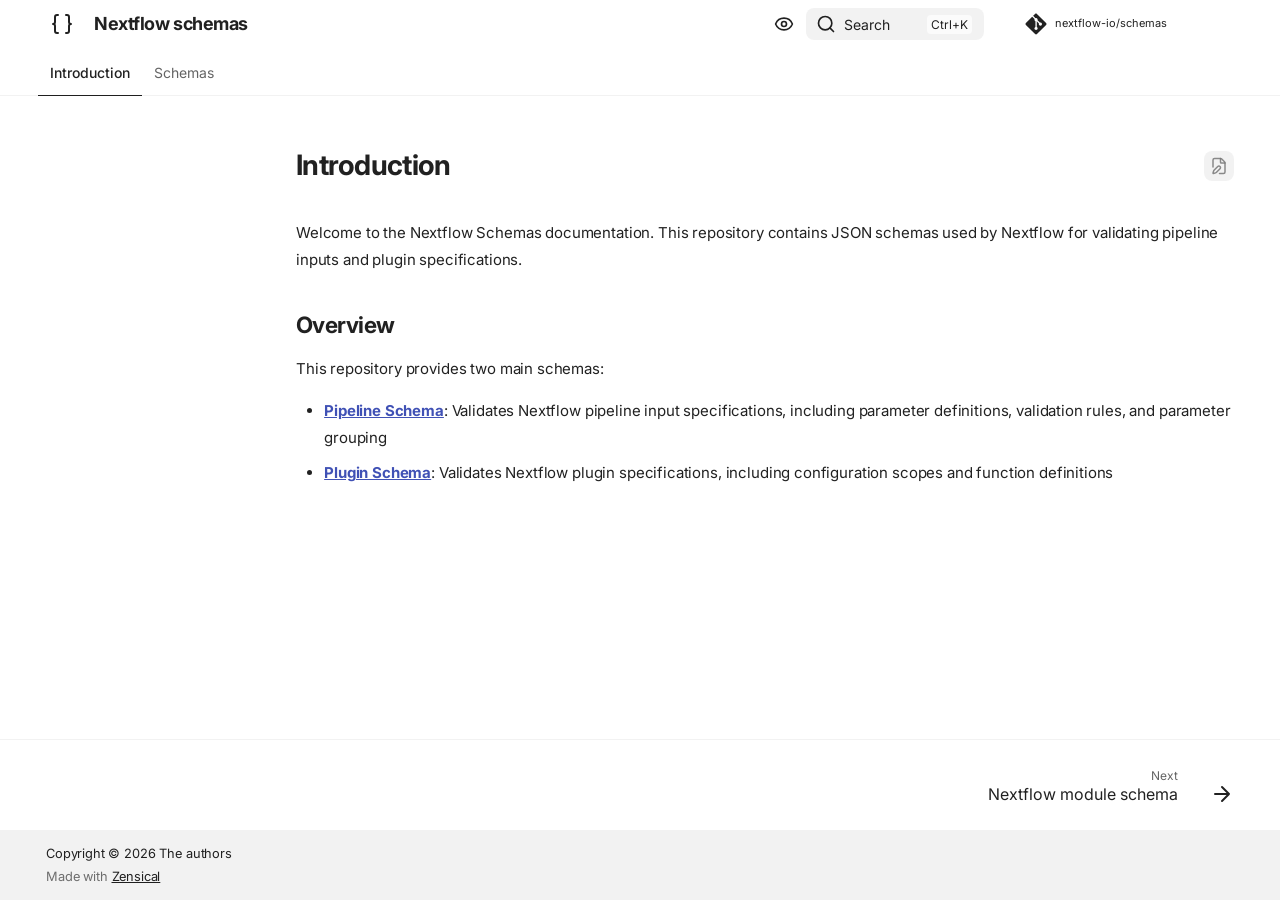
<file: pr-preview/pr-13/index.html>
<!doctype html>
<html lang="en" class="no-js">
  <head>
    
      <meta charset="utf-8">
      <meta name="viewport" content="width=device-width,initial-scale=1">
      
        <meta name="description" content="Specifications of Nextflow schemas">
      
      
        <meta name="author" content="Matthias Hörtenhuber">
      
      
      
      
        <link rel="next" href="schemas/module/v1/schema/">
      
      
        
      
      
      <link rel="icon" href="assets/images/favicon.png">
      <meta name="generator" content="zensical-0.0.15">
    
    
      
        <title>Introduction - Nextflow schemas</title>
      
    
    
      
        
      
      <link rel="stylesheet" href="assets/stylesheets/modern/main.f1b6466b.min.css">
      
        
          
        
        <link rel="stylesheet" href="assets/stylesheets/modern/palette.dfe2e883.min.css">
      
      
  
  
    
  
    
  
    
  
    
  
    
  
    
  
    
  
    
  
    
  
    
  
    
  
    
  
  
  <style>:root{}</style>



    
    
      
    
    
      
        
        
        <link rel="preconnect" href="https://fonts.gstatic.com" crossorigin>
        <link rel="stylesheet" href="https://fonts.googleapis.com/css?family=Inter:300,300i,400,400i,500,500i,700,700i%7CFira+Code:400,400i,700,700i&display=fallback">
        <style>:root{--md-text-font:"Inter";--md-code-font:"Fira Code"}</style>
      
    
    
      <link rel="stylesheet" href="stylesheets/extra.css">
    
    <script>__md_scope=new URL(".",location),__md_hash=e=>[...e].reduce(((e,t)=>(e<<5)-e+t.charCodeAt(0)),0),__md_get=(e,t=localStorage,a=__md_scope)=>JSON.parse(t.getItem(a.pathname+"."+e)),__md_set=(e,t,a=localStorage,_=__md_scope)=>{try{a.setItem(_.pathname+"."+e,JSON.stringify(t))}catch(e){}},document.documentElement.setAttribute("data-platform",navigator.platform)</script>
    
      

    
    
  </head>
  
  
    
    
      
    
    
    
    
    <body dir="ltr" data-md-color-scheme="default" data-md-color-primary="indigo" data-md-color-accent="indigo">
  
    
    <input class="md-toggle" data-md-toggle="drawer" type="checkbox" id="__drawer" autocomplete="off">
    <input class="md-toggle" data-md-toggle="search" type="checkbox" id="__search" autocomplete="off">
    <label class="md-overlay" for="__drawer"></label>
    <div data-md-component="skip">
      
        
        <a href="#introduction" class="md-skip">
          Skip to content
        </a>
      
    </div>
    <div data-md-component="announce">
      
    </div>
    
    
      

  

<header class="md-header md-header--shadow md-header--lifted" data-md-component="header">
  <nav class="md-header__inner md-grid" aria-label="Header">
    <a href="" title="Nextflow schemas" class="md-header__button md-logo" aria-label="Nextflow schemas" data-md-component="logo">
      
  
  <svg xmlns="http://www.w3.org/2000/svg" fill="none" stroke="currentColor" stroke-linecap="round" stroke-linejoin="round" stroke-width="2" class="lucide lucide-braces" viewBox="0 0 24 24"><path d="M8 3H7a2 2 0 0 0-2 2v5a2 2 0 0 1-2 2 2 2 0 0 1 2 2v5c0 1.1.9 2 2 2h1M16 21h1a2 2 0 0 0 2-2v-5c0-1.1.9-2 2-2a2 2 0 0 1-2-2V5a2 2 0 0 0-2-2h-1"/></svg>

    </a>
    <label class="md-header__button md-icon" for="__drawer">
      
      <svg xmlns="http://www.w3.org/2000/svg" fill="none" stroke="currentColor" stroke-linecap="round" stroke-linejoin="round" stroke-width="2" class="lucide lucide-menu" viewBox="0 0 24 24"><path d="M4 5h16M4 12h16M4 19h16"/></svg>
    </label>
    <div class="md-header__title" data-md-component="header-title">
      <div class="md-header__ellipsis">
        <div class="md-header__topic">
          <span class="md-ellipsis">
            Nextflow schemas
          </span>
        </div>
        <div class="md-header__topic" data-md-component="header-topic">
          <span class="md-ellipsis">
            
              Introduction
            
          </span>
        </div>
      </div>
    </div>
    
      
        <form class="md-header__option" data-md-component="palette">
  
    
    
    
    <input class="md-option" data-md-color-media="(prefers-color-scheme)" data-md-color-scheme="default" data-md-color-primary="indigo" data-md-color-accent="indigo"  aria-label="Switch to light mode"  type="radio" name="__palette" id="__palette_0">
    
      <label class="md-header__button md-icon" title="Switch to light mode" for="__palette_1" hidden>
        <svg xmlns="http://www.w3.org/2000/svg" fill="none" stroke="currentColor" stroke-linecap="round" stroke-linejoin="round" stroke-width="2" class="lucide lucide-eye" viewBox="0 0 24 24"><path d="M2.062 12.348a1 1 0 0 1 0-.696 10.75 10.75 0 0 1 19.876 0 1 1 0 0 1 0 .696 10.75 10.75 0 0 1-19.876 0"/><circle cx="12" cy="12" r="3"/></svg>
      </label>
    
  
    
    
    
    <input class="md-option" data-md-color-media="(prefers-color-scheme: light)" data-md-color-scheme="default" data-md-color-primary="indigo" data-md-color-accent="indigo"  aria-label="Switch to dark mode"  type="radio" name="__palette" id="__palette_1">
    
      <label class="md-header__button md-icon" title="Switch to dark mode" for="__palette_2" hidden>
        <svg xmlns="http://www.w3.org/2000/svg" fill="none" stroke="currentColor" stroke-linecap="round" stroke-linejoin="round" stroke-width="2" class="lucide lucide-sun" viewBox="0 0 24 24"><circle cx="12" cy="12" r="4"/><path d="M12 2v2M12 20v2M4.93 4.93l1.41 1.41M17.66 17.66l1.41 1.41M2 12h2M20 12h2M6.34 17.66l-1.41 1.41M19.07 4.93l-1.41 1.41"/></svg>
      </label>
    
  
    
    
    
    <input class="md-option" data-md-color-media="(prefers-color-scheme: dark)" data-md-color-scheme="slate" data-md-color-primary="indigo" data-md-color-accent="indigo"  aria-label="Switch to system preference"  type="radio" name="__palette" id="__palette_2">
    
      <label class="md-header__button md-icon" title="Switch to system preference" for="__palette_0" hidden>
        <svg xmlns="http://www.w3.org/2000/svg" fill="none" stroke="currentColor" stroke-linecap="round" stroke-linejoin="round" stroke-width="2" class="lucide lucide-moon" viewBox="0 0 24 24"><path d="M20.985 12.486a9 9 0 1 1-9.473-9.472c.405-.022.617.46.402.803a6 6 0 0 0 8.268 8.268c.344-.215.825-.004.803.401"/></svg>
      </label>
    
  
</form>
      
    
    
      <script>var palette=__md_get("__palette");if(palette&&palette.color){if("(prefers-color-scheme)"===palette.color.media){var media=matchMedia("(prefers-color-scheme: light)"),input=document.querySelector(media.matches?"[data-md-color-media='(prefers-color-scheme: light)']":"[data-md-color-media='(prefers-color-scheme: dark)']");palette.color.media=input.getAttribute("data-md-color-media"),palette.color.scheme=input.getAttribute("data-md-color-scheme"),palette.color.primary=input.getAttribute("data-md-color-primary"),palette.color.accent=input.getAttribute("data-md-color-accent")}for(var[key,value]of Object.entries(palette.color))document.body.setAttribute("data-md-color-"+key,value)}</script>
    
    
    
      
      
        <label class="md-header__button md-icon" for="__search">
          
          <svg xmlns="http://www.w3.org/2000/svg" fill="none" stroke="currentColor" stroke-linecap="round" stroke-linejoin="round" stroke-width="2" class="lucide lucide-search" viewBox="0 0 24 24"><path d="m21 21-4.34-4.34"/><circle cx="11" cy="11" r="8"/></svg>
        </label>
        <div class="md-search" data-md-component="search" role="dialog" aria-label="Search">
  <button type="button" class="md-search__button">
    Search
  </button>
</div>
      
    
    <div class="md-header__source">
      
        <a href="https://github.com/nextflow-io/schemas" title="Go to repository" class="md-source" data-md-component="source">
  <div class="md-source__icon md-icon">
    
    <svg xmlns="http://www.w3.org/2000/svg" viewBox="0 0 448 512"><!--! Font Awesome Free 7.1.0 by @fontawesome - https://fontawesome.com License - https://fontawesome.com/license/free (Icons: CC BY 4.0, Fonts: SIL OFL 1.1, Code: MIT License) Copyright 2025 Fonticons, Inc.--><path fill="currentColor" d="M439.6 236.1 244 40.5c-5.4-5.5-12.8-8.5-20.4-8.5s-15 3-20.4 8.4L162.5 81l51.5 51.5c27.1-9.1 52.7 16.8 43.4 43.7l49.7 49.7c34.2-11.8 61.2 31 35.5 56.7-26.5 26.5-70.2-2.9-56-37.3L240.3 199v121.9c25.3 12.5 22.3 41.8 9.1 55-6.4 6.4-15.2 10.1-24.3 10.1s-17.8-3.6-24.3-10.1c-17.6-17.6-11.1-46.9 11.2-56v-123c-20.8-8.5-24.6-30.7-18.6-45L142.6 101 8.5 235.1C3 240.6 0 247.9 0 255.5s3 15 8.5 20.4l195.6 195.7c5.4 5.4 12.7 8.4 20.4 8.4s15-3 20.4-8.4l194.7-194.7c5.4-5.4 8.4-12.8 8.4-20.4s-3-15-8.4-20.4"/></svg>
  </div>
  <div class="md-source__repository">
    nextflow-io/schemas
  </div>
</a>
      
    </div>
  </nav>
  
    
      
<nav class="md-tabs" aria-label="Tabs" data-md-component="tabs">
  <div class="md-grid">
    <ul class="md-tabs__list">
      
        
  
  
  
    
  
  
    <li class="md-tabs__item md-tabs__item--active">
      <a href="" class="md-tabs__link">
        
  
  Introduction

      </a>
    </li>
  

      
        
  
  
  
  
    
    
      
  
  
  
  
    
    
      
  
  
  
  
    
    
      <li class="md-tabs__item">
        <a href="schemas/module/v1/schema/" class="md-tabs__link">
          
  
  Schemas

        </a>
      </li>
    
  

    
  

    
  

      
    </ul>
  </div>
</nav>
    
  
</header>
    
    <div class="md-container" data-md-component="container">
      
      
        
      
      <main class="md-main" data-md-component="main">
        <div class="md-main__inner md-grid">
          
            
              
                
              
              <div class="md-sidebar md-sidebar--primary" data-md-component="sidebar" data-md-type="navigation" >
                <div class="md-sidebar__scrollwrap">
                  <div class="md-sidebar__inner">
                    


  


<nav class="md-nav md-nav--primary md-nav--lifted" aria-label="Navigation" data-md-level="0">
  <label class="md-nav__title" for="__drawer">
    <a href="" title="Nextflow schemas" class="md-nav__button md-logo" aria-label="Nextflow schemas" data-md-component="logo">
      
  
  <svg xmlns="http://www.w3.org/2000/svg" fill="none" stroke="currentColor" stroke-linecap="round" stroke-linejoin="round" stroke-width="2" class="lucide lucide-braces" viewBox="0 0 24 24"><path d="M8 3H7a2 2 0 0 0-2 2v5a2 2 0 0 1-2 2 2 2 0 0 1 2 2v5c0 1.1.9 2 2 2h1M16 21h1a2 2 0 0 0 2-2v-5c0-1.1.9-2 2-2a2 2 0 0 1-2-2V5a2 2 0 0 0-2-2h-1"/></svg>

    </a>
    Nextflow schemas
  </label>
  
    <div class="md-nav__source">
      <a href="https://github.com/nextflow-io/schemas" title="Go to repository" class="md-source" data-md-component="source">
  <div class="md-source__icon md-icon">
    
    <svg xmlns="http://www.w3.org/2000/svg" viewBox="0 0 448 512"><!--! Font Awesome Free 7.1.0 by @fontawesome - https://fontawesome.com License - https://fontawesome.com/license/free (Icons: CC BY 4.0, Fonts: SIL OFL 1.1, Code: MIT License) Copyright 2025 Fonticons, Inc.--><path fill="currentColor" d="M439.6 236.1 244 40.5c-5.4-5.5-12.8-8.5-20.4-8.5s-15 3-20.4 8.4L162.5 81l51.5 51.5c27.1-9.1 52.7 16.8 43.4 43.7l49.7 49.7c34.2-11.8 61.2 31 35.5 56.7-26.5 26.5-70.2-2.9-56-37.3L240.3 199v121.9c25.3 12.5 22.3 41.8 9.1 55-6.4 6.4-15.2 10.1-24.3 10.1s-17.8-3.6-24.3-10.1c-17.6-17.6-11.1-46.9 11.2-56v-123c-20.8-8.5-24.6-30.7-18.6-45L142.6 101 8.5 235.1C3 240.6 0 247.9 0 255.5s3 15 8.5 20.4l195.6 195.7c5.4 5.4 12.7 8.4 20.4 8.4s15-3 20.4-8.4l194.7-194.7c5.4-5.4 8.4-12.8 8.4-20.4s-3-15-8.4-20.4"/></svg>
  </div>
  <div class="md-source__repository">
    nextflow-io/schemas
  </div>
</a>
    </div>
  
  <ul class="md-nav__list" data-md-scrollfix>
    
      
      
  
  
    
  
  
  
    <li class="md-nav__item md-nav__item--active">
      
      <input class="md-nav__toggle md-toggle" type="checkbox" id="__toc">
      
      
        
      
      
        <label class="md-nav__link md-nav__link--active" for="__toc">
          
  
  
  <span class="md-ellipsis">
    
  
    Introduction
  

    
  </span>
  
  

          <span class="md-nav__icon md-icon"></span>
        </label>
      
      <a href="" class="md-nav__link md-nav__link--active">
        
  
  
  <span class="md-ellipsis">
    
  
    Introduction
  

    
  </span>
  
  

      </a>
      
        


<nav class="md-nav md-nav--secondary" aria-label="On this page">
  
  
  
    
  
  
    <label class="md-nav__title" for="__toc">
      <span class="md-nav__icon md-icon"></span>
      On this page
    </label>
    <ul class="md-nav__list" data-md-component="toc" data-md-scrollfix>
      
        <li class="md-nav__item">
  <a href="#overview" class="md-nav__link">
    <span class="md-ellipsis">
      
        Overview
      
    </span>
  </a>
  
</li>
      
    </ul>
  
</nav>
      
    </li>
  

    
      
      
  
  
  
  
    
    
      
        
      
        
      
        
      
    
    
    
      
      
        
      
    
    
    <li class="md-nav__item md-nav__item--nested">
      
        
        
        <input class="md-nav__toggle md-toggle " type="checkbox" id="__nav_2" >
        
          
          <label class="md-nav__link" for="__nav_2" id="__nav_2_label" tabindex="0">
            
  
  
  <span class="md-ellipsis">
    
  
    Schemas
  

    
  </span>
  
  

            <span class="md-nav__icon md-icon"></span>
          </label>
        
        <nav class="md-nav" data-md-level="1" aria-labelledby="__nav_2_label" aria-expanded="false">
          <label class="md-nav__title" for="__nav_2">
            <span class="md-nav__icon md-icon"></span>
            
  
    Schemas
  

          </label>
          <ul class="md-nav__list" data-md-scrollfix>
            
              
                
  
  
  
  
    
    
      
        
      
    
    
    
      
      
        
      
    
    
    <li class="md-nav__item md-nav__item--nested">
      
        
        
        <input class="md-nav__toggle md-toggle " type="checkbox" id="__nav_2_1" >
        
          
          <label class="md-nav__link" for="__nav_2_1" id="__nav_2_1_label" tabindex="0">
            
  
  
  <span class="md-ellipsis">
    
  
    Module
  

    
  </span>
  
  

            <span class="md-nav__icon md-icon"></span>
          </label>
        
        <nav class="md-nav" data-md-level="2" aria-labelledby="__nav_2_1_label" aria-expanded="false">
          <label class="md-nav__title" for="__nav_2_1">
            <span class="md-nav__icon md-icon"></span>
            
  
    Module
  

          </label>
          <ul class="md-nav__list" data-md-scrollfix>
            
              
                
  
  
  
  
    
    
      
        
      
    
    
    
      
      
        
      
    
    
    <li class="md-nav__item md-nav__item--nested">
      
        
        
        <input class="md-nav__toggle md-toggle " type="checkbox" id="__nav_2_1_1" >
        
          
          <label class="md-nav__link" for="__nav_2_1_1" id="__nav_2_1_1_label" tabindex="0">
            
  
  
  <span class="md-ellipsis">
    
  
    V1
  

    
  </span>
  
  

            <span class="md-nav__icon md-icon"></span>
          </label>
        
        <nav class="md-nav" data-md-level="3" aria-labelledby="__nav_2_1_1_label" aria-expanded="false">
          <label class="md-nav__title" for="__nav_2_1_1">
            <span class="md-nav__icon md-icon"></span>
            
  
    V1
  

          </label>
          <ul class="md-nav__list" data-md-scrollfix>
            
              
                
  
  
  
  
    <li class="md-nav__item">
      <a href="schemas/module/v1/schema/" class="md-nav__link">
        
  
  
  <span class="md-ellipsis">
    
  
    Nextflow module schema
  

    
  </span>
  
  

      </a>
    </li>
  

              
            
          </ul>
        </nav>
      
    </li>
  

              
            
          </ul>
        </nav>
      
    </li>
  

              
            
              
                
  
  
  
  
    
    
      
        
      
    
    
    
      
      
        
      
    
    
    <li class="md-nav__item md-nav__item--nested">
      
        
        
        <input class="md-nav__toggle md-toggle " type="checkbox" id="__nav_2_2" >
        
          
          <label class="md-nav__link" for="__nav_2_2" id="__nav_2_2_label" tabindex="0">
            
  
  
  <span class="md-ellipsis">
    
  
    Pipeline
  

    
  </span>
  
  

            <span class="md-nav__icon md-icon"></span>
          </label>
        
        <nav class="md-nav" data-md-level="2" aria-labelledby="__nav_2_2_label" aria-expanded="false">
          <label class="md-nav__title" for="__nav_2_2">
            <span class="md-nav__icon md-icon"></span>
            
  
    Pipeline
  

          </label>
          <ul class="md-nav__list" data-md-scrollfix>
            
              
                
  
  
  
  
    
    
      
        
      
    
    
    
      
      
        
      
    
    
    <li class="md-nav__item md-nav__item--nested">
      
        
        
        <input class="md-nav__toggle md-toggle " type="checkbox" id="__nav_2_2_1" >
        
          
          <label class="md-nav__link" for="__nav_2_2_1" id="__nav_2_2_1_label" tabindex="0">
            
  
  
  <span class="md-ellipsis">
    
  
    V1
  

    
  </span>
  
  

            <span class="md-nav__icon md-icon"></span>
          </label>
        
        <nav class="md-nav" data-md-level="3" aria-labelledby="__nav_2_2_1_label" aria-expanded="false">
          <label class="md-nav__title" for="__nav_2_2_1">
            <span class="md-nav__icon md-icon"></span>
            
  
    V1
  

          </label>
          <ul class="md-nav__list" data-md-scrollfix>
            
              
                
  
  
  
  
    <li class="md-nav__item">
      <a href="schemas/pipeline/v1/schema/" class="md-nav__link">
        
  
  
  <span class="md-ellipsis">
    
  
    Schema for Nextflow pipeline specs
  

    
  </span>
  
  

      </a>
    </li>
  

              
            
          </ul>
        </nav>
      
    </li>
  

              
            
          </ul>
        </nav>
      
    </li>
  

              
            
              
                
  
  
  
  
    
    
      
        
      
    
    
    
      
      
        
      
    
    
    <li class="md-nav__item md-nav__item--nested">
      
        
        
        <input class="md-nav__toggle md-toggle " type="checkbox" id="__nav_2_3" >
        
          
          <label class="md-nav__link" for="__nav_2_3" id="__nav_2_3_label" tabindex="0">
            
  
  
  <span class="md-ellipsis">
    
  
    Plugin
  

    
  </span>
  
  

            <span class="md-nav__icon md-icon"></span>
          </label>
        
        <nav class="md-nav" data-md-level="2" aria-labelledby="__nav_2_3_label" aria-expanded="false">
          <label class="md-nav__title" for="__nav_2_3">
            <span class="md-nav__icon md-icon"></span>
            
  
    Plugin
  

          </label>
          <ul class="md-nav__list" data-md-scrollfix>
            
              
                
  
  
  
  
    
    
      
        
      
    
    
    
      
      
        
      
    
    
    <li class="md-nav__item md-nav__item--nested">
      
        
        
        <input class="md-nav__toggle md-toggle " type="checkbox" id="__nav_2_3_1" >
        
          
          <label class="md-nav__link" for="__nav_2_3_1" id="__nav_2_3_1_label" tabindex="0">
            
  
  
  <span class="md-ellipsis">
    
  
    V1
  

    
  </span>
  
  

            <span class="md-nav__icon md-icon"></span>
          </label>
        
        <nav class="md-nav" data-md-level="3" aria-labelledby="__nav_2_3_1_label" aria-expanded="false">
          <label class="md-nav__title" for="__nav_2_3_1">
            <span class="md-nav__icon md-icon"></span>
            
  
    V1
  

          </label>
          <ul class="md-nav__list" data-md-scrollfix>
            
              
                
  
  
  
  
    <li class="md-nav__item">
      <a href="schemas/plugin/v1/schema/" class="md-nav__link">
        
  
  
  <span class="md-ellipsis">
    
  
    Nextflow plugin schema
  

    
  </span>
  
  

      </a>
    </li>
  

              
            
          </ul>
        </nav>
      
    </li>
  

              
            
          </ul>
        </nav>
      
    </li>
  

              
            
          </ul>
        </nav>
      
    </li>
  

    
  </ul>
</nav>
                  </div>
                </div>
              </div>
            
            
              
                
              
              <div class="md-sidebar md-sidebar--secondary" data-md-component="sidebar" data-md-type="toc" hidden>
                <div class="md-sidebar__scrollwrap">
                  <div class="md-sidebar__inner">
                    


<nav class="md-nav md-nav--secondary" aria-label="On this page">
  
  
  
    
  
  
    <label class="md-nav__title" for="__toc">
      <span class="md-nav__icon md-icon"></span>
      On this page
    </label>
    <ul class="md-nav__list" data-md-component="toc" data-md-scrollfix>
      
        <li class="md-nav__item">
  <a href="#overview" class="md-nav__link">
    <span class="md-ellipsis">
      
        Overview
      
    </span>
  </a>
  
</li>
      
    </ul>
  
</nav>
                  </div>
                </div>
              </div>
            
          
          
            <div class="md-content" data-md-component="content">
              
                

  



  


              
              <article class="md-content__inner md-typeset">
                
                  
  
    <a href="https://github.com/nextflow-io/schemas/edit/master/docs/index.md" title="Edit this page" class="md-content__button md-icon" rel="edit">
      
      <svg xmlns="http://www.w3.org/2000/svg" fill="none" stroke="currentColor" stroke-linecap="round" stroke-linejoin="round" stroke-width="2" class="lucide lucide-file-pen" viewBox="0 0 24 24"><path d="M12.659 22H18a2 2 0 0 0 2-2V8a2.4 2.4 0 0 0-.706-1.706l-3.588-3.588A2.4 2.4 0 0 0 14 2H6a2 2 0 0 0-2 2v9.34"/><path d="M14 2v5a1 1 0 0 0 1 1h5M10.378 12.622a1 1 0 0 1 3 3.003L8.36 20.637a2 2 0 0 1-.854.506l-2.867.837a.5.5 0 0 1-.62-.62l.836-2.869a2 2 0 0 1 .506-.853z"/></svg>
    </a>
  
  


<h1 id="introduction">Introduction<a class="headerlink" href="#introduction" title="Permanent link">&para;</a></h1>
<p>Welcome to the Nextflow Schemas documentation. This repository contains JSON schemas used by Nextflow for validating pipeline inputs and plugin specifications.</p>
<h2 id="overview">Overview<a class="headerlink" href="#overview" title="Permanent link">&para;</a></h2>
<p>This repository provides two main schemas:</p>
<ul>
<li><strong><a href="schemas/pipeline/v1/schema">Pipeline Schema</a></strong>: Validates Nextflow pipeline input specifications, including parameter definitions, validation rules, and parameter grouping</li>
<li><strong><a href="schemas/plugin/v1/schema">Plugin Schema</a></strong>: Validates Nextflow plugin specifications, including configuration scopes and function definitions</li>
</ul>

  









  
  




  



                
              </article>
            </div>
          
          
  <script>var tabs=__md_get("__tabs");if(Array.isArray(tabs))e:for(var set of document.querySelectorAll(".tabbed-set")){var labels=set.querySelector(".tabbed-labels");for(var tab of tabs)for(var label of labels.getElementsByTagName("label"))if(label.innerText.trim()===tab){var input=document.getElementById(label.htmlFor);input.checked=!0;continue e}}</script>

<script>var target=document.getElementById(location.hash.slice(1));target&&target.name&&(target.checked=target.name.startsWith("__tabbed_"))</script>
        </div>
        
          <button type="button" class="md-top md-icon" data-md-component="top" hidden>
  
  <svg xmlns="http://www.w3.org/2000/svg" fill="none" stroke="currentColor" stroke-linecap="round" stroke-linejoin="round" stroke-width="2" class="lucide lucide-circle-arrow-up" viewBox="0 0 24 24"><circle cx="12" cy="12" r="10"/><path d="m16 12-4-4-4 4M12 16V8"/></svg>
  Back to top
</button>
        
      </main>
      
        <footer class="md-footer">
  
    
      
        
      
      <nav class="md-footer__inner md-grid" aria-label="Footer" >
        
        
          
          <a href="schemas/module/v1/schema/" class="md-footer__link md-footer__link--next" aria-label="Next: Nextflow module schema">
            <div class="md-footer__title">
              <span class="md-footer__direction">
                Next
              </span>
              <div class="md-ellipsis">
                Nextflow module schema
              </div>
            </div>
            <div class="md-footer__button md-icon">
              
              <svg xmlns="http://www.w3.org/2000/svg" fill="none" stroke="currentColor" stroke-linecap="round" stroke-linejoin="round" stroke-width="2" class="lucide lucide-arrow-right" viewBox="0 0 24 24"><path d="M5 12h14M12 5l7 7-7 7"/></svg>
            </div>
          </a>
        
      </nav>
    
  
  <div class="md-footer-meta md-typeset">
    <div class="md-footer-meta__inner md-grid">
      <div class="md-copyright">
  
    <div class="md-copyright__highlight">
      Copyright &copy; 2026 The authors

    </div>
  
  
    Made with
    <a href="https://zensical.org/" target="_blank" rel="noopener">
      Zensical
    </a>
  
</div>
      
    </div>
  </div>
</footer>
      
    </div>
    <div class="md-dialog" data-md-component="dialog">
      <div class="md-dialog__inner md-typeset"></div>
    </div>
    
    
    
      
      
      
      <script id="__config" type="application/json">{"annotate":null,"base":".","features":["announce.dismiss","content.action.edit","content.code.annotate","content.code.copy","content.code.select","content.footnote.tooltips","content.tabs.link","content.tooltips","navigation.footer","navigation.indexes","navigation.instant","navigation.instant.prefetch","navigation.path","navigation.sections","navigation.tabs","navigation.tabs.sticky","navigation.top","navigation.tracking","search.highlight","toc.follow"],"search":"assets/javascripts/workers/search.e2d2d235.min.js","tags":null,"translations":{"clipboard.copied":"Copied to clipboard","clipboard.copy":"Copy to clipboard","search.result.more.one":"1 more on this page","search.result.more.other":"# more on this page","search.result.none":"No matching documents","search.result.one":"1 matching document","search.result.other":"# matching documents","search.result.placeholder":"Type to start searching","search.result.term.missing":"Missing","select.version":"Select version"},"version":null}</script>
    
    
      <script src="assets/javascripts/bundle.00c35305.min.js"></script>
      
    
  </body>
</html>
</file>
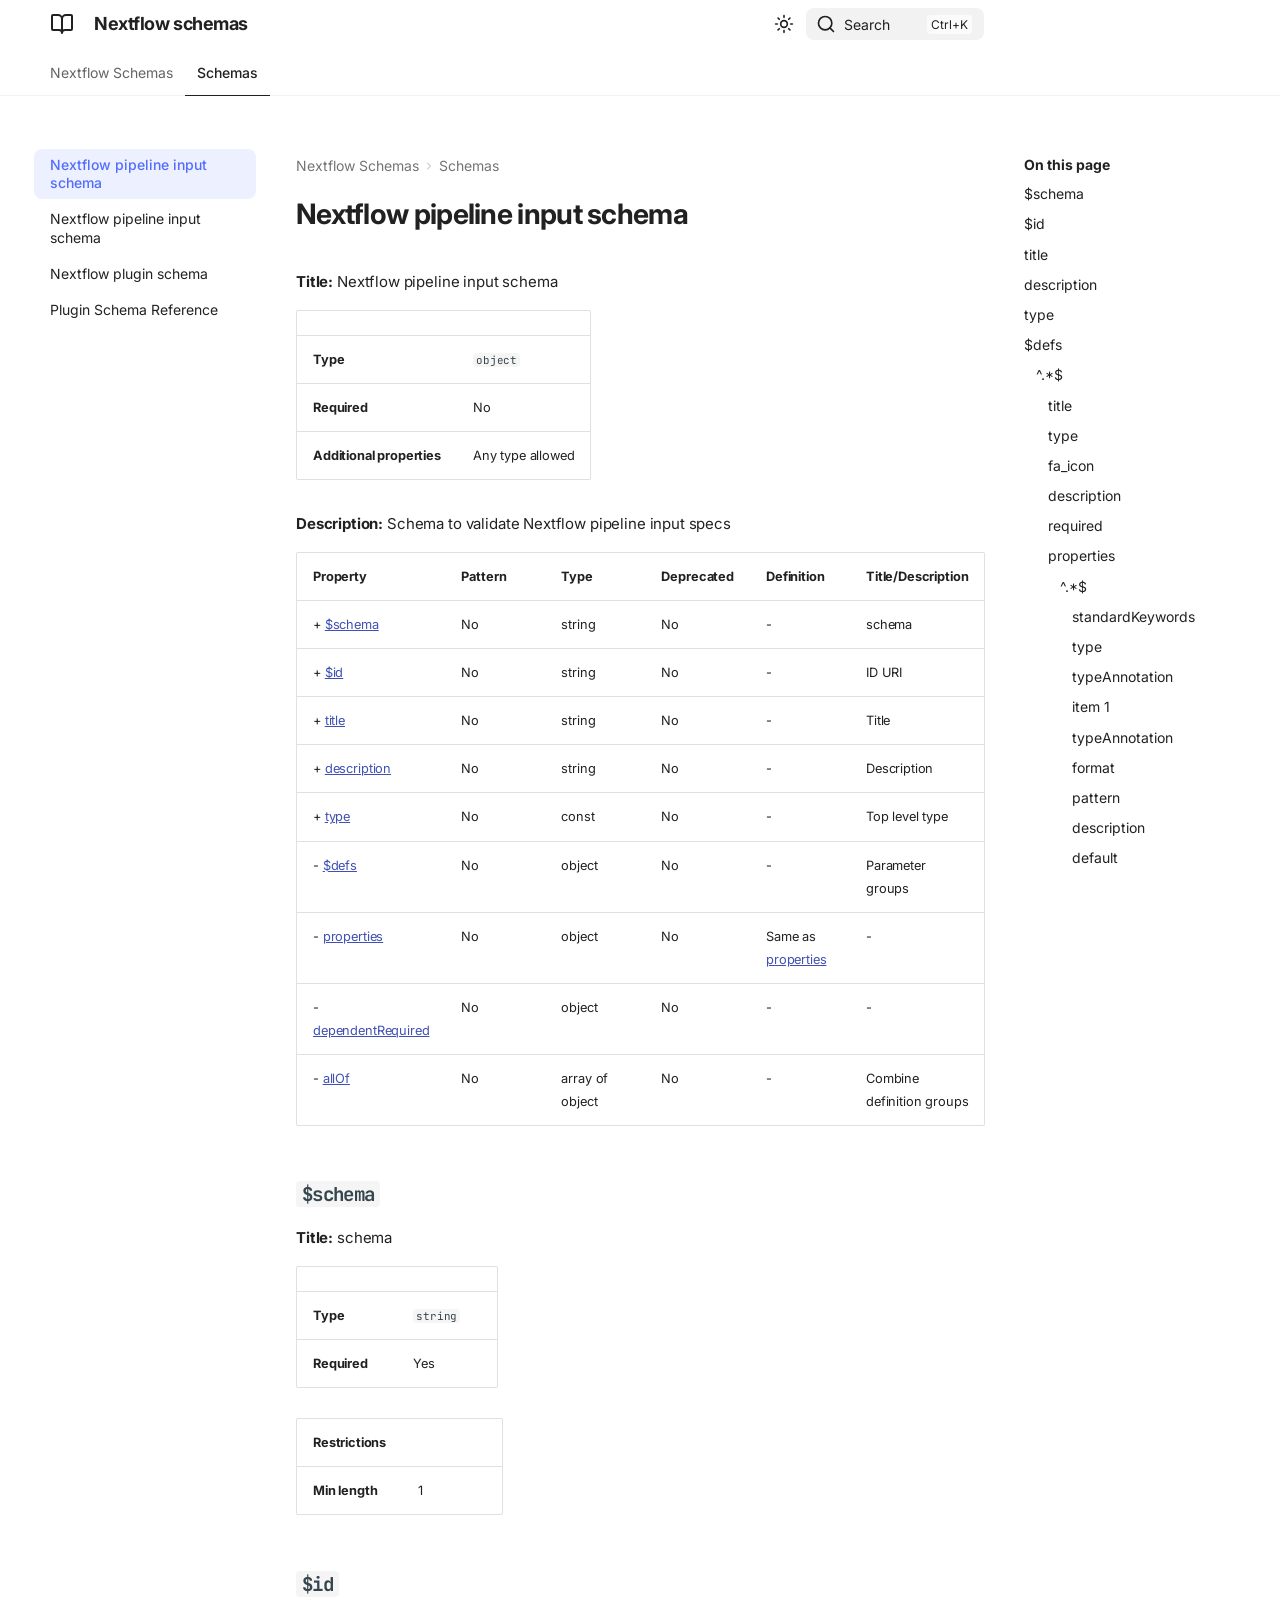
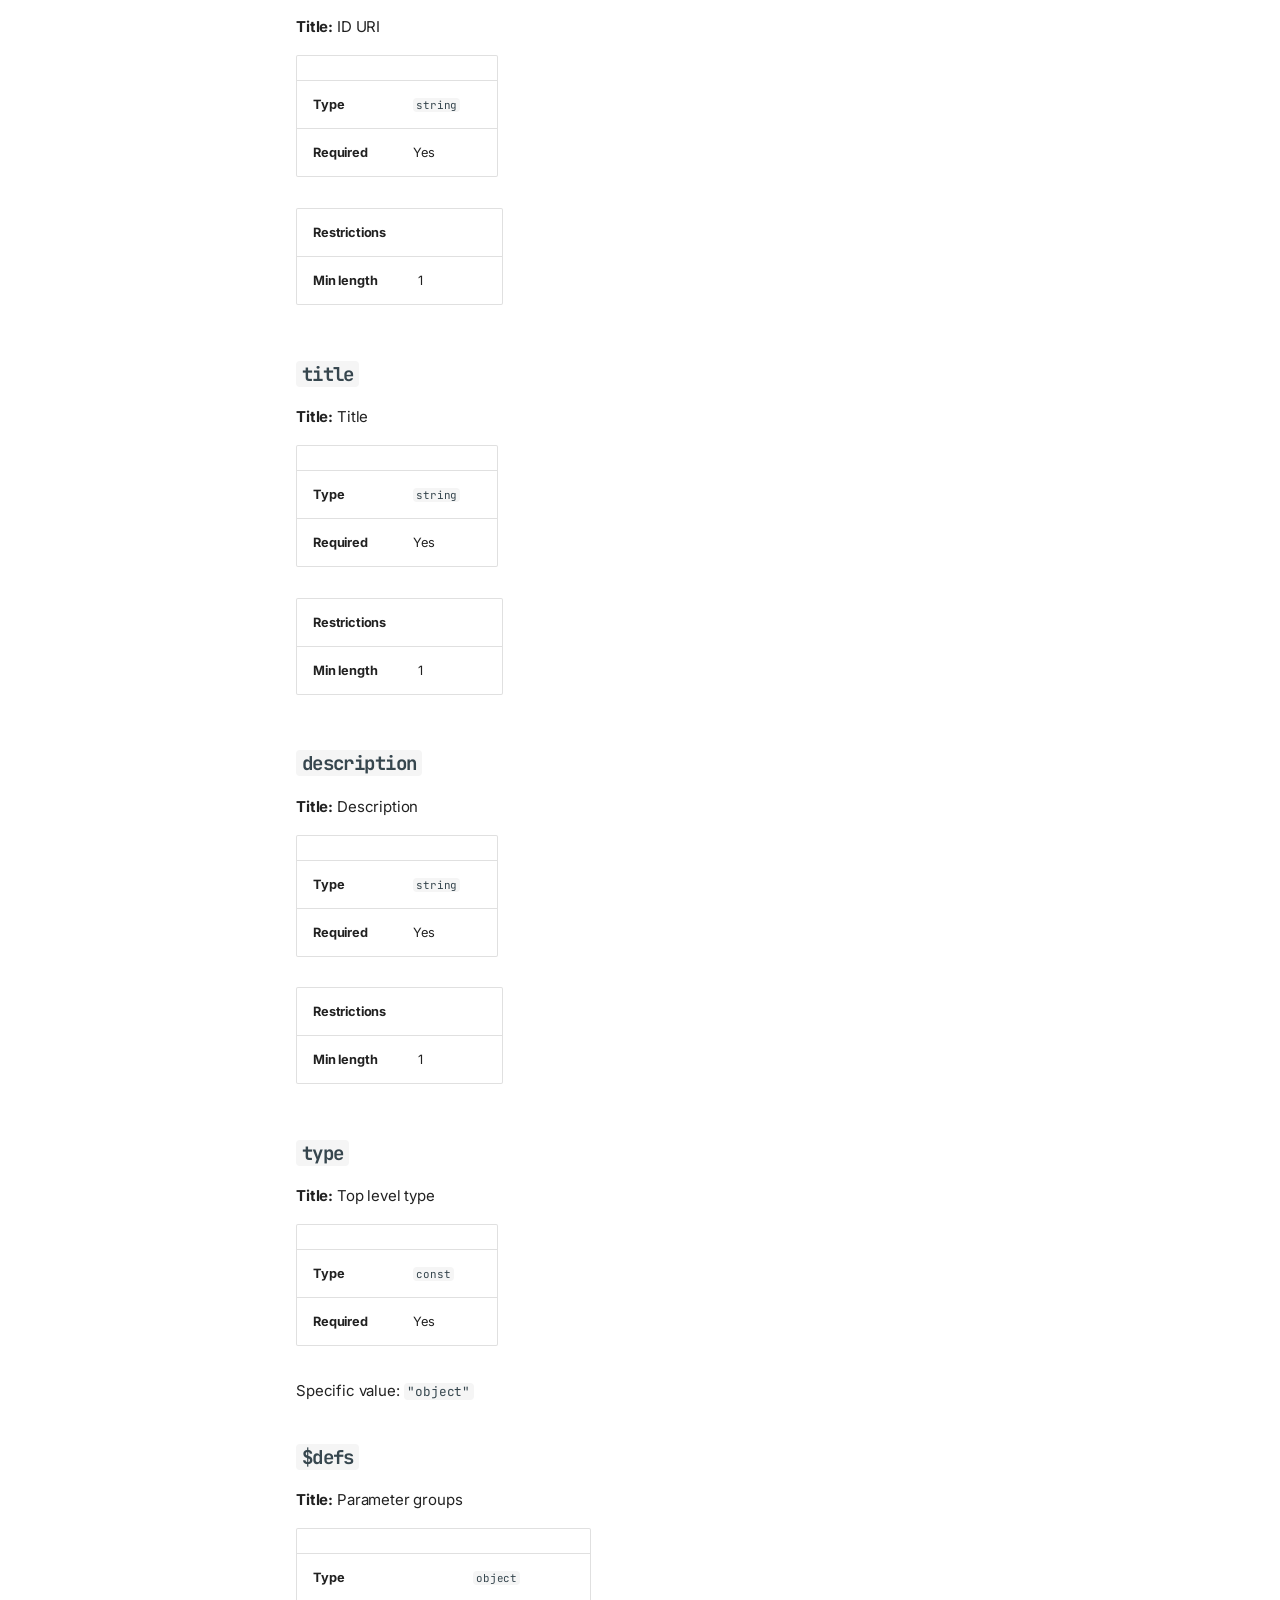
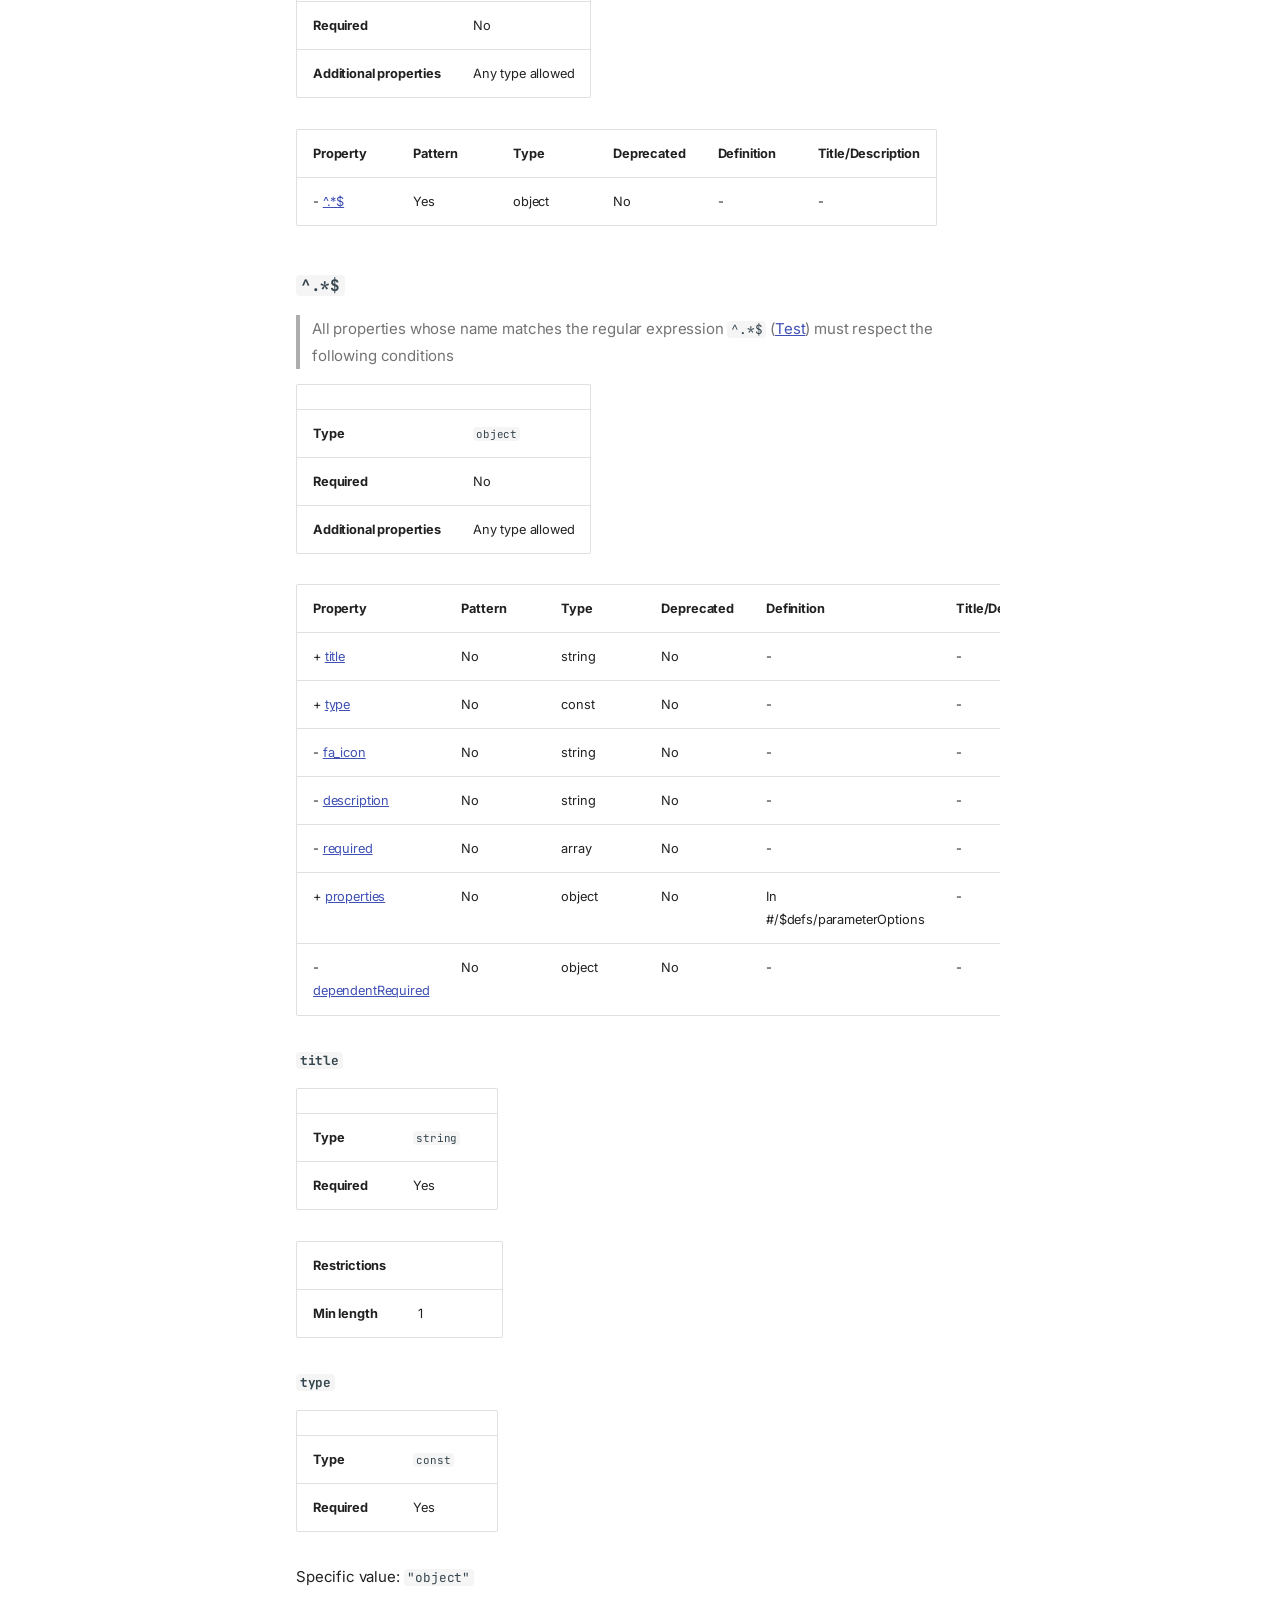
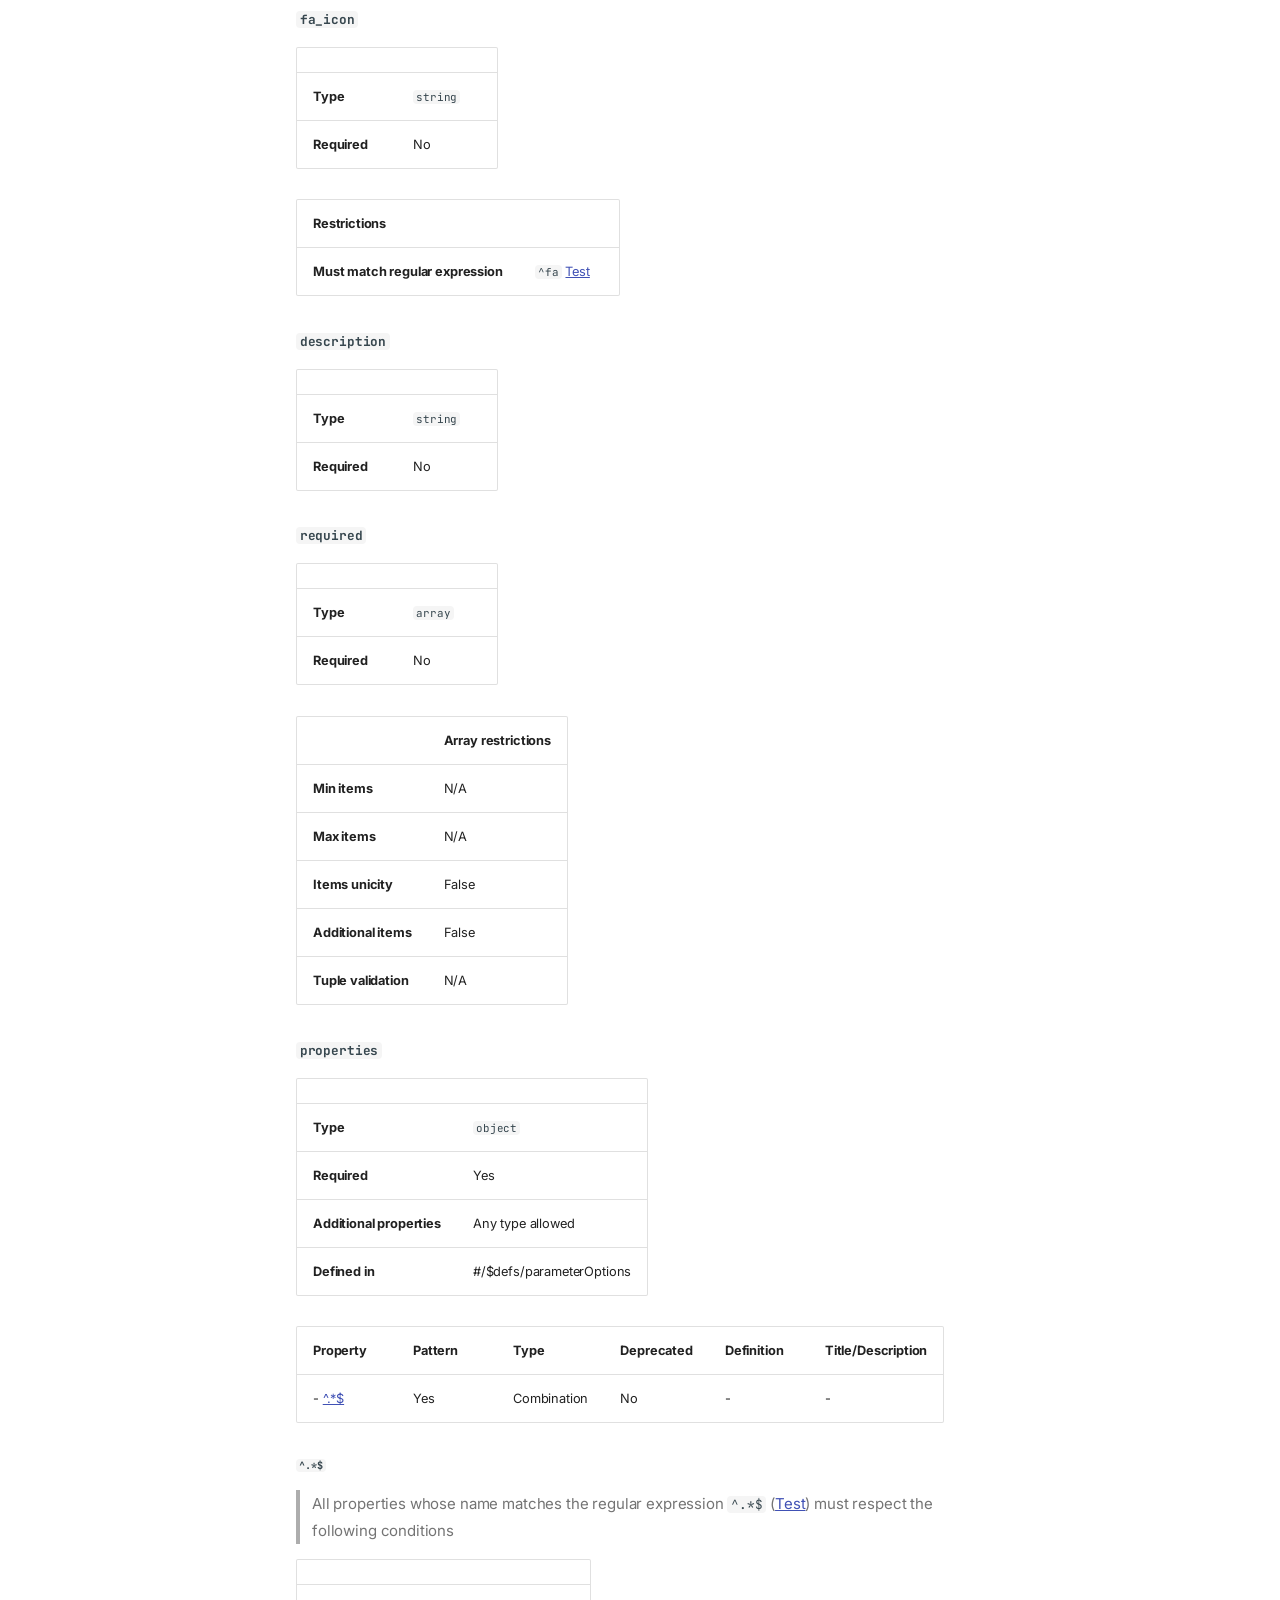
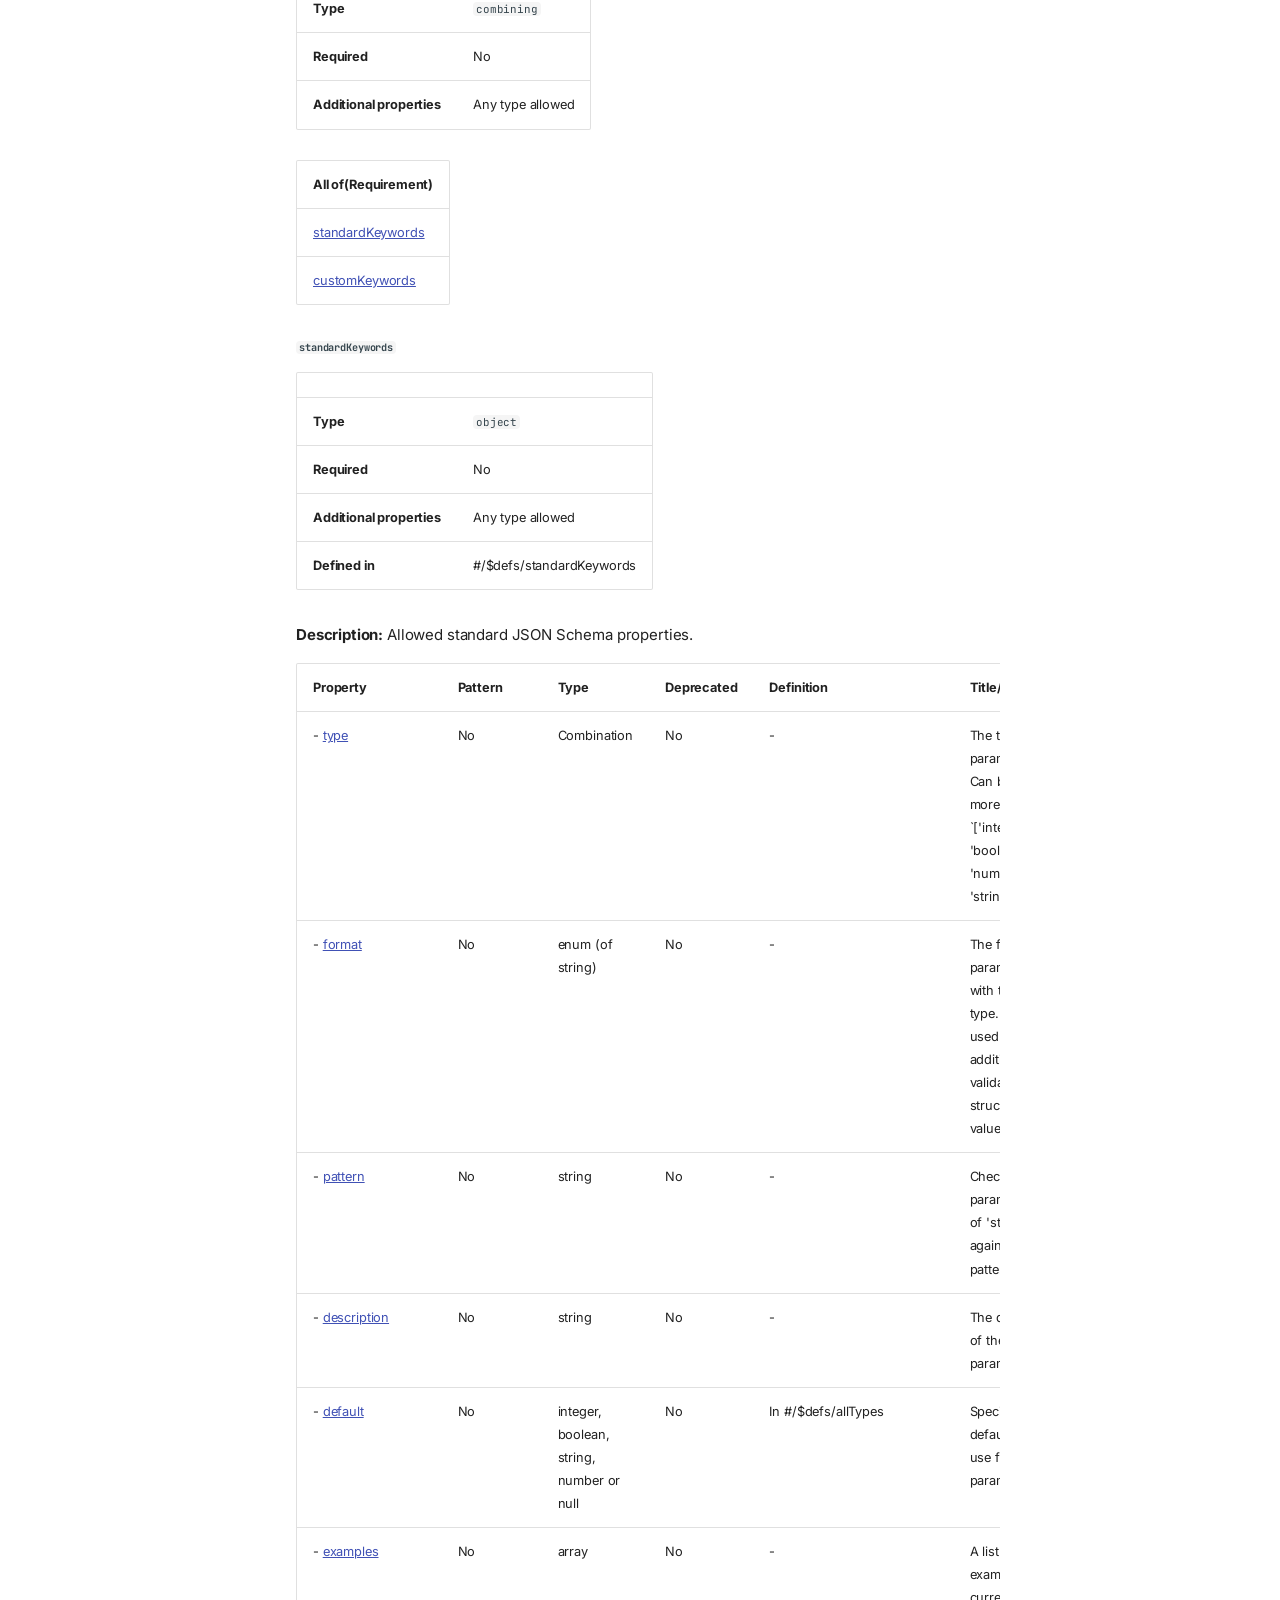
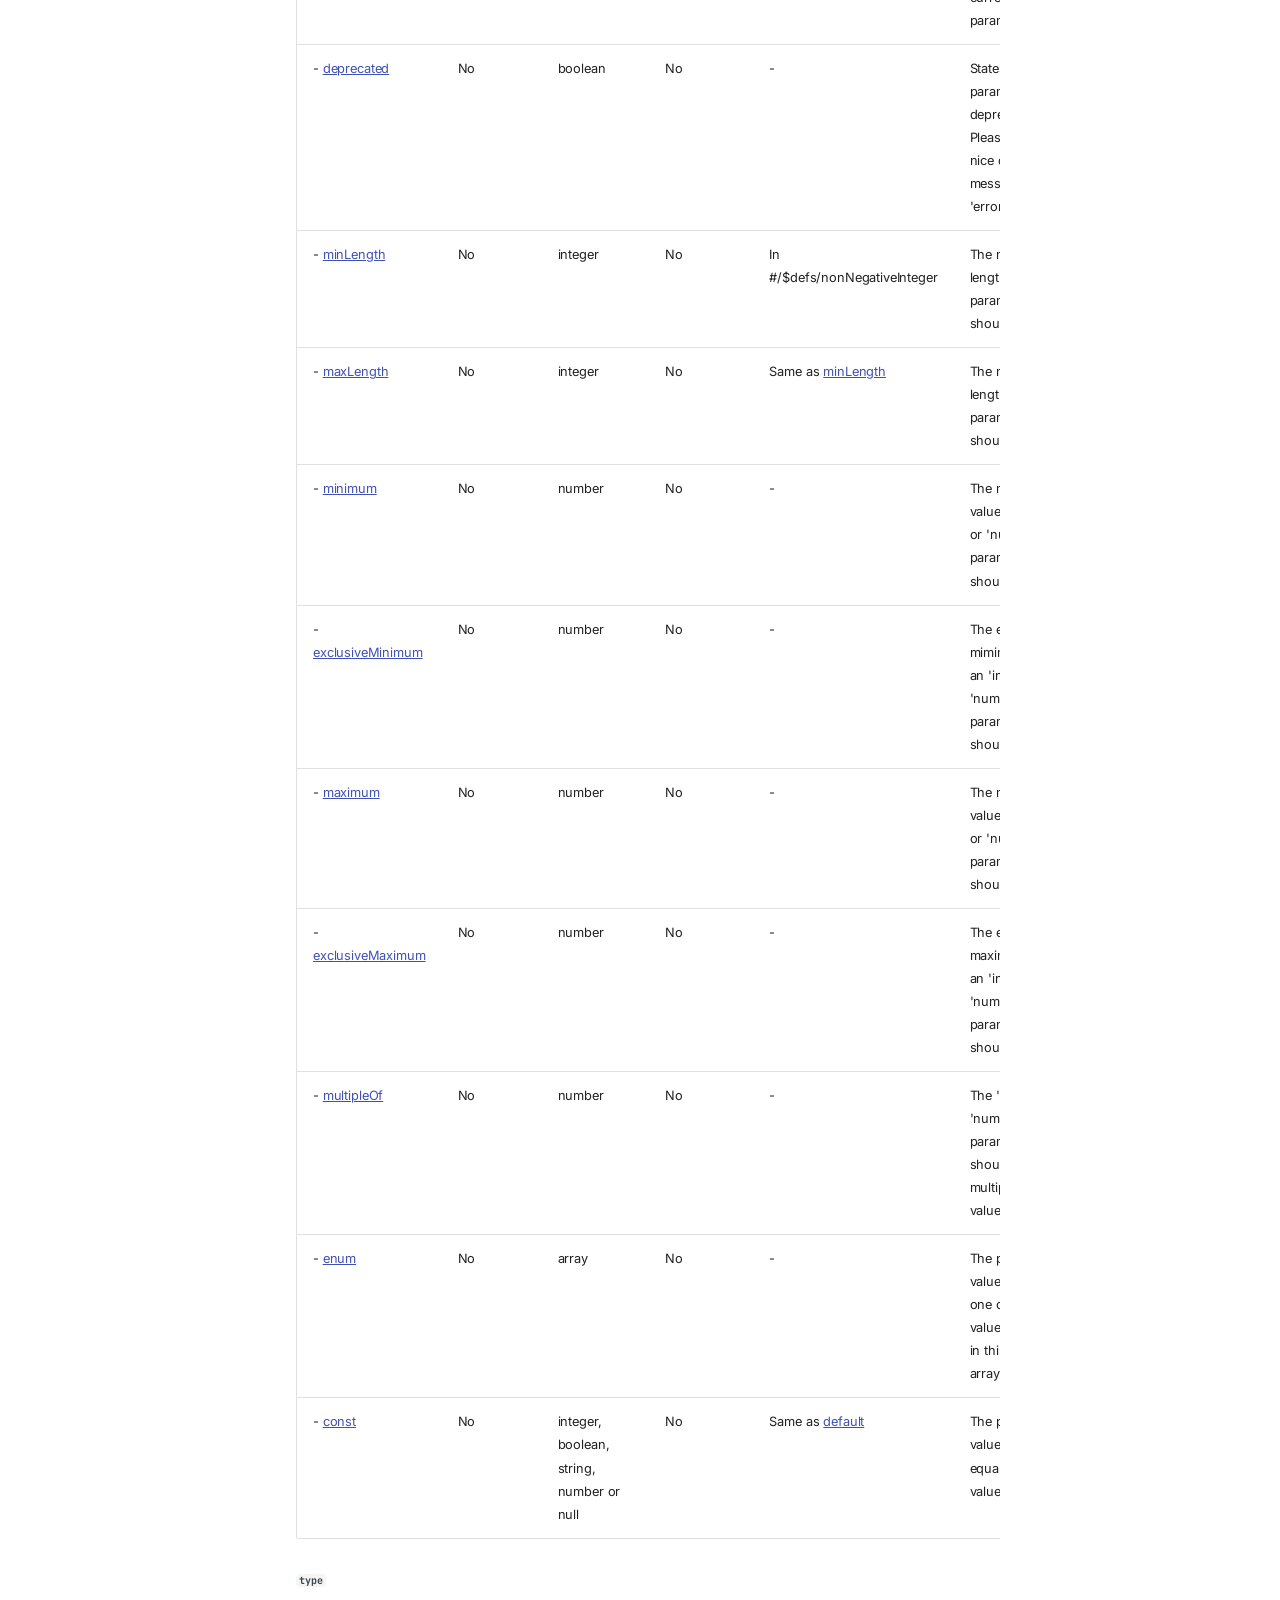
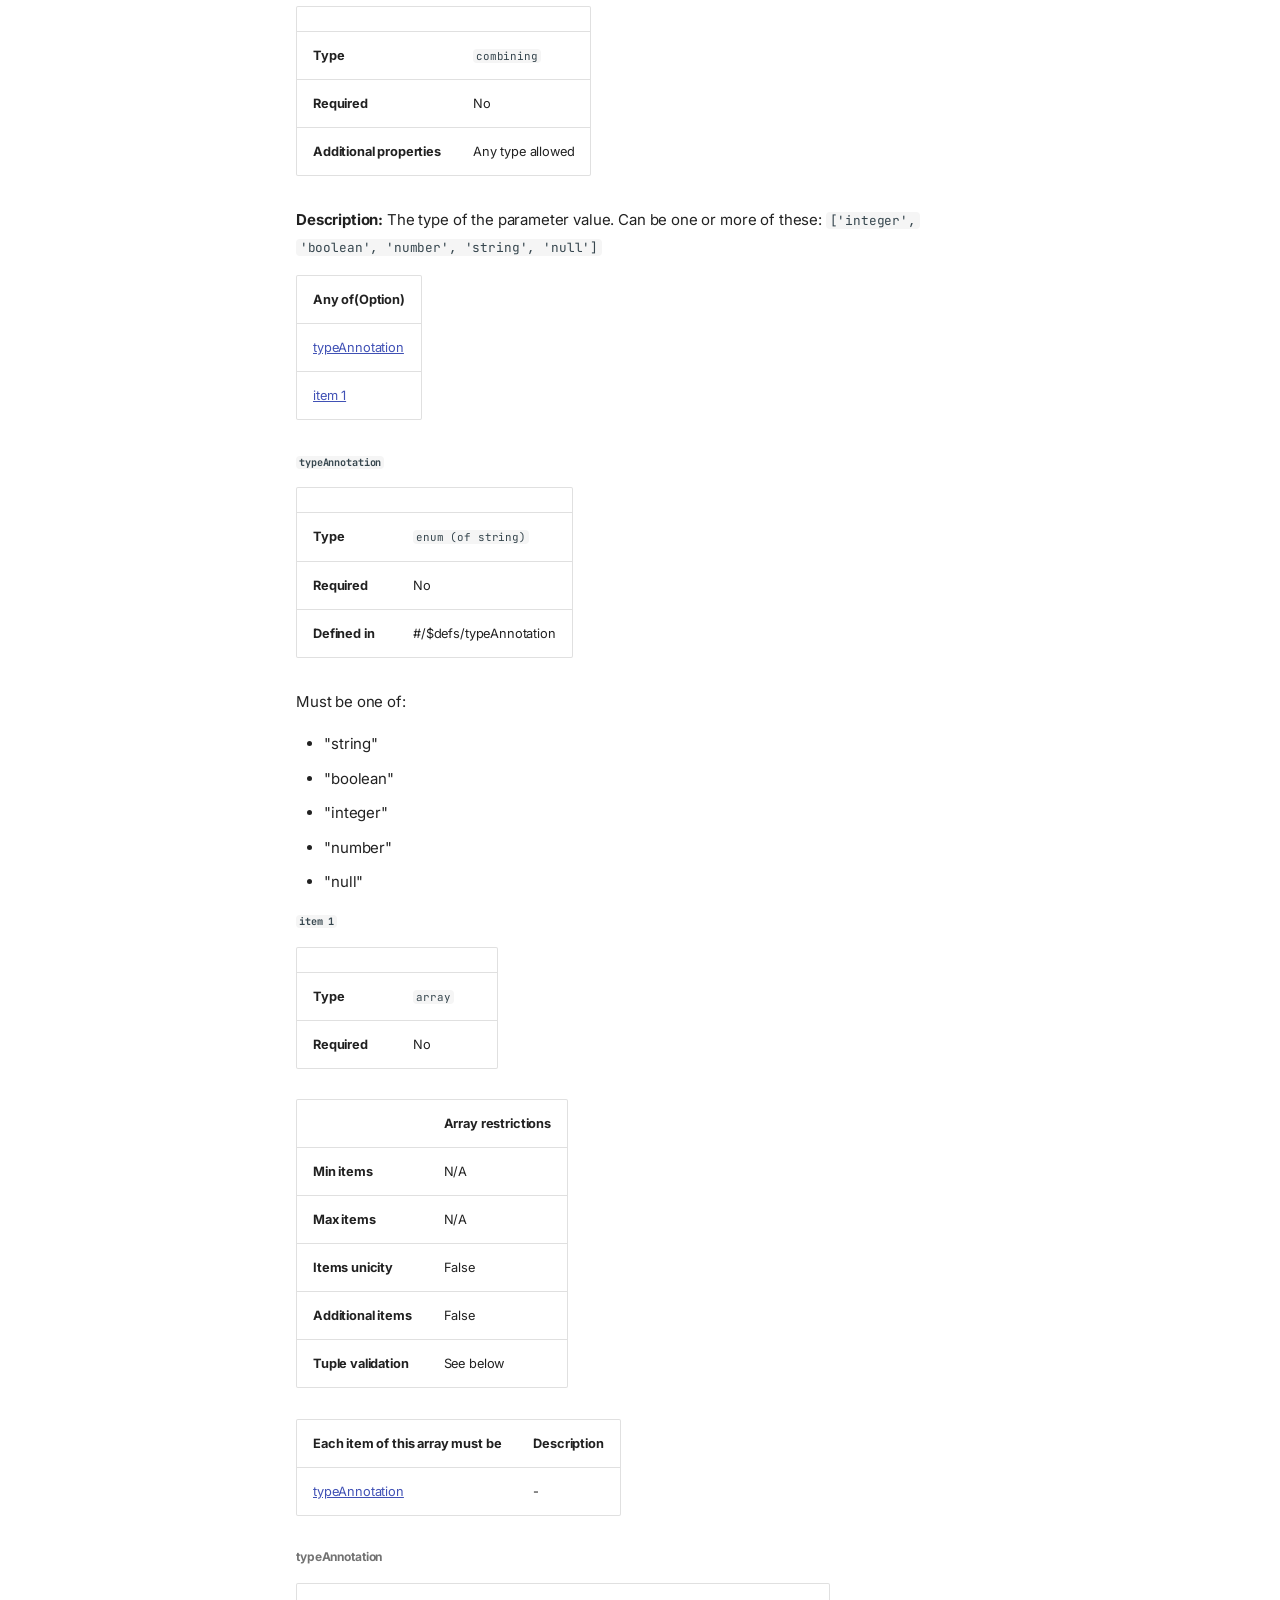
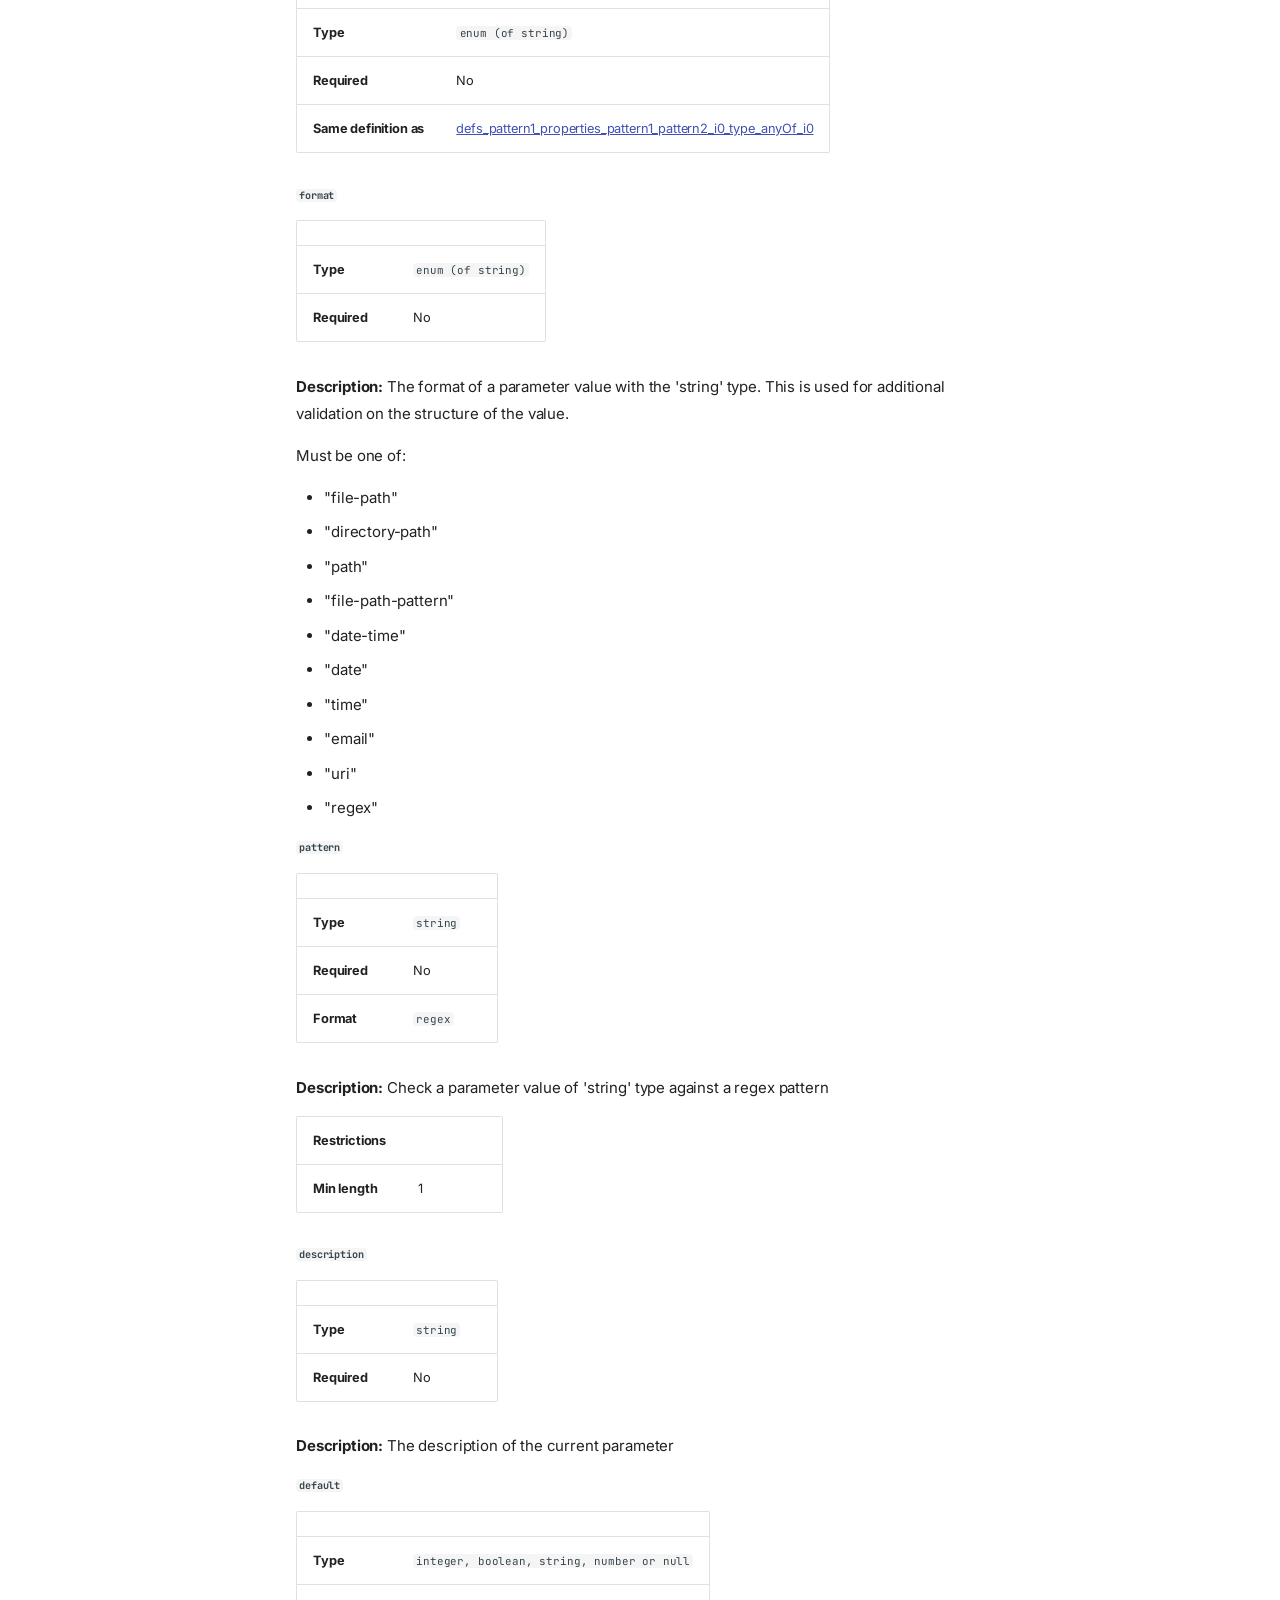
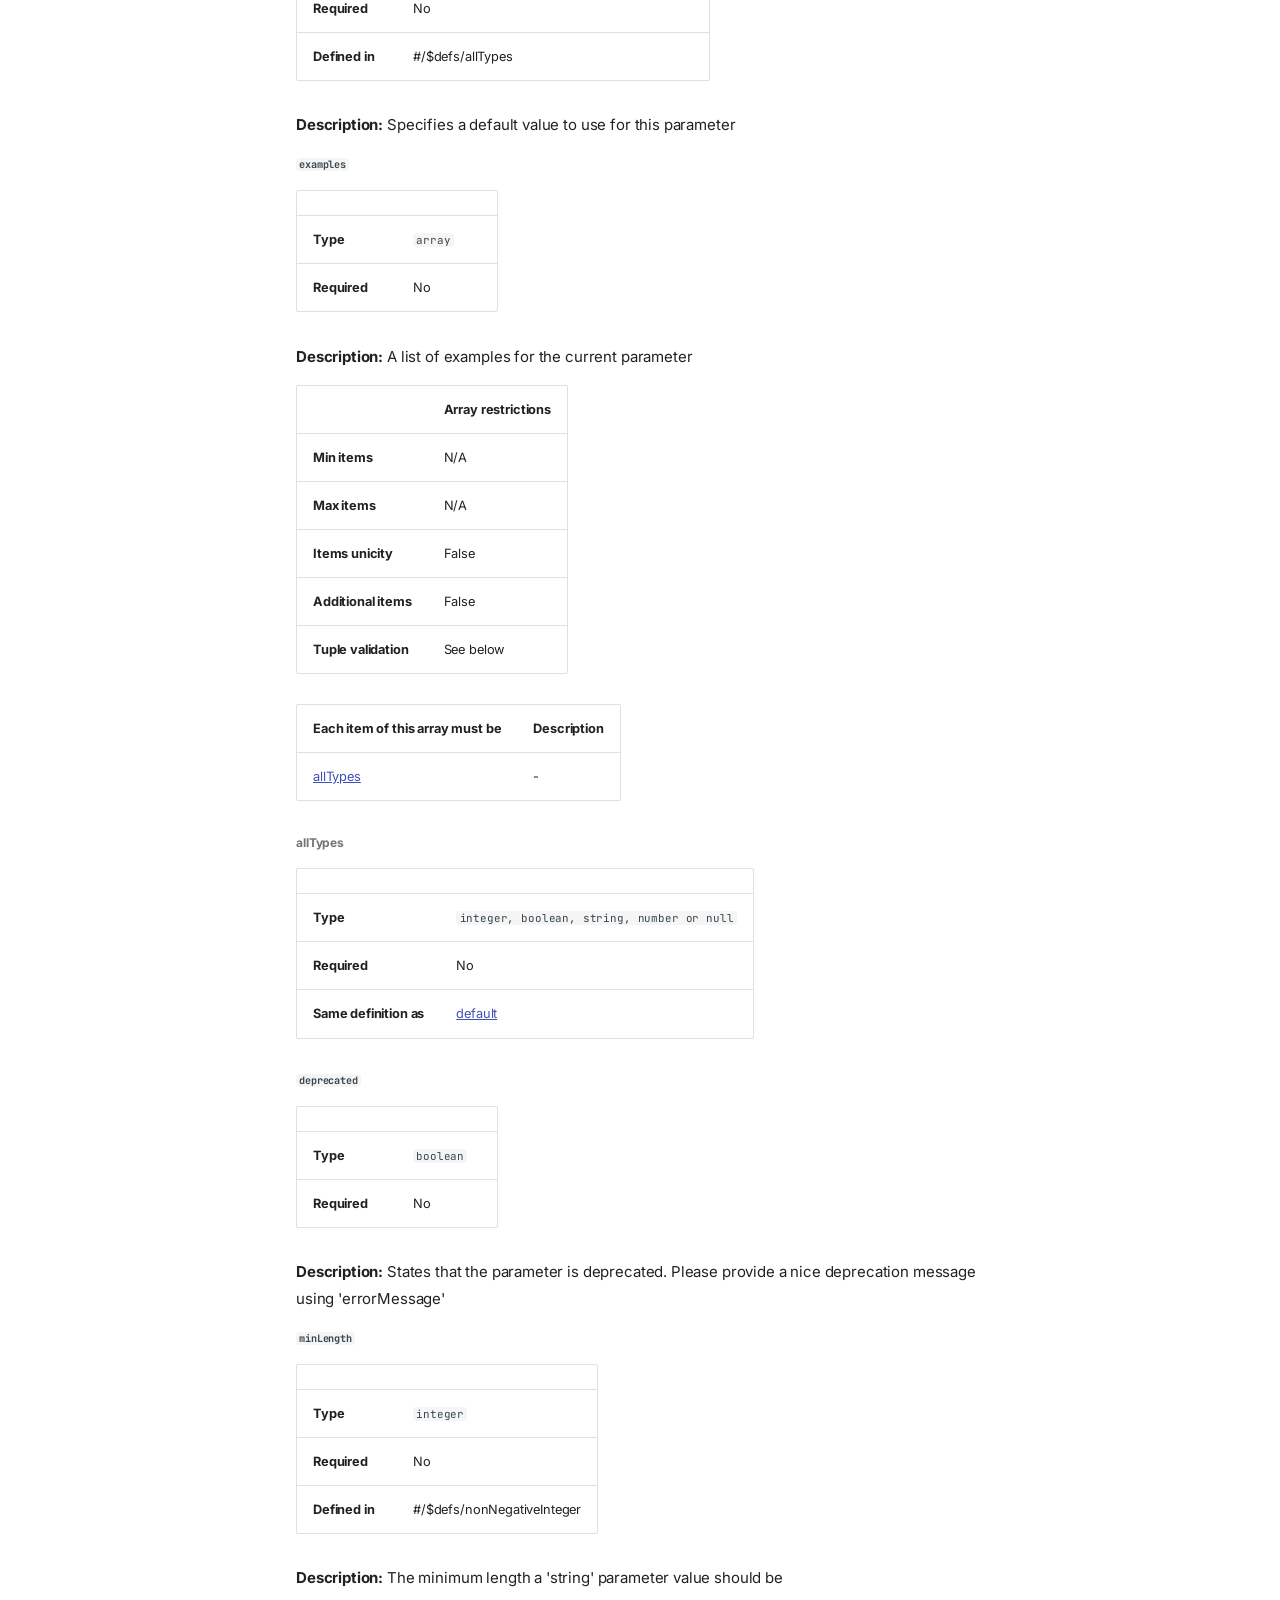
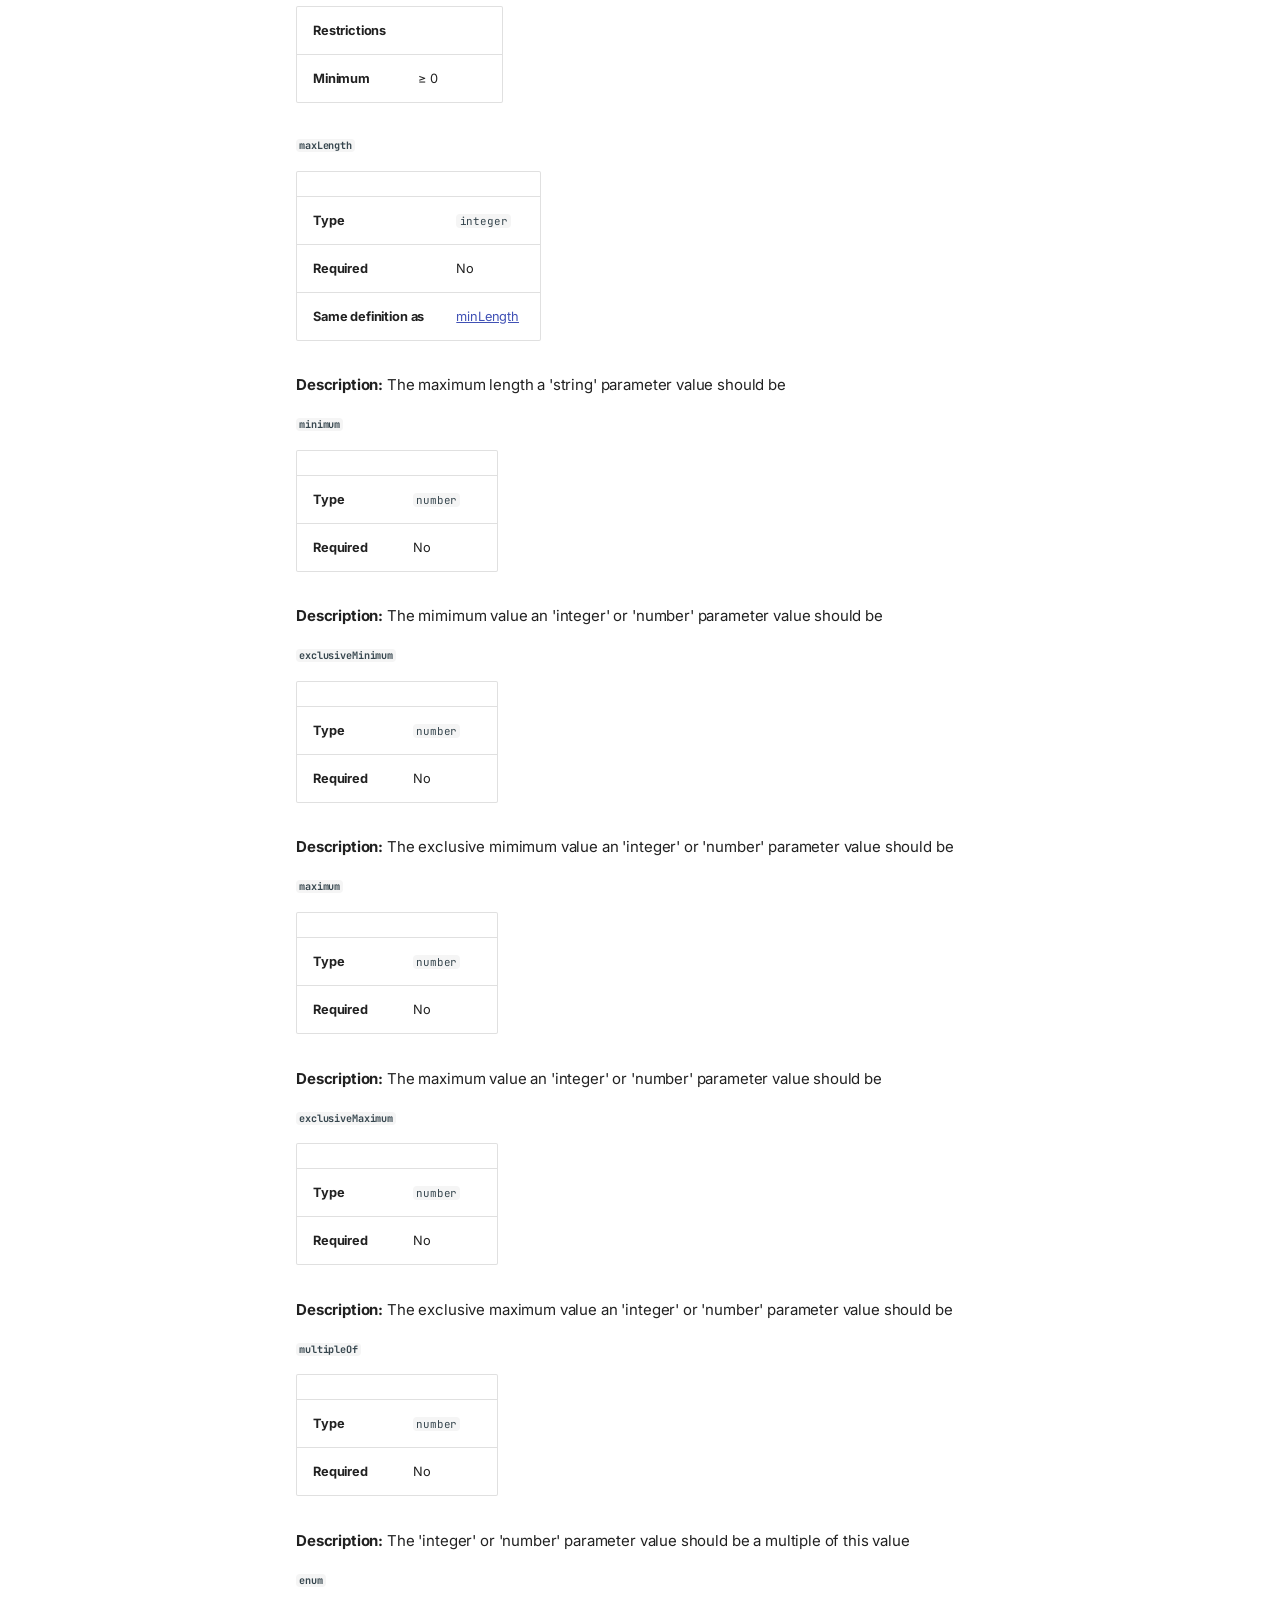
<file: pr-preview/pr-13/schemas/pipeline-input/index.html>
<!doctype html>
<html lang="en" class="no-js">
  <head>
    
      <meta charset="utf-8">
      <meta name="viewport" content="width=device-width,initial-scale=1">
      
        <meta name="description" content="Specifications of Nextflow schemas">
      
      
        <meta name="author" content="Matthias Hörtenhuber">
      
      
      
        <link rel="prev" href="../..">
      
      
        <link rel="next" href="../pipeline-v1/">
      
      
        
      
      
      <link rel="icon" href="../../assets/images/favicon.png">
      <meta name="generator" content="zensical-0.0.15">
    
    
      
        <title>Nextflow pipeline input schema - Nextflow schemas</title>
      
    
    
      
        
      
      <link rel="stylesheet" href="../../assets/stylesheets/modern/main.f1b6466b.min.css">
      
        
          
        
        <link rel="stylesheet" href="../../assets/stylesheets/modern/palette.dfe2e883.min.css">
      
      
  
  
    
  
    
  
    
  
    
  
    
  
    
  
    
  
    
  
    
  
    
  
    
  
    
  
  
  <style>:root{}</style>



    
    
      
    
    
      
        
        
        <link rel="preconnect" href="https://fonts.gstatic.com" crossorigin>
        <link rel="stylesheet" href="https://fonts.googleapis.com/css?family=Inter:300,300i,400,400i,500,500i,700,700i%7CJetBrains+Mono:400,400i,700,700i&display=fallback">
        <style>:root{--md-text-font:"Inter";--md-code-font:"JetBrains Mono"}</style>
      
    
    
    <script>__md_scope=new URL("../..",location),__md_hash=e=>[...e].reduce(((e,t)=>(e<<5)-e+t.charCodeAt(0)),0),__md_get=(e,t=localStorage,a=__md_scope)=>JSON.parse(t.getItem(a.pathname+"."+e)),__md_set=(e,t,a=localStorage,_=__md_scope)=>{try{a.setItem(_.pathname+"."+e,JSON.stringify(t))}catch(e){}},document.documentElement.setAttribute("data-platform",navigator.platform)</script>
    
      

    
    
  </head>
  
  
    
    
      
    
    
    
    
    <body dir="ltr" data-md-color-scheme="default" data-md-color-primary="indigo" data-md-color-accent="indigo">
  
    
    <input class="md-toggle" data-md-toggle="drawer" type="checkbox" id="__drawer" autocomplete="off">
    <input class="md-toggle" data-md-toggle="search" type="checkbox" id="__search" autocomplete="off">
    <label class="md-overlay" for="__drawer"></label>
    <div data-md-component="skip">
      
        
        <a href="#nextflow-pipeline-input-schema" class="md-skip">
          Skip to content
        </a>
      
    </div>
    <div data-md-component="announce">
      
    </div>
    
    
      

  

<header class="md-header md-header--shadow md-header--lifted" data-md-component="header">
  <nav class="md-header__inner md-grid" aria-label="Header">
    <a href="../.." title="Nextflow schemas" class="md-header__button md-logo" aria-label="Nextflow schemas" data-md-component="logo">
      
  
  <svg xmlns="http://www.w3.org/2000/svg" fill="none" stroke="currentColor" stroke-linecap="round" stroke-linejoin="round" stroke-width="2" class="lucide lucide-book-open" viewBox="0 0 24 24"><path d="M12 7v14M3 18a1 1 0 0 1-1-1V4a1 1 0 0 1 1-1h5a4 4 0 0 1 4 4 4 4 0 0 1 4-4h5a1 1 0 0 1 1 1v13a1 1 0 0 1-1 1h-6a3 3 0 0 0-3 3 3 3 0 0 0-3-3z"/></svg>

    </a>
    <label class="md-header__button md-icon" for="__drawer">
      
      <svg xmlns="http://www.w3.org/2000/svg" fill="none" stroke="currentColor" stroke-linecap="round" stroke-linejoin="round" stroke-width="2" class="lucide lucide-menu" viewBox="0 0 24 24"><path d="M4 5h16M4 12h16M4 19h16"/></svg>
    </label>
    <div class="md-header__title" data-md-component="header-title">
      <div class="md-header__ellipsis">
        <div class="md-header__topic">
          <span class="md-ellipsis">
            Nextflow schemas
          </span>
        </div>
        <div class="md-header__topic" data-md-component="header-topic">
          <span class="md-ellipsis">
            
              Nextflow pipeline input schema
            
          </span>
        </div>
      </div>
    </div>
    
      
        <form class="md-header__option" data-md-component="palette">
  
    
    
    
    <input class="md-option" data-md-color-media="none" data-md-color-scheme="default" data-md-color-primary="indigo" data-md-color-accent="indigo"  aria-label="Switch to dark mode"  type="radio" name="__palette" id="__palette_0">
    
      <label class="md-header__button md-icon" title="Switch to dark mode" for="__palette_1" hidden>
        <svg xmlns="http://www.w3.org/2000/svg" fill="none" stroke="currentColor" stroke-linecap="round" stroke-linejoin="round" stroke-width="2" class="lucide lucide-sun" viewBox="0 0 24 24"><circle cx="12" cy="12" r="4"/><path d="M12 2v2M12 20v2M4.93 4.93l1.41 1.41M17.66 17.66l1.41 1.41M2 12h2M20 12h2M6.34 17.66l-1.41 1.41M19.07 4.93l-1.41 1.41"/></svg>
      </label>
    
  
    
    
    
    <input class="md-option" data-md-color-media="none" data-md-color-scheme="slate" data-md-color-primary="indigo" data-md-color-accent="indigo"  aria-label="Switch to light mode"  type="radio" name="__palette" id="__palette_1">
    
      <label class="md-header__button md-icon" title="Switch to light mode" for="__palette_0" hidden>
        <svg xmlns="http://www.w3.org/2000/svg" fill="none" stroke="currentColor" stroke-linecap="round" stroke-linejoin="round" stroke-width="2" class="lucide lucide-moon" viewBox="0 0 24 24"><path d="M20.985 12.486a9 9 0 1 1-9.473-9.472c.405-.022.617.46.402.803a6 6 0 0 0 8.268 8.268c.344-.215.825-.004.803.401"/></svg>
      </label>
    
  
</form>
      
    
    
      <script>var palette=__md_get("__palette");if(palette&&palette.color){if("(prefers-color-scheme)"===palette.color.media){var media=matchMedia("(prefers-color-scheme: light)"),input=document.querySelector(media.matches?"[data-md-color-media='(prefers-color-scheme: light)']":"[data-md-color-media='(prefers-color-scheme: dark)']");palette.color.media=input.getAttribute("data-md-color-media"),palette.color.scheme=input.getAttribute("data-md-color-scheme"),palette.color.primary=input.getAttribute("data-md-color-primary"),palette.color.accent=input.getAttribute("data-md-color-accent")}for(var[key,value]of Object.entries(palette.color))document.body.setAttribute("data-md-color-"+key,value)}</script>
    
    
    
      
      
        <label class="md-header__button md-icon" for="__search">
          
          <svg xmlns="http://www.w3.org/2000/svg" fill="none" stroke="currentColor" stroke-linecap="round" stroke-linejoin="round" stroke-width="2" class="lucide lucide-search" viewBox="0 0 24 24"><path d="m21 21-4.34-4.34"/><circle cx="11" cy="11" r="8"/></svg>
        </label>
        <div class="md-search" data-md-component="search" role="dialog" aria-label="Search">
  <button type="button" class="md-search__button">
    Search
  </button>
</div>
      
    
    <div class="md-header__source">
      
    </div>
  </nav>
  
    
      
<nav class="md-tabs" aria-label="Tabs" data-md-component="tabs">
  <div class="md-grid">
    <ul class="md-tabs__list">
      
        
  
  
  
  
    <li class="md-tabs__item">
      <a href="../.." class="md-tabs__link">
        
  
  Nextflow Schemas

      </a>
    </li>
  

      
        
  
  
  
    
  
  
    
    
      <li class="md-tabs__item md-tabs__item--active">
        <a href="./" class="md-tabs__link">
          
  
  Schemas

        </a>
      </li>
    
  

      
    </ul>
  </div>
</nav>
    
  
</header>
    
    <div class="md-container" data-md-component="container">
      
      
        
      
      <main class="md-main" data-md-component="main">
        <div class="md-main__inner md-grid">
          
            
              
              <div class="md-sidebar md-sidebar--primary" data-md-component="sidebar" data-md-type="navigation" >
                <div class="md-sidebar__scrollwrap">
                  <div class="md-sidebar__inner">
                    


  


<nav class="md-nav md-nav--primary md-nav--lifted" aria-label="Navigation" data-md-level="0">
  <label class="md-nav__title" for="__drawer">
    <a href="../.." title="Nextflow schemas" class="md-nav__button md-logo" aria-label="Nextflow schemas" data-md-component="logo">
      
  
  <svg xmlns="http://www.w3.org/2000/svg" fill="none" stroke="currentColor" stroke-linecap="round" stroke-linejoin="round" stroke-width="2" class="lucide lucide-book-open" viewBox="0 0 24 24"><path d="M12 7v14M3 18a1 1 0 0 1-1-1V4a1 1 0 0 1 1-1h5a4 4 0 0 1 4 4 4 4 0 0 1 4-4h5a1 1 0 0 1 1 1v13a1 1 0 0 1-1 1h-6a3 3 0 0 0-3 3 3 3 0 0 0-3-3z"/></svg>

    </a>
    Nextflow schemas
  </label>
  
  <ul class="md-nav__list" data-md-scrollfix>
    
      
      
  
  
  
  
    <li class="md-nav__item">
      <a href="../.." class="md-nav__link">
        
  
  
  <span class="md-ellipsis">
    
  
    Nextflow Schemas
  

    
  </span>
  
  

      </a>
    </li>
  

    
      
      
  
  
    
  
  
  
    
    
      
        
      
        
      
        
      
        
      
    
    
    
      
        
        
      
      
        
      
    
    
    <li class="md-nav__item md-nav__item--active md-nav__item--section md-nav__item--nested">
      
        
        
        <input class="md-nav__toggle md-toggle " type="checkbox" id="__nav_2" checked>
        
          
          <label class="md-nav__link" for="__nav_2" id="__nav_2_label" tabindex="">
            
  
  
  <span class="md-ellipsis">
    
  
    Schemas
  

    
  </span>
  
  

            <span class="md-nav__icon md-icon"></span>
          </label>
        
        <nav class="md-nav" data-md-level="1" aria-labelledby="__nav_2_label" aria-expanded="true">
          <label class="md-nav__title" for="__nav_2">
            <span class="md-nav__icon md-icon"></span>
            
  
    Schemas
  

          </label>
          <ul class="md-nav__list" data-md-scrollfix>
            
              
                
  
  
    
  
  
  
    <li class="md-nav__item md-nav__item--active">
      
      <input class="md-nav__toggle md-toggle" type="checkbox" id="__toc">
      
      
        
      
      
        <label class="md-nav__link md-nav__link--active" for="__toc">
          
  
  
  <span class="md-ellipsis">
    
  
    Nextflow pipeline input schema
  

    
  </span>
  
  

          <span class="md-nav__icon md-icon"></span>
        </label>
      
      <a href="./" class="md-nav__link md-nav__link--active">
        
  
  
  <span class="md-ellipsis">
    
  
    Nextflow pipeline input schema
  

    
  </span>
  
  

      </a>
      
        


<nav class="md-nav md-nav--secondary" aria-label="On this page">
  
  
  
    
  
  
    <label class="md-nav__title" for="__toc">
      <span class="md-nav__icon md-icon"></span>
      On this page
    </label>
    <ul class="md-nav__list" data-md-component="toc" data-md-scrollfix>
      
        <li class="md-nav__item">
  <a href="#schema" class="md-nav__link">
    <span class="md-ellipsis">
      
        $schema
      
    </span>
  </a>
  
</li>
      
        <li class="md-nav__item">
  <a href="#id" class="md-nav__link">
    <span class="md-ellipsis">
      
        $id
      
    </span>
  </a>
  
</li>
      
        <li class="md-nav__item">
  <a href="#title" class="md-nav__link">
    <span class="md-ellipsis">
      
        title
      
    </span>
  </a>
  
</li>
      
        <li class="md-nav__item">
  <a href="#description" class="md-nav__link">
    <span class="md-ellipsis">
      
        description
      
    </span>
  </a>
  
</li>
      
        <li class="md-nav__item">
  <a href="#type" class="md-nav__link">
    <span class="md-ellipsis">
      
        type
      
    </span>
  </a>
  
</li>
      
        <li class="md-nav__item">
  <a href="#defs" class="md-nav__link">
    <span class="md-ellipsis">
      
        $defs
      
    </span>
  </a>
  
    <nav class="md-nav" aria-label="$defs">
      <ul class="md-nav__list">
        
          <li class="md-nav__item">
  <a href="#_1" class="md-nav__link">
    <span class="md-ellipsis">
      
        ^.*$
      
    </span>
  </a>
  
    <nav class="md-nav" aria-label="^.*$">
      <ul class="md-nav__list">
        
          <li class="md-nav__item">
  <a href="#title_1" class="md-nav__link">
    <span class="md-ellipsis">
      
        title
      
    </span>
  </a>
  
</li>
        
          <li class="md-nav__item">
  <a href="#type_1" class="md-nav__link">
    <span class="md-ellipsis">
      
        type
      
    </span>
  </a>
  
</li>
        
          <li class="md-nav__item">
  <a href="#fa_icon" class="md-nav__link">
    <span class="md-ellipsis">
      
        fa_icon
      
    </span>
  </a>
  
</li>
        
          <li class="md-nav__item">
  <a href="#description_1" class="md-nav__link">
    <span class="md-ellipsis">
      
        description
      
    </span>
  </a>
  
</li>
        
          <li class="md-nav__item">
  <a href="#required" class="md-nav__link">
    <span class="md-ellipsis">
      
        required
      
    </span>
  </a>
  
</li>
        
          <li class="md-nav__item">
  <a href="#properties" class="md-nav__link">
    <span class="md-ellipsis">
      
        properties
      
    </span>
  </a>
  
    <nav class="md-nav" aria-label="properties">
      <ul class="md-nav__list">
        
          <li class="md-nav__item">
  <a href="#_2" class="md-nav__link">
    <span class="md-ellipsis">
      
        ^.*$
      
    </span>
  </a>
  
    <nav class="md-nav" aria-label="^.*$">
      <ul class="md-nav__list">
        
          <li class="md-nav__item">
  <a href="#standardkeywords" class="md-nav__link">
    <span class="md-ellipsis">
      
        standardKeywords
      
    </span>
  </a>
  
</li>
        
          <li class="md-nav__item">
  <a href="#type_2" class="md-nav__link">
    <span class="md-ellipsis">
      
        type
      
    </span>
  </a>
  
</li>
        
          <li class="md-nav__item">
  <a href="#typeannotation" class="md-nav__link">
    <span class="md-ellipsis">
      
        typeAnnotation
      
    </span>
  </a>
  
</li>
        
          <li class="md-nav__item">
  <a href="#item-1" class="md-nav__link">
    <span class="md-ellipsis">
      
        item 1
      
    </span>
  </a>
  
</li>
        
          <li class="md-nav__item">
  <a href="#typeannotation_1" class="md-nav__link">
    <span class="md-ellipsis">
      
        typeAnnotation
      
    </span>
  </a>
  
</li>
        
          <li class="md-nav__item">
  <a href="#format" class="md-nav__link">
    <span class="md-ellipsis">
      
        format
      
    </span>
  </a>
  
</li>
        
          <li class="md-nav__item">
  <a href="#pattern" class="md-nav__link">
    <span class="md-ellipsis">
      
        pattern
      
    </span>
  </a>
  
</li>
        
          <li class="md-nav__item">
  <a href="#description_2" class="md-nav__link">
    <span class="md-ellipsis">
      
        description
      
    </span>
  </a>
  
</li>
        
          <li class="md-nav__item">
  <a href="#default" class="md-nav__link">
    <span class="md-ellipsis">
      
        default
      
    </span>
  </a>
  
</li>
        
          <li class="md-nav__item">
  <a href="#examples" class="md-nav__link">
    <span class="md-ellipsis">
      
        examples
      
    </span>
  </a>
  
</li>
        
          <li class="md-nav__item">
  <a href="#alltypes" class="md-nav__link">
    <span class="md-ellipsis">
      
        allTypes
      
    </span>
  </a>
  
</li>
        
          <li class="md-nav__item">
  <a href="#deprecated" class="md-nav__link">
    <span class="md-ellipsis">
      
        deprecated
      
    </span>
  </a>
  
</li>
        
          <li class="md-nav__item">
  <a href="#minlength" class="md-nav__link">
    <span class="md-ellipsis">
      
        minLength
      
    </span>
  </a>
  
</li>
        
          <li class="md-nav__item">
  <a href="#maxlength" class="md-nav__link">
    <span class="md-ellipsis">
      
        maxLength
      
    </span>
  </a>
  
</li>
        
          <li class="md-nav__item">
  <a href="#minimum" class="md-nav__link">
    <span class="md-ellipsis">
      
        minimum
      
    </span>
  </a>
  
</li>
        
          <li class="md-nav__item">
  <a href="#exclusiveminimum" class="md-nav__link">
    <span class="md-ellipsis">
      
        exclusiveMinimum
      
    </span>
  </a>
  
</li>
        
          <li class="md-nav__item">
  <a href="#maximum" class="md-nav__link">
    <span class="md-ellipsis">
      
        maximum
      
    </span>
  </a>
  
</li>
        
          <li class="md-nav__item">
  <a href="#exclusivemaximum" class="md-nav__link">
    <span class="md-ellipsis">
      
        exclusiveMaximum
      
    </span>
  </a>
  
</li>
        
          <li class="md-nav__item">
  <a href="#multipleof" class="md-nav__link">
    <span class="md-ellipsis">
      
        multipleOf
      
    </span>
  </a>
  
</li>
        
          <li class="md-nav__item">
  <a href="#enum" class="md-nav__link">
    <span class="md-ellipsis">
      
        enum
      
    </span>
  </a>
  
</li>
        
          <li class="md-nav__item">
  <a href="#alltypes_1" class="md-nav__link">
    <span class="md-ellipsis">
      
        allTypes
      
    </span>
  </a>
  
</li>
        
          <li class="md-nav__item">
  <a href="#const" class="md-nav__link">
    <span class="md-ellipsis">
      
        const
      
    </span>
  </a>
  
</li>
        
          <li class="md-nav__item">
  <a href="#customkeywords" class="md-nav__link">
    <span class="md-ellipsis">
      
        customKeywords
      
    </span>
  </a>
  
</li>
        
          <li class="md-nav__item">
  <a href="#errormessage" class="md-nav__link">
    <span class="md-ellipsis">
      
        errorMessage
      
    </span>
  </a>
  
</li>
        
          <li class="md-nav__item">
  <a href="#exists" class="md-nav__link">
    <span class="md-ellipsis">
      
        exists
      
    </span>
  </a>
  
</li>
        
          <li class="md-nav__item">
  <a href="#schema_1" class="md-nav__link">
    <span class="md-ellipsis">
      
        schema
      
    </span>
  </a>
  
</li>
        
          <li class="md-nav__item">
  <a href="#help_text" class="md-nav__link">
    <span class="md-ellipsis">
      
        help_text
      
    </span>
  </a>
  
</li>
        
          <li class="md-nav__item">
  <a href="#fa_icon_1" class="md-nav__link">
    <span class="md-ellipsis">
      
        fa_icon
      
    </span>
  </a>
  
</li>
        
          <li class="md-nav__item">
  <a href="#hidden" class="md-nav__link">
    <span class="md-ellipsis">
      
        hidden
      
    </span>
  </a>
  
</li>
        
          <li class="md-nav__item">
  <a href="#mimetype" class="md-nav__link">
    <span class="md-ellipsis">
      
        mimetype
      
    </span>
  </a>
  
</li>
        
          <li class="md-nav__item">
  <a href="#the-following-properties-are-required" class="md-nav__link">
    <span class="md-ellipsis">
      
        The following properties are required
      
    </span>
  </a>
  
</li>
        
      </ul>
    </nav>
  
</li>
        
      </ul>
    </nav>
  
</li>
        
          <li class="md-nav__item">
  <a href="#dependentrequired" class="md-nav__link">
    <span class="md-ellipsis">
      
        dependentRequired
      
    </span>
  </a>
  
    <nav class="md-nav" aria-label="dependentRequired">
      <ul class="md-nav__list">
        
          <li class="md-nav__item">
  <a href="#additionalproperties" class="md-nav__link">
    <span class="md-ellipsis">
      
        additionalProperties
      
    </span>
  </a>
  
    <nav class="md-nav" aria-label="additionalProperties">
      <ul class="md-nav__list">
        
          <li class="md-nav__item">
  <a href="#additionalproperties-items" class="md-nav__link">
    <span class="md-ellipsis">
      
        additionalProperties items
      
    </span>
  </a>
  
</li>
        
      </ul>
    </nav>
  
</li>
        
      </ul>
    </nav>
  
</li>
        
      </ul>
    </nav>
  
</li>
        
      </ul>
    </nav>
  
</li>
      
        <li class="md-nav__item">
  <a href="#properties_1" class="md-nav__link">
    <span class="md-ellipsis">
      
        properties
      
    </span>
  </a>
  
</li>
      
        <li class="md-nav__item">
  <a href="#dependentrequired_1" class="md-nav__link">
    <span class="md-ellipsis">
      
        dependentRequired
      
    </span>
  </a>
  
    <nav class="md-nav" aria-label="dependentRequired">
      <ul class="md-nav__list">
        
          <li class="md-nav__item">
  <a href="#additionalproperties_1" class="md-nav__link">
    <span class="md-ellipsis">
      
        additionalProperties
      
    </span>
  </a>
  
    <nav class="md-nav" aria-label="additionalProperties">
      <ul class="md-nav__list">
        
          <li class="md-nav__item">
  <a href="#additionalproperties-items_1" class="md-nav__link">
    <span class="md-ellipsis">
      
        additionalProperties items
      
    </span>
  </a>
  
</li>
        
      </ul>
    </nav>
  
</li>
        
      </ul>
    </nav>
  
</li>
      
        <li class="md-nav__item">
  <a href="#allof" class="md-nav__link">
    <span class="md-ellipsis">
      
        allOf
      
    </span>
  </a>
  
    <nav class="md-nav" aria-label="allOf">
      <ul class="md-nav__list">
        
          <li class="md-nav__item">
  <a href="#allof-items" class="md-nav__link">
    <span class="md-ellipsis">
      
        allOf items
      
    </span>
  </a>
  
    <nav class="md-nav" aria-label="allOf items">
      <ul class="md-nav__list">
        
          <li class="md-nav__item">
  <a href="#ref" class="md-nav__link">
    <span class="md-ellipsis">
      
        $ref
      
    </span>
  </a>
  
</li>
        
      </ul>
    </nav>
  
</li>
        
      </ul>
    </nav>
  
</li>
      
    </ul>
  
</nav>
      
    </li>
  

              
            
              
                
  
  
  
  
    <li class="md-nav__item">
      <a href="../pipeline-v1/" class="md-nav__link">
        
  
  
  <span class="md-ellipsis">
    
  
    Nextflow pipeline input schema
  

    
  </span>
  
  

      </a>
    </li>
  

              
            
              
                
  
  
  
  
    <li class="md-nav__item">
      <a href="../plugin-v1/" class="md-nav__link">
        
  
  
  <span class="md-ellipsis">
    
  
    Nextflow plugin schema
  

    
  </span>
  
  

      </a>
    </li>
  

              
            
              
                
  
  
  
  
    <li class="md-nav__item">
      <a href="../plugin/" class="md-nav__link">
        
  
  
  <span class="md-ellipsis">
    
  
    Plugin Schema Reference
  

    
  </span>
  
  

      </a>
    </li>
  

              
            
          </ul>
        </nav>
      
    </li>
  

    
  </ul>
</nav>
                  </div>
                </div>
              </div>
            
            
              
              <div class="md-sidebar md-sidebar--secondary" data-md-component="sidebar" data-md-type="toc" >
                <div class="md-sidebar__scrollwrap">
                  <div class="md-sidebar__inner">
                    


<nav class="md-nav md-nav--secondary" aria-label="On this page">
  
  
  
    
  
  
    <label class="md-nav__title" for="__toc">
      <span class="md-nav__icon md-icon"></span>
      On this page
    </label>
    <ul class="md-nav__list" data-md-component="toc" data-md-scrollfix>
      
        <li class="md-nav__item">
  <a href="#schema" class="md-nav__link">
    <span class="md-ellipsis">
      
        $schema
      
    </span>
  </a>
  
</li>
      
        <li class="md-nav__item">
  <a href="#id" class="md-nav__link">
    <span class="md-ellipsis">
      
        $id
      
    </span>
  </a>
  
</li>
      
        <li class="md-nav__item">
  <a href="#title" class="md-nav__link">
    <span class="md-ellipsis">
      
        title
      
    </span>
  </a>
  
</li>
      
        <li class="md-nav__item">
  <a href="#description" class="md-nav__link">
    <span class="md-ellipsis">
      
        description
      
    </span>
  </a>
  
</li>
      
        <li class="md-nav__item">
  <a href="#type" class="md-nav__link">
    <span class="md-ellipsis">
      
        type
      
    </span>
  </a>
  
</li>
      
        <li class="md-nav__item">
  <a href="#defs" class="md-nav__link">
    <span class="md-ellipsis">
      
        $defs
      
    </span>
  </a>
  
    <nav class="md-nav" aria-label="$defs">
      <ul class="md-nav__list">
        
          <li class="md-nav__item">
  <a href="#_1" class="md-nav__link">
    <span class="md-ellipsis">
      
        ^.*$
      
    </span>
  </a>
  
    <nav class="md-nav" aria-label="^.*$">
      <ul class="md-nav__list">
        
          <li class="md-nav__item">
  <a href="#title_1" class="md-nav__link">
    <span class="md-ellipsis">
      
        title
      
    </span>
  </a>
  
</li>
        
          <li class="md-nav__item">
  <a href="#type_1" class="md-nav__link">
    <span class="md-ellipsis">
      
        type
      
    </span>
  </a>
  
</li>
        
          <li class="md-nav__item">
  <a href="#fa_icon" class="md-nav__link">
    <span class="md-ellipsis">
      
        fa_icon
      
    </span>
  </a>
  
</li>
        
          <li class="md-nav__item">
  <a href="#description_1" class="md-nav__link">
    <span class="md-ellipsis">
      
        description
      
    </span>
  </a>
  
</li>
        
          <li class="md-nav__item">
  <a href="#required" class="md-nav__link">
    <span class="md-ellipsis">
      
        required
      
    </span>
  </a>
  
</li>
        
          <li class="md-nav__item">
  <a href="#properties" class="md-nav__link">
    <span class="md-ellipsis">
      
        properties
      
    </span>
  </a>
  
    <nav class="md-nav" aria-label="properties">
      <ul class="md-nav__list">
        
          <li class="md-nav__item">
  <a href="#_2" class="md-nav__link">
    <span class="md-ellipsis">
      
        ^.*$
      
    </span>
  </a>
  
    <nav class="md-nav" aria-label="^.*$">
      <ul class="md-nav__list">
        
          <li class="md-nav__item">
  <a href="#standardkeywords" class="md-nav__link">
    <span class="md-ellipsis">
      
        standardKeywords
      
    </span>
  </a>
  
</li>
        
          <li class="md-nav__item">
  <a href="#type_2" class="md-nav__link">
    <span class="md-ellipsis">
      
        type
      
    </span>
  </a>
  
</li>
        
          <li class="md-nav__item">
  <a href="#typeannotation" class="md-nav__link">
    <span class="md-ellipsis">
      
        typeAnnotation
      
    </span>
  </a>
  
</li>
        
          <li class="md-nav__item">
  <a href="#item-1" class="md-nav__link">
    <span class="md-ellipsis">
      
        item 1
      
    </span>
  </a>
  
</li>
        
          <li class="md-nav__item">
  <a href="#typeannotation_1" class="md-nav__link">
    <span class="md-ellipsis">
      
        typeAnnotation
      
    </span>
  </a>
  
</li>
        
          <li class="md-nav__item">
  <a href="#format" class="md-nav__link">
    <span class="md-ellipsis">
      
        format
      
    </span>
  </a>
  
</li>
        
          <li class="md-nav__item">
  <a href="#pattern" class="md-nav__link">
    <span class="md-ellipsis">
      
        pattern
      
    </span>
  </a>
  
</li>
        
          <li class="md-nav__item">
  <a href="#description_2" class="md-nav__link">
    <span class="md-ellipsis">
      
        description
      
    </span>
  </a>
  
</li>
        
          <li class="md-nav__item">
  <a href="#default" class="md-nav__link">
    <span class="md-ellipsis">
      
        default
      
    </span>
  </a>
  
</li>
        
          <li class="md-nav__item">
  <a href="#examples" class="md-nav__link">
    <span class="md-ellipsis">
      
        examples
      
    </span>
  </a>
  
</li>
        
          <li class="md-nav__item">
  <a href="#alltypes" class="md-nav__link">
    <span class="md-ellipsis">
      
        allTypes
      
    </span>
  </a>
  
</li>
        
          <li class="md-nav__item">
  <a href="#deprecated" class="md-nav__link">
    <span class="md-ellipsis">
      
        deprecated
      
    </span>
  </a>
  
</li>
        
          <li class="md-nav__item">
  <a href="#minlength" class="md-nav__link">
    <span class="md-ellipsis">
      
        minLength
      
    </span>
  </a>
  
</li>
        
          <li class="md-nav__item">
  <a href="#maxlength" class="md-nav__link">
    <span class="md-ellipsis">
      
        maxLength
      
    </span>
  </a>
  
</li>
        
          <li class="md-nav__item">
  <a href="#minimum" class="md-nav__link">
    <span class="md-ellipsis">
      
        minimum
      
    </span>
  </a>
  
</li>
        
          <li class="md-nav__item">
  <a href="#exclusiveminimum" class="md-nav__link">
    <span class="md-ellipsis">
      
        exclusiveMinimum
      
    </span>
  </a>
  
</li>
        
          <li class="md-nav__item">
  <a href="#maximum" class="md-nav__link">
    <span class="md-ellipsis">
      
        maximum
      
    </span>
  </a>
  
</li>
        
          <li class="md-nav__item">
  <a href="#exclusivemaximum" class="md-nav__link">
    <span class="md-ellipsis">
      
        exclusiveMaximum
      
    </span>
  </a>
  
</li>
        
          <li class="md-nav__item">
  <a href="#multipleof" class="md-nav__link">
    <span class="md-ellipsis">
      
        multipleOf
      
    </span>
  </a>
  
</li>
        
          <li class="md-nav__item">
  <a href="#enum" class="md-nav__link">
    <span class="md-ellipsis">
      
        enum
      
    </span>
  </a>
  
</li>
        
          <li class="md-nav__item">
  <a href="#alltypes_1" class="md-nav__link">
    <span class="md-ellipsis">
      
        allTypes
      
    </span>
  </a>
  
</li>
        
          <li class="md-nav__item">
  <a href="#const" class="md-nav__link">
    <span class="md-ellipsis">
      
        const
      
    </span>
  </a>
  
</li>
        
          <li class="md-nav__item">
  <a href="#customkeywords" class="md-nav__link">
    <span class="md-ellipsis">
      
        customKeywords
      
    </span>
  </a>
  
</li>
        
          <li class="md-nav__item">
  <a href="#errormessage" class="md-nav__link">
    <span class="md-ellipsis">
      
        errorMessage
      
    </span>
  </a>
  
</li>
        
          <li class="md-nav__item">
  <a href="#exists" class="md-nav__link">
    <span class="md-ellipsis">
      
        exists
      
    </span>
  </a>
  
</li>
        
          <li class="md-nav__item">
  <a href="#schema_1" class="md-nav__link">
    <span class="md-ellipsis">
      
        schema
      
    </span>
  </a>
  
</li>
        
          <li class="md-nav__item">
  <a href="#help_text" class="md-nav__link">
    <span class="md-ellipsis">
      
        help_text
      
    </span>
  </a>
  
</li>
        
          <li class="md-nav__item">
  <a href="#fa_icon_1" class="md-nav__link">
    <span class="md-ellipsis">
      
        fa_icon
      
    </span>
  </a>
  
</li>
        
          <li class="md-nav__item">
  <a href="#hidden" class="md-nav__link">
    <span class="md-ellipsis">
      
        hidden
      
    </span>
  </a>
  
</li>
        
          <li class="md-nav__item">
  <a href="#mimetype" class="md-nav__link">
    <span class="md-ellipsis">
      
        mimetype
      
    </span>
  </a>
  
</li>
        
          <li class="md-nav__item">
  <a href="#the-following-properties-are-required" class="md-nav__link">
    <span class="md-ellipsis">
      
        The following properties are required
      
    </span>
  </a>
  
</li>
        
      </ul>
    </nav>
  
</li>
        
      </ul>
    </nav>
  
</li>
        
          <li class="md-nav__item">
  <a href="#dependentrequired" class="md-nav__link">
    <span class="md-ellipsis">
      
        dependentRequired
      
    </span>
  </a>
  
    <nav class="md-nav" aria-label="dependentRequired">
      <ul class="md-nav__list">
        
          <li class="md-nav__item">
  <a href="#additionalproperties" class="md-nav__link">
    <span class="md-ellipsis">
      
        additionalProperties
      
    </span>
  </a>
  
    <nav class="md-nav" aria-label="additionalProperties">
      <ul class="md-nav__list">
        
          <li class="md-nav__item">
  <a href="#additionalproperties-items" class="md-nav__link">
    <span class="md-ellipsis">
      
        additionalProperties items
      
    </span>
  </a>
  
</li>
        
      </ul>
    </nav>
  
</li>
        
      </ul>
    </nav>
  
</li>
        
      </ul>
    </nav>
  
</li>
        
      </ul>
    </nav>
  
</li>
      
        <li class="md-nav__item">
  <a href="#properties_1" class="md-nav__link">
    <span class="md-ellipsis">
      
        properties
      
    </span>
  </a>
  
</li>
      
        <li class="md-nav__item">
  <a href="#dependentrequired_1" class="md-nav__link">
    <span class="md-ellipsis">
      
        dependentRequired
      
    </span>
  </a>
  
    <nav class="md-nav" aria-label="dependentRequired">
      <ul class="md-nav__list">
        
          <li class="md-nav__item">
  <a href="#additionalproperties_1" class="md-nav__link">
    <span class="md-ellipsis">
      
        additionalProperties
      
    </span>
  </a>
  
    <nav class="md-nav" aria-label="additionalProperties">
      <ul class="md-nav__list">
        
          <li class="md-nav__item">
  <a href="#additionalproperties-items_1" class="md-nav__link">
    <span class="md-ellipsis">
      
        additionalProperties items
      
    </span>
  </a>
  
</li>
        
      </ul>
    </nav>
  
</li>
        
      </ul>
    </nav>
  
</li>
      
        <li class="md-nav__item">
  <a href="#allof" class="md-nav__link">
    <span class="md-ellipsis">
      
        allOf
      
    </span>
  </a>
  
    <nav class="md-nav" aria-label="allOf">
      <ul class="md-nav__list">
        
          <li class="md-nav__item">
  <a href="#allof-items" class="md-nav__link">
    <span class="md-ellipsis">
      
        allOf items
      
    </span>
  </a>
  
    <nav class="md-nav" aria-label="allOf items">
      <ul class="md-nav__list">
        
          <li class="md-nav__item">
  <a href="#ref" class="md-nav__link">
    <span class="md-ellipsis">
      
        $ref
      
    </span>
  </a>
  
</li>
        
      </ul>
    </nav>
  
</li>
        
      </ul>
    </nav>
  
</li>
      
    </ul>
  
</nav>
                  </div>
                </div>
              </div>
            
          
          
            <div class="md-content" data-md-component="content">
              
                



  


  <nav class="md-path" aria-label="Navigation" >
    <ol class="md-path__list">
      
        
  
  
    <li class="md-path__item">
      <a href="../.." class="md-path__link">
        
  <span class="md-ellipsis">
    Nextflow Schemas
  </span>

      </a>
    </li>
  

      
      
        
  
  
    
    
      <li class="md-path__item">
        <a href="./" class="md-path__link">
          
  <span class="md-ellipsis">
    Schemas
  </span>

        </a>
      </li>
    
  

      
    </ol>
  </nav>

              
              <article class="md-content__inner md-typeset">
                
                  

<h1 id="nextflow-pipeline-input-schema">Nextflow pipeline input schema<a class="headerlink" href="#nextflow-pipeline-input-schema" title="Permanent link">&para;</a></h1>
<p><strong>Title:</strong> Nextflow pipeline input schema</p>
<table>
<thead>
<tr>
<th></th>
<th></th>
</tr>
</thead>
<tbody>
<tr>
<td><strong>Type</strong></td>
<td><code>object</code></td>
</tr>
<tr>
<td><strong>Required</strong></td>
<td>No</td>
</tr>
<tr>
<td><strong>Additional properties</strong></td>
<td>Any type allowed</td>
</tr>
</tbody>
</table>
<p><strong>Description:</strong> Schema to validate Nextflow pipeline input specs</p>
<table>
<thead>
<tr>
<th>Property</th>
<th>Pattern</th>
<th>Type</th>
<th>Deprecated</th>
<th>Definition</th>
<th>Title/Description</th>
</tr>
</thead>
<tbody>
<tr>
<td>+ <a href="#schema">$schema</a></td>
<td>No</td>
<td>string</td>
<td>No</td>
<td>-</td>
<td>schema</td>
</tr>
<tr>
<td>+ <a href="#id">$id</a></td>
<td>No</td>
<td>string</td>
<td>No</td>
<td>-</td>
<td>ID URI</td>
</tr>
<tr>
<td>+ <a href="#title">title</a></td>
<td>No</td>
<td>string</td>
<td>No</td>
<td>-</td>
<td>Title</td>
</tr>
<tr>
<td>+ <a href="#description">description</a></td>
<td>No</td>
<td>string</td>
<td>No</td>
<td>-</td>
<td>Description</td>
</tr>
<tr>
<td>+ <a href="#type">type</a></td>
<td>No</td>
<td>const</td>
<td>No</td>
<td>-</td>
<td>Top level type</td>
</tr>
<tr>
<td>- <a href="#defs">$defs</a></td>
<td>No</td>
<td>object</td>
<td>No</td>
<td>-</td>
<td>Parameter groups</td>
</tr>
<tr>
<td>- <a href="#properties">properties</a></td>
<td>No</td>
<td>object</td>
<td>No</td>
<td>Same as <a href="#defs_pattern1_properties">properties</a></td>
<td>-</td>
</tr>
<tr>
<td>- <a href="#dependentRequired">dependentRequired</a></td>
<td>No</td>
<td>object</td>
<td>No</td>
<td>-</td>
<td>-</td>
</tr>
<tr>
<td>- <a href="#allOf">allOf</a></td>
<td>No</td>
<td>array of object</td>
<td>No</td>
<td>-</td>
<td>Combine definition groups</td>
</tr>
</tbody>
</table>
<h2 id="schema"><a name="schema"></a><code>$schema</code><a class="headerlink" href="#schema" title="Permanent link">&para;</a></h2>
<p><strong>Title:</strong> schema</p>
<table>
<thead>
<tr>
<th></th>
<th></th>
</tr>
</thead>
<tbody>
<tr>
<td><strong>Type</strong></td>
<td><code>string</code></td>
</tr>
<tr>
<td><strong>Required</strong></td>
<td>Yes</td>
</tr>
</tbody>
</table>
<table>
<thead>
<tr>
<th>Restrictions</th>
<th></th>
</tr>
</thead>
<tbody>
<tr>
<td><strong>Min length</strong></td>
<td>1</td>
</tr>
</tbody>
</table>
<h2 id="id"><a name="id"></a><code>$id</code><a class="headerlink" href="#id" title="Permanent link">&para;</a></h2>
<p><strong>Title:</strong> ID URI</p>
<table>
<thead>
<tr>
<th></th>
<th></th>
</tr>
</thead>
<tbody>
<tr>
<td><strong>Type</strong></td>
<td><code>string</code></td>
</tr>
<tr>
<td><strong>Required</strong></td>
<td>Yes</td>
</tr>
</tbody>
</table>
<table>
<thead>
<tr>
<th>Restrictions</th>
<th></th>
</tr>
</thead>
<tbody>
<tr>
<td><strong>Min length</strong></td>
<td>1</td>
</tr>
</tbody>
</table>
<h2 id="title"><a name="title"></a><code>title</code><a class="headerlink" href="#title" title="Permanent link">&para;</a></h2>
<p><strong>Title:</strong> Title</p>
<table>
<thead>
<tr>
<th></th>
<th></th>
</tr>
</thead>
<tbody>
<tr>
<td><strong>Type</strong></td>
<td><code>string</code></td>
</tr>
<tr>
<td><strong>Required</strong></td>
<td>Yes</td>
</tr>
</tbody>
</table>
<table>
<thead>
<tr>
<th>Restrictions</th>
<th></th>
</tr>
</thead>
<tbody>
<tr>
<td><strong>Min length</strong></td>
<td>1</td>
</tr>
</tbody>
</table>
<h2 id="description"><a name="description"></a><code>description</code><a class="headerlink" href="#description" title="Permanent link">&para;</a></h2>
<p><strong>Title:</strong> Description</p>
<table>
<thead>
<tr>
<th></th>
<th></th>
</tr>
</thead>
<tbody>
<tr>
<td><strong>Type</strong></td>
<td><code>string</code></td>
</tr>
<tr>
<td><strong>Required</strong></td>
<td>Yes</td>
</tr>
</tbody>
</table>
<table>
<thead>
<tr>
<th>Restrictions</th>
<th></th>
</tr>
</thead>
<tbody>
<tr>
<td><strong>Min length</strong></td>
<td>1</td>
</tr>
</tbody>
</table>
<h2 id="type"><a name="type"></a><code>type</code><a class="headerlink" href="#type" title="Permanent link">&para;</a></h2>
<p><strong>Title:</strong> Top level type</p>
<table>
<thead>
<tr>
<th></th>
<th></th>
</tr>
</thead>
<tbody>
<tr>
<td><strong>Type</strong></td>
<td><code>const</code></td>
</tr>
<tr>
<td><strong>Required</strong></td>
<td>Yes</td>
</tr>
</tbody>
</table>
<p>Specific value: <code>"object"</code></p>
<h2 id="defs"><a name="defs"></a><code>$defs</code><a class="headerlink" href="#defs" title="Permanent link">&para;</a></h2>
<p><strong>Title:</strong> Parameter groups</p>
<table>
<thead>
<tr>
<th></th>
<th></th>
</tr>
</thead>
<tbody>
<tr>
<td><strong>Type</strong></td>
<td><code>object</code></td>
</tr>
<tr>
<td><strong>Required</strong></td>
<td>No</td>
</tr>
<tr>
<td><strong>Additional properties</strong></td>
<td>Any type allowed</td>
</tr>
</tbody>
</table>
<table>
<thead>
<tr>
<th>Property</th>
<th>Pattern</th>
<th>Type</th>
<th>Deprecated</th>
<th>Definition</th>
<th>Title/Description</th>
</tr>
</thead>
<tbody>
<tr>
<td>- <a href="#defs_pattern1">^.*$</a></td>
<td>Yes</td>
<td>object</td>
<td>No</td>
<td>-</td>
<td>-</td>
</tr>
</tbody>
</table>
<h3 id="_1"><a name="defs_pattern1"></a><code>^.*$</code><a class="headerlink" href="#_1" title="Permanent link">&para;</a></h3>
<blockquote>
<p>All properties whose name matches the regular expression
<code>^.*$</code> (<a href="https://regex101.com/?regex=%5E.%2A%24">Test</a>)
must respect the following conditions</p>
</blockquote>
<table>
<thead>
<tr>
<th></th>
<th></th>
</tr>
</thead>
<tbody>
<tr>
<td><strong>Type</strong></td>
<td><code>object</code></td>
</tr>
<tr>
<td><strong>Required</strong></td>
<td>No</td>
</tr>
<tr>
<td><strong>Additional properties</strong></td>
<td>Any type allowed</td>
</tr>
</tbody>
</table>
<table>
<thead>
<tr>
<th>Property</th>
<th>Pattern</th>
<th>Type</th>
<th>Deprecated</th>
<th>Definition</th>
<th>Title/Description</th>
</tr>
</thead>
<tbody>
<tr>
<td>+ <a href="#defs_pattern1_title">title</a></td>
<td>No</td>
<td>string</td>
<td>No</td>
<td>-</td>
<td>-</td>
</tr>
<tr>
<td>+ <a href="#defs_pattern1_type">type</a></td>
<td>No</td>
<td>const</td>
<td>No</td>
<td>-</td>
<td>-</td>
</tr>
<tr>
<td>- <a href="#defs_pattern1_fa_icon">fa_icon</a></td>
<td>No</td>
<td>string</td>
<td>No</td>
<td>-</td>
<td>-</td>
</tr>
<tr>
<td>- <a href="#defs_pattern1_description">description</a></td>
<td>No</td>
<td>string</td>
<td>No</td>
<td>-</td>
<td>-</td>
</tr>
<tr>
<td>- <a href="#defs_pattern1_required">required</a></td>
<td>No</td>
<td>array</td>
<td>No</td>
<td>-</td>
<td>-</td>
</tr>
<tr>
<td>+ <a href="#defs_pattern1_properties">properties</a></td>
<td>No</td>
<td>object</td>
<td>No</td>
<td>In #/$defs/parameterOptions</td>
<td>-</td>
</tr>
<tr>
<td>- <a href="#defs_pattern1_dependentRequired">dependentRequired</a></td>
<td>No</td>
<td>object</td>
<td>No</td>
<td>-</td>
<td>-</td>
</tr>
</tbody>
</table>
<h4 id="title_1"><a name="defs_pattern1_title"></a><code>title</code><a class="headerlink" href="#title_1" title="Permanent link">&para;</a></h4>
<table>
<thead>
<tr>
<th></th>
<th></th>
</tr>
</thead>
<tbody>
<tr>
<td><strong>Type</strong></td>
<td><code>string</code></td>
</tr>
<tr>
<td><strong>Required</strong></td>
<td>Yes</td>
</tr>
</tbody>
</table>
<table>
<thead>
<tr>
<th>Restrictions</th>
<th></th>
</tr>
</thead>
<tbody>
<tr>
<td><strong>Min length</strong></td>
<td>1</td>
</tr>
</tbody>
</table>
<h4 id="type_1"><a name="defs_pattern1_type"></a><code>type</code><a class="headerlink" href="#type_1" title="Permanent link">&para;</a></h4>
<table>
<thead>
<tr>
<th></th>
<th></th>
</tr>
</thead>
<tbody>
<tr>
<td><strong>Type</strong></td>
<td><code>const</code></td>
</tr>
<tr>
<td><strong>Required</strong></td>
<td>Yes</td>
</tr>
</tbody>
</table>
<p>Specific value: <code>"object"</code></p>
<h4 id="fa_icon"><a name="defs_pattern1_fa_icon"></a><code>fa_icon</code><a class="headerlink" href="#fa_icon" title="Permanent link">&para;</a></h4>
<table>
<thead>
<tr>
<th></th>
<th></th>
</tr>
</thead>
<tbody>
<tr>
<td><strong>Type</strong></td>
<td><code>string</code></td>
</tr>
<tr>
<td><strong>Required</strong></td>
<td>No</td>
</tr>
</tbody>
</table>
<table>
<thead>
<tr>
<th>Restrictions</th>
<th></th>
</tr>
</thead>
<tbody>
<tr>
<td><strong>Must match regular expression</strong></td>
<td><code>^fa</code> <a href="https://regex101.com/?regex=%5Efa">Test</a></td>
</tr>
</tbody>
</table>
<h4 id="description_1"><a name="defs_pattern1_description"></a><code>description</code><a class="headerlink" href="#description_1" title="Permanent link">&para;</a></h4>
<table>
<thead>
<tr>
<th></th>
<th></th>
</tr>
</thead>
<tbody>
<tr>
<td><strong>Type</strong></td>
<td><code>string</code></td>
</tr>
<tr>
<td><strong>Required</strong></td>
<td>No</td>
</tr>
</tbody>
</table>
<h4 id="required"><a name="defs_pattern1_required"></a><code>required</code><a class="headerlink" href="#required" title="Permanent link">&para;</a></h4>
<table>
<thead>
<tr>
<th></th>
<th></th>
</tr>
</thead>
<tbody>
<tr>
<td><strong>Type</strong></td>
<td><code>array</code></td>
</tr>
<tr>
<td><strong>Required</strong></td>
<td>No</td>
</tr>
</tbody>
</table>
<table>
<thead>
<tr>
<th></th>
<th>Array restrictions</th>
</tr>
</thead>
<tbody>
<tr>
<td><strong>Min items</strong></td>
<td>N/A</td>
</tr>
<tr>
<td><strong>Max items</strong></td>
<td>N/A</td>
</tr>
<tr>
<td><strong>Items unicity</strong></td>
<td>False</td>
</tr>
<tr>
<td><strong>Additional items</strong></td>
<td>False</td>
</tr>
<tr>
<td><strong>Tuple validation</strong></td>
<td>N/A</td>
</tr>
</tbody>
</table>
<h4 id="properties"><a name="defs_pattern1_properties"></a><code>properties</code><a class="headerlink" href="#properties" title="Permanent link">&para;</a></h4>
<table>
<thead>
<tr>
<th></th>
<th></th>
</tr>
</thead>
<tbody>
<tr>
<td><strong>Type</strong></td>
<td><code>object</code></td>
</tr>
<tr>
<td><strong>Required</strong></td>
<td>Yes</td>
</tr>
<tr>
<td><strong>Additional properties</strong></td>
<td>Any type allowed</td>
</tr>
<tr>
<td><strong>Defined in</strong></td>
<td>#/$defs/parameterOptions</td>
</tr>
</tbody>
</table>
<table>
<thead>
<tr>
<th>Property</th>
<th>Pattern</th>
<th>Type</th>
<th>Deprecated</th>
<th>Definition</th>
<th>Title/Description</th>
</tr>
</thead>
<tbody>
<tr>
<td>- <a href="#defs_pattern1_properties_pattern1">^.*$</a></td>
<td>Yes</td>
<td>Combination</td>
<td>No</td>
<td>-</td>
<td>-</td>
</tr>
</tbody>
</table>
<h5 id="_2"><a name="defs_pattern1_properties_pattern1"></a><code>^.*$</code><a class="headerlink" href="#_2" title="Permanent link">&para;</a></h5>
<blockquote>
<p>All properties whose name matches the regular expression
<code>^.*$</code> (<a href="https://regex101.com/?regex=%5E.%2A%24">Test</a>)
must respect the following conditions</p>
</blockquote>
<table>
<thead>
<tr>
<th></th>
<th></th>
</tr>
</thead>
<tbody>
<tr>
<td><strong>Type</strong></td>
<td><code>combining</code></td>
</tr>
<tr>
<td><strong>Required</strong></td>
<td>No</td>
</tr>
<tr>
<td><strong>Additional properties</strong></td>
<td>Any type allowed</td>
</tr>
</tbody>
</table>
<table>
<thead>
<tr>
<th>All of(Requirement)</th>
</tr>
</thead>
<tbody>
<tr>
<td><a href="#defs_pattern1_properties_pattern1_pattern2_i0">standardKeywords</a></td>
</tr>
<tr>
<td><a href="#defs_pattern1_properties_pattern1_pattern2_i1">customKeywords</a></td>
</tr>
</tbody>
</table>
<h6 id="standardkeywords"><a name="defs_pattern1_properties_pattern1_pattern2_i0"></a><code>standardKeywords</code><a class="headerlink" href="#standardkeywords" title="Permanent link">&para;</a></h6>
<table>
<thead>
<tr>
<th></th>
<th></th>
</tr>
</thead>
<tbody>
<tr>
<td><strong>Type</strong></td>
<td><code>object</code></td>
</tr>
<tr>
<td><strong>Required</strong></td>
<td>No</td>
</tr>
<tr>
<td><strong>Additional properties</strong></td>
<td>Any type allowed</td>
</tr>
<tr>
<td><strong>Defined in</strong></td>
<td>#/$defs/standardKeywords</td>
</tr>
</tbody>
</table>
<p><strong>Description:</strong> Allowed standard JSON Schema properties.</p>
<table>
<thead>
<tr>
<th>Property</th>
<th>Pattern</th>
<th>Type</th>
<th>Deprecated</th>
<th>Definition</th>
<th>Title/Description</th>
</tr>
</thead>
<tbody>
<tr>
<td>- <a href="#defs_pattern1_properties_pattern1_pattern2_i0_type">type</a></td>
<td>No</td>
<td>Combination</td>
<td>No</td>
<td>-</td>
<td>The type of the parameter value. Can be one or more of these: `['integer', 'boolean', 'number', 'string', 'null']`</td>
</tr>
<tr>
<td>- <a href="#defs_pattern1_properties_pattern1_pattern2_i0_format">format</a></td>
<td>No</td>
<td>enum (of string)</td>
<td>No</td>
<td>-</td>
<td>The format of a parameter value with the 'string' type. This is used for additional validation on the structure of the value.</td>
</tr>
<tr>
<td>- <a href="#defs_pattern1_properties_pattern1_pattern2_i0_pattern">pattern</a></td>
<td>No</td>
<td>string</td>
<td>No</td>
<td>-</td>
<td>Check a parameter value of 'string' type against a regex pattern</td>
</tr>
<tr>
<td>- <a href="#defs_pattern1_properties_pattern1_pattern2_i0_description">description</a></td>
<td>No</td>
<td>string</td>
<td>No</td>
<td>-</td>
<td>The description of the current parameter</td>
</tr>
<tr>
<td>- <a href="#defs_pattern1_properties_pattern1_pattern2_i0_default">default</a></td>
<td>No</td>
<td>integer, boolean, string, number or null</td>
<td>No</td>
<td>In #/$defs/allTypes</td>
<td>Specifies a default value to use for this parameter</td>
</tr>
<tr>
<td>- <a href="#defs_pattern1_properties_pattern1_pattern2_i0_examples">examples</a></td>
<td>No</td>
<td>array</td>
<td>No</td>
<td>-</td>
<td>A list of examples for the current parameter</td>
</tr>
<tr>
<td>- <a href="#defs_pattern1_properties_pattern1_pattern2_i0_deprecated">deprecated</a></td>
<td>No</td>
<td>boolean</td>
<td>No</td>
<td>-</td>
<td>States that the parameter is deprecated. Please provide a nice deprecation message using 'errorMessage'</td>
</tr>
<tr>
<td>- <a href="#defs_pattern1_properties_pattern1_pattern2_i0_minLength">minLength</a></td>
<td>No</td>
<td>integer</td>
<td>No</td>
<td>In #/$defs/nonNegativeInteger</td>
<td>The minimum length a 'string' parameter value should be</td>
</tr>
<tr>
<td>- <a href="#defs_pattern1_properties_pattern1_pattern2_i0_maxLength">maxLength</a></td>
<td>No</td>
<td>integer</td>
<td>No</td>
<td>Same as <a href="#defs_pattern1_properties_pattern1_pattern2_i0_minLength">minLength</a></td>
<td>The maximum length a 'string' parameter value should be</td>
</tr>
<tr>
<td>- <a href="#defs_pattern1_properties_pattern1_pattern2_i0_minimum">minimum</a></td>
<td>No</td>
<td>number</td>
<td>No</td>
<td>-</td>
<td>The mimimum value an 'integer' or 'number' parameter value should be</td>
</tr>
<tr>
<td>- <a href="#defs_pattern1_properties_pattern1_pattern2_i0_exclusiveMinimum">exclusiveMinimum</a></td>
<td>No</td>
<td>number</td>
<td>No</td>
<td>-</td>
<td>The exclusive mimimum value an 'integer' or 'number' parameter value should be</td>
</tr>
<tr>
<td>- <a href="#defs_pattern1_properties_pattern1_pattern2_i0_maximum">maximum</a></td>
<td>No</td>
<td>number</td>
<td>No</td>
<td>-</td>
<td>The maximum value an 'integer' or 'number' parameter value should be</td>
</tr>
<tr>
<td>- <a href="#defs_pattern1_properties_pattern1_pattern2_i0_exclusiveMaximum">exclusiveMaximum</a></td>
<td>No</td>
<td>number</td>
<td>No</td>
<td>-</td>
<td>The exclusive maximum value an 'integer' or 'number' parameter value should be</td>
</tr>
<tr>
<td>- <a href="#defs_pattern1_properties_pattern1_pattern2_i0_multipleOf">multipleOf</a></td>
<td>No</td>
<td>number</td>
<td>No</td>
<td>-</td>
<td>The 'integer' or 'number' parameter value should be a multiple of this value</td>
</tr>
<tr>
<td>- <a href="#defs_pattern1_properties_pattern1_pattern2_i0_enum">enum</a></td>
<td>No</td>
<td>array</td>
<td>No</td>
<td>-</td>
<td>The parameter value should be one of the values specified in this enum array</td>
</tr>
<tr>
<td>- <a href="#defs_pattern1_properties_pattern1_pattern2_i0_const">const</a></td>
<td>No</td>
<td>integer, boolean, string, number or null</td>
<td>No</td>
<td>Same as <a href="#defs_pattern1_properties_pattern1_pattern2_i0_default">default</a></td>
<td>The parameter value should be equal to this value</td>
</tr>
</tbody>
</table>
<h6 id="type_2"><a name="defs_pattern1_properties_pattern1_pattern2_i0_type"></a><code>type</code><a class="headerlink" href="#type_2" title="Permanent link">&para;</a></h6>
<table>
<thead>
<tr>
<th></th>
<th></th>
</tr>
</thead>
<tbody>
<tr>
<td><strong>Type</strong></td>
<td><code>combining</code></td>
</tr>
<tr>
<td><strong>Required</strong></td>
<td>No</td>
</tr>
<tr>
<td><strong>Additional properties</strong></td>
<td>Any type allowed</td>
</tr>
</tbody>
</table>
<p><strong>Description:</strong> The type of the parameter value. Can be one or more of these: <code>['integer', 'boolean', 'number', 'string', 'null']</code></p>
<table>
<thead>
<tr>
<th>Any of(Option)</th>
</tr>
</thead>
<tbody>
<tr>
<td><a href="#defs_pattern1_properties_pattern1_pattern2_i0_type_anyOf_i0">typeAnnotation</a></td>
</tr>
<tr>
<td><a href="#defs_pattern1_properties_pattern1_pattern2_i0_type_anyOf_i1">item 1</a></td>
</tr>
</tbody>
</table>
<h6 id="typeannotation"><a name="defs_pattern1_properties_pattern1_pattern2_i0_type_anyOf_i0"></a><code>typeAnnotation</code><a class="headerlink" href="#typeannotation" title="Permanent link">&para;</a></h6>
<table>
<thead>
<tr>
<th></th>
<th></th>
</tr>
</thead>
<tbody>
<tr>
<td><strong>Type</strong></td>
<td><code>enum (of string)</code></td>
</tr>
<tr>
<td><strong>Required</strong></td>
<td>No</td>
</tr>
<tr>
<td><strong>Defined in</strong></td>
<td>#/$defs/typeAnnotation</td>
</tr>
</tbody>
</table>
<p>Must be one of:</p>
<ul>
<li>"string"</li>
<li>"boolean"</li>
<li>"integer"</li>
<li>"number"</li>
<li>"null"</li>
</ul>
<h6 id="item-1"><a name="defs_pattern1_properties_pattern1_pattern2_i0_type_anyOf_i1"></a><code>item 1</code><a class="headerlink" href="#item-1" title="Permanent link">&para;</a></h6>
<table>
<thead>
<tr>
<th></th>
<th></th>
</tr>
</thead>
<tbody>
<tr>
<td><strong>Type</strong></td>
<td><code>array</code></td>
</tr>
<tr>
<td><strong>Required</strong></td>
<td>No</td>
</tr>
</tbody>
</table>
<table>
<thead>
<tr>
<th></th>
<th>Array restrictions</th>
</tr>
</thead>
<tbody>
<tr>
<td><strong>Min items</strong></td>
<td>N/A</td>
</tr>
<tr>
<td><strong>Max items</strong></td>
<td>N/A</td>
</tr>
<tr>
<td><strong>Items unicity</strong></td>
<td>False</td>
</tr>
<tr>
<td><strong>Additional items</strong></td>
<td>False</td>
</tr>
<tr>
<td><strong>Tuple validation</strong></td>
<td>See below</td>
</tr>
</tbody>
</table>
<table>
<thead>
<tr>
<th>Each item of this array must be</th>
<th>Description</th>
</tr>
</thead>
<tbody>
<tr>
<td><a href="#defs_pattern1_properties_pattern1_pattern2_i0_type_anyOf_i1_items">typeAnnotation</a></td>
<td>-</td>
</tr>
</tbody>
</table>
<h6 id="typeannotation_1">typeAnnotation<a class="headerlink" href="#typeannotation_1" title="Permanent link">&para;</a></h6>
<table>
<thead>
<tr>
<th></th>
<th></th>
</tr>
</thead>
<tbody>
<tr>
<td><strong>Type</strong></td>
<td><code>enum (of string)</code></td>
</tr>
<tr>
<td><strong>Required</strong></td>
<td>No</td>
</tr>
<tr>
<td><strong>Same definition as</strong></td>
<td><a href="#defs_pattern1_properties_pattern1_pattern2_i0_type_anyOf_i0">defs_pattern1_properties_pattern1_pattern2_i0_type_anyOf_i0</a></td>
</tr>
</tbody>
</table>
<h6 id="format"><a name="defs_pattern1_properties_pattern1_pattern2_i0_format"></a><code>format</code><a class="headerlink" href="#format" title="Permanent link">&para;</a></h6>
<table>
<thead>
<tr>
<th></th>
<th></th>
</tr>
</thead>
<tbody>
<tr>
<td><strong>Type</strong></td>
<td><code>enum (of string)</code></td>
</tr>
<tr>
<td><strong>Required</strong></td>
<td>No</td>
</tr>
</tbody>
</table>
<p><strong>Description:</strong> The format of a parameter value with the 'string' type. This is used for additional validation on the structure of the value.</p>
<p>Must be one of:</p>
<ul>
<li>"file-path"</li>
<li>"directory-path"</li>
<li>"path"</li>
<li>"file-path-pattern"</li>
<li>"date-time"</li>
<li>"date"</li>
<li>"time"</li>
<li>"email"</li>
<li>"uri"</li>
<li>"regex"</li>
</ul>
<h6 id="pattern"><a name="defs_pattern1_properties_pattern1_pattern2_i0_pattern"></a><code>pattern</code><a class="headerlink" href="#pattern" title="Permanent link">&para;</a></h6>
<table>
<thead>
<tr>
<th></th>
<th></th>
</tr>
</thead>
<tbody>
<tr>
<td><strong>Type</strong></td>
<td><code>string</code></td>
</tr>
<tr>
<td><strong>Required</strong></td>
<td>No</td>
</tr>
<tr>
<td><strong>Format</strong></td>
<td><code>regex</code></td>
</tr>
</tbody>
</table>
<p><strong>Description:</strong> Check a parameter value of 'string' type against a regex pattern</p>
<table>
<thead>
<tr>
<th>Restrictions</th>
<th></th>
</tr>
</thead>
<tbody>
<tr>
<td><strong>Min length</strong></td>
<td>1</td>
</tr>
</tbody>
</table>
<h6 id="description_2"><a name="defs_pattern1_properties_pattern1_pattern2_i0_description"></a><code>description</code><a class="headerlink" href="#description_2" title="Permanent link">&para;</a></h6>
<table>
<thead>
<tr>
<th></th>
<th></th>
</tr>
</thead>
<tbody>
<tr>
<td><strong>Type</strong></td>
<td><code>string</code></td>
</tr>
<tr>
<td><strong>Required</strong></td>
<td>No</td>
</tr>
</tbody>
</table>
<p><strong>Description:</strong> The description of the current parameter</p>
<h6 id="default"><a name="defs_pattern1_properties_pattern1_pattern2_i0_default"></a><code>default</code><a class="headerlink" href="#default" title="Permanent link">&para;</a></h6>
<table>
<thead>
<tr>
<th></th>
<th></th>
</tr>
</thead>
<tbody>
<tr>
<td><strong>Type</strong></td>
<td><code>integer, boolean, string, number or null</code></td>
</tr>
<tr>
<td><strong>Required</strong></td>
<td>No</td>
</tr>
<tr>
<td><strong>Defined in</strong></td>
<td>#/$defs/allTypes</td>
</tr>
</tbody>
</table>
<p><strong>Description:</strong> Specifies a default value to use for this parameter</p>
<h6 id="examples"><a name="defs_pattern1_properties_pattern1_pattern2_i0_examples"></a><code>examples</code><a class="headerlink" href="#examples" title="Permanent link">&para;</a></h6>
<table>
<thead>
<tr>
<th></th>
<th></th>
</tr>
</thead>
<tbody>
<tr>
<td><strong>Type</strong></td>
<td><code>array</code></td>
</tr>
<tr>
<td><strong>Required</strong></td>
<td>No</td>
</tr>
</tbody>
</table>
<p><strong>Description:</strong> A list of examples for the current parameter</p>
<table>
<thead>
<tr>
<th></th>
<th>Array restrictions</th>
</tr>
</thead>
<tbody>
<tr>
<td><strong>Min items</strong></td>
<td>N/A</td>
</tr>
<tr>
<td><strong>Max items</strong></td>
<td>N/A</td>
</tr>
<tr>
<td><strong>Items unicity</strong></td>
<td>False</td>
</tr>
<tr>
<td><strong>Additional items</strong></td>
<td>False</td>
</tr>
<tr>
<td><strong>Tuple validation</strong></td>
<td>See below</td>
</tr>
</tbody>
</table>
<table>
<thead>
<tr>
<th>Each item of this array must be</th>
<th>Description</th>
</tr>
</thead>
<tbody>
<tr>
<td><a href="#defs_pattern1_properties_pattern1_pattern2_i0_examples_items">allTypes</a></td>
<td>-</td>
</tr>
</tbody>
</table>
<h6 id="alltypes">allTypes<a class="headerlink" href="#alltypes" title="Permanent link">&para;</a></h6>
<table>
<thead>
<tr>
<th></th>
<th></th>
</tr>
</thead>
<tbody>
<tr>
<td><strong>Type</strong></td>
<td><code>integer, boolean, string, number or null</code></td>
</tr>
<tr>
<td><strong>Required</strong></td>
<td>No</td>
</tr>
<tr>
<td><strong>Same definition as</strong></td>
<td><a href="#defs_pattern1_properties_pattern1_pattern2_i0_default">default</a></td>
</tr>
</tbody>
</table>
<h6 id="deprecated"><a name="defs_pattern1_properties_pattern1_pattern2_i0_deprecated"></a><code>deprecated</code><a class="headerlink" href="#deprecated" title="Permanent link">&para;</a></h6>
<table>
<thead>
<tr>
<th></th>
<th></th>
</tr>
</thead>
<tbody>
<tr>
<td><strong>Type</strong></td>
<td><code>boolean</code></td>
</tr>
<tr>
<td><strong>Required</strong></td>
<td>No</td>
</tr>
</tbody>
</table>
<p><strong>Description:</strong> States that the parameter is deprecated. Please provide a nice deprecation message using 'errorMessage'</p>
<h6 id="minlength"><a name="defs_pattern1_properties_pattern1_pattern2_i0_minLength"></a><code>minLength</code><a class="headerlink" href="#minlength" title="Permanent link">&para;</a></h6>
<table>
<thead>
<tr>
<th></th>
<th></th>
</tr>
</thead>
<tbody>
<tr>
<td><strong>Type</strong></td>
<td><code>integer</code></td>
</tr>
<tr>
<td><strong>Required</strong></td>
<td>No</td>
</tr>
<tr>
<td><strong>Defined in</strong></td>
<td>#/$defs/nonNegativeInteger</td>
</tr>
</tbody>
</table>
<p><strong>Description:</strong> The minimum length a 'string' parameter value should be</p>
<table>
<thead>
<tr>
<th>Restrictions</th>
<th></th>
</tr>
</thead>
<tbody>
<tr>
<td><strong>Minimum</strong></td>
<td>&ge; 0</td>
</tr>
</tbody>
</table>
<h6 id="maxlength"><a name="defs_pattern1_properties_pattern1_pattern2_i0_maxLength"></a><code>maxLength</code><a class="headerlink" href="#maxlength" title="Permanent link">&para;</a></h6>
<table>
<thead>
<tr>
<th></th>
<th></th>
</tr>
</thead>
<tbody>
<tr>
<td><strong>Type</strong></td>
<td><code>integer</code></td>
</tr>
<tr>
<td><strong>Required</strong></td>
<td>No</td>
</tr>
<tr>
<td><strong>Same definition as</strong></td>
<td><a href="#defs_pattern1_properties_pattern1_pattern2_i0_minLength">minLength</a></td>
</tr>
</tbody>
</table>
<p><strong>Description:</strong> The maximum length a 'string' parameter value should be</p>
<h6 id="minimum"><a name="defs_pattern1_properties_pattern1_pattern2_i0_minimum"></a><code>minimum</code><a class="headerlink" href="#minimum" title="Permanent link">&para;</a></h6>
<table>
<thead>
<tr>
<th></th>
<th></th>
</tr>
</thead>
<tbody>
<tr>
<td><strong>Type</strong></td>
<td><code>number</code></td>
</tr>
<tr>
<td><strong>Required</strong></td>
<td>No</td>
</tr>
</tbody>
</table>
<p><strong>Description:</strong> The mimimum value an 'integer' or 'number' parameter value should be</p>
<h6 id="exclusiveminimum"><a name="defs_pattern1_properties_pattern1_pattern2_i0_exclusiveMinimum"></a><code>exclusiveMinimum</code><a class="headerlink" href="#exclusiveminimum" title="Permanent link">&para;</a></h6>
<table>
<thead>
<tr>
<th></th>
<th></th>
</tr>
</thead>
<tbody>
<tr>
<td><strong>Type</strong></td>
<td><code>number</code></td>
</tr>
<tr>
<td><strong>Required</strong></td>
<td>No</td>
</tr>
</tbody>
</table>
<p><strong>Description:</strong> The exclusive mimimum value an 'integer' or 'number' parameter value should be</p>
<h6 id="maximum"><a name="defs_pattern1_properties_pattern1_pattern2_i0_maximum"></a><code>maximum</code><a class="headerlink" href="#maximum" title="Permanent link">&para;</a></h6>
<table>
<thead>
<tr>
<th></th>
<th></th>
</tr>
</thead>
<tbody>
<tr>
<td><strong>Type</strong></td>
<td><code>number</code></td>
</tr>
<tr>
<td><strong>Required</strong></td>
<td>No</td>
</tr>
</tbody>
</table>
<p><strong>Description:</strong> The maximum value an 'integer' or 'number' parameter value should be</p>
<h6 id="exclusivemaximum"><a name="defs_pattern1_properties_pattern1_pattern2_i0_exclusiveMaximum"></a><code>exclusiveMaximum</code><a class="headerlink" href="#exclusivemaximum" title="Permanent link">&para;</a></h6>
<table>
<thead>
<tr>
<th></th>
<th></th>
</tr>
</thead>
<tbody>
<tr>
<td><strong>Type</strong></td>
<td><code>number</code></td>
</tr>
<tr>
<td><strong>Required</strong></td>
<td>No</td>
</tr>
</tbody>
</table>
<p><strong>Description:</strong> The exclusive maximum value an 'integer' or 'number' parameter value should be</p>
<h6 id="multipleof"><a name="defs_pattern1_properties_pattern1_pattern2_i0_multipleOf"></a><code>multipleOf</code><a class="headerlink" href="#multipleof" title="Permanent link">&para;</a></h6>
<table>
<thead>
<tr>
<th></th>
<th></th>
</tr>
</thead>
<tbody>
<tr>
<td><strong>Type</strong></td>
<td><code>number</code></td>
</tr>
<tr>
<td><strong>Required</strong></td>
<td>No</td>
</tr>
</tbody>
</table>
<p><strong>Description:</strong> The 'integer' or 'number' parameter value should be a multiple of this value</p>
<h6 id="enum"><a name="defs_pattern1_properties_pattern1_pattern2_i0_enum"></a><code>enum</code><a class="headerlink" href="#enum" title="Permanent link">&para;</a></h6>
<table>
<thead>
<tr>
<th></th>
<th></th>
</tr>
</thead>
<tbody>
<tr>
<td><strong>Type</strong></td>
<td><code>array</code></td>
</tr>
<tr>
<td><strong>Required</strong></td>
<td>No</td>
</tr>
</tbody>
</table>
<p><strong>Description:</strong> The parameter value should be one of the values specified in this enum array</p>
<table>
<thead>
<tr>
<th></th>
<th>Array restrictions</th>
</tr>
</thead>
<tbody>
<tr>
<td><strong>Min items</strong></td>
<td>N/A</td>
</tr>
<tr>
<td><strong>Max items</strong></td>
<td>N/A</td>
</tr>
<tr>
<td><strong>Items unicity</strong></td>
<td>True</td>
</tr>
<tr>
<td><strong>Additional items</strong></td>
<td>False</td>
</tr>
<tr>
<td><strong>Tuple validation</strong></td>
<td>See below</td>
</tr>
</tbody>
</table>
<table>
<thead>
<tr>
<th>Each item of this array must be</th>
<th>Description</th>
</tr>
</thead>
<tbody>
<tr>
<td><a href="#defs_pattern1_properties_pattern1_pattern2_i0_enum_items">allTypes</a></td>
<td>-</td>
</tr>
</tbody>
</table>
<h6 id="alltypes_1">allTypes<a class="headerlink" href="#alltypes_1" title="Permanent link">&para;</a></h6>
<table>
<thead>
<tr>
<th></th>
<th></th>
</tr>
</thead>
<tbody>
<tr>
<td><strong>Type</strong></td>
<td><code>integer, boolean, string, number or null</code></td>
</tr>
<tr>
<td><strong>Required</strong></td>
<td>No</td>
</tr>
<tr>
<td><strong>Same definition as</strong></td>
<td><a href="#defs_pattern1_properties_pattern1_pattern2_i0_default">default</a></td>
</tr>
</tbody>
</table>
<h6 id="const"><a name="defs_pattern1_properties_pattern1_pattern2_i0_const"></a><code>const</code><a class="headerlink" href="#const" title="Permanent link">&para;</a></h6>
<table>
<thead>
<tr>
<th></th>
<th></th>
</tr>
</thead>
<tbody>
<tr>
<td><strong>Type</strong></td>
<td><code>integer, boolean, string, number or null</code></td>
</tr>
<tr>
<td><strong>Required</strong></td>
<td>No</td>
</tr>
<tr>
<td><strong>Same definition as</strong></td>
<td><a href="#defs_pattern1_properties_pattern1_pattern2_i0_default">default</a></td>
</tr>
</tbody>
</table>
<p><strong>Description:</strong> The parameter value should be equal to this value</p>
<h6 id="customkeywords"><a name="defs_pattern1_properties_pattern1_pattern2_i1"></a><code>customKeywords</code><a class="headerlink" href="#customkeywords" title="Permanent link">&para;</a></h6>
<table>
<thead>
<tr>
<th></th>
<th></th>
</tr>
</thead>
<tbody>
<tr>
<td><strong>Type</strong></td>
<td><code>object</code></td>
</tr>
<tr>
<td><strong>Required</strong></td>
<td>No</td>
</tr>
<tr>
<td><strong>Additional properties</strong></td>
<td>Any type allowed</td>
</tr>
<tr>
<td><strong>Defined in</strong></td>
<td>#/$defs/customKeywords</td>
</tr>
</tbody>
</table>
<p><strong>Description:</strong> Additional custom JSON Schema properties.</p>
<table>
<thead>
<tr>
<th>Property</th>
<th>Pattern</th>
<th>Type</th>
<th>Deprecated</th>
<th>Definition</th>
<th>Title/Description</th>
</tr>
</thead>
<tbody>
<tr>
<td>- <a href="#defs_pattern1_properties_pattern1_pattern2_i1_errorMessage">errorMessage</a></td>
<td>No</td>
<td>string</td>
<td>No</td>
<td>-</td>
<td>NON STANDARD OPTION: The custom error message to display in case validation against this parameter fails. Can also be used as a deprecation message if 'deprecated' is true</td>
</tr>
<tr>
<td>- <a href="#defs_pattern1_properties_pattern1_pattern2_i1_exists">exists</a></td>
<td>No</td>
<td>boolean</td>
<td>No</td>
<td>-</td>
<td>NON STANDARD OPTION: Check if a file exists. This parameter value needs to be a `string` type with one of these formats: `['path', 'file-path', 'directory-path', 'file-path-pattern']`</td>
</tr>
<tr>
<td>- <a href="#defs_pattern1_properties_pattern1_pattern2_i1_schema">schema</a></td>
<td>No</td>
<td>string</td>
<td>No</td>
<td>-</td>
<td>NON STANDARD OPTION: Check the given file against a schema passed to this keyword. Will only work when type is `string` and format is `path` or `file-path`</td>
</tr>
<tr>
<td>- <a href="#defs_pattern1_properties_pattern1_pattern2_i1_help_text">help_text</a></td>
<td>No</td>
<td>string</td>
<td>No</td>
<td>-</td>
<td>NON STANDARD OPTION: A more detailed help text</td>
</tr>
<tr>
<td>- <a href="#defs_pattern1_properties_pattern1_pattern2_i1_fa_icon">fa_icon</a></td>
<td>No</td>
<td>string</td>
<td>No</td>
<td>-</td>
<td>NON STANDARD OPTION: A font awesome icon to use in the nf-core parameter documentation</td>
</tr>
<tr>
<td>- <a href="#defs_pattern1_properties_pattern1_pattern2_i1_hidden">hidden</a></td>
<td>No</td>
<td>boolean</td>
<td>No</td>
<td>-</td>
<td>NON STANDARD OPTION: Hide this parameter from the help message and documentation</td>
</tr>
<tr>
<td>- <a href="#defs_pattern1_properties_pattern1_pattern2_i1_mimetype">mimetype</a></td>
<td>No</td>
<td>string</td>
<td>No</td>
<td>-</td>
<td>NON STANDARD OPTION: The MIME type of the parameter value</td>
</tr>
</tbody>
</table>
<h6 id="errormessage"><a name="defs_pattern1_properties_pattern1_pattern2_i1_errorMessage"></a><code>errorMessage</code><a class="headerlink" href="#errormessage" title="Permanent link">&para;</a></h6>
<table>
<thead>
<tr>
<th></th>
<th></th>
</tr>
</thead>
<tbody>
<tr>
<td><strong>Type</strong></td>
<td><code>string</code></td>
</tr>
<tr>
<td><strong>Required</strong></td>
<td>No</td>
</tr>
</tbody>
</table>
<p><strong>Description:</strong> NON STANDARD OPTION: The custom error message to display in case validation against this parameter fails. Can also be used as a deprecation message if 'deprecated' is true</p>
<table>
<thead>
<tr>
<th>Restrictions</th>
<th></th>
</tr>
</thead>
<tbody>
<tr>
<td><strong>Min length</strong></td>
<td>1</td>
</tr>
</tbody>
</table>
<h6 id="exists"><a name="defs_pattern1_properties_pattern1_pattern2_i1_exists"></a><code>exists</code><a class="headerlink" href="#exists" title="Permanent link">&para;</a></h6>
<table>
<thead>
<tr>
<th></th>
<th></th>
</tr>
</thead>
<tbody>
<tr>
<td><strong>Type</strong></td>
<td><code>boolean</code></td>
</tr>
<tr>
<td><strong>Required</strong></td>
<td>No</td>
</tr>
</tbody>
</table>
<p><strong>Description:</strong> NON STANDARD OPTION: Check if a file exists. This parameter value needs to be a <code>string</code> type with one of these formats: <code>['path', 'file-path', 'directory-path', 'file-path-pattern']</code></p>
<h6 id="schema_1"><a name="defs_pattern1_properties_pattern1_pattern2_i1_schema"></a><code>schema</code><a class="headerlink" href="#schema_1" title="Permanent link">&para;</a></h6>
<table>
<thead>
<tr>
<th></th>
<th></th>
</tr>
</thead>
<tbody>
<tr>
<td><strong>Type</strong></td>
<td><code>string</code></td>
</tr>
<tr>
<td><strong>Required</strong></td>
<td>No</td>
</tr>
</tbody>
</table>
<p><strong>Description:</strong> NON STANDARD OPTION: Check the given file against a schema passed to this keyword. Will only work when type is <code>string</code> and format is <code>path</code> or <code>file-path</code></p>
<table>
<thead>
<tr>
<th>Restrictions</th>
<th></th>
</tr>
</thead>
<tbody>
<tr>
<td><strong>Min length</strong></td>
<td>1</td>
</tr>
<tr>
<td><strong>Must match regular expression</strong></td>
<td><code>\.json$</code> <a href="https://regex101.com/?regex=%5C.json%24">Test</a></td>
</tr>
</tbody>
</table>
<h6 id="help_text"><a name="defs_pattern1_properties_pattern1_pattern2_i1_help_text"></a><code>help_text</code><a class="headerlink" href="#help_text" title="Permanent link">&para;</a></h6>
<table>
<thead>
<tr>
<th></th>
<th></th>
</tr>
</thead>
<tbody>
<tr>
<td><strong>Type</strong></td>
<td><code>string</code></td>
</tr>
<tr>
<td><strong>Required</strong></td>
<td>No</td>
</tr>
</tbody>
</table>
<p><strong>Description:</strong> NON STANDARD OPTION: A more detailed help text</p>
<h6 id="fa_icon_1"><a name="defs_pattern1_properties_pattern1_pattern2_i1_fa_icon"></a><code>fa_icon</code><a class="headerlink" href="#fa_icon_1" title="Permanent link">&para;</a></h6>
<table>
<thead>
<tr>
<th></th>
<th></th>
</tr>
</thead>
<tbody>
<tr>
<td><strong>Type</strong></td>
<td><code>string</code></td>
</tr>
<tr>
<td><strong>Required</strong></td>
<td>No</td>
</tr>
</tbody>
</table>
<p><strong>Description:</strong> NON STANDARD OPTION: A font awesome icon to use in the nf-core parameter documentation</p>
<table>
<thead>
<tr>
<th>Restrictions</th>
<th></th>
</tr>
</thead>
<tbody>
<tr>
<td><strong>Must match regular expression</strong></td>
<td><code>^fa</code> <a href="https://regex101.com/?regex=%5Efa">Test</a></td>
</tr>
</tbody>
</table>
<h6 id="hidden"><a name="defs_pattern1_properties_pattern1_pattern2_i1_hidden"></a><code>hidden</code><a class="headerlink" href="#hidden" title="Permanent link">&para;</a></h6>
<table>
<thead>
<tr>
<th></th>
<th></th>
</tr>
</thead>
<tbody>
<tr>
<td><strong>Type</strong></td>
<td><code>boolean</code></td>
</tr>
<tr>
<td><strong>Required</strong></td>
<td>No</td>
</tr>
</tbody>
</table>
<p><strong>Description:</strong> NON STANDARD OPTION: Hide this parameter from the help message and documentation</p>
<h6 id="mimetype"><a name="defs_pattern1_properties_pattern1_pattern2_i1_mimetype"></a><code>mimetype</code><a class="headerlink" href="#mimetype" title="Permanent link">&para;</a></h6>
<table>
<thead>
<tr>
<th></th>
<th></th>
</tr>
</thead>
<tbody>
<tr>
<td><strong>Type</strong></td>
<td><code>string</code></td>
</tr>
<tr>
<td><strong>Required</strong></td>
<td>No</td>
</tr>
</tbody>
</table>
<p><strong>Description:</strong> NON STANDARD OPTION: The MIME type of the parameter value</p>
<h6 id="the-following-properties-are-required">The following properties are required<a class="headerlink" href="#the-following-properties-are-required" title="Permanent link">&para;</a></h6>
<ul>
<li>type</li>
<li>description</li>
</ul>
<h4 id="dependentrequired"><a name="defs_pattern1_dependentRequired"></a><code>dependentRequired</code><a class="headerlink" href="#dependentrequired" title="Permanent link">&para;</a></h4>
<table>
<thead>
<tr>
<th></th>
<th></th>
</tr>
</thead>
<tbody>
<tr>
<td><strong>Type</strong></td>
<td><code>object</code></td>
</tr>
<tr>
<td><strong>Required</strong></td>
<td>No</td>
</tr>
<tr>
<td><strong>Additional properties</strong></td>
<td><a href="#defs_pattern1_dependentRequired_additionalProperties">Each additional property must conform to the schema</a></td>
</tr>
</tbody>
</table>
<table>
<thead>
<tr>
<th>Property</th>
<th>Pattern</th>
<th>Type</th>
<th>Deprecated</th>
<th>Definition</th>
<th>Title/Description</th>
</tr>
</thead>
<tbody>
<tr>
<td>- <a href="#defs_pattern1_dependentRequired_additionalProperties"></a></td>
<td>No</td>
<td>array of string</td>
<td>No</td>
<td>-</td>
<td>-</td>
</tr>
</tbody>
</table>
<h5 id="additionalproperties"><a name="defs_pattern1_dependentRequired_additionalProperties"></a><code>additionalProperties</code><a class="headerlink" href="#additionalproperties" title="Permanent link">&para;</a></h5>
<table>
<thead>
<tr>
<th></th>
<th></th>
</tr>
</thead>
<tbody>
<tr>
<td><strong>Type</strong></td>
<td><code>array of string</code></td>
</tr>
<tr>
<td><strong>Required</strong></td>
<td>No</td>
</tr>
<tr>
<td><strong>Default</strong></td>
<td><code>[]</code></td>
</tr>
</tbody>
</table>
<table>
<thead>
<tr>
<th></th>
<th>Array restrictions</th>
</tr>
</thead>
<tbody>
<tr>
<td><strong>Min items</strong></td>
<td>N/A</td>
</tr>
<tr>
<td><strong>Max items</strong></td>
<td>N/A</td>
</tr>
<tr>
<td><strong>Items unicity</strong></td>
<td>True</td>
</tr>
<tr>
<td><strong>Additional items</strong></td>
<td>False</td>
</tr>
<tr>
<td><strong>Tuple validation</strong></td>
<td>See below</td>
</tr>
</tbody>
</table>
<table>
<thead>
<tr>
<th>Each item of this array must be</th>
<th>Description</th>
</tr>
</thead>
<tbody>
<tr>
<td><a href="#defs_pattern1_dependentRequired_additionalProperties_items">additionalProperties items</a></td>
<td>-</td>
</tr>
</tbody>
</table>
<h6 id="additionalproperties-items">additionalProperties items<a class="headerlink" href="#additionalproperties-items" title="Permanent link">&para;</a></h6>
<table>
<thead>
<tr>
<th></th>
<th></th>
</tr>
</thead>
<tbody>
<tr>
<td><strong>Type</strong></td>
<td><code>string</code></td>
</tr>
<tr>
<td><strong>Required</strong></td>
<td>No</td>
</tr>
</tbody>
</table>
<h2 id="properties_1"><a name="properties"></a><code>properties</code><a class="headerlink" href="#properties_1" title="Permanent link">&para;</a></h2>
<table>
<thead>
<tr>
<th></th>
<th></th>
</tr>
</thead>
<tbody>
<tr>
<td><strong>Type</strong></td>
<td><code>object</code></td>
</tr>
<tr>
<td><strong>Required</strong></td>
<td>No</td>
</tr>
<tr>
<td><strong>Additional properties</strong></td>
<td>Any type allowed</td>
</tr>
<tr>
<td><strong>Same definition as</strong></td>
<td><a href="#defs_pattern1_properties">properties</a></td>
</tr>
</tbody>
</table>
<h2 id="dependentrequired_1"><a name="dependentRequired"></a><code>dependentRequired</code><a class="headerlink" href="#dependentrequired_1" title="Permanent link">&para;</a></h2>
<table>
<thead>
<tr>
<th></th>
<th></th>
</tr>
</thead>
<tbody>
<tr>
<td><strong>Type</strong></td>
<td><code>object</code></td>
</tr>
<tr>
<td><strong>Required</strong></td>
<td>No</td>
</tr>
<tr>
<td><strong>Additional properties</strong></td>
<td><a href="#dependentRequired_additionalProperties">Each additional property must conform to the schema</a></td>
</tr>
</tbody>
</table>
<table>
<thead>
<tr>
<th>Property</th>
<th>Pattern</th>
<th>Type</th>
<th>Deprecated</th>
<th>Definition</th>
<th>Title/Description</th>
</tr>
</thead>
<tbody>
<tr>
<td>- <a href="#dependentRequired_additionalProperties"></a></td>
<td>No</td>
<td>array of string</td>
<td>No</td>
<td>-</td>
<td>-</td>
</tr>
</tbody>
</table>
<h3 id="additionalproperties_1"><a name="dependentRequired_additionalProperties"></a><code>additionalProperties</code><a class="headerlink" href="#additionalproperties_1" title="Permanent link">&para;</a></h3>
<table>
<thead>
<tr>
<th></th>
<th></th>
</tr>
</thead>
<tbody>
<tr>
<td><strong>Type</strong></td>
<td><code>array of string</code></td>
</tr>
<tr>
<td><strong>Required</strong></td>
<td>No</td>
</tr>
<tr>
<td><strong>Default</strong></td>
<td><code>[]</code></td>
</tr>
</tbody>
</table>
<table>
<thead>
<tr>
<th></th>
<th>Array restrictions</th>
</tr>
</thead>
<tbody>
<tr>
<td><strong>Min items</strong></td>
<td>N/A</td>
</tr>
<tr>
<td><strong>Max items</strong></td>
<td>N/A</td>
</tr>
<tr>
<td><strong>Items unicity</strong></td>
<td>True</td>
</tr>
<tr>
<td><strong>Additional items</strong></td>
<td>False</td>
</tr>
<tr>
<td><strong>Tuple validation</strong></td>
<td>See below</td>
</tr>
</tbody>
</table>
<table>
<thead>
<tr>
<th>Each item of this array must be</th>
<th>Description</th>
</tr>
</thead>
<tbody>
<tr>
<td><a href="#dependentRequired_additionalProperties_items">additionalProperties items</a></td>
<td>-</td>
</tr>
</tbody>
</table>
<h4 id="additionalproperties-items_1">additionalProperties items<a class="headerlink" href="#additionalproperties-items_1" title="Permanent link">&para;</a></h4>
<table>
<thead>
<tr>
<th></th>
<th></th>
</tr>
</thead>
<tbody>
<tr>
<td><strong>Type</strong></td>
<td><code>string</code></td>
</tr>
<tr>
<td><strong>Required</strong></td>
<td>No</td>
</tr>
</tbody>
</table>
<h2 id="allof"><a name="allOf"></a><code>allOf</code><a class="headerlink" href="#allof" title="Permanent link">&para;</a></h2>
<p><strong>Title:</strong> Combine definition groups</p>
<table>
<thead>
<tr>
<th></th>
<th></th>
</tr>
</thead>
<tbody>
<tr>
<td><strong>Type</strong></td>
<td><code>array of object</code></td>
</tr>
<tr>
<td><strong>Required</strong></td>
<td>No</td>
</tr>
</tbody>
</table>
<table>
<thead>
<tr>
<th></th>
<th>Array restrictions</th>
</tr>
</thead>
<tbody>
<tr>
<td><strong>Min items</strong></td>
<td>N/A</td>
</tr>
<tr>
<td><strong>Max items</strong></td>
<td>N/A</td>
</tr>
<tr>
<td><strong>Items unicity</strong></td>
<td>False</td>
</tr>
<tr>
<td><strong>Additional items</strong></td>
<td>False</td>
</tr>
<tr>
<td><strong>Tuple validation</strong></td>
<td>See below</td>
</tr>
</tbody>
</table>
<table>
<thead>
<tr>
<th>Each item of this array must be</th>
<th>Description</th>
</tr>
</thead>
<tbody>
<tr>
<td><a href="#allOf_items">allOf items</a></td>
<td>-</td>
</tr>
</tbody>
</table>
<h3 id="allof-items">allOf items<a class="headerlink" href="#allof-items" title="Permanent link">&para;</a></h3>
<table>
<thead>
<tr>
<th></th>
<th></th>
</tr>
</thead>
<tbody>
<tr>
<td><strong>Type</strong></td>
<td><code>object</code></td>
</tr>
<tr>
<td><strong>Required</strong></td>
<td>No</td>
</tr>
<tr>
<td><strong>Additional properties</strong></td>
<td>Any type allowed</td>
</tr>
</tbody>
</table>
<table>
<thead>
<tr>
<th>Property</th>
<th>Pattern</th>
<th>Type</th>
<th>Deprecated</th>
<th>Definition</th>
<th>Title/Description</th>
</tr>
</thead>
<tbody>
<tr>
<td>+ <a href="#allOf_items_ref">$ref</a></td>
<td>No</td>
<td>string</td>
<td>No</td>
<td>-</td>
<td>-</td>
</tr>
</tbody>
</table>
<h4 id="ref"><a name="allOf_items_ref"></a><code>$ref</code><a class="headerlink" href="#ref" title="Permanent link">&para;</a></h4>
<table>
<thead>
<tr>
<th></th>
<th></th>
</tr>
</thead>
<tbody>
<tr>
<td><strong>Type</strong></td>
<td><code>string</code></td>
</tr>
<tr>
<td><strong>Required</strong></td>
<td>Yes</td>
</tr>
</tbody>
</table>
<table>
<thead>
<tr>
<th>Restrictions</th>
<th></th>
</tr>
</thead>
<tbody>
<tr>
<td><strong>Must match regular expression</strong></td>
<td><code>^#/\$defs/[^/]+$</code> <a href="https://regex101.com/?regex=%5E%23%2F%5C%24defs%2F%5B%5E%2F%5D%2B%24">Test</a></td>
</tr>
</tbody>
</table>
<hr />
<p>Generated using <a href="https://github.com/coveooss/json-schema-for-humans">json-schema-for-humans</a></p>














                
              </article>
            </div>
          
          
  <script>var tabs=__md_get("__tabs");if(Array.isArray(tabs))e:for(var set of document.querySelectorAll(".tabbed-set")){var labels=set.querySelector(".tabbed-labels");for(var tab of tabs)for(var label of labels.getElementsByTagName("label"))if(label.innerText.trim()===tab){var input=document.getElementById(label.htmlFor);input.checked=!0;continue e}}</script>

<script>var target=document.getElementById(location.hash.slice(1));target&&target.name&&(target.checked=target.name.startsWith("__tabbed_"))</script>
        </div>
        
          <button type="button" class="md-top md-icon" data-md-component="top" hidden>
  
  <svg xmlns="http://www.w3.org/2000/svg" fill="none" stroke="currentColor" stroke-linecap="round" stroke-linejoin="round" stroke-width="2" class="lucide lucide-circle-arrow-up" viewBox="0 0 24 24"><circle cx="12" cy="12" r="10"/><path d="m16 12-4-4-4 4M12 16V8"/></svg>
  Back to top
</button>
        
      </main>
      
        <footer class="md-footer">
  
    
      
      <nav class="md-footer__inner md-grid" aria-label="Footer" >
        
          
          <a href="../.." class="md-footer__link md-footer__link--prev" aria-label="Previous: Nextflow Schemas">
            <div class="md-footer__button md-icon">
              
              <svg xmlns="http://www.w3.org/2000/svg" fill="none" stroke="currentColor" stroke-linecap="round" stroke-linejoin="round" stroke-width="2" class="lucide lucide-arrow-left" viewBox="0 0 24 24"><path d="m12 19-7-7 7-7M19 12H5"/></svg>
            </div>
            <div class="md-footer__title">
              <span class="md-footer__direction">
                Previous
              </span>
              <div class="md-ellipsis">
                Nextflow Schemas
              </div>
            </div>
          </a>
        
        
          
          <a href="../pipeline-v1/" class="md-footer__link md-footer__link--next" aria-label="Next: Nextflow pipeline input schema">
            <div class="md-footer__title">
              <span class="md-footer__direction">
                Next
              </span>
              <div class="md-ellipsis">
                Nextflow pipeline input schema
              </div>
            </div>
            <div class="md-footer__button md-icon">
              
              <svg xmlns="http://www.w3.org/2000/svg" fill="none" stroke="currentColor" stroke-linecap="round" stroke-linejoin="round" stroke-width="2" class="lucide lucide-arrow-right" viewBox="0 0 24 24"><path d="M5 12h14M12 5l7 7-7 7"/></svg>
            </div>
          </a>
        
      </nav>
    
  
  <div class="md-footer-meta md-typeset">
    <div class="md-footer-meta__inner md-grid">
      <div class="md-copyright">
  
    <div class="md-copyright__highlight">
      Copyright &copy; 2026 The authors

    </div>
  
  
    Made with
    <a href="https://zensical.org/" target="_blank" rel="noopener">
      Zensical
    </a>
  
</div>
      
    </div>
  </div>
</footer>
      
    </div>
    <div class="md-dialog" data-md-component="dialog">
      <div class="md-dialog__inner md-typeset"></div>
    </div>
    
    
    
      
      
      
      <script id="__config" type="application/json">{"annotate":null,"base":"../..","features":["announce.dismiss","content.action.edit","content.code.annotate","content.code.copy","content.code.select","content.footnote.tooltips","content.tabs.link","content.tooltips","navigation.footer","navigation.indexes","navigation.instant","navigation.instant.prefetch","navigation.path","navigation.sections","navigation.tabs","navigation.tabs.sticky","navigation.top","navigation.tracking","search.highlight"],"search":"../../assets/javascripts/workers/search.e2d2d235.min.js","tags":null,"translations":{"clipboard.copied":"Copied to clipboard","clipboard.copy":"Copy to clipboard","search.result.more.one":"1 more on this page","search.result.more.other":"# more on this page","search.result.none":"No matching documents","search.result.one":"1 matching document","search.result.other":"# matching documents","search.result.placeholder":"Type to start searching","search.result.term.missing":"Missing","select.version":"Select version"},"version":null}</script>
    
    
      <script src="../../assets/javascripts/bundle.00c35305.min.js"></script>
      
    
  </body>
</html>
</file>
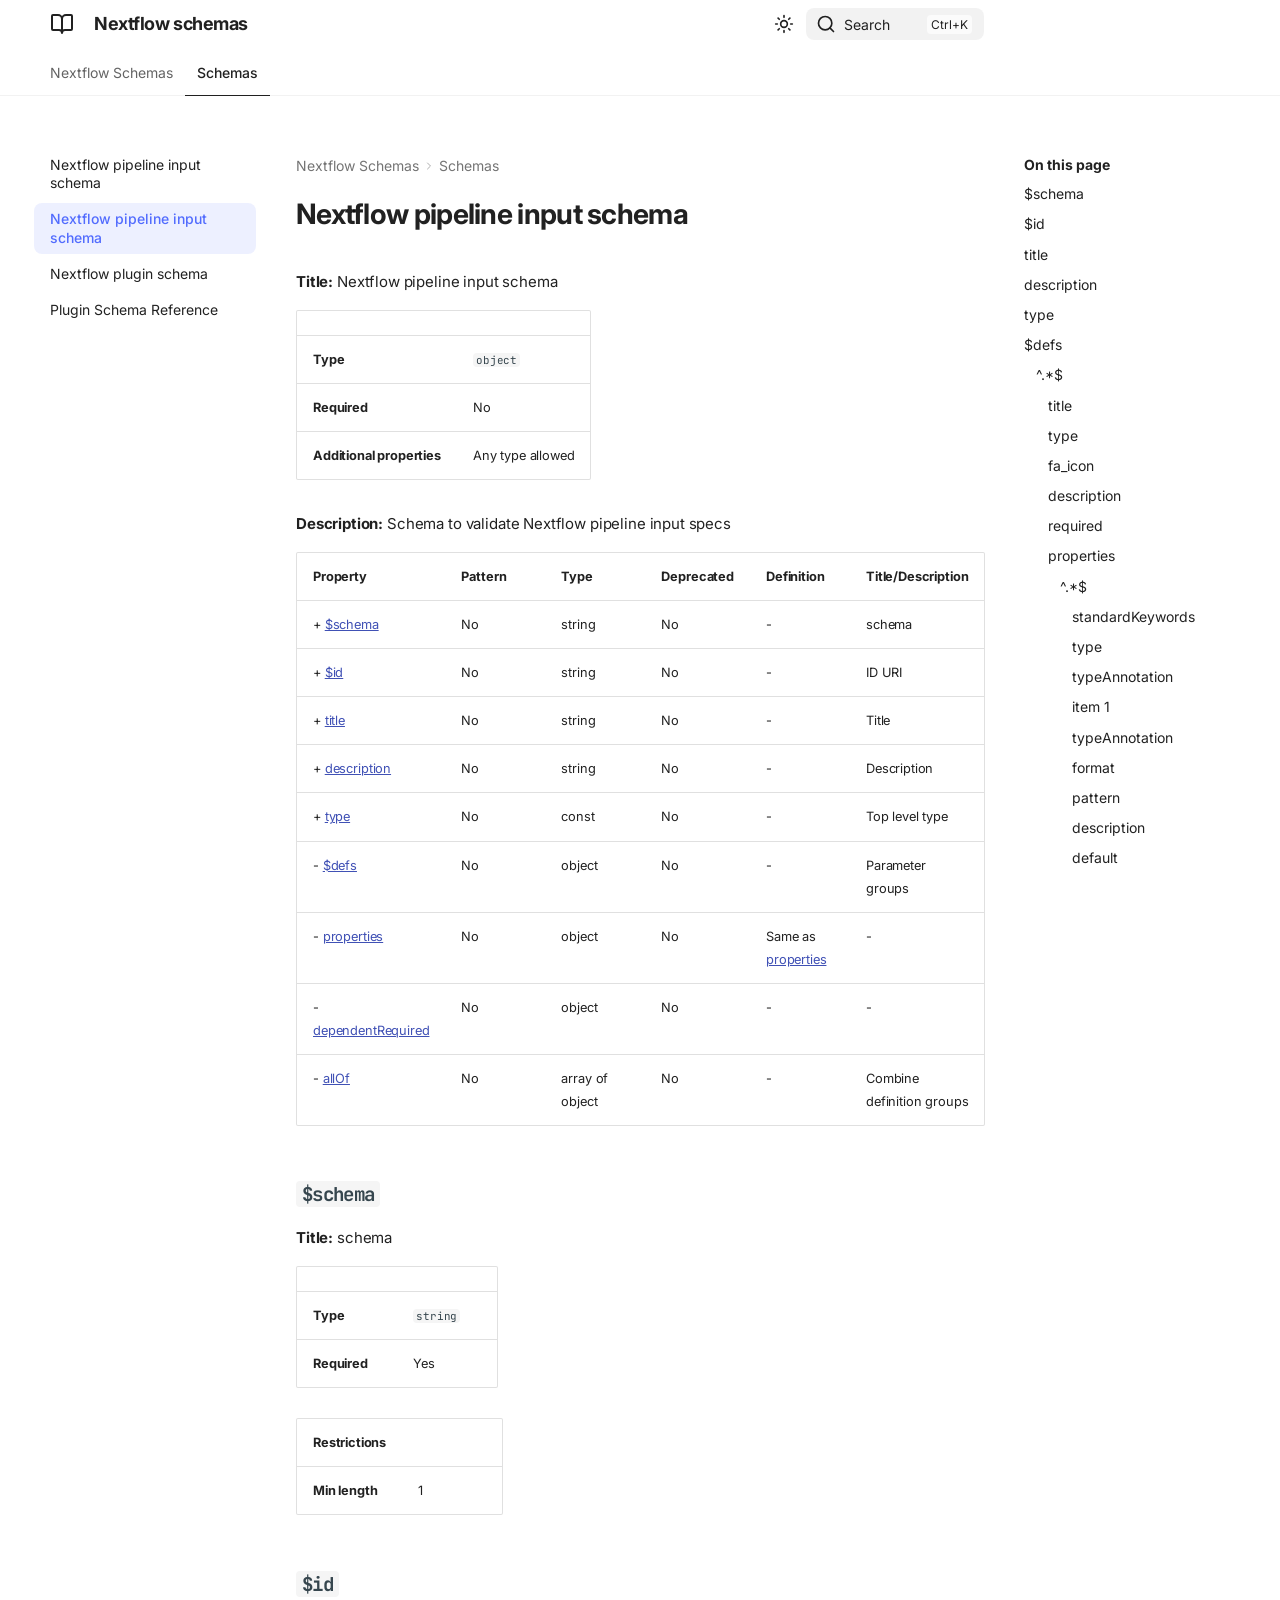
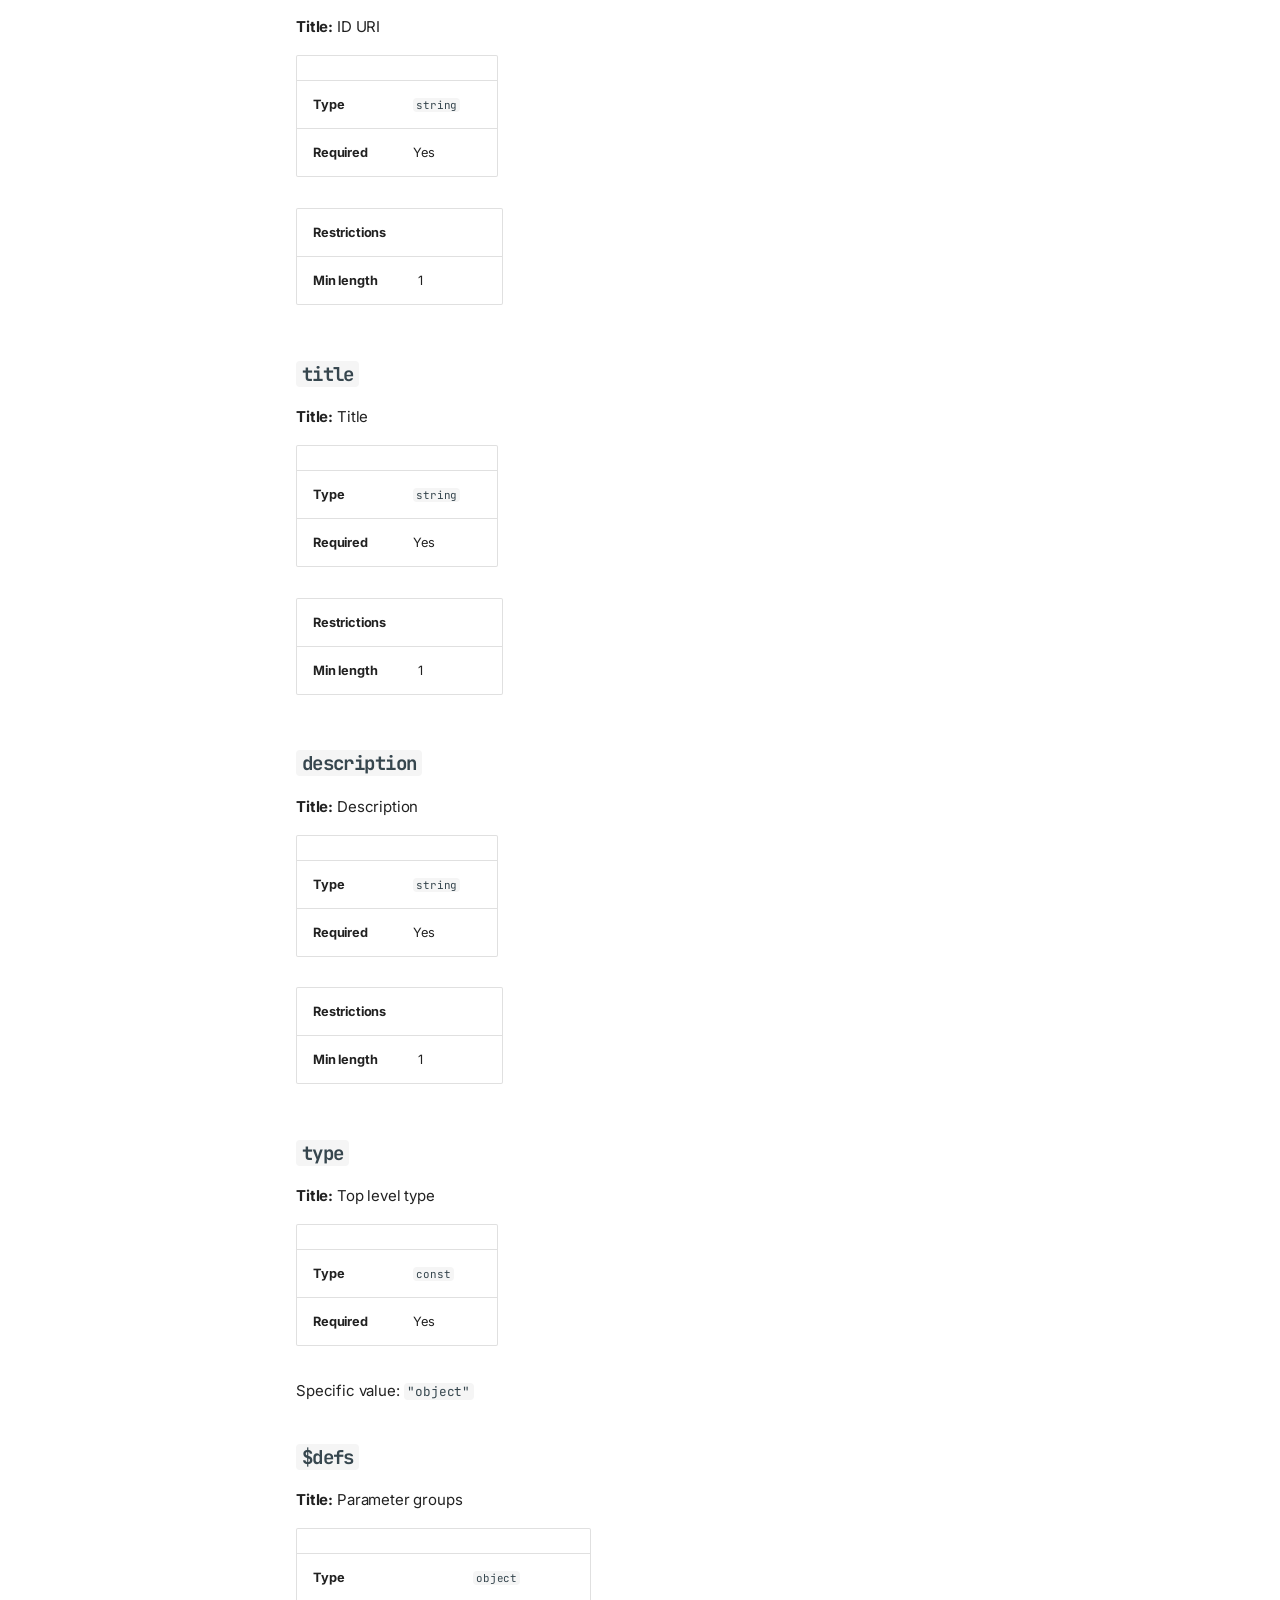
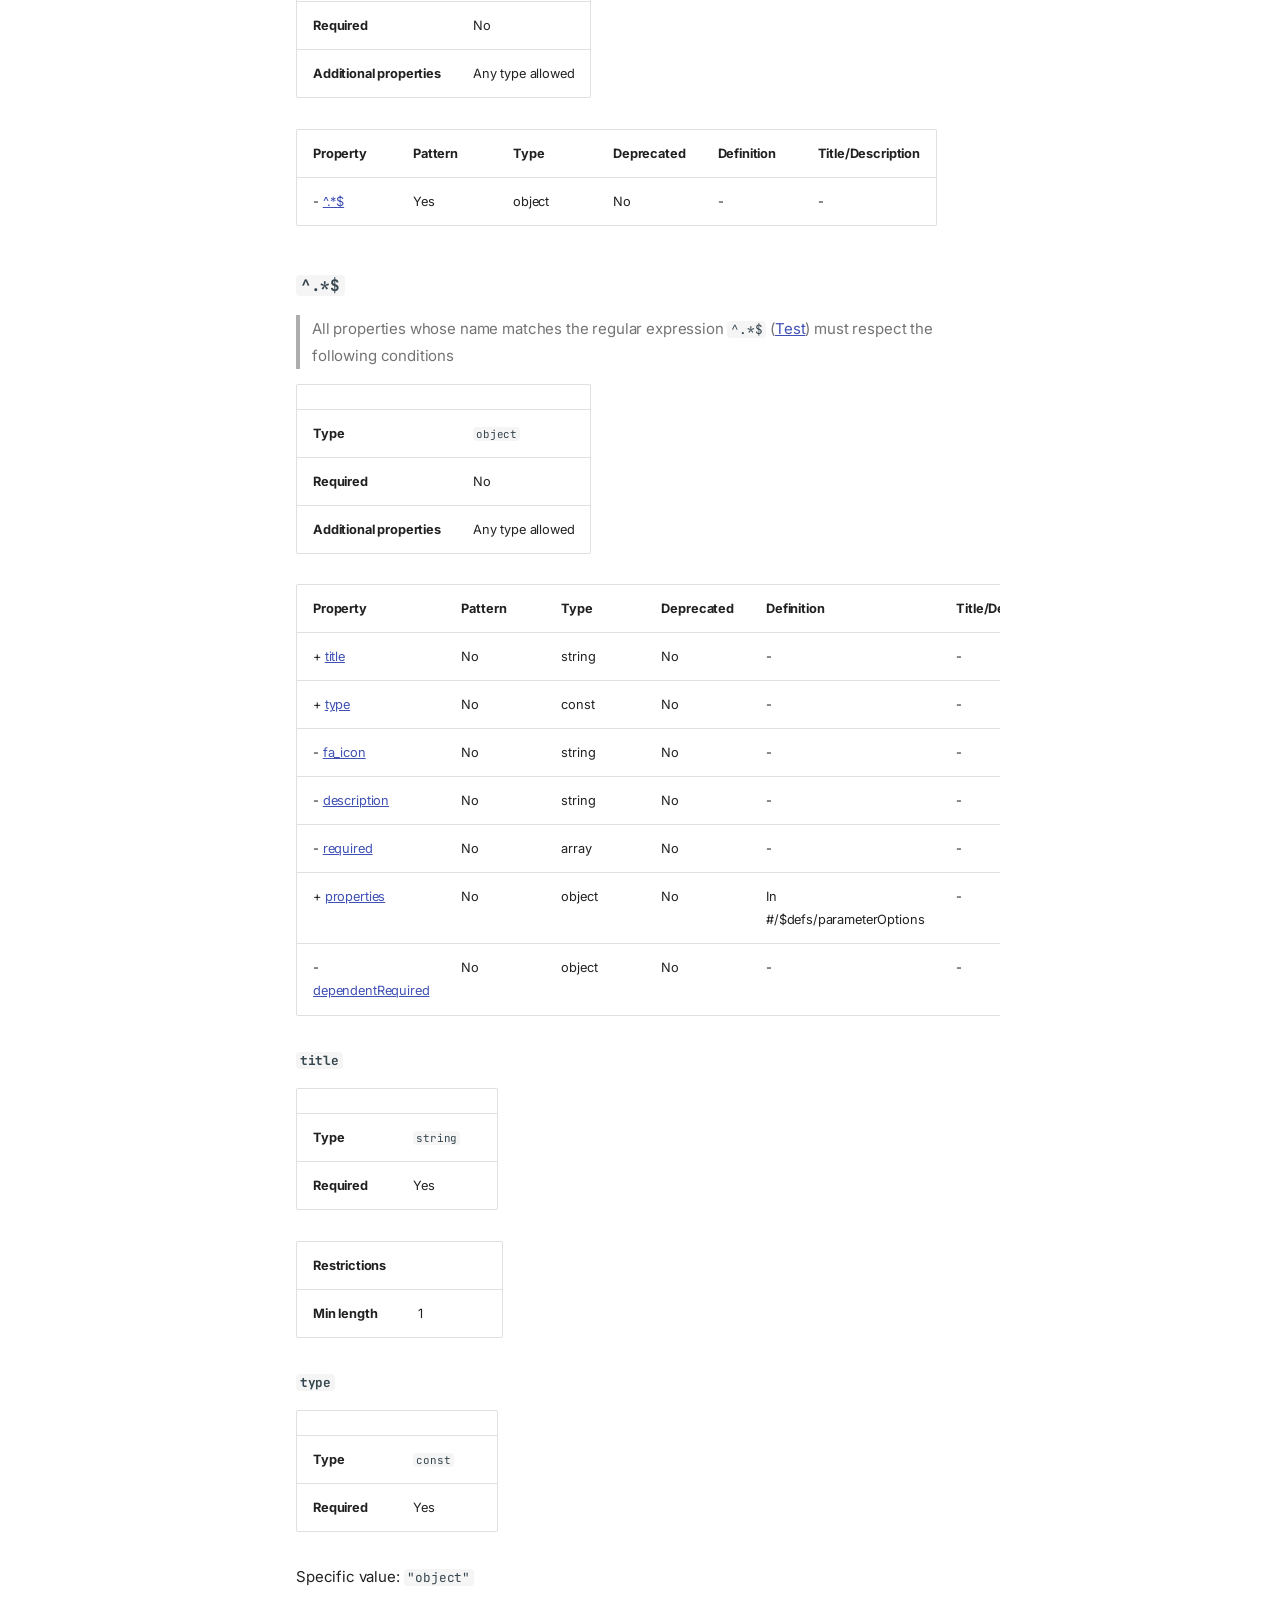
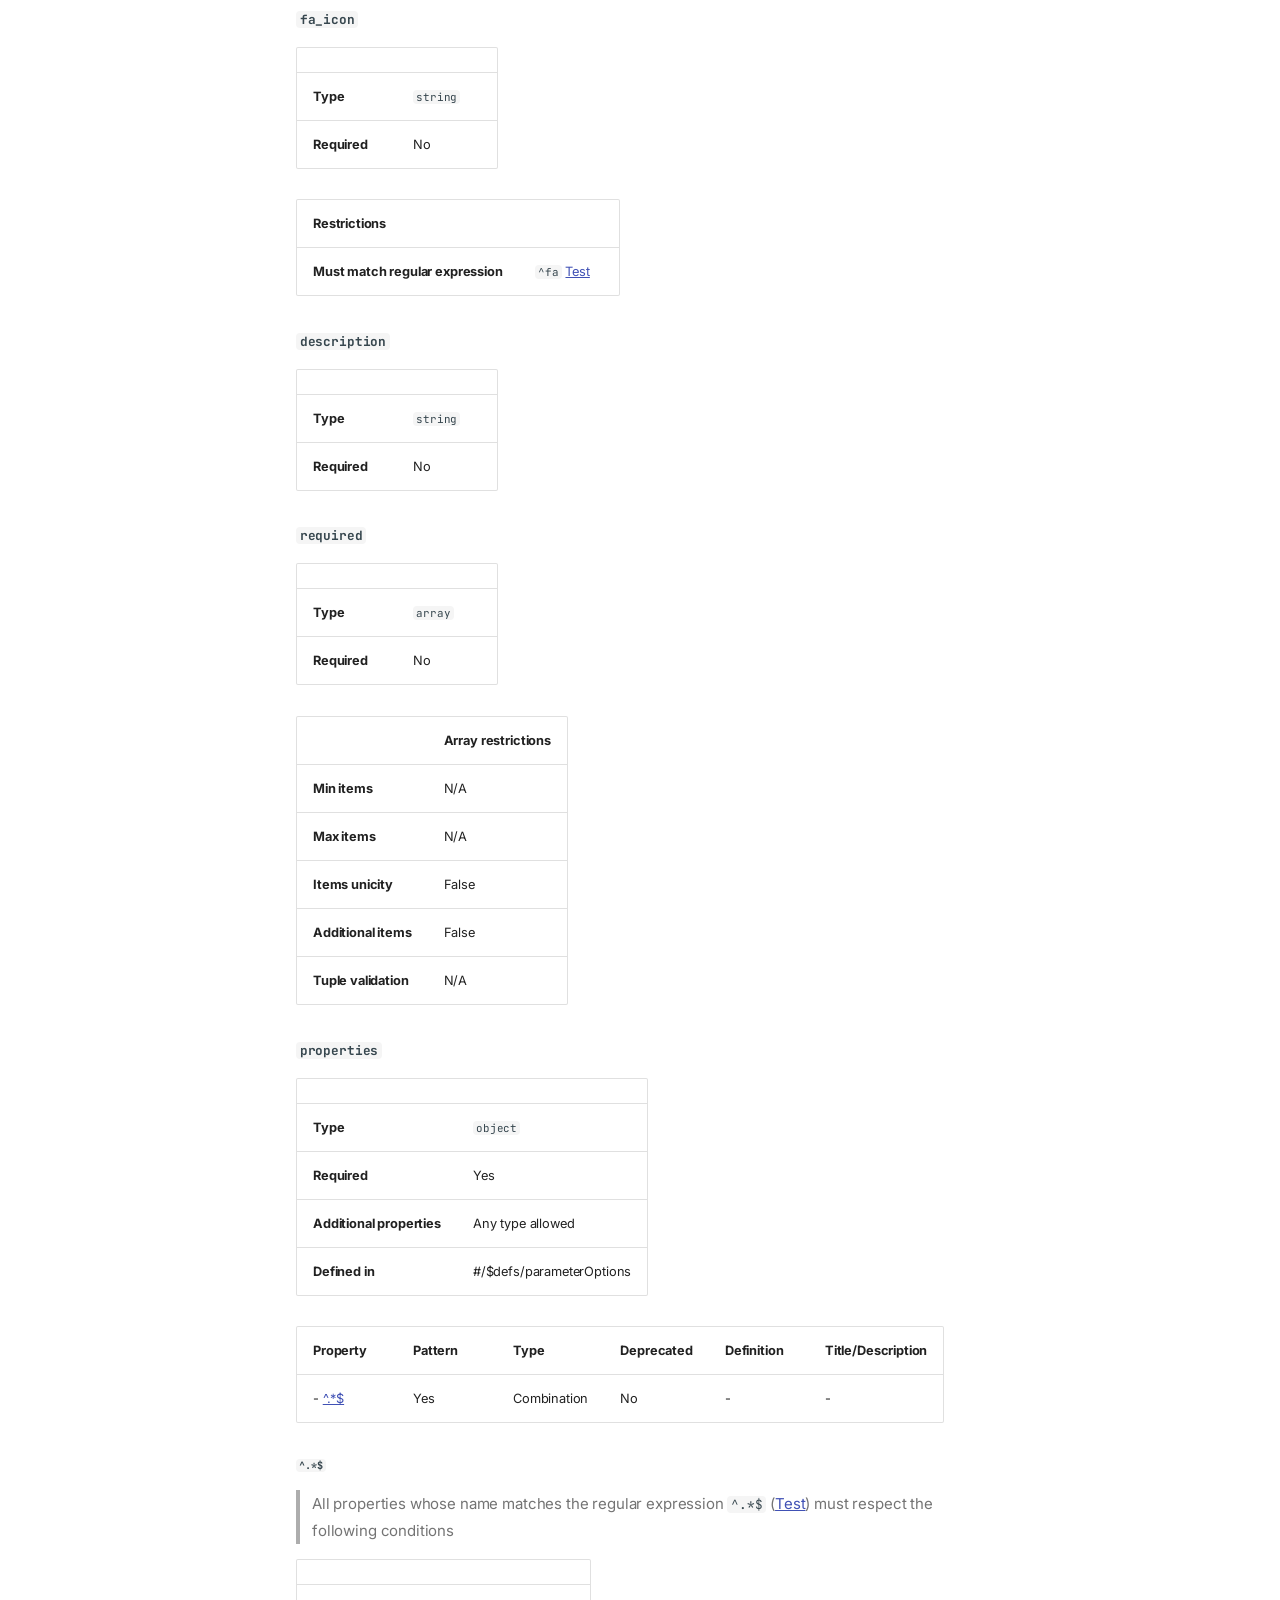
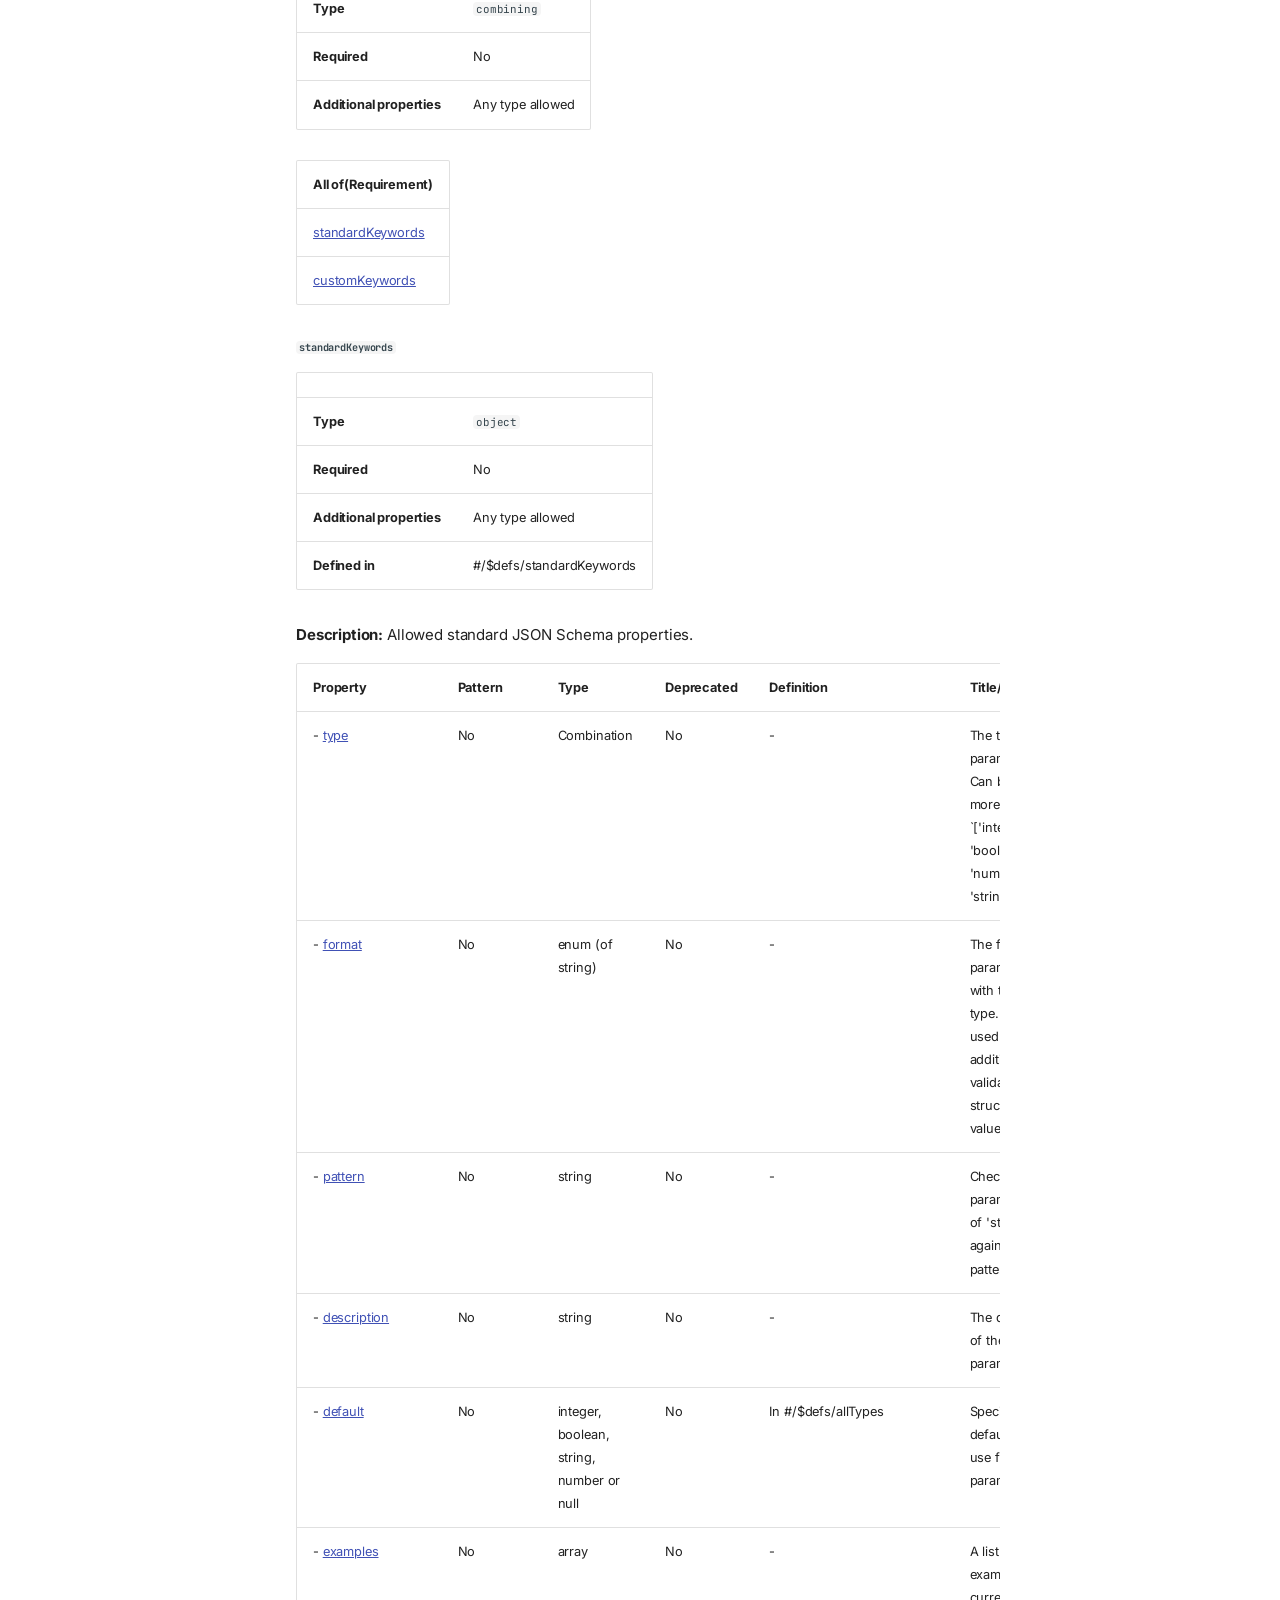
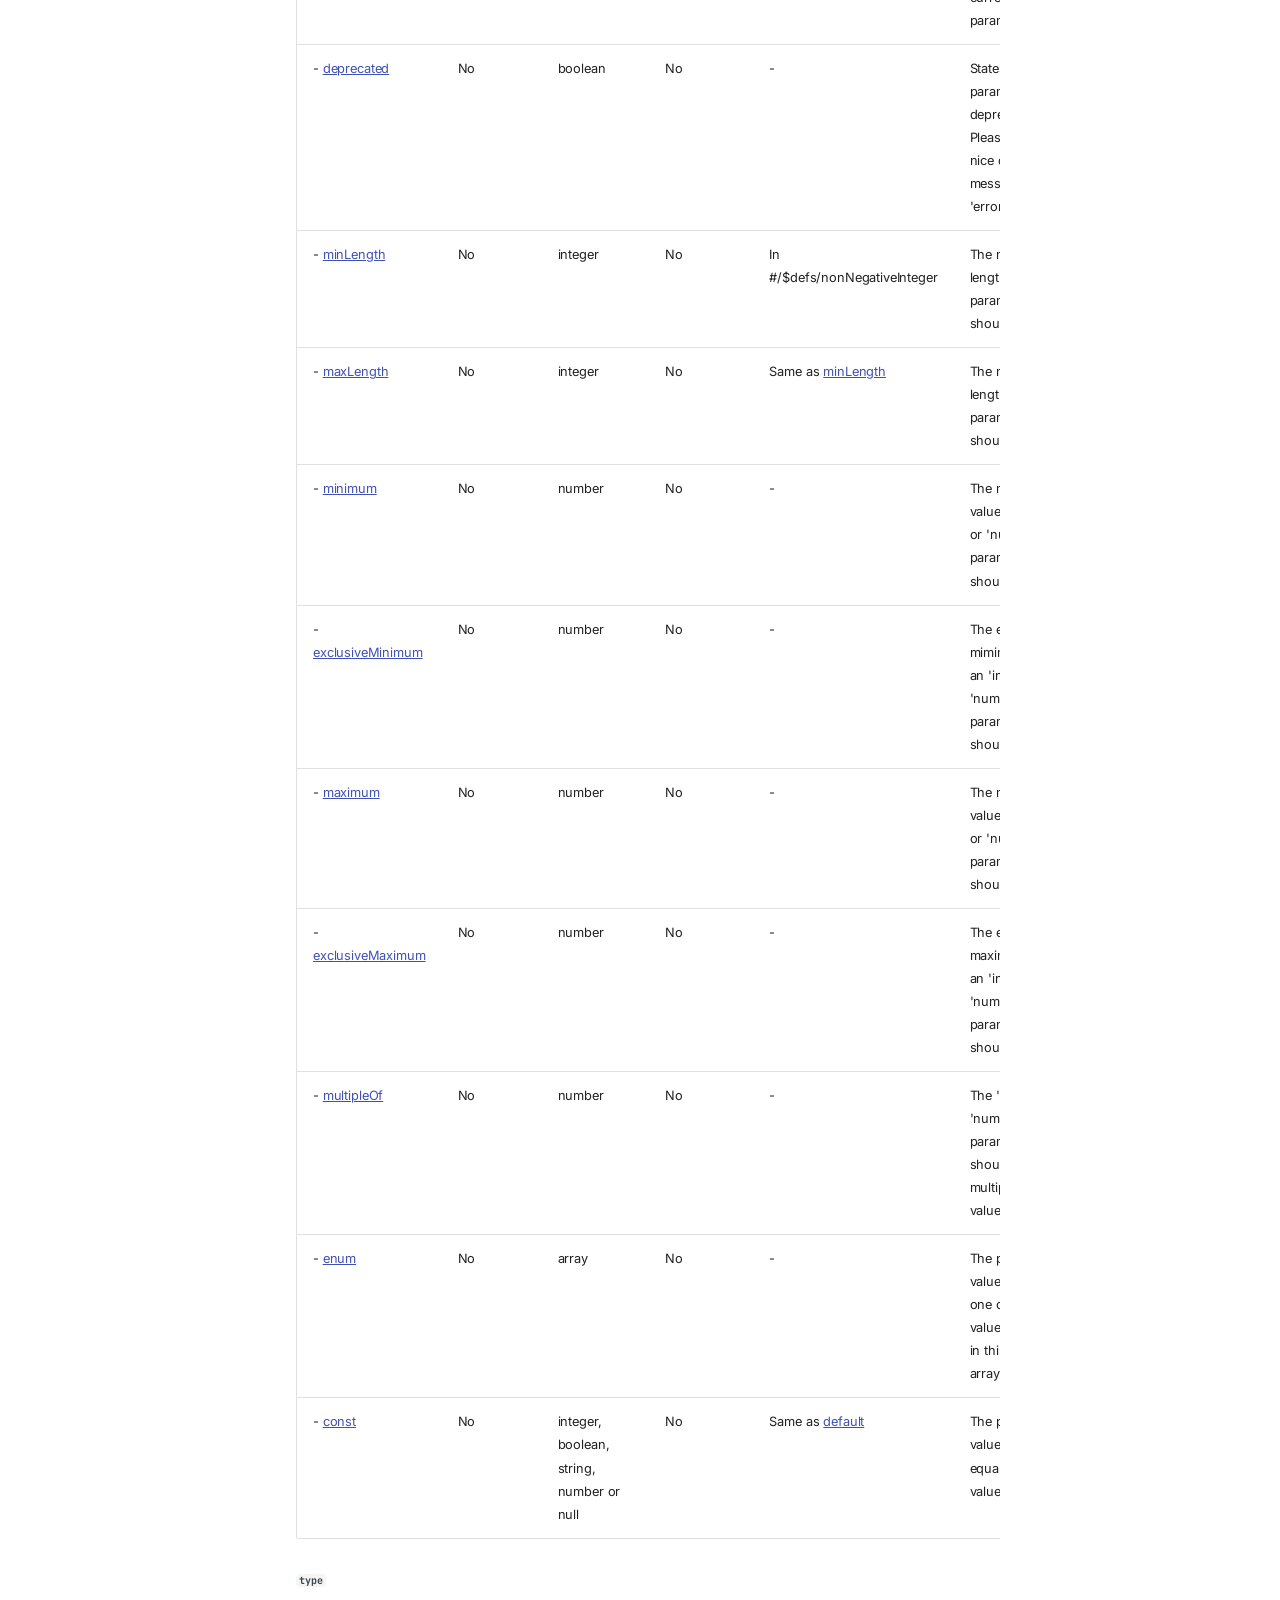
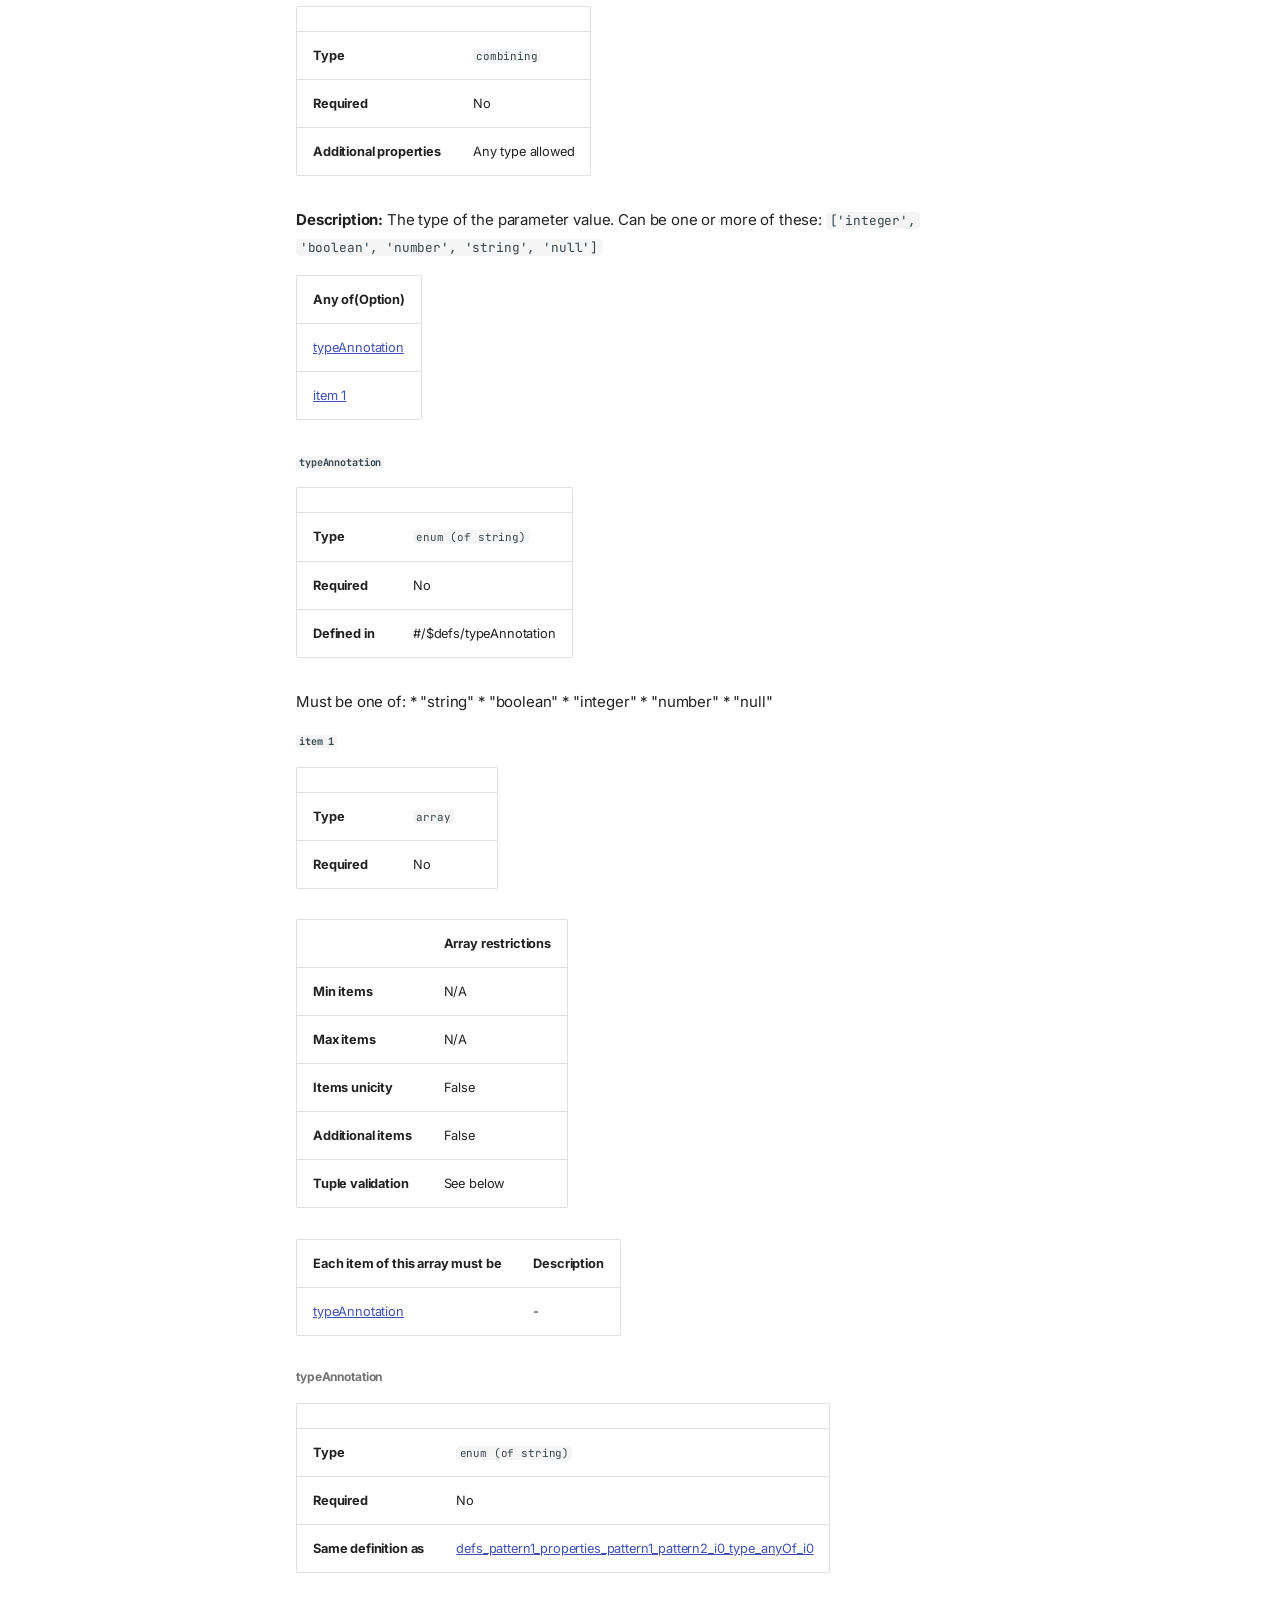
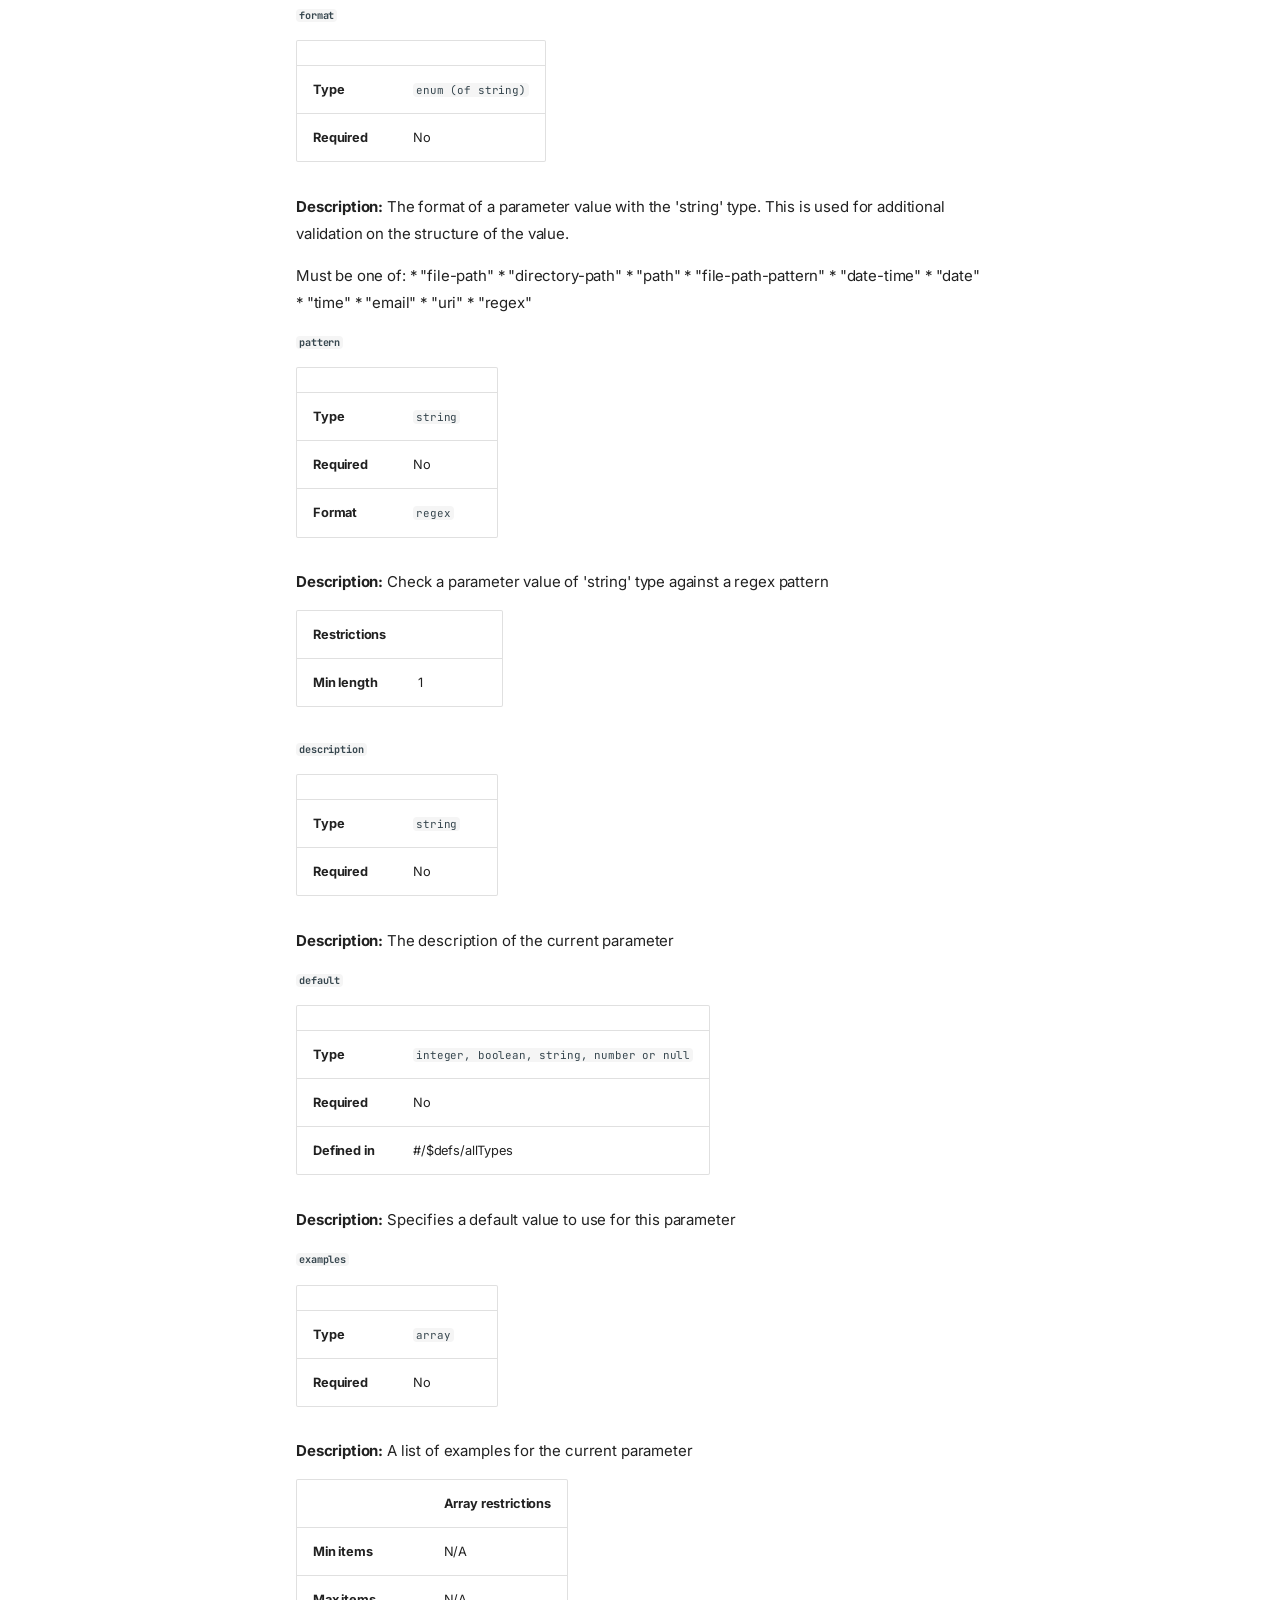
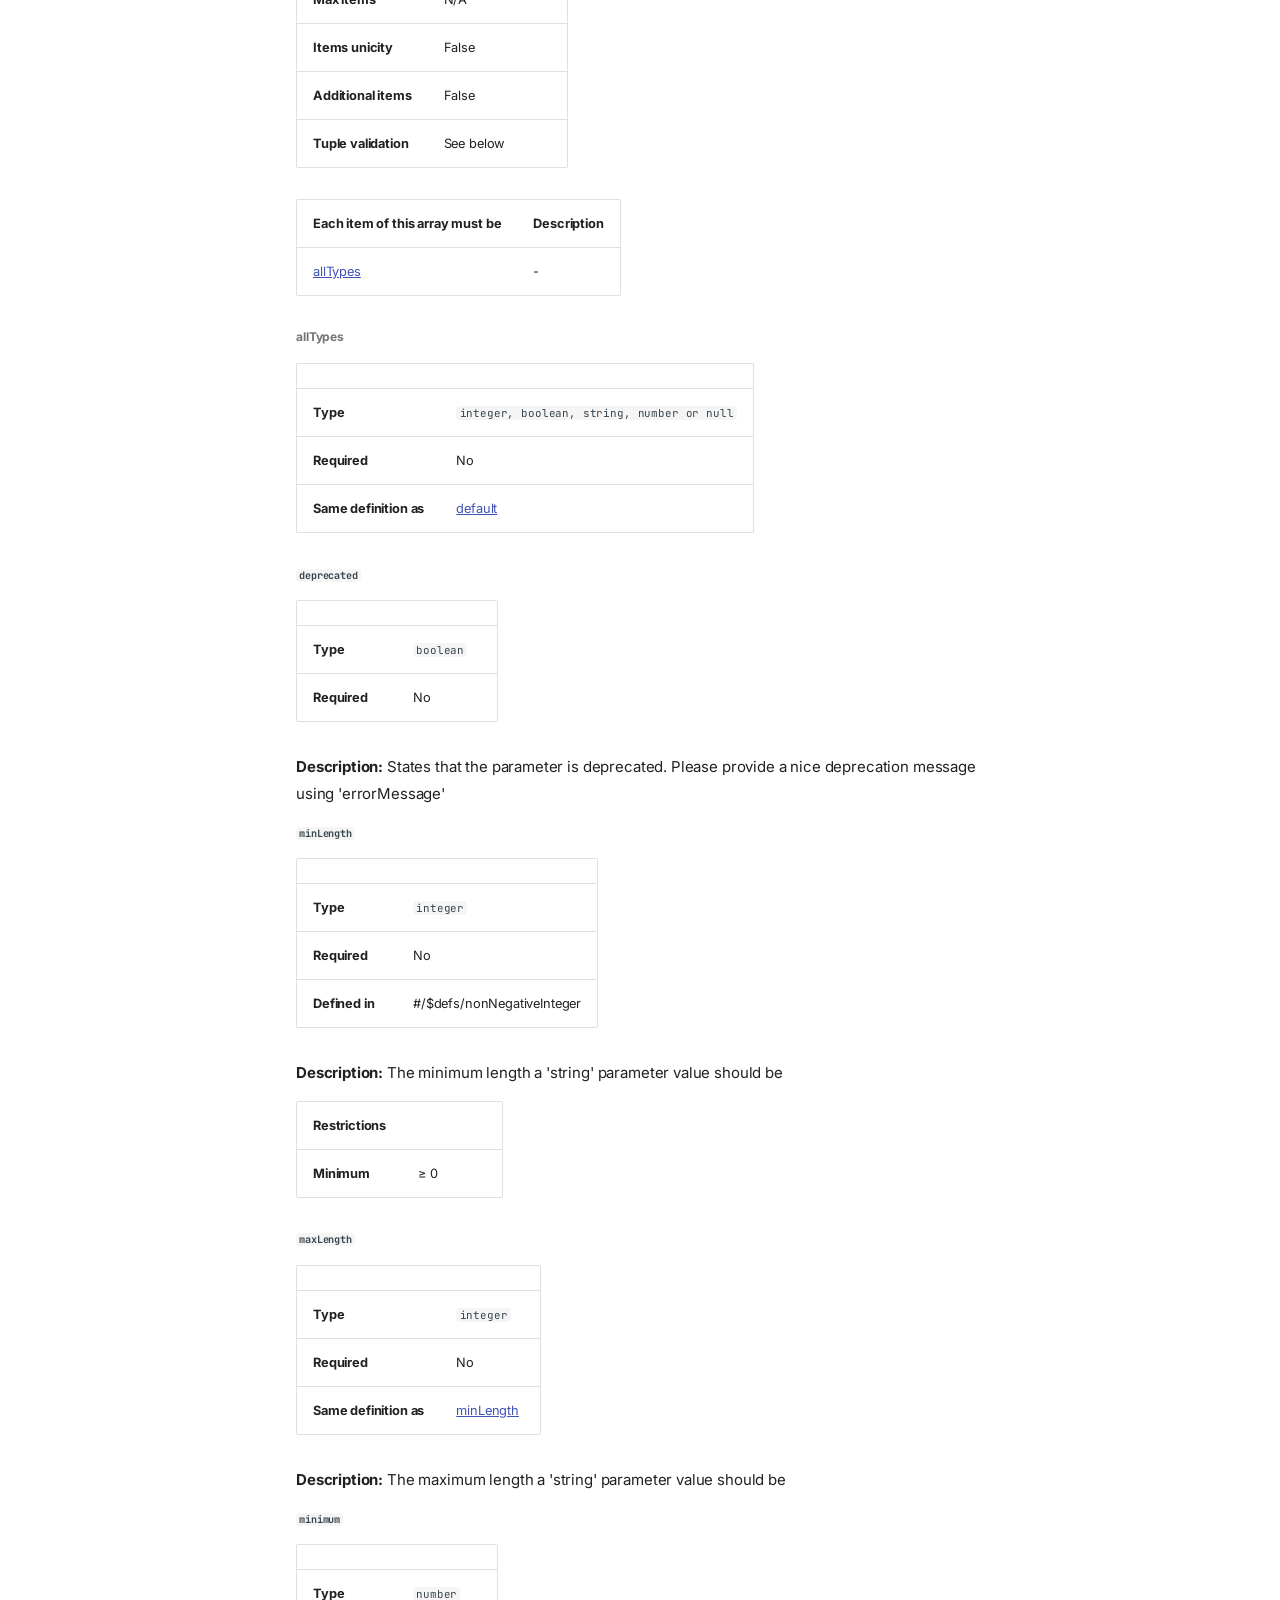
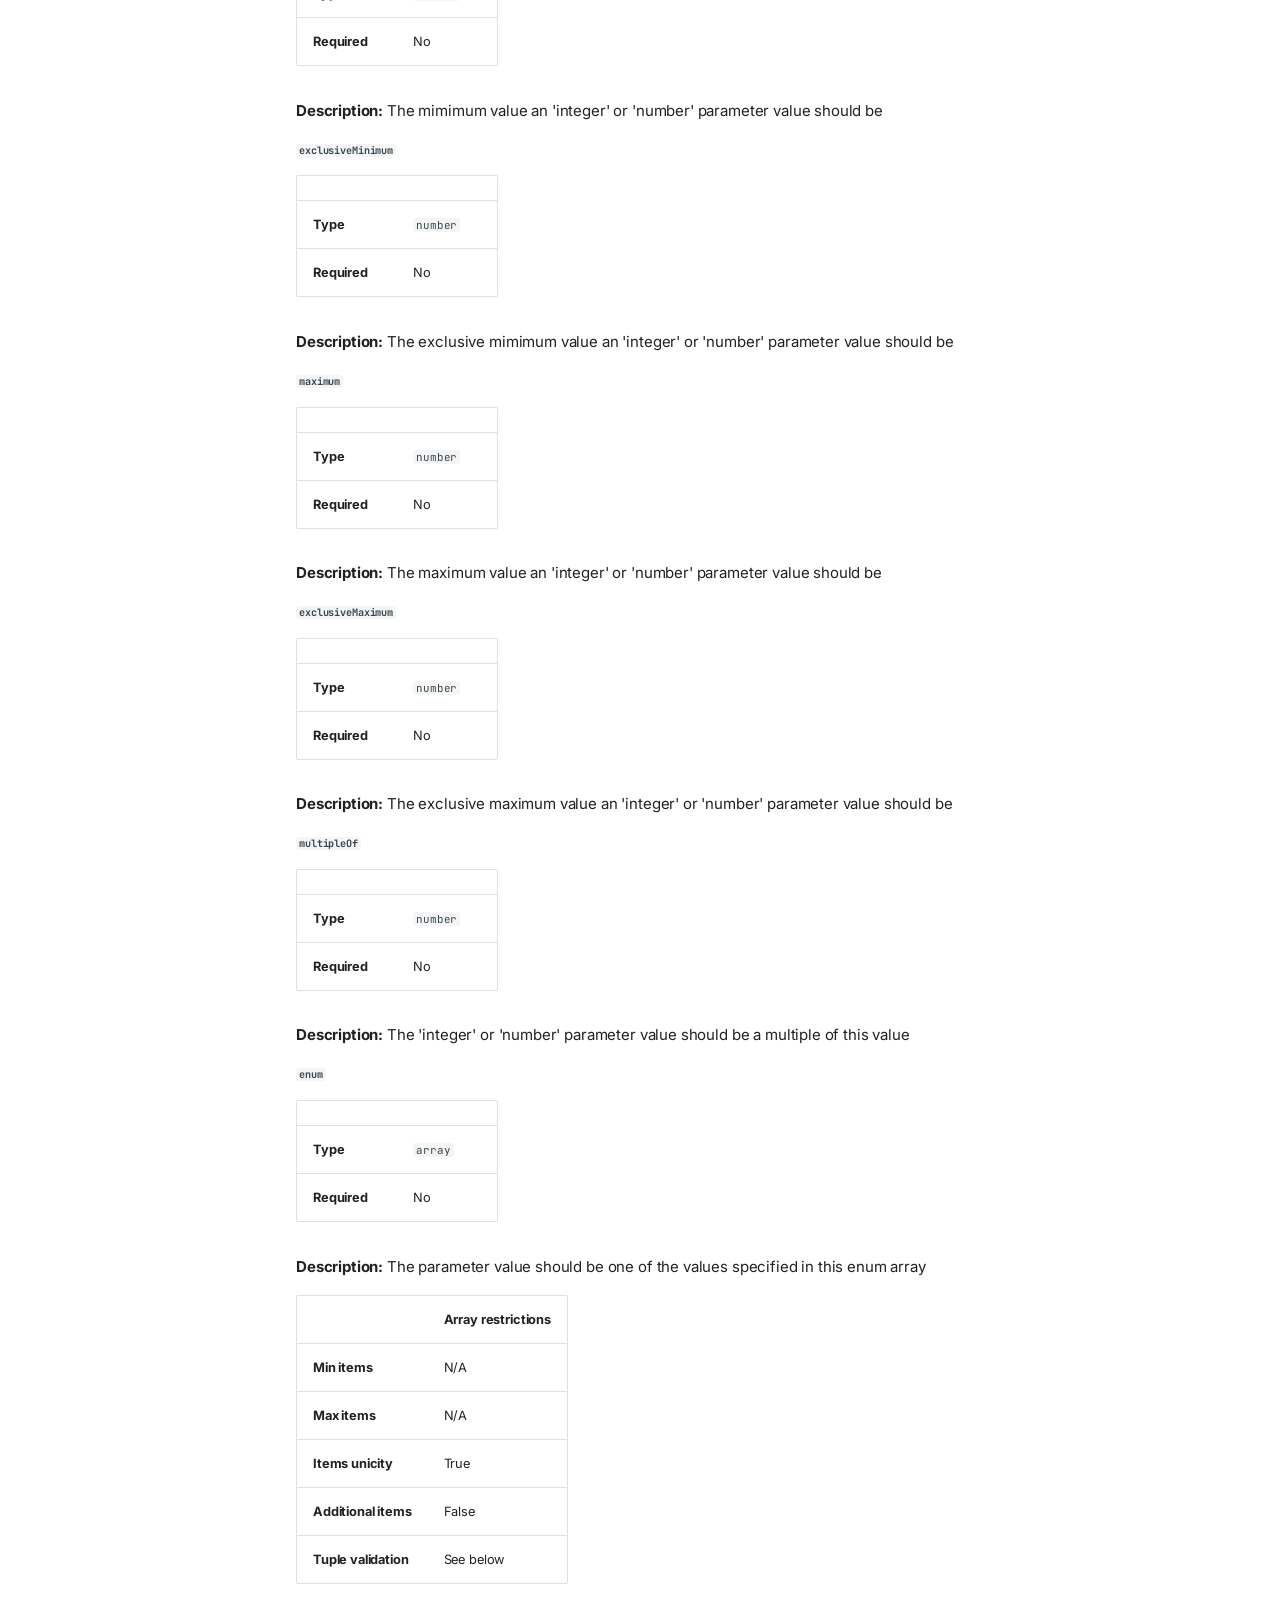
<file: pr-preview/pr-13/schemas/pipeline-v1/index.html>
<!doctype html>
<html lang="en" class="no-js">
  <head>
    
      <meta charset="utf-8">
      <meta name="viewport" content="width=device-width,initial-scale=1">
      
        <meta name="description" content="Specifications of Nextflow schemas">
      
      
        <meta name="author" content="Matthias Hörtenhuber">
      
      
      
        <link rel="prev" href="../pipeline-input/">
      
      
        <link rel="next" href="../plugin-v1/">
      
      
        
      
      
      <link rel="icon" href="../../assets/images/favicon.png">
      <meta name="generator" content="zensical-0.0.15">
    
    
      
        <title>Nextflow pipeline input schema - Nextflow schemas</title>
      
    
    
      
        
      
      <link rel="stylesheet" href="../../assets/stylesheets/modern/main.f1b6466b.min.css">
      
        
          
        
        <link rel="stylesheet" href="../../assets/stylesheets/modern/palette.dfe2e883.min.css">
      
      
  
  
    
  
    
  
    
  
    
  
    
  
    
  
    
  
    
  
    
  
    
  
    
  
    
  
  
  <style>:root{}</style>



    
    
      
    
    
      
        
        
        <link rel="preconnect" href="https://fonts.gstatic.com" crossorigin>
        <link rel="stylesheet" href="https://fonts.googleapis.com/css?family=Inter:300,300i,400,400i,500,500i,700,700i%7CJetBrains+Mono:400,400i,700,700i&display=fallback">
        <style>:root{--md-text-font:"Inter";--md-code-font:"JetBrains Mono"}</style>
      
    
    
    <script>__md_scope=new URL("../..",location),__md_hash=e=>[...e].reduce(((e,t)=>(e<<5)-e+t.charCodeAt(0)),0),__md_get=(e,t=localStorage,a=__md_scope)=>JSON.parse(t.getItem(a.pathname+"."+e)),__md_set=(e,t,a=localStorage,_=__md_scope)=>{try{a.setItem(_.pathname+"."+e,JSON.stringify(t))}catch(e){}},document.documentElement.setAttribute("data-platform",navigator.platform)</script>
    
      

    
    
  </head>
  
  
    
    
      
    
    
    
    
    <body dir="ltr" data-md-color-scheme="default" data-md-color-primary="indigo" data-md-color-accent="indigo">
  
    
    <input class="md-toggle" data-md-toggle="drawer" type="checkbox" id="__drawer" autocomplete="off">
    <input class="md-toggle" data-md-toggle="search" type="checkbox" id="__search" autocomplete="off">
    <label class="md-overlay" for="__drawer"></label>
    <div data-md-component="skip">
      
        
        <a href="#nextflow-pipeline-input-schema" class="md-skip">
          Skip to content
        </a>
      
    </div>
    <div data-md-component="announce">
      
    </div>
    
    
      

  

<header class="md-header md-header--shadow md-header--lifted" data-md-component="header">
  <nav class="md-header__inner md-grid" aria-label="Header">
    <a href="../.." title="Nextflow schemas" class="md-header__button md-logo" aria-label="Nextflow schemas" data-md-component="logo">
      
  
  <svg xmlns="http://www.w3.org/2000/svg" fill="none" stroke="currentColor" stroke-linecap="round" stroke-linejoin="round" stroke-width="2" class="lucide lucide-book-open" viewBox="0 0 24 24"><path d="M12 7v14M3 18a1 1 0 0 1-1-1V4a1 1 0 0 1 1-1h5a4 4 0 0 1 4 4 4 4 0 0 1 4-4h5a1 1 0 0 1 1 1v13a1 1 0 0 1-1 1h-6a3 3 0 0 0-3 3 3 3 0 0 0-3-3z"/></svg>

    </a>
    <label class="md-header__button md-icon" for="__drawer">
      
      <svg xmlns="http://www.w3.org/2000/svg" fill="none" stroke="currentColor" stroke-linecap="round" stroke-linejoin="round" stroke-width="2" class="lucide lucide-menu" viewBox="0 0 24 24"><path d="M4 5h16M4 12h16M4 19h16"/></svg>
    </label>
    <div class="md-header__title" data-md-component="header-title">
      <div class="md-header__ellipsis">
        <div class="md-header__topic">
          <span class="md-ellipsis">
            Nextflow schemas
          </span>
        </div>
        <div class="md-header__topic" data-md-component="header-topic">
          <span class="md-ellipsis">
            
              Nextflow pipeline input schema
            
          </span>
        </div>
      </div>
    </div>
    
      
        <form class="md-header__option" data-md-component="palette">
  
    
    
    
    <input class="md-option" data-md-color-media="none" data-md-color-scheme="default" data-md-color-primary="indigo" data-md-color-accent="indigo"  aria-label="Switch to dark mode"  type="radio" name="__palette" id="__palette_0">
    
      <label class="md-header__button md-icon" title="Switch to dark mode" for="__palette_1" hidden>
        <svg xmlns="http://www.w3.org/2000/svg" fill="none" stroke="currentColor" stroke-linecap="round" stroke-linejoin="round" stroke-width="2" class="lucide lucide-sun" viewBox="0 0 24 24"><circle cx="12" cy="12" r="4"/><path d="M12 2v2M12 20v2M4.93 4.93l1.41 1.41M17.66 17.66l1.41 1.41M2 12h2M20 12h2M6.34 17.66l-1.41 1.41M19.07 4.93l-1.41 1.41"/></svg>
      </label>
    
  
    
    
    
    <input class="md-option" data-md-color-media="none" data-md-color-scheme="slate" data-md-color-primary="indigo" data-md-color-accent="indigo"  aria-label="Switch to light mode"  type="radio" name="__palette" id="__palette_1">
    
      <label class="md-header__button md-icon" title="Switch to light mode" for="__palette_0" hidden>
        <svg xmlns="http://www.w3.org/2000/svg" fill="none" stroke="currentColor" stroke-linecap="round" stroke-linejoin="round" stroke-width="2" class="lucide lucide-moon" viewBox="0 0 24 24"><path d="M20.985 12.486a9 9 0 1 1-9.473-9.472c.405-.022.617.46.402.803a6 6 0 0 0 8.268 8.268c.344-.215.825-.004.803.401"/></svg>
      </label>
    
  
</form>
      
    
    
      <script>var palette=__md_get("__palette");if(palette&&palette.color){if("(prefers-color-scheme)"===palette.color.media){var media=matchMedia("(prefers-color-scheme: light)"),input=document.querySelector(media.matches?"[data-md-color-media='(prefers-color-scheme: light)']":"[data-md-color-media='(prefers-color-scheme: dark)']");palette.color.media=input.getAttribute("data-md-color-media"),palette.color.scheme=input.getAttribute("data-md-color-scheme"),palette.color.primary=input.getAttribute("data-md-color-primary"),palette.color.accent=input.getAttribute("data-md-color-accent")}for(var[key,value]of Object.entries(palette.color))document.body.setAttribute("data-md-color-"+key,value)}</script>
    
    
    
      
      
        <label class="md-header__button md-icon" for="__search">
          
          <svg xmlns="http://www.w3.org/2000/svg" fill="none" stroke="currentColor" stroke-linecap="round" stroke-linejoin="round" stroke-width="2" class="lucide lucide-search" viewBox="0 0 24 24"><path d="m21 21-4.34-4.34"/><circle cx="11" cy="11" r="8"/></svg>
        </label>
        <div class="md-search" data-md-component="search" role="dialog" aria-label="Search">
  <button type="button" class="md-search__button">
    Search
  </button>
</div>
      
    
    <div class="md-header__source">
      
    </div>
  </nav>
  
    
      
<nav class="md-tabs" aria-label="Tabs" data-md-component="tabs">
  <div class="md-grid">
    <ul class="md-tabs__list">
      
        
  
  
  
  
    <li class="md-tabs__item">
      <a href="../.." class="md-tabs__link">
        
  
  Nextflow Schemas

      </a>
    </li>
  

      
        
  
  
  
    
  
  
    
    
      <li class="md-tabs__item md-tabs__item--active">
        <a href="../pipeline-input/" class="md-tabs__link">
          
  
  Schemas

        </a>
      </li>
    
  

      
    </ul>
  </div>
</nav>
    
  
</header>
    
    <div class="md-container" data-md-component="container">
      
      
        
      
      <main class="md-main" data-md-component="main">
        <div class="md-main__inner md-grid">
          
            
              
              <div class="md-sidebar md-sidebar--primary" data-md-component="sidebar" data-md-type="navigation" >
                <div class="md-sidebar__scrollwrap">
                  <div class="md-sidebar__inner">
                    


  


<nav class="md-nav md-nav--primary md-nav--lifted" aria-label="Navigation" data-md-level="0">
  <label class="md-nav__title" for="__drawer">
    <a href="../.." title="Nextflow schemas" class="md-nav__button md-logo" aria-label="Nextflow schemas" data-md-component="logo">
      
  
  <svg xmlns="http://www.w3.org/2000/svg" fill="none" stroke="currentColor" stroke-linecap="round" stroke-linejoin="round" stroke-width="2" class="lucide lucide-book-open" viewBox="0 0 24 24"><path d="M12 7v14M3 18a1 1 0 0 1-1-1V4a1 1 0 0 1 1-1h5a4 4 0 0 1 4 4 4 4 0 0 1 4-4h5a1 1 0 0 1 1 1v13a1 1 0 0 1-1 1h-6a3 3 0 0 0-3 3 3 3 0 0 0-3-3z"/></svg>

    </a>
    Nextflow schemas
  </label>
  
  <ul class="md-nav__list" data-md-scrollfix>
    
      
      
  
  
  
  
    <li class="md-nav__item">
      <a href="../.." class="md-nav__link">
        
  
  
  <span class="md-ellipsis">
    
  
    Nextflow Schemas
  

    
  </span>
  
  

      </a>
    </li>
  

    
      
      
  
  
    
  
  
  
    
    
      
        
      
        
      
        
      
        
      
    
    
    
      
        
        
      
      
        
      
    
    
    <li class="md-nav__item md-nav__item--active md-nav__item--section md-nav__item--nested">
      
        
        
        <input class="md-nav__toggle md-toggle " type="checkbox" id="__nav_2" checked>
        
          
          <label class="md-nav__link" for="__nav_2" id="__nav_2_label" tabindex="">
            
  
  
  <span class="md-ellipsis">
    
  
    Schemas
  

    
  </span>
  
  

            <span class="md-nav__icon md-icon"></span>
          </label>
        
        <nav class="md-nav" data-md-level="1" aria-labelledby="__nav_2_label" aria-expanded="true">
          <label class="md-nav__title" for="__nav_2">
            <span class="md-nav__icon md-icon"></span>
            
  
    Schemas
  

          </label>
          <ul class="md-nav__list" data-md-scrollfix>
            
              
                
  
  
  
  
    <li class="md-nav__item">
      <a href="../pipeline-input/" class="md-nav__link">
        
  
  
  <span class="md-ellipsis">
    
  
    Nextflow pipeline input schema
  

    
  </span>
  
  

      </a>
    </li>
  

              
            
              
                
  
  
    
  
  
  
    <li class="md-nav__item md-nav__item--active">
      
      <input class="md-nav__toggle md-toggle" type="checkbox" id="__toc">
      
      
        
      
      
        <label class="md-nav__link md-nav__link--active" for="__toc">
          
  
  
  <span class="md-ellipsis">
    
  
    Nextflow pipeline input schema
  

    
  </span>
  
  

          <span class="md-nav__icon md-icon"></span>
        </label>
      
      <a href="./" class="md-nav__link md-nav__link--active">
        
  
  
  <span class="md-ellipsis">
    
  
    Nextflow pipeline input schema
  

    
  </span>
  
  

      </a>
      
        


<nav class="md-nav md-nav--secondary" aria-label="On this page">
  
  
  
    
  
  
    <label class="md-nav__title" for="__toc">
      <span class="md-nav__icon md-icon"></span>
      On this page
    </label>
    <ul class="md-nav__list" data-md-component="toc" data-md-scrollfix>
      
        <li class="md-nav__item">
  <a href="#schema" class="md-nav__link">
    <span class="md-ellipsis">
      
        $schema
      
    </span>
  </a>
  
</li>
      
        <li class="md-nav__item">
  <a href="#id" class="md-nav__link">
    <span class="md-ellipsis">
      
        $id
      
    </span>
  </a>
  
</li>
      
        <li class="md-nav__item">
  <a href="#title" class="md-nav__link">
    <span class="md-ellipsis">
      
        title
      
    </span>
  </a>
  
</li>
      
        <li class="md-nav__item">
  <a href="#description" class="md-nav__link">
    <span class="md-ellipsis">
      
        description
      
    </span>
  </a>
  
</li>
      
        <li class="md-nav__item">
  <a href="#type" class="md-nav__link">
    <span class="md-ellipsis">
      
        type
      
    </span>
  </a>
  
</li>
      
        <li class="md-nav__item">
  <a href="#defs" class="md-nav__link">
    <span class="md-ellipsis">
      
        $defs
      
    </span>
  </a>
  
    <nav class="md-nav" aria-label="$defs">
      <ul class="md-nav__list">
        
          <li class="md-nav__item">
  <a href="#_1" class="md-nav__link">
    <span class="md-ellipsis">
      
        ^.*$
      
    </span>
  </a>
  
    <nav class="md-nav" aria-label="^.*$">
      <ul class="md-nav__list">
        
          <li class="md-nav__item">
  <a href="#title_1" class="md-nav__link">
    <span class="md-ellipsis">
      
        title
      
    </span>
  </a>
  
</li>
        
          <li class="md-nav__item">
  <a href="#type_1" class="md-nav__link">
    <span class="md-ellipsis">
      
        type
      
    </span>
  </a>
  
</li>
        
          <li class="md-nav__item">
  <a href="#fa_icon" class="md-nav__link">
    <span class="md-ellipsis">
      
        fa_icon
      
    </span>
  </a>
  
</li>
        
          <li class="md-nav__item">
  <a href="#description_1" class="md-nav__link">
    <span class="md-ellipsis">
      
        description
      
    </span>
  </a>
  
</li>
        
          <li class="md-nav__item">
  <a href="#required" class="md-nav__link">
    <span class="md-ellipsis">
      
        required
      
    </span>
  </a>
  
</li>
        
          <li class="md-nav__item">
  <a href="#properties" class="md-nav__link">
    <span class="md-ellipsis">
      
        properties
      
    </span>
  </a>
  
    <nav class="md-nav" aria-label="properties">
      <ul class="md-nav__list">
        
          <li class="md-nav__item">
  <a href="#_2" class="md-nav__link">
    <span class="md-ellipsis">
      
        ^.*$
      
    </span>
  </a>
  
    <nav class="md-nav" aria-label="^.*$">
      <ul class="md-nav__list">
        
          <li class="md-nav__item">
  <a href="#standardkeywords" class="md-nav__link">
    <span class="md-ellipsis">
      
        standardKeywords
      
    </span>
  </a>
  
</li>
        
          <li class="md-nav__item">
  <a href="#type_2" class="md-nav__link">
    <span class="md-ellipsis">
      
        type
      
    </span>
  </a>
  
</li>
        
          <li class="md-nav__item">
  <a href="#typeannotation" class="md-nav__link">
    <span class="md-ellipsis">
      
        typeAnnotation
      
    </span>
  </a>
  
</li>
        
          <li class="md-nav__item">
  <a href="#item-1" class="md-nav__link">
    <span class="md-ellipsis">
      
        item 1
      
    </span>
  </a>
  
</li>
        
          <li class="md-nav__item">
  <a href="#typeannotation_1" class="md-nav__link">
    <span class="md-ellipsis">
      
        typeAnnotation
      
    </span>
  </a>
  
</li>
        
          <li class="md-nav__item">
  <a href="#format" class="md-nav__link">
    <span class="md-ellipsis">
      
        format
      
    </span>
  </a>
  
</li>
        
          <li class="md-nav__item">
  <a href="#pattern" class="md-nav__link">
    <span class="md-ellipsis">
      
        pattern
      
    </span>
  </a>
  
</li>
        
          <li class="md-nav__item">
  <a href="#description_2" class="md-nav__link">
    <span class="md-ellipsis">
      
        description
      
    </span>
  </a>
  
</li>
        
          <li class="md-nav__item">
  <a href="#default" class="md-nav__link">
    <span class="md-ellipsis">
      
        default
      
    </span>
  </a>
  
</li>
        
          <li class="md-nav__item">
  <a href="#examples" class="md-nav__link">
    <span class="md-ellipsis">
      
        examples
      
    </span>
  </a>
  
</li>
        
          <li class="md-nav__item">
  <a href="#alltypes" class="md-nav__link">
    <span class="md-ellipsis">
      
        allTypes
      
    </span>
  </a>
  
</li>
        
          <li class="md-nav__item">
  <a href="#deprecated" class="md-nav__link">
    <span class="md-ellipsis">
      
        deprecated
      
    </span>
  </a>
  
</li>
        
          <li class="md-nav__item">
  <a href="#minlength" class="md-nav__link">
    <span class="md-ellipsis">
      
        minLength
      
    </span>
  </a>
  
</li>
        
          <li class="md-nav__item">
  <a href="#maxlength" class="md-nav__link">
    <span class="md-ellipsis">
      
        maxLength
      
    </span>
  </a>
  
</li>
        
          <li class="md-nav__item">
  <a href="#minimum" class="md-nav__link">
    <span class="md-ellipsis">
      
        minimum
      
    </span>
  </a>
  
</li>
        
          <li class="md-nav__item">
  <a href="#exclusiveminimum" class="md-nav__link">
    <span class="md-ellipsis">
      
        exclusiveMinimum
      
    </span>
  </a>
  
</li>
        
          <li class="md-nav__item">
  <a href="#maximum" class="md-nav__link">
    <span class="md-ellipsis">
      
        maximum
      
    </span>
  </a>
  
</li>
        
          <li class="md-nav__item">
  <a href="#exclusivemaximum" class="md-nav__link">
    <span class="md-ellipsis">
      
        exclusiveMaximum
      
    </span>
  </a>
  
</li>
        
          <li class="md-nav__item">
  <a href="#multipleof" class="md-nav__link">
    <span class="md-ellipsis">
      
        multipleOf
      
    </span>
  </a>
  
</li>
        
          <li class="md-nav__item">
  <a href="#enum" class="md-nav__link">
    <span class="md-ellipsis">
      
        enum
      
    </span>
  </a>
  
</li>
        
          <li class="md-nav__item">
  <a href="#alltypes_1" class="md-nav__link">
    <span class="md-ellipsis">
      
        allTypes
      
    </span>
  </a>
  
</li>
        
          <li class="md-nav__item">
  <a href="#const" class="md-nav__link">
    <span class="md-ellipsis">
      
        const
      
    </span>
  </a>
  
</li>
        
          <li class="md-nav__item">
  <a href="#customkeywords" class="md-nav__link">
    <span class="md-ellipsis">
      
        customKeywords
      
    </span>
  </a>
  
</li>
        
          <li class="md-nav__item">
  <a href="#errormessage" class="md-nav__link">
    <span class="md-ellipsis">
      
        errorMessage
      
    </span>
  </a>
  
</li>
        
          <li class="md-nav__item">
  <a href="#exists" class="md-nav__link">
    <span class="md-ellipsis">
      
        exists
      
    </span>
  </a>
  
</li>
        
          <li class="md-nav__item">
  <a href="#schema_1" class="md-nav__link">
    <span class="md-ellipsis">
      
        schema
      
    </span>
  </a>
  
</li>
        
          <li class="md-nav__item">
  <a href="#help_text" class="md-nav__link">
    <span class="md-ellipsis">
      
        help_text
      
    </span>
  </a>
  
</li>
        
          <li class="md-nav__item">
  <a href="#fa_icon_1" class="md-nav__link">
    <span class="md-ellipsis">
      
        fa_icon
      
    </span>
  </a>
  
</li>
        
          <li class="md-nav__item">
  <a href="#hidden" class="md-nav__link">
    <span class="md-ellipsis">
      
        hidden
      
    </span>
  </a>
  
</li>
        
          <li class="md-nav__item">
  <a href="#mimetype" class="md-nav__link">
    <span class="md-ellipsis">
      
        mimetype
      
    </span>
  </a>
  
</li>
        
          <li class="md-nav__item">
  <a href="#the-following-properties-are-required" class="md-nav__link">
    <span class="md-ellipsis">
      
        The following properties are required
      
    </span>
  </a>
  
</li>
        
      </ul>
    </nav>
  
</li>
        
      </ul>
    </nav>
  
</li>
        
          <li class="md-nav__item">
  <a href="#dependentrequired" class="md-nav__link">
    <span class="md-ellipsis">
      
        dependentRequired
      
    </span>
  </a>
  
    <nav class="md-nav" aria-label="dependentRequired">
      <ul class="md-nav__list">
        
          <li class="md-nav__item">
  <a href="#additionalproperties" class="md-nav__link">
    <span class="md-ellipsis">
      
        additionalProperties
      
    </span>
  </a>
  
    <nav class="md-nav" aria-label="additionalProperties">
      <ul class="md-nav__list">
        
          <li class="md-nav__item">
  <a href="#additionalproperties-items" class="md-nav__link">
    <span class="md-ellipsis">
      
        additionalProperties items
      
    </span>
  </a>
  
</li>
        
      </ul>
    </nav>
  
</li>
        
      </ul>
    </nav>
  
</li>
        
      </ul>
    </nav>
  
</li>
        
      </ul>
    </nav>
  
</li>
      
        <li class="md-nav__item">
  <a href="#properties_1" class="md-nav__link">
    <span class="md-ellipsis">
      
        properties
      
    </span>
  </a>
  
</li>
      
        <li class="md-nav__item">
  <a href="#dependentrequired_1" class="md-nav__link">
    <span class="md-ellipsis">
      
        dependentRequired
      
    </span>
  </a>
  
    <nav class="md-nav" aria-label="dependentRequired">
      <ul class="md-nav__list">
        
          <li class="md-nav__item">
  <a href="#additionalproperties_1" class="md-nav__link">
    <span class="md-ellipsis">
      
        additionalProperties
      
    </span>
  </a>
  
    <nav class="md-nav" aria-label="additionalProperties">
      <ul class="md-nav__list">
        
          <li class="md-nav__item">
  <a href="#additionalproperties-items_1" class="md-nav__link">
    <span class="md-ellipsis">
      
        additionalProperties items
      
    </span>
  </a>
  
</li>
        
      </ul>
    </nav>
  
</li>
        
      </ul>
    </nav>
  
</li>
      
        <li class="md-nav__item">
  <a href="#allof" class="md-nav__link">
    <span class="md-ellipsis">
      
        allOf
      
    </span>
  </a>
  
    <nav class="md-nav" aria-label="allOf">
      <ul class="md-nav__list">
        
          <li class="md-nav__item">
  <a href="#allof-items" class="md-nav__link">
    <span class="md-ellipsis">
      
        allOf items
      
    </span>
  </a>
  
    <nav class="md-nav" aria-label="allOf items">
      <ul class="md-nav__list">
        
          <li class="md-nav__item">
  <a href="#ref" class="md-nav__link">
    <span class="md-ellipsis">
      
        $ref
      
    </span>
  </a>
  
</li>
        
      </ul>
    </nav>
  
</li>
        
      </ul>
    </nav>
  
</li>
      
    </ul>
  
</nav>
      
    </li>
  

              
            
              
                
  
  
  
  
    <li class="md-nav__item">
      <a href="../plugin-v1/" class="md-nav__link">
        
  
  
  <span class="md-ellipsis">
    
  
    Nextflow plugin schema
  

    
  </span>
  
  

      </a>
    </li>
  

              
            
              
                
  
  
  
  
    <li class="md-nav__item">
      <a href="../plugin/" class="md-nav__link">
        
  
  
  <span class="md-ellipsis">
    
  
    Plugin Schema Reference
  

    
  </span>
  
  

      </a>
    </li>
  

              
            
          </ul>
        </nav>
      
    </li>
  

    
  </ul>
</nav>
                  </div>
                </div>
              </div>
            
            
              
              <div class="md-sidebar md-sidebar--secondary" data-md-component="sidebar" data-md-type="toc" >
                <div class="md-sidebar__scrollwrap">
                  <div class="md-sidebar__inner">
                    


<nav class="md-nav md-nav--secondary" aria-label="On this page">
  
  
  
    
  
  
    <label class="md-nav__title" for="__toc">
      <span class="md-nav__icon md-icon"></span>
      On this page
    </label>
    <ul class="md-nav__list" data-md-component="toc" data-md-scrollfix>
      
        <li class="md-nav__item">
  <a href="#schema" class="md-nav__link">
    <span class="md-ellipsis">
      
        $schema
      
    </span>
  </a>
  
</li>
      
        <li class="md-nav__item">
  <a href="#id" class="md-nav__link">
    <span class="md-ellipsis">
      
        $id
      
    </span>
  </a>
  
</li>
      
        <li class="md-nav__item">
  <a href="#title" class="md-nav__link">
    <span class="md-ellipsis">
      
        title
      
    </span>
  </a>
  
</li>
      
        <li class="md-nav__item">
  <a href="#description" class="md-nav__link">
    <span class="md-ellipsis">
      
        description
      
    </span>
  </a>
  
</li>
      
        <li class="md-nav__item">
  <a href="#type" class="md-nav__link">
    <span class="md-ellipsis">
      
        type
      
    </span>
  </a>
  
</li>
      
        <li class="md-nav__item">
  <a href="#defs" class="md-nav__link">
    <span class="md-ellipsis">
      
        $defs
      
    </span>
  </a>
  
    <nav class="md-nav" aria-label="$defs">
      <ul class="md-nav__list">
        
          <li class="md-nav__item">
  <a href="#_1" class="md-nav__link">
    <span class="md-ellipsis">
      
        ^.*$
      
    </span>
  </a>
  
    <nav class="md-nav" aria-label="^.*$">
      <ul class="md-nav__list">
        
          <li class="md-nav__item">
  <a href="#title_1" class="md-nav__link">
    <span class="md-ellipsis">
      
        title
      
    </span>
  </a>
  
</li>
        
          <li class="md-nav__item">
  <a href="#type_1" class="md-nav__link">
    <span class="md-ellipsis">
      
        type
      
    </span>
  </a>
  
</li>
        
          <li class="md-nav__item">
  <a href="#fa_icon" class="md-nav__link">
    <span class="md-ellipsis">
      
        fa_icon
      
    </span>
  </a>
  
</li>
        
          <li class="md-nav__item">
  <a href="#description_1" class="md-nav__link">
    <span class="md-ellipsis">
      
        description
      
    </span>
  </a>
  
</li>
        
          <li class="md-nav__item">
  <a href="#required" class="md-nav__link">
    <span class="md-ellipsis">
      
        required
      
    </span>
  </a>
  
</li>
        
          <li class="md-nav__item">
  <a href="#properties" class="md-nav__link">
    <span class="md-ellipsis">
      
        properties
      
    </span>
  </a>
  
    <nav class="md-nav" aria-label="properties">
      <ul class="md-nav__list">
        
          <li class="md-nav__item">
  <a href="#_2" class="md-nav__link">
    <span class="md-ellipsis">
      
        ^.*$
      
    </span>
  </a>
  
    <nav class="md-nav" aria-label="^.*$">
      <ul class="md-nav__list">
        
          <li class="md-nav__item">
  <a href="#standardkeywords" class="md-nav__link">
    <span class="md-ellipsis">
      
        standardKeywords
      
    </span>
  </a>
  
</li>
        
          <li class="md-nav__item">
  <a href="#type_2" class="md-nav__link">
    <span class="md-ellipsis">
      
        type
      
    </span>
  </a>
  
</li>
        
          <li class="md-nav__item">
  <a href="#typeannotation" class="md-nav__link">
    <span class="md-ellipsis">
      
        typeAnnotation
      
    </span>
  </a>
  
</li>
        
          <li class="md-nav__item">
  <a href="#item-1" class="md-nav__link">
    <span class="md-ellipsis">
      
        item 1
      
    </span>
  </a>
  
</li>
        
          <li class="md-nav__item">
  <a href="#typeannotation_1" class="md-nav__link">
    <span class="md-ellipsis">
      
        typeAnnotation
      
    </span>
  </a>
  
</li>
        
          <li class="md-nav__item">
  <a href="#format" class="md-nav__link">
    <span class="md-ellipsis">
      
        format
      
    </span>
  </a>
  
</li>
        
          <li class="md-nav__item">
  <a href="#pattern" class="md-nav__link">
    <span class="md-ellipsis">
      
        pattern
      
    </span>
  </a>
  
</li>
        
          <li class="md-nav__item">
  <a href="#description_2" class="md-nav__link">
    <span class="md-ellipsis">
      
        description
      
    </span>
  </a>
  
</li>
        
          <li class="md-nav__item">
  <a href="#default" class="md-nav__link">
    <span class="md-ellipsis">
      
        default
      
    </span>
  </a>
  
</li>
        
          <li class="md-nav__item">
  <a href="#examples" class="md-nav__link">
    <span class="md-ellipsis">
      
        examples
      
    </span>
  </a>
  
</li>
        
          <li class="md-nav__item">
  <a href="#alltypes" class="md-nav__link">
    <span class="md-ellipsis">
      
        allTypes
      
    </span>
  </a>
  
</li>
        
          <li class="md-nav__item">
  <a href="#deprecated" class="md-nav__link">
    <span class="md-ellipsis">
      
        deprecated
      
    </span>
  </a>
  
</li>
        
          <li class="md-nav__item">
  <a href="#minlength" class="md-nav__link">
    <span class="md-ellipsis">
      
        minLength
      
    </span>
  </a>
  
</li>
        
          <li class="md-nav__item">
  <a href="#maxlength" class="md-nav__link">
    <span class="md-ellipsis">
      
        maxLength
      
    </span>
  </a>
  
</li>
        
          <li class="md-nav__item">
  <a href="#minimum" class="md-nav__link">
    <span class="md-ellipsis">
      
        minimum
      
    </span>
  </a>
  
</li>
        
          <li class="md-nav__item">
  <a href="#exclusiveminimum" class="md-nav__link">
    <span class="md-ellipsis">
      
        exclusiveMinimum
      
    </span>
  </a>
  
</li>
        
          <li class="md-nav__item">
  <a href="#maximum" class="md-nav__link">
    <span class="md-ellipsis">
      
        maximum
      
    </span>
  </a>
  
</li>
        
          <li class="md-nav__item">
  <a href="#exclusivemaximum" class="md-nav__link">
    <span class="md-ellipsis">
      
        exclusiveMaximum
      
    </span>
  </a>
  
</li>
        
          <li class="md-nav__item">
  <a href="#multipleof" class="md-nav__link">
    <span class="md-ellipsis">
      
        multipleOf
      
    </span>
  </a>
  
</li>
        
          <li class="md-nav__item">
  <a href="#enum" class="md-nav__link">
    <span class="md-ellipsis">
      
        enum
      
    </span>
  </a>
  
</li>
        
          <li class="md-nav__item">
  <a href="#alltypes_1" class="md-nav__link">
    <span class="md-ellipsis">
      
        allTypes
      
    </span>
  </a>
  
</li>
        
          <li class="md-nav__item">
  <a href="#const" class="md-nav__link">
    <span class="md-ellipsis">
      
        const
      
    </span>
  </a>
  
</li>
        
          <li class="md-nav__item">
  <a href="#customkeywords" class="md-nav__link">
    <span class="md-ellipsis">
      
        customKeywords
      
    </span>
  </a>
  
</li>
        
          <li class="md-nav__item">
  <a href="#errormessage" class="md-nav__link">
    <span class="md-ellipsis">
      
        errorMessage
      
    </span>
  </a>
  
</li>
        
          <li class="md-nav__item">
  <a href="#exists" class="md-nav__link">
    <span class="md-ellipsis">
      
        exists
      
    </span>
  </a>
  
</li>
        
          <li class="md-nav__item">
  <a href="#schema_1" class="md-nav__link">
    <span class="md-ellipsis">
      
        schema
      
    </span>
  </a>
  
</li>
        
          <li class="md-nav__item">
  <a href="#help_text" class="md-nav__link">
    <span class="md-ellipsis">
      
        help_text
      
    </span>
  </a>
  
</li>
        
          <li class="md-nav__item">
  <a href="#fa_icon_1" class="md-nav__link">
    <span class="md-ellipsis">
      
        fa_icon
      
    </span>
  </a>
  
</li>
        
          <li class="md-nav__item">
  <a href="#hidden" class="md-nav__link">
    <span class="md-ellipsis">
      
        hidden
      
    </span>
  </a>
  
</li>
        
          <li class="md-nav__item">
  <a href="#mimetype" class="md-nav__link">
    <span class="md-ellipsis">
      
        mimetype
      
    </span>
  </a>
  
</li>
        
          <li class="md-nav__item">
  <a href="#the-following-properties-are-required" class="md-nav__link">
    <span class="md-ellipsis">
      
        The following properties are required
      
    </span>
  </a>
  
</li>
        
      </ul>
    </nav>
  
</li>
        
      </ul>
    </nav>
  
</li>
        
          <li class="md-nav__item">
  <a href="#dependentrequired" class="md-nav__link">
    <span class="md-ellipsis">
      
        dependentRequired
      
    </span>
  </a>
  
    <nav class="md-nav" aria-label="dependentRequired">
      <ul class="md-nav__list">
        
          <li class="md-nav__item">
  <a href="#additionalproperties" class="md-nav__link">
    <span class="md-ellipsis">
      
        additionalProperties
      
    </span>
  </a>
  
    <nav class="md-nav" aria-label="additionalProperties">
      <ul class="md-nav__list">
        
          <li class="md-nav__item">
  <a href="#additionalproperties-items" class="md-nav__link">
    <span class="md-ellipsis">
      
        additionalProperties items
      
    </span>
  </a>
  
</li>
        
      </ul>
    </nav>
  
</li>
        
      </ul>
    </nav>
  
</li>
        
      </ul>
    </nav>
  
</li>
        
      </ul>
    </nav>
  
</li>
      
        <li class="md-nav__item">
  <a href="#properties_1" class="md-nav__link">
    <span class="md-ellipsis">
      
        properties
      
    </span>
  </a>
  
</li>
      
        <li class="md-nav__item">
  <a href="#dependentrequired_1" class="md-nav__link">
    <span class="md-ellipsis">
      
        dependentRequired
      
    </span>
  </a>
  
    <nav class="md-nav" aria-label="dependentRequired">
      <ul class="md-nav__list">
        
          <li class="md-nav__item">
  <a href="#additionalproperties_1" class="md-nav__link">
    <span class="md-ellipsis">
      
        additionalProperties
      
    </span>
  </a>
  
    <nav class="md-nav" aria-label="additionalProperties">
      <ul class="md-nav__list">
        
          <li class="md-nav__item">
  <a href="#additionalproperties-items_1" class="md-nav__link">
    <span class="md-ellipsis">
      
        additionalProperties items
      
    </span>
  </a>
  
</li>
        
      </ul>
    </nav>
  
</li>
        
      </ul>
    </nav>
  
</li>
      
        <li class="md-nav__item">
  <a href="#allof" class="md-nav__link">
    <span class="md-ellipsis">
      
        allOf
      
    </span>
  </a>
  
    <nav class="md-nav" aria-label="allOf">
      <ul class="md-nav__list">
        
          <li class="md-nav__item">
  <a href="#allof-items" class="md-nav__link">
    <span class="md-ellipsis">
      
        allOf items
      
    </span>
  </a>
  
    <nav class="md-nav" aria-label="allOf items">
      <ul class="md-nav__list">
        
          <li class="md-nav__item">
  <a href="#ref" class="md-nav__link">
    <span class="md-ellipsis">
      
        $ref
      
    </span>
  </a>
  
</li>
        
      </ul>
    </nav>
  
</li>
        
      </ul>
    </nav>
  
</li>
      
    </ul>
  
</nav>
                  </div>
                </div>
              </div>
            
          
          
            <div class="md-content" data-md-component="content">
              
                



  


  <nav class="md-path" aria-label="Navigation" >
    <ol class="md-path__list">
      
        
  
  
    <li class="md-path__item">
      <a href="../.." class="md-path__link">
        
  <span class="md-ellipsis">
    Nextflow Schemas
  </span>

      </a>
    </li>
  

      
      
        
  
  
    
    
      <li class="md-path__item">
        <a href="../pipeline-input/" class="md-path__link">
          
  <span class="md-ellipsis">
    Schemas
  </span>

        </a>
      </li>
    
  

      
    </ol>
  </nav>

              
              <article class="md-content__inner md-typeset">
                
                  

<h1 id="nextflow-pipeline-input-schema">Nextflow pipeline input schema<a class="headerlink" href="#nextflow-pipeline-input-schema" title="Permanent link">&para;</a></h1>
<p><strong>Title:</strong> Nextflow pipeline input schema</p>
<table>
<thead>
<tr>
<th></th>
<th></th>
</tr>
</thead>
<tbody>
<tr>
<td><strong>Type</strong></td>
<td><code>object</code></td>
</tr>
<tr>
<td><strong>Required</strong></td>
<td>No</td>
</tr>
<tr>
<td><strong>Additional properties</strong></td>
<td>Any type allowed</td>
</tr>
</tbody>
</table>
<p><strong>Description:</strong> Schema to validate Nextflow pipeline input specs</p>
<table>
<thead>
<tr>
<th>Property</th>
<th>Pattern</th>
<th>Type</th>
<th>Deprecated</th>
<th>Definition</th>
<th>Title/Description</th>
</tr>
</thead>
<tbody>
<tr>
<td>+ <a href="#schema">$schema</a></td>
<td>No</td>
<td>string</td>
<td>No</td>
<td>-</td>
<td>schema</td>
</tr>
<tr>
<td>+ <a href="#id">$id</a></td>
<td>No</td>
<td>string</td>
<td>No</td>
<td>-</td>
<td>ID URI</td>
</tr>
<tr>
<td>+ <a href="#title">title</a></td>
<td>No</td>
<td>string</td>
<td>No</td>
<td>-</td>
<td>Title</td>
</tr>
<tr>
<td>+ <a href="#description">description</a></td>
<td>No</td>
<td>string</td>
<td>No</td>
<td>-</td>
<td>Description</td>
</tr>
<tr>
<td>+ <a href="#type">type</a></td>
<td>No</td>
<td>const</td>
<td>No</td>
<td>-</td>
<td>Top level type</td>
</tr>
<tr>
<td>- <a href="#defs">$defs</a></td>
<td>No</td>
<td>object</td>
<td>No</td>
<td>-</td>
<td>Parameter groups</td>
</tr>
<tr>
<td>- <a href="#properties">properties</a></td>
<td>No</td>
<td>object</td>
<td>No</td>
<td>Same as <a href="#defs_pattern1_properties">properties</a></td>
<td>-</td>
</tr>
<tr>
<td>- <a href="#dependentRequired">dependentRequired</a></td>
<td>No</td>
<td>object</td>
<td>No</td>
<td>-</td>
<td>-</td>
</tr>
<tr>
<td>- <a href="#allOf">allOf</a></td>
<td>No</td>
<td>array of object</td>
<td>No</td>
<td>-</td>
<td>Combine definition groups</td>
</tr>
</tbody>
</table>
<h2 id="schema"><a name="schema"></a><code>$schema</code><a class="headerlink" href="#schema" title="Permanent link">&para;</a></h2>
<p><strong>Title:</strong> schema</p>
<table>
<thead>
<tr>
<th></th>
<th></th>
</tr>
</thead>
<tbody>
<tr>
<td><strong>Type</strong></td>
<td><code>string</code></td>
</tr>
<tr>
<td><strong>Required</strong></td>
<td>Yes</td>
</tr>
</tbody>
</table>
<table>
<thead>
<tr>
<th>Restrictions</th>
<th></th>
</tr>
</thead>
<tbody>
<tr>
<td><strong>Min length</strong></td>
<td>1</td>
</tr>
</tbody>
</table>
<h2 id="id"><a name="id"></a><code>$id</code><a class="headerlink" href="#id" title="Permanent link">&para;</a></h2>
<p><strong>Title:</strong> ID URI</p>
<table>
<thead>
<tr>
<th></th>
<th></th>
</tr>
</thead>
<tbody>
<tr>
<td><strong>Type</strong></td>
<td><code>string</code></td>
</tr>
<tr>
<td><strong>Required</strong></td>
<td>Yes</td>
</tr>
</tbody>
</table>
<table>
<thead>
<tr>
<th>Restrictions</th>
<th></th>
</tr>
</thead>
<tbody>
<tr>
<td><strong>Min length</strong></td>
<td>1</td>
</tr>
</tbody>
</table>
<h2 id="title"><a name="title"></a><code>title</code><a class="headerlink" href="#title" title="Permanent link">&para;</a></h2>
<p><strong>Title:</strong> Title</p>
<table>
<thead>
<tr>
<th></th>
<th></th>
</tr>
</thead>
<tbody>
<tr>
<td><strong>Type</strong></td>
<td><code>string</code></td>
</tr>
<tr>
<td><strong>Required</strong></td>
<td>Yes</td>
</tr>
</tbody>
</table>
<table>
<thead>
<tr>
<th>Restrictions</th>
<th></th>
</tr>
</thead>
<tbody>
<tr>
<td><strong>Min length</strong></td>
<td>1</td>
</tr>
</tbody>
</table>
<h2 id="description"><a name="description"></a><code>description</code><a class="headerlink" href="#description" title="Permanent link">&para;</a></h2>
<p><strong>Title:</strong> Description</p>
<table>
<thead>
<tr>
<th></th>
<th></th>
</tr>
</thead>
<tbody>
<tr>
<td><strong>Type</strong></td>
<td><code>string</code></td>
</tr>
<tr>
<td><strong>Required</strong></td>
<td>Yes</td>
</tr>
</tbody>
</table>
<table>
<thead>
<tr>
<th>Restrictions</th>
<th></th>
</tr>
</thead>
<tbody>
<tr>
<td><strong>Min length</strong></td>
<td>1</td>
</tr>
</tbody>
</table>
<h2 id="type"><a name="type"></a><code>type</code><a class="headerlink" href="#type" title="Permanent link">&para;</a></h2>
<p><strong>Title:</strong> Top level type</p>
<table>
<thead>
<tr>
<th></th>
<th></th>
</tr>
</thead>
<tbody>
<tr>
<td><strong>Type</strong></td>
<td><code>const</code></td>
</tr>
<tr>
<td><strong>Required</strong></td>
<td>Yes</td>
</tr>
</tbody>
</table>
<p>Specific value: <code>"object"</code></p>
<h2 id="defs"><a name="defs"></a><code>$defs</code><a class="headerlink" href="#defs" title="Permanent link">&para;</a></h2>
<p><strong>Title:</strong> Parameter groups</p>
<table>
<thead>
<tr>
<th></th>
<th></th>
</tr>
</thead>
<tbody>
<tr>
<td><strong>Type</strong></td>
<td><code>object</code></td>
</tr>
<tr>
<td><strong>Required</strong></td>
<td>No</td>
</tr>
<tr>
<td><strong>Additional properties</strong></td>
<td>Any type allowed</td>
</tr>
</tbody>
</table>
<table>
<thead>
<tr>
<th>Property</th>
<th>Pattern</th>
<th>Type</th>
<th>Deprecated</th>
<th>Definition</th>
<th>Title/Description</th>
</tr>
</thead>
<tbody>
<tr>
<td>- <a href="#defs_pattern1">^.*$</a></td>
<td>Yes</td>
<td>object</td>
<td>No</td>
<td>-</td>
<td>-</td>
</tr>
</tbody>
</table>
<h3 id="_1"><a name="defs_pattern1"></a><code>^.*$</code><a class="headerlink" href="#_1" title="Permanent link">&para;</a></h3>
<blockquote>
<p>All properties whose name matches the regular expression
<code>^.*$</code> (<a href="https://regex101.com/?regex=%5E.%2A%24">Test</a>)
must respect the following conditions</p>
</blockquote>
<table>
<thead>
<tr>
<th></th>
<th></th>
</tr>
</thead>
<tbody>
<tr>
<td><strong>Type</strong></td>
<td><code>object</code></td>
</tr>
<tr>
<td><strong>Required</strong></td>
<td>No</td>
</tr>
<tr>
<td><strong>Additional properties</strong></td>
<td>Any type allowed</td>
</tr>
</tbody>
</table>
<table>
<thead>
<tr>
<th>Property</th>
<th>Pattern</th>
<th>Type</th>
<th>Deprecated</th>
<th>Definition</th>
<th>Title/Description</th>
</tr>
</thead>
<tbody>
<tr>
<td>+ <a href="#defs_pattern1_title">title</a></td>
<td>No</td>
<td>string</td>
<td>No</td>
<td>-</td>
<td>-</td>
</tr>
<tr>
<td>+ <a href="#defs_pattern1_type">type</a></td>
<td>No</td>
<td>const</td>
<td>No</td>
<td>-</td>
<td>-</td>
</tr>
<tr>
<td>- <a href="#defs_pattern1_fa_icon">fa_icon</a></td>
<td>No</td>
<td>string</td>
<td>No</td>
<td>-</td>
<td>-</td>
</tr>
<tr>
<td>- <a href="#defs_pattern1_description">description</a></td>
<td>No</td>
<td>string</td>
<td>No</td>
<td>-</td>
<td>-</td>
</tr>
<tr>
<td>- <a href="#defs_pattern1_required">required</a></td>
<td>No</td>
<td>array</td>
<td>No</td>
<td>-</td>
<td>-</td>
</tr>
<tr>
<td>+ <a href="#defs_pattern1_properties">properties</a></td>
<td>No</td>
<td>object</td>
<td>No</td>
<td>In #/$defs/parameterOptions</td>
<td>-</td>
</tr>
<tr>
<td>- <a href="#defs_pattern1_dependentRequired">dependentRequired</a></td>
<td>No</td>
<td>object</td>
<td>No</td>
<td>-</td>
<td>-</td>
</tr>
</tbody>
</table>
<h4 id="title_1"><a name="defs_pattern1_title"></a><code>title</code><a class="headerlink" href="#title_1" title="Permanent link">&para;</a></h4>
<table>
<thead>
<tr>
<th></th>
<th></th>
</tr>
</thead>
<tbody>
<tr>
<td><strong>Type</strong></td>
<td><code>string</code></td>
</tr>
<tr>
<td><strong>Required</strong></td>
<td>Yes</td>
</tr>
</tbody>
</table>
<table>
<thead>
<tr>
<th>Restrictions</th>
<th></th>
</tr>
</thead>
<tbody>
<tr>
<td><strong>Min length</strong></td>
<td>1</td>
</tr>
</tbody>
</table>
<h4 id="type_1"><a name="defs_pattern1_type"></a><code>type</code><a class="headerlink" href="#type_1" title="Permanent link">&para;</a></h4>
<table>
<thead>
<tr>
<th></th>
<th></th>
</tr>
</thead>
<tbody>
<tr>
<td><strong>Type</strong></td>
<td><code>const</code></td>
</tr>
<tr>
<td><strong>Required</strong></td>
<td>Yes</td>
</tr>
</tbody>
</table>
<p>Specific value: <code>"object"</code></p>
<h4 id="fa_icon"><a name="defs_pattern1_fa_icon"></a><code>fa_icon</code><a class="headerlink" href="#fa_icon" title="Permanent link">&para;</a></h4>
<table>
<thead>
<tr>
<th></th>
<th></th>
</tr>
</thead>
<tbody>
<tr>
<td><strong>Type</strong></td>
<td><code>string</code></td>
</tr>
<tr>
<td><strong>Required</strong></td>
<td>No</td>
</tr>
</tbody>
</table>
<table>
<thead>
<tr>
<th>Restrictions</th>
<th></th>
</tr>
</thead>
<tbody>
<tr>
<td><strong>Must match regular expression</strong></td>
<td><code>^fa</code> <a href="https://regex101.com/?regex=%5Efa">Test</a></td>
</tr>
</tbody>
</table>
<h4 id="description_1"><a name="defs_pattern1_description"></a><code>description</code><a class="headerlink" href="#description_1" title="Permanent link">&para;</a></h4>
<table>
<thead>
<tr>
<th></th>
<th></th>
</tr>
</thead>
<tbody>
<tr>
<td><strong>Type</strong></td>
<td><code>string</code></td>
</tr>
<tr>
<td><strong>Required</strong></td>
<td>No</td>
</tr>
</tbody>
</table>
<h4 id="required"><a name="defs_pattern1_required"></a><code>required</code><a class="headerlink" href="#required" title="Permanent link">&para;</a></h4>
<table>
<thead>
<tr>
<th></th>
<th></th>
</tr>
</thead>
<tbody>
<tr>
<td><strong>Type</strong></td>
<td><code>array</code></td>
</tr>
<tr>
<td><strong>Required</strong></td>
<td>No</td>
</tr>
</tbody>
</table>
<table>
<thead>
<tr>
<th></th>
<th>Array restrictions</th>
</tr>
</thead>
<tbody>
<tr>
<td><strong>Min items</strong></td>
<td>N/A</td>
</tr>
<tr>
<td><strong>Max items</strong></td>
<td>N/A</td>
</tr>
<tr>
<td><strong>Items unicity</strong></td>
<td>False</td>
</tr>
<tr>
<td><strong>Additional items</strong></td>
<td>False</td>
</tr>
<tr>
<td><strong>Tuple validation</strong></td>
<td>N/A</td>
</tr>
</tbody>
</table>
<h4 id="properties"><a name="defs_pattern1_properties"></a><code>properties</code><a class="headerlink" href="#properties" title="Permanent link">&para;</a></h4>
<table>
<thead>
<tr>
<th></th>
<th></th>
</tr>
</thead>
<tbody>
<tr>
<td><strong>Type</strong></td>
<td><code>object</code></td>
</tr>
<tr>
<td><strong>Required</strong></td>
<td>Yes</td>
</tr>
<tr>
<td><strong>Additional properties</strong></td>
<td>Any type allowed</td>
</tr>
<tr>
<td><strong>Defined in</strong></td>
<td>#/$defs/parameterOptions</td>
</tr>
</tbody>
</table>
<table>
<thead>
<tr>
<th>Property</th>
<th>Pattern</th>
<th>Type</th>
<th>Deprecated</th>
<th>Definition</th>
<th>Title/Description</th>
</tr>
</thead>
<tbody>
<tr>
<td>- <a href="#defs_pattern1_properties_pattern1">^.*$</a></td>
<td>Yes</td>
<td>Combination</td>
<td>No</td>
<td>-</td>
<td>-</td>
</tr>
</tbody>
</table>
<h5 id="_2"><a name="defs_pattern1_properties_pattern1"></a><code>^.*$</code><a class="headerlink" href="#_2" title="Permanent link">&para;</a></h5>
<blockquote>
<p>All properties whose name matches the regular expression
<code>^.*$</code> (<a href="https://regex101.com/?regex=%5E.%2A%24">Test</a>)
must respect the following conditions</p>
</blockquote>
<table>
<thead>
<tr>
<th></th>
<th></th>
</tr>
</thead>
<tbody>
<tr>
<td><strong>Type</strong></td>
<td><code>combining</code></td>
</tr>
<tr>
<td><strong>Required</strong></td>
<td>No</td>
</tr>
<tr>
<td><strong>Additional properties</strong></td>
<td>Any type allowed</td>
</tr>
</tbody>
</table>
<table>
<thead>
<tr>
<th>All of(Requirement)</th>
</tr>
</thead>
<tbody>
<tr>
<td><a href="#defs_pattern1_properties_pattern1_pattern2_i0">standardKeywords</a></td>
</tr>
<tr>
<td><a href="#defs_pattern1_properties_pattern1_pattern2_i1">customKeywords</a></td>
</tr>
</tbody>
</table>
<h6 id="standardkeywords"><a name="defs_pattern1_properties_pattern1_pattern2_i0"></a><code>standardKeywords</code><a class="headerlink" href="#standardkeywords" title="Permanent link">&para;</a></h6>
<table>
<thead>
<tr>
<th></th>
<th></th>
</tr>
</thead>
<tbody>
<tr>
<td><strong>Type</strong></td>
<td><code>object</code></td>
</tr>
<tr>
<td><strong>Required</strong></td>
<td>No</td>
</tr>
<tr>
<td><strong>Additional properties</strong></td>
<td>Any type allowed</td>
</tr>
<tr>
<td><strong>Defined in</strong></td>
<td>#/$defs/standardKeywords</td>
</tr>
</tbody>
</table>
<p><strong>Description:</strong> Allowed standard JSON Schema properties.</p>
<table>
<thead>
<tr>
<th>Property</th>
<th>Pattern</th>
<th>Type</th>
<th>Deprecated</th>
<th>Definition</th>
<th>Title/Description</th>
</tr>
</thead>
<tbody>
<tr>
<td>- <a href="#defs_pattern1_properties_pattern1_pattern2_i0_type">type</a></td>
<td>No</td>
<td>Combination</td>
<td>No</td>
<td>-</td>
<td>The type of the parameter value. Can be one or more of these: `['integer', 'boolean', 'number', 'string', 'null']`</td>
</tr>
<tr>
<td>- <a href="#defs_pattern1_properties_pattern1_pattern2_i0_format">format</a></td>
<td>No</td>
<td>enum (of string)</td>
<td>No</td>
<td>-</td>
<td>The format of a parameter value with the 'string' type. This is used for additional validation on the structure of the value.</td>
</tr>
<tr>
<td>- <a href="#defs_pattern1_properties_pattern1_pattern2_i0_pattern">pattern</a></td>
<td>No</td>
<td>string</td>
<td>No</td>
<td>-</td>
<td>Check a parameter value of 'string' type against a regex pattern</td>
</tr>
<tr>
<td>- <a href="#defs_pattern1_properties_pattern1_pattern2_i0_description">description</a></td>
<td>No</td>
<td>string</td>
<td>No</td>
<td>-</td>
<td>The description of the current parameter</td>
</tr>
<tr>
<td>- <a href="#defs_pattern1_properties_pattern1_pattern2_i0_default">default</a></td>
<td>No</td>
<td>integer, boolean, string, number or null</td>
<td>No</td>
<td>In #/$defs/allTypes</td>
<td>Specifies a default value to use for this parameter</td>
</tr>
<tr>
<td>- <a href="#defs_pattern1_properties_pattern1_pattern2_i0_examples">examples</a></td>
<td>No</td>
<td>array</td>
<td>No</td>
<td>-</td>
<td>A list of examples for the current parameter</td>
</tr>
<tr>
<td>- <a href="#defs_pattern1_properties_pattern1_pattern2_i0_deprecated">deprecated</a></td>
<td>No</td>
<td>boolean</td>
<td>No</td>
<td>-</td>
<td>States that the parameter is deprecated. Please provide a nice deprecation message using 'errorMessage'</td>
</tr>
<tr>
<td>- <a href="#defs_pattern1_properties_pattern1_pattern2_i0_minLength">minLength</a></td>
<td>No</td>
<td>integer</td>
<td>No</td>
<td>In #/$defs/nonNegativeInteger</td>
<td>The minimum length a 'string' parameter value should be</td>
</tr>
<tr>
<td>- <a href="#defs_pattern1_properties_pattern1_pattern2_i0_maxLength">maxLength</a></td>
<td>No</td>
<td>integer</td>
<td>No</td>
<td>Same as <a href="#defs_pattern1_properties_pattern1_pattern2_i0_minLength">minLength</a></td>
<td>The maximum length a 'string' parameter value should be</td>
</tr>
<tr>
<td>- <a href="#defs_pattern1_properties_pattern1_pattern2_i0_minimum">minimum</a></td>
<td>No</td>
<td>number</td>
<td>No</td>
<td>-</td>
<td>The mimimum value an 'integer' or 'number' parameter value should be</td>
</tr>
<tr>
<td>- <a href="#defs_pattern1_properties_pattern1_pattern2_i0_exclusiveMinimum">exclusiveMinimum</a></td>
<td>No</td>
<td>number</td>
<td>No</td>
<td>-</td>
<td>The exclusive mimimum value an 'integer' or 'number' parameter value should be</td>
</tr>
<tr>
<td>- <a href="#defs_pattern1_properties_pattern1_pattern2_i0_maximum">maximum</a></td>
<td>No</td>
<td>number</td>
<td>No</td>
<td>-</td>
<td>The maximum value an 'integer' or 'number' parameter value should be</td>
</tr>
<tr>
<td>- <a href="#defs_pattern1_properties_pattern1_pattern2_i0_exclusiveMaximum">exclusiveMaximum</a></td>
<td>No</td>
<td>number</td>
<td>No</td>
<td>-</td>
<td>The exclusive maximum value an 'integer' or 'number' parameter value should be</td>
</tr>
<tr>
<td>- <a href="#defs_pattern1_properties_pattern1_pattern2_i0_multipleOf">multipleOf</a></td>
<td>No</td>
<td>number</td>
<td>No</td>
<td>-</td>
<td>The 'integer' or 'number' parameter value should be a multiple of this value</td>
</tr>
<tr>
<td>- <a href="#defs_pattern1_properties_pattern1_pattern2_i0_enum">enum</a></td>
<td>No</td>
<td>array</td>
<td>No</td>
<td>-</td>
<td>The parameter value should be one of the values specified in this enum array</td>
</tr>
<tr>
<td>- <a href="#defs_pattern1_properties_pattern1_pattern2_i0_const">const</a></td>
<td>No</td>
<td>integer, boolean, string, number or null</td>
<td>No</td>
<td>Same as <a href="#defs_pattern1_properties_pattern1_pattern2_i0_default">default</a></td>
<td>The parameter value should be equal to this value</td>
</tr>
</tbody>
</table>
<h6 id="type_2"><a name="defs_pattern1_properties_pattern1_pattern2_i0_type"></a><code>type</code><a class="headerlink" href="#type_2" title="Permanent link">&para;</a></h6>
<table>
<thead>
<tr>
<th></th>
<th></th>
</tr>
</thead>
<tbody>
<tr>
<td><strong>Type</strong></td>
<td><code>combining</code></td>
</tr>
<tr>
<td><strong>Required</strong></td>
<td>No</td>
</tr>
<tr>
<td><strong>Additional properties</strong></td>
<td>Any type allowed</td>
</tr>
</tbody>
</table>
<p><strong>Description:</strong> The type of the parameter value. Can be one or more of these: <code>['integer', 'boolean', 'number', 'string', 'null']</code></p>
<table>
<thead>
<tr>
<th>Any of(Option)</th>
</tr>
</thead>
<tbody>
<tr>
<td><a href="#defs_pattern1_properties_pattern1_pattern2_i0_type_anyOf_i0">typeAnnotation</a></td>
</tr>
<tr>
<td><a href="#defs_pattern1_properties_pattern1_pattern2_i0_type_anyOf_i1">item 1</a></td>
</tr>
</tbody>
</table>
<h6 id="typeannotation"><a name="defs_pattern1_properties_pattern1_pattern2_i0_type_anyOf_i0"></a><code>typeAnnotation</code><a class="headerlink" href="#typeannotation" title="Permanent link">&para;</a></h6>
<table>
<thead>
<tr>
<th></th>
<th></th>
</tr>
</thead>
<tbody>
<tr>
<td><strong>Type</strong></td>
<td><code>enum (of string)</code></td>
</tr>
<tr>
<td><strong>Required</strong></td>
<td>No</td>
</tr>
<tr>
<td><strong>Defined in</strong></td>
<td>#/$defs/typeAnnotation</td>
</tr>
</tbody>
</table>
<p>Must be one of:
* "string"
* "boolean"
* "integer"
* "number"
* "null"</p>
<h6 id="item-1"><a name="defs_pattern1_properties_pattern1_pattern2_i0_type_anyOf_i1"></a><code>item 1</code><a class="headerlink" href="#item-1" title="Permanent link">&para;</a></h6>
<table>
<thead>
<tr>
<th></th>
<th></th>
</tr>
</thead>
<tbody>
<tr>
<td><strong>Type</strong></td>
<td><code>array</code></td>
</tr>
<tr>
<td><strong>Required</strong></td>
<td>No</td>
</tr>
</tbody>
</table>
<table>
<thead>
<tr>
<th></th>
<th>Array restrictions</th>
</tr>
</thead>
<tbody>
<tr>
<td><strong>Min items</strong></td>
<td>N/A</td>
</tr>
<tr>
<td><strong>Max items</strong></td>
<td>N/A</td>
</tr>
<tr>
<td><strong>Items unicity</strong></td>
<td>False</td>
</tr>
<tr>
<td><strong>Additional items</strong></td>
<td>False</td>
</tr>
<tr>
<td><strong>Tuple validation</strong></td>
<td>See below</td>
</tr>
</tbody>
</table>
<table>
<thead>
<tr>
<th>Each item of this array must be</th>
<th>Description</th>
</tr>
</thead>
<tbody>
<tr>
<td><a href="#defs_pattern1_properties_pattern1_pattern2_i0_type_anyOf_i1_items">typeAnnotation</a></td>
<td>-</td>
</tr>
</tbody>
</table>
<h6 id="typeannotation_1">typeAnnotation<a class="headerlink" href="#typeannotation_1" title="Permanent link">&para;</a></h6>
<table>
<thead>
<tr>
<th></th>
<th></th>
</tr>
</thead>
<tbody>
<tr>
<td><strong>Type</strong></td>
<td><code>enum (of string)</code></td>
</tr>
<tr>
<td><strong>Required</strong></td>
<td>No</td>
</tr>
<tr>
<td><strong>Same definition as</strong></td>
<td><a href="#defs_pattern1_properties_pattern1_pattern2_i0_type_anyOf_i0">defs_pattern1_properties_pattern1_pattern2_i0_type_anyOf_i0</a></td>
</tr>
</tbody>
</table>
<h6 id="format"><a name="defs_pattern1_properties_pattern1_pattern2_i0_format"></a><code>format</code><a class="headerlink" href="#format" title="Permanent link">&para;</a></h6>
<table>
<thead>
<tr>
<th></th>
<th></th>
</tr>
</thead>
<tbody>
<tr>
<td><strong>Type</strong></td>
<td><code>enum (of string)</code></td>
</tr>
<tr>
<td><strong>Required</strong></td>
<td>No</td>
</tr>
</tbody>
</table>
<p><strong>Description:</strong> The format of a parameter value with the 'string' type. This is used for additional validation on the structure of the value.</p>
<p>Must be one of:
* "file-path"
* "directory-path"
* "path"
* "file-path-pattern"
* "date-time"
* "date"
* "time"
* "email"
* "uri"
* "regex"</p>
<h6 id="pattern"><a name="defs_pattern1_properties_pattern1_pattern2_i0_pattern"></a><code>pattern</code><a class="headerlink" href="#pattern" title="Permanent link">&para;</a></h6>
<table>
<thead>
<tr>
<th></th>
<th></th>
</tr>
</thead>
<tbody>
<tr>
<td><strong>Type</strong></td>
<td><code>string</code></td>
</tr>
<tr>
<td><strong>Required</strong></td>
<td>No</td>
</tr>
<tr>
<td><strong>Format</strong></td>
<td><code>regex</code></td>
</tr>
</tbody>
</table>
<p><strong>Description:</strong> Check a parameter value of 'string' type against a regex pattern</p>
<table>
<thead>
<tr>
<th>Restrictions</th>
<th></th>
</tr>
</thead>
<tbody>
<tr>
<td><strong>Min length</strong></td>
<td>1</td>
</tr>
</tbody>
</table>
<h6 id="description_2"><a name="defs_pattern1_properties_pattern1_pattern2_i0_description"></a><code>description</code><a class="headerlink" href="#description_2" title="Permanent link">&para;</a></h6>
<table>
<thead>
<tr>
<th></th>
<th></th>
</tr>
</thead>
<tbody>
<tr>
<td><strong>Type</strong></td>
<td><code>string</code></td>
</tr>
<tr>
<td><strong>Required</strong></td>
<td>No</td>
</tr>
</tbody>
</table>
<p><strong>Description:</strong> The description of the current parameter</p>
<h6 id="default"><a name="defs_pattern1_properties_pattern1_pattern2_i0_default"></a><code>default</code><a class="headerlink" href="#default" title="Permanent link">&para;</a></h6>
<table>
<thead>
<tr>
<th></th>
<th></th>
</tr>
</thead>
<tbody>
<tr>
<td><strong>Type</strong></td>
<td><code>integer, boolean, string, number or null</code></td>
</tr>
<tr>
<td><strong>Required</strong></td>
<td>No</td>
</tr>
<tr>
<td><strong>Defined in</strong></td>
<td>#/$defs/allTypes</td>
</tr>
</tbody>
</table>
<p><strong>Description:</strong> Specifies a default value to use for this parameter</p>
<h6 id="examples"><a name="defs_pattern1_properties_pattern1_pattern2_i0_examples"></a><code>examples</code><a class="headerlink" href="#examples" title="Permanent link">&para;</a></h6>
<table>
<thead>
<tr>
<th></th>
<th></th>
</tr>
</thead>
<tbody>
<tr>
<td><strong>Type</strong></td>
<td><code>array</code></td>
</tr>
<tr>
<td><strong>Required</strong></td>
<td>No</td>
</tr>
</tbody>
</table>
<p><strong>Description:</strong> A list of examples for the current parameter</p>
<table>
<thead>
<tr>
<th></th>
<th>Array restrictions</th>
</tr>
</thead>
<tbody>
<tr>
<td><strong>Min items</strong></td>
<td>N/A</td>
</tr>
<tr>
<td><strong>Max items</strong></td>
<td>N/A</td>
</tr>
<tr>
<td><strong>Items unicity</strong></td>
<td>False</td>
</tr>
<tr>
<td><strong>Additional items</strong></td>
<td>False</td>
</tr>
<tr>
<td><strong>Tuple validation</strong></td>
<td>See below</td>
</tr>
</tbody>
</table>
<table>
<thead>
<tr>
<th>Each item of this array must be</th>
<th>Description</th>
</tr>
</thead>
<tbody>
<tr>
<td><a href="#defs_pattern1_properties_pattern1_pattern2_i0_examples_items">allTypes</a></td>
<td>-</td>
</tr>
</tbody>
</table>
<h6 id="alltypes">allTypes<a class="headerlink" href="#alltypes" title="Permanent link">&para;</a></h6>
<table>
<thead>
<tr>
<th></th>
<th></th>
</tr>
</thead>
<tbody>
<tr>
<td><strong>Type</strong></td>
<td><code>integer, boolean, string, number or null</code></td>
</tr>
<tr>
<td><strong>Required</strong></td>
<td>No</td>
</tr>
<tr>
<td><strong>Same definition as</strong></td>
<td><a href="#defs_pattern1_properties_pattern1_pattern2_i0_default">default</a></td>
</tr>
</tbody>
</table>
<h6 id="deprecated"><a name="defs_pattern1_properties_pattern1_pattern2_i0_deprecated"></a><code>deprecated</code><a class="headerlink" href="#deprecated" title="Permanent link">&para;</a></h6>
<table>
<thead>
<tr>
<th></th>
<th></th>
</tr>
</thead>
<tbody>
<tr>
<td><strong>Type</strong></td>
<td><code>boolean</code></td>
</tr>
<tr>
<td><strong>Required</strong></td>
<td>No</td>
</tr>
</tbody>
</table>
<p><strong>Description:</strong> States that the parameter is deprecated. Please provide a nice deprecation message using 'errorMessage'</p>
<h6 id="minlength"><a name="defs_pattern1_properties_pattern1_pattern2_i0_minLength"></a><code>minLength</code><a class="headerlink" href="#minlength" title="Permanent link">&para;</a></h6>
<table>
<thead>
<tr>
<th></th>
<th></th>
</tr>
</thead>
<tbody>
<tr>
<td><strong>Type</strong></td>
<td><code>integer</code></td>
</tr>
<tr>
<td><strong>Required</strong></td>
<td>No</td>
</tr>
<tr>
<td><strong>Defined in</strong></td>
<td>#/$defs/nonNegativeInteger</td>
</tr>
</tbody>
</table>
<p><strong>Description:</strong> The minimum length a 'string' parameter value should be</p>
<table>
<thead>
<tr>
<th>Restrictions</th>
<th></th>
</tr>
</thead>
<tbody>
<tr>
<td><strong>Minimum</strong></td>
<td>&ge; 0</td>
</tr>
</tbody>
</table>
<h6 id="maxlength"><a name="defs_pattern1_properties_pattern1_pattern2_i0_maxLength"></a><code>maxLength</code><a class="headerlink" href="#maxlength" title="Permanent link">&para;</a></h6>
<table>
<thead>
<tr>
<th></th>
<th></th>
</tr>
</thead>
<tbody>
<tr>
<td><strong>Type</strong></td>
<td><code>integer</code></td>
</tr>
<tr>
<td><strong>Required</strong></td>
<td>No</td>
</tr>
<tr>
<td><strong>Same definition as</strong></td>
<td><a href="#defs_pattern1_properties_pattern1_pattern2_i0_minLength">minLength</a></td>
</tr>
</tbody>
</table>
<p><strong>Description:</strong> The maximum length a 'string' parameter value should be</p>
<h6 id="minimum"><a name="defs_pattern1_properties_pattern1_pattern2_i0_minimum"></a><code>minimum</code><a class="headerlink" href="#minimum" title="Permanent link">&para;</a></h6>
<table>
<thead>
<tr>
<th></th>
<th></th>
</tr>
</thead>
<tbody>
<tr>
<td><strong>Type</strong></td>
<td><code>number</code></td>
</tr>
<tr>
<td><strong>Required</strong></td>
<td>No</td>
</tr>
</tbody>
</table>
<p><strong>Description:</strong> The mimimum value an 'integer' or 'number' parameter value should be</p>
<h6 id="exclusiveminimum"><a name="defs_pattern1_properties_pattern1_pattern2_i0_exclusiveMinimum"></a><code>exclusiveMinimum</code><a class="headerlink" href="#exclusiveminimum" title="Permanent link">&para;</a></h6>
<table>
<thead>
<tr>
<th></th>
<th></th>
</tr>
</thead>
<tbody>
<tr>
<td><strong>Type</strong></td>
<td><code>number</code></td>
</tr>
<tr>
<td><strong>Required</strong></td>
<td>No</td>
</tr>
</tbody>
</table>
<p><strong>Description:</strong> The exclusive mimimum value an 'integer' or 'number' parameter value should be</p>
<h6 id="maximum"><a name="defs_pattern1_properties_pattern1_pattern2_i0_maximum"></a><code>maximum</code><a class="headerlink" href="#maximum" title="Permanent link">&para;</a></h6>
<table>
<thead>
<tr>
<th></th>
<th></th>
</tr>
</thead>
<tbody>
<tr>
<td><strong>Type</strong></td>
<td><code>number</code></td>
</tr>
<tr>
<td><strong>Required</strong></td>
<td>No</td>
</tr>
</tbody>
</table>
<p><strong>Description:</strong> The maximum value an 'integer' or 'number' parameter value should be</p>
<h6 id="exclusivemaximum"><a name="defs_pattern1_properties_pattern1_pattern2_i0_exclusiveMaximum"></a><code>exclusiveMaximum</code><a class="headerlink" href="#exclusivemaximum" title="Permanent link">&para;</a></h6>
<table>
<thead>
<tr>
<th></th>
<th></th>
</tr>
</thead>
<tbody>
<tr>
<td><strong>Type</strong></td>
<td><code>number</code></td>
</tr>
<tr>
<td><strong>Required</strong></td>
<td>No</td>
</tr>
</tbody>
</table>
<p><strong>Description:</strong> The exclusive maximum value an 'integer' or 'number' parameter value should be</p>
<h6 id="multipleof"><a name="defs_pattern1_properties_pattern1_pattern2_i0_multipleOf"></a><code>multipleOf</code><a class="headerlink" href="#multipleof" title="Permanent link">&para;</a></h6>
<table>
<thead>
<tr>
<th></th>
<th></th>
</tr>
</thead>
<tbody>
<tr>
<td><strong>Type</strong></td>
<td><code>number</code></td>
</tr>
<tr>
<td><strong>Required</strong></td>
<td>No</td>
</tr>
</tbody>
</table>
<p><strong>Description:</strong> The 'integer' or 'number' parameter value should be a multiple of this value</p>
<h6 id="enum"><a name="defs_pattern1_properties_pattern1_pattern2_i0_enum"></a><code>enum</code><a class="headerlink" href="#enum" title="Permanent link">&para;</a></h6>
<table>
<thead>
<tr>
<th></th>
<th></th>
</tr>
</thead>
<tbody>
<tr>
<td><strong>Type</strong></td>
<td><code>array</code></td>
</tr>
<tr>
<td><strong>Required</strong></td>
<td>No</td>
</tr>
</tbody>
</table>
<p><strong>Description:</strong> The parameter value should be one of the values specified in this enum array</p>
<table>
<thead>
<tr>
<th></th>
<th>Array restrictions</th>
</tr>
</thead>
<tbody>
<tr>
<td><strong>Min items</strong></td>
<td>N/A</td>
</tr>
<tr>
<td><strong>Max items</strong></td>
<td>N/A</td>
</tr>
<tr>
<td><strong>Items unicity</strong></td>
<td>True</td>
</tr>
<tr>
<td><strong>Additional items</strong></td>
<td>False</td>
</tr>
<tr>
<td><strong>Tuple validation</strong></td>
<td>See below</td>
</tr>
</tbody>
</table>
<table>
<thead>
<tr>
<th>Each item of this array must be</th>
<th>Description</th>
</tr>
</thead>
<tbody>
<tr>
<td><a href="#defs_pattern1_properties_pattern1_pattern2_i0_enum_items">allTypes</a></td>
<td>-</td>
</tr>
</tbody>
</table>
<h6 id="alltypes_1">allTypes<a class="headerlink" href="#alltypes_1" title="Permanent link">&para;</a></h6>
<table>
<thead>
<tr>
<th></th>
<th></th>
</tr>
</thead>
<tbody>
<tr>
<td><strong>Type</strong></td>
<td><code>integer, boolean, string, number or null</code></td>
</tr>
<tr>
<td><strong>Required</strong></td>
<td>No</td>
</tr>
<tr>
<td><strong>Same definition as</strong></td>
<td><a href="#defs_pattern1_properties_pattern1_pattern2_i0_default">default</a></td>
</tr>
</tbody>
</table>
<h6 id="const"><a name="defs_pattern1_properties_pattern1_pattern2_i0_const"></a><code>const</code><a class="headerlink" href="#const" title="Permanent link">&para;</a></h6>
<table>
<thead>
<tr>
<th></th>
<th></th>
</tr>
</thead>
<tbody>
<tr>
<td><strong>Type</strong></td>
<td><code>integer, boolean, string, number or null</code></td>
</tr>
<tr>
<td><strong>Required</strong></td>
<td>No</td>
</tr>
<tr>
<td><strong>Same definition as</strong></td>
<td><a href="#defs_pattern1_properties_pattern1_pattern2_i0_default">default</a></td>
</tr>
</tbody>
</table>
<p><strong>Description:</strong> The parameter value should be equal to this value</p>
<h6 id="customkeywords"><a name="defs_pattern1_properties_pattern1_pattern2_i1"></a><code>customKeywords</code><a class="headerlink" href="#customkeywords" title="Permanent link">&para;</a></h6>
<table>
<thead>
<tr>
<th></th>
<th></th>
</tr>
</thead>
<tbody>
<tr>
<td><strong>Type</strong></td>
<td><code>object</code></td>
</tr>
<tr>
<td><strong>Required</strong></td>
<td>No</td>
</tr>
<tr>
<td><strong>Additional properties</strong></td>
<td>Any type allowed</td>
</tr>
<tr>
<td><strong>Defined in</strong></td>
<td>#/$defs/customKeywords</td>
</tr>
</tbody>
</table>
<p><strong>Description:</strong> Additional custom JSON Schema properties.</p>
<table>
<thead>
<tr>
<th>Property</th>
<th>Pattern</th>
<th>Type</th>
<th>Deprecated</th>
<th>Definition</th>
<th>Title/Description</th>
</tr>
</thead>
<tbody>
<tr>
<td>- <a href="#defs_pattern1_properties_pattern1_pattern2_i1_errorMessage">errorMessage</a></td>
<td>No</td>
<td>string</td>
<td>No</td>
<td>-</td>
<td>NON STANDARD OPTION: The custom error message to display in case validation against this parameter fails. Can also be used as a deprecation message if 'deprecated' is true</td>
</tr>
<tr>
<td>- <a href="#defs_pattern1_properties_pattern1_pattern2_i1_exists">exists</a></td>
<td>No</td>
<td>boolean</td>
<td>No</td>
<td>-</td>
<td>NON STANDARD OPTION: Check if a file exists. This parameter value needs to be a `string` type with one of these formats: `['path', 'file-path', 'directory-path', 'file-path-pattern']`</td>
</tr>
<tr>
<td>- <a href="#defs_pattern1_properties_pattern1_pattern2_i1_schema">schema</a></td>
<td>No</td>
<td>string</td>
<td>No</td>
<td>-</td>
<td>NON STANDARD OPTION: Check the given file against a schema passed to this keyword. Will only work when type is `string` and format is `path` or `file-path`</td>
</tr>
<tr>
<td>- <a href="#defs_pattern1_properties_pattern1_pattern2_i1_help_text">help_text</a></td>
<td>No</td>
<td>string</td>
<td>No</td>
<td>-</td>
<td>NON STANDARD OPTION: A more detailed help text</td>
</tr>
<tr>
<td>- <a href="#defs_pattern1_properties_pattern1_pattern2_i1_fa_icon">fa_icon</a></td>
<td>No</td>
<td>string</td>
<td>No</td>
<td>-</td>
<td>NON STANDARD OPTION: A font awesome icon to use in the nf-core parameter documentation</td>
</tr>
<tr>
<td>- <a href="#defs_pattern1_properties_pattern1_pattern2_i1_hidden">hidden</a></td>
<td>No</td>
<td>boolean</td>
<td>No</td>
<td>-</td>
<td>NON STANDARD OPTION: Hide this parameter from the help message and documentation</td>
</tr>
<tr>
<td>- <a href="#defs_pattern1_properties_pattern1_pattern2_i1_mimetype">mimetype</a></td>
<td>No</td>
<td>string</td>
<td>No</td>
<td>-</td>
<td>NON STANDARD OPTION: The MIME type of the parameter value</td>
</tr>
</tbody>
</table>
<h6 id="errormessage"><a name="defs_pattern1_properties_pattern1_pattern2_i1_errorMessage"></a><code>errorMessage</code><a class="headerlink" href="#errormessage" title="Permanent link">&para;</a></h6>
<table>
<thead>
<tr>
<th></th>
<th></th>
</tr>
</thead>
<tbody>
<tr>
<td><strong>Type</strong></td>
<td><code>string</code></td>
</tr>
<tr>
<td><strong>Required</strong></td>
<td>No</td>
</tr>
</tbody>
</table>
<p><strong>Description:</strong> NON STANDARD OPTION: The custom error message to display in case validation against this parameter fails. Can also be used as a deprecation message if 'deprecated' is true</p>
<table>
<thead>
<tr>
<th>Restrictions</th>
<th></th>
</tr>
</thead>
<tbody>
<tr>
<td><strong>Min length</strong></td>
<td>1</td>
</tr>
</tbody>
</table>
<h6 id="exists"><a name="defs_pattern1_properties_pattern1_pattern2_i1_exists"></a><code>exists</code><a class="headerlink" href="#exists" title="Permanent link">&para;</a></h6>
<table>
<thead>
<tr>
<th></th>
<th></th>
</tr>
</thead>
<tbody>
<tr>
<td><strong>Type</strong></td>
<td><code>boolean</code></td>
</tr>
<tr>
<td><strong>Required</strong></td>
<td>No</td>
</tr>
</tbody>
</table>
<p><strong>Description:</strong> NON STANDARD OPTION: Check if a file exists. This parameter value needs to be a <code>string</code> type with one of these formats: <code>['path', 'file-path', 'directory-path', 'file-path-pattern']</code></p>
<h6 id="schema_1"><a name="defs_pattern1_properties_pattern1_pattern2_i1_schema"></a><code>schema</code><a class="headerlink" href="#schema_1" title="Permanent link">&para;</a></h6>
<table>
<thead>
<tr>
<th></th>
<th></th>
</tr>
</thead>
<tbody>
<tr>
<td><strong>Type</strong></td>
<td><code>string</code></td>
</tr>
<tr>
<td><strong>Required</strong></td>
<td>No</td>
</tr>
</tbody>
</table>
<p><strong>Description:</strong> NON STANDARD OPTION: Check the given file against a schema passed to this keyword. Will only work when type is <code>string</code> and format is <code>path</code> or <code>file-path</code></p>
<table>
<thead>
<tr>
<th>Restrictions</th>
<th></th>
</tr>
</thead>
<tbody>
<tr>
<td><strong>Min length</strong></td>
<td>1</td>
</tr>
<tr>
<td><strong>Must match regular expression</strong></td>
<td><code>\.json$</code> <a href="https://regex101.com/?regex=%5C.json%24">Test</a></td>
</tr>
</tbody>
</table>
<h6 id="help_text"><a name="defs_pattern1_properties_pattern1_pattern2_i1_help_text"></a><code>help_text</code><a class="headerlink" href="#help_text" title="Permanent link">&para;</a></h6>
<table>
<thead>
<tr>
<th></th>
<th></th>
</tr>
</thead>
<tbody>
<tr>
<td><strong>Type</strong></td>
<td><code>string</code></td>
</tr>
<tr>
<td><strong>Required</strong></td>
<td>No</td>
</tr>
</tbody>
</table>
<p><strong>Description:</strong> NON STANDARD OPTION: A more detailed help text</p>
<h6 id="fa_icon_1"><a name="defs_pattern1_properties_pattern1_pattern2_i1_fa_icon"></a><code>fa_icon</code><a class="headerlink" href="#fa_icon_1" title="Permanent link">&para;</a></h6>
<table>
<thead>
<tr>
<th></th>
<th></th>
</tr>
</thead>
<tbody>
<tr>
<td><strong>Type</strong></td>
<td><code>string</code></td>
</tr>
<tr>
<td><strong>Required</strong></td>
<td>No</td>
</tr>
</tbody>
</table>
<p><strong>Description:</strong> NON STANDARD OPTION: A font awesome icon to use in the nf-core parameter documentation</p>
<table>
<thead>
<tr>
<th>Restrictions</th>
<th></th>
</tr>
</thead>
<tbody>
<tr>
<td><strong>Must match regular expression</strong></td>
<td><code>^fa</code> <a href="https://regex101.com/?regex=%5Efa">Test</a></td>
</tr>
</tbody>
</table>
<h6 id="hidden"><a name="defs_pattern1_properties_pattern1_pattern2_i1_hidden"></a><code>hidden</code><a class="headerlink" href="#hidden" title="Permanent link">&para;</a></h6>
<table>
<thead>
<tr>
<th></th>
<th></th>
</tr>
</thead>
<tbody>
<tr>
<td><strong>Type</strong></td>
<td><code>boolean</code></td>
</tr>
<tr>
<td><strong>Required</strong></td>
<td>No</td>
</tr>
</tbody>
</table>
<p><strong>Description:</strong> NON STANDARD OPTION: Hide this parameter from the help message and documentation</p>
<h6 id="mimetype"><a name="defs_pattern1_properties_pattern1_pattern2_i1_mimetype"></a><code>mimetype</code><a class="headerlink" href="#mimetype" title="Permanent link">&para;</a></h6>
<table>
<thead>
<tr>
<th></th>
<th></th>
</tr>
</thead>
<tbody>
<tr>
<td><strong>Type</strong></td>
<td><code>string</code></td>
</tr>
<tr>
<td><strong>Required</strong></td>
<td>No</td>
</tr>
</tbody>
</table>
<p><strong>Description:</strong> NON STANDARD OPTION: The MIME type of the parameter value</p>
<h6 id="the-following-properties-are-required">The following properties are required<a class="headerlink" href="#the-following-properties-are-required" title="Permanent link">&para;</a></h6>
<ul>
<li>type</li>
<li>description</li>
</ul>
<h4 id="dependentrequired"><a name="defs_pattern1_dependentRequired"></a><code>dependentRequired</code><a class="headerlink" href="#dependentrequired" title="Permanent link">&para;</a></h4>
<table>
<thead>
<tr>
<th></th>
<th></th>
</tr>
</thead>
<tbody>
<tr>
<td><strong>Type</strong></td>
<td><code>object</code></td>
</tr>
<tr>
<td><strong>Required</strong></td>
<td>No</td>
</tr>
<tr>
<td><strong>Additional properties</strong></td>
<td><a href="#defs_pattern1_dependentRequired_additionalProperties">Each additional property must conform to the schema</a></td>
</tr>
</tbody>
</table>
<table>
<thead>
<tr>
<th>Property</th>
<th>Pattern</th>
<th>Type</th>
<th>Deprecated</th>
<th>Definition</th>
<th>Title/Description</th>
</tr>
</thead>
<tbody>
<tr>
<td>- <a href="#defs_pattern1_dependentRequired_additionalProperties"></a></td>
<td>No</td>
<td>array of string</td>
<td>No</td>
<td>-</td>
<td>-</td>
</tr>
</tbody>
</table>
<h5 id="additionalproperties"><a name="defs_pattern1_dependentRequired_additionalProperties"></a><code>additionalProperties</code><a class="headerlink" href="#additionalproperties" title="Permanent link">&para;</a></h5>
<table>
<thead>
<tr>
<th></th>
<th></th>
</tr>
</thead>
<tbody>
<tr>
<td><strong>Type</strong></td>
<td><code>array of string</code></td>
</tr>
<tr>
<td><strong>Required</strong></td>
<td>No</td>
</tr>
<tr>
<td><strong>Default</strong></td>
<td><code>[]</code></td>
</tr>
</tbody>
</table>
<table>
<thead>
<tr>
<th></th>
<th>Array restrictions</th>
</tr>
</thead>
<tbody>
<tr>
<td><strong>Min items</strong></td>
<td>N/A</td>
</tr>
<tr>
<td><strong>Max items</strong></td>
<td>N/A</td>
</tr>
<tr>
<td><strong>Items unicity</strong></td>
<td>True</td>
</tr>
<tr>
<td><strong>Additional items</strong></td>
<td>False</td>
</tr>
<tr>
<td><strong>Tuple validation</strong></td>
<td>See below</td>
</tr>
</tbody>
</table>
<table>
<thead>
<tr>
<th>Each item of this array must be</th>
<th>Description</th>
</tr>
</thead>
<tbody>
<tr>
<td><a href="#defs_pattern1_dependentRequired_additionalProperties_items">additionalProperties items</a></td>
<td>-</td>
</tr>
</tbody>
</table>
<h6 id="additionalproperties-items">additionalProperties items<a class="headerlink" href="#additionalproperties-items" title="Permanent link">&para;</a></h6>
<table>
<thead>
<tr>
<th></th>
<th></th>
</tr>
</thead>
<tbody>
<tr>
<td><strong>Type</strong></td>
<td><code>string</code></td>
</tr>
<tr>
<td><strong>Required</strong></td>
<td>No</td>
</tr>
</tbody>
</table>
<h2 id="properties_1"><a name="properties"></a><code>properties</code><a class="headerlink" href="#properties_1" title="Permanent link">&para;</a></h2>
<table>
<thead>
<tr>
<th></th>
<th></th>
</tr>
</thead>
<tbody>
<tr>
<td><strong>Type</strong></td>
<td><code>object</code></td>
</tr>
<tr>
<td><strong>Required</strong></td>
<td>No</td>
</tr>
<tr>
<td><strong>Additional properties</strong></td>
<td>Any type allowed</td>
</tr>
<tr>
<td><strong>Same definition as</strong></td>
<td><a href="#defs_pattern1_properties">properties</a></td>
</tr>
</tbody>
</table>
<h2 id="dependentrequired_1"><a name="dependentRequired"></a><code>dependentRequired</code><a class="headerlink" href="#dependentrequired_1" title="Permanent link">&para;</a></h2>
<table>
<thead>
<tr>
<th></th>
<th></th>
</tr>
</thead>
<tbody>
<tr>
<td><strong>Type</strong></td>
<td><code>object</code></td>
</tr>
<tr>
<td><strong>Required</strong></td>
<td>No</td>
</tr>
<tr>
<td><strong>Additional properties</strong></td>
<td><a href="#dependentRequired_additionalProperties">Each additional property must conform to the schema</a></td>
</tr>
</tbody>
</table>
<table>
<thead>
<tr>
<th>Property</th>
<th>Pattern</th>
<th>Type</th>
<th>Deprecated</th>
<th>Definition</th>
<th>Title/Description</th>
</tr>
</thead>
<tbody>
<tr>
<td>- <a href="#dependentRequired_additionalProperties"></a></td>
<td>No</td>
<td>array of string</td>
<td>No</td>
<td>-</td>
<td>-</td>
</tr>
</tbody>
</table>
<h3 id="additionalproperties_1"><a name="dependentRequired_additionalProperties"></a><code>additionalProperties</code><a class="headerlink" href="#additionalproperties_1" title="Permanent link">&para;</a></h3>
<table>
<thead>
<tr>
<th></th>
<th></th>
</tr>
</thead>
<tbody>
<tr>
<td><strong>Type</strong></td>
<td><code>array of string</code></td>
</tr>
<tr>
<td><strong>Required</strong></td>
<td>No</td>
</tr>
<tr>
<td><strong>Default</strong></td>
<td><code>[]</code></td>
</tr>
</tbody>
</table>
<table>
<thead>
<tr>
<th></th>
<th>Array restrictions</th>
</tr>
</thead>
<tbody>
<tr>
<td><strong>Min items</strong></td>
<td>N/A</td>
</tr>
<tr>
<td><strong>Max items</strong></td>
<td>N/A</td>
</tr>
<tr>
<td><strong>Items unicity</strong></td>
<td>True</td>
</tr>
<tr>
<td><strong>Additional items</strong></td>
<td>False</td>
</tr>
<tr>
<td><strong>Tuple validation</strong></td>
<td>See below</td>
</tr>
</tbody>
</table>
<table>
<thead>
<tr>
<th>Each item of this array must be</th>
<th>Description</th>
</tr>
</thead>
<tbody>
<tr>
<td><a href="#dependentRequired_additionalProperties_items">additionalProperties items</a></td>
<td>-</td>
</tr>
</tbody>
</table>
<h4 id="additionalproperties-items_1">additionalProperties items<a class="headerlink" href="#additionalproperties-items_1" title="Permanent link">&para;</a></h4>
<table>
<thead>
<tr>
<th></th>
<th></th>
</tr>
</thead>
<tbody>
<tr>
<td><strong>Type</strong></td>
<td><code>string</code></td>
</tr>
<tr>
<td><strong>Required</strong></td>
<td>No</td>
</tr>
</tbody>
</table>
<h2 id="allof"><a name="allOf"></a><code>allOf</code><a class="headerlink" href="#allof" title="Permanent link">&para;</a></h2>
<p><strong>Title:</strong> Combine definition groups</p>
<table>
<thead>
<tr>
<th></th>
<th></th>
</tr>
</thead>
<tbody>
<tr>
<td><strong>Type</strong></td>
<td><code>array of object</code></td>
</tr>
<tr>
<td><strong>Required</strong></td>
<td>No</td>
</tr>
</tbody>
</table>
<table>
<thead>
<tr>
<th></th>
<th>Array restrictions</th>
</tr>
</thead>
<tbody>
<tr>
<td><strong>Min items</strong></td>
<td>N/A</td>
</tr>
<tr>
<td><strong>Max items</strong></td>
<td>N/A</td>
</tr>
<tr>
<td><strong>Items unicity</strong></td>
<td>False</td>
</tr>
<tr>
<td><strong>Additional items</strong></td>
<td>False</td>
</tr>
<tr>
<td><strong>Tuple validation</strong></td>
<td>See below</td>
</tr>
</tbody>
</table>
<table>
<thead>
<tr>
<th>Each item of this array must be</th>
<th>Description</th>
</tr>
</thead>
<tbody>
<tr>
<td><a href="#allOf_items">allOf items</a></td>
<td>-</td>
</tr>
</tbody>
</table>
<h3 id="allof-items">allOf items<a class="headerlink" href="#allof-items" title="Permanent link">&para;</a></h3>
<table>
<thead>
<tr>
<th></th>
<th></th>
</tr>
</thead>
<tbody>
<tr>
<td><strong>Type</strong></td>
<td><code>object</code></td>
</tr>
<tr>
<td><strong>Required</strong></td>
<td>No</td>
</tr>
<tr>
<td><strong>Additional properties</strong></td>
<td>Any type allowed</td>
</tr>
</tbody>
</table>
<table>
<thead>
<tr>
<th>Property</th>
<th>Pattern</th>
<th>Type</th>
<th>Deprecated</th>
<th>Definition</th>
<th>Title/Description</th>
</tr>
</thead>
<tbody>
<tr>
<td>+ <a href="#allOf_items_ref">$ref</a></td>
<td>No</td>
<td>string</td>
<td>No</td>
<td>-</td>
<td>-</td>
</tr>
</tbody>
</table>
<h4 id="ref"><a name="allOf_items_ref"></a><code>$ref</code><a class="headerlink" href="#ref" title="Permanent link">&para;</a></h4>
<table>
<thead>
<tr>
<th></th>
<th></th>
</tr>
</thead>
<tbody>
<tr>
<td><strong>Type</strong></td>
<td><code>string</code></td>
</tr>
<tr>
<td><strong>Required</strong></td>
<td>Yes</td>
</tr>
</tbody>
</table>
<table>
<thead>
<tr>
<th>Restrictions</th>
<th></th>
</tr>
</thead>
<tbody>
<tr>
<td><strong>Must match regular expression</strong></td>
<td><code>^#/\$defs/[^/]+$</code> <a href="https://regex101.com/?regex=%5E%23%2F%5C%24defs%2F%5B%5E%2F%5D%2B%24">Test</a></td>
</tr>
</tbody>
</table>
<hr />
<p>Generated using <a href="https://github.com/coveooss/json-schema-for-humans">json-schema-for-humans</a></p>














                
              </article>
            </div>
          
          
  <script>var tabs=__md_get("__tabs");if(Array.isArray(tabs))e:for(var set of document.querySelectorAll(".tabbed-set")){var labels=set.querySelector(".tabbed-labels");for(var tab of tabs)for(var label of labels.getElementsByTagName("label"))if(label.innerText.trim()===tab){var input=document.getElementById(label.htmlFor);input.checked=!0;continue e}}</script>

<script>var target=document.getElementById(location.hash.slice(1));target&&target.name&&(target.checked=target.name.startsWith("__tabbed_"))</script>
        </div>
        
          <button type="button" class="md-top md-icon" data-md-component="top" hidden>
  
  <svg xmlns="http://www.w3.org/2000/svg" fill="none" stroke="currentColor" stroke-linecap="round" stroke-linejoin="round" stroke-width="2" class="lucide lucide-circle-arrow-up" viewBox="0 0 24 24"><circle cx="12" cy="12" r="10"/><path d="m16 12-4-4-4 4M12 16V8"/></svg>
  Back to top
</button>
        
      </main>
      
        <footer class="md-footer">
  
    
      
      <nav class="md-footer__inner md-grid" aria-label="Footer" >
        
          
          <a href="../pipeline-input/" class="md-footer__link md-footer__link--prev" aria-label="Previous: Nextflow pipeline input schema">
            <div class="md-footer__button md-icon">
              
              <svg xmlns="http://www.w3.org/2000/svg" fill="none" stroke="currentColor" stroke-linecap="round" stroke-linejoin="round" stroke-width="2" class="lucide lucide-arrow-left" viewBox="0 0 24 24"><path d="m12 19-7-7 7-7M19 12H5"/></svg>
            </div>
            <div class="md-footer__title">
              <span class="md-footer__direction">
                Previous
              </span>
              <div class="md-ellipsis">
                Nextflow pipeline input schema
              </div>
            </div>
          </a>
        
        
          
          <a href="../plugin-v1/" class="md-footer__link md-footer__link--next" aria-label="Next: Nextflow plugin schema">
            <div class="md-footer__title">
              <span class="md-footer__direction">
                Next
              </span>
              <div class="md-ellipsis">
                Nextflow plugin schema
              </div>
            </div>
            <div class="md-footer__button md-icon">
              
              <svg xmlns="http://www.w3.org/2000/svg" fill="none" stroke="currentColor" stroke-linecap="round" stroke-linejoin="round" stroke-width="2" class="lucide lucide-arrow-right" viewBox="0 0 24 24"><path d="M5 12h14M12 5l7 7-7 7"/></svg>
            </div>
          </a>
        
      </nav>
    
  
  <div class="md-footer-meta md-typeset">
    <div class="md-footer-meta__inner md-grid">
      <div class="md-copyright">
  
    <div class="md-copyright__highlight">
      Copyright &copy; 2026 The authors

    </div>
  
  
    Made with
    <a href="https://zensical.org/" target="_blank" rel="noopener">
      Zensical
    </a>
  
</div>
      
    </div>
  </div>
</footer>
      
    </div>
    <div class="md-dialog" data-md-component="dialog">
      <div class="md-dialog__inner md-typeset"></div>
    </div>
    
    
    
      
      
      
      <script id="__config" type="application/json">{"annotate":null,"base":"../..","features":["announce.dismiss","content.action.edit","content.code.annotate","content.code.copy","content.code.select","content.footnote.tooltips","content.tabs.link","content.tooltips","navigation.footer","navigation.indexes","navigation.instant","navigation.instant.prefetch","navigation.path","navigation.sections","navigation.tabs","navigation.tabs.sticky","navigation.top","navigation.tracking","search.highlight"],"search":"../../assets/javascripts/workers/search.e2d2d235.min.js","tags":null,"translations":{"clipboard.copied":"Copied to clipboard","clipboard.copy":"Copy to clipboard","search.result.more.one":"1 more on this page","search.result.more.other":"# more on this page","search.result.none":"No matching documents","search.result.one":"1 matching document","search.result.other":"# matching documents","search.result.placeholder":"Type to start searching","search.result.term.missing":"Missing","select.version":"Select version"},"version":null}</script>
    
    
      <script src="../../assets/javascripts/bundle.00c35305.min.js"></script>
      
    
  </body>
</html>
</file>
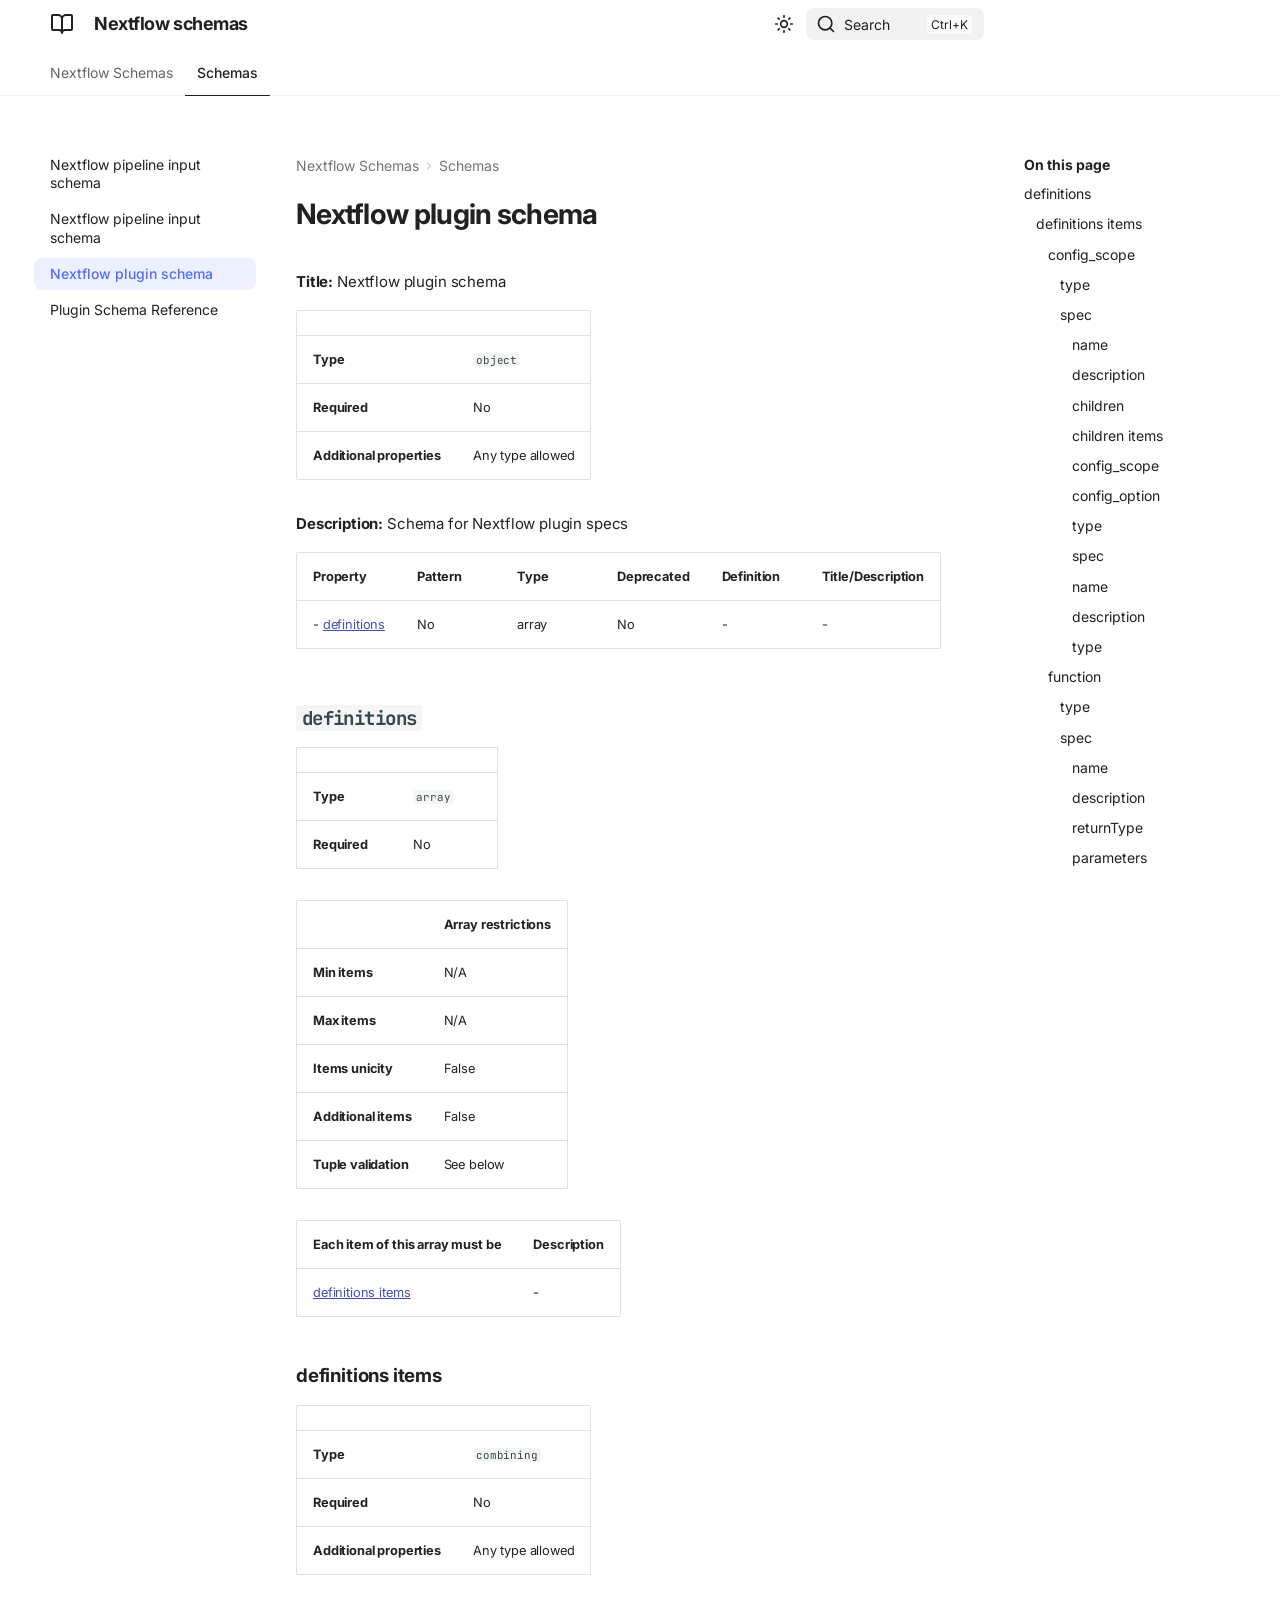
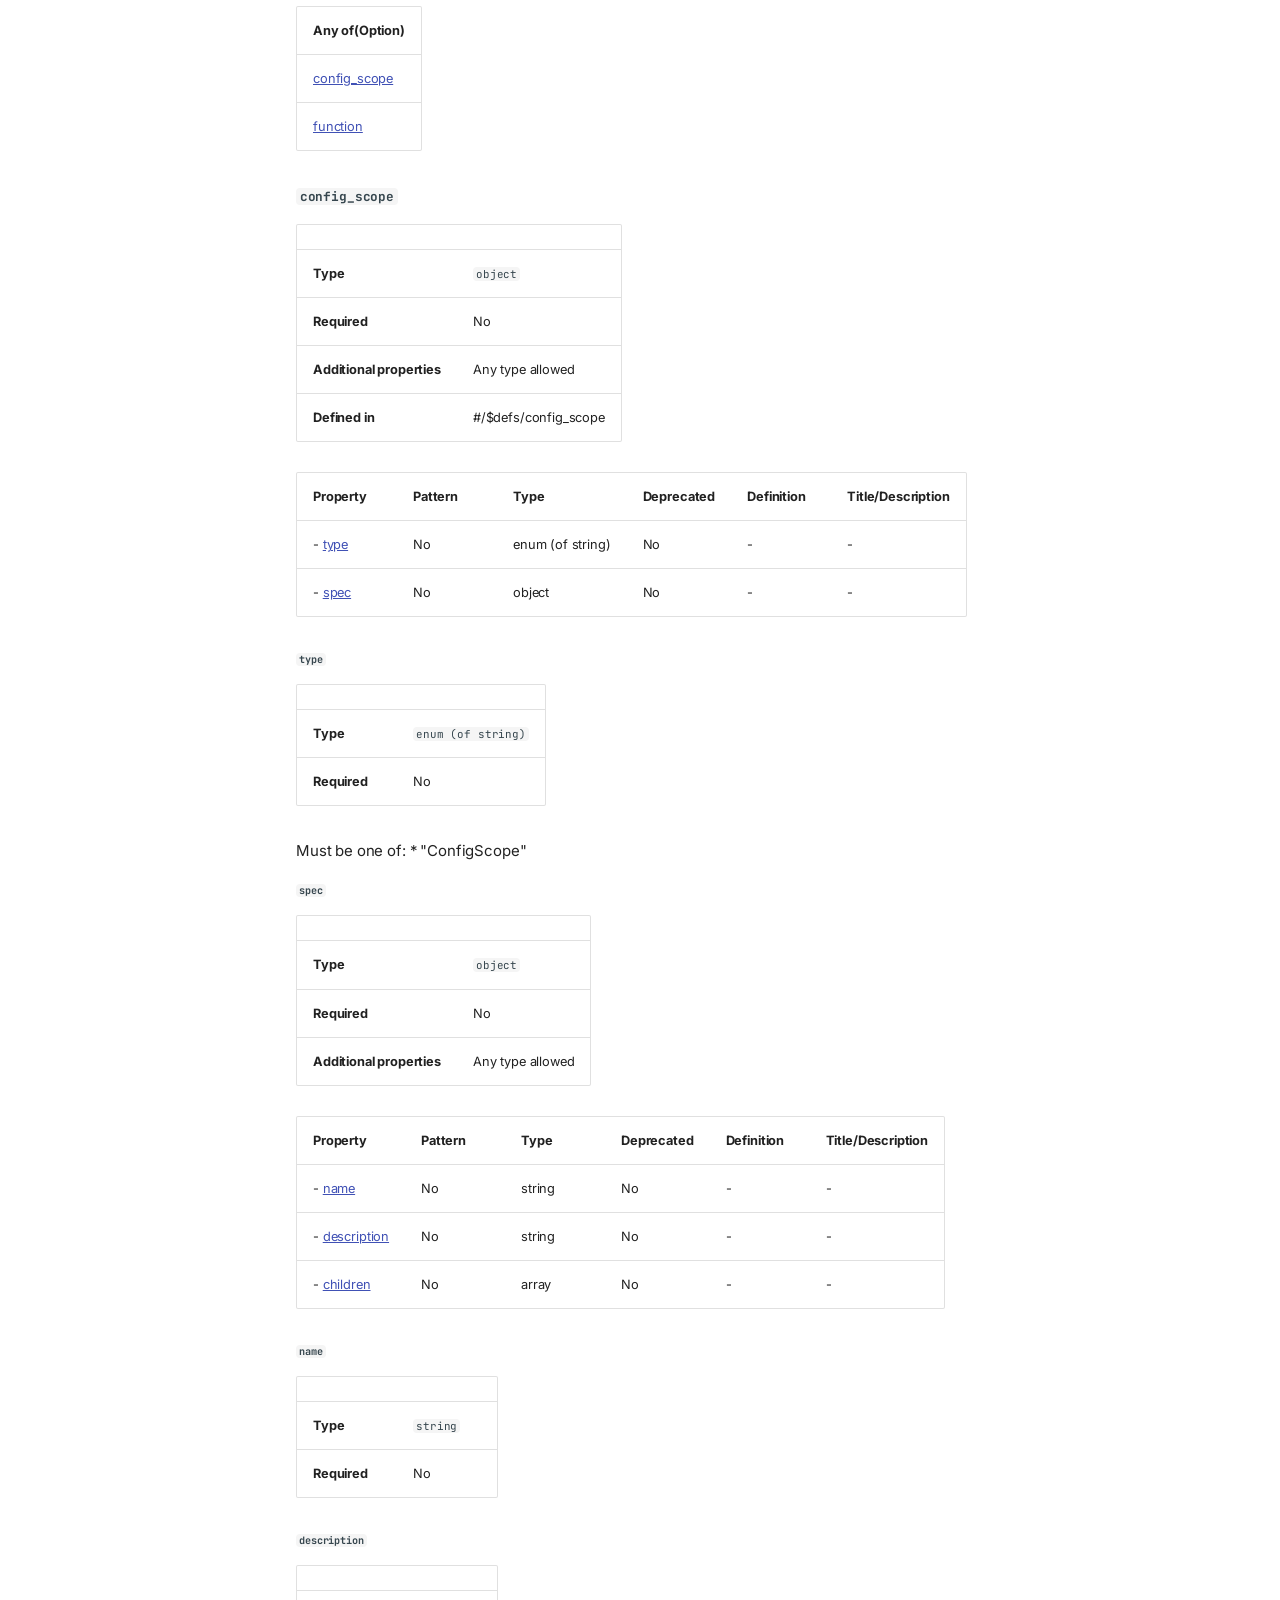
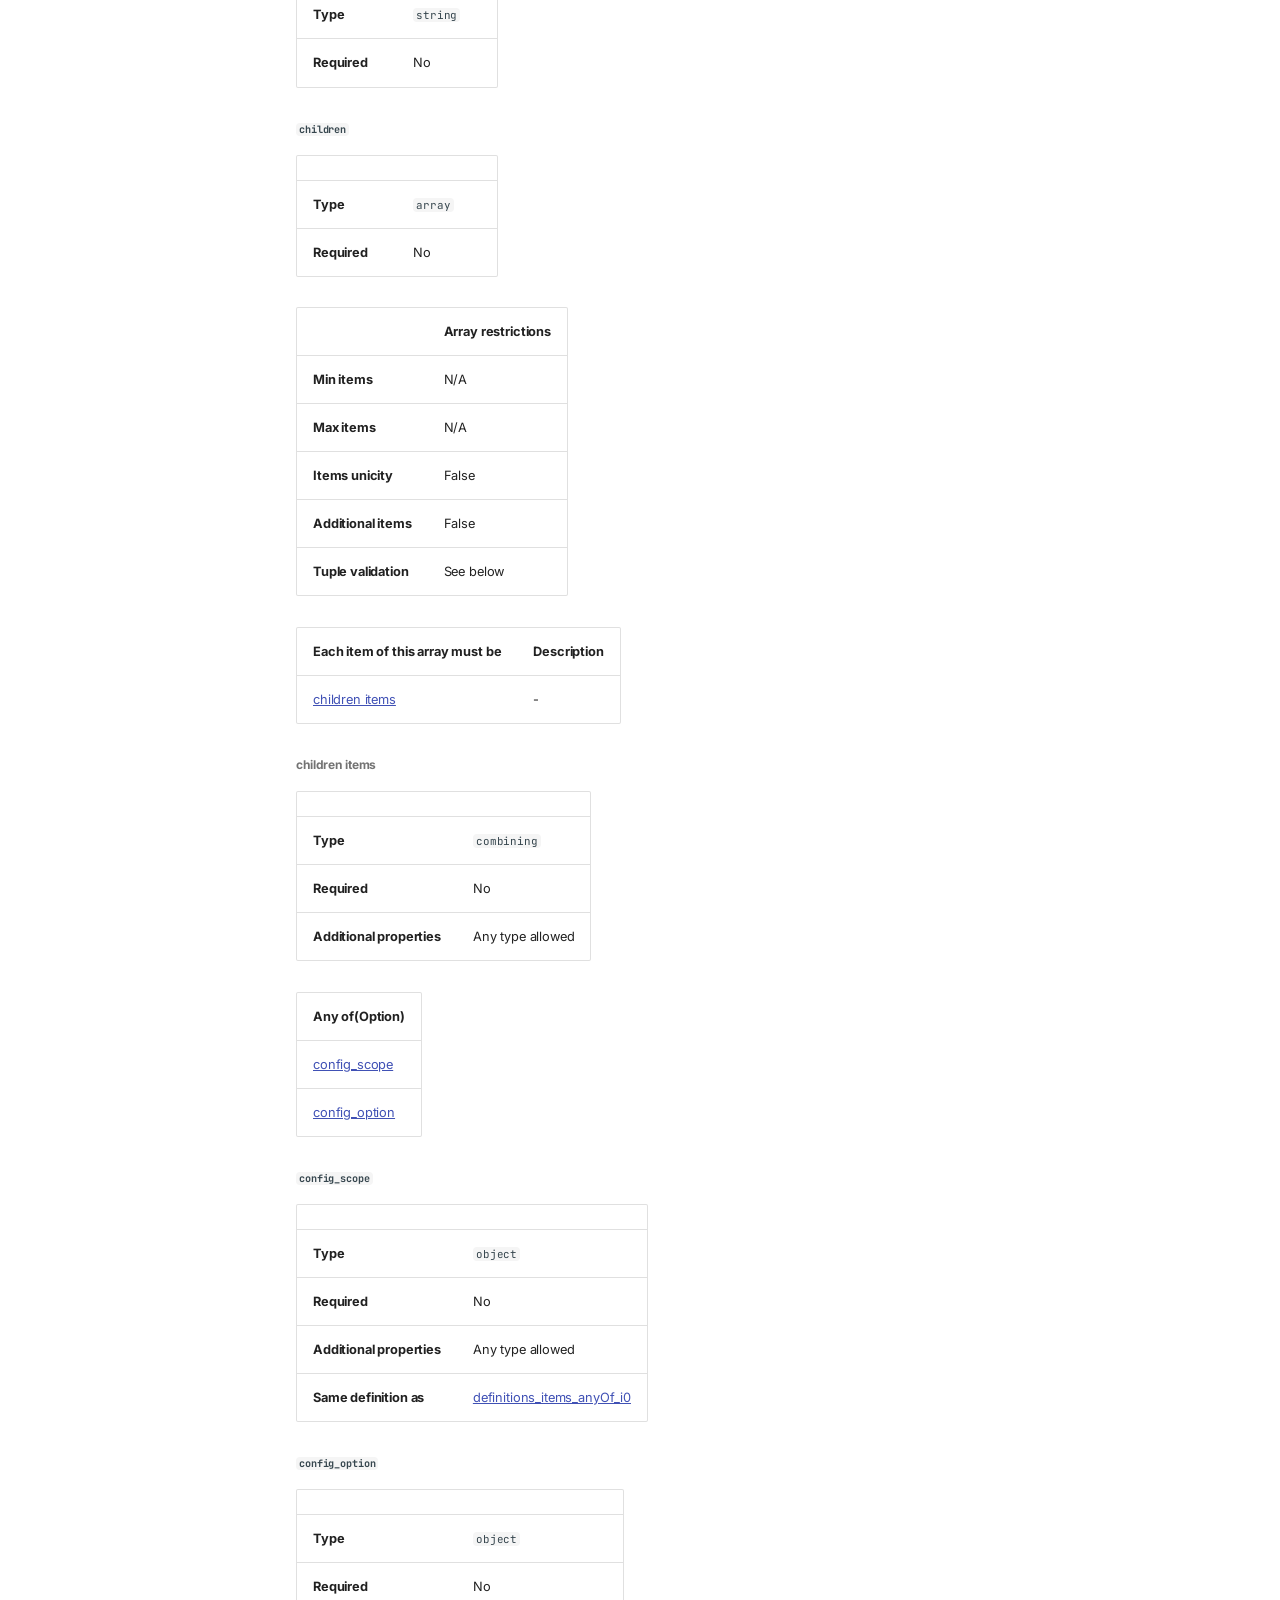
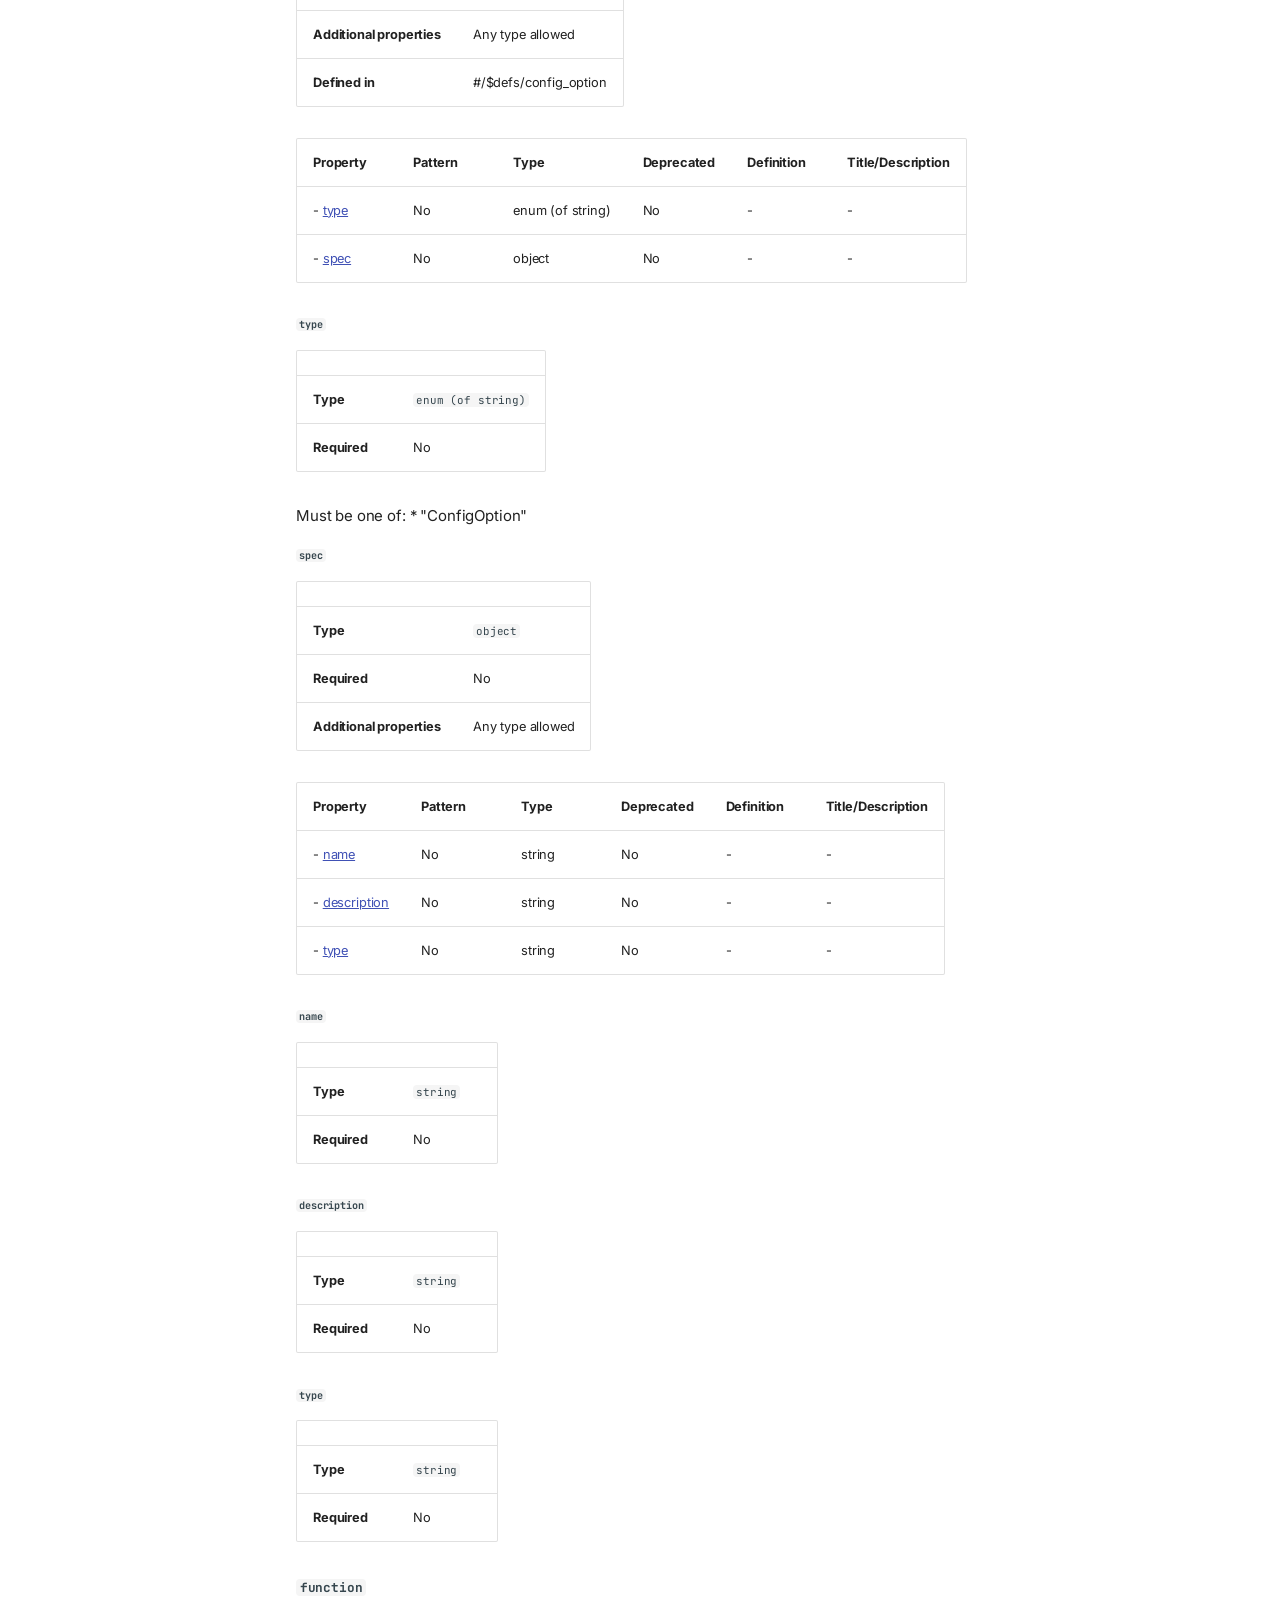
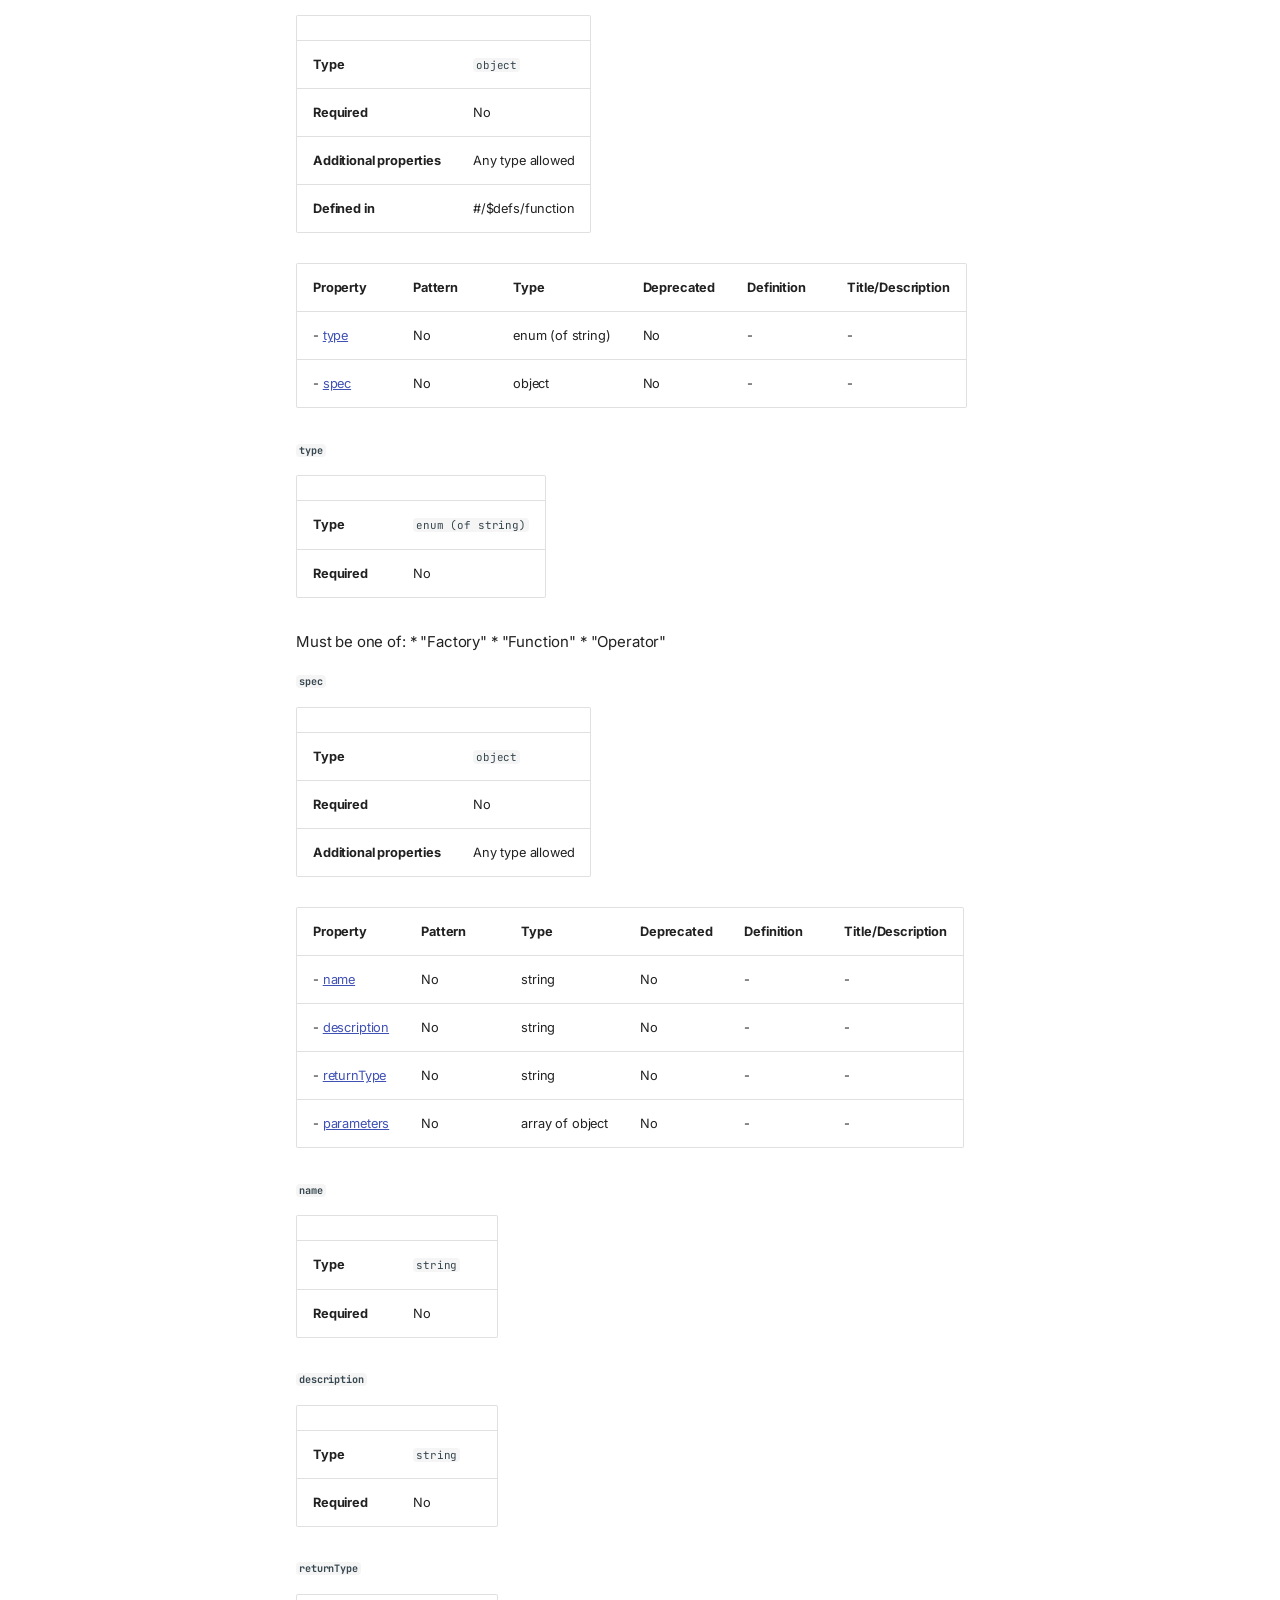
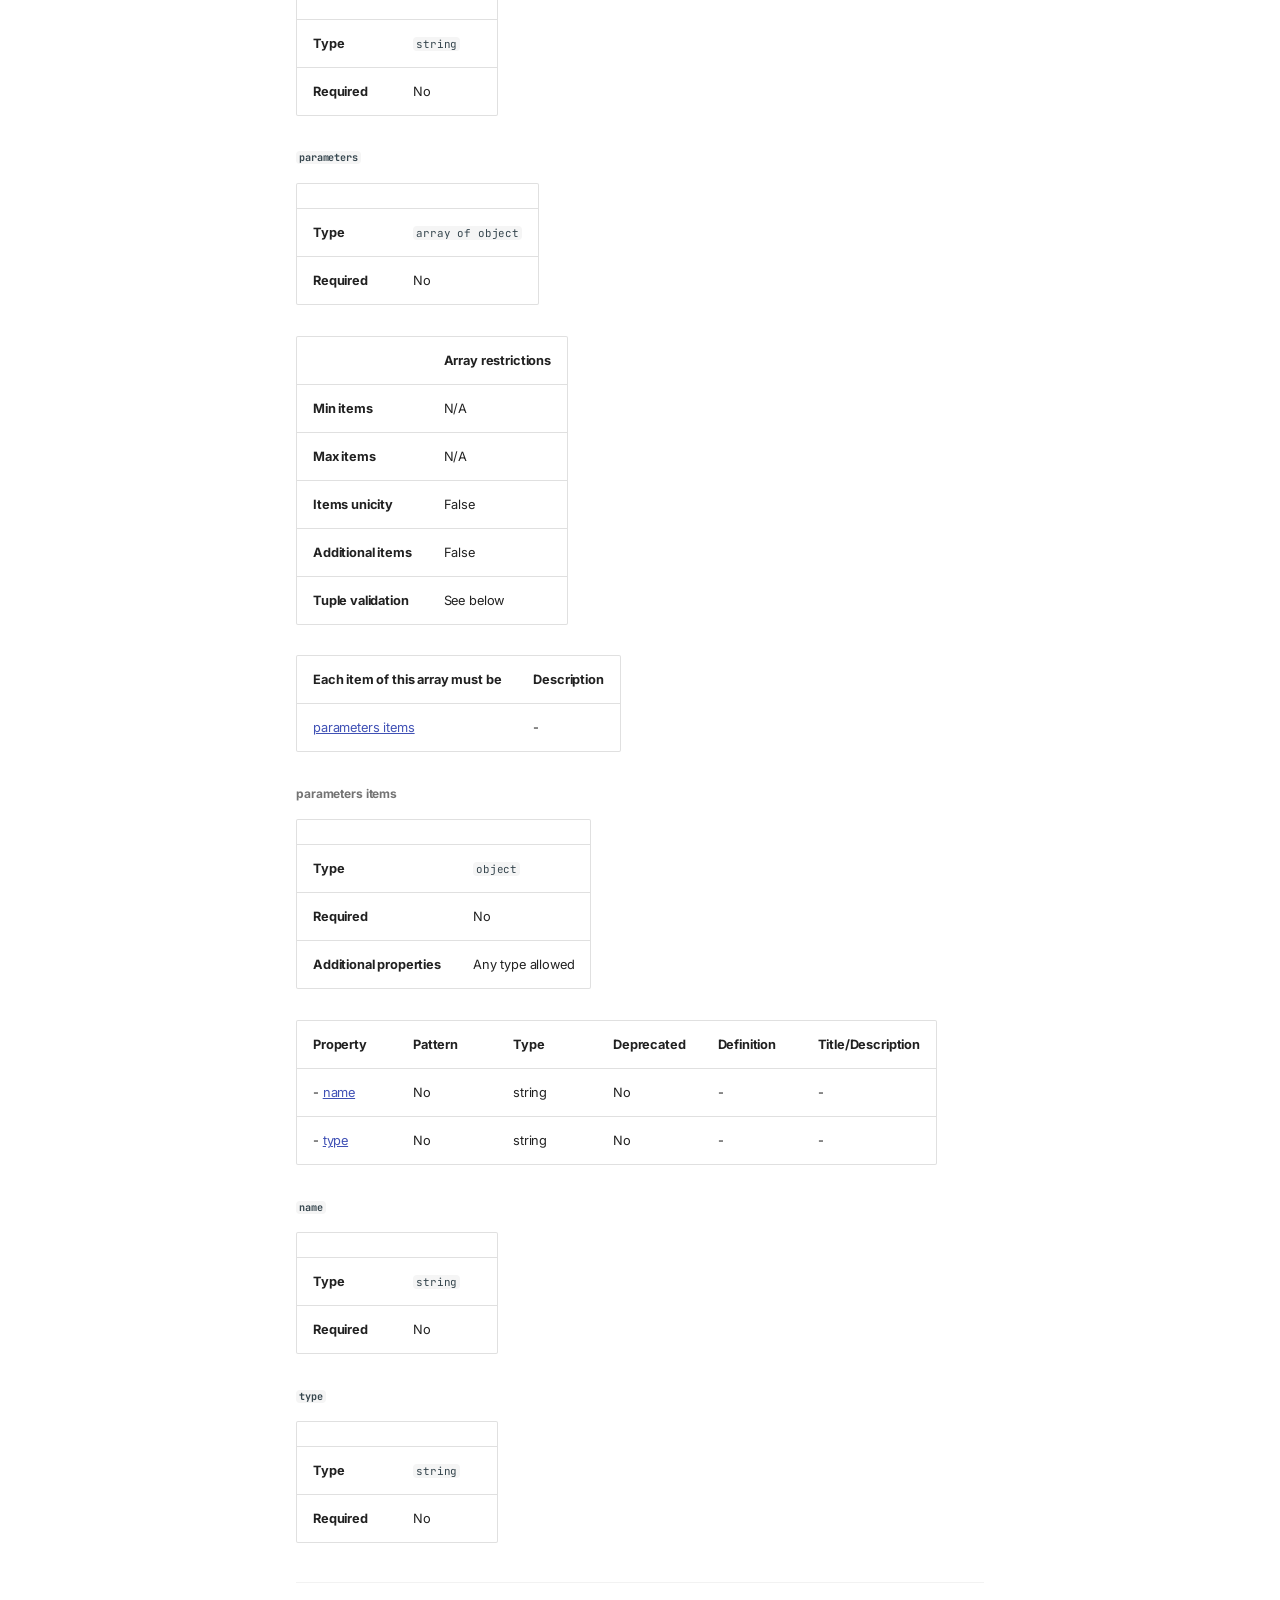
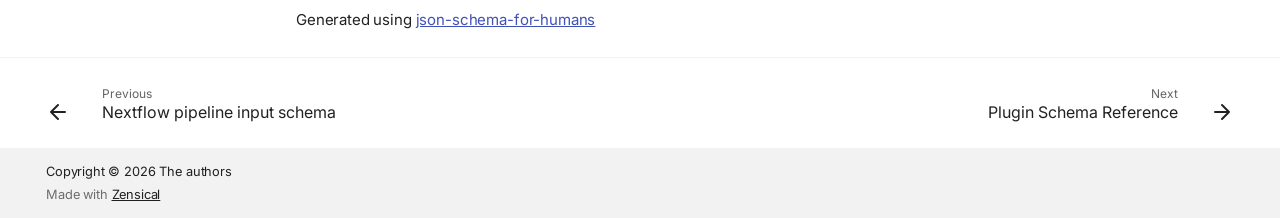
<file: pr-preview/pr-13/schemas/plugin-v1/index.html>
<!doctype html>
<html lang="en" class="no-js">
  <head>
    
      <meta charset="utf-8">
      <meta name="viewport" content="width=device-width,initial-scale=1">
      
        <meta name="description" content="Specifications of Nextflow schemas">
      
      
        <meta name="author" content="Matthias Hörtenhuber">
      
      
      
        <link rel="prev" href="../pipeline-v1/">
      
      
        <link rel="next" href="../plugin/">
      
      
        
      
      
      <link rel="icon" href="../../assets/images/favicon.png">
      <meta name="generator" content="zensical-0.0.15">
    
    
      
        <title>Nextflow plugin schema - Nextflow schemas</title>
      
    
    
      
        
      
      <link rel="stylesheet" href="../../assets/stylesheets/modern/main.f1b6466b.min.css">
      
        
          
        
        <link rel="stylesheet" href="../../assets/stylesheets/modern/palette.dfe2e883.min.css">
      
      
  
  
    
  
    
  
    
  
    
  
    
  
    
  
    
  
    
  
    
  
    
  
    
  
    
  
  
  <style>:root{}</style>



    
    
      
    
    
      
        
        
        <link rel="preconnect" href="https://fonts.gstatic.com" crossorigin>
        <link rel="stylesheet" href="https://fonts.googleapis.com/css?family=Inter:300,300i,400,400i,500,500i,700,700i%7CJetBrains+Mono:400,400i,700,700i&display=fallback">
        <style>:root{--md-text-font:"Inter";--md-code-font:"JetBrains Mono"}</style>
      
    
    
    <script>__md_scope=new URL("../..",location),__md_hash=e=>[...e].reduce(((e,t)=>(e<<5)-e+t.charCodeAt(0)),0),__md_get=(e,t=localStorage,a=__md_scope)=>JSON.parse(t.getItem(a.pathname+"."+e)),__md_set=(e,t,a=localStorage,_=__md_scope)=>{try{a.setItem(_.pathname+"."+e,JSON.stringify(t))}catch(e){}},document.documentElement.setAttribute("data-platform",navigator.platform)</script>
    
      

    
    
  </head>
  
  
    
    
      
    
    
    
    
    <body dir="ltr" data-md-color-scheme="default" data-md-color-primary="indigo" data-md-color-accent="indigo">
  
    
    <input class="md-toggle" data-md-toggle="drawer" type="checkbox" id="__drawer" autocomplete="off">
    <input class="md-toggle" data-md-toggle="search" type="checkbox" id="__search" autocomplete="off">
    <label class="md-overlay" for="__drawer"></label>
    <div data-md-component="skip">
      
        
        <a href="#nextflow-plugin-schema" class="md-skip">
          Skip to content
        </a>
      
    </div>
    <div data-md-component="announce">
      
    </div>
    
    
      

  

<header class="md-header md-header--shadow md-header--lifted" data-md-component="header">
  <nav class="md-header__inner md-grid" aria-label="Header">
    <a href="../.." title="Nextflow schemas" class="md-header__button md-logo" aria-label="Nextflow schemas" data-md-component="logo">
      
  
  <svg xmlns="http://www.w3.org/2000/svg" fill="none" stroke="currentColor" stroke-linecap="round" stroke-linejoin="round" stroke-width="2" class="lucide lucide-book-open" viewBox="0 0 24 24"><path d="M12 7v14M3 18a1 1 0 0 1-1-1V4a1 1 0 0 1 1-1h5a4 4 0 0 1 4 4 4 4 0 0 1 4-4h5a1 1 0 0 1 1 1v13a1 1 0 0 1-1 1h-6a3 3 0 0 0-3 3 3 3 0 0 0-3-3z"/></svg>

    </a>
    <label class="md-header__button md-icon" for="__drawer">
      
      <svg xmlns="http://www.w3.org/2000/svg" fill="none" stroke="currentColor" stroke-linecap="round" stroke-linejoin="round" stroke-width="2" class="lucide lucide-menu" viewBox="0 0 24 24"><path d="M4 5h16M4 12h16M4 19h16"/></svg>
    </label>
    <div class="md-header__title" data-md-component="header-title">
      <div class="md-header__ellipsis">
        <div class="md-header__topic">
          <span class="md-ellipsis">
            Nextflow schemas
          </span>
        </div>
        <div class="md-header__topic" data-md-component="header-topic">
          <span class="md-ellipsis">
            
              Nextflow plugin schema
            
          </span>
        </div>
      </div>
    </div>
    
      
        <form class="md-header__option" data-md-component="palette">
  
    
    
    
    <input class="md-option" data-md-color-media="none" data-md-color-scheme="default" data-md-color-primary="indigo" data-md-color-accent="indigo"  aria-label="Switch to dark mode"  type="radio" name="__palette" id="__palette_0">
    
      <label class="md-header__button md-icon" title="Switch to dark mode" for="__palette_1" hidden>
        <svg xmlns="http://www.w3.org/2000/svg" fill="none" stroke="currentColor" stroke-linecap="round" stroke-linejoin="round" stroke-width="2" class="lucide lucide-sun" viewBox="0 0 24 24"><circle cx="12" cy="12" r="4"/><path d="M12 2v2M12 20v2M4.93 4.93l1.41 1.41M17.66 17.66l1.41 1.41M2 12h2M20 12h2M6.34 17.66l-1.41 1.41M19.07 4.93l-1.41 1.41"/></svg>
      </label>
    
  
    
    
    
    <input class="md-option" data-md-color-media="none" data-md-color-scheme="slate" data-md-color-primary="indigo" data-md-color-accent="indigo"  aria-label="Switch to light mode"  type="radio" name="__palette" id="__palette_1">
    
      <label class="md-header__button md-icon" title="Switch to light mode" for="__palette_0" hidden>
        <svg xmlns="http://www.w3.org/2000/svg" fill="none" stroke="currentColor" stroke-linecap="round" stroke-linejoin="round" stroke-width="2" class="lucide lucide-moon" viewBox="0 0 24 24"><path d="M20.985 12.486a9 9 0 1 1-9.473-9.472c.405-.022.617.46.402.803a6 6 0 0 0 8.268 8.268c.344-.215.825-.004.803.401"/></svg>
      </label>
    
  
</form>
      
    
    
      <script>var palette=__md_get("__palette");if(palette&&palette.color){if("(prefers-color-scheme)"===palette.color.media){var media=matchMedia("(prefers-color-scheme: light)"),input=document.querySelector(media.matches?"[data-md-color-media='(prefers-color-scheme: light)']":"[data-md-color-media='(prefers-color-scheme: dark)']");palette.color.media=input.getAttribute("data-md-color-media"),palette.color.scheme=input.getAttribute("data-md-color-scheme"),palette.color.primary=input.getAttribute("data-md-color-primary"),palette.color.accent=input.getAttribute("data-md-color-accent")}for(var[key,value]of Object.entries(palette.color))document.body.setAttribute("data-md-color-"+key,value)}</script>
    
    
    
      
      
        <label class="md-header__button md-icon" for="__search">
          
          <svg xmlns="http://www.w3.org/2000/svg" fill="none" stroke="currentColor" stroke-linecap="round" stroke-linejoin="round" stroke-width="2" class="lucide lucide-search" viewBox="0 0 24 24"><path d="m21 21-4.34-4.34"/><circle cx="11" cy="11" r="8"/></svg>
        </label>
        <div class="md-search" data-md-component="search" role="dialog" aria-label="Search">
  <button type="button" class="md-search__button">
    Search
  </button>
</div>
      
    
    <div class="md-header__source">
      
    </div>
  </nav>
  
    
      
<nav class="md-tabs" aria-label="Tabs" data-md-component="tabs">
  <div class="md-grid">
    <ul class="md-tabs__list">
      
        
  
  
  
  
    <li class="md-tabs__item">
      <a href="../.." class="md-tabs__link">
        
  
  Nextflow Schemas

      </a>
    </li>
  

      
        
  
  
  
    
  
  
    
    
      <li class="md-tabs__item md-tabs__item--active">
        <a href="../pipeline-input/" class="md-tabs__link">
          
  
  Schemas

        </a>
      </li>
    
  

      
    </ul>
  </div>
</nav>
    
  
</header>
    
    <div class="md-container" data-md-component="container">
      
      
        
      
      <main class="md-main" data-md-component="main">
        <div class="md-main__inner md-grid">
          
            
              
              <div class="md-sidebar md-sidebar--primary" data-md-component="sidebar" data-md-type="navigation" >
                <div class="md-sidebar__scrollwrap">
                  <div class="md-sidebar__inner">
                    


  


<nav class="md-nav md-nav--primary md-nav--lifted" aria-label="Navigation" data-md-level="0">
  <label class="md-nav__title" for="__drawer">
    <a href="../.." title="Nextflow schemas" class="md-nav__button md-logo" aria-label="Nextflow schemas" data-md-component="logo">
      
  
  <svg xmlns="http://www.w3.org/2000/svg" fill="none" stroke="currentColor" stroke-linecap="round" stroke-linejoin="round" stroke-width="2" class="lucide lucide-book-open" viewBox="0 0 24 24"><path d="M12 7v14M3 18a1 1 0 0 1-1-1V4a1 1 0 0 1 1-1h5a4 4 0 0 1 4 4 4 4 0 0 1 4-4h5a1 1 0 0 1 1 1v13a1 1 0 0 1-1 1h-6a3 3 0 0 0-3 3 3 3 0 0 0-3-3z"/></svg>

    </a>
    Nextflow schemas
  </label>
  
  <ul class="md-nav__list" data-md-scrollfix>
    
      
      
  
  
  
  
    <li class="md-nav__item">
      <a href="../.." class="md-nav__link">
        
  
  
  <span class="md-ellipsis">
    
  
    Nextflow Schemas
  

    
  </span>
  
  

      </a>
    </li>
  

    
      
      
  
  
    
  
  
  
    
    
      
        
      
        
      
        
      
        
      
    
    
    
      
        
        
      
      
        
      
    
    
    <li class="md-nav__item md-nav__item--active md-nav__item--section md-nav__item--nested">
      
        
        
        <input class="md-nav__toggle md-toggle " type="checkbox" id="__nav_2" checked>
        
          
          <label class="md-nav__link" for="__nav_2" id="__nav_2_label" tabindex="">
            
  
  
  <span class="md-ellipsis">
    
  
    Schemas
  

    
  </span>
  
  

            <span class="md-nav__icon md-icon"></span>
          </label>
        
        <nav class="md-nav" data-md-level="1" aria-labelledby="__nav_2_label" aria-expanded="true">
          <label class="md-nav__title" for="__nav_2">
            <span class="md-nav__icon md-icon"></span>
            
  
    Schemas
  

          </label>
          <ul class="md-nav__list" data-md-scrollfix>
            
              
                
  
  
  
  
    <li class="md-nav__item">
      <a href="../pipeline-input/" class="md-nav__link">
        
  
  
  <span class="md-ellipsis">
    
  
    Nextflow pipeline input schema
  

    
  </span>
  
  

      </a>
    </li>
  

              
            
              
                
  
  
  
  
    <li class="md-nav__item">
      <a href="../pipeline-v1/" class="md-nav__link">
        
  
  
  <span class="md-ellipsis">
    
  
    Nextflow pipeline input schema
  

    
  </span>
  
  

      </a>
    </li>
  

              
            
              
                
  
  
    
  
  
  
    <li class="md-nav__item md-nav__item--active">
      
      <input class="md-nav__toggle md-toggle" type="checkbox" id="__toc">
      
      
        
      
      
        <label class="md-nav__link md-nav__link--active" for="__toc">
          
  
  
  <span class="md-ellipsis">
    
  
    Nextflow plugin schema
  

    
  </span>
  
  

          <span class="md-nav__icon md-icon"></span>
        </label>
      
      <a href="./" class="md-nav__link md-nav__link--active">
        
  
  
  <span class="md-ellipsis">
    
  
    Nextflow plugin schema
  

    
  </span>
  
  

      </a>
      
        


<nav class="md-nav md-nav--secondary" aria-label="On this page">
  
  
  
    
  
  
    <label class="md-nav__title" for="__toc">
      <span class="md-nav__icon md-icon"></span>
      On this page
    </label>
    <ul class="md-nav__list" data-md-component="toc" data-md-scrollfix>
      
        <li class="md-nav__item">
  <a href="#definitions" class="md-nav__link">
    <span class="md-ellipsis">
      
        definitions
      
    </span>
  </a>
  
    <nav class="md-nav" aria-label="definitions">
      <ul class="md-nav__list">
        
          <li class="md-nav__item">
  <a href="#definitions-items" class="md-nav__link">
    <span class="md-ellipsis">
      
        definitions items
      
    </span>
  </a>
  
    <nav class="md-nav" aria-label="definitions items">
      <ul class="md-nav__list">
        
          <li class="md-nav__item">
  <a href="#config_scope" class="md-nav__link">
    <span class="md-ellipsis">
      
        config_scope
      
    </span>
  </a>
  
    <nav class="md-nav" aria-label="config_scope">
      <ul class="md-nav__list">
        
          <li class="md-nav__item">
  <a href="#type" class="md-nav__link">
    <span class="md-ellipsis">
      
        type
      
    </span>
  </a>
  
</li>
        
          <li class="md-nav__item">
  <a href="#spec" class="md-nav__link">
    <span class="md-ellipsis">
      
        spec
      
    </span>
  </a>
  
    <nav class="md-nav" aria-label="spec">
      <ul class="md-nav__list">
        
          <li class="md-nav__item">
  <a href="#name" class="md-nav__link">
    <span class="md-ellipsis">
      
        name
      
    </span>
  </a>
  
</li>
        
          <li class="md-nav__item">
  <a href="#description" class="md-nav__link">
    <span class="md-ellipsis">
      
        description
      
    </span>
  </a>
  
</li>
        
          <li class="md-nav__item">
  <a href="#children" class="md-nav__link">
    <span class="md-ellipsis">
      
        children
      
    </span>
  </a>
  
</li>
        
          <li class="md-nav__item">
  <a href="#children-items" class="md-nav__link">
    <span class="md-ellipsis">
      
        children items
      
    </span>
  </a>
  
</li>
        
          <li class="md-nav__item">
  <a href="#config_scope_1" class="md-nav__link">
    <span class="md-ellipsis">
      
        config_scope
      
    </span>
  </a>
  
</li>
        
          <li class="md-nav__item">
  <a href="#config_option" class="md-nav__link">
    <span class="md-ellipsis">
      
        config_option
      
    </span>
  </a>
  
</li>
        
          <li class="md-nav__item">
  <a href="#type_1" class="md-nav__link">
    <span class="md-ellipsis">
      
        type
      
    </span>
  </a>
  
</li>
        
          <li class="md-nav__item">
  <a href="#spec_1" class="md-nav__link">
    <span class="md-ellipsis">
      
        spec
      
    </span>
  </a>
  
</li>
        
          <li class="md-nav__item">
  <a href="#name_1" class="md-nav__link">
    <span class="md-ellipsis">
      
        name
      
    </span>
  </a>
  
</li>
        
          <li class="md-nav__item">
  <a href="#description_1" class="md-nav__link">
    <span class="md-ellipsis">
      
        description
      
    </span>
  </a>
  
</li>
        
          <li class="md-nav__item">
  <a href="#type_2" class="md-nav__link">
    <span class="md-ellipsis">
      
        type
      
    </span>
  </a>
  
</li>
        
      </ul>
    </nav>
  
</li>
        
      </ul>
    </nav>
  
</li>
        
          <li class="md-nav__item">
  <a href="#function" class="md-nav__link">
    <span class="md-ellipsis">
      
        function
      
    </span>
  </a>
  
    <nav class="md-nav" aria-label="function">
      <ul class="md-nav__list">
        
          <li class="md-nav__item">
  <a href="#type_3" class="md-nav__link">
    <span class="md-ellipsis">
      
        type
      
    </span>
  </a>
  
</li>
        
          <li class="md-nav__item">
  <a href="#spec_2" class="md-nav__link">
    <span class="md-ellipsis">
      
        spec
      
    </span>
  </a>
  
    <nav class="md-nav" aria-label="spec">
      <ul class="md-nav__list">
        
          <li class="md-nav__item">
  <a href="#name_2" class="md-nav__link">
    <span class="md-ellipsis">
      
        name
      
    </span>
  </a>
  
</li>
        
          <li class="md-nav__item">
  <a href="#description_2" class="md-nav__link">
    <span class="md-ellipsis">
      
        description
      
    </span>
  </a>
  
</li>
        
          <li class="md-nav__item">
  <a href="#returntype" class="md-nav__link">
    <span class="md-ellipsis">
      
        returnType
      
    </span>
  </a>
  
</li>
        
          <li class="md-nav__item">
  <a href="#parameters" class="md-nav__link">
    <span class="md-ellipsis">
      
        parameters
      
    </span>
  </a>
  
</li>
        
          <li class="md-nav__item">
  <a href="#parameters-items" class="md-nav__link">
    <span class="md-ellipsis">
      
        parameters items
      
    </span>
  </a>
  
</li>
        
          <li class="md-nav__item">
  <a href="#name_3" class="md-nav__link">
    <span class="md-ellipsis">
      
        name
      
    </span>
  </a>
  
</li>
        
          <li class="md-nav__item">
  <a href="#type_4" class="md-nav__link">
    <span class="md-ellipsis">
      
        type
      
    </span>
  </a>
  
</li>
        
      </ul>
    </nav>
  
</li>
        
      </ul>
    </nav>
  
</li>
        
      </ul>
    </nav>
  
</li>
        
      </ul>
    </nav>
  
</li>
      
    </ul>
  
</nav>
      
    </li>
  

              
            
              
                
  
  
  
  
    <li class="md-nav__item">
      <a href="../plugin/" class="md-nav__link">
        
  
  
  <span class="md-ellipsis">
    
  
    Plugin Schema Reference
  

    
  </span>
  
  

      </a>
    </li>
  

              
            
          </ul>
        </nav>
      
    </li>
  

    
  </ul>
</nav>
                  </div>
                </div>
              </div>
            
            
              
              <div class="md-sidebar md-sidebar--secondary" data-md-component="sidebar" data-md-type="toc" >
                <div class="md-sidebar__scrollwrap">
                  <div class="md-sidebar__inner">
                    


<nav class="md-nav md-nav--secondary" aria-label="On this page">
  
  
  
    
  
  
    <label class="md-nav__title" for="__toc">
      <span class="md-nav__icon md-icon"></span>
      On this page
    </label>
    <ul class="md-nav__list" data-md-component="toc" data-md-scrollfix>
      
        <li class="md-nav__item">
  <a href="#definitions" class="md-nav__link">
    <span class="md-ellipsis">
      
        definitions
      
    </span>
  </a>
  
    <nav class="md-nav" aria-label="definitions">
      <ul class="md-nav__list">
        
          <li class="md-nav__item">
  <a href="#definitions-items" class="md-nav__link">
    <span class="md-ellipsis">
      
        definitions items
      
    </span>
  </a>
  
    <nav class="md-nav" aria-label="definitions items">
      <ul class="md-nav__list">
        
          <li class="md-nav__item">
  <a href="#config_scope" class="md-nav__link">
    <span class="md-ellipsis">
      
        config_scope
      
    </span>
  </a>
  
    <nav class="md-nav" aria-label="config_scope">
      <ul class="md-nav__list">
        
          <li class="md-nav__item">
  <a href="#type" class="md-nav__link">
    <span class="md-ellipsis">
      
        type
      
    </span>
  </a>
  
</li>
        
          <li class="md-nav__item">
  <a href="#spec" class="md-nav__link">
    <span class="md-ellipsis">
      
        spec
      
    </span>
  </a>
  
    <nav class="md-nav" aria-label="spec">
      <ul class="md-nav__list">
        
          <li class="md-nav__item">
  <a href="#name" class="md-nav__link">
    <span class="md-ellipsis">
      
        name
      
    </span>
  </a>
  
</li>
        
          <li class="md-nav__item">
  <a href="#description" class="md-nav__link">
    <span class="md-ellipsis">
      
        description
      
    </span>
  </a>
  
</li>
        
          <li class="md-nav__item">
  <a href="#children" class="md-nav__link">
    <span class="md-ellipsis">
      
        children
      
    </span>
  </a>
  
</li>
        
          <li class="md-nav__item">
  <a href="#children-items" class="md-nav__link">
    <span class="md-ellipsis">
      
        children items
      
    </span>
  </a>
  
</li>
        
          <li class="md-nav__item">
  <a href="#config_scope_1" class="md-nav__link">
    <span class="md-ellipsis">
      
        config_scope
      
    </span>
  </a>
  
</li>
        
          <li class="md-nav__item">
  <a href="#config_option" class="md-nav__link">
    <span class="md-ellipsis">
      
        config_option
      
    </span>
  </a>
  
</li>
        
          <li class="md-nav__item">
  <a href="#type_1" class="md-nav__link">
    <span class="md-ellipsis">
      
        type
      
    </span>
  </a>
  
</li>
        
          <li class="md-nav__item">
  <a href="#spec_1" class="md-nav__link">
    <span class="md-ellipsis">
      
        spec
      
    </span>
  </a>
  
</li>
        
          <li class="md-nav__item">
  <a href="#name_1" class="md-nav__link">
    <span class="md-ellipsis">
      
        name
      
    </span>
  </a>
  
</li>
        
          <li class="md-nav__item">
  <a href="#description_1" class="md-nav__link">
    <span class="md-ellipsis">
      
        description
      
    </span>
  </a>
  
</li>
        
          <li class="md-nav__item">
  <a href="#type_2" class="md-nav__link">
    <span class="md-ellipsis">
      
        type
      
    </span>
  </a>
  
</li>
        
      </ul>
    </nav>
  
</li>
        
      </ul>
    </nav>
  
</li>
        
          <li class="md-nav__item">
  <a href="#function" class="md-nav__link">
    <span class="md-ellipsis">
      
        function
      
    </span>
  </a>
  
    <nav class="md-nav" aria-label="function">
      <ul class="md-nav__list">
        
          <li class="md-nav__item">
  <a href="#type_3" class="md-nav__link">
    <span class="md-ellipsis">
      
        type
      
    </span>
  </a>
  
</li>
        
          <li class="md-nav__item">
  <a href="#spec_2" class="md-nav__link">
    <span class="md-ellipsis">
      
        spec
      
    </span>
  </a>
  
    <nav class="md-nav" aria-label="spec">
      <ul class="md-nav__list">
        
          <li class="md-nav__item">
  <a href="#name_2" class="md-nav__link">
    <span class="md-ellipsis">
      
        name
      
    </span>
  </a>
  
</li>
        
          <li class="md-nav__item">
  <a href="#description_2" class="md-nav__link">
    <span class="md-ellipsis">
      
        description
      
    </span>
  </a>
  
</li>
        
          <li class="md-nav__item">
  <a href="#returntype" class="md-nav__link">
    <span class="md-ellipsis">
      
        returnType
      
    </span>
  </a>
  
</li>
        
          <li class="md-nav__item">
  <a href="#parameters" class="md-nav__link">
    <span class="md-ellipsis">
      
        parameters
      
    </span>
  </a>
  
</li>
        
          <li class="md-nav__item">
  <a href="#parameters-items" class="md-nav__link">
    <span class="md-ellipsis">
      
        parameters items
      
    </span>
  </a>
  
</li>
        
          <li class="md-nav__item">
  <a href="#name_3" class="md-nav__link">
    <span class="md-ellipsis">
      
        name
      
    </span>
  </a>
  
</li>
        
          <li class="md-nav__item">
  <a href="#type_4" class="md-nav__link">
    <span class="md-ellipsis">
      
        type
      
    </span>
  </a>
  
</li>
        
      </ul>
    </nav>
  
</li>
        
      </ul>
    </nav>
  
</li>
        
      </ul>
    </nav>
  
</li>
        
      </ul>
    </nav>
  
</li>
      
    </ul>
  
</nav>
                  </div>
                </div>
              </div>
            
          
          
            <div class="md-content" data-md-component="content">
              
                



  


  <nav class="md-path" aria-label="Navigation" >
    <ol class="md-path__list">
      
        
  
  
    <li class="md-path__item">
      <a href="../.." class="md-path__link">
        
  <span class="md-ellipsis">
    Nextflow Schemas
  </span>

      </a>
    </li>
  

      
      
        
  
  
    
    
      <li class="md-path__item">
        <a href="../pipeline-input/" class="md-path__link">
          
  <span class="md-ellipsis">
    Schemas
  </span>

        </a>
      </li>
    
  

      
    </ol>
  </nav>

              
              <article class="md-content__inner md-typeset">
                
                  

<h1 id="nextflow-plugin-schema">Nextflow plugin schema<a class="headerlink" href="#nextflow-plugin-schema" title="Permanent link">&para;</a></h1>
<p><strong>Title:</strong> Nextflow plugin schema</p>
<table>
<thead>
<tr>
<th></th>
<th></th>
</tr>
</thead>
<tbody>
<tr>
<td><strong>Type</strong></td>
<td><code>object</code></td>
</tr>
<tr>
<td><strong>Required</strong></td>
<td>No</td>
</tr>
<tr>
<td><strong>Additional properties</strong></td>
<td>Any type allowed</td>
</tr>
</tbody>
</table>
<p><strong>Description:</strong> Schema for Nextflow plugin specs</p>
<table>
<thead>
<tr>
<th>Property</th>
<th>Pattern</th>
<th>Type</th>
<th>Deprecated</th>
<th>Definition</th>
<th>Title/Description</th>
</tr>
</thead>
<tbody>
<tr>
<td>- <a href="#definitions">definitions</a></td>
<td>No</td>
<td>array</td>
<td>No</td>
<td>-</td>
<td>-</td>
</tr>
</tbody>
</table>
<h2 id="definitions"><a name="definitions"></a><code>definitions</code><a class="headerlink" href="#definitions" title="Permanent link">&para;</a></h2>
<table>
<thead>
<tr>
<th></th>
<th></th>
</tr>
</thead>
<tbody>
<tr>
<td><strong>Type</strong></td>
<td><code>array</code></td>
</tr>
<tr>
<td><strong>Required</strong></td>
<td>No</td>
</tr>
</tbody>
</table>
<table>
<thead>
<tr>
<th></th>
<th>Array restrictions</th>
</tr>
</thead>
<tbody>
<tr>
<td><strong>Min items</strong></td>
<td>N/A</td>
</tr>
<tr>
<td><strong>Max items</strong></td>
<td>N/A</td>
</tr>
<tr>
<td><strong>Items unicity</strong></td>
<td>False</td>
</tr>
<tr>
<td><strong>Additional items</strong></td>
<td>False</td>
</tr>
<tr>
<td><strong>Tuple validation</strong></td>
<td>See below</td>
</tr>
</tbody>
</table>
<table>
<thead>
<tr>
<th>Each item of this array must be</th>
<th>Description</th>
</tr>
</thead>
<tbody>
<tr>
<td><a href="#definitions_items">definitions items</a></td>
<td>-</td>
</tr>
</tbody>
</table>
<h3 id="definitions-items">definitions items<a class="headerlink" href="#definitions-items" title="Permanent link">&para;</a></h3>
<table>
<thead>
<tr>
<th></th>
<th></th>
</tr>
</thead>
<tbody>
<tr>
<td><strong>Type</strong></td>
<td><code>combining</code></td>
</tr>
<tr>
<td><strong>Required</strong></td>
<td>No</td>
</tr>
<tr>
<td><strong>Additional properties</strong></td>
<td>Any type allowed</td>
</tr>
</tbody>
</table>
<table>
<thead>
<tr>
<th>Any of(Option)</th>
</tr>
</thead>
<tbody>
<tr>
<td><a href="#definitions_items_anyOf_i0">config_scope</a></td>
</tr>
<tr>
<td><a href="#definitions_items_anyOf_i1">function</a></td>
</tr>
</tbody>
</table>
<h4 id="config_scope"><a name="definitions_items_anyOf_i0"></a><code>config_scope</code><a class="headerlink" href="#config_scope" title="Permanent link">&para;</a></h4>
<table>
<thead>
<tr>
<th></th>
<th></th>
</tr>
</thead>
<tbody>
<tr>
<td><strong>Type</strong></td>
<td><code>object</code></td>
</tr>
<tr>
<td><strong>Required</strong></td>
<td>No</td>
</tr>
<tr>
<td><strong>Additional properties</strong></td>
<td>Any type allowed</td>
</tr>
<tr>
<td><strong>Defined in</strong></td>
<td>#/$defs/config_scope</td>
</tr>
</tbody>
</table>
<table>
<thead>
<tr>
<th>Property</th>
<th>Pattern</th>
<th>Type</th>
<th>Deprecated</th>
<th>Definition</th>
<th>Title/Description</th>
</tr>
</thead>
<tbody>
<tr>
<td>- <a href="#definitions_items_anyOf_i0_type">type</a></td>
<td>No</td>
<td>enum (of string)</td>
<td>No</td>
<td>-</td>
<td>-</td>
</tr>
<tr>
<td>- <a href="#definitions_items_anyOf_i0_spec">spec</a></td>
<td>No</td>
<td>object</td>
<td>No</td>
<td>-</td>
<td>-</td>
</tr>
</tbody>
</table>
<h5 id="type"><a name="definitions_items_anyOf_i0_type"></a><code>type</code><a class="headerlink" href="#type" title="Permanent link">&para;</a></h5>
<table>
<thead>
<tr>
<th></th>
<th></th>
</tr>
</thead>
<tbody>
<tr>
<td><strong>Type</strong></td>
<td><code>enum (of string)</code></td>
</tr>
<tr>
<td><strong>Required</strong></td>
<td>No</td>
</tr>
</tbody>
</table>
<p>Must be one of:
* "ConfigScope"</p>
<h5 id="spec"><a name="definitions_items_anyOf_i0_spec"></a><code>spec</code><a class="headerlink" href="#spec" title="Permanent link">&para;</a></h5>
<table>
<thead>
<tr>
<th></th>
<th></th>
</tr>
</thead>
<tbody>
<tr>
<td><strong>Type</strong></td>
<td><code>object</code></td>
</tr>
<tr>
<td><strong>Required</strong></td>
<td>No</td>
</tr>
<tr>
<td><strong>Additional properties</strong></td>
<td>Any type allowed</td>
</tr>
</tbody>
</table>
<table>
<thead>
<tr>
<th>Property</th>
<th>Pattern</th>
<th>Type</th>
<th>Deprecated</th>
<th>Definition</th>
<th>Title/Description</th>
</tr>
</thead>
<tbody>
<tr>
<td>- <a href="#definitions_items_anyOf_i0_spec_name">name</a></td>
<td>No</td>
<td>string</td>
<td>No</td>
<td>-</td>
<td>-</td>
</tr>
<tr>
<td>- <a href="#definitions_items_anyOf_i0_spec_description">description</a></td>
<td>No</td>
<td>string</td>
<td>No</td>
<td>-</td>
<td>-</td>
</tr>
<tr>
<td>- <a href="#definitions_items_anyOf_i0_spec_children">children</a></td>
<td>No</td>
<td>array</td>
<td>No</td>
<td>-</td>
<td>-</td>
</tr>
</tbody>
</table>
<h6 id="name"><a name="definitions_items_anyOf_i0_spec_name"></a><code>name</code><a class="headerlink" href="#name" title="Permanent link">&para;</a></h6>
<table>
<thead>
<tr>
<th></th>
<th></th>
</tr>
</thead>
<tbody>
<tr>
<td><strong>Type</strong></td>
<td><code>string</code></td>
</tr>
<tr>
<td><strong>Required</strong></td>
<td>No</td>
</tr>
</tbody>
</table>
<h6 id="description"><a name="definitions_items_anyOf_i0_spec_description"></a><code>description</code><a class="headerlink" href="#description" title="Permanent link">&para;</a></h6>
<table>
<thead>
<tr>
<th></th>
<th></th>
</tr>
</thead>
<tbody>
<tr>
<td><strong>Type</strong></td>
<td><code>string</code></td>
</tr>
<tr>
<td><strong>Required</strong></td>
<td>No</td>
</tr>
</tbody>
</table>
<h6 id="children"><a name="definitions_items_anyOf_i0_spec_children"></a><code>children</code><a class="headerlink" href="#children" title="Permanent link">&para;</a></h6>
<table>
<thead>
<tr>
<th></th>
<th></th>
</tr>
</thead>
<tbody>
<tr>
<td><strong>Type</strong></td>
<td><code>array</code></td>
</tr>
<tr>
<td><strong>Required</strong></td>
<td>No</td>
</tr>
</tbody>
</table>
<table>
<thead>
<tr>
<th></th>
<th>Array restrictions</th>
</tr>
</thead>
<tbody>
<tr>
<td><strong>Min items</strong></td>
<td>N/A</td>
</tr>
<tr>
<td><strong>Max items</strong></td>
<td>N/A</td>
</tr>
<tr>
<td><strong>Items unicity</strong></td>
<td>False</td>
</tr>
<tr>
<td><strong>Additional items</strong></td>
<td>False</td>
</tr>
<tr>
<td><strong>Tuple validation</strong></td>
<td>See below</td>
</tr>
</tbody>
</table>
<table>
<thead>
<tr>
<th>Each item of this array must be</th>
<th>Description</th>
</tr>
</thead>
<tbody>
<tr>
<td><a href="#definitions_items_anyOf_i0_spec_children_items">children items</a></td>
<td>-</td>
</tr>
</tbody>
</table>
<h6 id="children-items">children items<a class="headerlink" href="#children-items" title="Permanent link">&para;</a></h6>
<table>
<thead>
<tr>
<th></th>
<th></th>
</tr>
</thead>
<tbody>
<tr>
<td><strong>Type</strong></td>
<td><code>combining</code></td>
</tr>
<tr>
<td><strong>Required</strong></td>
<td>No</td>
</tr>
<tr>
<td><strong>Additional properties</strong></td>
<td>Any type allowed</td>
</tr>
</tbody>
</table>
<table>
<thead>
<tr>
<th>Any of(Option)</th>
</tr>
</thead>
<tbody>
<tr>
<td><a href="#definitions_items_anyOf_i0_spec_children_items_anyOf_i0">config_scope</a></td>
</tr>
<tr>
<td><a href="#definitions_items_anyOf_i0_spec_children_items_anyOf_i1">config_option</a></td>
</tr>
</tbody>
</table>
<h6 id="config_scope_1"><a name="definitions_items_anyOf_i0_spec_children_items_anyOf_i0"></a><code>config_scope</code><a class="headerlink" href="#config_scope_1" title="Permanent link">&para;</a></h6>
<table>
<thead>
<tr>
<th></th>
<th></th>
</tr>
</thead>
<tbody>
<tr>
<td><strong>Type</strong></td>
<td><code>object</code></td>
</tr>
<tr>
<td><strong>Required</strong></td>
<td>No</td>
</tr>
<tr>
<td><strong>Additional properties</strong></td>
<td>Any type allowed</td>
</tr>
<tr>
<td><strong>Same definition as</strong></td>
<td><a href="#definitions_items_anyOf_i0">definitions_items_anyOf_i0</a></td>
</tr>
</tbody>
</table>
<h6 id="config_option"><a name="definitions_items_anyOf_i0_spec_children_items_anyOf_i1"></a><code>config_option</code><a class="headerlink" href="#config_option" title="Permanent link">&para;</a></h6>
<table>
<thead>
<tr>
<th></th>
<th></th>
</tr>
</thead>
<tbody>
<tr>
<td><strong>Type</strong></td>
<td><code>object</code></td>
</tr>
<tr>
<td><strong>Required</strong></td>
<td>No</td>
</tr>
<tr>
<td><strong>Additional properties</strong></td>
<td>Any type allowed</td>
</tr>
<tr>
<td><strong>Defined in</strong></td>
<td>#/$defs/config_option</td>
</tr>
</tbody>
</table>
<table>
<thead>
<tr>
<th>Property</th>
<th>Pattern</th>
<th>Type</th>
<th>Deprecated</th>
<th>Definition</th>
<th>Title/Description</th>
</tr>
</thead>
<tbody>
<tr>
<td>- <a href="#definitions_items_anyOf_i0_spec_children_items_anyOf_i1_type">type</a></td>
<td>No</td>
<td>enum (of string)</td>
<td>No</td>
<td>-</td>
<td>-</td>
</tr>
<tr>
<td>- <a href="#definitions_items_anyOf_i0_spec_children_items_anyOf_i1_spec">spec</a></td>
<td>No</td>
<td>object</td>
<td>No</td>
<td>-</td>
<td>-</td>
</tr>
</tbody>
</table>
<h6 id="type_1"><a name="definitions_items_anyOf_i0_spec_children_items_anyOf_i1_type"></a><code>type</code><a class="headerlink" href="#type_1" title="Permanent link">&para;</a></h6>
<table>
<thead>
<tr>
<th></th>
<th></th>
</tr>
</thead>
<tbody>
<tr>
<td><strong>Type</strong></td>
<td><code>enum (of string)</code></td>
</tr>
<tr>
<td><strong>Required</strong></td>
<td>No</td>
</tr>
</tbody>
</table>
<p>Must be one of:
* "ConfigOption"</p>
<h6 id="spec_1"><a name="definitions_items_anyOf_i0_spec_children_items_anyOf_i1_spec"></a><code>spec</code><a class="headerlink" href="#spec_1" title="Permanent link">&para;</a></h6>
<table>
<thead>
<tr>
<th></th>
<th></th>
</tr>
</thead>
<tbody>
<tr>
<td><strong>Type</strong></td>
<td><code>object</code></td>
</tr>
<tr>
<td><strong>Required</strong></td>
<td>No</td>
</tr>
<tr>
<td><strong>Additional properties</strong></td>
<td>Any type allowed</td>
</tr>
</tbody>
</table>
<table>
<thead>
<tr>
<th>Property</th>
<th>Pattern</th>
<th>Type</th>
<th>Deprecated</th>
<th>Definition</th>
<th>Title/Description</th>
</tr>
</thead>
<tbody>
<tr>
<td>- <a href="#definitions_items_anyOf_i0_spec_children_items_anyOf_i1_spec_name">name</a></td>
<td>No</td>
<td>string</td>
<td>No</td>
<td>-</td>
<td>-</td>
</tr>
<tr>
<td>- <a href="#definitions_items_anyOf_i0_spec_children_items_anyOf_i1_spec_description">description</a></td>
<td>No</td>
<td>string</td>
<td>No</td>
<td>-</td>
<td>-</td>
</tr>
<tr>
<td>- <a href="#definitions_items_anyOf_i0_spec_children_items_anyOf_i1_spec_type">type</a></td>
<td>No</td>
<td>string</td>
<td>No</td>
<td>-</td>
<td>-</td>
</tr>
</tbody>
</table>
<h6 id="name_1"><a name="definitions_items_anyOf_i0_spec_children_items_anyOf_i1_spec_name"></a><code>name</code><a class="headerlink" href="#name_1" title="Permanent link">&para;</a></h6>
<table>
<thead>
<tr>
<th></th>
<th></th>
</tr>
</thead>
<tbody>
<tr>
<td><strong>Type</strong></td>
<td><code>string</code></td>
</tr>
<tr>
<td><strong>Required</strong></td>
<td>No</td>
</tr>
</tbody>
</table>
<h6 id="description_1"><a name="definitions_items_anyOf_i0_spec_children_items_anyOf_i1_spec_description"></a><code>description</code><a class="headerlink" href="#description_1" title="Permanent link">&para;</a></h6>
<table>
<thead>
<tr>
<th></th>
<th></th>
</tr>
</thead>
<tbody>
<tr>
<td><strong>Type</strong></td>
<td><code>string</code></td>
</tr>
<tr>
<td><strong>Required</strong></td>
<td>No</td>
</tr>
</tbody>
</table>
<h6 id="type_2"><a name="definitions_items_anyOf_i0_spec_children_items_anyOf_i1_spec_type"></a><code>type</code><a class="headerlink" href="#type_2" title="Permanent link">&para;</a></h6>
<table>
<thead>
<tr>
<th></th>
<th></th>
</tr>
</thead>
<tbody>
<tr>
<td><strong>Type</strong></td>
<td><code>string</code></td>
</tr>
<tr>
<td><strong>Required</strong></td>
<td>No</td>
</tr>
</tbody>
</table>
<h4 id="function"><a name="definitions_items_anyOf_i1"></a><code>function</code><a class="headerlink" href="#function" title="Permanent link">&para;</a></h4>
<table>
<thead>
<tr>
<th></th>
<th></th>
</tr>
</thead>
<tbody>
<tr>
<td><strong>Type</strong></td>
<td><code>object</code></td>
</tr>
<tr>
<td><strong>Required</strong></td>
<td>No</td>
</tr>
<tr>
<td><strong>Additional properties</strong></td>
<td>Any type allowed</td>
</tr>
<tr>
<td><strong>Defined in</strong></td>
<td>#/$defs/function</td>
</tr>
</tbody>
</table>
<table>
<thead>
<tr>
<th>Property</th>
<th>Pattern</th>
<th>Type</th>
<th>Deprecated</th>
<th>Definition</th>
<th>Title/Description</th>
</tr>
</thead>
<tbody>
<tr>
<td>- <a href="#definitions_items_anyOf_i1_type">type</a></td>
<td>No</td>
<td>enum (of string)</td>
<td>No</td>
<td>-</td>
<td>-</td>
</tr>
<tr>
<td>- <a href="#definitions_items_anyOf_i1_spec">spec</a></td>
<td>No</td>
<td>object</td>
<td>No</td>
<td>-</td>
<td>-</td>
</tr>
</tbody>
</table>
<h5 id="type_3"><a name="definitions_items_anyOf_i1_type"></a><code>type</code><a class="headerlink" href="#type_3" title="Permanent link">&para;</a></h5>
<table>
<thead>
<tr>
<th></th>
<th></th>
</tr>
</thead>
<tbody>
<tr>
<td><strong>Type</strong></td>
<td><code>enum (of string)</code></td>
</tr>
<tr>
<td><strong>Required</strong></td>
<td>No</td>
</tr>
</tbody>
</table>
<p>Must be one of:
* "Factory"
* "Function"
* "Operator"</p>
<h5 id="spec_2"><a name="definitions_items_anyOf_i1_spec"></a><code>spec</code><a class="headerlink" href="#spec_2" title="Permanent link">&para;</a></h5>
<table>
<thead>
<tr>
<th></th>
<th></th>
</tr>
</thead>
<tbody>
<tr>
<td><strong>Type</strong></td>
<td><code>object</code></td>
</tr>
<tr>
<td><strong>Required</strong></td>
<td>No</td>
</tr>
<tr>
<td><strong>Additional properties</strong></td>
<td>Any type allowed</td>
</tr>
</tbody>
</table>
<table>
<thead>
<tr>
<th>Property</th>
<th>Pattern</th>
<th>Type</th>
<th>Deprecated</th>
<th>Definition</th>
<th>Title/Description</th>
</tr>
</thead>
<tbody>
<tr>
<td>- <a href="#definitions_items_anyOf_i1_spec_name">name</a></td>
<td>No</td>
<td>string</td>
<td>No</td>
<td>-</td>
<td>-</td>
</tr>
<tr>
<td>- <a href="#definitions_items_anyOf_i1_spec_description">description</a></td>
<td>No</td>
<td>string</td>
<td>No</td>
<td>-</td>
<td>-</td>
</tr>
<tr>
<td>- <a href="#definitions_items_anyOf_i1_spec_returnType">returnType</a></td>
<td>No</td>
<td>string</td>
<td>No</td>
<td>-</td>
<td>-</td>
</tr>
<tr>
<td>- <a href="#definitions_items_anyOf_i1_spec_parameters">parameters</a></td>
<td>No</td>
<td>array of object</td>
<td>No</td>
<td>-</td>
<td>-</td>
</tr>
</tbody>
</table>
<h6 id="name_2"><a name="definitions_items_anyOf_i1_spec_name"></a><code>name</code><a class="headerlink" href="#name_2" title="Permanent link">&para;</a></h6>
<table>
<thead>
<tr>
<th></th>
<th></th>
</tr>
</thead>
<tbody>
<tr>
<td><strong>Type</strong></td>
<td><code>string</code></td>
</tr>
<tr>
<td><strong>Required</strong></td>
<td>No</td>
</tr>
</tbody>
</table>
<h6 id="description_2"><a name="definitions_items_anyOf_i1_spec_description"></a><code>description</code><a class="headerlink" href="#description_2" title="Permanent link">&para;</a></h6>
<table>
<thead>
<tr>
<th></th>
<th></th>
</tr>
</thead>
<tbody>
<tr>
<td><strong>Type</strong></td>
<td><code>string</code></td>
</tr>
<tr>
<td><strong>Required</strong></td>
<td>No</td>
</tr>
</tbody>
</table>
<h6 id="returntype"><a name="definitions_items_anyOf_i1_spec_returnType"></a><code>returnType</code><a class="headerlink" href="#returntype" title="Permanent link">&para;</a></h6>
<table>
<thead>
<tr>
<th></th>
<th></th>
</tr>
</thead>
<tbody>
<tr>
<td><strong>Type</strong></td>
<td><code>string</code></td>
</tr>
<tr>
<td><strong>Required</strong></td>
<td>No</td>
</tr>
</tbody>
</table>
<h6 id="parameters"><a name="definitions_items_anyOf_i1_spec_parameters"></a><code>parameters</code><a class="headerlink" href="#parameters" title="Permanent link">&para;</a></h6>
<table>
<thead>
<tr>
<th></th>
<th></th>
</tr>
</thead>
<tbody>
<tr>
<td><strong>Type</strong></td>
<td><code>array of object</code></td>
</tr>
<tr>
<td><strong>Required</strong></td>
<td>No</td>
</tr>
</tbody>
</table>
<table>
<thead>
<tr>
<th></th>
<th>Array restrictions</th>
</tr>
</thead>
<tbody>
<tr>
<td><strong>Min items</strong></td>
<td>N/A</td>
</tr>
<tr>
<td><strong>Max items</strong></td>
<td>N/A</td>
</tr>
<tr>
<td><strong>Items unicity</strong></td>
<td>False</td>
</tr>
<tr>
<td><strong>Additional items</strong></td>
<td>False</td>
</tr>
<tr>
<td><strong>Tuple validation</strong></td>
<td>See below</td>
</tr>
</tbody>
</table>
<table>
<thead>
<tr>
<th>Each item of this array must be</th>
<th>Description</th>
</tr>
</thead>
<tbody>
<tr>
<td><a href="#definitions_items_anyOf_i1_spec_parameters_items">parameters items</a></td>
<td>-</td>
</tr>
</tbody>
</table>
<h6 id="parameters-items">parameters items<a class="headerlink" href="#parameters-items" title="Permanent link">&para;</a></h6>
<table>
<thead>
<tr>
<th></th>
<th></th>
</tr>
</thead>
<tbody>
<tr>
<td><strong>Type</strong></td>
<td><code>object</code></td>
</tr>
<tr>
<td><strong>Required</strong></td>
<td>No</td>
</tr>
<tr>
<td><strong>Additional properties</strong></td>
<td>Any type allowed</td>
</tr>
</tbody>
</table>
<table>
<thead>
<tr>
<th>Property</th>
<th>Pattern</th>
<th>Type</th>
<th>Deprecated</th>
<th>Definition</th>
<th>Title/Description</th>
</tr>
</thead>
<tbody>
<tr>
<td>- <a href="#definitions_items_anyOf_i1_spec_parameters_items_name">name</a></td>
<td>No</td>
<td>string</td>
<td>No</td>
<td>-</td>
<td>-</td>
</tr>
<tr>
<td>- <a href="#definitions_items_anyOf_i1_spec_parameters_items_type">type</a></td>
<td>No</td>
<td>string</td>
<td>No</td>
<td>-</td>
<td>-</td>
</tr>
</tbody>
</table>
<h6 id="name_3"><a name="definitions_items_anyOf_i1_spec_parameters_items_name"></a><code>name</code><a class="headerlink" href="#name_3" title="Permanent link">&para;</a></h6>
<table>
<thead>
<tr>
<th></th>
<th></th>
</tr>
</thead>
<tbody>
<tr>
<td><strong>Type</strong></td>
<td><code>string</code></td>
</tr>
<tr>
<td><strong>Required</strong></td>
<td>No</td>
</tr>
</tbody>
</table>
<h6 id="type_4"><a name="definitions_items_anyOf_i1_spec_parameters_items_type"></a><code>type</code><a class="headerlink" href="#type_4" title="Permanent link">&para;</a></h6>
<table>
<thead>
<tr>
<th></th>
<th></th>
</tr>
</thead>
<tbody>
<tr>
<td><strong>Type</strong></td>
<td><code>string</code></td>
</tr>
<tr>
<td><strong>Required</strong></td>
<td>No</td>
</tr>
</tbody>
</table>
<hr />
<p>Generated using <a href="https://github.com/coveooss/json-schema-for-humans">json-schema-for-humans</a></p>














                
              </article>
            </div>
          
          
  <script>var tabs=__md_get("__tabs");if(Array.isArray(tabs))e:for(var set of document.querySelectorAll(".tabbed-set")){var labels=set.querySelector(".tabbed-labels");for(var tab of tabs)for(var label of labels.getElementsByTagName("label"))if(label.innerText.trim()===tab){var input=document.getElementById(label.htmlFor);input.checked=!0;continue e}}</script>

<script>var target=document.getElementById(location.hash.slice(1));target&&target.name&&(target.checked=target.name.startsWith("__tabbed_"))</script>
        </div>
        
          <button type="button" class="md-top md-icon" data-md-component="top" hidden>
  
  <svg xmlns="http://www.w3.org/2000/svg" fill="none" stroke="currentColor" stroke-linecap="round" stroke-linejoin="round" stroke-width="2" class="lucide lucide-circle-arrow-up" viewBox="0 0 24 24"><circle cx="12" cy="12" r="10"/><path d="m16 12-4-4-4 4M12 16V8"/></svg>
  Back to top
</button>
        
      </main>
      
        <footer class="md-footer">
  
    
      
      <nav class="md-footer__inner md-grid" aria-label="Footer" >
        
          
          <a href="../pipeline-v1/" class="md-footer__link md-footer__link--prev" aria-label="Previous: Nextflow pipeline input schema">
            <div class="md-footer__button md-icon">
              
              <svg xmlns="http://www.w3.org/2000/svg" fill="none" stroke="currentColor" stroke-linecap="round" stroke-linejoin="round" stroke-width="2" class="lucide lucide-arrow-left" viewBox="0 0 24 24"><path d="m12 19-7-7 7-7M19 12H5"/></svg>
            </div>
            <div class="md-footer__title">
              <span class="md-footer__direction">
                Previous
              </span>
              <div class="md-ellipsis">
                Nextflow pipeline input schema
              </div>
            </div>
          </a>
        
        
          
          <a href="../plugin/" class="md-footer__link md-footer__link--next" aria-label="Next: Plugin Schema Reference">
            <div class="md-footer__title">
              <span class="md-footer__direction">
                Next
              </span>
              <div class="md-ellipsis">
                Plugin Schema Reference
              </div>
            </div>
            <div class="md-footer__button md-icon">
              
              <svg xmlns="http://www.w3.org/2000/svg" fill="none" stroke="currentColor" stroke-linecap="round" stroke-linejoin="round" stroke-width="2" class="lucide lucide-arrow-right" viewBox="0 0 24 24"><path d="M5 12h14M12 5l7 7-7 7"/></svg>
            </div>
          </a>
        
      </nav>
    
  
  <div class="md-footer-meta md-typeset">
    <div class="md-footer-meta__inner md-grid">
      <div class="md-copyright">
  
    <div class="md-copyright__highlight">
      Copyright &copy; 2026 The authors

    </div>
  
  
    Made with
    <a href="https://zensical.org/" target="_blank" rel="noopener">
      Zensical
    </a>
  
</div>
      
    </div>
  </div>
</footer>
      
    </div>
    <div class="md-dialog" data-md-component="dialog">
      <div class="md-dialog__inner md-typeset"></div>
    </div>
    
    
    
      
      
      
      <script id="__config" type="application/json">{"annotate":null,"base":"../..","features":["announce.dismiss","content.action.edit","content.code.annotate","content.code.copy","content.code.select","content.footnote.tooltips","content.tabs.link","content.tooltips","navigation.footer","navigation.indexes","navigation.instant","navigation.instant.prefetch","navigation.path","navigation.sections","navigation.tabs","navigation.tabs.sticky","navigation.top","navigation.tracking","search.highlight"],"search":"../../assets/javascripts/workers/search.e2d2d235.min.js","tags":null,"translations":{"clipboard.copied":"Copied to clipboard","clipboard.copy":"Copy to clipboard","search.result.more.one":"1 more on this page","search.result.more.other":"# more on this page","search.result.none":"No matching documents","search.result.one":"1 matching document","search.result.other":"# matching documents","search.result.placeholder":"Type to start searching","search.result.term.missing":"Missing","select.version":"Select version"},"version":null}</script>
    
    
      <script src="../../assets/javascripts/bundle.00c35305.min.js"></script>
      
    
  </body>
</html>
</file>
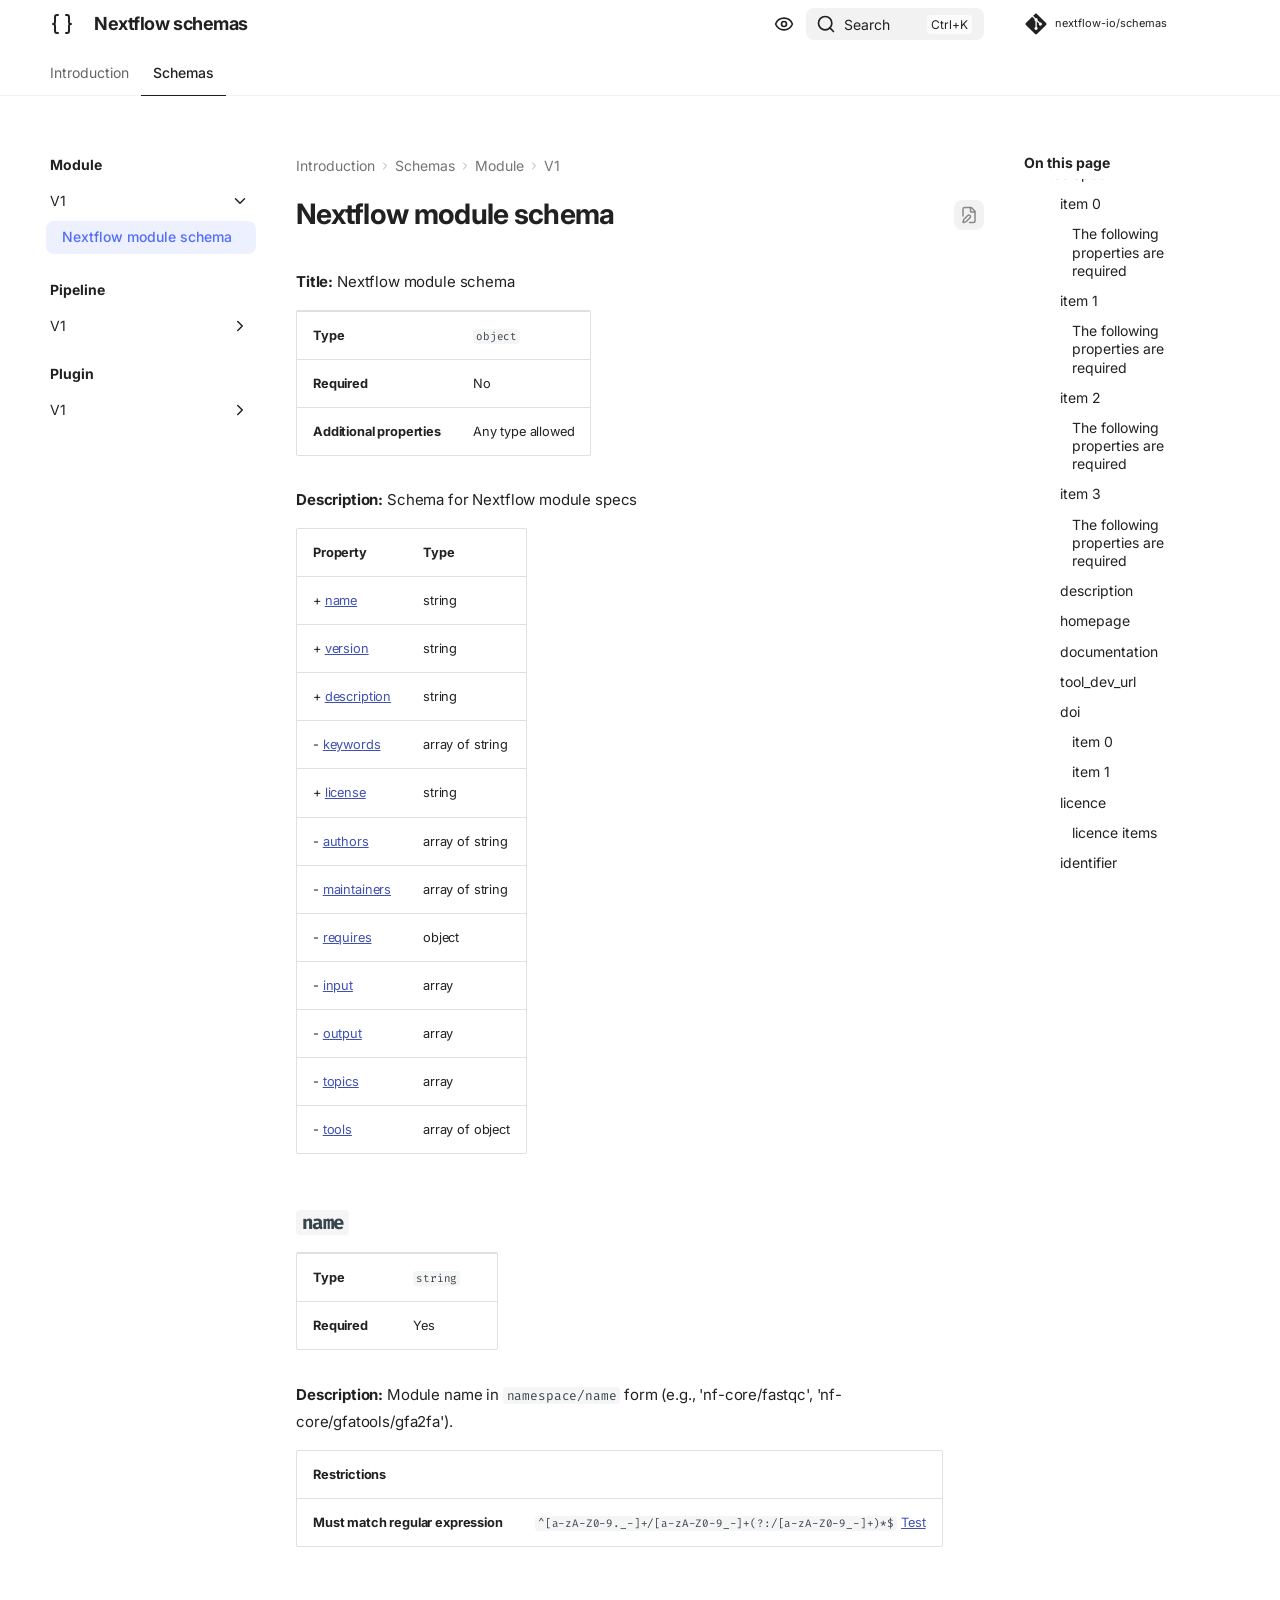
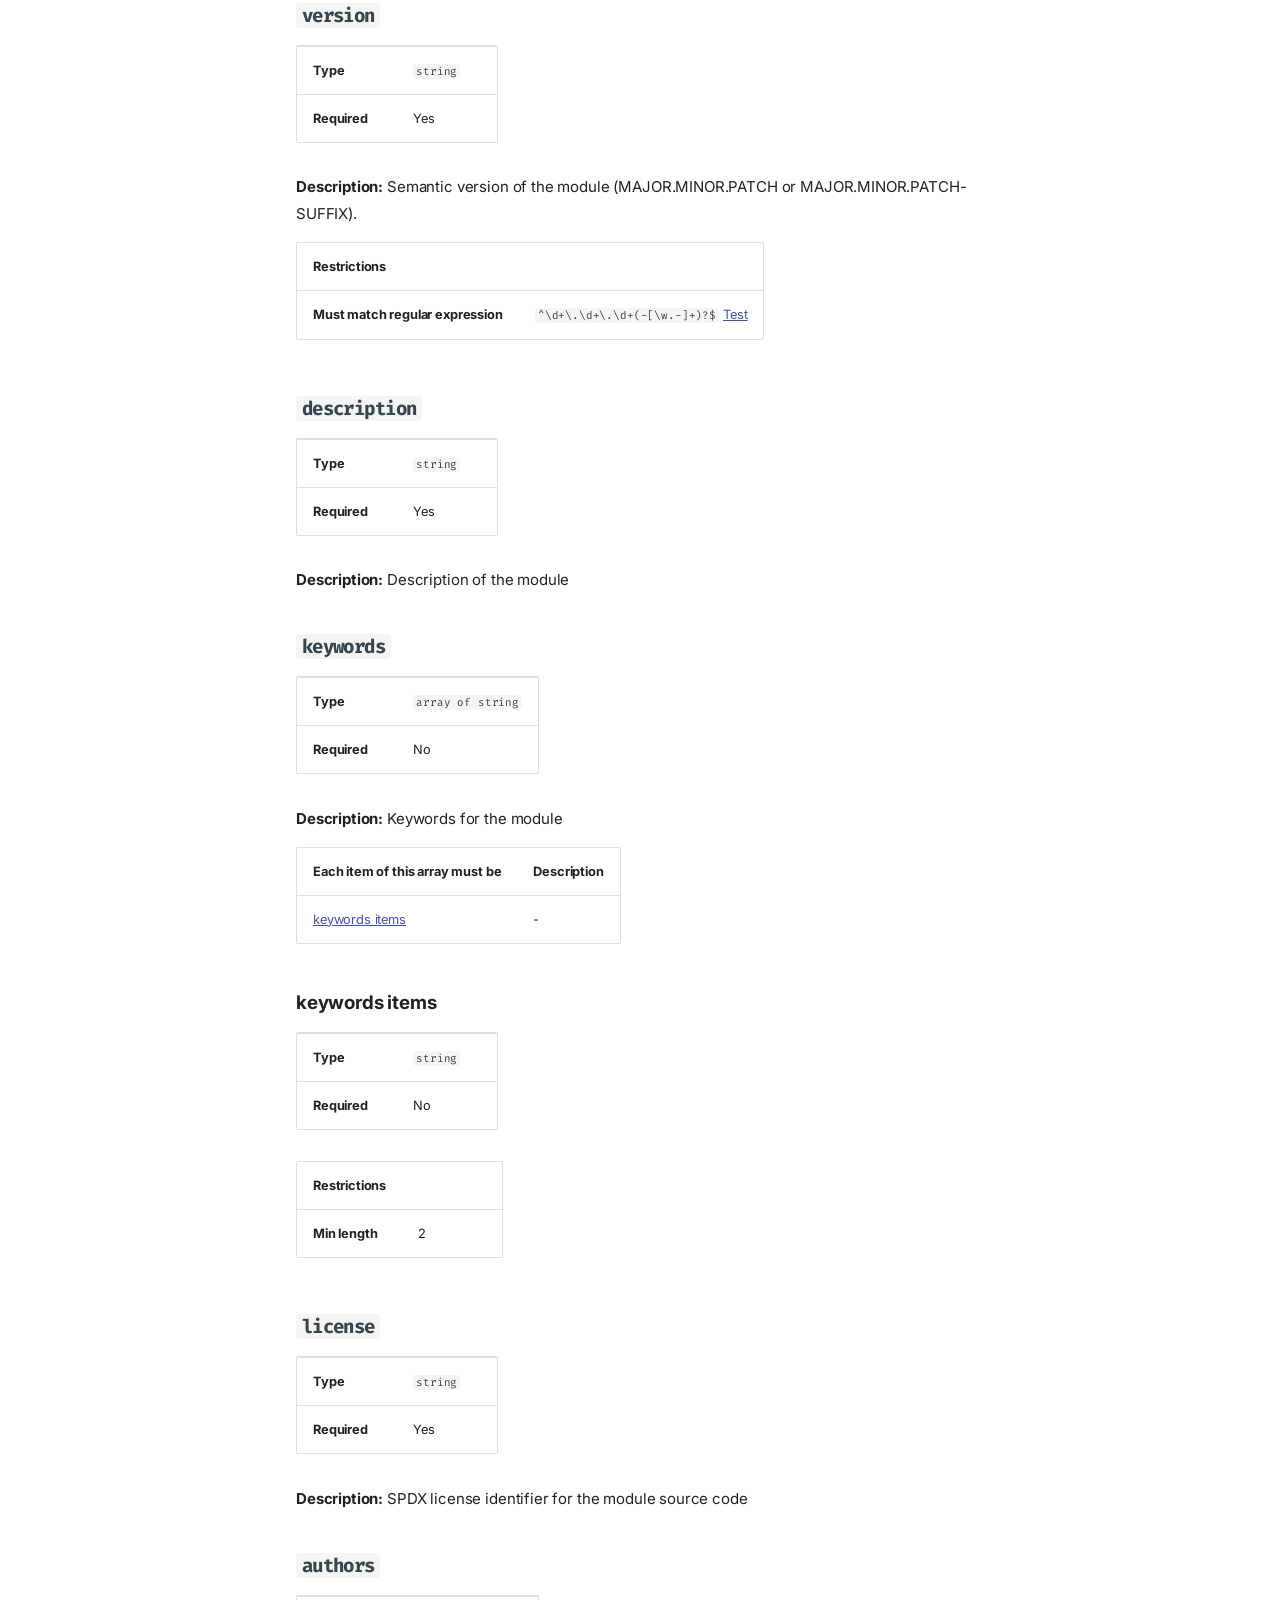
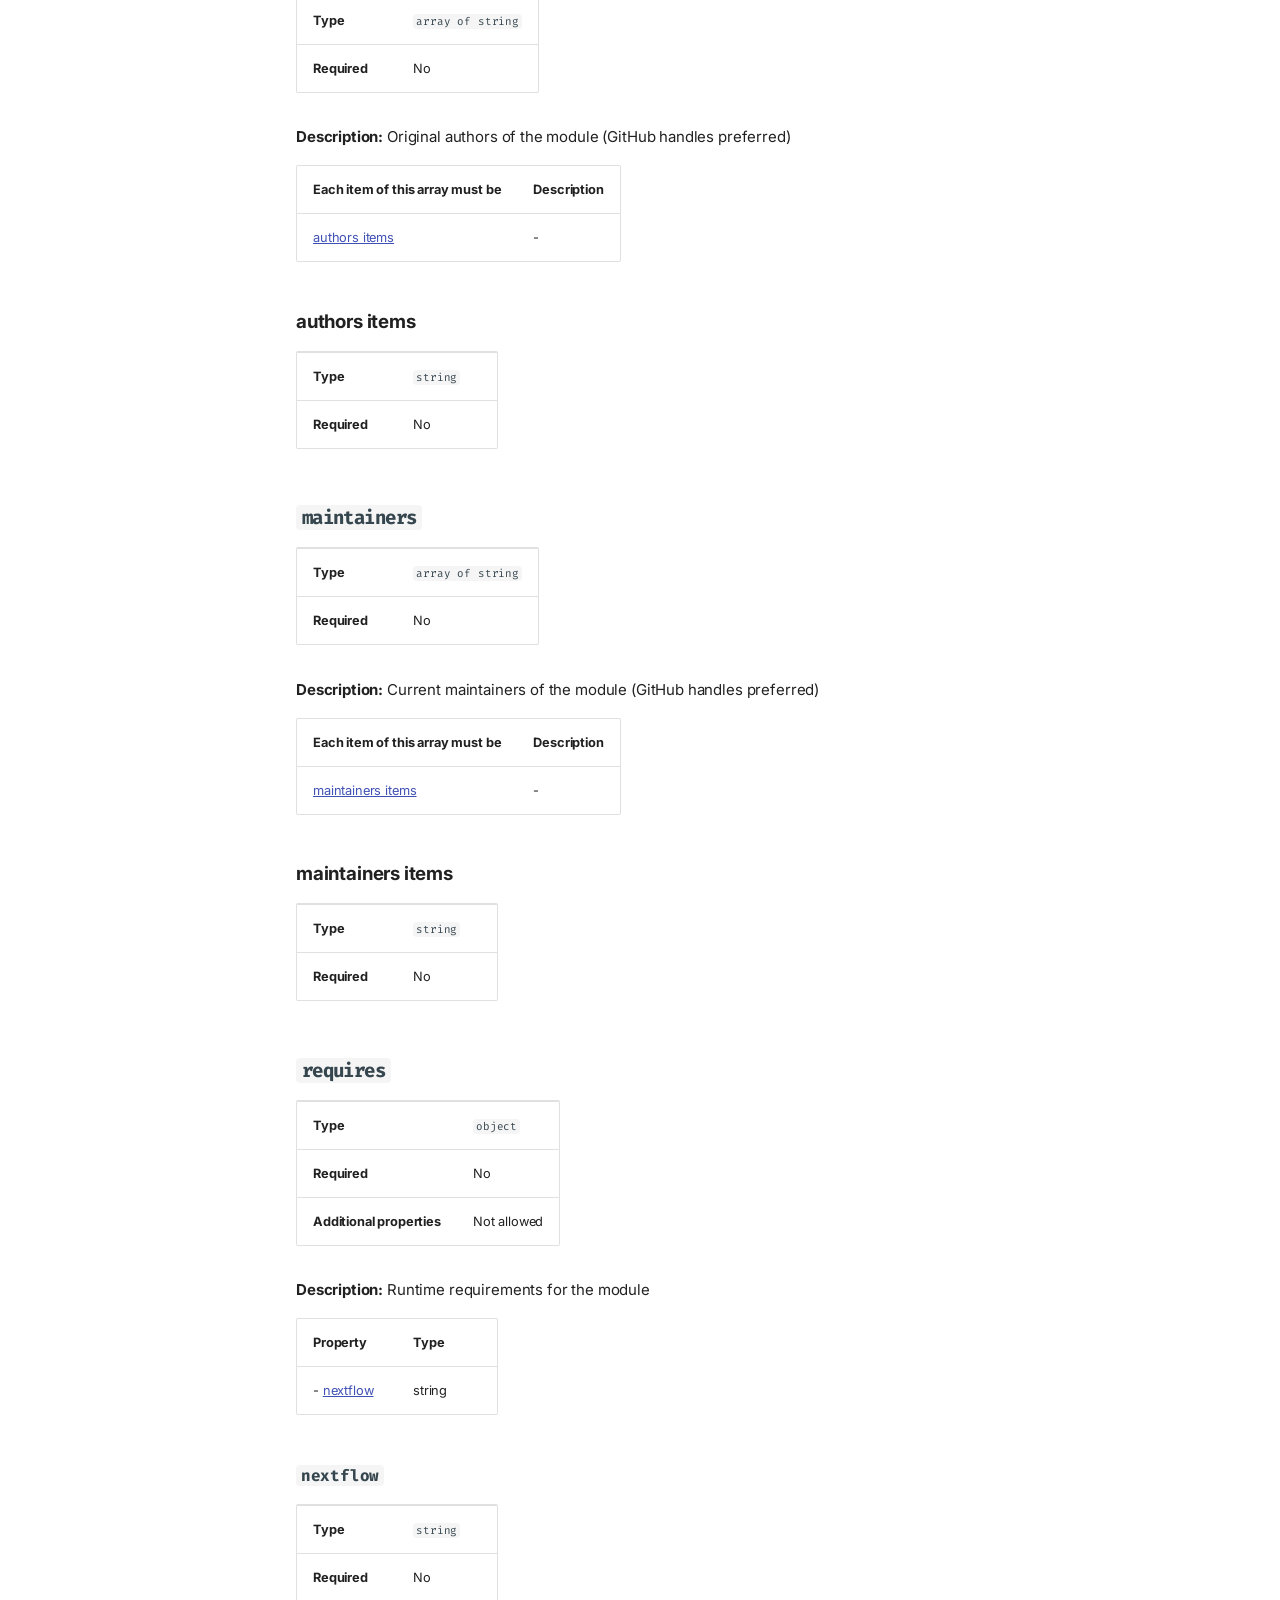
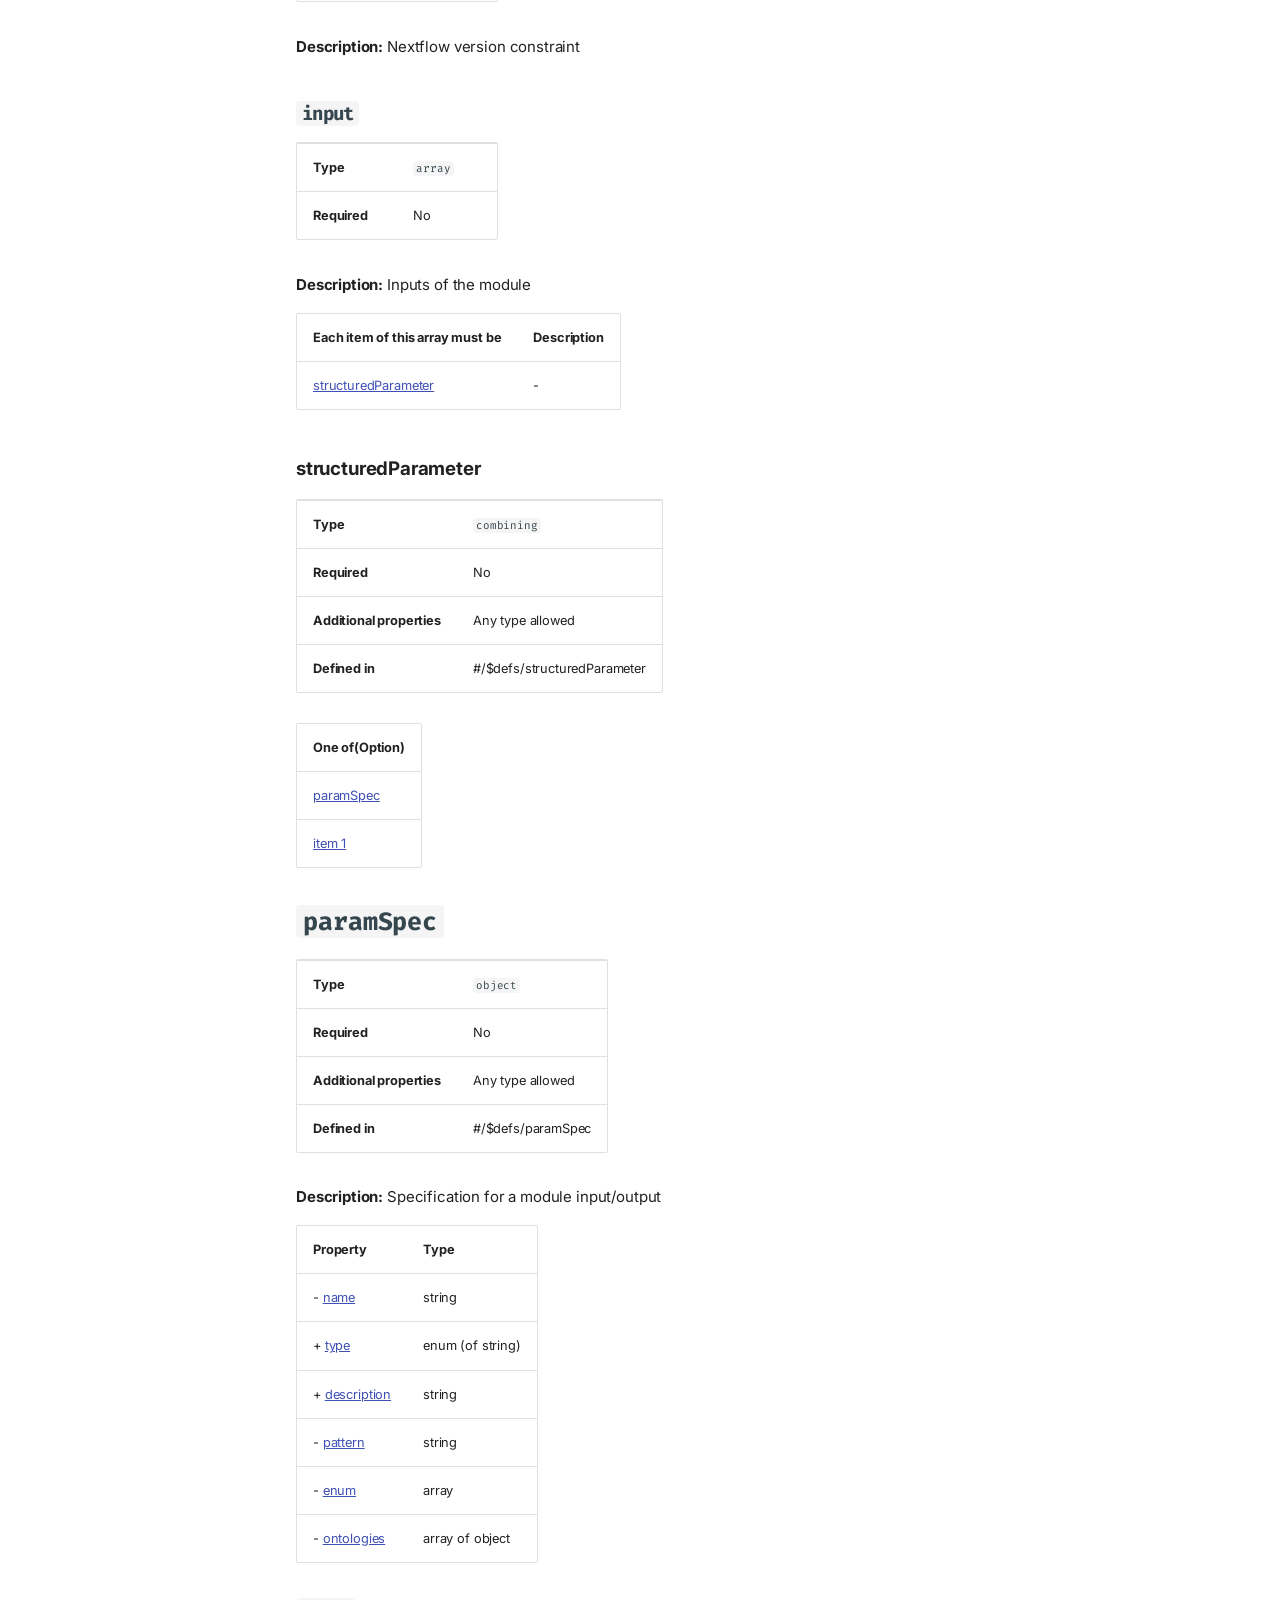
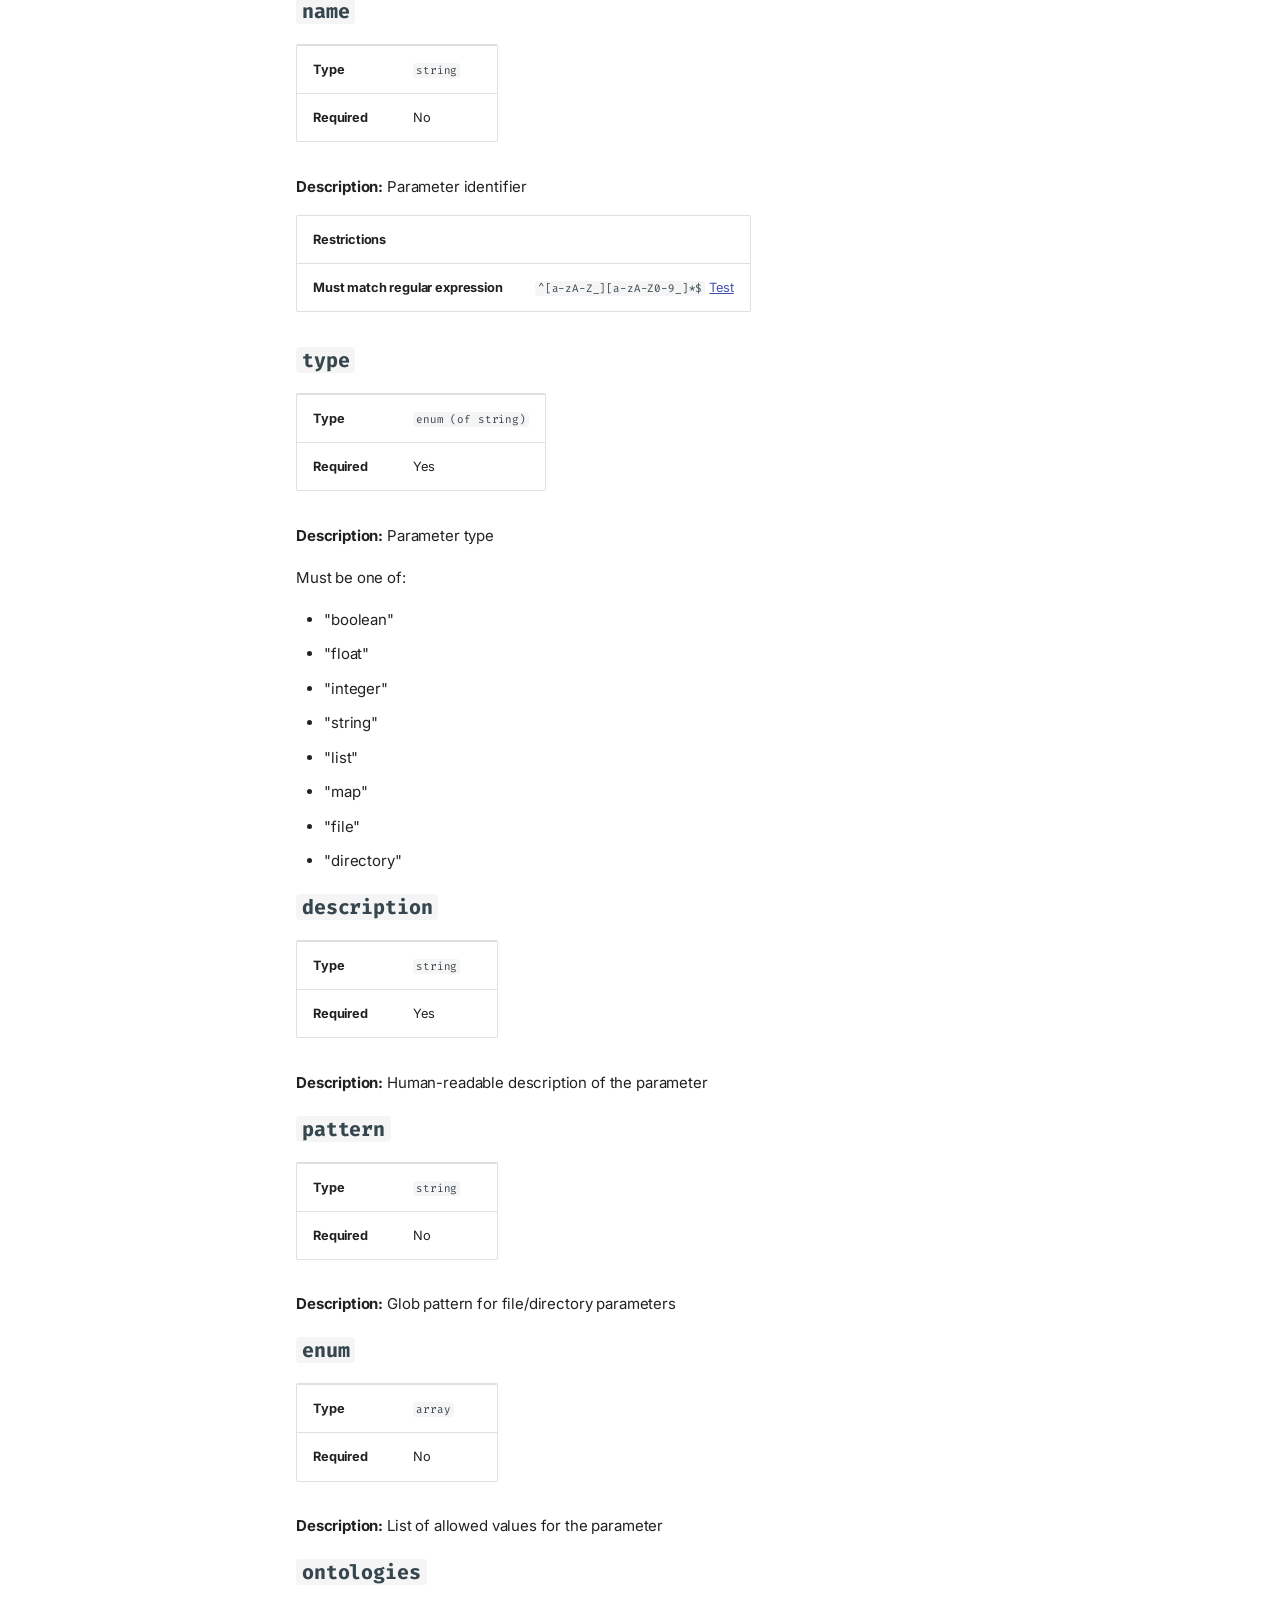
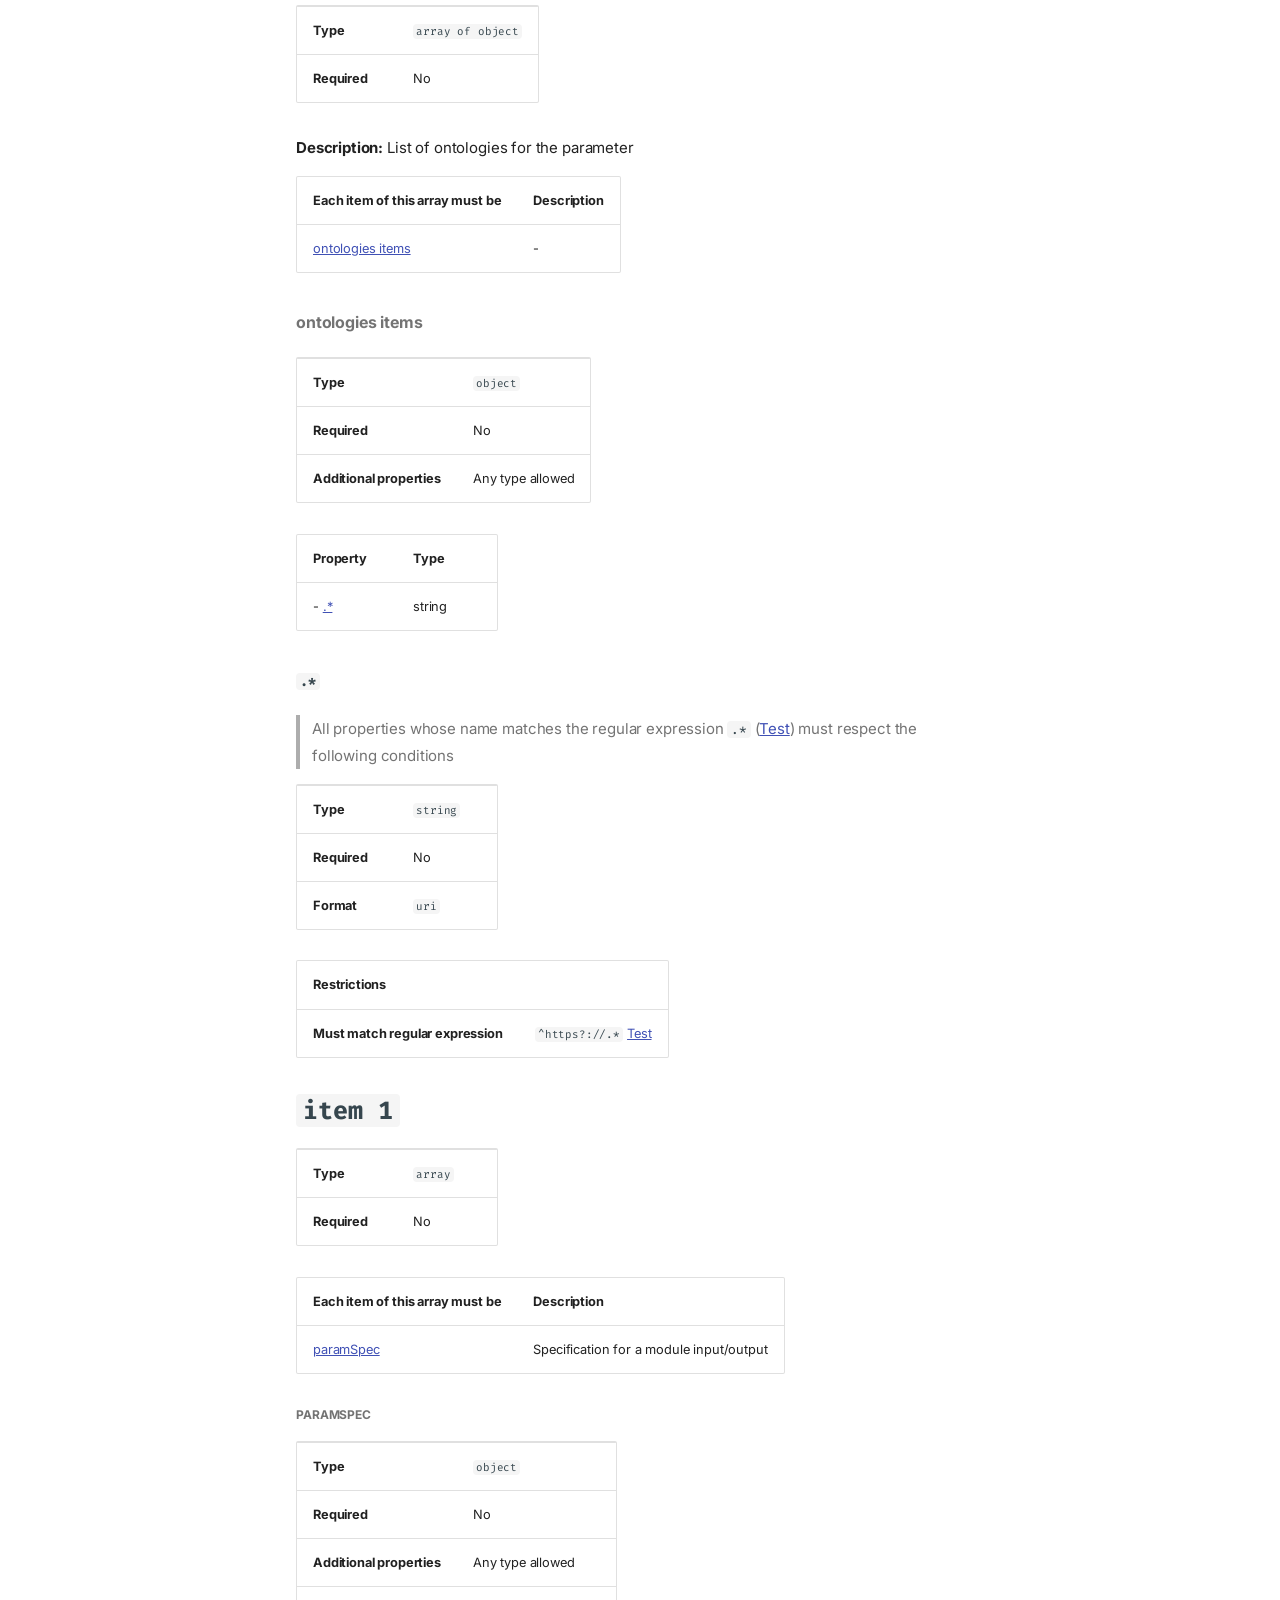
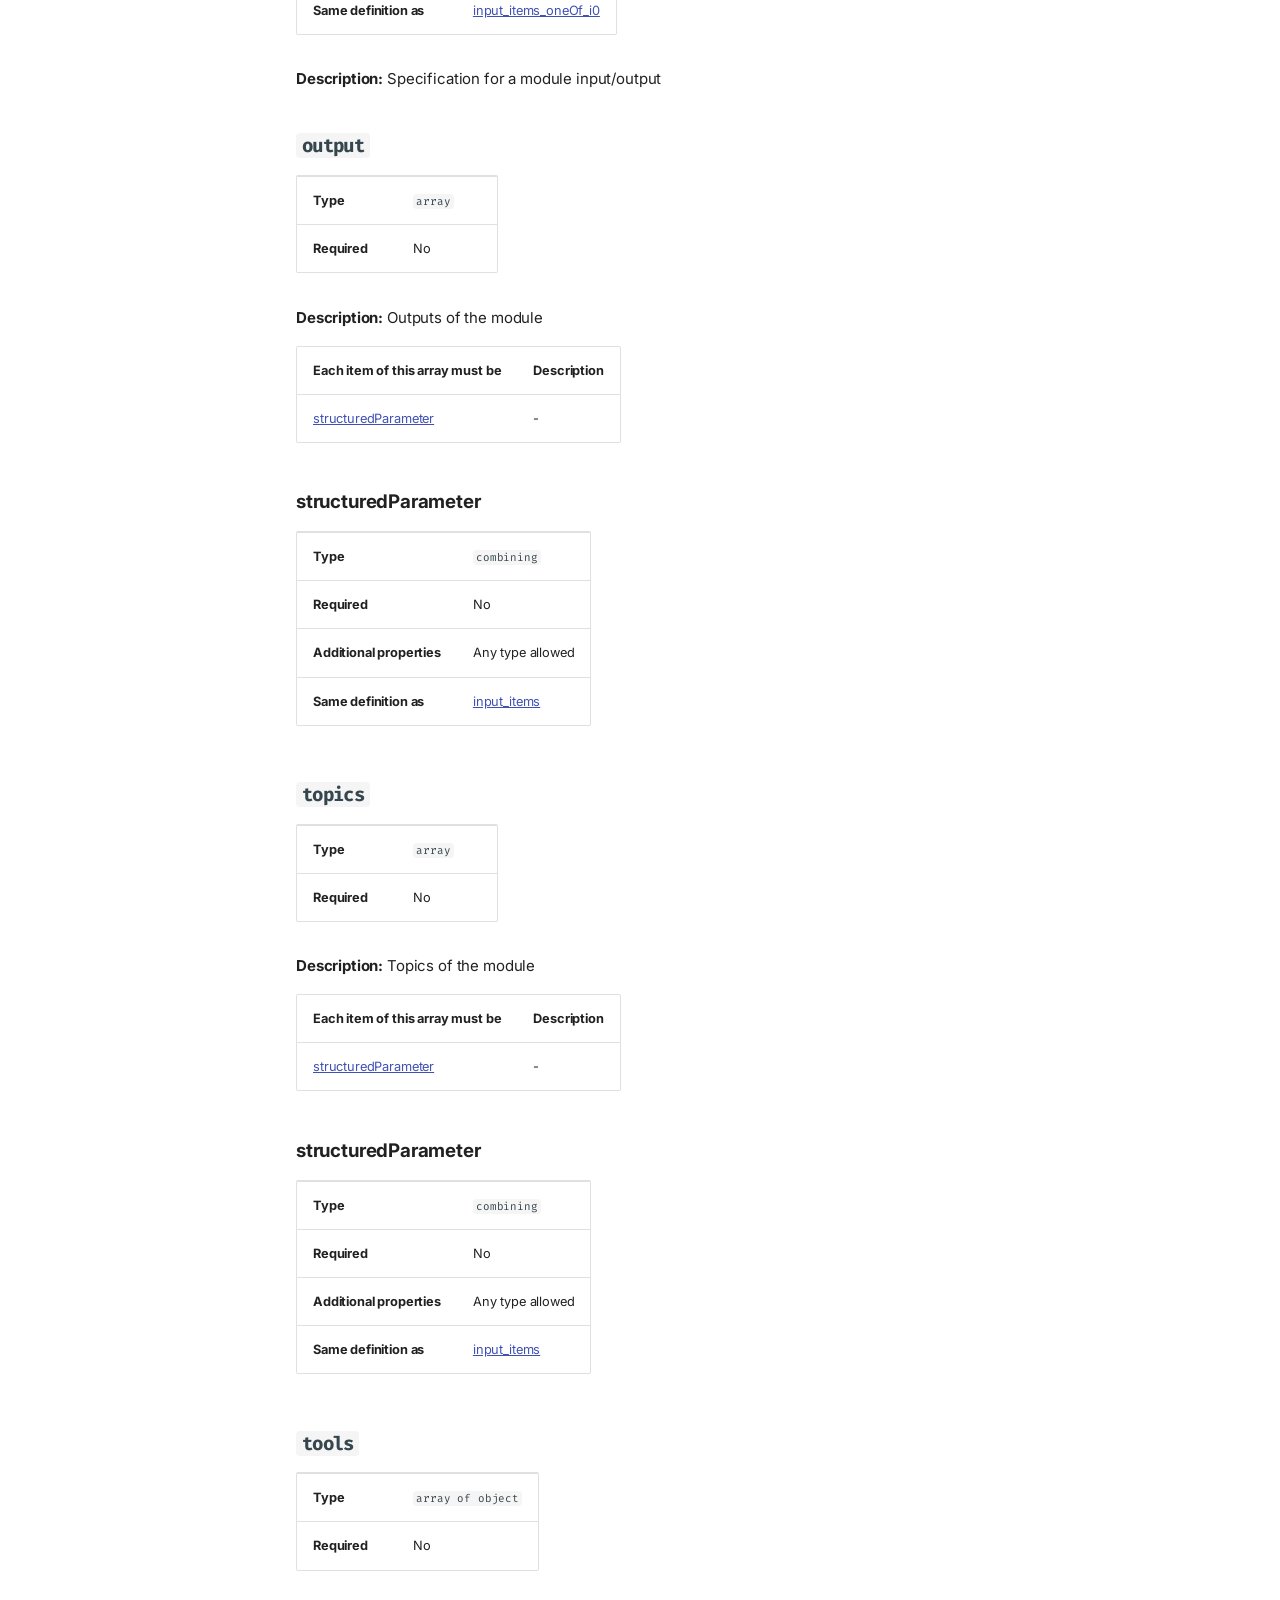
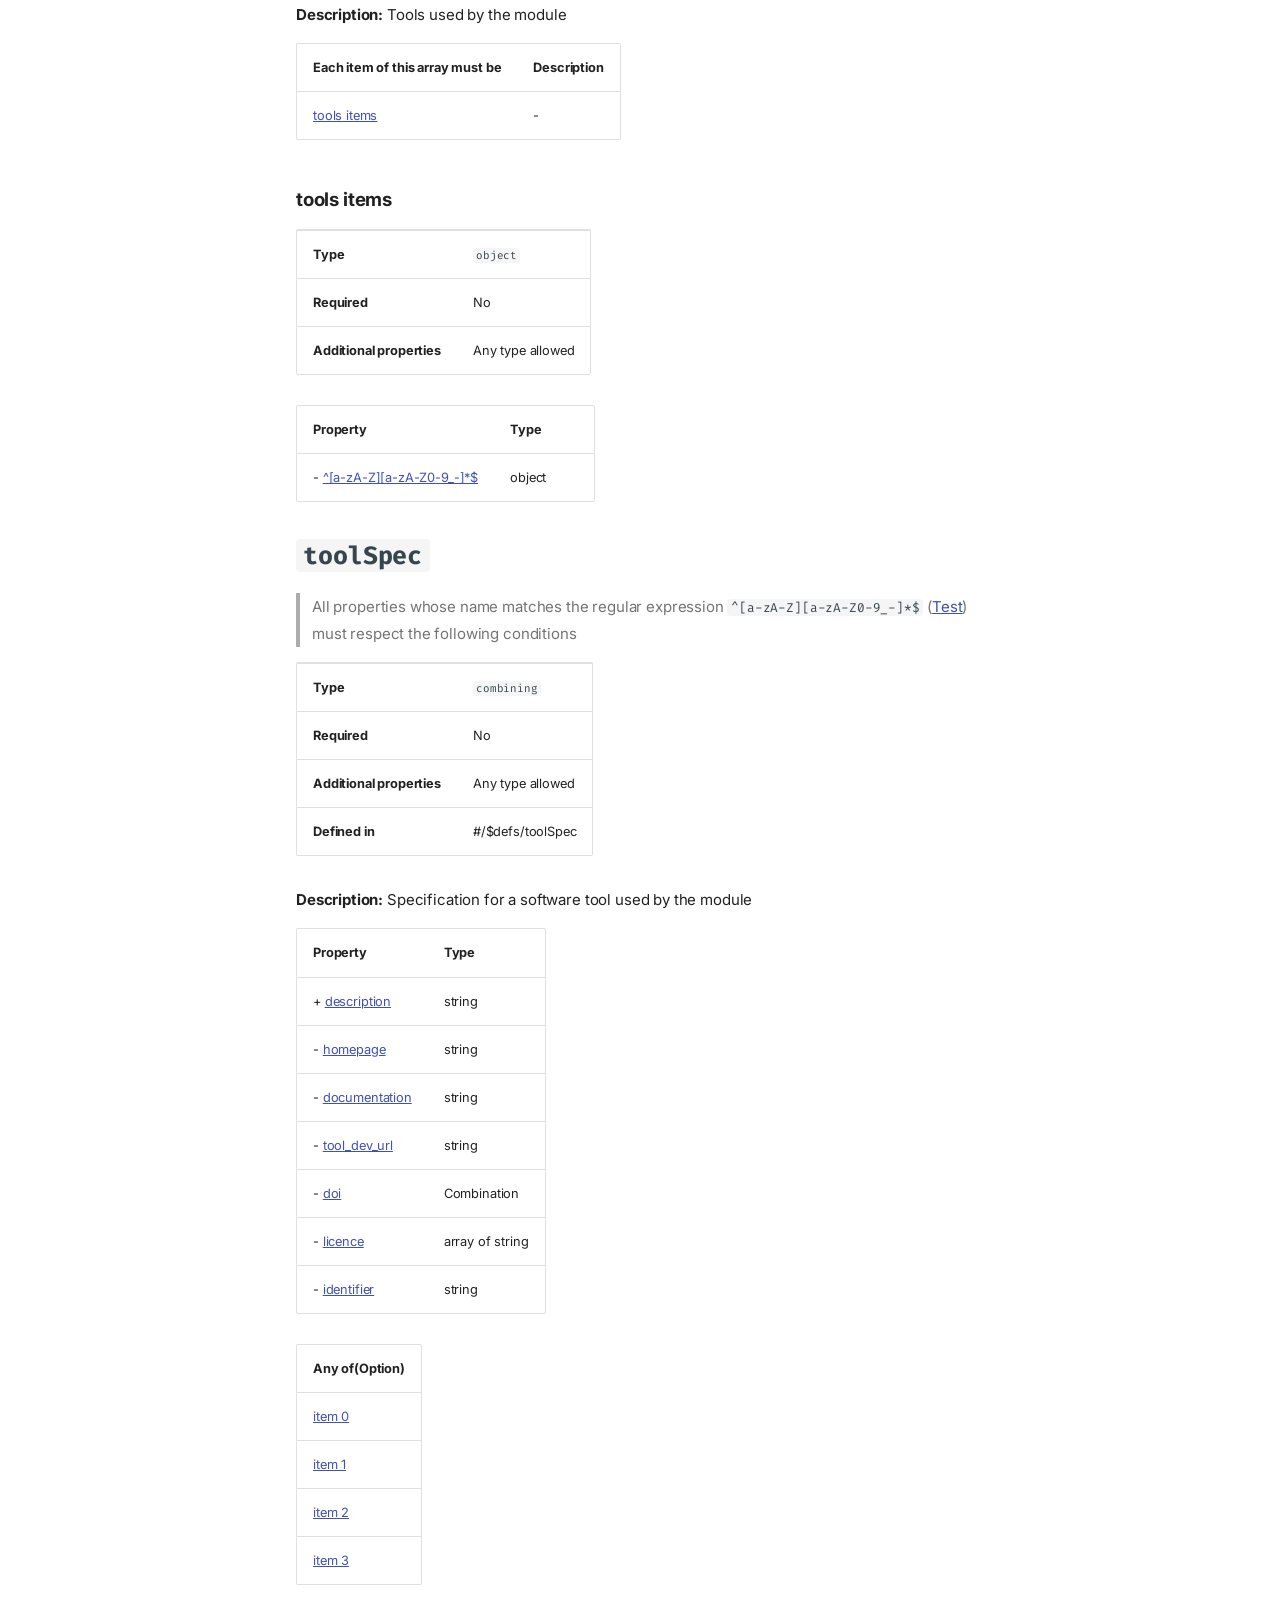
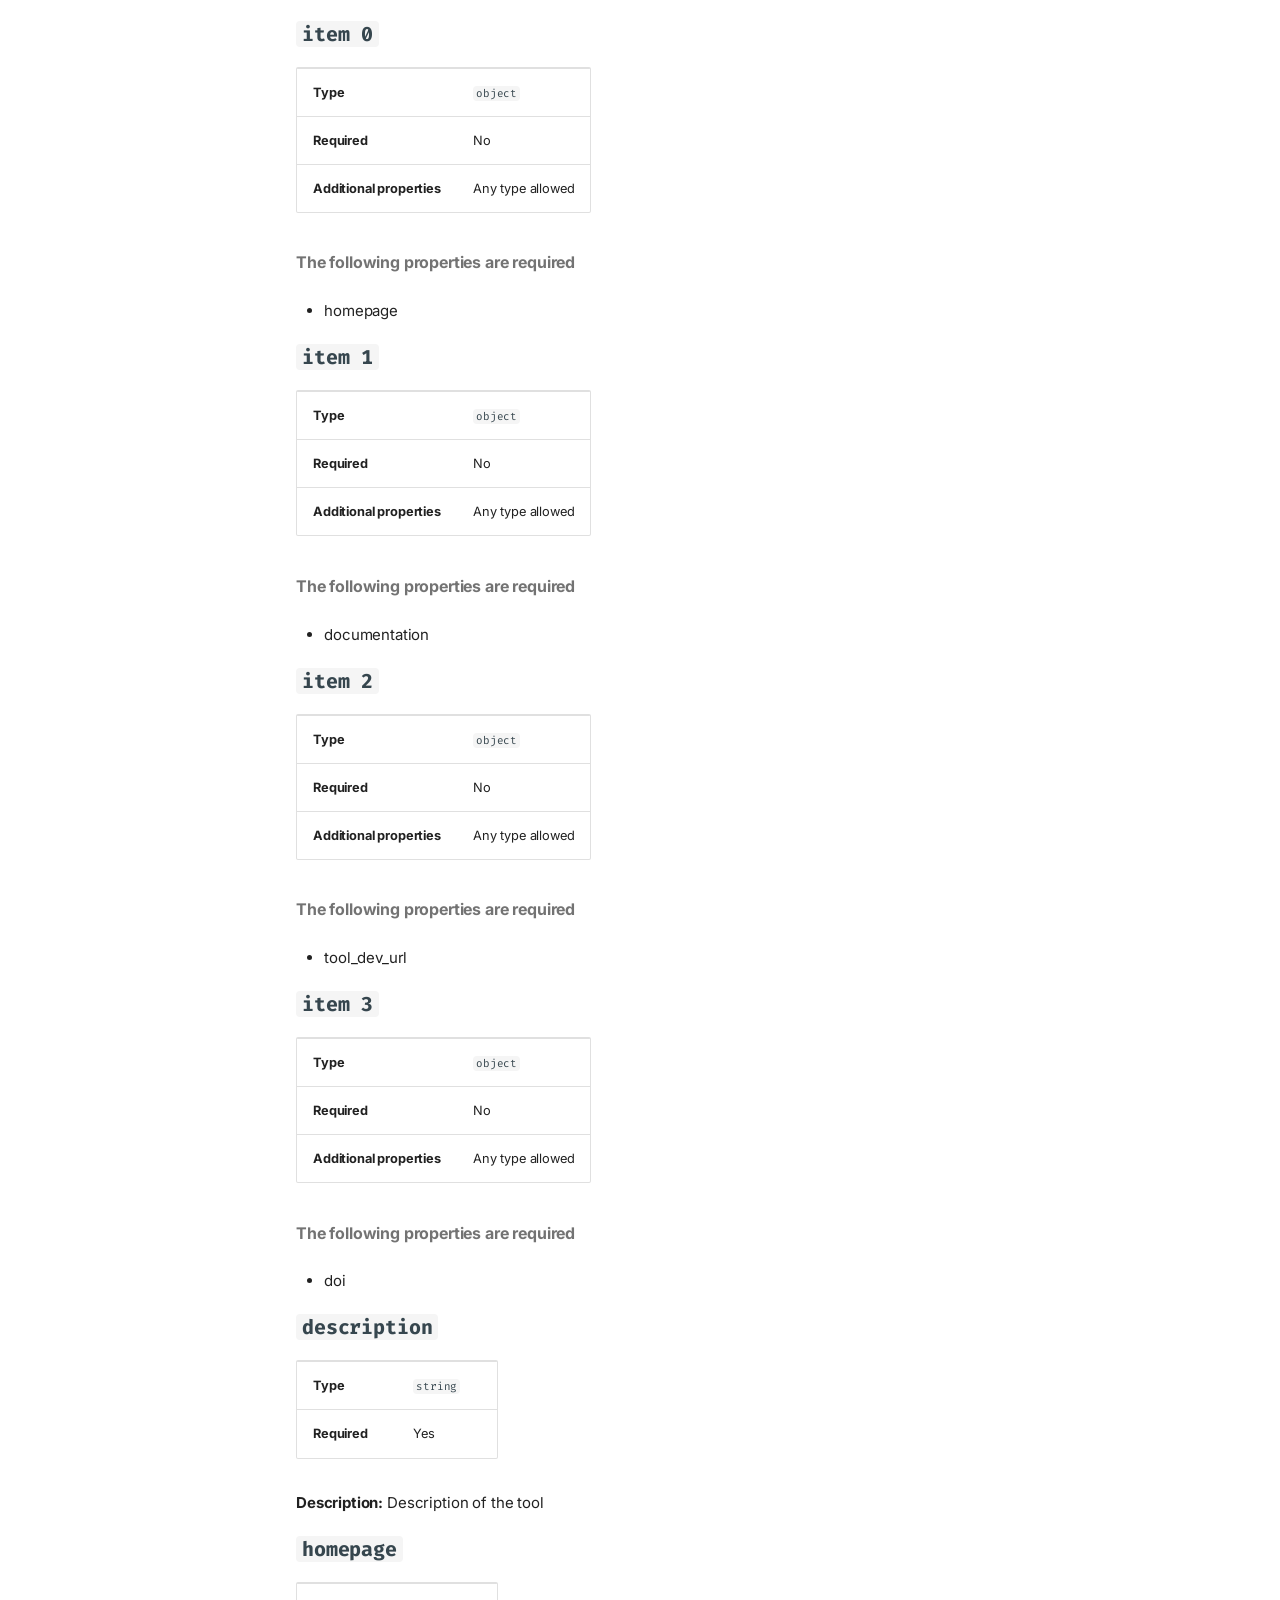
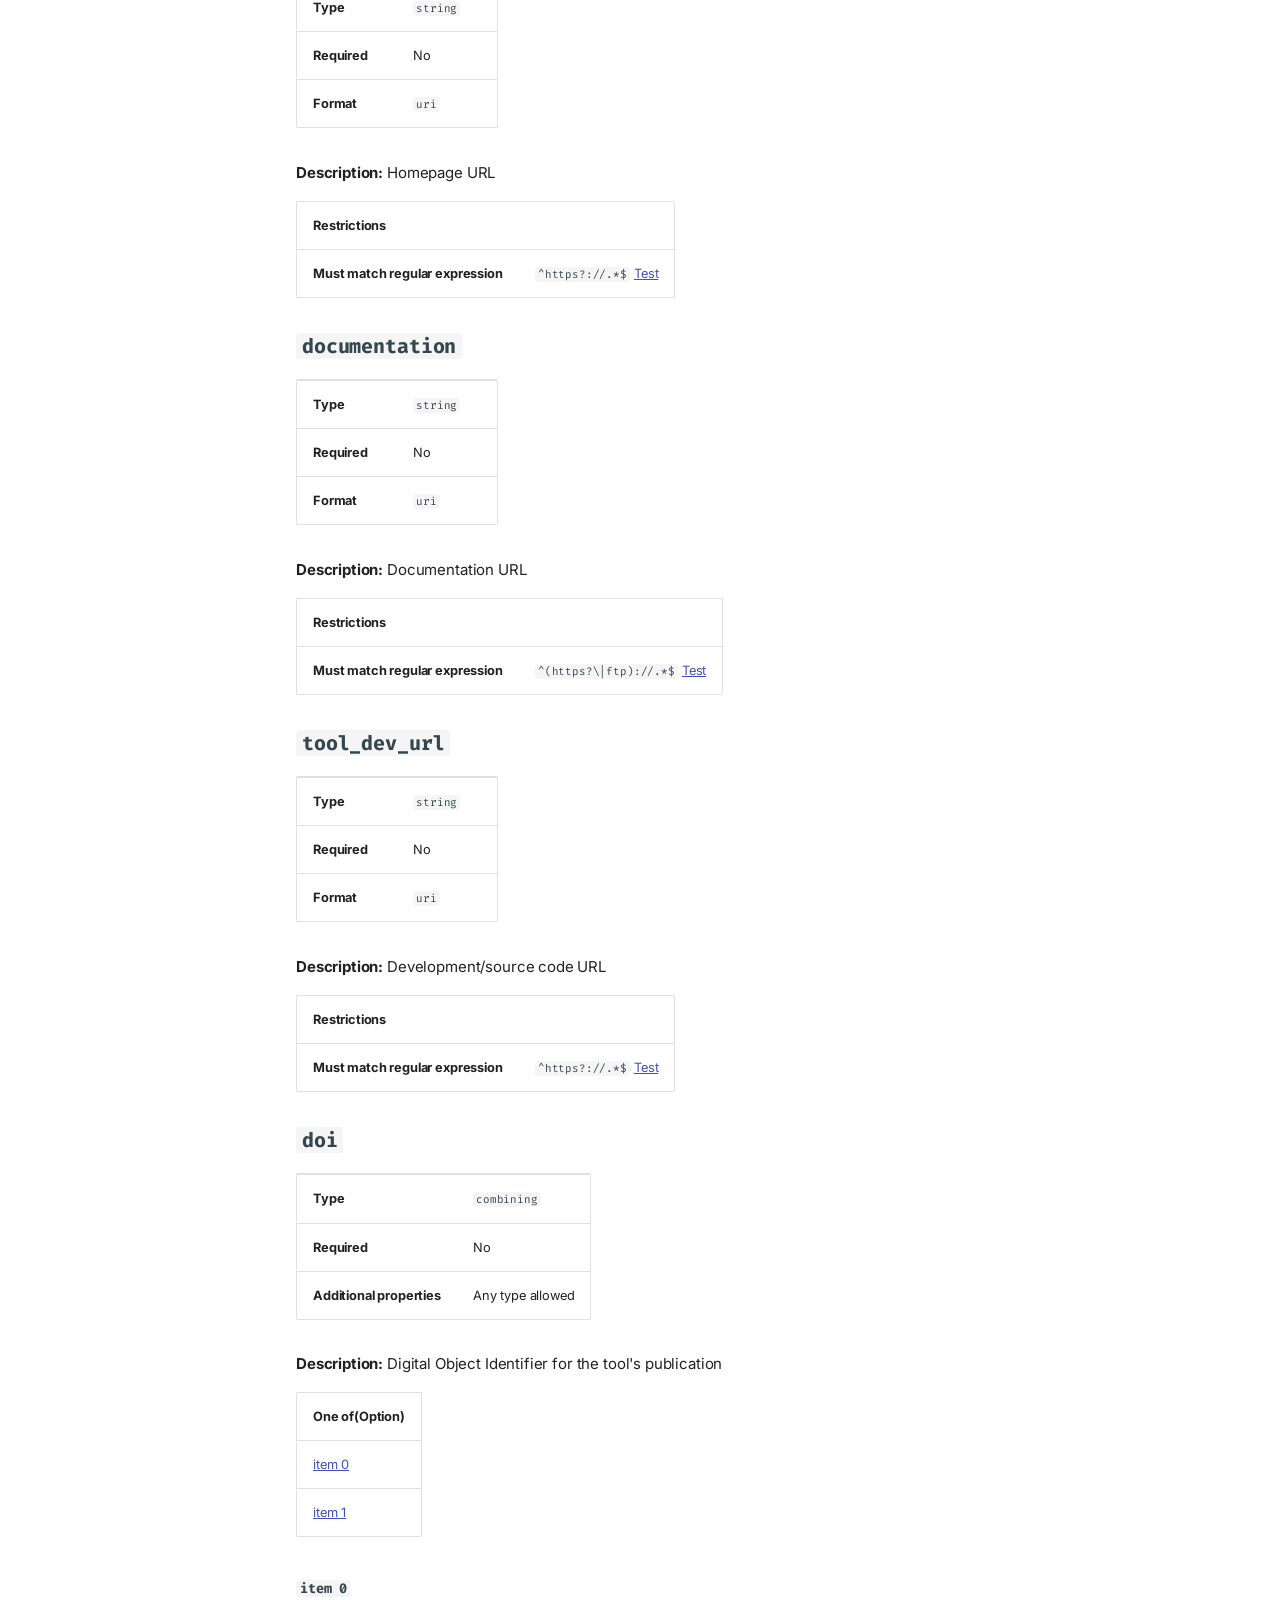
<file: pr-preview/pr-13/schemas/module/v1/schema/index.html>
<!doctype html>
<html lang="en" class="no-js">
  <head>
    
      <meta charset="utf-8">
      <meta name="viewport" content="width=device-width,initial-scale=1">
      
        <meta name="description" content="Specifications of Nextflow schemas">
      
      
        <meta name="author" content="Matthias Hörtenhuber">
      
      
      
        <link rel="prev" href="../../../..">
      
      
        <link rel="next" href="../../../pipeline/v1/schema/">
      
      
        
      
      
      <link rel="icon" href="../../../../assets/images/favicon.png">
      <meta name="generator" content="zensical-0.0.15">
    
    
      
        <title>Nextflow module schema - Nextflow schemas</title>
      
    
    
      
        
      
      <link rel="stylesheet" href="../../../../assets/stylesheets/modern/main.f1b6466b.min.css">
      
        
          
        
        <link rel="stylesheet" href="../../../../assets/stylesheets/modern/palette.dfe2e883.min.css">
      
      
  
  
    
  
    
  
    
  
    
  
    
  
    
  
    
  
    
  
    
  
    
  
    
  
    
  
  
  <style>:root{}</style>



    
    
      
    
    
      
        
        
        <link rel="preconnect" href="https://fonts.gstatic.com" crossorigin>
        <link rel="stylesheet" href="https://fonts.googleapis.com/css?family=Inter:300,300i,400,400i,500,500i,700,700i%7CFira+Code:400,400i,700,700i&display=fallback">
        <style>:root{--md-text-font:"Inter";--md-code-font:"Fira Code"}</style>
      
    
    
      <link rel="stylesheet" href="../../../../stylesheets/extra.css">
    
    <script>__md_scope=new URL("../../../..",location),__md_hash=e=>[...e].reduce(((e,t)=>(e<<5)-e+t.charCodeAt(0)),0),__md_get=(e,t=localStorage,a=__md_scope)=>JSON.parse(t.getItem(a.pathname+"."+e)),__md_set=(e,t,a=localStorage,_=__md_scope)=>{try{a.setItem(_.pathname+"."+e,JSON.stringify(t))}catch(e){}},document.documentElement.setAttribute("data-platform",navigator.platform)</script>
    
      

    
    
  </head>
  
  
    
    
      
    
    
    
    
    <body dir="ltr" data-md-color-scheme="default" data-md-color-primary="indigo" data-md-color-accent="indigo">
  
    
    <input class="md-toggle" data-md-toggle="drawer" type="checkbox" id="__drawer" autocomplete="off">
    <input class="md-toggle" data-md-toggle="search" type="checkbox" id="__search" autocomplete="off">
    <label class="md-overlay" for="__drawer"></label>
    <div data-md-component="skip">
      
        
        <a href="#nextflow-module-schema" class="md-skip">
          Skip to content
        </a>
      
    </div>
    <div data-md-component="announce">
      
    </div>
    
    
      

  

<header class="md-header md-header--shadow md-header--lifted" data-md-component="header">
  <nav class="md-header__inner md-grid" aria-label="Header">
    <a href="../../../.." title="Nextflow schemas" class="md-header__button md-logo" aria-label="Nextflow schemas" data-md-component="logo">
      
  
  <svg xmlns="http://www.w3.org/2000/svg" fill="none" stroke="currentColor" stroke-linecap="round" stroke-linejoin="round" stroke-width="2" class="lucide lucide-braces" viewBox="0 0 24 24"><path d="M8 3H7a2 2 0 0 0-2 2v5a2 2 0 0 1-2 2 2 2 0 0 1 2 2v5c0 1.1.9 2 2 2h1M16 21h1a2 2 0 0 0 2-2v-5c0-1.1.9-2 2-2a2 2 0 0 1-2-2V5a2 2 0 0 0-2-2h-1"/></svg>

    </a>
    <label class="md-header__button md-icon" for="__drawer">
      
      <svg xmlns="http://www.w3.org/2000/svg" fill="none" stroke="currentColor" stroke-linecap="round" stroke-linejoin="round" stroke-width="2" class="lucide lucide-menu" viewBox="0 0 24 24"><path d="M4 5h16M4 12h16M4 19h16"/></svg>
    </label>
    <div class="md-header__title" data-md-component="header-title">
      <div class="md-header__ellipsis">
        <div class="md-header__topic">
          <span class="md-ellipsis">
            Nextflow schemas
          </span>
        </div>
        <div class="md-header__topic" data-md-component="header-topic">
          <span class="md-ellipsis">
            
              Nextflow module schema
            
          </span>
        </div>
      </div>
    </div>
    
      
        <form class="md-header__option" data-md-component="palette">
  
    
    
    
    <input class="md-option" data-md-color-media="(prefers-color-scheme)" data-md-color-scheme="default" data-md-color-primary="indigo" data-md-color-accent="indigo"  aria-label="Switch to light mode"  type="radio" name="__palette" id="__palette_0">
    
      <label class="md-header__button md-icon" title="Switch to light mode" for="__palette_1" hidden>
        <svg xmlns="http://www.w3.org/2000/svg" fill="none" stroke="currentColor" stroke-linecap="round" stroke-linejoin="round" stroke-width="2" class="lucide lucide-eye" viewBox="0 0 24 24"><path d="M2.062 12.348a1 1 0 0 1 0-.696 10.75 10.75 0 0 1 19.876 0 1 1 0 0 1 0 .696 10.75 10.75 0 0 1-19.876 0"/><circle cx="12" cy="12" r="3"/></svg>
      </label>
    
  
    
    
    
    <input class="md-option" data-md-color-media="(prefers-color-scheme: light)" data-md-color-scheme="default" data-md-color-primary="indigo" data-md-color-accent="indigo"  aria-label="Switch to dark mode"  type="radio" name="__palette" id="__palette_1">
    
      <label class="md-header__button md-icon" title="Switch to dark mode" for="__palette_2" hidden>
        <svg xmlns="http://www.w3.org/2000/svg" fill="none" stroke="currentColor" stroke-linecap="round" stroke-linejoin="round" stroke-width="2" class="lucide lucide-sun" viewBox="0 0 24 24"><circle cx="12" cy="12" r="4"/><path d="M12 2v2M12 20v2M4.93 4.93l1.41 1.41M17.66 17.66l1.41 1.41M2 12h2M20 12h2M6.34 17.66l-1.41 1.41M19.07 4.93l-1.41 1.41"/></svg>
      </label>
    
  
    
    
    
    <input class="md-option" data-md-color-media="(prefers-color-scheme: dark)" data-md-color-scheme="slate" data-md-color-primary="indigo" data-md-color-accent="indigo"  aria-label="Switch to system preference"  type="radio" name="__palette" id="__palette_2">
    
      <label class="md-header__button md-icon" title="Switch to system preference" for="__palette_0" hidden>
        <svg xmlns="http://www.w3.org/2000/svg" fill="none" stroke="currentColor" stroke-linecap="round" stroke-linejoin="round" stroke-width="2" class="lucide lucide-moon" viewBox="0 0 24 24"><path d="M20.985 12.486a9 9 0 1 1-9.473-9.472c.405-.022.617.46.402.803a6 6 0 0 0 8.268 8.268c.344-.215.825-.004.803.401"/></svg>
      </label>
    
  
</form>
      
    
    
      <script>var palette=__md_get("__palette");if(palette&&palette.color){if("(prefers-color-scheme)"===palette.color.media){var media=matchMedia("(prefers-color-scheme: light)"),input=document.querySelector(media.matches?"[data-md-color-media='(prefers-color-scheme: light)']":"[data-md-color-media='(prefers-color-scheme: dark)']");palette.color.media=input.getAttribute("data-md-color-media"),palette.color.scheme=input.getAttribute("data-md-color-scheme"),palette.color.primary=input.getAttribute("data-md-color-primary"),palette.color.accent=input.getAttribute("data-md-color-accent")}for(var[key,value]of Object.entries(palette.color))document.body.setAttribute("data-md-color-"+key,value)}</script>
    
    
    
      
      
        <label class="md-header__button md-icon" for="__search">
          
          <svg xmlns="http://www.w3.org/2000/svg" fill="none" stroke="currentColor" stroke-linecap="round" stroke-linejoin="round" stroke-width="2" class="lucide lucide-search" viewBox="0 0 24 24"><path d="m21 21-4.34-4.34"/><circle cx="11" cy="11" r="8"/></svg>
        </label>
        <div class="md-search" data-md-component="search" role="dialog" aria-label="Search">
  <button type="button" class="md-search__button">
    Search
  </button>
</div>
      
    
    <div class="md-header__source">
      
        <a href="https://github.com/nextflow-io/schemas" title="Go to repository" class="md-source" data-md-component="source">
  <div class="md-source__icon md-icon">
    
    <svg xmlns="http://www.w3.org/2000/svg" viewBox="0 0 448 512"><!--! Font Awesome Free 7.1.0 by @fontawesome - https://fontawesome.com License - https://fontawesome.com/license/free (Icons: CC BY 4.0, Fonts: SIL OFL 1.1, Code: MIT License) Copyright 2025 Fonticons, Inc.--><path fill="currentColor" d="M439.6 236.1 244 40.5c-5.4-5.5-12.8-8.5-20.4-8.5s-15 3-20.4 8.4L162.5 81l51.5 51.5c27.1-9.1 52.7 16.8 43.4 43.7l49.7 49.7c34.2-11.8 61.2 31 35.5 56.7-26.5 26.5-70.2-2.9-56-37.3L240.3 199v121.9c25.3 12.5 22.3 41.8 9.1 55-6.4 6.4-15.2 10.1-24.3 10.1s-17.8-3.6-24.3-10.1c-17.6-17.6-11.1-46.9 11.2-56v-123c-20.8-8.5-24.6-30.7-18.6-45L142.6 101 8.5 235.1C3 240.6 0 247.9 0 255.5s3 15 8.5 20.4l195.6 195.7c5.4 5.4 12.7 8.4 20.4 8.4s15-3 20.4-8.4l194.7-194.7c5.4-5.4 8.4-12.8 8.4-20.4s-3-15-8.4-20.4"/></svg>
  </div>
  <div class="md-source__repository">
    nextflow-io/schemas
  </div>
</a>
      
    </div>
  </nav>
  
    
      
<nav class="md-tabs" aria-label="Tabs" data-md-component="tabs">
  <div class="md-grid">
    <ul class="md-tabs__list">
      
        
  
  
  
  
    <li class="md-tabs__item">
      <a href="../../../.." class="md-tabs__link">
        
  
  Introduction

      </a>
    </li>
  

      
        
  
  
  
    
  
  
    
    
      
  
  
  
    
  
  
    
    
      
  
  
  
    
  
  
    
    
      <li class="md-tabs__item md-tabs__item--active">
        <a href="./" class="md-tabs__link">
          
  
  Schemas

        </a>
      </li>
    
  

    
  

    
  

      
    </ul>
  </div>
</nav>
    
  
</header>
    
    <div class="md-container" data-md-component="container">
      
      
        
      
      <main class="md-main" data-md-component="main">
        <div class="md-main__inner md-grid">
          
            
              
              <div class="md-sidebar md-sidebar--primary" data-md-component="sidebar" data-md-type="navigation" >
                <div class="md-sidebar__scrollwrap">
                  <div class="md-sidebar__inner">
                    


  


<nav class="md-nav md-nav--primary md-nav--lifted" aria-label="Navigation" data-md-level="0">
  <label class="md-nav__title" for="__drawer">
    <a href="../../../.." title="Nextflow schemas" class="md-nav__button md-logo" aria-label="Nextflow schemas" data-md-component="logo">
      
  
  <svg xmlns="http://www.w3.org/2000/svg" fill="none" stroke="currentColor" stroke-linecap="round" stroke-linejoin="round" stroke-width="2" class="lucide lucide-braces" viewBox="0 0 24 24"><path d="M8 3H7a2 2 0 0 0-2 2v5a2 2 0 0 1-2 2 2 2 0 0 1 2 2v5c0 1.1.9 2 2 2h1M16 21h1a2 2 0 0 0 2-2v-5c0-1.1.9-2 2-2a2 2 0 0 1-2-2V5a2 2 0 0 0-2-2h-1"/></svg>

    </a>
    Nextflow schemas
  </label>
  
    <div class="md-nav__source">
      <a href="https://github.com/nextflow-io/schemas" title="Go to repository" class="md-source" data-md-component="source">
  <div class="md-source__icon md-icon">
    
    <svg xmlns="http://www.w3.org/2000/svg" viewBox="0 0 448 512"><!--! Font Awesome Free 7.1.0 by @fontawesome - https://fontawesome.com License - https://fontawesome.com/license/free (Icons: CC BY 4.0, Fonts: SIL OFL 1.1, Code: MIT License) Copyright 2025 Fonticons, Inc.--><path fill="currentColor" d="M439.6 236.1 244 40.5c-5.4-5.5-12.8-8.5-20.4-8.5s-15 3-20.4 8.4L162.5 81l51.5 51.5c27.1-9.1 52.7 16.8 43.4 43.7l49.7 49.7c34.2-11.8 61.2 31 35.5 56.7-26.5 26.5-70.2-2.9-56-37.3L240.3 199v121.9c25.3 12.5 22.3 41.8 9.1 55-6.4 6.4-15.2 10.1-24.3 10.1s-17.8-3.6-24.3-10.1c-17.6-17.6-11.1-46.9 11.2-56v-123c-20.8-8.5-24.6-30.7-18.6-45L142.6 101 8.5 235.1C3 240.6 0 247.9 0 255.5s3 15 8.5 20.4l195.6 195.7c5.4 5.4 12.7 8.4 20.4 8.4s15-3 20.4-8.4l194.7-194.7c5.4-5.4 8.4-12.8 8.4-20.4s-3-15-8.4-20.4"/></svg>
  </div>
  <div class="md-source__repository">
    nextflow-io/schemas
  </div>
</a>
    </div>
  
  <ul class="md-nav__list" data-md-scrollfix>
    
      
      
  
  
  
  
    <li class="md-nav__item">
      <a href="../../../.." class="md-nav__link">
        
  
  
  <span class="md-ellipsis">
    
  
    Introduction
  

    
  </span>
  
  

      </a>
    </li>
  

    
      
      
  
  
    
  
  
  
    
    
      
        
      
        
      
        
      
    
    
    
      
        
        
      
      
        
      
    
    
    <li class="md-nav__item md-nav__item--active md-nav__item--section md-nav__item--nested">
      
        
        
        <input class="md-nav__toggle md-toggle " type="checkbox" id="__nav_2" checked>
        
          
          <label class="md-nav__link" for="__nav_2" id="__nav_2_label" tabindex="">
            
  
  
  <span class="md-ellipsis">
    
  
    Schemas
  

    
  </span>
  
  

            <span class="md-nav__icon md-icon"></span>
          </label>
        
        <nav class="md-nav" data-md-level="1" aria-labelledby="__nav_2_label" aria-expanded="true">
          <label class="md-nav__title" for="__nav_2">
            <span class="md-nav__icon md-icon"></span>
            
  
    Schemas
  

          </label>
          <ul class="md-nav__list" data-md-scrollfix>
            
              
                
  
  
    
  
  
  
    
    
      
        
      
    
    
    
      
      
        
          
          
        
      
    
    
    <li class="md-nav__item md-nav__item--active md-nav__item--section md-nav__item--nested">
      
        
        
        <input class="md-nav__toggle md-toggle " type="checkbox" id="__nav_2_1" checked>
        
          
          <label class="md-nav__link" for="__nav_2_1" id="__nav_2_1_label" tabindex="">
            
  
  
  <span class="md-ellipsis">
    
  
    Module
  

    
  </span>
  
  

            <span class="md-nav__icon md-icon"></span>
          </label>
        
        <nav class="md-nav" data-md-level="2" aria-labelledby="__nav_2_1_label" aria-expanded="true">
          <label class="md-nav__title" for="__nav_2_1">
            <span class="md-nav__icon md-icon"></span>
            
  
    Module
  

          </label>
          <ul class="md-nav__list" data-md-scrollfix>
            
              
                
  
  
    
  
  
  
    
    
      
        
      
    
    
    
      
      
        
      
    
    
    <li class="md-nav__item md-nav__item--active md-nav__item--nested">
      
        
        
        <input class="md-nav__toggle md-toggle " type="checkbox" id="__nav_2_1_1" checked>
        
          
          <label class="md-nav__link" for="__nav_2_1_1" id="__nav_2_1_1_label" tabindex="0">
            
  
  
  <span class="md-ellipsis">
    
  
    V1
  

    
  </span>
  
  

            <span class="md-nav__icon md-icon"></span>
          </label>
        
        <nav class="md-nav" data-md-level="3" aria-labelledby="__nav_2_1_1_label" aria-expanded="true">
          <label class="md-nav__title" for="__nav_2_1_1">
            <span class="md-nav__icon md-icon"></span>
            
  
    V1
  

          </label>
          <ul class="md-nav__list" data-md-scrollfix>
            
              
                
  
  
    
  
  
  
    <li class="md-nav__item md-nav__item--active">
      
      <input class="md-nav__toggle md-toggle" type="checkbox" id="__toc">
      
      
        
      
      
        <label class="md-nav__link md-nav__link--active" for="__toc">
          
  
  
  <span class="md-ellipsis">
    
  
    Nextflow module schema
  

    
  </span>
  
  

          <span class="md-nav__icon md-icon"></span>
        </label>
      
      <a href="./" class="md-nav__link md-nav__link--active">
        
  
  
  <span class="md-ellipsis">
    
  
    Nextflow module schema
  

    
  </span>
  
  

      </a>
      
        


<nav class="md-nav md-nav--secondary" aria-label="On this page">
  
  
  
    
  
  
    <label class="md-nav__title" for="__toc">
      <span class="md-nav__icon md-icon"></span>
      On this page
    </label>
    <ul class="md-nav__list" data-md-component="toc" data-md-scrollfix>
      
        <li class="md-nav__item">
  <a href="#name" class="md-nav__link">
    <span class="md-ellipsis">
      
        name
      
    </span>
  </a>
  
</li>
      
        <li class="md-nav__item">
  <a href="#version" class="md-nav__link">
    <span class="md-ellipsis">
      
        version
      
    </span>
  </a>
  
</li>
      
        <li class="md-nav__item">
  <a href="#description" class="md-nav__link">
    <span class="md-ellipsis">
      
        description
      
    </span>
  </a>
  
</li>
      
        <li class="md-nav__item">
  <a href="#keywords" class="md-nav__link">
    <span class="md-ellipsis">
      
        keywords
      
    </span>
  </a>
  
    <nav class="md-nav" aria-label="keywords">
      <ul class="md-nav__list">
        
          <li class="md-nav__item">
  <a href="#keywords-items" class="md-nav__link">
    <span class="md-ellipsis">
      
        keywords items
      
    </span>
  </a>
  
</li>
        
      </ul>
    </nav>
  
</li>
      
        <li class="md-nav__item">
  <a href="#license" class="md-nav__link">
    <span class="md-ellipsis">
      
        license
      
    </span>
  </a>
  
</li>
      
        <li class="md-nav__item">
  <a href="#authors" class="md-nav__link">
    <span class="md-ellipsis">
      
        authors
      
    </span>
  </a>
  
    <nav class="md-nav" aria-label="authors">
      <ul class="md-nav__list">
        
          <li class="md-nav__item">
  <a href="#authors-items" class="md-nav__link">
    <span class="md-ellipsis">
      
        authors items
      
    </span>
  </a>
  
</li>
        
      </ul>
    </nav>
  
</li>
      
        <li class="md-nav__item">
  <a href="#maintainers" class="md-nav__link">
    <span class="md-ellipsis">
      
        maintainers
      
    </span>
  </a>
  
    <nav class="md-nav" aria-label="maintainers">
      <ul class="md-nav__list">
        
          <li class="md-nav__item">
  <a href="#maintainers-items" class="md-nav__link">
    <span class="md-ellipsis">
      
        maintainers items
      
    </span>
  </a>
  
</li>
        
      </ul>
    </nav>
  
</li>
      
        <li class="md-nav__item">
  <a href="#requires" class="md-nav__link">
    <span class="md-ellipsis">
      
        requires
      
    </span>
  </a>
  
    <nav class="md-nav" aria-label="requires">
      <ul class="md-nav__list">
        
          <li class="md-nav__item">
  <a href="#nextflow" class="md-nav__link">
    <span class="md-ellipsis">
      
        nextflow
      
    </span>
  </a>
  
</li>
        
      </ul>
    </nav>
  
</li>
      
        <li class="md-nav__item">
  <a href="#input" class="md-nav__link">
    <span class="md-ellipsis">
      
        input
      
    </span>
  </a>
  
    <nav class="md-nav" aria-label="input">
      <ul class="md-nav__list">
        
          <li class="md-nav__item">
  <a href="#structuredparameter" class="md-nav__link">
    <span class="md-ellipsis">
      
        structuredParameter
      
    </span>
  </a>
  
    <nav class="md-nav" aria-label="structuredParameter">
      <ul class="md-nav__list">
        
          <li class="md-nav__item">
  <a href="#paramspec" class="md-nav__link">
    <span class="md-ellipsis">
      
        paramSpec
      
    </span>
  </a>
  
    <nav class="md-nav" aria-label="paramSpec">
      <ul class="md-nav__list">
        
          <li class="md-nav__item">
  <a href="#name_1" class="md-nav__link">
    <span class="md-ellipsis">
      
        name
      
    </span>
  </a>
  
</li>
        
          <li class="md-nav__item">
  <a href="#type" class="md-nav__link">
    <span class="md-ellipsis">
      
        type
      
    </span>
  </a>
  
</li>
        
          <li class="md-nav__item">
  <a href="#description_1" class="md-nav__link">
    <span class="md-ellipsis">
      
        description
      
    </span>
  </a>
  
</li>
        
          <li class="md-nav__item">
  <a href="#pattern" class="md-nav__link">
    <span class="md-ellipsis">
      
        pattern
      
    </span>
  </a>
  
</li>
        
          <li class="md-nav__item">
  <a href="#enum" class="md-nav__link">
    <span class="md-ellipsis">
      
        enum
      
    </span>
  </a>
  
</li>
        
          <li class="md-nav__item">
  <a href="#ontologies" class="md-nav__link">
    <span class="md-ellipsis">
      
        ontologies
      
    </span>
  </a>
  
    <nav class="md-nav" aria-label="ontologies">
      <ul class="md-nav__list">
        
          <li class="md-nav__item">
  <a href="#ontologies-items" class="md-nav__link">
    <span class="md-ellipsis">
      
        ontologies items
      
    </span>
  </a>
  
</li>
        
          <li class="md-nav__item">
  <a href="#_1" class="md-nav__link">
    <span class="md-ellipsis">
      
        .*
      
    </span>
  </a>
  
</li>
        
      </ul>
    </nav>
  
</li>
        
      </ul>
    </nav>
  
</li>
        
          <li class="md-nav__item">
  <a href="#item-1" class="md-nav__link">
    <span class="md-ellipsis">
      
        item 1
      
    </span>
  </a>
  
    <nav class="md-nav" aria-label="item 1">
      <ul class="md-nav__list">
        
          <li class="md-nav__item">
  <a href="#paramspec_1" class="md-nav__link">
    <span class="md-ellipsis">
      
        paramSpec
      
    </span>
  </a>
  
</li>
        
      </ul>
    </nav>
  
</li>
        
      </ul>
    </nav>
  
</li>
        
      </ul>
    </nav>
  
</li>
      
        <li class="md-nav__item">
  <a href="#output" class="md-nav__link">
    <span class="md-ellipsis">
      
        output
      
    </span>
  </a>
  
    <nav class="md-nav" aria-label="output">
      <ul class="md-nav__list">
        
          <li class="md-nav__item">
  <a href="#structuredparameter_1" class="md-nav__link">
    <span class="md-ellipsis">
      
        structuredParameter
      
    </span>
  </a>
  
</li>
        
      </ul>
    </nav>
  
</li>
      
        <li class="md-nav__item">
  <a href="#topics" class="md-nav__link">
    <span class="md-ellipsis">
      
        topics
      
    </span>
  </a>
  
    <nav class="md-nav" aria-label="topics">
      <ul class="md-nav__list">
        
          <li class="md-nav__item">
  <a href="#structuredparameter_2" class="md-nav__link">
    <span class="md-ellipsis">
      
        structuredParameter
      
    </span>
  </a>
  
</li>
        
      </ul>
    </nav>
  
</li>
      
        <li class="md-nav__item">
  <a href="#tools" class="md-nav__link">
    <span class="md-ellipsis">
      
        tools
      
    </span>
  </a>
  
    <nav class="md-nav" aria-label="tools">
      <ul class="md-nav__list">
        
          <li class="md-nav__item">
  <a href="#tools-items" class="md-nav__link">
    <span class="md-ellipsis">
      
        tools items
      
    </span>
  </a>
  
    <nav class="md-nav" aria-label="tools items">
      <ul class="md-nav__list">
        
          <li class="md-nav__item">
  <a href="#toolspec" class="md-nav__link">
    <span class="md-ellipsis">
      
        toolSpec
      
    </span>
  </a>
  
    <nav class="md-nav" aria-label="toolSpec">
      <ul class="md-nav__list">
        
          <li class="md-nav__item">
  <a href="#item-0" class="md-nav__link">
    <span class="md-ellipsis">
      
        item 0
      
    </span>
  </a>
  
    <nav class="md-nav" aria-label="item 0">
      <ul class="md-nav__list">
        
          <li class="md-nav__item">
  <a href="#the-following-properties-are-required" class="md-nav__link">
    <span class="md-ellipsis">
      
        The following properties are required
      
    </span>
  </a>
  
</li>
        
      </ul>
    </nav>
  
</li>
        
          <li class="md-nav__item">
  <a href="#item-1_1" class="md-nav__link">
    <span class="md-ellipsis">
      
        item 1
      
    </span>
  </a>
  
    <nav class="md-nav" aria-label="item 1">
      <ul class="md-nav__list">
        
          <li class="md-nav__item">
  <a href="#the-following-properties-are-required_1" class="md-nav__link">
    <span class="md-ellipsis">
      
        The following properties are required
      
    </span>
  </a>
  
</li>
        
      </ul>
    </nav>
  
</li>
        
          <li class="md-nav__item">
  <a href="#item-2" class="md-nav__link">
    <span class="md-ellipsis">
      
        item 2
      
    </span>
  </a>
  
    <nav class="md-nav" aria-label="item 2">
      <ul class="md-nav__list">
        
          <li class="md-nav__item">
  <a href="#the-following-properties-are-required_2" class="md-nav__link">
    <span class="md-ellipsis">
      
        The following properties are required
      
    </span>
  </a>
  
</li>
        
      </ul>
    </nav>
  
</li>
        
          <li class="md-nav__item">
  <a href="#item-3" class="md-nav__link">
    <span class="md-ellipsis">
      
        item 3
      
    </span>
  </a>
  
    <nav class="md-nav" aria-label="item 3">
      <ul class="md-nav__list">
        
          <li class="md-nav__item">
  <a href="#the-following-properties-are-required_3" class="md-nav__link">
    <span class="md-ellipsis">
      
        The following properties are required
      
    </span>
  </a>
  
</li>
        
      </ul>
    </nav>
  
</li>
        
          <li class="md-nav__item">
  <a href="#description_2" class="md-nav__link">
    <span class="md-ellipsis">
      
        description
      
    </span>
  </a>
  
</li>
        
          <li class="md-nav__item">
  <a href="#homepage" class="md-nav__link">
    <span class="md-ellipsis">
      
        homepage
      
    </span>
  </a>
  
</li>
        
          <li class="md-nav__item">
  <a href="#documentation" class="md-nav__link">
    <span class="md-ellipsis">
      
        documentation
      
    </span>
  </a>
  
</li>
        
          <li class="md-nav__item">
  <a href="#tool_dev_url" class="md-nav__link">
    <span class="md-ellipsis">
      
        tool_dev_url
      
    </span>
  </a>
  
</li>
        
          <li class="md-nav__item">
  <a href="#doi" class="md-nav__link">
    <span class="md-ellipsis">
      
        doi
      
    </span>
  </a>
  
    <nav class="md-nav" aria-label="doi">
      <ul class="md-nav__list">
        
          <li class="md-nav__item">
  <a href="#item-0_1" class="md-nav__link">
    <span class="md-ellipsis">
      
        item 0
      
    </span>
  </a>
  
</li>
        
          <li class="md-nav__item">
  <a href="#item-1_2" class="md-nav__link">
    <span class="md-ellipsis">
      
        item 1
      
    </span>
  </a>
  
</li>
        
      </ul>
    </nav>
  
</li>
        
          <li class="md-nav__item">
  <a href="#licence" class="md-nav__link">
    <span class="md-ellipsis">
      
        licence
      
    </span>
  </a>
  
    <nav class="md-nav" aria-label="licence">
      <ul class="md-nav__list">
        
          <li class="md-nav__item">
  <a href="#licence-items" class="md-nav__link">
    <span class="md-ellipsis">
      
        licence items
      
    </span>
  </a>
  
</li>
        
      </ul>
    </nav>
  
</li>
        
          <li class="md-nav__item">
  <a href="#identifier" class="md-nav__link">
    <span class="md-ellipsis">
      
        identifier
      
    </span>
  </a>
  
</li>
        
      </ul>
    </nav>
  
</li>
        
      </ul>
    </nav>
  
</li>
        
      </ul>
    </nav>
  
</li>
      
    </ul>
  
</nav>
      
    </li>
  

              
            
          </ul>
        </nav>
      
    </li>
  

              
            
          </ul>
        </nav>
      
    </li>
  

              
            
              
                
  
  
  
  
    
    
      
        
      
    
    
    
      
      
        
          
          
        
      
    
    
    <li class="md-nav__item md-nav__item--section md-nav__item--nested">
      
        
        
        <input class="md-nav__toggle md-toggle " type="checkbox" id="__nav_2_2" >
        
          
          <label class="md-nav__link" for="__nav_2_2" id="__nav_2_2_label" tabindex="">
            
  
  
  <span class="md-ellipsis">
    
  
    Pipeline
  

    
  </span>
  
  

            <span class="md-nav__icon md-icon"></span>
          </label>
        
        <nav class="md-nav" data-md-level="2" aria-labelledby="__nav_2_2_label" aria-expanded="false">
          <label class="md-nav__title" for="__nav_2_2">
            <span class="md-nav__icon md-icon"></span>
            
  
    Pipeline
  

          </label>
          <ul class="md-nav__list" data-md-scrollfix>
            
              
                
  
  
  
  
    
    
      
        
      
    
    
    
      
      
        
      
    
    
    <li class="md-nav__item md-nav__item--nested">
      
        
        
        <input class="md-nav__toggle md-toggle " type="checkbox" id="__nav_2_2_1" >
        
          
          <label class="md-nav__link" for="__nav_2_2_1" id="__nav_2_2_1_label" tabindex="0">
            
  
  
  <span class="md-ellipsis">
    
  
    V1
  

    
  </span>
  
  

            <span class="md-nav__icon md-icon"></span>
          </label>
        
        <nav class="md-nav" data-md-level="3" aria-labelledby="__nav_2_2_1_label" aria-expanded="false">
          <label class="md-nav__title" for="__nav_2_2_1">
            <span class="md-nav__icon md-icon"></span>
            
  
    V1
  

          </label>
          <ul class="md-nav__list" data-md-scrollfix>
            
              
                
  
  
  
  
    <li class="md-nav__item">
      <a href="../../../pipeline/v1/schema/" class="md-nav__link">
        
  
  
  <span class="md-ellipsis">
    
  
    Schema for Nextflow pipeline specs
  

    
  </span>
  
  

      </a>
    </li>
  

              
            
          </ul>
        </nav>
      
    </li>
  

              
            
          </ul>
        </nav>
      
    </li>
  

              
            
              
                
  
  
  
  
    
    
      
        
      
    
    
    
      
      
        
          
          
        
      
    
    
    <li class="md-nav__item md-nav__item--section md-nav__item--nested">
      
        
        
        <input class="md-nav__toggle md-toggle " type="checkbox" id="__nav_2_3" >
        
          
          <label class="md-nav__link" for="__nav_2_3" id="__nav_2_3_label" tabindex="">
            
  
  
  <span class="md-ellipsis">
    
  
    Plugin
  

    
  </span>
  
  

            <span class="md-nav__icon md-icon"></span>
          </label>
        
        <nav class="md-nav" data-md-level="2" aria-labelledby="__nav_2_3_label" aria-expanded="false">
          <label class="md-nav__title" for="__nav_2_3">
            <span class="md-nav__icon md-icon"></span>
            
  
    Plugin
  

          </label>
          <ul class="md-nav__list" data-md-scrollfix>
            
              
                
  
  
  
  
    
    
      
        
      
    
    
    
      
      
        
      
    
    
    <li class="md-nav__item md-nav__item--nested">
      
        
        
        <input class="md-nav__toggle md-toggle " type="checkbox" id="__nav_2_3_1" >
        
          
          <label class="md-nav__link" for="__nav_2_3_1" id="__nav_2_3_1_label" tabindex="0">
            
  
  
  <span class="md-ellipsis">
    
  
    V1
  

    
  </span>
  
  

            <span class="md-nav__icon md-icon"></span>
          </label>
        
        <nav class="md-nav" data-md-level="3" aria-labelledby="__nav_2_3_1_label" aria-expanded="false">
          <label class="md-nav__title" for="__nav_2_3_1">
            <span class="md-nav__icon md-icon"></span>
            
  
    V1
  

          </label>
          <ul class="md-nav__list" data-md-scrollfix>
            
              
                
  
  
  
  
    <li class="md-nav__item">
      <a href="../../../plugin/v1/schema/" class="md-nav__link">
        
  
  
  <span class="md-ellipsis">
    
  
    Nextflow plugin schema
  

    
  </span>
  
  

      </a>
    </li>
  

              
            
          </ul>
        </nav>
      
    </li>
  

              
            
          </ul>
        </nav>
      
    </li>
  

              
            
          </ul>
        </nav>
      
    </li>
  

    
  </ul>
</nav>
                  </div>
                </div>
              </div>
            
            
              
              <div class="md-sidebar md-sidebar--secondary" data-md-component="sidebar" data-md-type="toc" >
                <div class="md-sidebar__scrollwrap">
                  <div class="md-sidebar__inner">
                    


<nav class="md-nav md-nav--secondary" aria-label="On this page">
  
  
  
    
  
  
    <label class="md-nav__title" for="__toc">
      <span class="md-nav__icon md-icon"></span>
      On this page
    </label>
    <ul class="md-nav__list" data-md-component="toc" data-md-scrollfix>
      
        <li class="md-nav__item">
  <a href="#name" class="md-nav__link">
    <span class="md-ellipsis">
      
        name
      
    </span>
  </a>
  
</li>
      
        <li class="md-nav__item">
  <a href="#version" class="md-nav__link">
    <span class="md-ellipsis">
      
        version
      
    </span>
  </a>
  
</li>
      
        <li class="md-nav__item">
  <a href="#description" class="md-nav__link">
    <span class="md-ellipsis">
      
        description
      
    </span>
  </a>
  
</li>
      
        <li class="md-nav__item">
  <a href="#keywords" class="md-nav__link">
    <span class="md-ellipsis">
      
        keywords
      
    </span>
  </a>
  
    <nav class="md-nav" aria-label="keywords">
      <ul class="md-nav__list">
        
          <li class="md-nav__item">
  <a href="#keywords-items" class="md-nav__link">
    <span class="md-ellipsis">
      
        keywords items
      
    </span>
  </a>
  
</li>
        
      </ul>
    </nav>
  
</li>
      
        <li class="md-nav__item">
  <a href="#license" class="md-nav__link">
    <span class="md-ellipsis">
      
        license
      
    </span>
  </a>
  
</li>
      
        <li class="md-nav__item">
  <a href="#authors" class="md-nav__link">
    <span class="md-ellipsis">
      
        authors
      
    </span>
  </a>
  
    <nav class="md-nav" aria-label="authors">
      <ul class="md-nav__list">
        
          <li class="md-nav__item">
  <a href="#authors-items" class="md-nav__link">
    <span class="md-ellipsis">
      
        authors items
      
    </span>
  </a>
  
</li>
        
      </ul>
    </nav>
  
</li>
      
        <li class="md-nav__item">
  <a href="#maintainers" class="md-nav__link">
    <span class="md-ellipsis">
      
        maintainers
      
    </span>
  </a>
  
    <nav class="md-nav" aria-label="maintainers">
      <ul class="md-nav__list">
        
          <li class="md-nav__item">
  <a href="#maintainers-items" class="md-nav__link">
    <span class="md-ellipsis">
      
        maintainers items
      
    </span>
  </a>
  
</li>
        
      </ul>
    </nav>
  
</li>
      
        <li class="md-nav__item">
  <a href="#requires" class="md-nav__link">
    <span class="md-ellipsis">
      
        requires
      
    </span>
  </a>
  
    <nav class="md-nav" aria-label="requires">
      <ul class="md-nav__list">
        
          <li class="md-nav__item">
  <a href="#nextflow" class="md-nav__link">
    <span class="md-ellipsis">
      
        nextflow
      
    </span>
  </a>
  
</li>
        
      </ul>
    </nav>
  
</li>
      
        <li class="md-nav__item">
  <a href="#input" class="md-nav__link">
    <span class="md-ellipsis">
      
        input
      
    </span>
  </a>
  
    <nav class="md-nav" aria-label="input">
      <ul class="md-nav__list">
        
          <li class="md-nav__item">
  <a href="#structuredparameter" class="md-nav__link">
    <span class="md-ellipsis">
      
        structuredParameter
      
    </span>
  </a>
  
    <nav class="md-nav" aria-label="structuredParameter">
      <ul class="md-nav__list">
        
          <li class="md-nav__item">
  <a href="#paramspec" class="md-nav__link">
    <span class="md-ellipsis">
      
        paramSpec
      
    </span>
  </a>
  
    <nav class="md-nav" aria-label="paramSpec">
      <ul class="md-nav__list">
        
          <li class="md-nav__item">
  <a href="#name_1" class="md-nav__link">
    <span class="md-ellipsis">
      
        name
      
    </span>
  </a>
  
</li>
        
          <li class="md-nav__item">
  <a href="#type" class="md-nav__link">
    <span class="md-ellipsis">
      
        type
      
    </span>
  </a>
  
</li>
        
          <li class="md-nav__item">
  <a href="#description_1" class="md-nav__link">
    <span class="md-ellipsis">
      
        description
      
    </span>
  </a>
  
</li>
        
          <li class="md-nav__item">
  <a href="#pattern" class="md-nav__link">
    <span class="md-ellipsis">
      
        pattern
      
    </span>
  </a>
  
</li>
        
          <li class="md-nav__item">
  <a href="#enum" class="md-nav__link">
    <span class="md-ellipsis">
      
        enum
      
    </span>
  </a>
  
</li>
        
          <li class="md-nav__item">
  <a href="#ontologies" class="md-nav__link">
    <span class="md-ellipsis">
      
        ontologies
      
    </span>
  </a>
  
    <nav class="md-nav" aria-label="ontologies">
      <ul class="md-nav__list">
        
          <li class="md-nav__item">
  <a href="#ontologies-items" class="md-nav__link">
    <span class="md-ellipsis">
      
        ontologies items
      
    </span>
  </a>
  
</li>
        
          <li class="md-nav__item">
  <a href="#_1" class="md-nav__link">
    <span class="md-ellipsis">
      
        .*
      
    </span>
  </a>
  
</li>
        
      </ul>
    </nav>
  
</li>
        
      </ul>
    </nav>
  
</li>
        
          <li class="md-nav__item">
  <a href="#item-1" class="md-nav__link">
    <span class="md-ellipsis">
      
        item 1
      
    </span>
  </a>
  
    <nav class="md-nav" aria-label="item 1">
      <ul class="md-nav__list">
        
          <li class="md-nav__item">
  <a href="#paramspec_1" class="md-nav__link">
    <span class="md-ellipsis">
      
        paramSpec
      
    </span>
  </a>
  
</li>
        
      </ul>
    </nav>
  
</li>
        
      </ul>
    </nav>
  
</li>
        
      </ul>
    </nav>
  
</li>
      
        <li class="md-nav__item">
  <a href="#output" class="md-nav__link">
    <span class="md-ellipsis">
      
        output
      
    </span>
  </a>
  
    <nav class="md-nav" aria-label="output">
      <ul class="md-nav__list">
        
          <li class="md-nav__item">
  <a href="#structuredparameter_1" class="md-nav__link">
    <span class="md-ellipsis">
      
        structuredParameter
      
    </span>
  </a>
  
</li>
        
      </ul>
    </nav>
  
</li>
      
        <li class="md-nav__item">
  <a href="#topics" class="md-nav__link">
    <span class="md-ellipsis">
      
        topics
      
    </span>
  </a>
  
    <nav class="md-nav" aria-label="topics">
      <ul class="md-nav__list">
        
          <li class="md-nav__item">
  <a href="#structuredparameter_2" class="md-nav__link">
    <span class="md-ellipsis">
      
        structuredParameter
      
    </span>
  </a>
  
</li>
        
      </ul>
    </nav>
  
</li>
      
        <li class="md-nav__item">
  <a href="#tools" class="md-nav__link">
    <span class="md-ellipsis">
      
        tools
      
    </span>
  </a>
  
    <nav class="md-nav" aria-label="tools">
      <ul class="md-nav__list">
        
          <li class="md-nav__item">
  <a href="#tools-items" class="md-nav__link">
    <span class="md-ellipsis">
      
        tools items
      
    </span>
  </a>
  
    <nav class="md-nav" aria-label="tools items">
      <ul class="md-nav__list">
        
          <li class="md-nav__item">
  <a href="#toolspec" class="md-nav__link">
    <span class="md-ellipsis">
      
        toolSpec
      
    </span>
  </a>
  
    <nav class="md-nav" aria-label="toolSpec">
      <ul class="md-nav__list">
        
          <li class="md-nav__item">
  <a href="#item-0" class="md-nav__link">
    <span class="md-ellipsis">
      
        item 0
      
    </span>
  </a>
  
    <nav class="md-nav" aria-label="item 0">
      <ul class="md-nav__list">
        
          <li class="md-nav__item">
  <a href="#the-following-properties-are-required" class="md-nav__link">
    <span class="md-ellipsis">
      
        The following properties are required
      
    </span>
  </a>
  
</li>
        
      </ul>
    </nav>
  
</li>
        
          <li class="md-nav__item">
  <a href="#item-1_1" class="md-nav__link">
    <span class="md-ellipsis">
      
        item 1
      
    </span>
  </a>
  
    <nav class="md-nav" aria-label="item 1">
      <ul class="md-nav__list">
        
          <li class="md-nav__item">
  <a href="#the-following-properties-are-required_1" class="md-nav__link">
    <span class="md-ellipsis">
      
        The following properties are required
      
    </span>
  </a>
  
</li>
        
      </ul>
    </nav>
  
</li>
        
          <li class="md-nav__item">
  <a href="#item-2" class="md-nav__link">
    <span class="md-ellipsis">
      
        item 2
      
    </span>
  </a>
  
    <nav class="md-nav" aria-label="item 2">
      <ul class="md-nav__list">
        
          <li class="md-nav__item">
  <a href="#the-following-properties-are-required_2" class="md-nav__link">
    <span class="md-ellipsis">
      
        The following properties are required
      
    </span>
  </a>
  
</li>
        
      </ul>
    </nav>
  
</li>
        
          <li class="md-nav__item">
  <a href="#item-3" class="md-nav__link">
    <span class="md-ellipsis">
      
        item 3
      
    </span>
  </a>
  
    <nav class="md-nav" aria-label="item 3">
      <ul class="md-nav__list">
        
          <li class="md-nav__item">
  <a href="#the-following-properties-are-required_3" class="md-nav__link">
    <span class="md-ellipsis">
      
        The following properties are required
      
    </span>
  </a>
  
</li>
        
      </ul>
    </nav>
  
</li>
        
          <li class="md-nav__item">
  <a href="#description_2" class="md-nav__link">
    <span class="md-ellipsis">
      
        description
      
    </span>
  </a>
  
</li>
        
          <li class="md-nav__item">
  <a href="#homepage" class="md-nav__link">
    <span class="md-ellipsis">
      
        homepage
      
    </span>
  </a>
  
</li>
        
          <li class="md-nav__item">
  <a href="#documentation" class="md-nav__link">
    <span class="md-ellipsis">
      
        documentation
      
    </span>
  </a>
  
</li>
        
          <li class="md-nav__item">
  <a href="#tool_dev_url" class="md-nav__link">
    <span class="md-ellipsis">
      
        tool_dev_url
      
    </span>
  </a>
  
</li>
        
          <li class="md-nav__item">
  <a href="#doi" class="md-nav__link">
    <span class="md-ellipsis">
      
        doi
      
    </span>
  </a>
  
    <nav class="md-nav" aria-label="doi">
      <ul class="md-nav__list">
        
          <li class="md-nav__item">
  <a href="#item-0_1" class="md-nav__link">
    <span class="md-ellipsis">
      
        item 0
      
    </span>
  </a>
  
</li>
        
          <li class="md-nav__item">
  <a href="#item-1_2" class="md-nav__link">
    <span class="md-ellipsis">
      
        item 1
      
    </span>
  </a>
  
</li>
        
      </ul>
    </nav>
  
</li>
        
          <li class="md-nav__item">
  <a href="#licence" class="md-nav__link">
    <span class="md-ellipsis">
      
        licence
      
    </span>
  </a>
  
    <nav class="md-nav" aria-label="licence">
      <ul class="md-nav__list">
        
          <li class="md-nav__item">
  <a href="#licence-items" class="md-nav__link">
    <span class="md-ellipsis">
      
        licence items
      
    </span>
  </a>
  
</li>
        
      </ul>
    </nav>
  
</li>
        
          <li class="md-nav__item">
  <a href="#identifier" class="md-nav__link">
    <span class="md-ellipsis">
      
        identifier
      
    </span>
  </a>
  
</li>
        
      </ul>
    </nav>
  
</li>
        
      </ul>
    </nav>
  
</li>
        
      </ul>
    </nav>
  
</li>
      
    </ul>
  
</nav>
                  </div>
                </div>
              </div>
            
          
          
            <div class="md-content" data-md-component="content">
              
                



  


  <nav class="md-path" aria-label="Navigation" >
    <ol class="md-path__list">
      
        
  
  
    <li class="md-path__item">
      <a href="../../../.." class="md-path__link">
        
  <span class="md-ellipsis">
    Introduction
  </span>

      </a>
    </li>
  

      
      
        
  
  
    
    
      
  
  
    
    
      
  
  
    
    
      <li class="md-path__item">
        <a href="./" class="md-path__link">
          
  <span class="md-ellipsis">
    Schemas
  </span>

        </a>
      </li>
    
  

    
  

    
  

      
        
  
  
    
    
      
  
  
    
    
      <li class="md-path__item">
        <a href="./" class="md-path__link">
          
  <span class="md-ellipsis">
    Module
  </span>

        </a>
      </li>
    
  

    
  

      
        
  
  
    
    
      <li class="md-path__item">
        <a href="./" class="md-path__link">
          
  <span class="md-ellipsis">
    V1
  </span>

        </a>
      </li>
    
  

      
    </ol>
  </nav>

              
              <article class="md-content__inner md-typeset">
                
                  
  
    <a href="https://github.com/nextflow-io/schemas/edit/master/docs/schemas/module/v1/schema.md" title="Edit this page" class="md-content__button md-icon" rel="edit">
      
      <svg xmlns="http://www.w3.org/2000/svg" fill="none" stroke="currentColor" stroke-linecap="round" stroke-linejoin="round" stroke-width="2" class="lucide lucide-file-pen" viewBox="0 0 24 24"><path d="M12.659 22H18a2 2 0 0 0 2-2V8a2.4 2.4 0 0 0-.706-1.706l-3.588-3.588A2.4 2.4 0 0 0 14 2H6a2 2 0 0 0-2 2v9.34"/><path d="M14 2v5a1 1 0 0 0 1 1h5M10.378 12.622a1 1 0 0 1 3 3.003L8.36 20.637a2 2 0 0 1-.854.506l-2.867.837a.5.5 0 0 1-.62-.62l.836-2.869a2 2 0 0 1 .506-.853z"/></svg>
    </a>
  
  


<h1 id="nextflow-module-schema">Nextflow module schema<a class="headerlink" href="#nextflow-module-schema" title="Permanent link">&para;</a></h1>
<p><strong>Title:</strong> Nextflow module schema</p>
<table>
<thead>
<tr>
<th></th>
<th></th>
</tr>
</thead>
<tbody>
<tr>
<td><strong>Type</strong></td>
<td><code>object</code></td>
</tr>
<tr>
<td><strong>Required</strong></td>
<td>No</td>
</tr>
<tr>
<td><strong>Additional properties</strong></td>
<td>Any type allowed</td>
</tr>
</tbody>
</table>
<p><strong>Description:</strong> Schema for Nextflow module specs</p>
<table>
<thead>
<tr>
<th>Property</th>
<th>Type</th>
</tr>
</thead>
<tbody>
<tr>
<td>+ <a href="#name">name</a></td>
<td>string</td>
</tr>
<tr>
<td>+ <a href="#version">version</a></td>
<td>string</td>
</tr>
<tr>
<td>+ <a href="#description">description</a></td>
<td>string</td>
</tr>
<tr>
<td>- <a href="#keywords">keywords</a></td>
<td>array of string</td>
</tr>
<tr>
<td>+ <a href="#license">license</a></td>
<td>string</td>
</tr>
<tr>
<td>- <a href="#authors">authors</a></td>
<td>array of string</td>
</tr>
<tr>
<td>- <a href="#maintainers">maintainers</a></td>
<td>array of string</td>
</tr>
<tr>
<td>- <a href="#requires">requires</a></td>
<td>object</td>
</tr>
<tr>
<td>- <a href="#input">input</a></td>
<td>array</td>
</tr>
<tr>
<td>- <a href="#output">output</a></td>
<td>array</td>
</tr>
<tr>
<td>- <a href="#topics">topics</a></td>
<td>array</td>
</tr>
<tr>
<td>- <a href="#tools">tools</a></td>
<td>array of object</td>
</tr>
</tbody>
</table>
<h2 id="name"><a name="name"></a><code>name</code><a class="headerlink" href="#name" title="Permanent link">&para;</a></h2>
<table>
<thead>
<tr>
<th></th>
<th></th>
</tr>
</thead>
<tbody>
<tr>
<td><strong>Type</strong></td>
<td><code>string</code></td>
</tr>
<tr>
<td><strong>Required</strong></td>
<td>Yes</td>
</tr>
</tbody>
</table>
<p><strong>Description:</strong> Module name in <code>namespace/name</code> form (e.g., 'nf-core/fastqc', 'nf-core/gfatools/gfa2fa').</p>
<table>
<thead>
<tr>
<th>Restrictions</th>
<th></th>
</tr>
</thead>
<tbody>
<tr>
<td><strong>Must match regular expression</strong></td>
<td><code>^[a-zA-Z0-9._-]+/[a-zA-Z0-9_-]+(?:/[a-zA-Z0-9_-]+)*$</code> <a href="https://regex101.com/?regex=%5E%5Ba-zA-Z0-9._-%5D%2B%2F%5Ba-zA-Z0-9_-%5D%2B%28%3F%3A%2F%5Ba-zA-Z0-9_-%5D%2B%29%2A%24">Test</a></td>
</tr>
</tbody>
</table>
<h2 id="version"><a name="version"></a><code>version</code><a class="headerlink" href="#version" title="Permanent link">&para;</a></h2>
<table>
<thead>
<tr>
<th></th>
<th></th>
</tr>
</thead>
<tbody>
<tr>
<td><strong>Type</strong></td>
<td><code>string</code></td>
</tr>
<tr>
<td><strong>Required</strong></td>
<td>Yes</td>
</tr>
</tbody>
</table>
<p><strong>Description:</strong> Semantic version of the module (MAJOR.MINOR.PATCH or MAJOR.MINOR.PATCH-SUFFIX).</p>
<table>
<thead>
<tr>
<th>Restrictions</th>
<th></th>
</tr>
</thead>
<tbody>
<tr>
<td><strong>Must match regular expression</strong></td>
<td><code>^\d+\.\d+\.\d+(-[\w.-]+)?$</code> <a href="https://regex101.com/?regex=%5E%5Cd%2B%5C.%5Cd%2B%5C.%5Cd%2B%28-%5B%5Cw.-%5D%2B%29%3F%24">Test</a></td>
</tr>
</tbody>
</table>
<h2 id="description"><a name="description"></a><code>description</code><a class="headerlink" href="#description" title="Permanent link">&para;</a></h2>
<table>
<thead>
<tr>
<th></th>
<th></th>
</tr>
</thead>
<tbody>
<tr>
<td><strong>Type</strong></td>
<td><code>string</code></td>
</tr>
<tr>
<td><strong>Required</strong></td>
<td>Yes</td>
</tr>
</tbody>
</table>
<p><strong>Description:</strong> Description of the module</p>
<h2 id="keywords"><a name="keywords"></a><code>keywords</code><a class="headerlink" href="#keywords" title="Permanent link">&para;</a></h2>
<table>
<thead>
<tr>
<th></th>
<th></th>
</tr>
</thead>
<tbody>
<tr>
<td><strong>Type</strong></td>
<td><code>array of string</code></td>
</tr>
<tr>
<td><strong>Required</strong></td>
<td>No</td>
</tr>
</tbody>
</table>
<p><strong>Description:</strong> Keywords for the module</p>
<table>
<thead>
<tr>
<th>Each item of this array must be</th>
<th>Description</th>
</tr>
</thead>
<tbody>
<tr>
<td><a href="#keywords_items">keywords items</a></td>
<td>-</td>
</tr>
</tbody>
</table>
<h3 id="keywords-items"><a name="keywords_items"></a>keywords items<a class="headerlink" href="#keywords-items" title="Permanent link">&para;</a></h3>
<table>
<thead>
<tr>
<th></th>
<th></th>
</tr>
</thead>
<tbody>
<tr>
<td><strong>Type</strong></td>
<td><code>string</code></td>
</tr>
<tr>
<td><strong>Required</strong></td>
<td>No</td>
</tr>
</tbody>
</table>
<table>
<thead>
<tr>
<th>Restrictions</th>
<th></th>
</tr>
</thead>
<tbody>
<tr>
<td><strong>Min length</strong></td>
<td>2</td>
</tr>
</tbody>
</table>
<h2 id="license"><a name="license"></a><code>license</code><a class="headerlink" href="#license" title="Permanent link">&para;</a></h2>
<table>
<thead>
<tr>
<th></th>
<th></th>
</tr>
</thead>
<tbody>
<tr>
<td><strong>Type</strong></td>
<td><code>string</code></td>
</tr>
<tr>
<td><strong>Required</strong></td>
<td>Yes</td>
</tr>
</tbody>
</table>
<p><strong>Description:</strong> SPDX license identifier for the module source code</p>
<h2 id="authors"><a name="authors"></a><code>authors</code><a class="headerlink" href="#authors" title="Permanent link">&para;</a></h2>
<table>
<thead>
<tr>
<th></th>
<th></th>
</tr>
</thead>
<tbody>
<tr>
<td><strong>Type</strong></td>
<td><code>array of string</code></td>
</tr>
<tr>
<td><strong>Required</strong></td>
<td>No</td>
</tr>
</tbody>
</table>
<p><strong>Description:</strong> Original authors of the module (GitHub handles preferred)</p>
<table>
<thead>
<tr>
<th>Each item of this array must be</th>
<th>Description</th>
</tr>
</thead>
<tbody>
<tr>
<td><a href="#authors_items">authors items</a></td>
<td>-</td>
</tr>
</tbody>
</table>
<h3 id="authors-items"><a name="authors_items"></a>authors items<a class="headerlink" href="#authors-items" title="Permanent link">&para;</a></h3>
<table>
<thead>
<tr>
<th></th>
<th></th>
</tr>
</thead>
<tbody>
<tr>
<td><strong>Type</strong></td>
<td><code>string</code></td>
</tr>
<tr>
<td><strong>Required</strong></td>
<td>No</td>
</tr>
</tbody>
</table>
<h2 id="maintainers"><a name="maintainers"></a><code>maintainers</code><a class="headerlink" href="#maintainers" title="Permanent link">&para;</a></h2>
<table>
<thead>
<tr>
<th></th>
<th></th>
</tr>
</thead>
<tbody>
<tr>
<td><strong>Type</strong></td>
<td><code>array of string</code></td>
</tr>
<tr>
<td><strong>Required</strong></td>
<td>No</td>
</tr>
</tbody>
</table>
<p><strong>Description:</strong> Current maintainers of the module (GitHub handles preferred)</p>
<table>
<thead>
<tr>
<th>Each item of this array must be</th>
<th>Description</th>
</tr>
</thead>
<tbody>
<tr>
<td><a href="#maintainers_items">maintainers items</a></td>
<td>-</td>
</tr>
</tbody>
</table>
<h3 id="maintainers-items"><a name="maintainers_items"></a>maintainers items<a class="headerlink" href="#maintainers-items" title="Permanent link">&para;</a></h3>
<table>
<thead>
<tr>
<th></th>
<th></th>
</tr>
</thead>
<tbody>
<tr>
<td><strong>Type</strong></td>
<td><code>string</code></td>
</tr>
<tr>
<td><strong>Required</strong></td>
<td>No</td>
</tr>
</tbody>
</table>
<h2 id="requires"><a name="requires"></a><code>requires</code><a class="headerlink" href="#requires" title="Permanent link">&para;</a></h2>
<table>
<thead>
<tr>
<th></th>
<th></th>
</tr>
</thead>
<tbody>
<tr>
<td><strong>Type</strong></td>
<td><code>object</code></td>
</tr>
<tr>
<td><strong>Required</strong></td>
<td>No</td>
</tr>
<tr>
<td><strong>Additional properties</strong></td>
<td>Not allowed</td>
</tr>
</tbody>
</table>
<p><strong>Description:</strong> Runtime requirements for the module</p>
<table>
<thead>
<tr>
<th>Property</th>
<th>Type</th>
</tr>
</thead>
<tbody>
<tr>
<td>- <a href="#requires_nextflow">nextflow</a></td>
<td>string</td>
</tr>
</tbody>
</table>
<h3 id="nextflow"><a name="requires_nextflow"></a><code>nextflow</code><a class="headerlink" href="#nextflow" title="Permanent link">&para;</a></h3>
<table>
<thead>
<tr>
<th></th>
<th></th>
</tr>
</thead>
<tbody>
<tr>
<td><strong>Type</strong></td>
<td><code>string</code></td>
</tr>
<tr>
<td><strong>Required</strong></td>
<td>No</td>
</tr>
</tbody>
</table>
<p><strong>Description:</strong> Nextflow version constraint</p>
<h2 id="input"><a name="input"></a><code>input</code><a class="headerlink" href="#input" title="Permanent link">&para;</a></h2>
<table>
<thead>
<tr>
<th></th>
<th></th>
</tr>
</thead>
<tbody>
<tr>
<td><strong>Type</strong></td>
<td><code>array</code></td>
</tr>
<tr>
<td><strong>Required</strong></td>
<td>No</td>
</tr>
</tbody>
</table>
<p><strong>Description:</strong> Inputs of the module</p>
<table>
<thead>
<tr>
<th>Each item of this array must be</th>
<th>Description</th>
</tr>
</thead>
<tbody>
<tr>
<td><a href="#input_items">structuredParameter</a></td>
<td>-</td>
</tr>
</tbody>
</table>
<h3 id="structuredparameter"><a name="input_items"></a>structuredParameter<a class="headerlink" href="#structuredparameter" title="Permanent link">&para;</a></h3>
<table>
<thead>
<tr>
<th></th>
<th></th>
</tr>
</thead>
<tbody>
<tr>
<td><strong>Type</strong></td>
<td><code>combining</code></td>
</tr>
<tr>
<td><strong>Required</strong></td>
<td>No</td>
</tr>
<tr>
<td><strong>Additional properties</strong></td>
<td>Any type allowed</td>
</tr>
<tr>
<td><strong>Defined in</strong></td>
<td>#/$defs/structuredParameter</td>
</tr>
</tbody>
</table>
<table>
<thead>
<tr>
<th>One of(Option)</th>
</tr>
</thead>
<tbody>
<tr>
<td><a href="#input_items_oneOf_i0">paramSpec</a></td>
</tr>
<tr>
<td><a href="#input_items_oneOf_i1">item 1</a></td>
</tr>
</tbody>
</table>
<h4 id="paramspec"><a name="input_items_oneOf_i0"></a><code>paramSpec</code><a class="headerlink" href="#paramspec" title="Permanent link">&para;</a></h4>
<table>
<thead>
<tr>
<th></th>
<th></th>
</tr>
</thead>
<tbody>
<tr>
<td><strong>Type</strong></td>
<td><code>object</code></td>
</tr>
<tr>
<td><strong>Required</strong></td>
<td>No</td>
</tr>
<tr>
<td><strong>Additional properties</strong></td>
<td>Any type allowed</td>
</tr>
<tr>
<td><strong>Defined in</strong></td>
<td>#/$defs/paramSpec</td>
</tr>
</tbody>
</table>
<p><strong>Description:</strong> Specification for a module input/output</p>
<table>
<thead>
<tr>
<th>Property</th>
<th>Type</th>
</tr>
</thead>
<tbody>
<tr>
<td>- <a href="#input_items_oneOf_i0_name">name</a></td>
<td>string</td>
</tr>
<tr>
<td>+ <a href="#input_items_oneOf_i0_type">type</a></td>
<td>enum (of string)</td>
</tr>
<tr>
<td>+ <a href="#input_items_oneOf_i0_description">description</a></td>
<td>string</td>
</tr>
<tr>
<td>- <a href="#input_items_oneOf_i0_pattern">pattern</a></td>
<td>string</td>
</tr>
<tr>
<td>- <a href="#input_items_oneOf_i0_enum">enum</a></td>
<td>array</td>
</tr>
<tr>
<td>- <a href="#input_items_oneOf_i0_ontologies">ontologies</a></td>
<td>array of object</td>
</tr>
</tbody>
</table>
<h5 id="name_1"><a name="input_items_oneOf_i0_name"></a><code>name</code><a class="headerlink" href="#name_1" title="Permanent link">&para;</a></h5>
<table>
<thead>
<tr>
<th></th>
<th></th>
</tr>
</thead>
<tbody>
<tr>
<td><strong>Type</strong></td>
<td><code>string</code></td>
</tr>
<tr>
<td><strong>Required</strong></td>
<td>No</td>
</tr>
</tbody>
</table>
<p><strong>Description:</strong> Parameter identifier</p>
<table>
<thead>
<tr>
<th>Restrictions</th>
<th></th>
</tr>
</thead>
<tbody>
<tr>
<td><strong>Must match regular expression</strong></td>
<td><code>^[a-zA-Z_][a-zA-Z0-9_]*$</code> <a href="https://regex101.com/?regex=%5E%5Ba-zA-Z_%5D%5Ba-zA-Z0-9_%5D%2A%24">Test</a></td>
</tr>
</tbody>
</table>
<h5 id="type"><a name="input_items_oneOf_i0_type"></a><code>type</code><a class="headerlink" href="#type" title="Permanent link">&para;</a></h5>
<table>
<thead>
<tr>
<th></th>
<th></th>
</tr>
</thead>
<tbody>
<tr>
<td><strong>Type</strong></td>
<td><code>enum (of string)</code></td>
</tr>
<tr>
<td><strong>Required</strong></td>
<td>Yes</td>
</tr>
</tbody>
</table>
<p><strong>Description:</strong> Parameter type</p>
<p>Must be one of:</p>
<ul>
<li>"boolean"</li>
<li>"float"</li>
<li>"integer"</li>
<li>"string"</li>
<li>"list"</li>
<li>"map"</li>
<li>"file"</li>
<li>"directory"</li>
</ul>
<h5 id="description_1"><a name="input_items_oneOf_i0_description"></a><code>description</code><a class="headerlink" href="#description_1" title="Permanent link">&para;</a></h5>
<table>
<thead>
<tr>
<th></th>
<th></th>
</tr>
</thead>
<tbody>
<tr>
<td><strong>Type</strong></td>
<td><code>string</code></td>
</tr>
<tr>
<td><strong>Required</strong></td>
<td>Yes</td>
</tr>
</tbody>
</table>
<p><strong>Description:</strong> Human-readable description of the parameter</p>
<h5 id="pattern"><a name="input_items_oneOf_i0_pattern"></a><code>pattern</code><a class="headerlink" href="#pattern" title="Permanent link">&para;</a></h5>
<table>
<thead>
<tr>
<th></th>
<th></th>
</tr>
</thead>
<tbody>
<tr>
<td><strong>Type</strong></td>
<td><code>string</code></td>
</tr>
<tr>
<td><strong>Required</strong></td>
<td>No</td>
</tr>
</tbody>
</table>
<p><strong>Description:</strong> Glob pattern for file/directory parameters</p>
<h5 id="enum"><a name="input_items_oneOf_i0_enum"></a><code>enum</code><a class="headerlink" href="#enum" title="Permanent link">&para;</a></h5>
<table>
<thead>
<tr>
<th></th>
<th></th>
</tr>
</thead>
<tbody>
<tr>
<td><strong>Type</strong></td>
<td><code>array</code></td>
</tr>
<tr>
<td><strong>Required</strong></td>
<td>No</td>
</tr>
</tbody>
</table>
<p><strong>Description:</strong> List of allowed values for the parameter</p>
<h5 id="ontologies"><a name="input_items_oneOf_i0_ontologies"></a><code>ontologies</code><a class="headerlink" href="#ontologies" title="Permanent link">&para;</a></h5>
<table>
<thead>
<tr>
<th></th>
<th></th>
</tr>
</thead>
<tbody>
<tr>
<td><strong>Type</strong></td>
<td><code>array of object</code></td>
</tr>
<tr>
<td><strong>Required</strong></td>
<td>No</td>
</tr>
</tbody>
</table>
<p><strong>Description:</strong> List of ontologies for the parameter</p>
<table>
<thead>
<tr>
<th>Each item of this array must be</th>
<th>Description</th>
</tr>
</thead>
<tbody>
<tr>
<td><a href="#input_items_oneOf_i0_ontologies_items">ontologies items</a></td>
<td>-</td>
</tr>
</tbody>
</table>
<h6 id="ontologies-items"><a name="input_items_oneOf_i0_ontologies_items"></a>ontologies items<a class="headerlink" href="#ontologies-items" title="Permanent link">&para;</a></h6>
<table>
<thead>
<tr>
<th></th>
<th></th>
</tr>
</thead>
<tbody>
<tr>
<td><strong>Type</strong></td>
<td><code>object</code></td>
</tr>
<tr>
<td><strong>Required</strong></td>
<td>No</td>
</tr>
<tr>
<td><strong>Additional properties</strong></td>
<td>Any type allowed</td>
</tr>
</tbody>
</table>
<table>
<thead>
<tr>
<th>Property</th>
<th>Type</th>
</tr>
</thead>
<tbody>
<tr>
<td>- <a href="#input_items_oneOf_i0_ontologies_items_pattern1">.*</a></td>
<td>string</td>
</tr>
</tbody>
</table>
<h6 id="_1"><a name="input_items_oneOf_i0_ontologies_items_pattern1"></a><code>.*</code><a class="headerlink" href="#_1" title="Permanent link">&para;</a></h6>
<blockquote>
<p>All properties whose name matches the regular expression
<code>.*</code> (<a href="https://regex101.com/?regex=.%2A">Test</a>)
must respect the following conditions</p>
</blockquote>
<table>
<thead>
<tr>
<th></th>
<th></th>
</tr>
</thead>
<tbody>
<tr>
<td><strong>Type</strong></td>
<td><code>string</code></td>
</tr>
<tr>
<td><strong>Required</strong></td>
<td>No</td>
</tr>
<tr>
<td><strong>Format</strong></td>
<td><code>uri</code></td>
</tr>
</tbody>
</table>
<table>
<thead>
<tr>
<th>Restrictions</th>
<th></th>
</tr>
</thead>
<tbody>
<tr>
<td><strong>Must match regular expression</strong></td>
<td><code>^https?://.*</code> <a href="https://regex101.com/?regex=%5Ehttps%3F%3A%2F%2F.%2A">Test</a></td>
</tr>
</tbody>
</table>
<h4 id="item-1"><a name="input_items_oneOf_i1"></a><code>item 1</code><a class="headerlink" href="#item-1" title="Permanent link">&para;</a></h4>
<table>
<thead>
<tr>
<th></th>
<th></th>
</tr>
</thead>
<tbody>
<tr>
<td><strong>Type</strong></td>
<td><code>array</code></td>
</tr>
<tr>
<td><strong>Required</strong></td>
<td>No</td>
</tr>
</tbody>
</table>
<table>
<thead>
<tr>
<th>Each item of this array must be</th>
<th>Description</th>
</tr>
</thead>
<tbody>
<tr>
<td><a href="#input_items_oneOf_i1_items">paramSpec</a></td>
<td>Specification for a module input/output</td>
</tr>
</tbody>
</table>
<h5 id="paramspec_1"><a name="input_items_oneOf_i1_items"></a>paramSpec<a class="headerlink" href="#paramspec_1" title="Permanent link">&para;</a></h5>
<table>
<thead>
<tr>
<th></th>
<th></th>
</tr>
</thead>
<tbody>
<tr>
<td><strong>Type</strong></td>
<td><code>object</code></td>
</tr>
<tr>
<td><strong>Required</strong></td>
<td>No</td>
</tr>
<tr>
<td><strong>Additional properties</strong></td>
<td>Any type allowed</td>
</tr>
<tr>
<td><strong>Same definition as</strong></td>
<td><a href="#input_items_oneOf_i0">input_items_oneOf_i0</a></td>
</tr>
</tbody>
</table>
<p><strong>Description:</strong> Specification for a module input/output</p>
<h2 id="output"><a name="output"></a><code>output</code><a class="headerlink" href="#output" title="Permanent link">&para;</a></h2>
<table>
<thead>
<tr>
<th></th>
<th></th>
</tr>
</thead>
<tbody>
<tr>
<td><strong>Type</strong></td>
<td><code>array</code></td>
</tr>
<tr>
<td><strong>Required</strong></td>
<td>No</td>
</tr>
</tbody>
</table>
<p><strong>Description:</strong> Outputs of the module</p>
<table>
<thead>
<tr>
<th>Each item of this array must be</th>
<th>Description</th>
</tr>
</thead>
<tbody>
<tr>
<td><a href="#output_items">structuredParameter</a></td>
<td>-</td>
</tr>
</tbody>
</table>
<h3 id="structuredparameter_1"><a name="output_items"></a>structuredParameter<a class="headerlink" href="#structuredparameter_1" title="Permanent link">&para;</a></h3>
<table>
<thead>
<tr>
<th></th>
<th></th>
</tr>
</thead>
<tbody>
<tr>
<td><strong>Type</strong></td>
<td><code>combining</code></td>
</tr>
<tr>
<td><strong>Required</strong></td>
<td>No</td>
</tr>
<tr>
<td><strong>Additional properties</strong></td>
<td>Any type allowed</td>
</tr>
<tr>
<td><strong>Same definition as</strong></td>
<td><a href="#input_items">input_items</a></td>
</tr>
</tbody>
</table>
<h2 id="topics"><a name="topics"></a><code>topics</code><a class="headerlink" href="#topics" title="Permanent link">&para;</a></h2>
<table>
<thead>
<tr>
<th></th>
<th></th>
</tr>
</thead>
<tbody>
<tr>
<td><strong>Type</strong></td>
<td><code>array</code></td>
</tr>
<tr>
<td><strong>Required</strong></td>
<td>No</td>
</tr>
</tbody>
</table>
<p><strong>Description:</strong> Topics of the module</p>
<table>
<thead>
<tr>
<th>Each item of this array must be</th>
<th>Description</th>
</tr>
</thead>
<tbody>
<tr>
<td><a href="#topics_items">structuredParameter</a></td>
<td>-</td>
</tr>
</tbody>
</table>
<h3 id="structuredparameter_2"><a name="topics_items"></a>structuredParameter<a class="headerlink" href="#structuredparameter_2" title="Permanent link">&para;</a></h3>
<table>
<thead>
<tr>
<th></th>
<th></th>
</tr>
</thead>
<tbody>
<tr>
<td><strong>Type</strong></td>
<td><code>combining</code></td>
</tr>
<tr>
<td><strong>Required</strong></td>
<td>No</td>
</tr>
<tr>
<td><strong>Additional properties</strong></td>
<td>Any type allowed</td>
</tr>
<tr>
<td><strong>Same definition as</strong></td>
<td><a href="#input_items">input_items</a></td>
</tr>
</tbody>
</table>
<h2 id="tools"><a name="tools"></a><code>tools</code><a class="headerlink" href="#tools" title="Permanent link">&para;</a></h2>
<table>
<thead>
<tr>
<th></th>
<th></th>
</tr>
</thead>
<tbody>
<tr>
<td><strong>Type</strong></td>
<td><code>array of object</code></td>
</tr>
<tr>
<td><strong>Required</strong></td>
<td>No</td>
</tr>
</tbody>
</table>
<p><strong>Description:</strong> Tools used by the module</p>
<table>
<thead>
<tr>
<th>Each item of this array must be</th>
<th>Description</th>
</tr>
</thead>
<tbody>
<tr>
<td><a href="#tools_items">tools items</a></td>
<td>-</td>
</tr>
</tbody>
</table>
<h3 id="tools-items"><a name="tools_items"></a>tools items<a class="headerlink" href="#tools-items" title="Permanent link">&para;</a></h3>
<table>
<thead>
<tr>
<th></th>
<th></th>
</tr>
</thead>
<tbody>
<tr>
<td><strong>Type</strong></td>
<td><code>object</code></td>
</tr>
<tr>
<td><strong>Required</strong></td>
<td>No</td>
</tr>
<tr>
<td><strong>Additional properties</strong></td>
<td>Any type allowed</td>
</tr>
</tbody>
</table>
<table>
<thead>
<tr>
<th>Property</th>
<th>Type</th>
</tr>
</thead>
<tbody>
<tr>
<td>- <a href="#tools_items_pattern1">^[a-zA-Z][a-zA-Z0-9_-]*$</a></td>
<td>object</td>
</tr>
</tbody>
</table>
<h4 id="toolspec"><a name="tools_items_pattern1"></a><code>toolSpec</code><a class="headerlink" href="#toolspec" title="Permanent link">&para;</a></h4>
<blockquote>
<p>All properties whose name matches the regular expression
<code>^[a-zA-Z][a-zA-Z0-9_-]*$</code> (<a href="https://regex101.com/?regex=%5E%5Ba-zA-Z%5D%5Ba-zA-Z0-9_-%5D%2A%24">Test</a>)
must respect the following conditions</p>
</blockquote>
<table>
<thead>
<tr>
<th></th>
<th></th>
</tr>
</thead>
<tbody>
<tr>
<td><strong>Type</strong></td>
<td><code>combining</code></td>
</tr>
<tr>
<td><strong>Required</strong></td>
<td>No</td>
</tr>
<tr>
<td><strong>Additional properties</strong></td>
<td>Any type allowed</td>
</tr>
<tr>
<td><strong>Defined in</strong></td>
<td>#/$defs/toolSpec</td>
</tr>
</tbody>
</table>
<p><strong>Description:</strong> Specification for a software tool used by the module</p>
<table>
<thead>
<tr>
<th>Property</th>
<th>Type</th>
</tr>
</thead>
<tbody>
<tr>
<td>+ <a href="#tools_items_pattern1_description">description</a></td>
<td>string</td>
</tr>
<tr>
<td>- <a href="#tools_items_pattern1_homepage">homepage</a></td>
<td>string</td>
</tr>
<tr>
<td>- <a href="#tools_items_pattern1_documentation">documentation</a></td>
<td>string</td>
</tr>
<tr>
<td>- <a href="#tools_items_pattern1_tool_dev_url">tool_dev_url</a></td>
<td>string</td>
</tr>
<tr>
<td>- <a href="#tools_items_pattern1_doi">doi</a></td>
<td>Combination</td>
</tr>
<tr>
<td>- <a href="#tools_items_pattern1_licence">licence</a></td>
<td>array of string</td>
</tr>
<tr>
<td>- <a href="#tools_items_pattern1_identifier">identifier</a></td>
<td>string</td>
</tr>
</tbody>
</table>
<table>
<thead>
<tr>
<th>Any of(Option)</th>
</tr>
</thead>
<tbody>
<tr>
<td><a href="#tools_items_pattern1_pattern4_i0">item 0</a></td>
</tr>
<tr>
<td><a href="#tools_items_pattern1_pattern4_i1">item 1</a></td>
</tr>
<tr>
<td><a href="#tools_items_pattern1_pattern4_i2">item 2</a></td>
</tr>
<tr>
<td><a href="#tools_items_pattern1_pattern4_i3">item 3</a></td>
</tr>
</tbody>
</table>
<h5 id="item-0"><a name="tools_items_pattern1_pattern4_i0"></a><code>item 0</code><a class="headerlink" href="#item-0" title="Permanent link">&para;</a></h5>
<table>
<thead>
<tr>
<th></th>
<th></th>
</tr>
</thead>
<tbody>
<tr>
<td><strong>Type</strong></td>
<td><code>object</code></td>
</tr>
<tr>
<td><strong>Required</strong></td>
<td>No</td>
</tr>
<tr>
<td><strong>Additional properties</strong></td>
<td>Any type allowed</td>
</tr>
</tbody>
</table>
<h6 id="the-following-properties-are-required"><a name="autogenerated_heading_2"></a>The following properties are required<a class="headerlink" href="#the-following-properties-are-required" title="Permanent link">&para;</a></h6>
<ul>
<li>homepage</li>
</ul>
<h5 id="item-1_1"><a name="tools_items_pattern1_pattern4_i1"></a><code>item 1</code><a class="headerlink" href="#item-1_1" title="Permanent link">&para;</a></h5>
<table>
<thead>
<tr>
<th></th>
<th></th>
</tr>
</thead>
<tbody>
<tr>
<td><strong>Type</strong></td>
<td><code>object</code></td>
</tr>
<tr>
<td><strong>Required</strong></td>
<td>No</td>
</tr>
<tr>
<td><strong>Additional properties</strong></td>
<td>Any type allowed</td>
</tr>
</tbody>
</table>
<h6 id="the-following-properties-are-required_1"><a name="autogenerated_heading_3"></a>The following properties are required<a class="headerlink" href="#the-following-properties-are-required_1" title="Permanent link">&para;</a></h6>
<ul>
<li>documentation</li>
</ul>
<h5 id="item-2"><a name="tools_items_pattern1_pattern4_i2"></a><code>item 2</code><a class="headerlink" href="#item-2" title="Permanent link">&para;</a></h5>
<table>
<thead>
<tr>
<th></th>
<th></th>
</tr>
</thead>
<tbody>
<tr>
<td><strong>Type</strong></td>
<td><code>object</code></td>
</tr>
<tr>
<td><strong>Required</strong></td>
<td>No</td>
</tr>
<tr>
<td><strong>Additional properties</strong></td>
<td>Any type allowed</td>
</tr>
</tbody>
</table>
<h6 id="the-following-properties-are-required_2"><a name="autogenerated_heading_4"></a>The following properties are required<a class="headerlink" href="#the-following-properties-are-required_2" title="Permanent link">&para;</a></h6>
<ul>
<li>tool_dev_url</li>
</ul>
<h5 id="item-3"><a name="tools_items_pattern1_pattern4_i3"></a><code>item 3</code><a class="headerlink" href="#item-3" title="Permanent link">&para;</a></h5>
<table>
<thead>
<tr>
<th></th>
<th></th>
</tr>
</thead>
<tbody>
<tr>
<td><strong>Type</strong></td>
<td><code>object</code></td>
</tr>
<tr>
<td><strong>Required</strong></td>
<td>No</td>
</tr>
<tr>
<td><strong>Additional properties</strong></td>
<td>Any type allowed</td>
</tr>
</tbody>
</table>
<h6 id="the-following-properties-are-required_3"><a name="autogenerated_heading_5"></a>The following properties are required<a class="headerlink" href="#the-following-properties-are-required_3" title="Permanent link">&para;</a></h6>
<ul>
<li>doi</li>
</ul>
<h5 id="description_2"><a name="tools_items_pattern1_description"></a><code>description</code><a class="headerlink" href="#description_2" title="Permanent link">&para;</a></h5>
<table>
<thead>
<tr>
<th></th>
<th></th>
</tr>
</thead>
<tbody>
<tr>
<td><strong>Type</strong></td>
<td><code>string</code></td>
</tr>
<tr>
<td><strong>Required</strong></td>
<td>Yes</td>
</tr>
</tbody>
</table>
<p><strong>Description:</strong> Description of the tool</p>
<h5 id="homepage"><a name="tools_items_pattern1_homepage"></a><code>homepage</code><a class="headerlink" href="#homepage" title="Permanent link">&para;</a></h5>
<table>
<thead>
<tr>
<th></th>
<th></th>
</tr>
</thead>
<tbody>
<tr>
<td><strong>Type</strong></td>
<td><code>string</code></td>
</tr>
<tr>
<td><strong>Required</strong></td>
<td>No</td>
</tr>
<tr>
<td><strong>Format</strong></td>
<td><code>uri</code></td>
</tr>
</tbody>
</table>
<p><strong>Description:</strong> Homepage URL</p>
<table>
<thead>
<tr>
<th>Restrictions</th>
<th></th>
</tr>
</thead>
<tbody>
<tr>
<td><strong>Must match regular expression</strong></td>
<td><code>^https?://.*$</code> <a href="https://regex101.com/?regex=%5Ehttps%3F%3A%2F%2F.%2A%24">Test</a></td>
</tr>
</tbody>
</table>
<h5 id="documentation"><a name="tools_items_pattern1_documentation"></a><code>documentation</code><a class="headerlink" href="#documentation" title="Permanent link">&para;</a></h5>
<table>
<thead>
<tr>
<th></th>
<th></th>
</tr>
</thead>
<tbody>
<tr>
<td><strong>Type</strong></td>
<td><code>string</code></td>
</tr>
<tr>
<td><strong>Required</strong></td>
<td>No</td>
</tr>
<tr>
<td><strong>Format</strong></td>
<td><code>uri</code></td>
</tr>
</tbody>
</table>
<p><strong>Description:</strong> Documentation URL</p>
<table>
<thead>
<tr>
<th>Restrictions</th>
<th></th>
</tr>
</thead>
<tbody>
<tr>
<td><strong>Must match regular expression</strong></td>
<td><code>^(https?\|ftp)://.*$</code> <a href="https://regex101.com/?regex=%5E%28https%3F%7Cftp%29%3A%2F%2F.%2A%24">Test</a></td>
</tr>
</tbody>
</table>
<h5 id="tool_dev_url"><a name="tools_items_pattern1_tool_dev_url"></a><code>tool_dev_url</code><a class="headerlink" href="#tool_dev_url" title="Permanent link">&para;</a></h5>
<table>
<thead>
<tr>
<th></th>
<th></th>
</tr>
</thead>
<tbody>
<tr>
<td><strong>Type</strong></td>
<td><code>string</code></td>
</tr>
<tr>
<td><strong>Required</strong></td>
<td>No</td>
</tr>
<tr>
<td><strong>Format</strong></td>
<td><code>uri</code></td>
</tr>
</tbody>
</table>
<p><strong>Description:</strong> Development/source code URL</p>
<table>
<thead>
<tr>
<th>Restrictions</th>
<th></th>
</tr>
</thead>
<tbody>
<tr>
<td><strong>Must match regular expression</strong></td>
<td><code>^https?://.*$</code> <a href="https://regex101.com/?regex=%5Ehttps%3F%3A%2F%2F.%2A%24">Test</a></td>
</tr>
</tbody>
</table>
<h5 id="doi"><a name="tools_items_pattern1_doi"></a><code>doi</code><a class="headerlink" href="#doi" title="Permanent link">&para;</a></h5>
<table>
<thead>
<tr>
<th></th>
<th></th>
</tr>
</thead>
<tbody>
<tr>
<td><strong>Type</strong></td>
<td><code>combining</code></td>
</tr>
<tr>
<td><strong>Required</strong></td>
<td>No</td>
</tr>
<tr>
<td><strong>Additional properties</strong></td>
<td>Any type allowed</td>
</tr>
</tbody>
</table>
<p><strong>Description:</strong> Digital Object Identifier for the tool's publication</p>
<table>
<thead>
<tr>
<th>One of(Option)</th>
</tr>
</thead>
<tbody>
<tr>
<td><a href="#tools_items_pattern1_doi_oneOf_i0">item 0</a></td>
</tr>
<tr>
<td><a href="#tools_items_pattern1_doi_oneOf_i1">item 1</a></td>
</tr>
</tbody>
</table>
<h6 id="item-0_1"><a name="tools_items_pattern1_doi_oneOf_i0"></a><code>item 0</code><a class="headerlink" href="#item-0_1" title="Permanent link">&para;</a></h6>
<table>
<thead>
<tr>
<th></th>
<th></th>
</tr>
</thead>
<tbody>
<tr>
<td><strong>Type</strong></td>
<td><code>string</code></td>
</tr>
<tr>
<td><strong>Required</strong></td>
<td>No</td>
</tr>
</tbody>
</table>
<table>
<thead>
<tr>
<th>Restrictions</th>
<th></th>
</tr>
</thead>
<tbody>
<tr>
<td><strong>Must match regular expression</strong></td>
<td><code>^10\.\d{4,9}\/[^,]+$</code> <a href="https://regex101.com/?regex=%5E10%5C.%5Cd%7B4%2C9%7D%5C%2F%5B%5E%2C%5D%2B%24">Test</a></td>
</tr>
</tbody>
</table>
<h6 id="item-1_2"><a name="tools_items_pattern1_doi_oneOf_i1"></a><code>item 1</code><a class="headerlink" href="#item-1_2" title="Permanent link">&para;</a></h6>
<table>
<thead>
<tr>
<th></th>
<th></th>
</tr>
</thead>
<tbody>
<tr>
<td><strong>Type</strong></td>
<td><code>const</code></td>
</tr>
<tr>
<td><strong>Required</strong></td>
<td>No</td>
</tr>
</tbody>
</table>
<p>Specific value: <code>"no DOI available"</code></p>
<h5 id="licence"><a name="tools_items_pattern1_licence"></a><code>licence</code><a class="headerlink" href="#licence" title="Permanent link">&para;</a></h5>
<table>
<thead>
<tr>
<th></th>
<th></th>
</tr>
</thead>
<tbody>
<tr>
<td><strong>Type</strong></td>
<td><code>array of string</code></td>
</tr>
<tr>
<td><strong>Required</strong></td>
<td>No</td>
</tr>
</tbody>
</table>
<p><strong>Description:</strong> SPDX license identifier(s) for the tool</p>
<table>
<thead>
<tr>
<th>Each item of this array must be</th>
<th>Description</th>
</tr>
</thead>
<tbody>
<tr>
<td><a href="#tools_items_pattern1_licence_items">licence items</a></td>
<td>-</td>
</tr>
</tbody>
</table>
<h6 id="licence-items"><a name="tools_items_pattern1_licence_items"></a>licence items<a class="headerlink" href="#licence-items" title="Permanent link">&para;</a></h6>
<table>
<thead>
<tr>
<th></th>
<th></th>
</tr>
</thead>
<tbody>
<tr>
<td><strong>Type</strong></td>
<td><code>string</code></td>
</tr>
<tr>
<td><strong>Required</strong></td>
<td>No</td>
</tr>
</tbody>
</table>
<h5 id="identifier"><a name="tools_items_pattern1_identifier"></a><code>identifier</code><a class="headerlink" href="#identifier" title="Permanent link">&para;</a></h5>
<table>
<thead>
<tr>
<th></th>
<th></th>
</tr>
</thead>
<tbody>
<tr>
<td><strong>Type</strong></td>
<td><code>string</code></td>
</tr>
<tr>
<td><strong>Required</strong></td>
<td>No</td>
</tr>
</tbody>
</table>
<p><strong>Description:</strong> bio.tools identifier of the tool</p>
<table>
<thead>
<tr>
<th>Restrictions</th>
<th></th>
</tr>
</thead>
<tbody>
<tr>
<td><strong>Must match regular expression</strong></td>
<td><code>^(biotools:.*)?$</code> <a href="https://regex101.com/?regex=%5E%28biotools%3A.%2A%29%3F%24">Test</a></td>
</tr>
</tbody>
</table>
<hr />
<p>Generated using <a href="https://github.com/coveooss/json-schema-for-humans">json-schema-for-humans</a></p>














                
              </article>
            </div>
          
          
  <script>var tabs=__md_get("__tabs");if(Array.isArray(tabs))e:for(var set of document.querySelectorAll(".tabbed-set")){var labels=set.querySelector(".tabbed-labels");for(var tab of tabs)for(var label of labels.getElementsByTagName("label"))if(label.innerText.trim()===tab){var input=document.getElementById(label.htmlFor);input.checked=!0;continue e}}</script>

<script>var target=document.getElementById(location.hash.slice(1));target&&target.name&&(target.checked=target.name.startsWith("__tabbed_"))</script>
        </div>
        
          <button type="button" class="md-top md-icon" data-md-component="top" hidden>
  
  <svg xmlns="http://www.w3.org/2000/svg" fill="none" stroke="currentColor" stroke-linecap="round" stroke-linejoin="round" stroke-width="2" class="lucide lucide-circle-arrow-up" viewBox="0 0 24 24"><circle cx="12" cy="12" r="10"/><path d="m16 12-4-4-4 4M12 16V8"/></svg>
  Back to top
</button>
        
      </main>
      
        <footer class="md-footer">
  
    
      
      <nav class="md-footer__inner md-grid" aria-label="Footer" >
        
          
          <a href="../../../.." class="md-footer__link md-footer__link--prev" aria-label="Previous: Introduction">
            <div class="md-footer__button md-icon">
              
              <svg xmlns="http://www.w3.org/2000/svg" fill="none" stroke="currentColor" stroke-linecap="round" stroke-linejoin="round" stroke-width="2" class="lucide lucide-arrow-left" viewBox="0 0 24 24"><path d="m12 19-7-7 7-7M19 12H5"/></svg>
            </div>
            <div class="md-footer__title">
              <span class="md-footer__direction">
                Previous
              </span>
              <div class="md-ellipsis">
                Introduction
              </div>
            </div>
          </a>
        
        
          
          <a href="../../../pipeline/v1/schema/" class="md-footer__link md-footer__link--next" aria-label="Next: Schema for Nextflow pipeline specs">
            <div class="md-footer__title">
              <span class="md-footer__direction">
                Next
              </span>
              <div class="md-ellipsis">
                Schema for Nextflow pipeline specs
              </div>
            </div>
            <div class="md-footer__button md-icon">
              
              <svg xmlns="http://www.w3.org/2000/svg" fill="none" stroke="currentColor" stroke-linecap="round" stroke-linejoin="round" stroke-width="2" class="lucide lucide-arrow-right" viewBox="0 0 24 24"><path d="M5 12h14M12 5l7 7-7 7"/></svg>
            </div>
          </a>
        
      </nav>
    
  
  <div class="md-footer-meta md-typeset">
    <div class="md-footer-meta__inner md-grid">
      <div class="md-copyright">
  
    <div class="md-copyright__highlight">
      Copyright &copy; 2026 The authors

    </div>
  
  
    Made with
    <a href="https://zensical.org/" target="_blank" rel="noopener">
      Zensical
    </a>
  
</div>
      
    </div>
  </div>
</footer>
      
    </div>
    <div class="md-dialog" data-md-component="dialog">
      <div class="md-dialog__inner md-typeset"></div>
    </div>
    
    
    
      
      
      
      <script id="__config" type="application/json">{"annotate":null,"base":"../../../..","features":["announce.dismiss","content.action.edit","content.code.annotate","content.code.copy","content.code.select","content.footnote.tooltips","content.tabs.link","content.tooltips","navigation.footer","navigation.indexes","navigation.instant","navigation.instant.prefetch","navigation.path","navigation.sections","navigation.tabs","navigation.tabs.sticky","navigation.top","navigation.tracking","search.highlight","toc.follow"],"search":"../../../../assets/javascripts/workers/search.e2d2d235.min.js","tags":null,"translations":{"clipboard.copied":"Copied to clipboard","clipboard.copy":"Copy to clipboard","search.result.more.one":"1 more on this page","search.result.more.other":"# more on this page","search.result.none":"No matching documents","search.result.one":"1 matching document","search.result.other":"# matching documents","search.result.placeholder":"Type to start searching","search.result.term.missing":"Missing","select.version":"Select version"},"version":null}</script>
    
    
      <script src="../../../../assets/javascripts/bundle.00c35305.min.js"></script>
      
    
  </body>
</html>
</file>
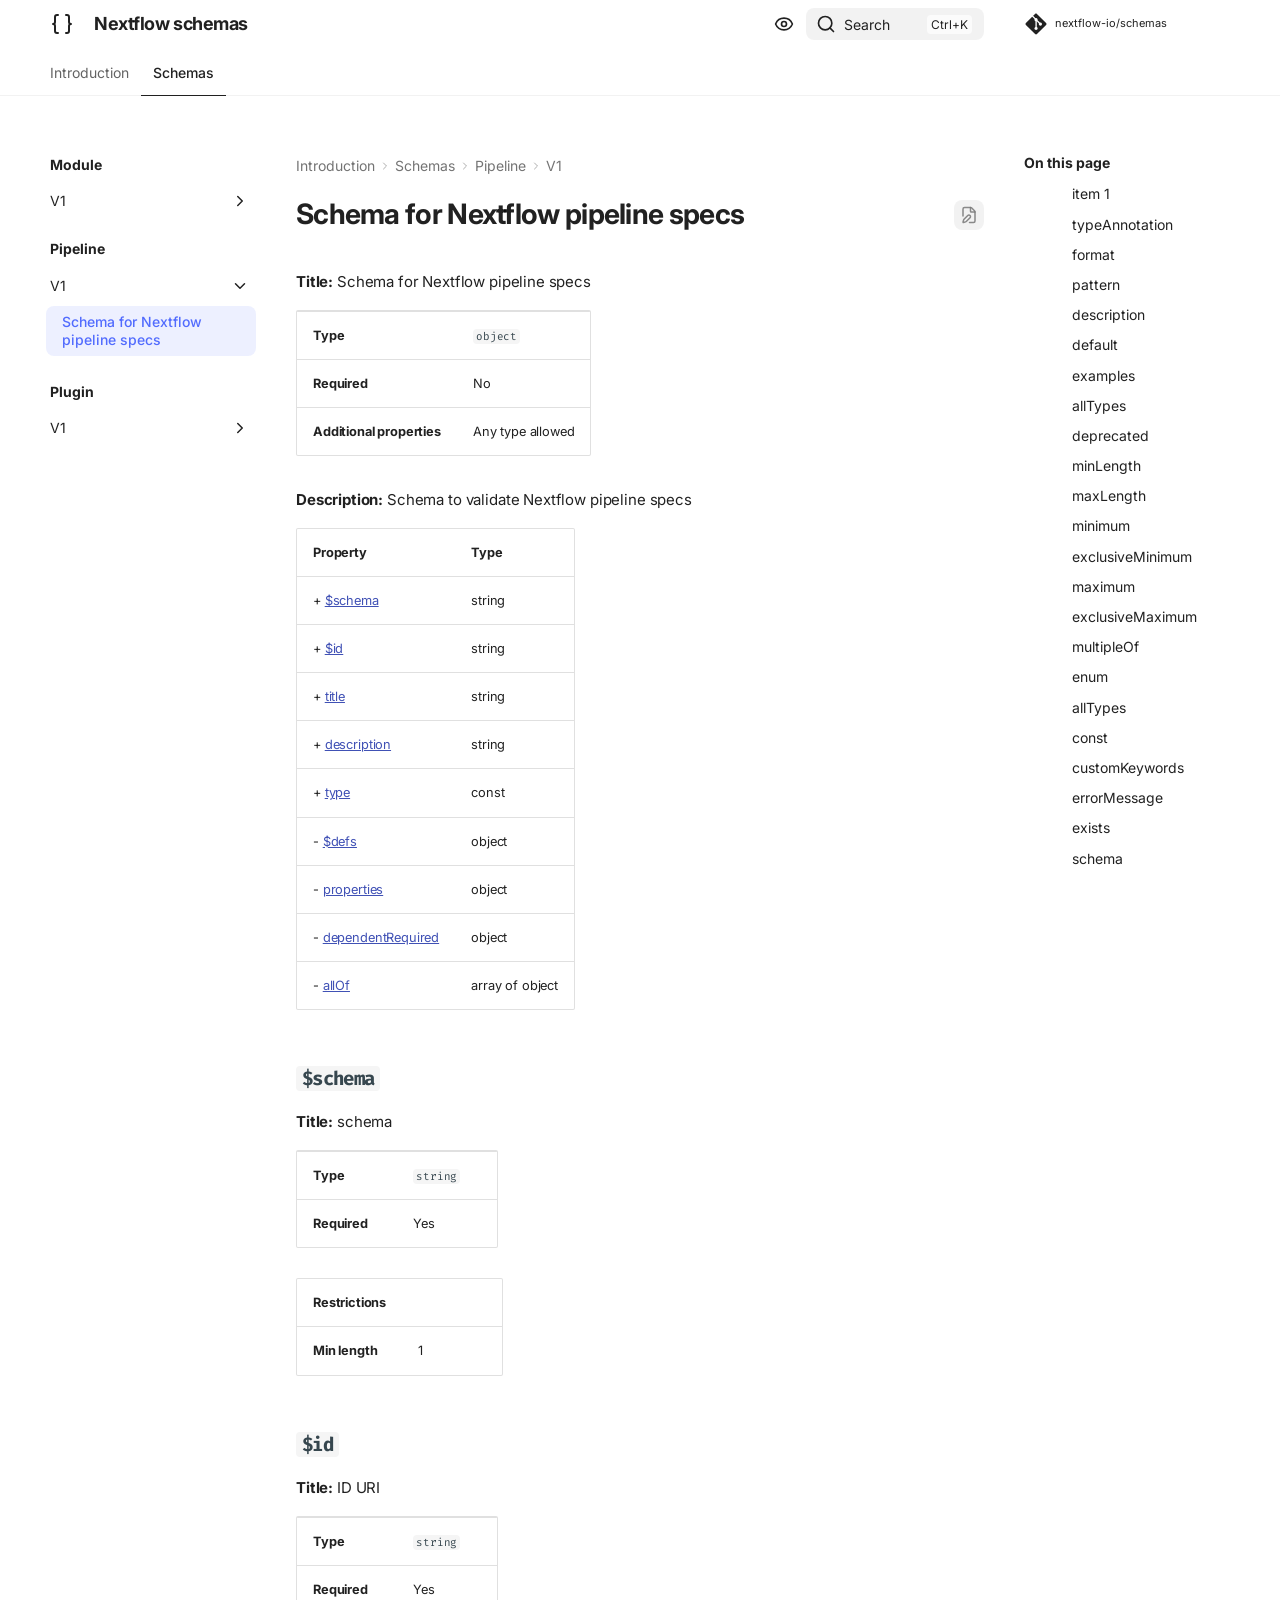
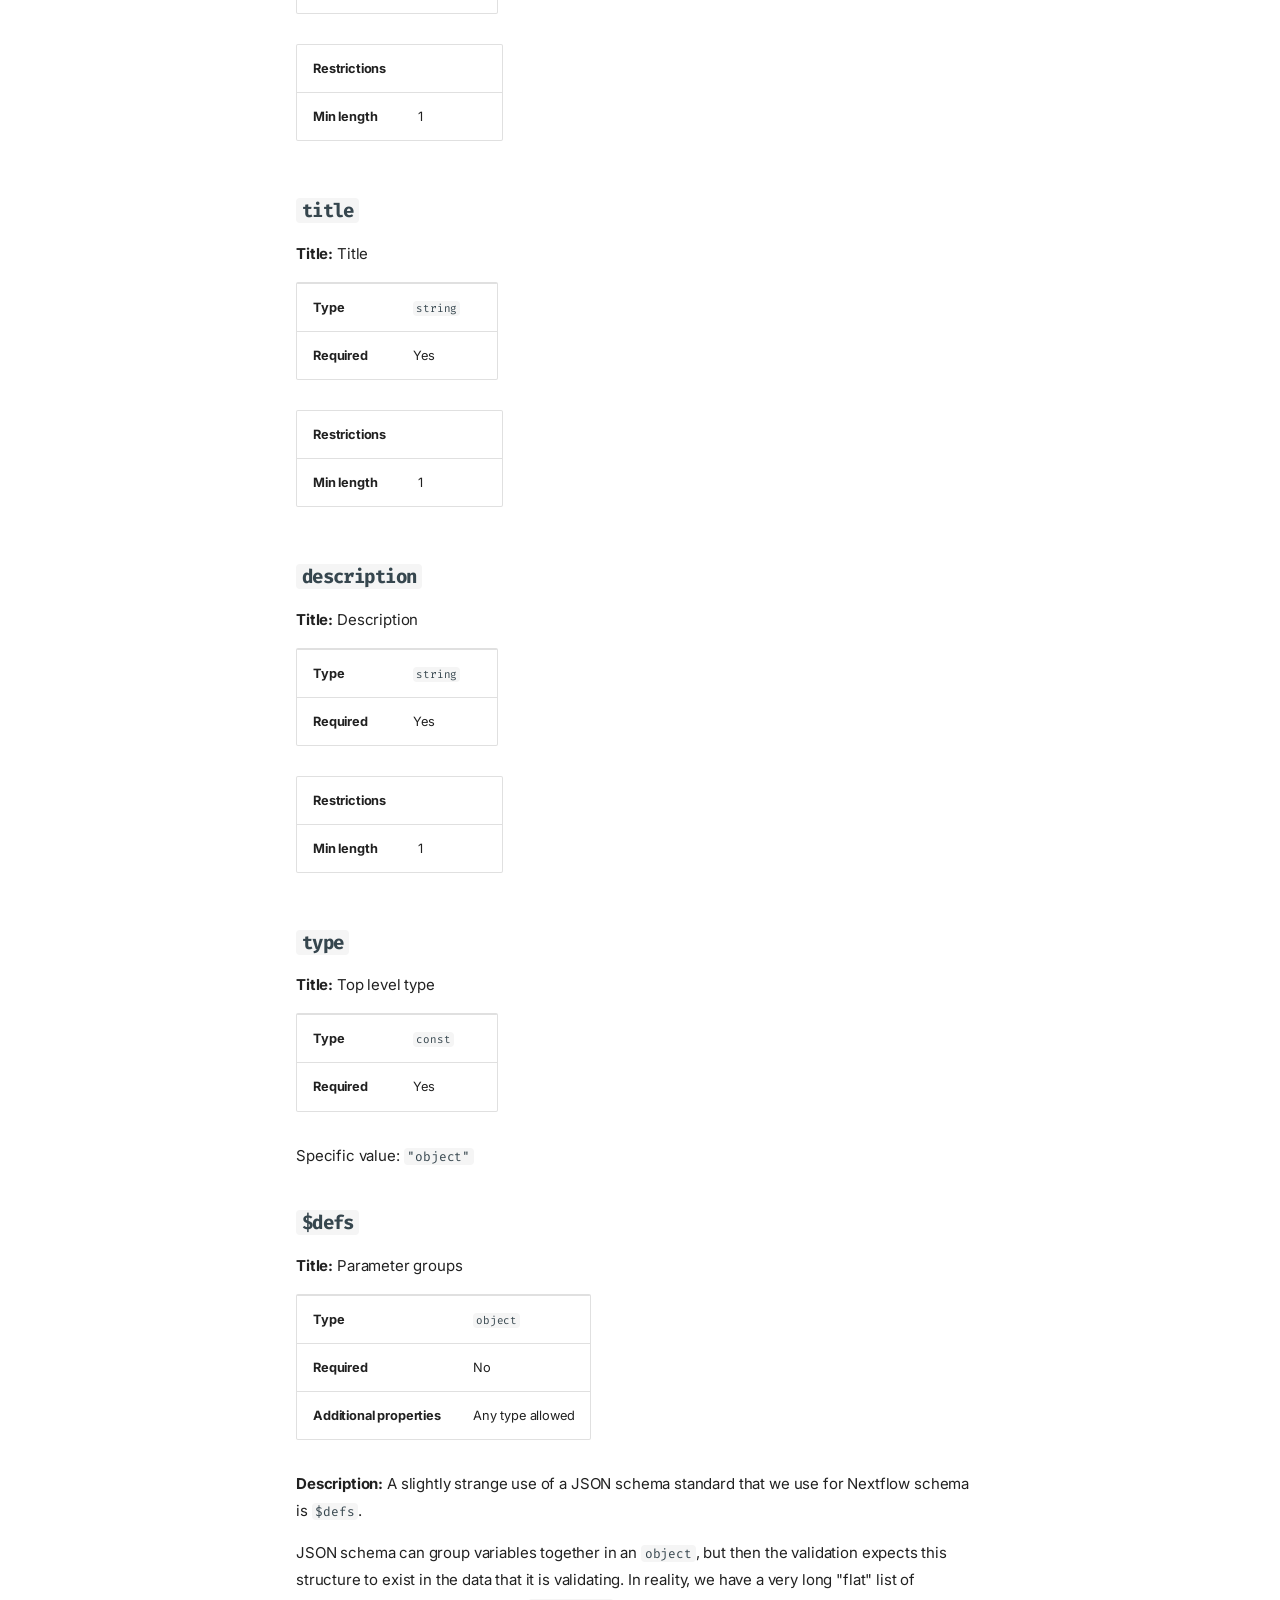
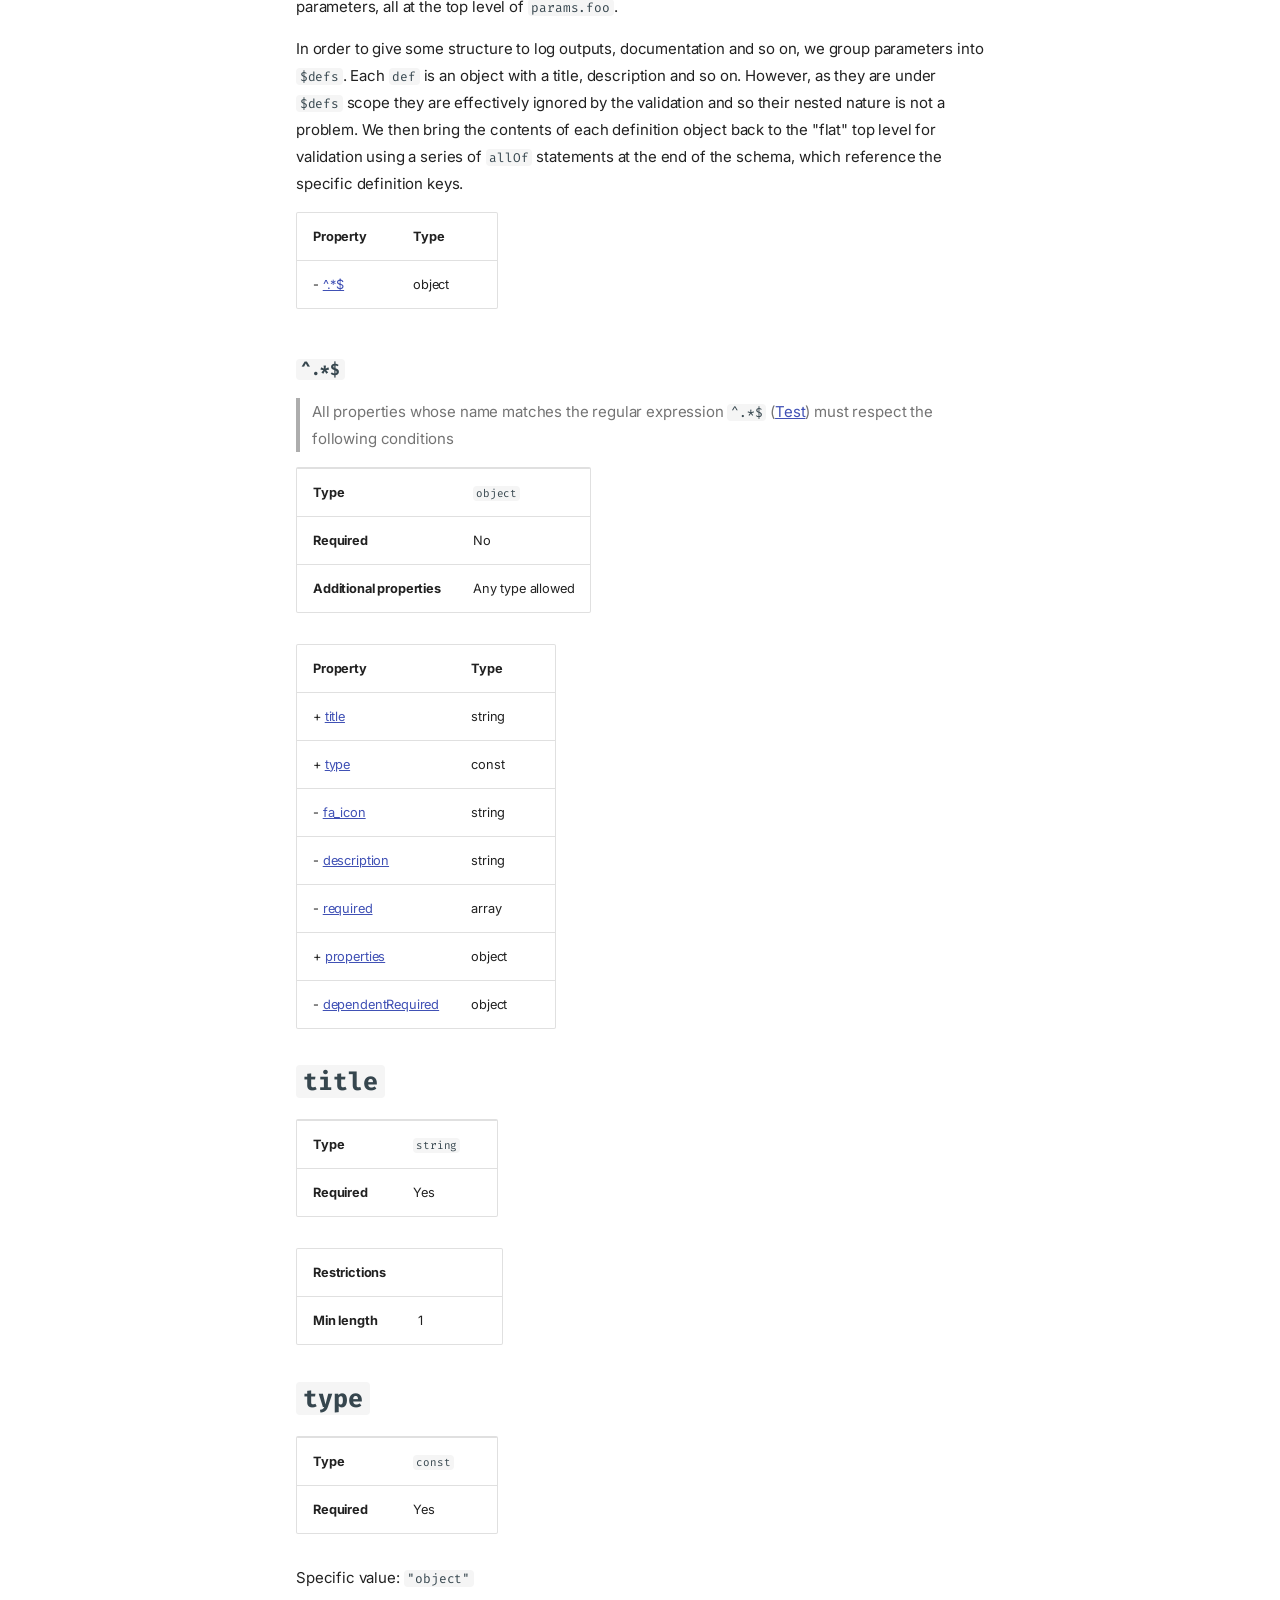
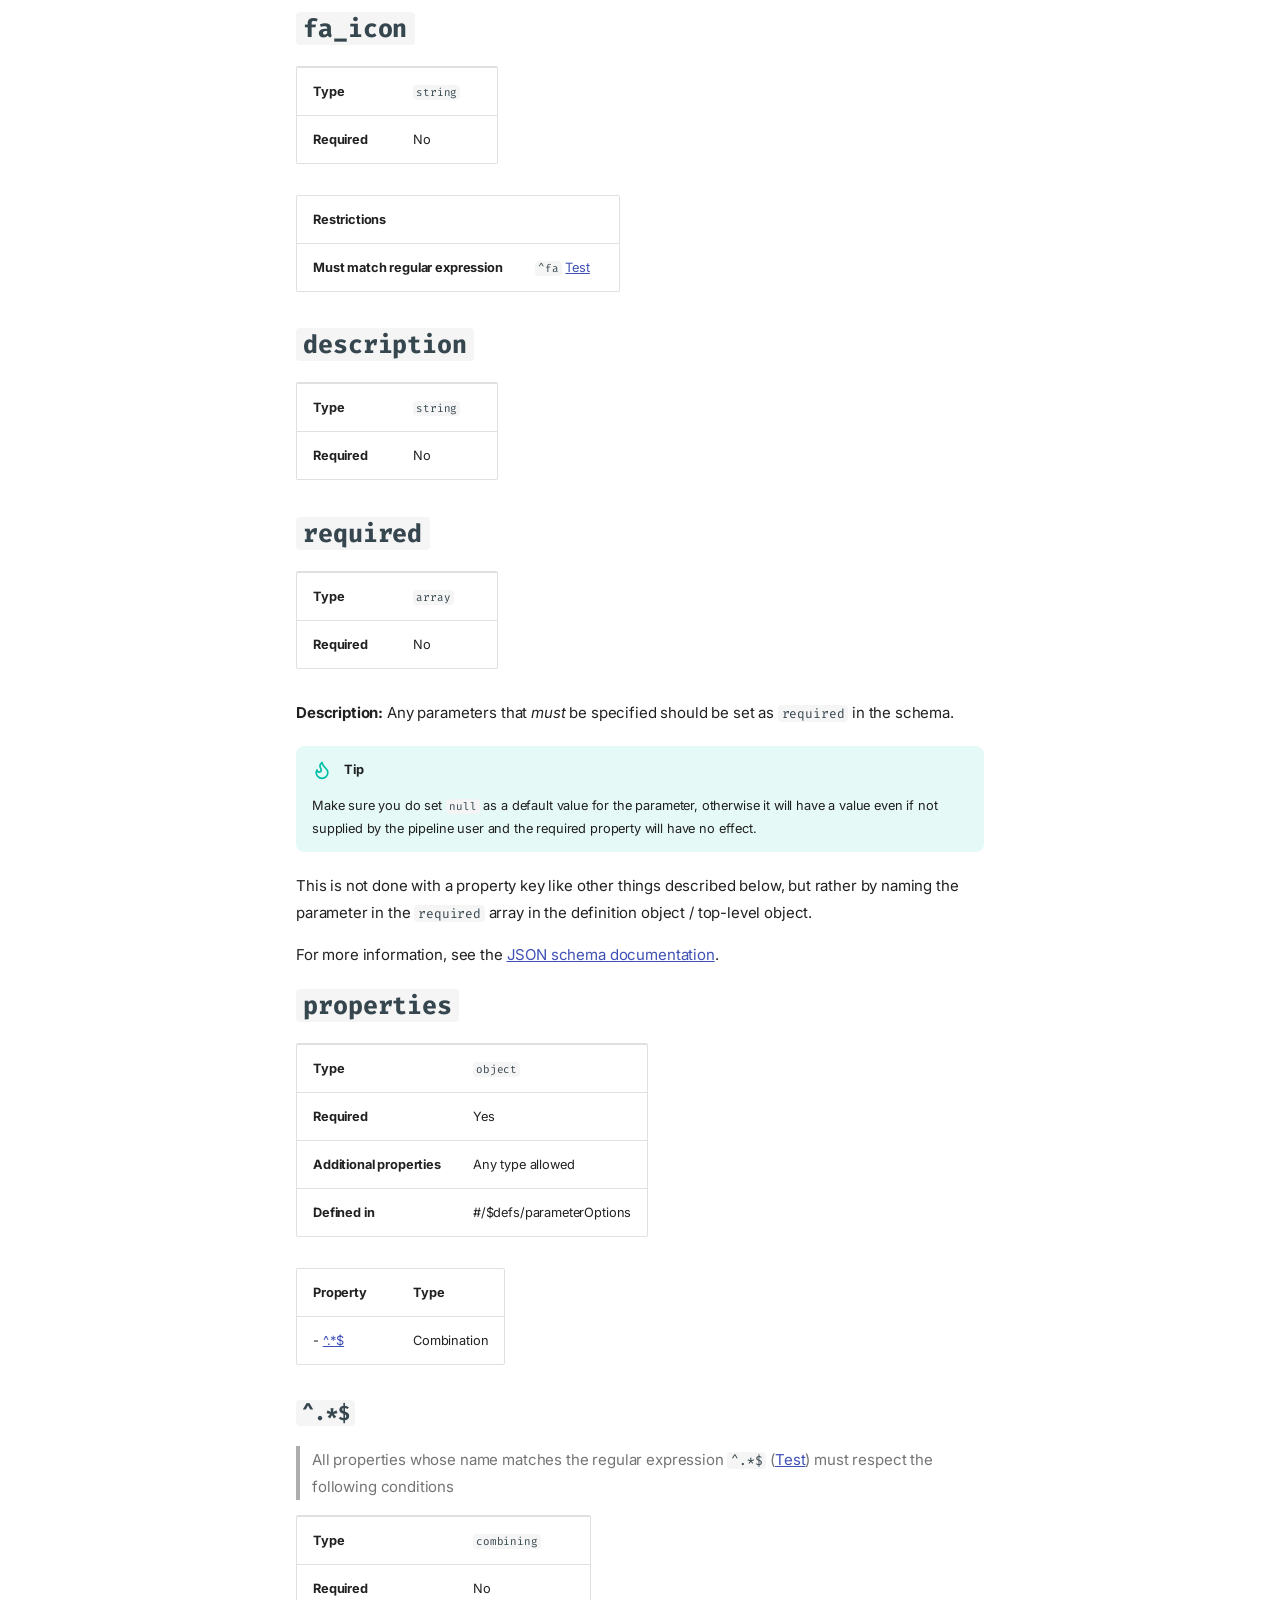
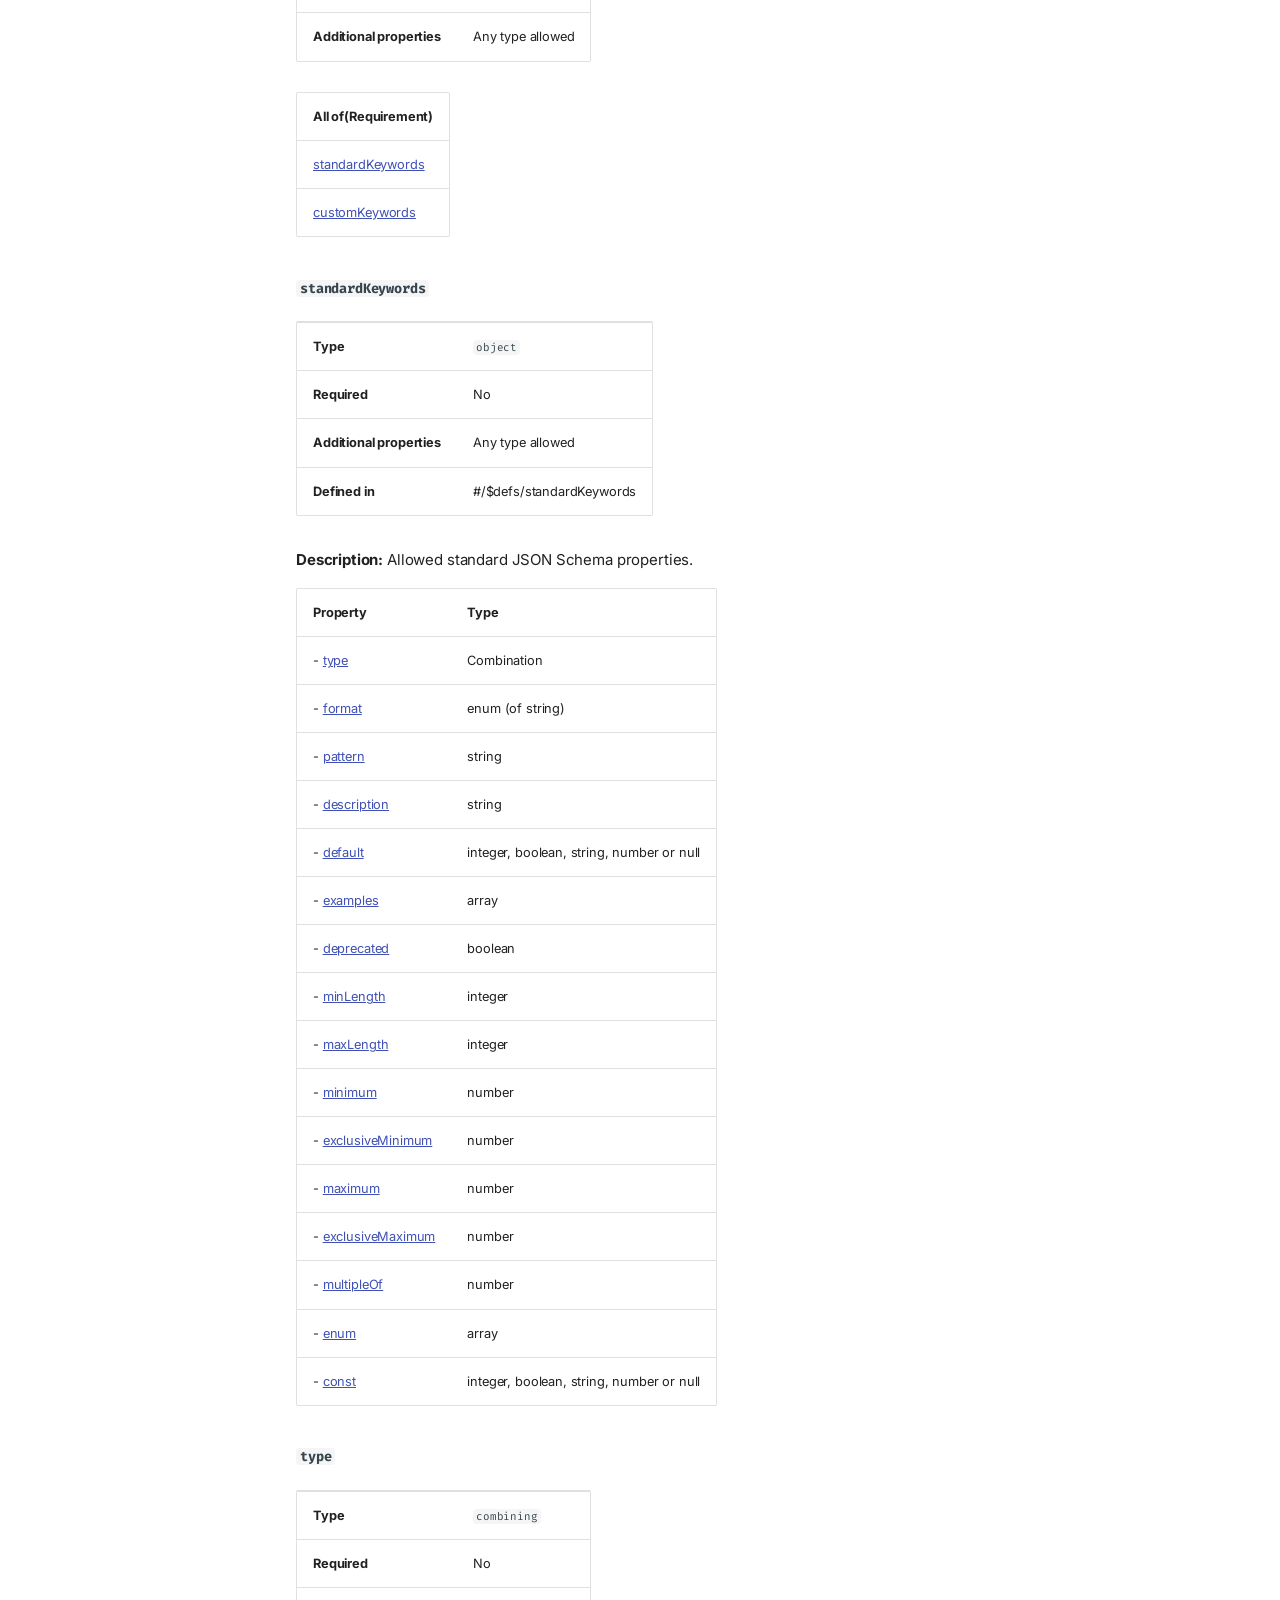
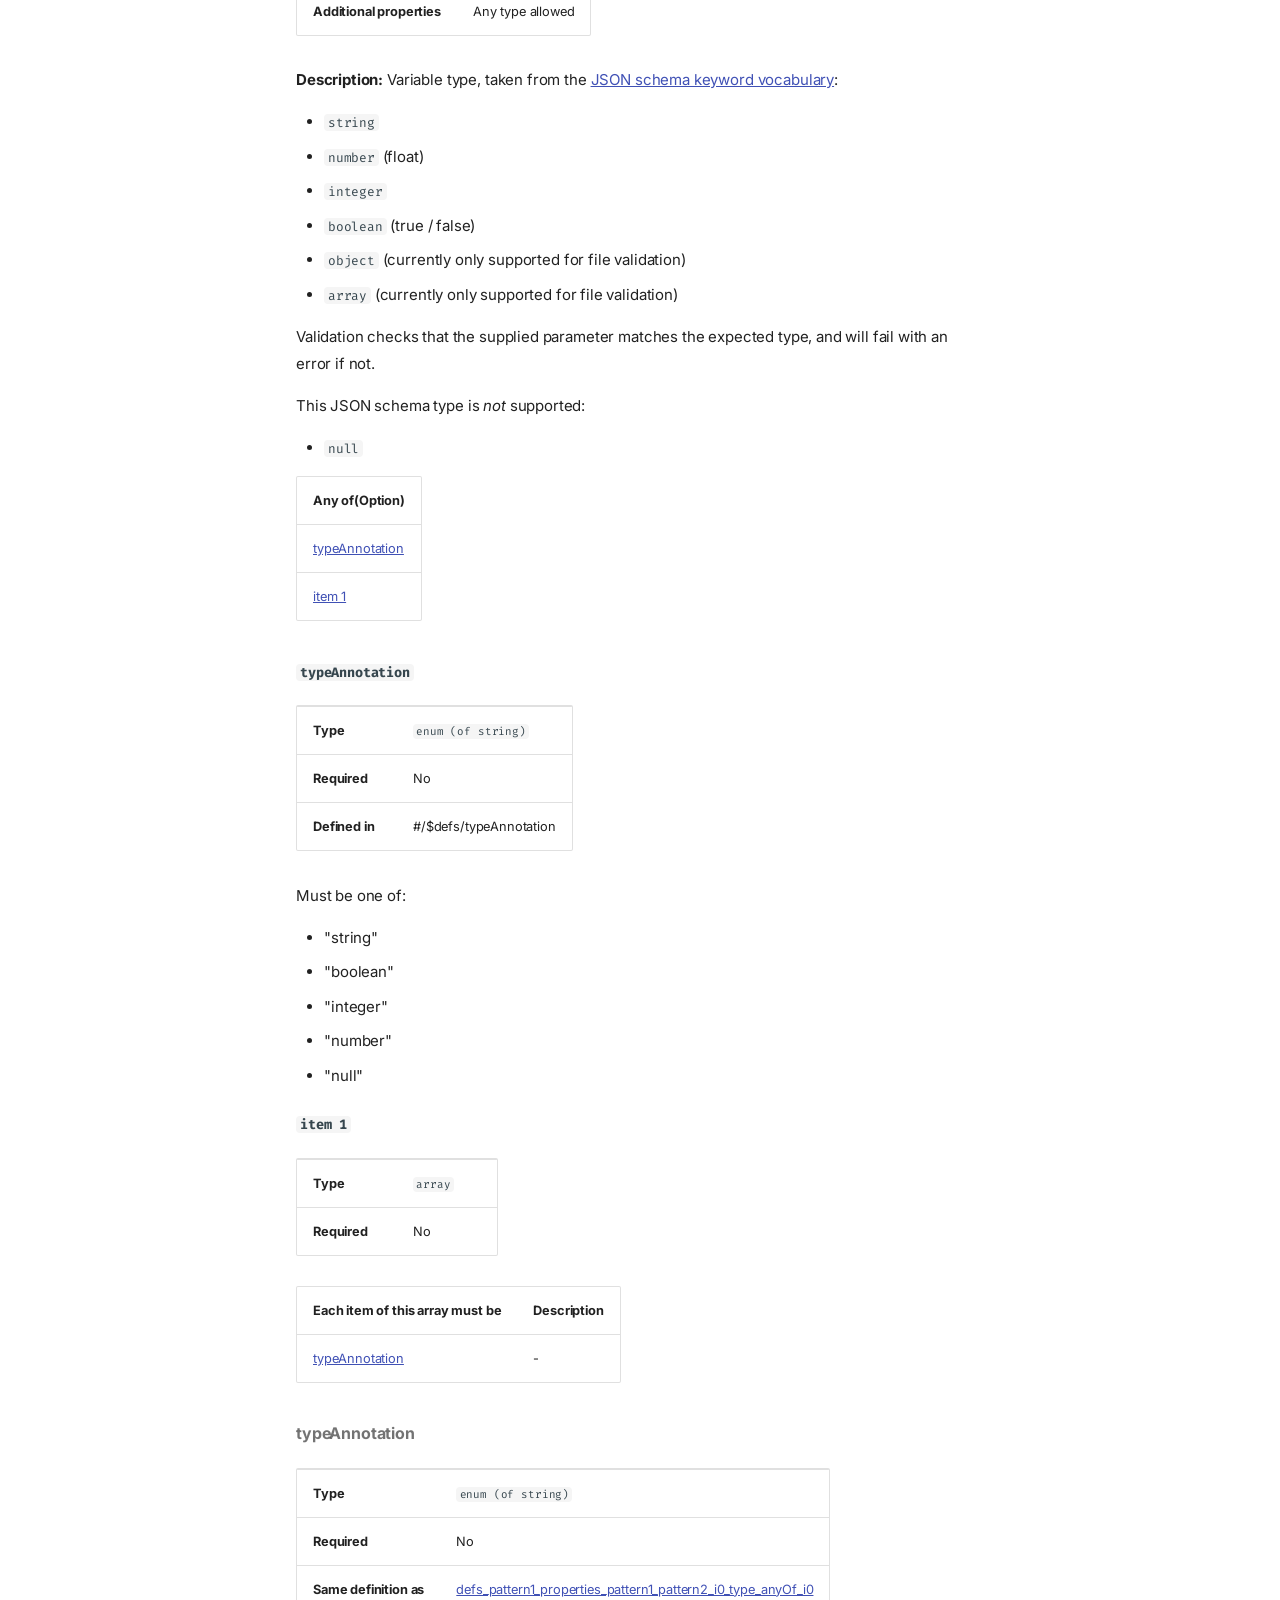
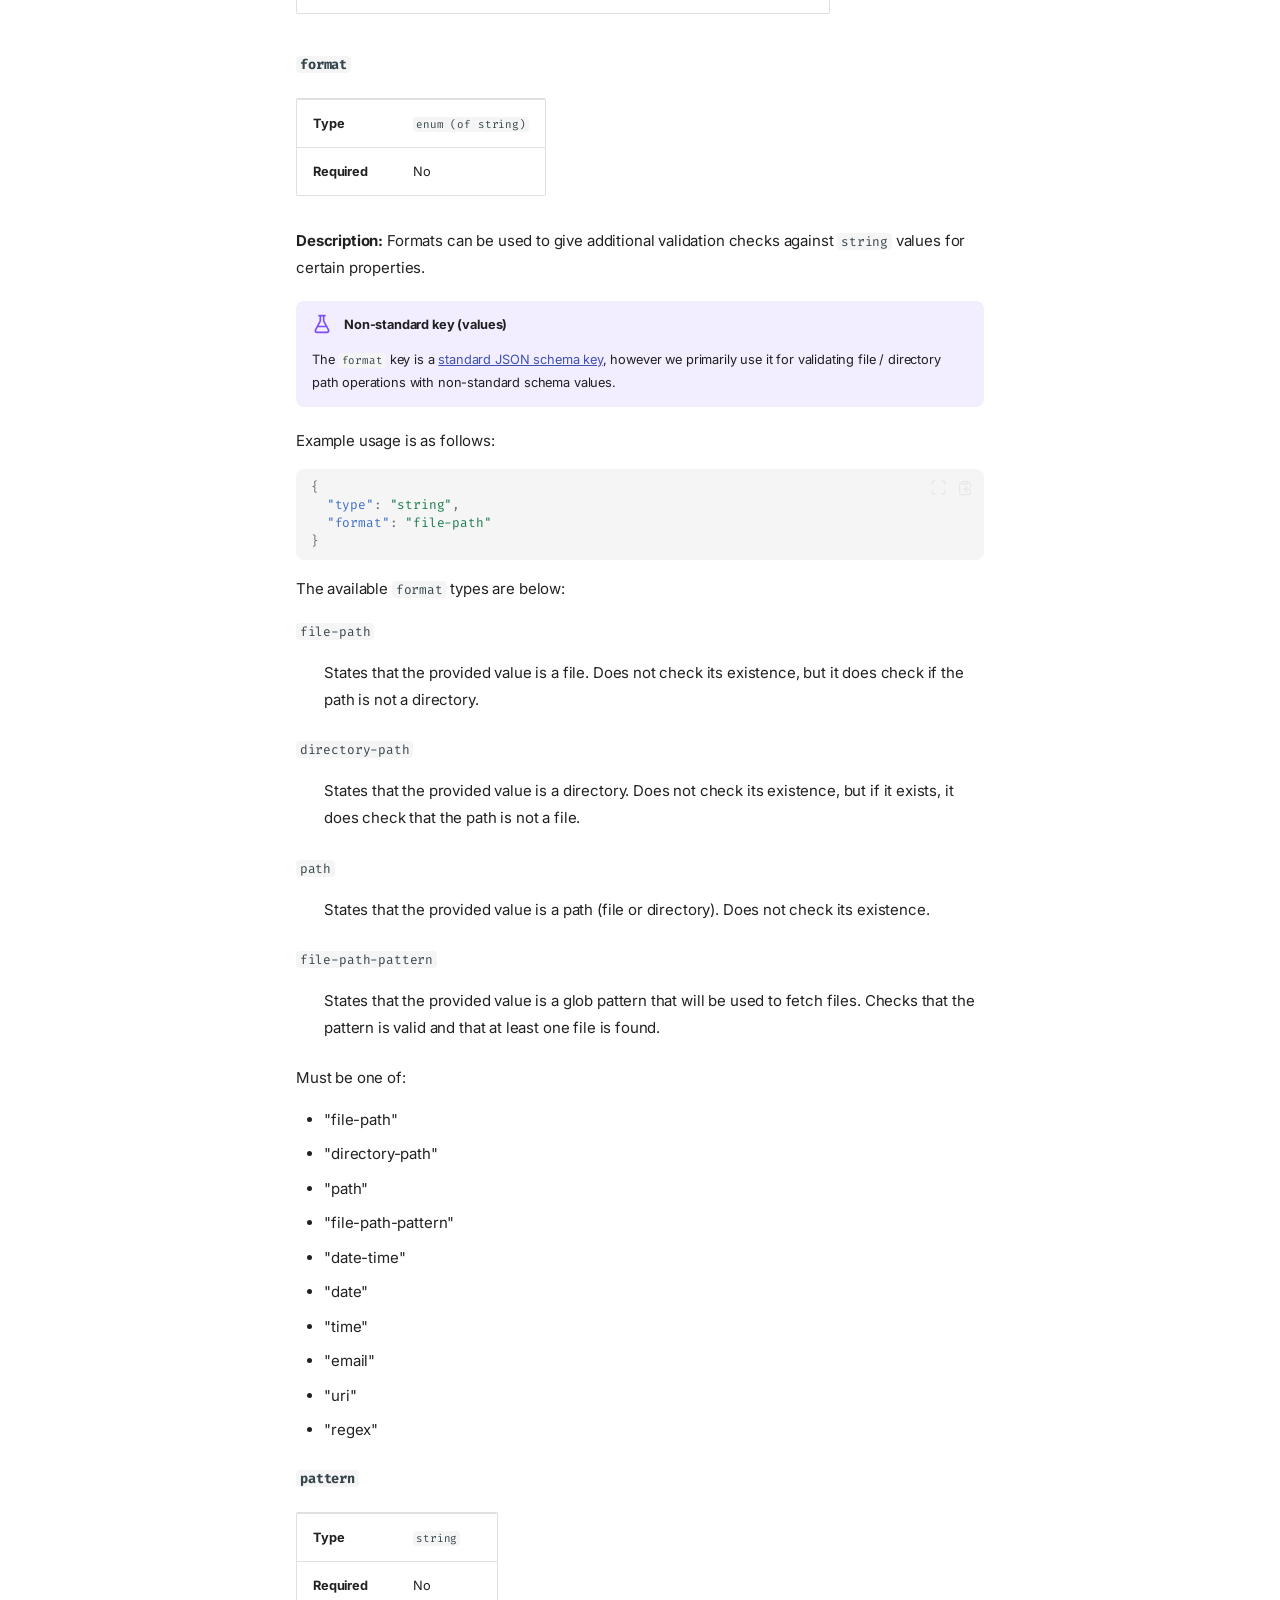
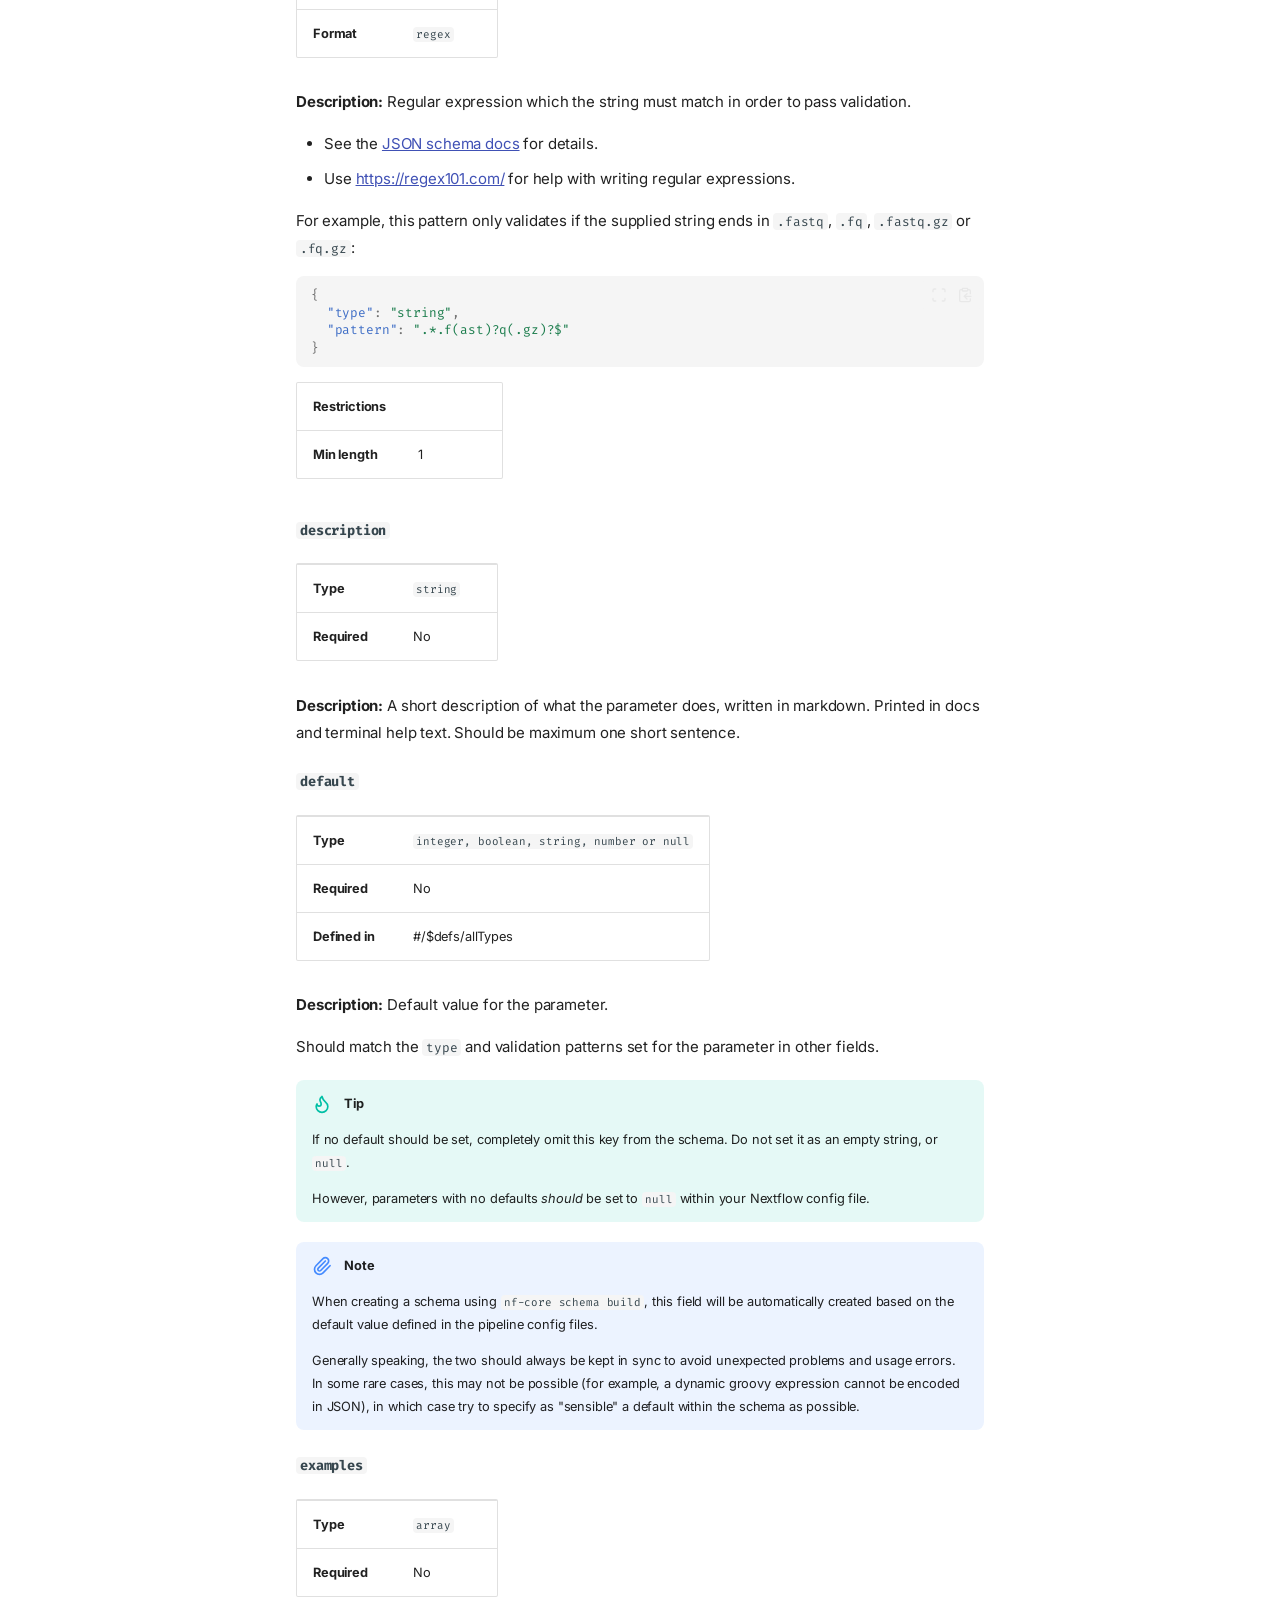
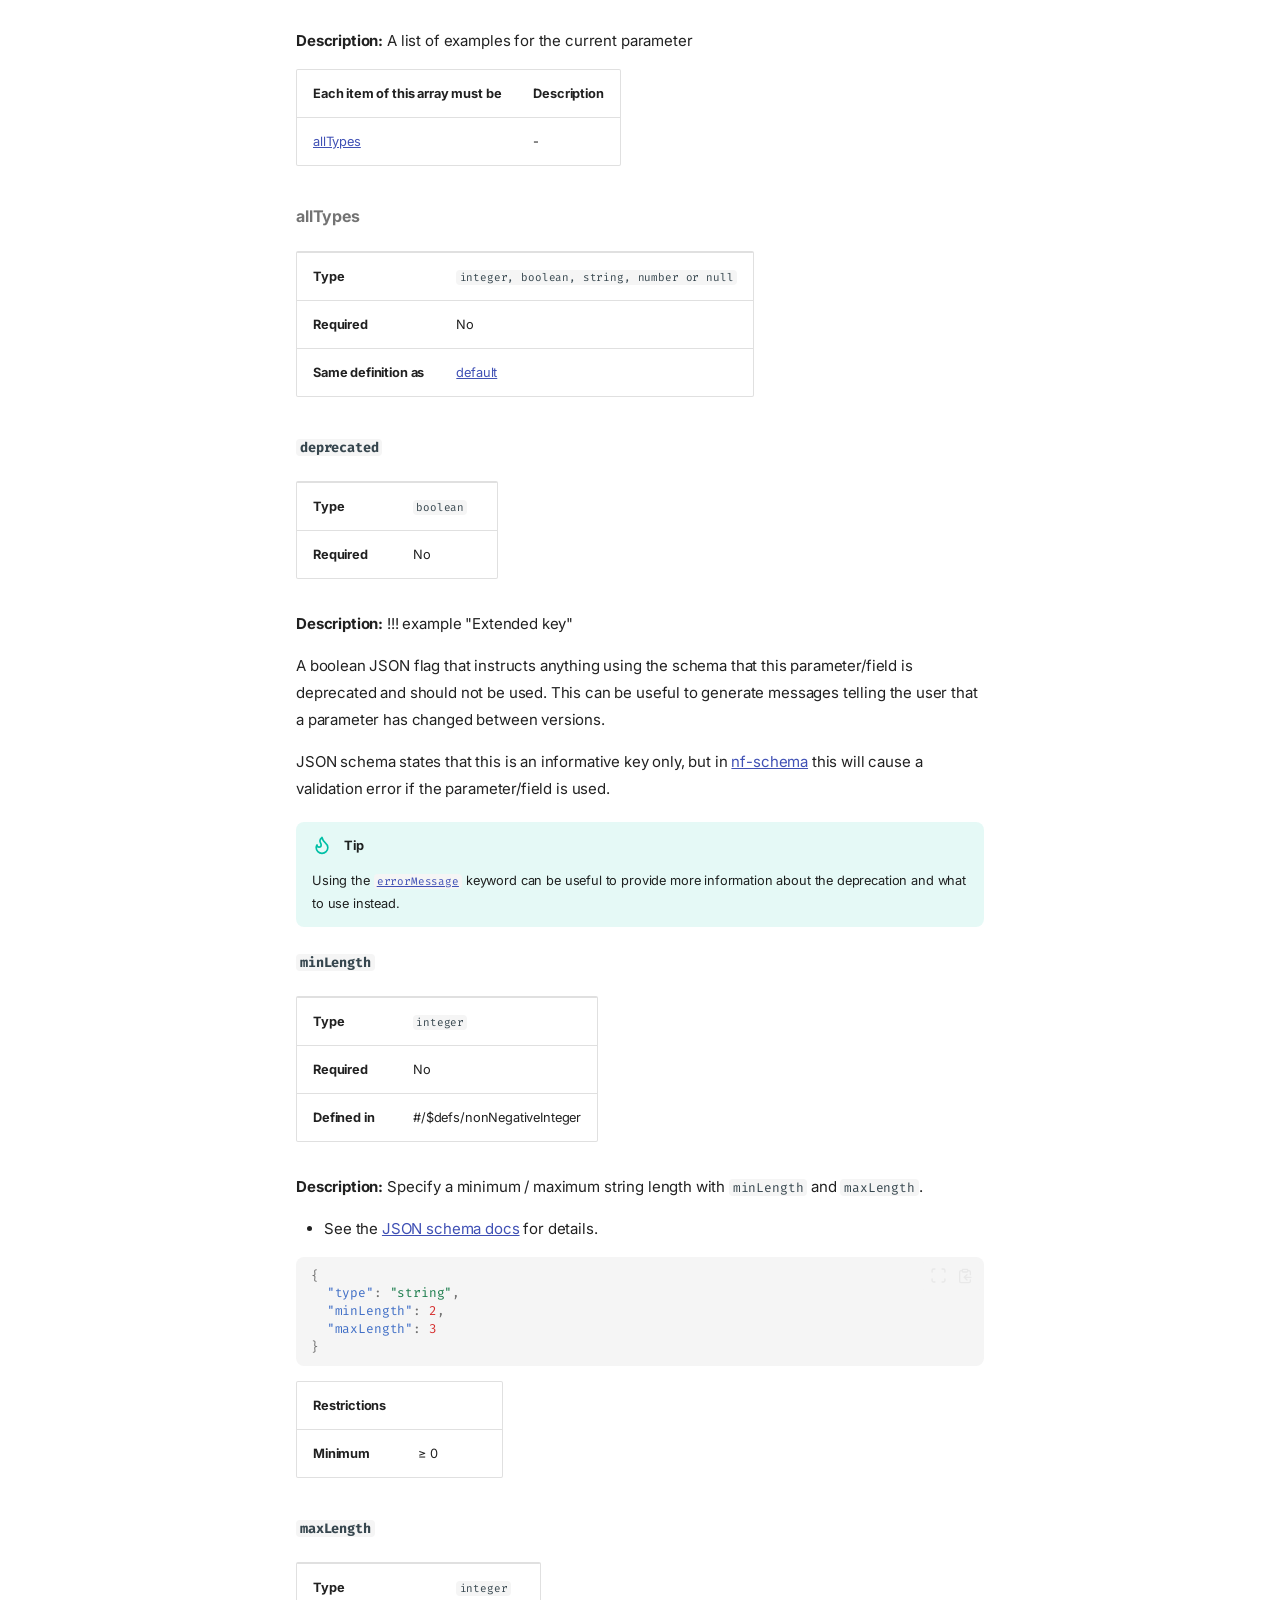
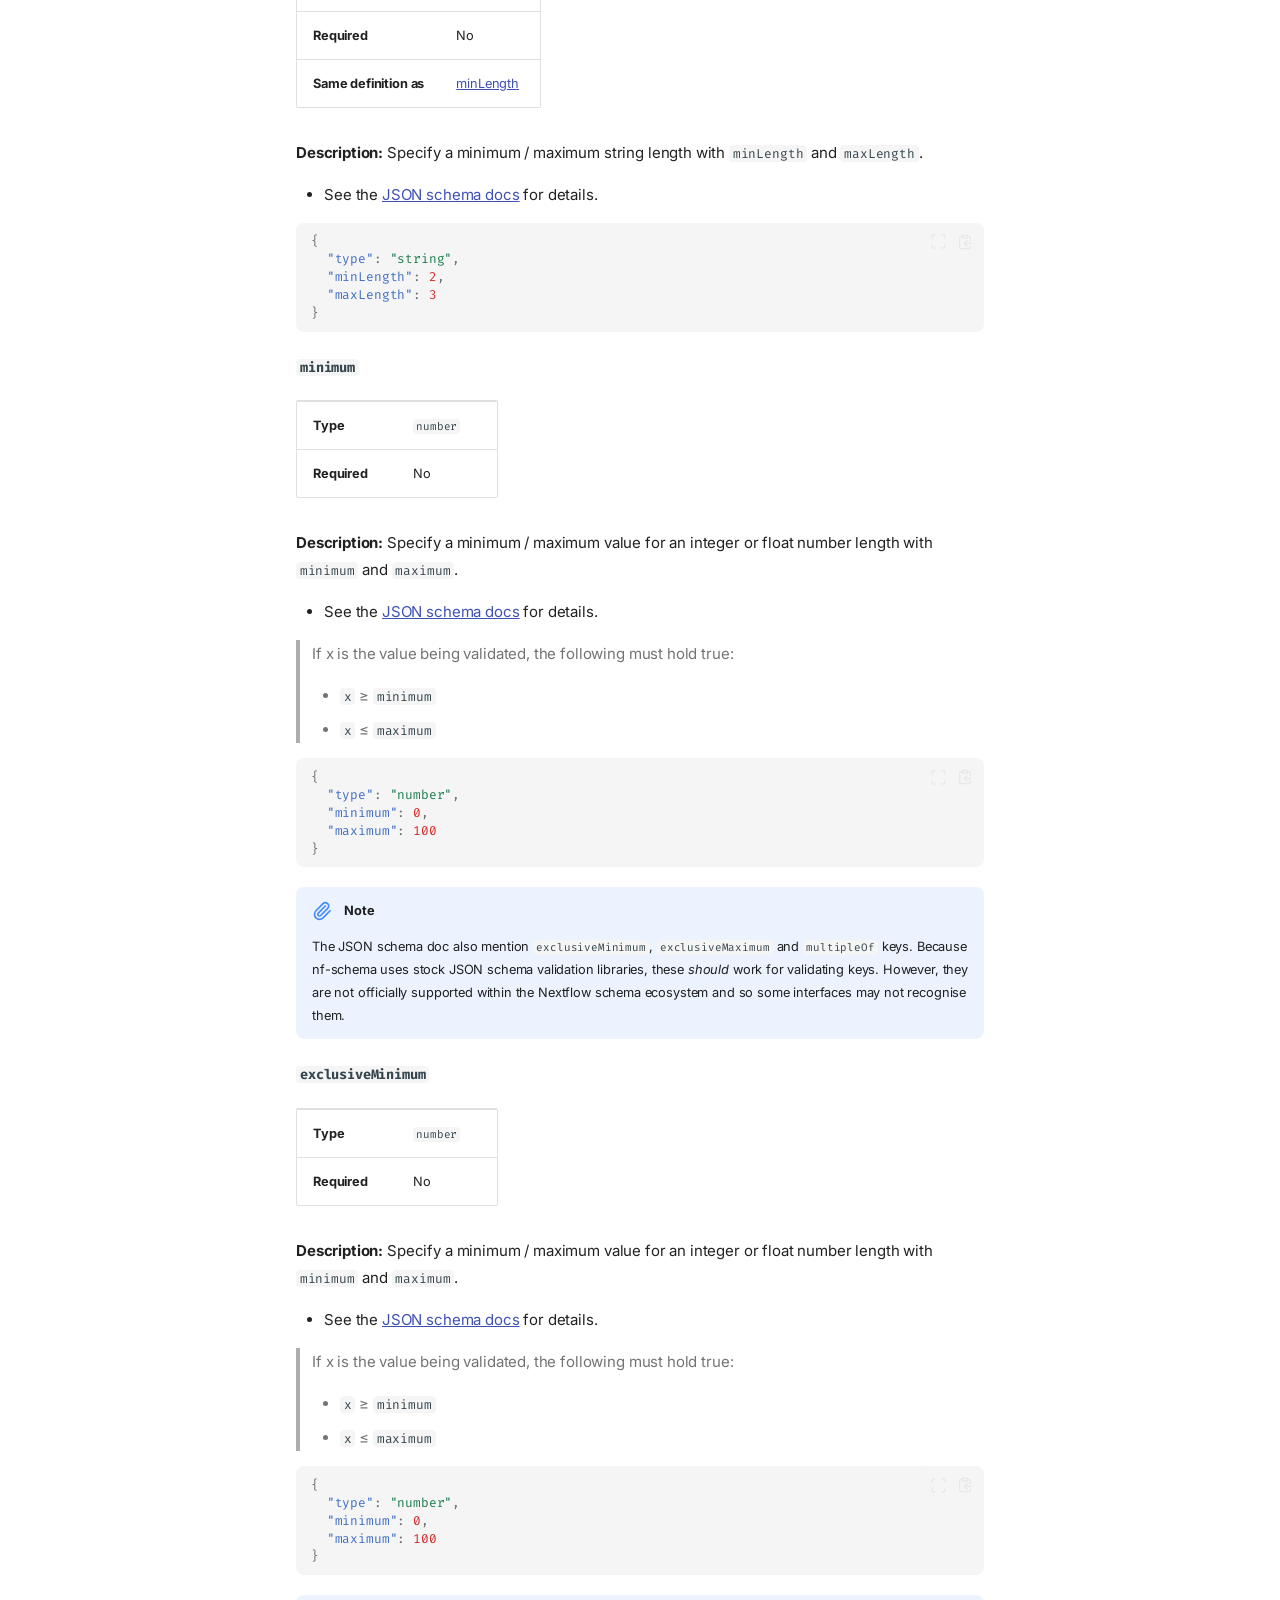
<file: pr-preview/pr-13/schemas/pipeline/v1/schema/index.html>
<!doctype html>
<html lang="en" class="no-js">
  <head>
    
      <meta charset="utf-8">
      <meta name="viewport" content="width=device-width,initial-scale=1">
      
        <meta name="description" content="Specifications of Nextflow schemas">
      
      
        <meta name="author" content="Matthias Hörtenhuber">
      
      
      
        <link rel="prev" href="../../../module/v1/schema/">
      
      
        <link rel="next" href="../../../plugin/v1/schema/">
      
      
        
      
      
      <link rel="icon" href="../../../../assets/images/favicon.png">
      <meta name="generator" content="zensical-0.0.15">
    
    
      
        <title>Schema for Nextflow pipeline specs - Nextflow schemas</title>
      
    
    
      
        
      
      <link rel="stylesheet" href="../../../../assets/stylesheets/modern/main.f1b6466b.min.css">
      
        
          
        
        <link rel="stylesheet" href="../../../../assets/stylesheets/modern/palette.dfe2e883.min.css">
      
      
  
  
    
  
    
  
    
  
    
  
    
  
    
  
    
  
    
  
    
  
    
  
    
  
    
  
  
  <style>:root{}</style>



    
    
      
    
    
      
        
        
        <link rel="preconnect" href="https://fonts.gstatic.com" crossorigin>
        <link rel="stylesheet" href="https://fonts.googleapis.com/css?family=Inter:300,300i,400,400i,500,500i,700,700i%7CFira+Code:400,400i,700,700i&display=fallback">
        <style>:root{--md-text-font:"Inter";--md-code-font:"Fira Code"}</style>
      
    
    
      <link rel="stylesheet" href="../../../../stylesheets/extra.css">
    
    <script>__md_scope=new URL("../../../..",location),__md_hash=e=>[...e].reduce(((e,t)=>(e<<5)-e+t.charCodeAt(0)),0),__md_get=(e,t=localStorage,a=__md_scope)=>JSON.parse(t.getItem(a.pathname+"."+e)),__md_set=(e,t,a=localStorage,_=__md_scope)=>{try{a.setItem(_.pathname+"."+e,JSON.stringify(t))}catch(e){}},document.documentElement.setAttribute("data-platform",navigator.platform)</script>
    
      

    
    
  </head>
  
  
    
    
      
    
    
    
    
    <body dir="ltr" data-md-color-scheme="default" data-md-color-primary="indigo" data-md-color-accent="indigo">
  
    
    <input class="md-toggle" data-md-toggle="drawer" type="checkbox" id="__drawer" autocomplete="off">
    <input class="md-toggle" data-md-toggle="search" type="checkbox" id="__search" autocomplete="off">
    <label class="md-overlay" for="__drawer"></label>
    <div data-md-component="skip">
      
        
        <a href="#schema-for-nextflow-pipeline-specs" class="md-skip">
          Skip to content
        </a>
      
    </div>
    <div data-md-component="announce">
      
    </div>
    
    
      

  

<header class="md-header md-header--shadow md-header--lifted" data-md-component="header">
  <nav class="md-header__inner md-grid" aria-label="Header">
    <a href="../../../.." title="Nextflow schemas" class="md-header__button md-logo" aria-label="Nextflow schemas" data-md-component="logo">
      
  
  <svg xmlns="http://www.w3.org/2000/svg" fill="none" stroke="currentColor" stroke-linecap="round" stroke-linejoin="round" stroke-width="2" class="lucide lucide-braces" viewBox="0 0 24 24"><path d="M8 3H7a2 2 0 0 0-2 2v5a2 2 0 0 1-2 2 2 2 0 0 1 2 2v5c0 1.1.9 2 2 2h1M16 21h1a2 2 0 0 0 2-2v-5c0-1.1.9-2 2-2a2 2 0 0 1-2-2V5a2 2 0 0 0-2-2h-1"/></svg>

    </a>
    <label class="md-header__button md-icon" for="__drawer">
      
      <svg xmlns="http://www.w3.org/2000/svg" fill="none" stroke="currentColor" stroke-linecap="round" stroke-linejoin="round" stroke-width="2" class="lucide lucide-menu" viewBox="0 0 24 24"><path d="M4 5h16M4 12h16M4 19h16"/></svg>
    </label>
    <div class="md-header__title" data-md-component="header-title">
      <div class="md-header__ellipsis">
        <div class="md-header__topic">
          <span class="md-ellipsis">
            Nextflow schemas
          </span>
        </div>
        <div class="md-header__topic" data-md-component="header-topic">
          <span class="md-ellipsis">
            
              Schema for Nextflow pipeline specs
            
          </span>
        </div>
      </div>
    </div>
    
      
        <form class="md-header__option" data-md-component="palette">
  
    
    
    
    <input class="md-option" data-md-color-media="(prefers-color-scheme)" data-md-color-scheme="default" data-md-color-primary="indigo" data-md-color-accent="indigo"  aria-label="Switch to light mode"  type="radio" name="__palette" id="__palette_0">
    
      <label class="md-header__button md-icon" title="Switch to light mode" for="__palette_1" hidden>
        <svg xmlns="http://www.w3.org/2000/svg" fill="none" stroke="currentColor" stroke-linecap="round" stroke-linejoin="round" stroke-width="2" class="lucide lucide-eye" viewBox="0 0 24 24"><path d="M2.062 12.348a1 1 0 0 1 0-.696 10.75 10.75 0 0 1 19.876 0 1 1 0 0 1 0 .696 10.75 10.75 0 0 1-19.876 0"/><circle cx="12" cy="12" r="3"/></svg>
      </label>
    
  
    
    
    
    <input class="md-option" data-md-color-media="(prefers-color-scheme: light)" data-md-color-scheme="default" data-md-color-primary="indigo" data-md-color-accent="indigo"  aria-label="Switch to dark mode"  type="radio" name="__palette" id="__palette_1">
    
      <label class="md-header__button md-icon" title="Switch to dark mode" for="__palette_2" hidden>
        <svg xmlns="http://www.w3.org/2000/svg" fill="none" stroke="currentColor" stroke-linecap="round" stroke-linejoin="round" stroke-width="2" class="lucide lucide-sun" viewBox="0 0 24 24"><circle cx="12" cy="12" r="4"/><path d="M12 2v2M12 20v2M4.93 4.93l1.41 1.41M17.66 17.66l1.41 1.41M2 12h2M20 12h2M6.34 17.66l-1.41 1.41M19.07 4.93l-1.41 1.41"/></svg>
      </label>
    
  
    
    
    
    <input class="md-option" data-md-color-media="(prefers-color-scheme: dark)" data-md-color-scheme="slate" data-md-color-primary="indigo" data-md-color-accent="indigo"  aria-label="Switch to system preference"  type="radio" name="__palette" id="__palette_2">
    
      <label class="md-header__button md-icon" title="Switch to system preference" for="__palette_0" hidden>
        <svg xmlns="http://www.w3.org/2000/svg" fill="none" stroke="currentColor" stroke-linecap="round" stroke-linejoin="round" stroke-width="2" class="lucide lucide-moon" viewBox="0 0 24 24"><path d="M20.985 12.486a9 9 0 1 1-9.473-9.472c.405-.022.617.46.402.803a6 6 0 0 0 8.268 8.268c.344-.215.825-.004.803.401"/></svg>
      </label>
    
  
</form>
      
    
    
      <script>var palette=__md_get("__palette");if(palette&&palette.color){if("(prefers-color-scheme)"===palette.color.media){var media=matchMedia("(prefers-color-scheme: light)"),input=document.querySelector(media.matches?"[data-md-color-media='(prefers-color-scheme: light)']":"[data-md-color-media='(prefers-color-scheme: dark)']");palette.color.media=input.getAttribute("data-md-color-media"),palette.color.scheme=input.getAttribute("data-md-color-scheme"),palette.color.primary=input.getAttribute("data-md-color-primary"),palette.color.accent=input.getAttribute("data-md-color-accent")}for(var[key,value]of Object.entries(palette.color))document.body.setAttribute("data-md-color-"+key,value)}</script>
    
    
    
      
      
        <label class="md-header__button md-icon" for="__search">
          
          <svg xmlns="http://www.w3.org/2000/svg" fill="none" stroke="currentColor" stroke-linecap="round" stroke-linejoin="round" stroke-width="2" class="lucide lucide-search" viewBox="0 0 24 24"><path d="m21 21-4.34-4.34"/><circle cx="11" cy="11" r="8"/></svg>
        </label>
        <div class="md-search" data-md-component="search" role="dialog" aria-label="Search">
  <button type="button" class="md-search__button">
    Search
  </button>
</div>
      
    
    <div class="md-header__source">
      
        <a href="https://github.com/nextflow-io/schemas" title="Go to repository" class="md-source" data-md-component="source">
  <div class="md-source__icon md-icon">
    
    <svg xmlns="http://www.w3.org/2000/svg" viewBox="0 0 448 512"><!--! Font Awesome Free 7.1.0 by @fontawesome - https://fontawesome.com License - https://fontawesome.com/license/free (Icons: CC BY 4.0, Fonts: SIL OFL 1.1, Code: MIT License) Copyright 2025 Fonticons, Inc.--><path fill="currentColor" d="M439.6 236.1 244 40.5c-5.4-5.5-12.8-8.5-20.4-8.5s-15 3-20.4 8.4L162.5 81l51.5 51.5c27.1-9.1 52.7 16.8 43.4 43.7l49.7 49.7c34.2-11.8 61.2 31 35.5 56.7-26.5 26.5-70.2-2.9-56-37.3L240.3 199v121.9c25.3 12.5 22.3 41.8 9.1 55-6.4 6.4-15.2 10.1-24.3 10.1s-17.8-3.6-24.3-10.1c-17.6-17.6-11.1-46.9 11.2-56v-123c-20.8-8.5-24.6-30.7-18.6-45L142.6 101 8.5 235.1C3 240.6 0 247.9 0 255.5s3 15 8.5 20.4l195.6 195.7c5.4 5.4 12.7 8.4 20.4 8.4s15-3 20.4-8.4l194.7-194.7c5.4-5.4 8.4-12.8 8.4-20.4s-3-15-8.4-20.4"/></svg>
  </div>
  <div class="md-source__repository">
    nextflow-io/schemas
  </div>
</a>
      
    </div>
  </nav>
  
    
      
<nav class="md-tabs" aria-label="Tabs" data-md-component="tabs">
  <div class="md-grid">
    <ul class="md-tabs__list">
      
        
  
  
  
  
    <li class="md-tabs__item">
      <a href="../../../.." class="md-tabs__link">
        
  
  Introduction

      </a>
    </li>
  

      
        
  
  
  
    
  
  
    
    
      
  
  
  
    
  
  
    
    
      
  
  
  
    
  
  
    
    
      <li class="md-tabs__item md-tabs__item--active">
        <a href="../../../module/v1/schema/" class="md-tabs__link">
          
  
  Schemas

        </a>
      </li>
    
  

    
  

    
  

      
    </ul>
  </div>
</nav>
    
  
</header>
    
    <div class="md-container" data-md-component="container">
      
      
        
      
      <main class="md-main" data-md-component="main">
        <div class="md-main__inner md-grid">
          
            
              
              <div class="md-sidebar md-sidebar--primary" data-md-component="sidebar" data-md-type="navigation" >
                <div class="md-sidebar__scrollwrap">
                  <div class="md-sidebar__inner">
                    


  


<nav class="md-nav md-nav--primary md-nav--lifted" aria-label="Navigation" data-md-level="0">
  <label class="md-nav__title" for="__drawer">
    <a href="../../../.." title="Nextflow schemas" class="md-nav__button md-logo" aria-label="Nextflow schemas" data-md-component="logo">
      
  
  <svg xmlns="http://www.w3.org/2000/svg" fill="none" stroke="currentColor" stroke-linecap="round" stroke-linejoin="round" stroke-width="2" class="lucide lucide-braces" viewBox="0 0 24 24"><path d="M8 3H7a2 2 0 0 0-2 2v5a2 2 0 0 1-2 2 2 2 0 0 1 2 2v5c0 1.1.9 2 2 2h1M16 21h1a2 2 0 0 0 2-2v-5c0-1.1.9-2 2-2a2 2 0 0 1-2-2V5a2 2 0 0 0-2-2h-1"/></svg>

    </a>
    Nextflow schemas
  </label>
  
    <div class="md-nav__source">
      <a href="https://github.com/nextflow-io/schemas" title="Go to repository" class="md-source" data-md-component="source">
  <div class="md-source__icon md-icon">
    
    <svg xmlns="http://www.w3.org/2000/svg" viewBox="0 0 448 512"><!--! Font Awesome Free 7.1.0 by @fontawesome - https://fontawesome.com License - https://fontawesome.com/license/free (Icons: CC BY 4.0, Fonts: SIL OFL 1.1, Code: MIT License) Copyright 2025 Fonticons, Inc.--><path fill="currentColor" d="M439.6 236.1 244 40.5c-5.4-5.5-12.8-8.5-20.4-8.5s-15 3-20.4 8.4L162.5 81l51.5 51.5c27.1-9.1 52.7 16.8 43.4 43.7l49.7 49.7c34.2-11.8 61.2 31 35.5 56.7-26.5 26.5-70.2-2.9-56-37.3L240.3 199v121.9c25.3 12.5 22.3 41.8 9.1 55-6.4 6.4-15.2 10.1-24.3 10.1s-17.8-3.6-24.3-10.1c-17.6-17.6-11.1-46.9 11.2-56v-123c-20.8-8.5-24.6-30.7-18.6-45L142.6 101 8.5 235.1C3 240.6 0 247.9 0 255.5s3 15 8.5 20.4l195.6 195.7c5.4 5.4 12.7 8.4 20.4 8.4s15-3 20.4-8.4l194.7-194.7c5.4-5.4 8.4-12.8 8.4-20.4s-3-15-8.4-20.4"/></svg>
  </div>
  <div class="md-source__repository">
    nextflow-io/schemas
  </div>
</a>
    </div>
  
  <ul class="md-nav__list" data-md-scrollfix>
    
      
      
  
  
  
  
    <li class="md-nav__item">
      <a href="../../../.." class="md-nav__link">
        
  
  
  <span class="md-ellipsis">
    
  
    Introduction
  

    
  </span>
  
  

      </a>
    </li>
  

    
      
      
  
  
    
  
  
  
    
    
      
        
      
        
      
        
      
    
    
    
      
        
        
      
      
        
      
    
    
    <li class="md-nav__item md-nav__item--active md-nav__item--section md-nav__item--nested">
      
        
        
        <input class="md-nav__toggle md-toggle " type="checkbox" id="__nav_2" checked>
        
          
          <label class="md-nav__link" for="__nav_2" id="__nav_2_label" tabindex="">
            
  
  
  <span class="md-ellipsis">
    
  
    Schemas
  

    
  </span>
  
  

            <span class="md-nav__icon md-icon"></span>
          </label>
        
        <nav class="md-nav" data-md-level="1" aria-labelledby="__nav_2_label" aria-expanded="true">
          <label class="md-nav__title" for="__nav_2">
            <span class="md-nav__icon md-icon"></span>
            
  
    Schemas
  

          </label>
          <ul class="md-nav__list" data-md-scrollfix>
            
              
                
  
  
  
  
    
    
      
        
      
    
    
    
      
      
        
          
          
        
      
    
    
    <li class="md-nav__item md-nav__item--section md-nav__item--nested">
      
        
        
        <input class="md-nav__toggle md-toggle " type="checkbox" id="__nav_2_1" >
        
          
          <label class="md-nav__link" for="__nav_2_1" id="__nav_2_1_label" tabindex="">
            
  
  
  <span class="md-ellipsis">
    
  
    Module
  

    
  </span>
  
  

            <span class="md-nav__icon md-icon"></span>
          </label>
        
        <nav class="md-nav" data-md-level="2" aria-labelledby="__nav_2_1_label" aria-expanded="false">
          <label class="md-nav__title" for="__nav_2_1">
            <span class="md-nav__icon md-icon"></span>
            
  
    Module
  

          </label>
          <ul class="md-nav__list" data-md-scrollfix>
            
              
                
  
  
  
  
    
    
      
        
      
    
    
    
      
      
        
      
    
    
    <li class="md-nav__item md-nav__item--nested">
      
        
        
        <input class="md-nav__toggle md-toggle " type="checkbox" id="__nav_2_1_1" >
        
          
          <label class="md-nav__link" for="__nav_2_1_1" id="__nav_2_1_1_label" tabindex="0">
            
  
  
  <span class="md-ellipsis">
    
  
    V1
  

    
  </span>
  
  

            <span class="md-nav__icon md-icon"></span>
          </label>
        
        <nav class="md-nav" data-md-level="3" aria-labelledby="__nav_2_1_1_label" aria-expanded="false">
          <label class="md-nav__title" for="__nav_2_1_1">
            <span class="md-nav__icon md-icon"></span>
            
  
    V1
  

          </label>
          <ul class="md-nav__list" data-md-scrollfix>
            
              
                
  
  
  
  
    <li class="md-nav__item">
      <a href="../../../module/v1/schema/" class="md-nav__link">
        
  
  
  <span class="md-ellipsis">
    
  
    Nextflow module schema
  

    
  </span>
  
  

      </a>
    </li>
  

              
            
          </ul>
        </nav>
      
    </li>
  

              
            
          </ul>
        </nav>
      
    </li>
  

              
            
              
                
  
  
    
  
  
  
    
    
      
        
      
    
    
    
      
      
        
          
          
        
      
    
    
    <li class="md-nav__item md-nav__item--active md-nav__item--section md-nav__item--nested">
      
        
        
        <input class="md-nav__toggle md-toggle " type="checkbox" id="__nav_2_2" checked>
        
          
          <label class="md-nav__link" for="__nav_2_2" id="__nav_2_2_label" tabindex="">
            
  
  
  <span class="md-ellipsis">
    
  
    Pipeline
  

    
  </span>
  
  

            <span class="md-nav__icon md-icon"></span>
          </label>
        
        <nav class="md-nav" data-md-level="2" aria-labelledby="__nav_2_2_label" aria-expanded="true">
          <label class="md-nav__title" for="__nav_2_2">
            <span class="md-nav__icon md-icon"></span>
            
  
    Pipeline
  

          </label>
          <ul class="md-nav__list" data-md-scrollfix>
            
              
                
  
  
    
  
  
  
    
    
      
        
      
    
    
    
      
      
        
      
    
    
    <li class="md-nav__item md-nav__item--active md-nav__item--nested">
      
        
        
        <input class="md-nav__toggle md-toggle " type="checkbox" id="__nav_2_2_1" checked>
        
          
          <label class="md-nav__link" for="__nav_2_2_1" id="__nav_2_2_1_label" tabindex="0">
            
  
  
  <span class="md-ellipsis">
    
  
    V1
  

    
  </span>
  
  

            <span class="md-nav__icon md-icon"></span>
          </label>
        
        <nav class="md-nav" data-md-level="3" aria-labelledby="__nav_2_2_1_label" aria-expanded="true">
          <label class="md-nav__title" for="__nav_2_2_1">
            <span class="md-nav__icon md-icon"></span>
            
  
    V1
  

          </label>
          <ul class="md-nav__list" data-md-scrollfix>
            
              
                
  
  
    
  
  
  
    <li class="md-nav__item md-nav__item--active">
      
      <input class="md-nav__toggle md-toggle" type="checkbox" id="__toc">
      
      
        
      
      
        <label class="md-nav__link md-nav__link--active" for="__toc">
          
  
  
  <span class="md-ellipsis">
    
  
    Schema for Nextflow pipeline specs
  

    
  </span>
  
  

          <span class="md-nav__icon md-icon"></span>
        </label>
      
      <a href="./" class="md-nav__link md-nav__link--active">
        
  
  
  <span class="md-ellipsis">
    
  
    Schema for Nextflow pipeline specs
  

    
  </span>
  
  

      </a>
      
        


<nav class="md-nav md-nav--secondary" aria-label="On this page">
  
  
  
    
  
  
    <label class="md-nav__title" for="__toc">
      <span class="md-nav__icon md-icon"></span>
      On this page
    </label>
    <ul class="md-nav__list" data-md-component="toc" data-md-scrollfix>
      
        <li class="md-nav__item">
  <a href="#schema" class="md-nav__link">
    <span class="md-ellipsis">
      
        $schema
      
    </span>
  </a>
  
</li>
      
        <li class="md-nav__item">
  <a href="#id" class="md-nav__link">
    <span class="md-ellipsis">
      
        $id
      
    </span>
  </a>
  
</li>
      
        <li class="md-nav__item">
  <a href="#title" class="md-nav__link">
    <span class="md-ellipsis">
      
        title
      
    </span>
  </a>
  
</li>
      
        <li class="md-nav__item">
  <a href="#description" class="md-nav__link">
    <span class="md-ellipsis">
      
        description
      
    </span>
  </a>
  
</li>
      
        <li class="md-nav__item">
  <a href="#type" class="md-nav__link">
    <span class="md-ellipsis">
      
        type
      
    </span>
  </a>
  
</li>
      
        <li class="md-nav__item">
  <a href="#defs" class="md-nav__link">
    <span class="md-ellipsis">
      
        $defs
      
    </span>
  </a>
  
    <nav class="md-nav" aria-label="$defs">
      <ul class="md-nav__list">
        
          <li class="md-nav__item">
  <a href="#_1" class="md-nav__link">
    <span class="md-ellipsis">
      
        ^.*$
      
    </span>
  </a>
  
    <nav class="md-nav" aria-label="^.*$">
      <ul class="md-nav__list">
        
          <li class="md-nav__item">
  <a href="#title_1" class="md-nav__link">
    <span class="md-ellipsis">
      
        title
      
    </span>
  </a>
  
</li>
        
          <li class="md-nav__item">
  <a href="#type_1" class="md-nav__link">
    <span class="md-ellipsis">
      
        type
      
    </span>
  </a>
  
</li>
        
          <li class="md-nav__item">
  <a href="#fa_icon" class="md-nav__link">
    <span class="md-ellipsis">
      
        fa_icon
      
    </span>
  </a>
  
</li>
        
          <li class="md-nav__item">
  <a href="#description_1" class="md-nav__link">
    <span class="md-ellipsis">
      
        description
      
    </span>
  </a>
  
</li>
        
          <li class="md-nav__item">
  <a href="#required" class="md-nav__link">
    <span class="md-ellipsis">
      
        required
      
    </span>
  </a>
  
</li>
        
          <li class="md-nav__item">
  <a href="#properties" class="md-nav__link">
    <span class="md-ellipsis">
      
        properties
      
    </span>
  </a>
  
    <nav class="md-nav" aria-label="properties">
      <ul class="md-nav__list">
        
          <li class="md-nav__item">
  <a href="#_2" class="md-nav__link">
    <span class="md-ellipsis">
      
        ^.*$
      
    </span>
  </a>
  
    <nav class="md-nav" aria-label="^.*$">
      <ul class="md-nav__list">
        
          <li class="md-nav__item">
  <a href="#standardkeywords" class="md-nav__link">
    <span class="md-ellipsis">
      
        standardKeywords
      
    </span>
  </a>
  
</li>
        
          <li class="md-nav__item">
  <a href="#type_2" class="md-nav__link">
    <span class="md-ellipsis">
      
        type
      
    </span>
  </a>
  
</li>
        
          <li class="md-nav__item">
  <a href="#typeannotation" class="md-nav__link">
    <span class="md-ellipsis">
      
        typeAnnotation
      
    </span>
  </a>
  
</li>
        
          <li class="md-nav__item">
  <a href="#item-1" class="md-nav__link">
    <span class="md-ellipsis">
      
        item 1
      
    </span>
  </a>
  
</li>
        
          <li class="md-nav__item">
  <a href="#typeannotation_1" class="md-nav__link">
    <span class="md-ellipsis">
      
        typeAnnotation
      
    </span>
  </a>
  
</li>
        
          <li class="md-nav__item">
  <a href="#format" class="md-nav__link">
    <span class="md-ellipsis">
      
        format
      
    </span>
  </a>
  
</li>
        
          <li class="md-nav__item">
  <a href="#pattern" class="md-nav__link">
    <span class="md-ellipsis">
      
        pattern
      
    </span>
  </a>
  
</li>
        
          <li class="md-nav__item">
  <a href="#description_2" class="md-nav__link">
    <span class="md-ellipsis">
      
        description
      
    </span>
  </a>
  
</li>
        
          <li class="md-nav__item">
  <a href="#default" class="md-nav__link">
    <span class="md-ellipsis">
      
        default
      
    </span>
  </a>
  
</li>
        
          <li class="md-nav__item">
  <a href="#examples" class="md-nav__link">
    <span class="md-ellipsis">
      
        examples
      
    </span>
  </a>
  
</li>
        
          <li class="md-nav__item">
  <a href="#alltypes" class="md-nav__link">
    <span class="md-ellipsis">
      
        allTypes
      
    </span>
  </a>
  
</li>
        
          <li class="md-nav__item">
  <a href="#deprecated" class="md-nav__link">
    <span class="md-ellipsis">
      
        deprecated
      
    </span>
  </a>
  
</li>
        
          <li class="md-nav__item">
  <a href="#minlength" class="md-nav__link">
    <span class="md-ellipsis">
      
        minLength
      
    </span>
  </a>
  
</li>
        
          <li class="md-nav__item">
  <a href="#maxlength" class="md-nav__link">
    <span class="md-ellipsis">
      
        maxLength
      
    </span>
  </a>
  
</li>
        
          <li class="md-nav__item">
  <a href="#minimum" class="md-nav__link">
    <span class="md-ellipsis">
      
        minimum
      
    </span>
  </a>
  
</li>
        
          <li class="md-nav__item">
  <a href="#exclusiveminimum" class="md-nav__link">
    <span class="md-ellipsis">
      
        exclusiveMinimum
      
    </span>
  </a>
  
</li>
        
          <li class="md-nav__item">
  <a href="#maximum" class="md-nav__link">
    <span class="md-ellipsis">
      
        maximum
      
    </span>
  </a>
  
</li>
        
          <li class="md-nav__item">
  <a href="#exclusivemaximum" class="md-nav__link">
    <span class="md-ellipsis">
      
        exclusiveMaximum
      
    </span>
  </a>
  
</li>
        
          <li class="md-nav__item">
  <a href="#multipleof" class="md-nav__link">
    <span class="md-ellipsis">
      
        multipleOf
      
    </span>
  </a>
  
</li>
        
          <li class="md-nav__item">
  <a href="#enum" class="md-nav__link">
    <span class="md-ellipsis">
      
        enum
      
    </span>
  </a>
  
</li>
        
          <li class="md-nav__item">
  <a href="#alltypes_1" class="md-nav__link">
    <span class="md-ellipsis">
      
        allTypes
      
    </span>
  </a>
  
</li>
        
          <li class="md-nav__item">
  <a href="#const" class="md-nav__link">
    <span class="md-ellipsis">
      
        const
      
    </span>
  </a>
  
</li>
        
          <li class="md-nav__item">
  <a href="#customkeywords" class="md-nav__link">
    <span class="md-ellipsis">
      
        customKeywords
      
    </span>
  </a>
  
</li>
        
          <li class="md-nav__item">
  <a href="#errormessage" class="md-nav__link">
    <span class="md-ellipsis">
      
        errorMessage
      
    </span>
  </a>
  
</li>
        
          <li class="md-nav__item">
  <a href="#exists" class="md-nav__link">
    <span class="md-ellipsis">
      
        exists
      
    </span>
  </a>
  
</li>
        
          <li class="md-nav__item">
  <a href="#schema_1" class="md-nav__link">
    <span class="md-ellipsis">
      
        schema
      
    </span>
  </a>
  
</li>
        
          <li class="md-nav__item">
  <a href="#help_text" class="md-nav__link">
    <span class="md-ellipsis">
      
        help_text
      
    </span>
  </a>
  
</li>
        
          <li class="md-nav__item">
  <a href="#fa_icon_1" class="md-nav__link">
    <span class="md-ellipsis">
      
        fa_icon
      
    </span>
  </a>
  
</li>
        
          <li class="md-nav__item">
  <a href="#hidden" class="md-nav__link">
    <span class="md-ellipsis">
      
        hidden
      
    </span>
  </a>
  
</li>
        
          <li class="md-nav__item">
  <a href="#mimetype" class="md-nav__link">
    <span class="md-ellipsis">
      
        mimetype
      
    </span>
  </a>
  
</li>
        
          <li class="md-nav__item">
  <a href="#the-following-properties-are-required" class="md-nav__link">
    <span class="md-ellipsis">
      
        The following properties are required
      
    </span>
  </a>
  
</li>
        
      </ul>
    </nav>
  
</li>
        
      </ul>
    </nav>
  
</li>
        
          <li class="md-nav__item">
  <a href="#dependentrequired" class="md-nav__link">
    <span class="md-ellipsis">
      
        dependentRequired
      
    </span>
  </a>
  
    <nav class="md-nav" aria-label="dependentRequired">
      <ul class="md-nav__list">
        
          <li class="md-nav__item">
  <a href="#additionalproperties" class="md-nav__link">
    <span class="md-ellipsis">
      
        additionalProperties
      
    </span>
  </a>
  
    <nav class="md-nav" aria-label="additionalProperties">
      <ul class="md-nav__list">
        
          <li class="md-nav__item">
  <a href="#additionalproperties-items" class="md-nav__link">
    <span class="md-ellipsis">
      
        additionalProperties items
      
    </span>
  </a>
  
</li>
        
      </ul>
    </nav>
  
</li>
        
      </ul>
    </nav>
  
</li>
        
      </ul>
    </nav>
  
</li>
        
      </ul>
    </nav>
  
</li>
      
        <li class="md-nav__item">
  <a href="#properties_1" class="md-nav__link">
    <span class="md-ellipsis">
      
        properties
      
    </span>
  </a>
  
</li>
      
        <li class="md-nav__item">
  <a href="#dependentrequired_1" class="md-nav__link">
    <span class="md-ellipsis">
      
        dependentRequired
      
    </span>
  </a>
  
    <nav class="md-nav" aria-label="dependentRequired">
      <ul class="md-nav__list">
        
          <li class="md-nav__item">
  <a href="#additionalproperties_1" class="md-nav__link">
    <span class="md-ellipsis">
      
        additionalProperties
      
    </span>
  </a>
  
    <nav class="md-nav" aria-label="additionalProperties">
      <ul class="md-nav__list">
        
          <li class="md-nav__item">
  <a href="#additionalproperties-items_1" class="md-nav__link">
    <span class="md-ellipsis">
      
        additionalProperties items
      
    </span>
  </a>
  
</li>
        
      </ul>
    </nav>
  
</li>
        
      </ul>
    </nav>
  
</li>
      
        <li class="md-nav__item">
  <a href="#allof" class="md-nav__link">
    <span class="md-ellipsis">
      
        allOf
      
    </span>
  </a>
  
    <nav class="md-nav" aria-label="allOf">
      <ul class="md-nav__list">
        
          <li class="md-nav__item">
  <a href="#allof-items" class="md-nav__link">
    <span class="md-ellipsis">
      
        allOf items
      
    </span>
  </a>
  
    <nav class="md-nav" aria-label="allOf items">
      <ul class="md-nav__list">
        
          <li class="md-nav__item">
  <a href="#ref" class="md-nav__link">
    <span class="md-ellipsis">
      
        $ref
      
    </span>
  </a>
  
</li>
        
      </ul>
    </nav>
  
</li>
        
      </ul>
    </nav>
  
</li>
      
    </ul>
  
</nav>
      
    </li>
  

              
            
          </ul>
        </nav>
      
    </li>
  

              
            
          </ul>
        </nav>
      
    </li>
  

              
            
              
                
  
  
  
  
    
    
      
        
      
    
    
    
      
      
        
          
          
        
      
    
    
    <li class="md-nav__item md-nav__item--section md-nav__item--nested">
      
        
        
        <input class="md-nav__toggle md-toggle " type="checkbox" id="__nav_2_3" >
        
          
          <label class="md-nav__link" for="__nav_2_3" id="__nav_2_3_label" tabindex="">
            
  
  
  <span class="md-ellipsis">
    
  
    Plugin
  

    
  </span>
  
  

            <span class="md-nav__icon md-icon"></span>
          </label>
        
        <nav class="md-nav" data-md-level="2" aria-labelledby="__nav_2_3_label" aria-expanded="false">
          <label class="md-nav__title" for="__nav_2_3">
            <span class="md-nav__icon md-icon"></span>
            
  
    Plugin
  

          </label>
          <ul class="md-nav__list" data-md-scrollfix>
            
              
                
  
  
  
  
    
    
      
        
      
    
    
    
      
      
        
      
    
    
    <li class="md-nav__item md-nav__item--nested">
      
        
        
        <input class="md-nav__toggle md-toggle " type="checkbox" id="__nav_2_3_1" >
        
          
          <label class="md-nav__link" for="__nav_2_3_1" id="__nav_2_3_1_label" tabindex="0">
            
  
  
  <span class="md-ellipsis">
    
  
    V1
  

    
  </span>
  
  

            <span class="md-nav__icon md-icon"></span>
          </label>
        
        <nav class="md-nav" data-md-level="3" aria-labelledby="__nav_2_3_1_label" aria-expanded="false">
          <label class="md-nav__title" for="__nav_2_3_1">
            <span class="md-nav__icon md-icon"></span>
            
  
    V1
  

          </label>
          <ul class="md-nav__list" data-md-scrollfix>
            
              
                
  
  
  
  
    <li class="md-nav__item">
      <a href="../../../plugin/v1/schema/" class="md-nav__link">
        
  
  
  <span class="md-ellipsis">
    
  
    Nextflow plugin schema
  

    
  </span>
  
  

      </a>
    </li>
  

              
            
          </ul>
        </nav>
      
    </li>
  

              
            
          </ul>
        </nav>
      
    </li>
  

              
            
          </ul>
        </nav>
      
    </li>
  

    
  </ul>
</nav>
                  </div>
                </div>
              </div>
            
            
              
              <div class="md-sidebar md-sidebar--secondary" data-md-component="sidebar" data-md-type="toc" >
                <div class="md-sidebar__scrollwrap">
                  <div class="md-sidebar__inner">
                    


<nav class="md-nav md-nav--secondary" aria-label="On this page">
  
  
  
    
  
  
    <label class="md-nav__title" for="__toc">
      <span class="md-nav__icon md-icon"></span>
      On this page
    </label>
    <ul class="md-nav__list" data-md-component="toc" data-md-scrollfix>
      
        <li class="md-nav__item">
  <a href="#schema" class="md-nav__link">
    <span class="md-ellipsis">
      
        $schema
      
    </span>
  </a>
  
</li>
      
        <li class="md-nav__item">
  <a href="#id" class="md-nav__link">
    <span class="md-ellipsis">
      
        $id
      
    </span>
  </a>
  
</li>
      
        <li class="md-nav__item">
  <a href="#title" class="md-nav__link">
    <span class="md-ellipsis">
      
        title
      
    </span>
  </a>
  
</li>
      
        <li class="md-nav__item">
  <a href="#description" class="md-nav__link">
    <span class="md-ellipsis">
      
        description
      
    </span>
  </a>
  
</li>
      
        <li class="md-nav__item">
  <a href="#type" class="md-nav__link">
    <span class="md-ellipsis">
      
        type
      
    </span>
  </a>
  
</li>
      
        <li class="md-nav__item">
  <a href="#defs" class="md-nav__link">
    <span class="md-ellipsis">
      
        $defs
      
    </span>
  </a>
  
    <nav class="md-nav" aria-label="$defs">
      <ul class="md-nav__list">
        
          <li class="md-nav__item">
  <a href="#_1" class="md-nav__link">
    <span class="md-ellipsis">
      
        ^.*$
      
    </span>
  </a>
  
    <nav class="md-nav" aria-label="^.*$">
      <ul class="md-nav__list">
        
          <li class="md-nav__item">
  <a href="#title_1" class="md-nav__link">
    <span class="md-ellipsis">
      
        title
      
    </span>
  </a>
  
</li>
        
          <li class="md-nav__item">
  <a href="#type_1" class="md-nav__link">
    <span class="md-ellipsis">
      
        type
      
    </span>
  </a>
  
</li>
        
          <li class="md-nav__item">
  <a href="#fa_icon" class="md-nav__link">
    <span class="md-ellipsis">
      
        fa_icon
      
    </span>
  </a>
  
</li>
        
          <li class="md-nav__item">
  <a href="#description_1" class="md-nav__link">
    <span class="md-ellipsis">
      
        description
      
    </span>
  </a>
  
</li>
        
          <li class="md-nav__item">
  <a href="#required" class="md-nav__link">
    <span class="md-ellipsis">
      
        required
      
    </span>
  </a>
  
</li>
        
          <li class="md-nav__item">
  <a href="#properties" class="md-nav__link">
    <span class="md-ellipsis">
      
        properties
      
    </span>
  </a>
  
    <nav class="md-nav" aria-label="properties">
      <ul class="md-nav__list">
        
          <li class="md-nav__item">
  <a href="#_2" class="md-nav__link">
    <span class="md-ellipsis">
      
        ^.*$
      
    </span>
  </a>
  
    <nav class="md-nav" aria-label="^.*$">
      <ul class="md-nav__list">
        
          <li class="md-nav__item">
  <a href="#standardkeywords" class="md-nav__link">
    <span class="md-ellipsis">
      
        standardKeywords
      
    </span>
  </a>
  
</li>
        
          <li class="md-nav__item">
  <a href="#type_2" class="md-nav__link">
    <span class="md-ellipsis">
      
        type
      
    </span>
  </a>
  
</li>
        
          <li class="md-nav__item">
  <a href="#typeannotation" class="md-nav__link">
    <span class="md-ellipsis">
      
        typeAnnotation
      
    </span>
  </a>
  
</li>
        
          <li class="md-nav__item">
  <a href="#item-1" class="md-nav__link">
    <span class="md-ellipsis">
      
        item 1
      
    </span>
  </a>
  
</li>
        
          <li class="md-nav__item">
  <a href="#typeannotation_1" class="md-nav__link">
    <span class="md-ellipsis">
      
        typeAnnotation
      
    </span>
  </a>
  
</li>
        
          <li class="md-nav__item">
  <a href="#format" class="md-nav__link">
    <span class="md-ellipsis">
      
        format
      
    </span>
  </a>
  
</li>
        
          <li class="md-nav__item">
  <a href="#pattern" class="md-nav__link">
    <span class="md-ellipsis">
      
        pattern
      
    </span>
  </a>
  
</li>
        
          <li class="md-nav__item">
  <a href="#description_2" class="md-nav__link">
    <span class="md-ellipsis">
      
        description
      
    </span>
  </a>
  
</li>
        
          <li class="md-nav__item">
  <a href="#default" class="md-nav__link">
    <span class="md-ellipsis">
      
        default
      
    </span>
  </a>
  
</li>
        
          <li class="md-nav__item">
  <a href="#examples" class="md-nav__link">
    <span class="md-ellipsis">
      
        examples
      
    </span>
  </a>
  
</li>
        
          <li class="md-nav__item">
  <a href="#alltypes" class="md-nav__link">
    <span class="md-ellipsis">
      
        allTypes
      
    </span>
  </a>
  
</li>
        
          <li class="md-nav__item">
  <a href="#deprecated" class="md-nav__link">
    <span class="md-ellipsis">
      
        deprecated
      
    </span>
  </a>
  
</li>
        
          <li class="md-nav__item">
  <a href="#minlength" class="md-nav__link">
    <span class="md-ellipsis">
      
        minLength
      
    </span>
  </a>
  
</li>
        
          <li class="md-nav__item">
  <a href="#maxlength" class="md-nav__link">
    <span class="md-ellipsis">
      
        maxLength
      
    </span>
  </a>
  
</li>
        
          <li class="md-nav__item">
  <a href="#minimum" class="md-nav__link">
    <span class="md-ellipsis">
      
        minimum
      
    </span>
  </a>
  
</li>
        
          <li class="md-nav__item">
  <a href="#exclusiveminimum" class="md-nav__link">
    <span class="md-ellipsis">
      
        exclusiveMinimum
      
    </span>
  </a>
  
</li>
        
          <li class="md-nav__item">
  <a href="#maximum" class="md-nav__link">
    <span class="md-ellipsis">
      
        maximum
      
    </span>
  </a>
  
</li>
        
          <li class="md-nav__item">
  <a href="#exclusivemaximum" class="md-nav__link">
    <span class="md-ellipsis">
      
        exclusiveMaximum
      
    </span>
  </a>
  
</li>
        
          <li class="md-nav__item">
  <a href="#multipleof" class="md-nav__link">
    <span class="md-ellipsis">
      
        multipleOf
      
    </span>
  </a>
  
</li>
        
          <li class="md-nav__item">
  <a href="#enum" class="md-nav__link">
    <span class="md-ellipsis">
      
        enum
      
    </span>
  </a>
  
</li>
        
          <li class="md-nav__item">
  <a href="#alltypes_1" class="md-nav__link">
    <span class="md-ellipsis">
      
        allTypes
      
    </span>
  </a>
  
</li>
        
          <li class="md-nav__item">
  <a href="#const" class="md-nav__link">
    <span class="md-ellipsis">
      
        const
      
    </span>
  </a>
  
</li>
        
          <li class="md-nav__item">
  <a href="#customkeywords" class="md-nav__link">
    <span class="md-ellipsis">
      
        customKeywords
      
    </span>
  </a>
  
</li>
        
          <li class="md-nav__item">
  <a href="#errormessage" class="md-nav__link">
    <span class="md-ellipsis">
      
        errorMessage
      
    </span>
  </a>
  
</li>
        
          <li class="md-nav__item">
  <a href="#exists" class="md-nav__link">
    <span class="md-ellipsis">
      
        exists
      
    </span>
  </a>
  
</li>
        
          <li class="md-nav__item">
  <a href="#schema_1" class="md-nav__link">
    <span class="md-ellipsis">
      
        schema
      
    </span>
  </a>
  
</li>
        
          <li class="md-nav__item">
  <a href="#help_text" class="md-nav__link">
    <span class="md-ellipsis">
      
        help_text
      
    </span>
  </a>
  
</li>
        
          <li class="md-nav__item">
  <a href="#fa_icon_1" class="md-nav__link">
    <span class="md-ellipsis">
      
        fa_icon
      
    </span>
  </a>
  
</li>
        
          <li class="md-nav__item">
  <a href="#hidden" class="md-nav__link">
    <span class="md-ellipsis">
      
        hidden
      
    </span>
  </a>
  
</li>
        
          <li class="md-nav__item">
  <a href="#mimetype" class="md-nav__link">
    <span class="md-ellipsis">
      
        mimetype
      
    </span>
  </a>
  
</li>
        
          <li class="md-nav__item">
  <a href="#the-following-properties-are-required" class="md-nav__link">
    <span class="md-ellipsis">
      
        The following properties are required
      
    </span>
  </a>
  
</li>
        
      </ul>
    </nav>
  
</li>
        
      </ul>
    </nav>
  
</li>
        
          <li class="md-nav__item">
  <a href="#dependentrequired" class="md-nav__link">
    <span class="md-ellipsis">
      
        dependentRequired
      
    </span>
  </a>
  
    <nav class="md-nav" aria-label="dependentRequired">
      <ul class="md-nav__list">
        
          <li class="md-nav__item">
  <a href="#additionalproperties" class="md-nav__link">
    <span class="md-ellipsis">
      
        additionalProperties
      
    </span>
  </a>
  
    <nav class="md-nav" aria-label="additionalProperties">
      <ul class="md-nav__list">
        
          <li class="md-nav__item">
  <a href="#additionalproperties-items" class="md-nav__link">
    <span class="md-ellipsis">
      
        additionalProperties items
      
    </span>
  </a>
  
</li>
        
      </ul>
    </nav>
  
</li>
        
      </ul>
    </nav>
  
</li>
        
      </ul>
    </nav>
  
</li>
        
      </ul>
    </nav>
  
</li>
      
        <li class="md-nav__item">
  <a href="#properties_1" class="md-nav__link">
    <span class="md-ellipsis">
      
        properties
      
    </span>
  </a>
  
</li>
      
        <li class="md-nav__item">
  <a href="#dependentrequired_1" class="md-nav__link">
    <span class="md-ellipsis">
      
        dependentRequired
      
    </span>
  </a>
  
    <nav class="md-nav" aria-label="dependentRequired">
      <ul class="md-nav__list">
        
          <li class="md-nav__item">
  <a href="#additionalproperties_1" class="md-nav__link">
    <span class="md-ellipsis">
      
        additionalProperties
      
    </span>
  </a>
  
    <nav class="md-nav" aria-label="additionalProperties">
      <ul class="md-nav__list">
        
          <li class="md-nav__item">
  <a href="#additionalproperties-items_1" class="md-nav__link">
    <span class="md-ellipsis">
      
        additionalProperties items
      
    </span>
  </a>
  
</li>
        
      </ul>
    </nav>
  
</li>
        
      </ul>
    </nav>
  
</li>
      
        <li class="md-nav__item">
  <a href="#allof" class="md-nav__link">
    <span class="md-ellipsis">
      
        allOf
      
    </span>
  </a>
  
    <nav class="md-nav" aria-label="allOf">
      <ul class="md-nav__list">
        
          <li class="md-nav__item">
  <a href="#allof-items" class="md-nav__link">
    <span class="md-ellipsis">
      
        allOf items
      
    </span>
  </a>
  
    <nav class="md-nav" aria-label="allOf items">
      <ul class="md-nav__list">
        
          <li class="md-nav__item">
  <a href="#ref" class="md-nav__link">
    <span class="md-ellipsis">
      
        $ref
      
    </span>
  </a>
  
</li>
        
      </ul>
    </nav>
  
</li>
        
      </ul>
    </nav>
  
</li>
      
    </ul>
  
</nav>
                  </div>
                </div>
              </div>
            
          
          
            <div class="md-content" data-md-component="content">
              
                



  


  <nav class="md-path" aria-label="Navigation" >
    <ol class="md-path__list">
      
        
  
  
    <li class="md-path__item">
      <a href="../../../.." class="md-path__link">
        
  <span class="md-ellipsis">
    Introduction
  </span>

      </a>
    </li>
  

      
      
        
  
  
    
    
      
  
  
    
    
      
  
  
    
    
      <li class="md-path__item">
        <a href="../../../module/v1/schema/" class="md-path__link">
          
  <span class="md-ellipsis">
    Schemas
  </span>

        </a>
      </li>
    
  

    
  

    
  

      
        
  
  
    
    
      
  
  
    
    
      <li class="md-path__item">
        <a href="./" class="md-path__link">
          
  <span class="md-ellipsis">
    Pipeline
  </span>

        </a>
      </li>
    
  

    
  

      
        
  
  
    
    
      <li class="md-path__item">
        <a href="./" class="md-path__link">
          
  <span class="md-ellipsis">
    V1
  </span>

        </a>
      </li>
    
  

      
    </ol>
  </nav>

              
              <article class="md-content__inner md-typeset">
                
                  
  
    <a href="https://github.com/nextflow-io/schemas/edit/master/docs/schemas/pipeline/v1/schema.md" title="Edit this page" class="md-content__button md-icon" rel="edit">
      
      <svg xmlns="http://www.w3.org/2000/svg" fill="none" stroke="currentColor" stroke-linecap="round" stroke-linejoin="round" stroke-width="2" class="lucide lucide-file-pen" viewBox="0 0 24 24"><path d="M12.659 22H18a2 2 0 0 0 2-2V8a2.4 2.4 0 0 0-.706-1.706l-3.588-3.588A2.4 2.4 0 0 0 14 2H6a2 2 0 0 0-2 2v9.34"/><path d="M14 2v5a1 1 0 0 0 1 1h5M10.378 12.622a1 1 0 0 1 3 3.003L8.36 20.637a2 2 0 0 1-.854.506l-2.867.837a.5.5 0 0 1-.62-.62l.836-2.869a2 2 0 0 1 .506-.853z"/></svg>
    </a>
  
  


<h1 id="schema-for-nextflow-pipeline-specs">Schema for Nextflow pipeline specs<a class="headerlink" href="#schema-for-nextflow-pipeline-specs" title="Permanent link">&para;</a></h1>
<p><strong>Title:</strong> Schema for Nextflow pipeline specs</p>
<table>
<thead>
<tr>
<th></th>
<th></th>
</tr>
</thead>
<tbody>
<tr>
<td><strong>Type</strong></td>
<td><code>object</code></td>
</tr>
<tr>
<td><strong>Required</strong></td>
<td>No</td>
</tr>
<tr>
<td><strong>Additional properties</strong></td>
<td>Any type allowed</td>
</tr>
</tbody>
</table>
<p><strong>Description:</strong> Schema to validate Nextflow pipeline specs</p>
<table>
<thead>
<tr>
<th>Property</th>
<th>Type</th>
</tr>
</thead>
<tbody>
<tr>
<td>+ <a href="#schema">$schema</a></td>
<td>string</td>
</tr>
<tr>
<td>+ <a href="#id">$id</a></td>
<td>string</td>
</tr>
<tr>
<td>+ <a href="#title">title</a></td>
<td>string</td>
</tr>
<tr>
<td>+ <a href="#description">description</a></td>
<td>string</td>
</tr>
<tr>
<td>+ <a href="#type">type</a></td>
<td>const</td>
</tr>
<tr>
<td>- <a href="#defs">$defs</a></td>
<td>object</td>
</tr>
<tr>
<td>- <a href="#properties">properties</a></td>
<td>object</td>
</tr>
<tr>
<td>- <a href="#dependentRequired">dependentRequired</a></td>
<td>object</td>
</tr>
<tr>
<td>- <a href="#allOf">allOf</a></td>
<td>array of object</td>
</tr>
</tbody>
</table>
<h2 id="schema"><a name="schema"></a><code>$schema</code><a class="headerlink" href="#schema" title="Permanent link">&para;</a></h2>
<p><strong>Title:</strong> schema</p>
<table>
<thead>
<tr>
<th></th>
<th></th>
</tr>
</thead>
<tbody>
<tr>
<td><strong>Type</strong></td>
<td><code>string</code></td>
</tr>
<tr>
<td><strong>Required</strong></td>
<td>Yes</td>
</tr>
</tbody>
</table>
<table>
<thead>
<tr>
<th>Restrictions</th>
<th></th>
</tr>
</thead>
<tbody>
<tr>
<td><strong>Min length</strong></td>
<td>1</td>
</tr>
</tbody>
</table>
<h2 id="id"><a name="id"></a><code>$id</code><a class="headerlink" href="#id" title="Permanent link">&para;</a></h2>
<p><strong>Title:</strong> ID URI</p>
<table>
<thead>
<tr>
<th></th>
<th></th>
</tr>
</thead>
<tbody>
<tr>
<td><strong>Type</strong></td>
<td><code>string</code></td>
</tr>
<tr>
<td><strong>Required</strong></td>
<td>Yes</td>
</tr>
</tbody>
</table>
<table>
<thead>
<tr>
<th>Restrictions</th>
<th></th>
</tr>
</thead>
<tbody>
<tr>
<td><strong>Min length</strong></td>
<td>1</td>
</tr>
</tbody>
</table>
<h2 id="title"><a name="title"></a><code>title</code><a class="headerlink" href="#title" title="Permanent link">&para;</a></h2>
<p><strong>Title:</strong> Title</p>
<table>
<thead>
<tr>
<th></th>
<th></th>
</tr>
</thead>
<tbody>
<tr>
<td><strong>Type</strong></td>
<td><code>string</code></td>
</tr>
<tr>
<td><strong>Required</strong></td>
<td>Yes</td>
</tr>
</tbody>
</table>
<table>
<thead>
<tr>
<th>Restrictions</th>
<th></th>
</tr>
</thead>
<tbody>
<tr>
<td><strong>Min length</strong></td>
<td>1</td>
</tr>
</tbody>
</table>
<h2 id="description"><a name="description"></a><code>description</code><a class="headerlink" href="#description" title="Permanent link">&para;</a></h2>
<p><strong>Title:</strong> Description</p>
<table>
<thead>
<tr>
<th></th>
<th></th>
</tr>
</thead>
<tbody>
<tr>
<td><strong>Type</strong></td>
<td><code>string</code></td>
</tr>
<tr>
<td><strong>Required</strong></td>
<td>Yes</td>
</tr>
</tbody>
</table>
<table>
<thead>
<tr>
<th>Restrictions</th>
<th></th>
</tr>
</thead>
<tbody>
<tr>
<td><strong>Min length</strong></td>
<td>1</td>
</tr>
</tbody>
</table>
<h2 id="type"><a name="type"></a><code>type</code><a class="headerlink" href="#type" title="Permanent link">&para;</a></h2>
<p><strong>Title:</strong> Top level type</p>
<table>
<thead>
<tr>
<th></th>
<th></th>
</tr>
</thead>
<tbody>
<tr>
<td><strong>Type</strong></td>
<td><code>const</code></td>
</tr>
<tr>
<td><strong>Required</strong></td>
<td>Yes</td>
</tr>
</tbody>
</table>
<p>Specific value: <code>"object"</code></p>
<h2 id="defs"><a name="defs"></a><code>$defs</code><a class="headerlink" href="#defs" title="Permanent link">&para;</a></h2>
<p><strong>Title:</strong> Parameter groups</p>
<table>
<thead>
<tr>
<th></th>
<th></th>
</tr>
</thead>
<tbody>
<tr>
<td><strong>Type</strong></td>
<td><code>object</code></td>
</tr>
<tr>
<td><strong>Required</strong></td>
<td>No</td>
</tr>
<tr>
<td><strong>Additional properties</strong></td>
<td>Any type allowed</td>
</tr>
</tbody>
</table>
<p><strong>Description:</strong> A slightly strange use of a JSON schema standard that we use for Nextflow schema is <code>$defs</code>.</p>
<p>JSON schema can group variables together in an <code>object</code>, but then the validation expects this structure to exist in the data that it is validating.
In reality, we have a very long "flat" list of parameters, all at the top level of <code>params.foo</code>.</p>
<p>In order to give some structure to log outputs, documentation and so on, we group parameters into <code>$defs</code>.
Each <code>def</code> is an object with a title, description and so on.
However, as they are under <code>$defs</code> scope they are effectively ignored by the validation and so their nested nature is not a problem.
We then bring the contents of each definition object back to the "flat" top level for validation using a series of <code>allOf</code> statements at the end of the schema,
which reference the specific definition keys.</p>
<table>
<thead>
<tr>
<th>Property</th>
<th>Type</th>
</tr>
</thead>
<tbody>
<tr>
<td>- <a href="#defs_pattern1">^.*$</a></td>
<td>object</td>
</tr>
</tbody>
</table>
<h3 id="_1"><a name="defs_pattern1"></a><code>^.*$</code><a class="headerlink" href="#_1" title="Permanent link">&para;</a></h3>
<blockquote>
<p>All properties whose name matches the regular expression
<code>^.*$</code> (<a href="https://regex101.com/?regex=%5E.%2A%24">Test</a>)
must respect the following conditions</p>
</blockquote>
<table>
<thead>
<tr>
<th></th>
<th></th>
</tr>
</thead>
<tbody>
<tr>
<td><strong>Type</strong></td>
<td><code>object</code></td>
</tr>
<tr>
<td><strong>Required</strong></td>
<td>No</td>
</tr>
<tr>
<td><strong>Additional properties</strong></td>
<td>Any type allowed</td>
</tr>
</tbody>
</table>
<table>
<thead>
<tr>
<th>Property</th>
<th>Type</th>
</tr>
</thead>
<tbody>
<tr>
<td>+ <a href="#defs_pattern1_title">title</a></td>
<td>string</td>
</tr>
<tr>
<td>+ <a href="#defs_pattern1_type">type</a></td>
<td>const</td>
</tr>
<tr>
<td>- <a href="#defs_pattern1_fa_icon">fa_icon</a></td>
<td>string</td>
</tr>
<tr>
<td>- <a href="#defs_pattern1_description">description</a></td>
<td>string</td>
</tr>
<tr>
<td>- <a href="#defs_pattern1_required">required</a></td>
<td>array</td>
</tr>
<tr>
<td>+ <a href="#defs_pattern1_properties">properties</a></td>
<td>object</td>
</tr>
<tr>
<td>- <a href="#defs_pattern1_dependentRequired">dependentRequired</a></td>
<td>object</td>
</tr>
</tbody>
</table>
<h4 id="title_1"><a name="defs_pattern1_title"></a><code>title</code><a class="headerlink" href="#title_1" title="Permanent link">&para;</a></h4>
<table>
<thead>
<tr>
<th></th>
<th></th>
</tr>
</thead>
<tbody>
<tr>
<td><strong>Type</strong></td>
<td><code>string</code></td>
</tr>
<tr>
<td><strong>Required</strong></td>
<td>Yes</td>
</tr>
</tbody>
</table>
<table>
<thead>
<tr>
<th>Restrictions</th>
<th></th>
</tr>
</thead>
<tbody>
<tr>
<td><strong>Min length</strong></td>
<td>1</td>
</tr>
</tbody>
</table>
<h4 id="type_1"><a name="defs_pattern1_type"></a><code>type</code><a class="headerlink" href="#type_1" title="Permanent link">&para;</a></h4>
<table>
<thead>
<tr>
<th></th>
<th></th>
</tr>
</thead>
<tbody>
<tr>
<td><strong>Type</strong></td>
<td><code>const</code></td>
</tr>
<tr>
<td><strong>Required</strong></td>
<td>Yes</td>
</tr>
</tbody>
</table>
<p>Specific value: <code>"object"</code></p>
<h4 id="fa_icon"><a name="defs_pattern1_fa_icon"></a><code>fa_icon</code><a class="headerlink" href="#fa_icon" title="Permanent link">&para;</a></h4>
<table>
<thead>
<tr>
<th></th>
<th></th>
</tr>
</thead>
<tbody>
<tr>
<td><strong>Type</strong></td>
<td><code>string</code></td>
</tr>
<tr>
<td><strong>Required</strong></td>
<td>No</td>
</tr>
</tbody>
</table>
<table>
<thead>
<tr>
<th>Restrictions</th>
<th></th>
</tr>
</thead>
<tbody>
<tr>
<td><strong>Must match regular expression</strong></td>
<td><code>^fa</code> <a href="https://regex101.com/?regex=%5Efa">Test</a></td>
</tr>
</tbody>
</table>
<h4 id="description_1"><a name="defs_pattern1_description"></a><code>description</code><a class="headerlink" href="#description_1" title="Permanent link">&para;</a></h4>
<table>
<thead>
<tr>
<th></th>
<th></th>
</tr>
</thead>
<tbody>
<tr>
<td><strong>Type</strong></td>
<td><code>string</code></td>
</tr>
<tr>
<td><strong>Required</strong></td>
<td>No</td>
</tr>
</tbody>
</table>
<h4 id="required"><a name="defs_pattern1_required"></a><code>required</code><a class="headerlink" href="#required" title="Permanent link">&para;</a></h4>
<table>
<thead>
<tr>
<th></th>
<th></th>
</tr>
</thead>
<tbody>
<tr>
<td><strong>Type</strong></td>
<td><code>array</code></td>
</tr>
<tr>
<td><strong>Required</strong></td>
<td>No</td>
</tr>
</tbody>
</table>
<p><strong>Description:</strong> Any parameters that <em>must</em> be specified should be set as <code>required</code> in the schema.</p>
<div class="admonition tip">
<p class="admonition-title">Tip</p>
<p>Make sure you do set <code>null</code> as a default value for the parameter, otherwise it will have a value even if not supplied by the pipeline user and the required property will have no effect.</p>
</div>
<p>This is not done with a property key like other things described below, but rather by naming
the parameter in the <code>required</code> array in the definition object / top-level object.</p>
<p>For more information, see the <a href="https://json-schema.org/understanding-json-schema/reference/object.html#required-properties">JSON schema documentation</a>.</p>
<h4 id="properties"><a name="defs_pattern1_properties"></a><code>properties</code><a class="headerlink" href="#properties" title="Permanent link">&para;</a></h4>
<table>
<thead>
<tr>
<th></th>
<th></th>
</tr>
</thead>
<tbody>
<tr>
<td><strong>Type</strong></td>
<td><code>object</code></td>
</tr>
<tr>
<td><strong>Required</strong></td>
<td>Yes</td>
</tr>
<tr>
<td><strong>Additional properties</strong></td>
<td>Any type allowed</td>
</tr>
<tr>
<td><strong>Defined in</strong></td>
<td>#/$defs/parameterOptions</td>
</tr>
</tbody>
</table>
<table>
<thead>
<tr>
<th>Property</th>
<th>Type</th>
</tr>
</thead>
<tbody>
<tr>
<td>- <a href="#defs_pattern1_properties_pattern1">^.*$</a></td>
<td>Combination</td>
</tr>
</tbody>
</table>
<h5 id="_2"><a name="defs_pattern1_properties_pattern1"></a><code>^.*$</code><a class="headerlink" href="#_2" title="Permanent link">&para;</a></h5>
<blockquote>
<p>All properties whose name matches the regular expression
<code>^.*$</code> (<a href="https://regex101.com/?regex=%5E.%2A%24">Test</a>)
must respect the following conditions</p>
</blockquote>
<table>
<thead>
<tr>
<th></th>
<th></th>
</tr>
</thead>
<tbody>
<tr>
<td><strong>Type</strong></td>
<td><code>combining</code></td>
</tr>
<tr>
<td><strong>Required</strong></td>
<td>No</td>
</tr>
<tr>
<td><strong>Additional properties</strong></td>
<td>Any type allowed</td>
</tr>
</tbody>
</table>
<table>
<thead>
<tr>
<th>All of(Requirement)</th>
</tr>
</thead>
<tbody>
<tr>
<td><a href="#defs_pattern1_properties_pattern1_pattern2_i0">standardKeywords</a></td>
</tr>
<tr>
<td><a href="#defs_pattern1_properties_pattern1_pattern2_i1">customKeywords</a></td>
</tr>
</tbody>
</table>
<h6 id="standardkeywords"><a name="defs_pattern1_properties_pattern1_pattern2_i0"></a><code>standardKeywords</code><a class="headerlink" href="#standardkeywords" title="Permanent link">&para;</a></h6>
<table>
<thead>
<tr>
<th></th>
<th></th>
</tr>
</thead>
<tbody>
<tr>
<td><strong>Type</strong></td>
<td><code>object</code></td>
</tr>
<tr>
<td><strong>Required</strong></td>
<td>No</td>
</tr>
<tr>
<td><strong>Additional properties</strong></td>
<td>Any type allowed</td>
</tr>
<tr>
<td><strong>Defined in</strong></td>
<td>#/$defs/standardKeywords</td>
</tr>
</tbody>
</table>
<p><strong>Description:</strong> Allowed standard JSON Schema properties.</p>
<table>
<thead>
<tr>
<th>Property</th>
<th>Type</th>
</tr>
</thead>
<tbody>
<tr>
<td>- <a href="#defs_pattern1_properties_pattern1_pattern2_i0_type">type</a></td>
<td>Combination</td>
</tr>
<tr>
<td>- <a href="#defs_pattern1_properties_pattern1_pattern2_i0_format">format</a></td>
<td>enum (of string)</td>
</tr>
<tr>
<td>- <a href="#defs_pattern1_properties_pattern1_pattern2_i0_pattern">pattern</a></td>
<td>string</td>
</tr>
<tr>
<td>- <a href="#defs_pattern1_properties_pattern1_pattern2_i0_description">description</a></td>
<td>string</td>
</tr>
<tr>
<td>- <a href="#defs_pattern1_properties_pattern1_pattern2_i0_default">default</a></td>
<td>integer, boolean, string, number or null</td>
</tr>
<tr>
<td>- <a href="#defs_pattern1_properties_pattern1_pattern2_i0_examples">examples</a></td>
<td>array</td>
</tr>
<tr>
<td>- <a href="#defs_pattern1_properties_pattern1_pattern2_i0_deprecated">deprecated</a></td>
<td>boolean</td>
</tr>
<tr>
<td>- <a href="#defs_pattern1_properties_pattern1_pattern2_i0_minLength">minLength</a></td>
<td>integer</td>
</tr>
<tr>
<td>- <a href="#defs_pattern1_properties_pattern1_pattern2_i0_maxLength">maxLength</a></td>
<td>integer</td>
</tr>
<tr>
<td>- <a href="#defs_pattern1_properties_pattern1_pattern2_i0_minimum">minimum</a></td>
<td>number</td>
</tr>
<tr>
<td>- <a href="#defs_pattern1_properties_pattern1_pattern2_i0_exclusiveMinimum">exclusiveMinimum</a></td>
<td>number</td>
</tr>
<tr>
<td>- <a href="#defs_pattern1_properties_pattern1_pattern2_i0_maximum">maximum</a></td>
<td>number</td>
</tr>
<tr>
<td>- <a href="#defs_pattern1_properties_pattern1_pattern2_i0_exclusiveMaximum">exclusiveMaximum</a></td>
<td>number</td>
</tr>
<tr>
<td>- <a href="#defs_pattern1_properties_pattern1_pattern2_i0_multipleOf">multipleOf</a></td>
<td>number</td>
</tr>
<tr>
<td>- <a href="#defs_pattern1_properties_pattern1_pattern2_i0_enum">enum</a></td>
<td>array</td>
</tr>
<tr>
<td>- <a href="#defs_pattern1_properties_pattern1_pattern2_i0_const">const</a></td>
<td>integer, boolean, string, number or null</td>
</tr>
</tbody>
</table>
<h6 id="type_2"><a name="defs_pattern1_properties_pattern1_pattern2_i0_type"></a><code>type</code><a class="headerlink" href="#type_2" title="Permanent link">&para;</a></h6>
<table>
<thead>
<tr>
<th></th>
<th></th>
</tr>
</thead>
<tbody>
<tr>
<td><strong>Type</strong></td>
<td><code>combining</code></td>
</tr>
<tr>
<td><strong>Required</strong></td>
<td>No</td>
</tr>
<tr>
<td><strong>Additional properties</strong></td>
<td>Any type allowed</td>
</tr>
</tbody>
</table>
<p><strong>Description:</strong> Variable type, taken from the <a href="https://json-schema.org/understanding-json-schema/reference/type.html">JSON schema keyword vocabulary</a>:</p>
<ul>
<li><code>string</code></li>
<li><code>number</code> (float)</li>
<li><code>integer</code></li>
<li><code>boolean</code> (true / false)</li>
<li><code>object</code> (currently only supported for file validation)</li>
<li><code>array</code> (currently only supported for file validation)</li>
</ul>
<p>Validation checks that the supplied parameter matches the expected type, and will fail with an error if not.</p>
<p>This JSON schema type is <em>not</em> supported:</p>
<ul>
<li><code>null</code></li>
</ul>
<table>
<thead>
<tr>
<th>Any of(Option)</th>
</tr>
</thead>
<tbody>
<tr>
<td><a href="#defs_pattern1_properties_pattern1_pattern2_i0_type_anyOf_i0">typeAnnotation</a></td>
</tr>
<tr>
<td><a href="#defs_pattern1_properties_pattern1_pattern2_i0_type_anyOf_i1">item 1</a></td>
</tr>
</tbody>
</table>
<h6 id="typeannotation"><a name="defs_pattern1_properties_pattern1_pattern2_i0_type_anyOf_i0"></a><code>typeAnnotation</code><a class="headerlink" href="#typeannotation" title="Permanent link">&para;</a></h6>
<table>
<thead>
<tr>
<th></th>
<th></th>
</tr>
</thead>
<tbody>
<tr>
<td><strong>Type</strong></td>
<td><code>enum (of string)</code></td>
</tr>
<tr>
<td><strong>Required</strong></td>
<td>No</td>
</tr>
<tr>
<td><strong>Defined in</strong></td>
<td>#/$defs/typeAnnotation</td>
</tr>
</tbody>
</table>
<p>Must be one of:</p>
<ul>
<li>"string"</li>
<li>"boolean"</li>
<li>"integer"</li>
<li>"number"</li>
<li>"null"</li>
</ul>
<h6 id="item-1"><a name="defs_pattern1_properties_pattern1_pattern2_i0_type_anyOf_i1"></a><code>item 1</code><a class="headerlink" href="#item-1" title="Permanent link">&para;</a></h6>
<table>
<thead>
<tr>
<th></th>
<th></th>
</tr>
</thead>
<tbody>
<tr>
<td><strong>Type</strong></td>
<td><code>array</code></td>
</tr>
<tr>
<td><strong>Required</strong></td>
<td>No</td>
</tr>
</tbody>
</table>
<table>
<thead>
<tr>
<th>Each item of this array must be</th>
<th>Description</th>
</tr>
</thead>
<tbody>
<tr>
<td><a href="#defs_pattern1_properties_pattern1_pattern2_i0_type_anyOf_i1_items">typeAnnotation</a></td>
<td>-</td>
</tr>
</tbody>
</table>
<h6 id="typeannotation_1"><a name="defs_pattern1_properties_pattern1_pattern2_i0_type_anyOf_i1_items"></a>typeAnnotation<a class="headerlink" href="#typeannotation_1" title="Permanent link">&para;</a></h6>
<table>
<thead>
<tr>
<th></th>
<th></th>
</tr>
</thead>
<tbody>
<tr>
<td><strong>Type</strong></td>
<td><code>enum (of string)</code></td>
</tr>
<tr>
<td><strong>Required</strong></td>
<td>No</td>
</tr>
<tr>
<td><strong>Same definition as</strong></td>
<td><a href="#defs_pattern1_properties_pattern1_pattern2_i0_type_anyOf_i0">defs_pattern1_properties_pattern1_pattern2_i0_type_anyOf_i0</a></td>
</tr>
</tbody>
</table>
<h6 id="format"><a name="defs_pattern1_properties_pattern1_pattern2_i0_format"></a><code>format</code><a class="headerlink" href="#format" title="Permanent link">&para;</a></h6>
<table>
<thead>
<tr>
<th></th>
<th></th>
</tr>
</thead>
<tbody>
<tr>
<td><strong>Type</strong></td>
<td><code>enum (of string)</code></td>
</tr>
<tr>
<td><strong>Required</strong></td>
<td>No</td>
</tr>
</tbody>
</table>
<p><strong>Description:</strong> Formats can be used to give additional validation checks against <code>string</code> values for certain properties.</p>
<div class="admonition example">
<p class="admonition-title">Non-standard key (values)</p>
<p>The <code>format</code> key is a <a href="https://json-schema.org/understanding-json-schema/reference/string.html#format">standard JSON schema key</a>,
however we primarily use it for validating file / directory path operations with non-standard schema values.</p>
</div>
<p>Example usage is as follows:</p>
<div class="language-json highlight"><pre><span></span><code><span id="__span-0-1"><a id="__codelineno-0-1" name="__codelineno-0-1" href="#__codelineno-0-1"></a><span class="p">{</span>
</span><span id="__span-0-2"><a id="__codelineno-0-2" name="__codelineno-0-2" href="#__codelineno-0-2"></a><span class="w">  </span><span class="nt">&quot;type&quot;</span><span class="p">:</span><span class="w"> </span><span class="s2">&quot;string&quot;</span><span class="p">,</span>
</span><span id="__span-0-3"><a id="__codelineno-0-3" name="__codelineno-0-3" href="#__codelineno-0-3"></a><span class="w">  </span><span class="nt">&quot;format&quot;</span><span class="p">:</span><span class="w"> </span><span class="s2">&quot;file-path&quot;</span>
</span><span id="__span-0-4"><a id="__codelineno-0-4" name="__codelineno-0-4" href="#__codelineno-0-4"></a><span class="p">}</span>
</span></code></pre></div>
<p>The available <code>format</code> types are below:</p>
<dl>
<dt><code>file-path</code></dt>
<dd>States that the provided value is a file. Does not check its existence, but it does check if the path is not a directory.</dd>
<dt><code>directory-path</code></dt>
<dd>States that the provided value is a directory. Does not check its existence, but if it exists, it does check that the path is not a file.</dd>
<dt><code>path</code></dt>
<dd>States that the provided value is a path (file or directory). Does not check its existence.</dd>
<dt><code>file-path-pattern</code></dt>
<dd>States that the provided value is a glob pattern that will be used to fetch files. Checks that the pattern is valid and that at least one file is found.</dd>
</dl>
<p>Must be one of:</p>
<ul>
<li>"file-path"</li>
<li>"directory-path"</li>
<li>"path"</li>
<li>"file-path-pattern"</li>
<li>"date-time"</li>
<li>"date"</li>
<li>"time"</li>
<li>"email"</li>
<li>"uri"</li>
<li>"regex"</li>
</ul>
<h6 id="pattern"><a name="defs_pattern1_properties_pattern1_pattern2_i0_pattern"></a><code>pattern</code><a class="headerlink" href="#pattern" title="Permanent link">&para;</a></h6>
<table>
<thead>
<tr>
<th></th>
<th></th>
</tr>
</thead>
<tbody>
<tr>
<td><strong>Type</strong></td>
<td><code>string</code></td>
</tr>
<tr>
<td><strong>Required</strong></td>
<td>No</td>
</tr>
<tr>
<td><strong>Format</strong></td>
<td><code>regex</code></td>
</tr>
</tbody>
</table>
<p><strong>Description:</strong> Regular expression which the string must match in order to pass validation.</p>
<ul>
<li>See the <a href="https://json-schema.org/understanding-json-schema/reference/string.html#regular-expressions">JSON schema docs</a>
  for details.</li>
<li>Use <a href="https://regex101.com/">https://regex101.com/</a> for help with writing regular expressions.</li>
</ul>
<p>For example, this pattern only validates if the supplied string ends in <code>.fastq</code>, <code>.fq</code>, <code>.fastq.gz</code> or <code>.fq.gz</code>:</p>
<div class="language-json highlight"><pre><span></span><code><span id="__span-1-1"><a id="__codelineno-1-1" name="__codelineno-1-1" href="#__codelineno-1-1"></a><span class="p">{</span>
</span><span id="__span-1-2"><a id="__codelineno-1-2" name="__codelineno-1-2" href="#__codelineno-1-2"></a><span class="w">  </span><span class="nt">&quot;type&quot;</span><span class="p">:</span><span class="w"> </span><span class="s2">&quot;string&quot;</span><span class="p">,</span>
</span><span id="__span-1-3"><a id="__codelineno-1-3" name="__codelineno-1-3" href="#__codelineno-1-3"></a><span class="w">  </span><span class="nt">&quot;pattern&quot;</span><span class="p">:</span><span class="w"> </span><span class="s2">&quot;.*.f(ast)?q(.gz)?$&quot;</span>
</span><span id="__span-1-4"><a id="__codelineno-1-4" name="__codelineno-1-4" href="#__codelineno-1-4"></a><span class="p">}</span>
</span></code></pre></div>
<table>
<thead>
<tr>
<th>Restrictions</th>
<th></th>
</tr>
</thead>
<tbody>
<tr>
<td><strong>Min length</strong></td>
<td>1</td>
</tr>
</tbody>
</table>
<h6 id="description_2"><a name="defs_pattern1_properties_pattern1_pattern2_i0_description"></a><code>description</code><a class="headerlink" href="#description_2" title="Permanent link">&para;</a></h6>
<table>
<thead>
<tr>
<th></th>
<th></th>
</tr>
</thead>
<tbody>
<tr>
<td><strong>Type</strong></td>
<td><code>string</code></td>
</tr>
<tr>
<td><strong>Required</strong></td>
<td>No</td>
</tr>
</tbody>
</table>
<p><strong>Description:</strong> A short description of what the parameter does, written in markdown.
Printed in docs and terminal help text.
Should be maximum one short sentence.</p>
<h6 id="default"><a name="defs_pattern1_properties_pattern1_pattern2_i0_default"></a><code>default</code><a class="headerlink" href="#default" title="Permanent link">&para;</a></h6>
<table>
<thead>
<tr>
<th></th>
<th></th>
</tr>
</thead>
<tbody>
<tr>
<td><strong>Type</strong></td>
<td><code>integer, boolean, string, number or null</code></td>
</tr>
<tr>
<td><strong>Required</strong></td>
<td>No</td>
</tr>
<tr>
<td><strong>Defined in</strong></td>
<td>#/$defs/allTypes</td>
</tr>
</tbody>
</table>
<p><strong>Description:</strong> Default value for the parameter.</p>
<p>Should match the <code>type</code> and validation patterns set for the parameter in other fields.</p>
<div class="admonition tip">
<p class="admonition-title">Tip</p>
<p>If no default should be set, completely omit this key from the schema.
Do not set it as an empty string, or <code>null</code>.</p>
<p>However, parameters with no defaults <em>should</em> be set to <code>null</code> within your Nextflow config file.</p>
</div>
<div class="admonition note">
<p class="admonition-title">Note</p>
<p>When creating a schema using <code>nf-core schema build</code>, this field will be automatically created based
on the default value defined in the pipeline config files.</p>
<p>Generally speaking, the two should always be kept in sync to avoid unexpected problems and usage errors.
In some rare cases, this may not be possible (for example, a dynamic groovy expression cannot be encoded in JSON),
in which case try to specify as "sensible" a default within the schema as possible.</p>
</div>
<h6 id="examples"><a name="defs_pattern1_properties_pattern1_pattern2_i0_examples"></a><code>examples</code><a class="headerlink" href="#examples" title="Permanent link">&para;</a></h6>
<table>
<thead>
<tr>
<th></th>
<th></th>
</tr>
</thead>
<tbody>
<tr>
<td><strong>Type</strong></td>
<td><code>array</code></td>
</tr>
<tr>
<td><strong>Required</strong></td>
<td>No</td>
</tr>
</tbody>
</table>
<p><strong>Description:</strong> A list of examples for the current parameter</p>
<table>
<thead>
<tr>
<th>Each item of this array must be</th>
<th>Description</th>
</tr>
</thead>
<tbody>
<tr>
<td><a href="#defs_pattern1_properties_pattern1_pattern2_i0_examples_items">allTypes</a></td>
<td>-</td>
</tr>
</tbody>
</table>
<h6 id="alltypes"><a name="defs_pattern1_properties_pattern1_pattern2_i0_examples_items"></a>allTypes<a class="headerlink" href="#alltypes" title="Permanent link">&para;</a></h6>
<table>
<thead>
<tr>
<th></th>
<th></th>
</tr>
</thead>
<tbody>
<tr>
<td><strong>Type</strong></td>
<td><code>integer, boolean, string, number or null</code></td>
</tr>
<tr>
<td><strong>Required</strong></td>
<td>No</td>
</tr>
<tr>
<td><strong>Same definition as</strong></td>
<td><a href="#defs_pattern1_properties_pattern1_pattern2_i0_default">default</a></td>
</tr>
</tbody>
</table>
<h6 id="deprecated"><a name="defs_pattern1_properties_pattern1_pattern2_i0_deprecated"></a><code>deprecated</code><a class="headerlink" href="#deprecated" title="Permanent link">&para;</a></h6>
<table>
<thead>
<tr>
<th></th>
<th></th>
</tr>
</thead>
<tbody>
<tr>
<td><strong>Type</strong></td>
<td><code>boolean</code></td>
</tr>
<tr>
<td><strong>Required</strong></td>
<td>No</td>
</tr>
</tbody>
</table>
<p><strong>Description:</strong> !!! example "Extended key"</p>
<p>A boolean JSON flag that instructs anything using the schema that this parameter/field is deprecated and should not be used. This can be useful to generate messages telling the user that a parameter has changed between versions.</p>
<p>JSON schema states that this is an informative key only, but in <a href="https://nextflow-io.github.io/nf-schema/latest/">nf-schema</a> this will cause a validation error if the parameter/field is used.</p>
<div class="admonition tip">
<p class="admonition-title">Tip</p>
<p>Using the <a href="#errormessage"><code>errorMessage</code></a> keyword can be useful to provide more information about the deprecation and what to use instead.</p>
</div>
<h6 id="minlength"><a name="defs_pattern1_properties_pattern1_pattern2_i0_minLength"></a><code>minLength</code><a class="headerlink" href="#minlength" title="Permanent link">&para;</a></h6>
<table>
<thead>
<tr>
<th></th>
<th></th>
</tr>
</thead>
<tbody>
<tr>
<td><strong>Type</strong></td>
<td><code>integer</code></td>
</tr>
<tr>
<td><strong>Required</strong></td>
<td>No</td>
</tr>
<tr>
<td><strong>Defined in</strong></td>
<td>#/$defs/nonNegativeInteger</td>
</tr>
</tbody>
</table>
<p><strong>Description:</strong> Specify a minimum / maximum string length with <code>minLength</code> and <code>maxLength</code>.</p>
<ul>
<li>See the <a href="https://json-schema.org/understanding-json-schema/reference/string.html#length">JSON schema docs</a>
  for details.</li>
</ul>
<div class="language-json highlight"><pre><span></span><code><span id="__span-2-1"><a id="__codelineno-2-1" name="__codelineno-2-1" href="#__codelineno-2-1"></a><span class="p">{</span>
</span><span id="__span-2-2"><a id="__codelineno-2-2" name="__codelineno-2-2" href="#__codelineno-2-2"></a><span class="w">  </span><span class="nt">&quot;type&quot;</span><span class="p">:</span><span class="w"> </span><span class="s2">&quot;string&quot;</span><span class="p">,</span>
</span><span id="__span-2-3"><a id="__codelineno-2-3" name="__codelineno-2-3" href="#__codelineno-2-3"></a><span class="w">  </span><span class="nt">&quot;minLength&quot;</span><span class="p">:</span><span class="w"> </span><span class="mi">2</span><span class="p">,</span>
</span><span id="__span-2-4"><a id="__codelineno-2-4" name="__codelineno-2-4" href="#__codelineno-2-4"></a><span class="w">  </span><span class="nt">&quot;maxLength&quot;</span><span class="p">:</span><span class="w"> </span><span class="mi">3</span>
</span><span id="__span-2-5"><a id="__codelineno-2-5" name="__codelineno-2-5" href="#__codelineno-2-5"></a><span class="p">}</span>
</span></code></pre></div>
<table>
<thead>
<tr>
<th>Restrictions</th>
<th></th>
</tr>
</thead>
<tbody>
<tr>
<td><strong>Minimum</strong></td>
<td>&ge; 0</td>
</tr>
</tbody>
</table>
<h6 id="maxlength"><a name="defs_pattern1_properties_pattern1_pattern2_i0_maxLength"></a><code>maxLength</code><a class="headerlink" href="#maxlength" title="Permanent link">&para;</a></h6>
<table>
<thead>
<tr>
<th></th>
<th></th>
</tr>
</thead>
<tbody>
<tr>
<td><strong>Type</strong></td>
<td><code>integer</code></td>
</tr>
<tr>
<td><strong>Required</strong></td>
<td>No</td>
</tr>
<tr>
<td><strong>Same definition as</strong></td>
<td><a href="#defs_pattern1_properties_pattern1_pattern2_i0_minLength">minLength</a></td>
</tr>
</tbody>
</table>
<p><strong>Description:</strong> Specify a minimum / maximum string length with <code>minLength</code> and <code>maxLength</code>.</p>
<ul>
<li>See the <a href="https://json-schema.org/understanding-json-schema/reference/string.html#length">JSON schema docs</a>
  for details.</li>
</ul>
<div class="language-json highlight"><pre><span></span><code><span id="__span-3-1"><a id="__codelineno-3-1" name="__codelineno-3-1" href="#__codelineno-3-1"></a><span class="p">{</span>
</span><span id="__span-3-2"><a id="__codelineno-3-2" name="__codelineno-3-2" href="#__codelineno-3-2"></a><span class="w">  </span><span class="nt">&quot;type&quot;</span><span class="p">:</span><span class="w"> </span><span class="s2">&quot;string&quot;</span><span class="p">,</span>
</span><span id="__span-3-3"><a id="__codelineno-3-3" name="__codelineno-3-3" href="#__codelineno-3-3"></a><span class="w">  </span><span class="nt">&quot;minLength&quot;</span><span class="p">:</span><span class="w"> </span><span class="mi">2</span><span class="p">,</span>
</span><span id="__span-3-4"><a id="__codelineno-3-4" name="__codelineno-3-4" href="#__codelineno-3-4"></a><span class="w">  </span><span class="nt">&quot;maxLength&quot;</span><span class="p">:</span><span class="w"> </span><span class="mi">3</span>
</span><span id="__span-3-5"><a id="__codelineno-3-5" name="__codelineno-3-5" href="#__codelineno-3-5"></a><span class="p">}</span>
</span></code></pre></div>
<h6 id="minimum"><a name="defs_pattern1_properties_pattern1_pattern2_i0_minimum"></a><code>minimum</code><a class="headerlink" href="#minimum" title="Permanent link">&para;</a></h6>
<table>
<thead>
<tr>
<th></th>
<th></th>
</tr>
</thead>
<tbody>
<tr>
<td><strong>Type</strong></td>
<td><code>number</code></td>
</tr>
<tr>
<td><strong>Required</strong></td>
<td>No</td>
</tr>
</tbody>
</table>
<p><strong>Description:</strong> Specify a minimum / maximum value for an integer or float number length with <code>minimum</code> and <code>maximum</code>.</p>
<ul>
<li>See the <a href="https://json-schema.org/understanding-json-schema/reference/numeric.html#range">JSON schema docs</a>
  for details.</li>
</ul>
<blockquote>
<p>If x is the value being validated, the following must hold true:</p>
<ul>
<li><code>x</code> ≥ <code>minimum</code></li>
<li><code>x</code> ≤ <code>maximum</code></li>
</ul>
</blockquote>
<div class="language-json highlight"><pre><span></span><code><span id="__span-4-1"><a id="__codelineno-4-1" name="__codelineno-4-1" href="#__codelineno-4-1"></a><span class="p">{</span>
</span><span id="__span-4-2"><a id="__codelineno-4-2" name="__codelineno-4-2" href="#__codelineno-4-2"></a><span class="w">  </span><span class="nt">&quot;type&quot;</span><span class="p">:</span><span class="w"> </span><span class="s2">&quot;number&quot;</span><span class="p">,</span>
</span><span id="__span-4-3"><a id="__codelineno-4-3" name="__codelineno-4-3" href="#__codelineno-4-3"></a><span class="w">  </span><span class="nt">&quot;minimum&quot;</span><span class="p">:</span><span class="w"> </span><span class="mi">0</span><span class="p">,</span>
</span><span id="__span-4-4"><a id="__codelineno-4-4" name="__codelineno-4-4" href="#__codelineno-4-4"></a><span class="w">  </span><span class="nt">&quot;maximum&quot;</span><span class="p">:</span><span class="w"> </span><span class="mi">100</span>
</span><span id="__span-4-5"><a id="__codelineno-4-5" name="__codelineno-4-5" href="#__codelineno-4-5"></a><span class="p">}</span>
</span></code></pre></div>
<div class="admonition note">
<p class="admonition-title">Note</p>
<p>The JSON schema doc also mention <code>exclusiveMinimum</code>, <code>exclusiveMaximum</code> and <code>multipleOf</code> keys.
Because nf-schema uses stock JSON schema validation libraries, these <em>should</em> work for validating keys.
However, they are not officially supported within the Nextflow schema ecosystem and so some interfaces may not recognise them.</p>
</div>
<h6 id="exclusiveminimum"><a name="defs_pattern1_properties_pattern1_pattern2_i0_exclusiveMinimum"></a><code>exclusiveMinimum</code><a class="headerlink" href="#exclusiveminimum" title="Permanent link">&para;</a></h6>
<table>
<thead>
<tr>
<th></th>
<th></th>
</tr>
</thead>
<tbody>
<tr>
<td><strong>Type</strong></td>
<td><code>number</code></td>
</tr>
<tr>
<td><strong>Required</strong></td>
<td>No</td>
</tr>
</tbody>
</table>
<p><strong>Description:</strong> Specify a minimum / maximum value for an integer or float number length with <code>minimum</code> and <code>maximum</code>.</p>
<ul>
<li>See the <a href="https://json-schema.org/understanding-json-schema/reference/numeric.html#range">JSON schema docs</a>
  for details.</li>
</ul>
<blockquote>
<p>If x is the value being validated, the following must hold true:</p>
<ul>
<li><code>x</code> ≥ <code>minimum</code></li>
<li><code>x</code> ≤ <code>maximum</code></li>
</ul>
</blockquote>
<div class="language-json highlight"><pre><span></span><code><span id="__span-5-1"><a id="__codelineno-5-1" name="__codelineno-5-1" href="#__codelineno-5-1"></a><span class="p">{</span>
</span><span id="__span-5-2"><a id="__codelineno-5-2" name="__codelineno-5-2" href="#__codelineno-5-2"></a><span class="w">  </span><span class="nt">&quot;type&quot;</span><span class="p">:</span><span class="w"> </span><span class="s2">&quot;number&quot;</span><span class="p">,</span>
</span><span id="__span-5-3"><a id="__codelineno-5-3" name="__codelineno-5-3" href="#__codelineno-5-3"></a><span class="w">  </span><span class="nt">&quot;minimum&quot;</span><span class="p">:</span><span class="w"> </span><span class="mi">0</span><span class="p">,</span>
</span><span id="__span-5-4"><a id="__codelineno-5-4" name="__codelineno-5-4" href="#__codelineno-5-4"></a><span class="w">  </span><span class="nt">&quot;maximum&quot;</span><span class="p">:</span><span class="w"> </span><span class="mi">100</span>
</span><span id="__span-5-5"><a id="__codelineno-5-5" name="__codelineno-5-5" href="#__codelineno-5-5"></a><span class="p">}</span>
</span></code></pre></div>
<div class="admonition note">
<p class="admonition-title">Note</p>
<p>The JSON schema doc also mention <code>exclusiveMinimum</code>, <code>exclusiveMaximum</code> and <code>multipleOf</code> keys.
Because <a href="https://nextflow-io.github.io/nf-schema/latest/">nf-schema</a> uses stock JSON schema validation libraries, these <em>should</em> work for validating keys.
However, they are not officially supported within the Nextflow schema ecosystem and so some interfaces may not recognise them.</p>
</div>
<h6 id="maximum"><a name="defs_pattern1_properties_pattern1_pattern2_i0_maximum"></a><code>maximum</code><a class="headerlink" href="#maximum" title="Permanent link">&para;</a></h6>
<table>
<thead>
<tr>
<th></th>
<th></th>
</tr>
</thead>
<tbody>
<tr>
<td><strong>Type</strong></td>
<td><code>number</code></td>
</tr>
<tr>
<td><strong>Required</strong></td>
<td>No</td>
</tr>
</tbody>
</table>
<p><strong>Description:</strong> Specify a minimum / maximum value for an integer or float number length with <code>minimum</code> and <code>maximum</code>.</p>
<ul>
<li>See the <a href="https://json-schema.org/understanding-json-schema/reference/numeric.html#range">JSON schema docs</a>
  for details.</li>
</ul>
<blockquote>
<p>If x is the value being validated, the following must hold true:</p>
<ul>
<li><code>x</code> ≥ <code>minimum</code></li>
<li><code>x</code> ≤ <code>maximum</code></li>
</ul>
</blockquote>
<div class="language-json highlight"><pre><span></span><code><span id="__span-6-1"><a id="__codelineno-6-1" name="__codelineno-6-1" href="#__codelineno-6-1"></a><span class="p">{</span>
</span><span id="__span-6-2"><a id="__codelineno-6-2" name="__codelineno-6-2" href="#__codelineno-6-2"></a><span class="w">  </span><span class="nt">&quot;type&quot;</span><span class="p">:</span><span class="w"> </span><span class="s2">&quot;number&quot;</span><span class="p">,</span>
</span><span id="__span-6-3"><a id="__codelineno-6-3" name="__codelineno-6-3" href="#__codelineno-6-3"></a><span class="w">  </span><span class="nt">&quot;minimum&quot;</span><span class="p">:</span><span class="w"> </span><span class="mi">0</span><span class="p">,</span>
</span><span id="__span-6-4"><a id="__codelineno-6-4" name="__codelineno-6-4" href="#__codelineno-6-4"></a><span class="w">  </span><span class="nt">&quot;maximum&quot;</span><span class="p">:</span><span class="w"> </span><span class="mi">100</span>
</span><span id="__span-6-5"><a id="__codelineno-6-5" name="__codelineno-6-5" href="#__codelineno-6-5"></a><span class="p">}</span>
</span></code></pre></div>
<div class="admonition note">
<p class="admonition-title">Note</p>
<p>The JSON schema doc also mention <code>exclusiveMinimum</code>, <code>exclusiveMaximum</code> and <code>multipleOf</code> keys.
Because nf-schema uses stock JSON schema validation libraries, these <em>should</em> work for validating keys.
However, they are not officially supported within the Nextflow schema ecosystem and so some interfaces may not recognise them.</p>
</div>
<h6 id="exclusivemaximum"><a name="defs_pattern1_properties_pattern1_pattern2_i0_exclusiveMaximum"></a><code>exclusiveMaximum</code><a class="headerlink" href="#exclusivemaximum" title="Permanent link">&para;</a></h6>
<table>
<thead>
<tr>
<th></th>
<th></th>
</tr>
</thead>
<tbody>
<tr>
<td><strong>Type</strong></td>
<td><code>number</code></td>
</tr>
<tr>
<td><strong>Required</strong></td>
<td>No</td>
</tr>
</tbody>
</table>
<p><strong>Description:</strong> Specify a minimum / maximum value for an integer or float number length with <code>minimum</code> and <code>maximum</code>.</p>
<ul>
<li>See the <a href="https://json-schema.org/understanding-json-schema/reference/numeric.html#range">JSON schema docs</a>
  for details.</li>
</ul>
<blockquote>
<p>If x is the value being validated, the following must hold true:</p>
<ul>
<li><code>x</code> ≥ <code>minimum</code></li>
<li><code>x</code> ≤ <code>maximum</code></li>
</ul>
</blockquote>
<div class="language-json highlight"><pre><span></span><code><span id="__span-7-1"><a id="__codelineno-7-1" name="__codelineno-7-1" href="#__codelineno-7-1"></a><span class="p">{</span>
</span><span id="__span-7-2"><a id="__codelineno-7-2" name="__codelineno-7-2" href="#__codelineno-7-2"></a><span class="w">  </span><span class="nt">&quot;type&quot;</span><span class="p">:</span><span class="w"> </span><span class="s2">&quot;number&quot;</span><span class="p">,</span>
</span><span id="__span-7-3"><a id="__codelineno-7-3" name="__codelineno-7-3" href="#__codelineno-7-3"></a><span class="w">  </span><span class="nt">&quot;minimum&quot;</span><span class="p">:</span><span class="w"> </span><span class="mi">0</span><span class="p">,</span>
</span><span id="__span-7-4"><a id="__codelineno-7-4" name="__codelineno-7-4" href="#__codelineno-7-4"></a><span class="w">  </span><span class="nt">&quot;maximum&quot;</span><span class="p">:</span><span class="w"> </span><span class="mi">100</span>
</span><span id="__span-7-5"><a id="__codelineno-7-5" name="__codelineno-7-5" href="#__codelineno-7-5"></a><span class="p">}</span>
</span></code></pre></div>
<div class="admonition note">
<p class="admonition-title">Note</p>
<p>The JSON schema doc also mention <code>exclusiveMinimum</code>, <code>exclusiveMaximum</code> and <code>multipleOf</code> keys.
Because nf-schema uses stock JSON schema validation libraries, these <em>should</em> work for validating keys.
However, they are not officially supported within the Nextflow schema ecosystem and so some interfaces may not recognise them.</p>
</div>
<h6 id="multipleof"><a name="defs_pattern1_properties_pattern1_pattern2_i0_multipleOf"></a><code>multipleOf</code><a class="headerlink" href="#multipleof" title="Permanent link">&para;</a></h6>
<table>
<thead>
<tr>
<th></th>
<th></th>
</tr>
</thead>
<tbody>
<tr>
<td><strong>Type</strong></td>
<td><code>number</code></td>
</tr>
<tr>
<td><strong>Required</strong></td>
<td>No</td>
</tr>
</tbody>
</table>
<p><strong>Description:</strong> The 'integer' or 'number' parameter value should be a multiple of this value</p>
<h6 id="enum"><a name="defs_pattern1_properties_pattern1_pattern2_i0_enum"></a><code>enum</code><a class="headerlink" href="#enum" title="Permanent link">&para;</a></h6>
<table>
<thead>
<tr>
<th></th>
<th></th>
</tr>
</thead>
<tbody>
<tr>
<td><strong>Type</strong></td>
<td><code>array</code></td>
</tr>
<tr>
<td><strong>Required</strong></td>
<td>No</td>
</tr>
</tbody>
</table>
<p><strong>Description:</strong> An array of enumerated values: the parameter must match one of these values exactly to pass validation.</p>
<ul>
<li>See the <a href="https://json-schema.org/understanding-json-schema/reference/generic.html#enumerated-values">JSON schema docs</a>
  for details.</li>
<li>Available for strings, numbers and integers.</li>
</ul>
<div class="language-json highlight"><pre><span></span><code><span id="__span-8-1"><a id="__codelineno-8-1" name="__codelineno-8-1" href="#__codelineno-8-1"></a><span class="p">{</span>
</span><span id="__span-8-2"><a id="__codelineno-8-2" name="__codelineno-8-2" href="#__codelineno-8-2"></a><span class="w">  </span><span class="nt">&quot;enum&quot;</span><span class="p">:</span><span class="w"> </span><span class="p">[</span><span class="s2">&quot;red&quot;</span><span class="p">,</span><span class="w"> </span><span class="s2">&quot;amber&quot;</span><span class="p">,</span><span class="w"> </span><span class="s2">&quot;green&quot;</span><span class="p">]</span>
</span><span id="__span-8-3"><a id="__codelineno-8-3" name="__codelineno-8-3" href="#__codelineno-8-3"></a><span class="p">}</span>
</span></code></pre></div>
<table>
<thead>
<tr>
<th>Each item of this array must be</th>
<th>Description</th>
</tr>
</thead>
<tbody>
<tr>
<td><a href="#defs_pattern1_properties_pattern1_pattern2_i0_enum_items">allTypes</a></td>
<td>-</td>
</tr>
</tbody>
</table>
<h6 id="alltypes_1"><a name="defs_pattern1_properties_pattern1_pattern2_i0_enum_items"></a>allTypes<a class="headerlink" href="#alltypes_1" title="Permanent link">&para;</a></h6>
<table>
<thead>
<tr>
<th></th>
<th></th>
</tr>
</thead>
<tbody>
<tr>
<td><strong>Type</strong></td>
<td><code>integer, boolean, string, number or null</code></td>
</tr>
<tr>
<td><strong>Required</strong></td>
<td>No</td>
</tr>
<tr>
<td><strong>Same definition as</strong></td>
<td><a href="#defs_pattern1_properties_pattern1_pattern2_i0_default">default</a></td>
</tr>
</tbody>
</table>
<h6 id="const"><a name="defs_pattern1_properties_pattern1_pattern2_i0_const"></a><code>const</code><a class="headerlink" href="#const" title="Permanent link">&para;</a></h6>
<table>
<thead>
<tr>
<th></th>
<th></th>
</tr>
</thead>
<tbody>
<tr>
<td><strong>Type</strong></td>
<td><code>integer, boolean, string, number or null</code></td>
</tr>
<tr>
<td><strong>Required</strong></td>
<td>No</td>
</tr>
<tr>
<td><strong>Same definition as</strong></td>
<td><a href="#defs_pattern1_properties_pattern1_pattern2_i0_default">default</a></td>
</tr>
</tbody>
</table>
<p><strong>Description:</strong> The parameter value should be equal to this value</p>
<h6 id="customkeywords"><a name="defs_pattern1_properties_pattern1_pattern2_i1"></a><code>customKeywords</code><a class="headerlink" href="#customkeywords" title="Permanent link">&para;</a></h6>
<table>
<thead>
<tr>
<th></th>
<th></th>
</tr>
</thead>
<tbody>
<tr>
<td><strong>Type</strong></td>
<td><code>object</code></td>
</tr>
<tr>
<td><strong>Required</strong></td>
<td>No</td>
</tr>
<tr>
<td><strong>Additional properties</strong></td>
<td>Any type allowed</td>
</tr>
<tr>
<td><strong>Defined in</strong></td>
<td>#/$defs/customKeywords</td>
</tr>
</tbody>
</table>
<p><strong>Description:</strong> Additional custom JSON Schema properties.</p>
<table>
<thead>
<tr>
<th>Property</th>
<th>Type</th>
</tr>
</thead>
<tbody>
<tr>
<td>- <a href="#defs_pattern1_properties_pattern1_pattern2_i1_errorMessage">errorMessage</a></td>
<td>string</td>
</tr>
<tr>
<td>- <a href="#defs_pattern1_properties_pattern1_pattern2_i1_exists">exists</a></td>
<td>boolean</td>
</tr>
<tr>
<td>- <a href="#defs_pattern1_properties_pattern1_pattern2_i1_schema">schema</a></td>
<td>string</td>
</tr>
<tr>
<td>- <a href="#defs_pattern1_properties_pattern1_pattern2_i1_help_text">help_text</a></td>
<td>string</td>
</tr>
<tr>
<td>- <a href="#defs_pattern1_properties_pattern1_pattern2_i1_fa_icon">fa_icon</a></td>
<td>string</td>
</tr>
<tr>
<td>- <a href="#defs_pattern1_properties_pattern1_pattern2_i1_hidden">hidden</a></td>
<td>boolean</td>
</tr>
<tr>
<td>- <a href="#defs_pattern1_properties_pattern1_pattern2_i1_mimetype">mimetype</a></td>
<td>string</td>
</tr>
</tbody>
</table>
<h6 id="errormessage"><a name="defs_pattern1_properties_pattern1_pattern2_i1_errorMessage"></a><code>errorMessage</code><a class="headerlink" href="#errormessage" title="Permanent link">&para;</a></h6>
<table>
<thead>
<tr>
<th></th>
<th></th>
</tr>
</thead>
<tbody>
<tr>
<td><strong>Type</strong></td>
<td><code>string</code></td>
</tr>
<tr>
<td><strong>Required</strong></td>
<td>No</td>
</tr>
</tbody>
</table>
<p><strong>Description:</strong></p>
<div class="admonition example">
<p class="admonition-title">Non-standard key</p>
</div>
<p>If validation fails, an error message is printed to the terminal, so that the end user knows what to fix.
However, these messages are not always very clear - especially to newcomers.</p>
<p>To improve this experience, pipeline developers can set a custom <code>errorMessage</code> for a given parameter in a the schema.
If validation fails, this <code>errorMessage</code> is printed after the original error message to guide the pipeline users to an easier solution.</p>
<p>For example, instead of printing:</p>
<div class="language-text highlight"><pre><span></span><code><span id="__span-9-1"><a id="__codelineno-9-1" name="__codelineno-9-1" href="#__codelineno-9-1"></a>* --input (samples.yml): &quot;samples.yml&quot; does not match regular expression [^\S+\.csv$]
</span></code></pre></div>
<p>We can set</p>
<div class="language-json highlight"><pre><span></span><code><span id="__span-10-1"><a id="__codelineno-10-1" name="__codelineno-10-1" href="#__codelineno-10-1"></a><span class="nt">&quot;input&quot;</span><span class="p">:</span><span class="w"> </span><span class="p">{</span>
</span><span id="__span-10-2"><a id="__codelineno-10-2" name="__codelineno-10-2" href="#__codelineno-10-2"></a><span class="w">  </span><span class="nt">&quot;type&quot;</span><span class="p">:</span><span class="w"> </span><span class="s2">&quot;string&quot;</span><span class="p">,</span>
</span><span id="__span-10-3"><a id="__codelineno-10-3" name="__codelineno-10-3" href="#__codelineno-10-3"></a><span class="w">  </span><span class="nt">&quot;pattern&quot;</span><span class="p">:</span><span class="w"> </span><span class="s2">&quot;^\S+\.csv$&quot;</span><span class="p">,</span>
</span><span id="__span-10-4"><a id="__codelineno-10-4" name="__codelineno-10-4" href="#__codelineno-10-4"></a><span class="w">  </span><span class="nt">&quot;errorMessage&quot;</span><span class="p">:</span><span class="w"> </span><span class="s2">&quot;File name must end in &#39;.csv&#39; cannot contain spaces&quot;</span>
</span><span id="__span-10-5"><a id="__codelineno-10-5" name="__codelineno-10-5" href="#__codelineno-10-5"></a><span class="p">}</span>
</span></code></pre></div>
<p>and get:</p>
<div class="language-text highlight"><pre><span></span><code><span id="__span-11-1"><a id="__codelineno-11-1" name="__codelineno-11-1" href="#__codelineno-11-1"></a>* --input (samples.yml): &quot;samples.yml&quot; does not match regular expression [^\S+\.csv$] (File name must end in &#39;.csv&#39; cannot contain spaces)
</span></code></pre></div>
<table>
<thead>
<tr>
<th>Restrictions</th>
<th></th>
</tr>
</thead>
<tbody>
<tr>
<td><strong>Min length</strong></td>
<td>1</td>
</tr>
</tbody>
</table>
<h6 id="exists"><a name="defs_pattern1_properties_pattern1_pattern2_i1_exists"></a><code>exists</code><a class="headerlink" href="#exists" title="Permanent link">&para;</a></h6>
<table>
<thead>
<tr>
<th></th>
<th></th>
</tr>
</thead>
<tbody>
<tr>
<td><strong>Type</strong></td>
<td><code>boolean</code></td>
</tr>
<tr>
<td><strong>Required</strong></td>
<td>No</td>
</tr>
</tbody>
</table>
<p><strong>Description:</strong> When a format is specified for a value, you can provide the key <code>exists</code> set to true in order to validate that the provided path exists. Set this to <code>false</code> to validate that the path does not exist.</p>
<p>Example usage is as follows:</p>
<div class="language-json highlight"><pre><span></span><code><span id="__span-12-1"><a id="__codelineno-12-1" name="__codelineno-12-1" href="#__codelineno-12-1"></a><span class="p">{</span>
</span><span id="__span-12-2"><a id="__codelineno-12-2" name="__codelineno-12-2" href="#__codelineno-12-2"></a><span class="w">  </span><span class="nt">&quot;type&quot;</span><span class="p">:</span><span class="w"> </span><span class="s2">&quot;string&quot;</span><span class="p">,</span>
</span><span id="__span-12-3"><a id="__codelineno-12-3" name="__codelineno-12-3" href="#__codelineno-12-3"></a><span class="w">  </span><span class="nt">&quot;format&quot;</span><span class="p">:</span><span class="w"> </span><span class="s2">&quot;file-path&quot;</span><span class="p">,</span>
</span><span id="__span-12-4"><a id="__codelineno-12-4" name="__codelineno-12-4" href="#__codelineno-12-4"></a><span class="w">  </span><span class="nt">&quot;exists&quot;</span><span class="p">:</span><span class="w"> </span><span class="kc">true</span>
</span><span id="__span-12-5"><a id="__codelineno-12-5" name="__codelineno-12-5" href="#__codelineno-12-5"></a><span class="p">}</span>
</span></code></pre></div>
<div class="admonition note">
<p class="admonition-title">Note</p>
<p>If the parameter is an S3, Azure or Google Cloud URI path, this validation is ignored.</p>
</div>
<div class="admonition warning">
<p class="admonition-title">Warning</p>
<p>Make sure to only use the <code>exists</code> keyword in combination with any file path format. Using <code>exists</code> on a normal string will assume that it's a file and will probably fail unexpectedly.</p>
</div>
<h6 id="schema_1"><a name="defs_pattern1_properties_pattern1_pattern2_i1_schema"></a><code>schema</code><a class="headerlink" href="#schema_1" title="Permanent link">&para;</a></h6>
<table>
<thead>
<tr>
<th></th>
<th></th>
</tr>
</thead>
<tbody>
<tr>
<td><strong>Type</strong></td>
<td><code>string</code></td>
</tr>
<tr>
<td><strong>Required</strong></td>
<td>No</td>
</tr>
</tbody>
</table>
<p><strong>Description:</strong> Path to a JSON schema file used to validate <em>the supplied file</em>.</p>
<p>Should only be set when <code>format</code> is <code>file-path</code>.</p>
<div class="admonition tip">
<p class="admonition-title">Tip</p>
<p>Setting this field is key to working with sample sheet validation and channel generation, as described in the sample sheet section of the <a href="https://nextflow-io.github.io/nf-schema/latest/nextflow_schema/sample_sheet_schema_specification/">nf-schema docs</a>.</p>
</div>
<p>These schema files are typically stored in the pipeline <code>assets</code> directory, but can be anywhere.</p>
<div class="language-json highlight"><pre><span></span><code><span id="__span-13-1"><a id="__codelineno-13-1" name="__codelineno-13-1" href="#__codelineno-13-1"></a><span class="p">{</span>
</span><span id="__span-13-2"><a id="__codelineno-13-2" name="__codelineno-13-2" href="#__codelineno-13-2"></a><span class="w">  </span><span class="nt">&quot;type&quot;</span><span class="p">:</span><span class="w"> </span><span class="s2">&quot;string&quot;</span><span class="p">,</span>
</span><span id="__span-13-3"><a id="__codelineno-13-3" name="__codelineno-13-3" href="#__codelineno-13-3"></a><span class="w">  </span><span class="nt">&quot;format&quot;</span><span class="p">:</span><span class="w"> </span><span class="s2">&quot;file-path&quot;</span><span class="p">,</span>
</span><span id="__span-13-4"><a id="__codelineno-13-4" name="__codelineno-13-4" href="#__codelineno-13-4"></a><span class="w">  </span><span class="nt">&quot;schema&quot;</span><span class="p">:</span><span class="w"> </span><span class="s2">&quot;assets/foo_schema.json&quot;</span>
</span><span id="__span-13-5"><a id="__codelineno-13-5" name="__codelineno-13-5" href="#__codelineno-13-5"></a><span class="p">}</span>
</span></code></pre></div>
<div class="admonition note">
<p class="admonition-title">Note</p>
<p>If the parameter is set to <code>null</code>, <code>false</code> or an empty string, this validation is ignored. The file won't be validated.</p>
</div>
<table>
<thead>
<tr>
<th>Restrictions</th>
<th></th>
</tr>
</thead>
<tbody>
<tr>
<td><strong>Min length</strong></td>
<td>1</td>
</tr>
<tr>
<td><strong>Must match regular expression</strong></td>
<td><code>\.json$</code> <a href="https://regex101.com/?regex=%5C.json%24">Test</a></td>
</tr>
</tbody>
</table>
<h6 id="help_text"><a name="defs_pattern1_properties_pattern1_pattern2_i1_help_text"></a><code>help_text</code><a class="headerlink" href="#help_text" title="Permanent link">&para;</a></h6>
<table>
<thead>
<tr>
<th></th>
<th></th>
</tr>
</thead>
<tbody>
<tr>
<td><strong>Type</strong></td>
<td><code>string</code></td>
</tr>
<tr>
<td><strong>Required</strong></td>
<td>No</td>
</tr>
</tbody>
</table>
<p><strong>Description:</strong></p>
<div class="admonition example">
<p class="admonition-title">Non-standard key</p>
</div>
<p>A longer text with usage help for the parameter, written in markdown.
Can include newlines with multiple paragraphs and more complex markdown structures.</p>
<p>Typically hidden by default in documentation and interfaces, unless explicitly clicked / requested.</p>
<h6 id="fa_icon_1"><a name="defs_pattern1_properties_pattern1_pattern2_i1_fa_icon"></a><code>fa_icon</code><a class="headerlink" href="#fa_icon_1" title="Permanent link">&para;</a></h6>
<table>
<thead>
<tr>
<th></th>
<th></th>
</tr>
</thead>
<tbody>
<tr>
<td><strong>Type</strong></td>
<td><code>string</code></td>
</tr>
<tr>
<td><strong>Required</strong></td>
<td>No</td>
</tr>
</tbody>
</table>
<p><strong>Description:</strong></p>
<div class="admonition example">
<p class="admonition-title">Non-standard key</p>
</div>
<p>A text identifier corresponding to an icon from <a href="https://fontawesome.com/">Font Awesome</a>.
Used for easier visual navigation of documentation and pipeline interfaces.</p>
<p>Should be the font-awesome class names, for example:</p>
<div class="language-json highlight"><pre><span></span><code><span id="__span-14-1"><a id="__codelineno-14-1" name="__codelineno-14-1" href="#__codelineno-14-1"></a><span class="nt">&quot;fa_icon&quot;</span><span class="p">:</span><span class="w"> </span><span class="s2">&quot;fas fa-file-csv&quot;</span>
</span></code></pre></div>
<table>
<thead>
<tr>
<th>Restrictions</th>
<th></th>
</tr>
</thead>
<tbody>
<tr>
<td><strong>Must match regular expression</strong></td>
<td><code>^fa</code> <a href="https://regex101.com/?regex=%5Efa">Test</a></td>
</tr>
</tbody>
</table>
<h6 id="hidden"><a name="defs_pattern1_properties_pattern1_pattern2_i1_hidden"></a><code>hidden</code><a class="headerlink" href="#hidden" title="Permanent link">&para;</a></h6>
<table>
<thead>
<tr>
<th></th>
<th></th>
</tr>
</thead>
<tbody>
<tr>
<td><strong>Type</strong></td>
<td><code>boolean</code></td>
</tr>
<tr>
<td><strong>Required</strong></td>
<td>No</td>
</tr>
</tbody>
</table>
<p><strong>Description:</strong></p>
<div class="admonition example">
<p class="admonition-title">Non-standard key</p>
</div>
<p>A boolean JSON flag that instructs anything using the schema that this is an unimportant parameter.</p>
<p>Typically used to keep the pipeline docs / UIs uncluttered with common parameters which are not used by the majority of users.
For example, <code>--plaintext_email</code> and <code>--monochrome_logs</code>.</p>
<div class="language-json highlight"><pre><span></span><code><span id="__span-15-1"><a id="__codelineno-15-1" name="__codelineno-15-1" href="#__codelineno-15-1"></a><span class="nt">&quot;hidden&quot;</span><span class="p">:</span><span class="w"> </span><span class="kc">true</span>
</span></code></pre></div>
<h6 id="mimetype"><a name="defs_pattern1_properties_pattern1_pattern2_i1_mimetype"></a><code>mimetype</code><a class="headerlink" href="#mimetype" title="Permanent link">&para;</a></h6>
<table>
<thead>
<tr>
<th></th>
<th></th>
</tr>
</thead>
<tbody>
<tr>
<td><strong>Type</strong></td>
<td><code>string</code></td>
</tr>
<tr>
<td><strong>Required</strong></td>
<td>No</td>
</tr>
</tbody>
</table>
<p><strong>Description:</strong> MIME type for a file path. Setting this value informs downstream tools about what <em>kind</em> of file is expected.</p>
<p>Should only be set when <code>format</code> is <code>file-path</code>.</p>
<ul>
<li>See a <a href="https://developer.mozilla.org/en-US/docs/Web/HTTP/Basics_of_HTTP/MIME_types/Common_types">list of common MIME types</a></li>
</ul>
<div class="language-json highlight"><pre><span></span><code><span id="__span-16-1"><a id="__codelineno-16-1" name="__codelineno-16-1" href="#__codelineno-16-1"></a><span class="p">{</span>
</span><span id="__span-16-2"><a id="__codelineno-16-2" name="__codelineno-16-2" href="#__codelineno-16-2"></a><span class="w">  </span><span class="nt">&quot;type&quot;</span><span class="p">:</span><span class="w"> </span><span class="s2">&quot;string&quot;</span><span class="p">,</span>
</span><span id="__span-16-3"><a id="__codelineno-16-3" name="__codelineno-16-3" href="#__codelineno-16-3"></a><span class="w">  </span><span class="nt">&quot;format&quot;</span><span class="p">:</span><span class="w"> </span><span class="s2">&quot;file-path&quot;</span><span class="p">,</span>
</span><span id="__span-16-4"><a id="__codelineno-16-4" name="__codelineno-16-4" href="#__codelineno-16-4"></a><span class="w">  </span><span class="nt">&quot;mimetype&quot;</span><span class="p">:</span><span class="w"> </span><span class="s2">&quot;text/csv&quot;</span>
</span><span id="__span-16-5"><a id="__codelineno-16-5" name="__codelineno-16-5" href="#__codelineno-16-5"></a><span class="p">}</span>
</span></code></pre></div>
<h6 id="the-following-properties-are-required"><a name="autogenerated_heading_2"></a>The following properties are required<a class="headerlink" href="#the-following-properties-are-required" title="Permanent link">&para;</a></h6>
<ul>
<li>type</li>
<li>description</li>
</ul>
<h4 id="dependentrequired"><a name="defs_pattern1_dependentRequired"></a><code>dependentRequired</code><a class="headerlink" href="#dependentrequired" title="Permanent link">&para;</a></h4>
<table>
<thead>
<tr>
<th></th>
<th></th>
</tr>
</thead>
<tbody>
<tr>
<td><strong>Type</strong></td>
<td><code>object</code></td>
</tr>
<tr>
<td><strong>Required</strong></td>
<td>No</td>
</tr>
<tr>
<td><strong>Additional properties</strong></td>
<td><a href="#defs_pattern1_dependentRequired_additionalProperties">Each additional property must conform to the schema</a></td>
</tr>
</tbody>
</table>
<table>
<thead>
<tr>
<th>Property</th>
<th>Type</th>
</tr>
</thead>
<tbody>
<tr>
<td>- <a href="#defs_pattern1_dependentRequired_additionalProperties"></a></td>
<td>array of string</td>
</tr>
</tbody>
</table>
<h5 id="additionalproperties"><a name="defs_pattern1_dependentRequired_additionalProperties"></a><code>additionalProperties</code><a class="headerlink" href="#additionalproperties" title="Permanent link">&para;</a></h5>
<table>
<thead>
<tr>
<th></th>
<th></th>
</tr>
</thead>
<tbody>
<tr>
<td><strong>Type</strong></td>
<td><code>array of string</code></td>
</tr>
<tr>
<td><strong>Required</strong></td>
<td>No</td>
</tr>
<tr>
<td><strong>Default</strong></td>
<td><code>[]</code></td>
</tr>
</tbody>
</table>
<table>
<thead>
<tr>
<th>Each item of this array must be</th>
<th>Description</th>
</tr>
</thead>
<tbody>
<tr>
<td><a href="#defs_pattern1_dependentRequired_additionalProperties_items">additionalProperties items</a></td>
<td>-</td>
</tr>
</tbody>
</table>
<h6 id="additionalproperties-items"><a name="defs_pattern1_dependentRequired_additionalProperties_items"></a>additionalProperties items<a class="headerlink" href="#additionalproperties-items" title="Permanent link">&para;</a></h6>
<table>
<thead>
<tr>
<th></th>
<th></th>
</tr>
</thead>
<tbody>
<tr>
<td><strong>Type</strong></td>
<td><code>string</code></td>
</tr>
<tr>
<td><strong>Required</strong></td>
<td>No</td>
</tr>
</tbody>
</table>
<h2 id="properties_1"><a name="properties"></a><code>properties</code><a class="headerlink" href="#properties_1" title="Permanent link">&para;</a></h2>
<table>
<thead>
<tr>
<th></th>
<th></th>
</tr>
</thead>
<tbody>
<tr>
<td><strong>Type</strong></td>
<td><code>object</code></td>
</tr>
<tr>
<td><strong>Required</strong></td>
<td>No</td>
</tr>
<tr>
<td><strong>Additional properties</strong></td>
<td>Any type allowed</td>
</tr>
<tr>
<td><strong>Same definition as</strong></td>
<td><a href="#defs_pattern1_properties">properties</a></td>
</tr>
</tbody>
</table>
<h2 id="dependentrequired_1"><a name="dependentRequired"></a><code>dependentRequired</code><a class="headerlink" href="#dependentrequired_1" title="Permanent link">&para;</a></h2>
<table>
<thead>
<tr>
<th></th>
<th></th>
</tr>
</thead>
<tbody>
<tr>
<td><strong>Type</strong></td>
<td><code>object</code></td>
</tr>
<tr>
<td><strong>Required</strong></td>
<td>No</td>
</tr>
<tr>
<td><strong>Additional properties</strong></td>
<td><a href="#dependentRequired_additionalProperties">Each additional property must conform to the schema</a></td>
</tr>
</tbody>
</table>
<table>
<thead>
<tr>
<th>Property</th>
<th>Type</th>
</tr>
</thead>
<tbody>
<tr>
<td>- <a href="#dependentRequired_additionalProperties"></a></td>
<td>array of string</td>
</tr>
</tbody>
</table>
<h3 id="additionalproperties_1"><a name="dependentRequired_additionalProperties"></a><code>additionalProperties</code><a class="headerlink" href="#additionalproperties_1" title="Permanent link">&para;</a></h3>
<table>
<thead>
<tr>
<th></th>
<th></th>
</tr>
</thead>
<tbody>
<tr>
<td><strong>Type</strong></td>
<td><code>array of string</code></td>
</tr>
<tr>
<td><strong>Required</strong></td>
<td>No</td>
</tr>
<tr>
<td><strong>Default</strong></td>
<td><code>[]</code></td>
</tr>
</tbody>
</table>
<table>
<thead>
<tr>
<th>Each item of this array must be</th>
<th>Description</th>
</tr>
</thead>
<tbody>
<tr>
<td><a href="#dependentRequired_additionalProperties_items">additionalProperties items</a></td>
<td>-</td>
</tr>
</tbody>
</table>
<h4 id="additionalproperties-items_1"><a name="dependentRequired_additionalProperties_items"></a>additionalProperties items<a class="headerlink" href="#additionalproperties-items_1" title="Permanent link">&para;</a></h4>
<table>
<thead>
<tr>
<th></th>
<th></th>
</tr>
</thead>
<tbody>
<tr>
<td><strong>Type</strong></td>
<td><code>string</code></td>
</tr>
<tr>
<td><strong>Required</strong></td>
<td>No</td>
</tr>
</tbody>
</table>
<h2 id="allof"><a name="allOf"></a><code>allOf</code><a class="headerlink" href="#allof" title="Permanent link">&para;</a></h2>
<p><strong>Title:</strong> Combine definition groups</p>
<table>
<thead>
<tr>
<th></th>
<th></th>
</tr>
</thead>
<tbody>
<tr>
<td><strong>Type</strong></td>
<td><code>array of object</code></td>
</tr>
<tr>
<td><strong>Required</strong></td>
<td>No</td>
</tr>
</tbody>
</table>
<table>
<thead>
<tr>
<th>Each item of this array must be</th>
<th>Description</th>
</tr>
</thead>
<tbody>
<tr>
<td><a href="#allOf_items">allOf items</a></td>
<td>-</td>
</tr>
</tbody>
</table>
<h3 id="allof-items"><a name="allOf_items"></a>allOf items<a class="headerlink" href="#allof-items" title="Permanent link">&para;</a></h3>
<table>
<thead>
<tr>
<th></th>
<th></th>
</tr>
</thead>
<tbody>
<tr>
<td><strong>Type</strong></td>
<td><code>object</code></td>
</tr>
<tr>
<td><strong>Required</strong></td>
<td>No</td>
</tr>
<tr>
<td><strong>Additional properties</strong></td>
<td>Any type allowed</td>
</tr>
</tbody>
</table>
<table>
<thead>
<tr>
<th>Property</th>
<th>Type</th>
</tr>
</thead>
<tbody>
<tr>
<td>+ <a href="#allOf_items_ref">$ref</a></td>
<td>string</td>
</tr>
</tbody>
</table>
<h4 id="ref"><a name="allOf_items_ref"></a><code>$ref</code><a class="headerlink" href="#ref" title="Permanent link">&para;</a></h4>
<table>
<thead>
<tr>
<th></th>
<th></th>
</tr>
</thead>
<tbody>
<tr>
<td><strong>Type</strong></td>
<td><code>string</code></td>
</tr>
<tr>
<td><strong>Required</strong></td>
<td>Yes</td>
</tr>
</tbody>
</table>
<table>
<thead>
<tr>
<th>Restrictions</th>
<th></th>
</tr>
</thead>
<tbody>
<tr>
<td><strong>Must match regular expression</strong></td>
<td><code>^#/\$defs/[^/]+$</code> <a href="https://regex101.com/?regex=%5E%23%2F%5C%24defs%2F%5B%5E%2F%5D%2B%24">Test</a></td>
</tr>
</tbody>
</table>
<hr />
<p>Generated using <a href="https://github.com/coveooss/json-schema-for-humans">json-schema-for-humans</a></p>














                
              </article>
            </div>
          
          
  <script>var tabs=__md_get("__tabs");if(Array.isArray(tabs))e:for(var set of document.querySelectorAll(".tabbed-set")){var labels=set.querySelector(".tabbed-labels");for(var tab of tabs)for(var label of labels.getElementsByTagName("label"))if(label.innerText.trim()===tab){var input=document.getElementById(label.htmlFor);input.checked=!0;continue e}}</script>

<script>var target=document.getElementById(location.hash.slice(1));target&&target.name&&(target.checked=target.name.startsWith("__tabbed_"))</script>
        </div>
        
          <button type="button" class="md-top md-icon" data-md-component="top" hidden>
  
  <svg xmlns="http://www.w3.org/2000/svg" fill="none" stroke="currentColor" stroke-linecap="round" stroke-linejoin="round" stroke-width="2" class="lucide lucide-circle-arrow-up" viewBox="0 0 24 24"><circle cx="12" cy="12" r="10"/><path d="m16 12-4-4-4 4M12 16V8"/></svg>
  Back to top
</button>
        
      </main>
      
        <footer class="md-footer">
  
    
      
      <nav class="md-footer__inner md-grid" aria-label="Footer" >
        
          
          <a href="../../../module/v1/schema/" class="md-footer__link md-footer__link--prev" aria-label="Previous: Nextflow module schema">
            <div class="md-footer__button md-icon">
              
              <svg xmlns="http://www.w3.org/2000/svg" fill="none" stroke="currentColor" stroke-linecap="round" stroke-linejoin="round" stroke-width="2" class="lucide lucide-arrow-left" viewBox="0 0 24 24"><path d="m12 19-7-7 7-7M19 12H5"/></svg>
            </div>
            <div class="md-footer__title">
              <span class="md-footer__direction">
                Previous
              </span>
              <div class="md-ellipsis">
                Nextflow module schema
              </div>
            </div>
          </a>
        
        
          
          <a href="../../../plugin/v1/schema/" class="md-footer__link md-footer__link--next" aria-label="Next: Nextflow plugin schema">
            <div class="md-footer__title">
              <span class="md-footer__direction">
                Next
              </span>
              <div class="md-ellipsis">
                Nextflow plugin schema
              </div>
            </div>
            <div class="md-footer__button md-icon">
              
              <svg xmlns="http://www.w3.org/2000/svg" fill="none" stroke="currentColor" stroke-linecap="round" stroke-linejoin="round" stroke-width="2" class="lucide lucide-arrow-right" viewBox="0 0 24 24"><path d="M5 12h14M12 5l7 7-7 7"/></svg>
            </div>
          </a>
        
      </nav>
    
  
  <div class="md-footer-meta md-typeset">
    <div class="md-footer-meta__inner md-grid">
      <div class="md-copyright">
  
    <div class="md-copyright__highlight">
      Copyright &copy; 2026 The authors

    </div>
  
  
    Made with
    <a href="https://zensical.org/" target="_blank" rel="noopener">
      Zensical
    </a>
  
</div>
      
    </div>
  </div>
</footer>
      
    </div>
    <div class="md-dialog" data-md-component="dialog">
      <div class="md-dialog__inner md-typeset"></div>
    </div>
    
    
    
      
      
      
      <script id="__config" type="application/json">{"annotate":null,"base":"../../../..","features":["announce.dismiss","content.action.edit","content.code.annotate","content.code.copy","content.code.select","content.footnote.tooltips","content.tabs.link","content.tooltips","navigation.footer","navigation.indexes","navigation.instant","navigation.instant.prefetch","navigation.path","navigation.sections","navigation.tabs","navigation.tabs.sticky","navigation.top","navigation.tracking","search.highlight","toc.follow"],"search":"../../../../assets/javascripts/workers/search.e2d2d235.min.js","tags":null,"translations":{"clipboard.copied":"Copied to clipboard","clipboard.copy":"Copy to clipboard","search.result.more.one":"1 more on this page","search.result.more.other":"# more on this page","search.result.none":"No matching documents","search.result.one":"1 matching document","search.result.other":"# matching documents","search.result.placeholder":"Type to start searching","search.result.term.missing":"Missing","select.version":"Select version"},"version":null}</script>
    
    
      <script src="../../../../assets/javascripts/bundle.00c35305.min.js"></script>
      
    
  </body>
</html>
</file>
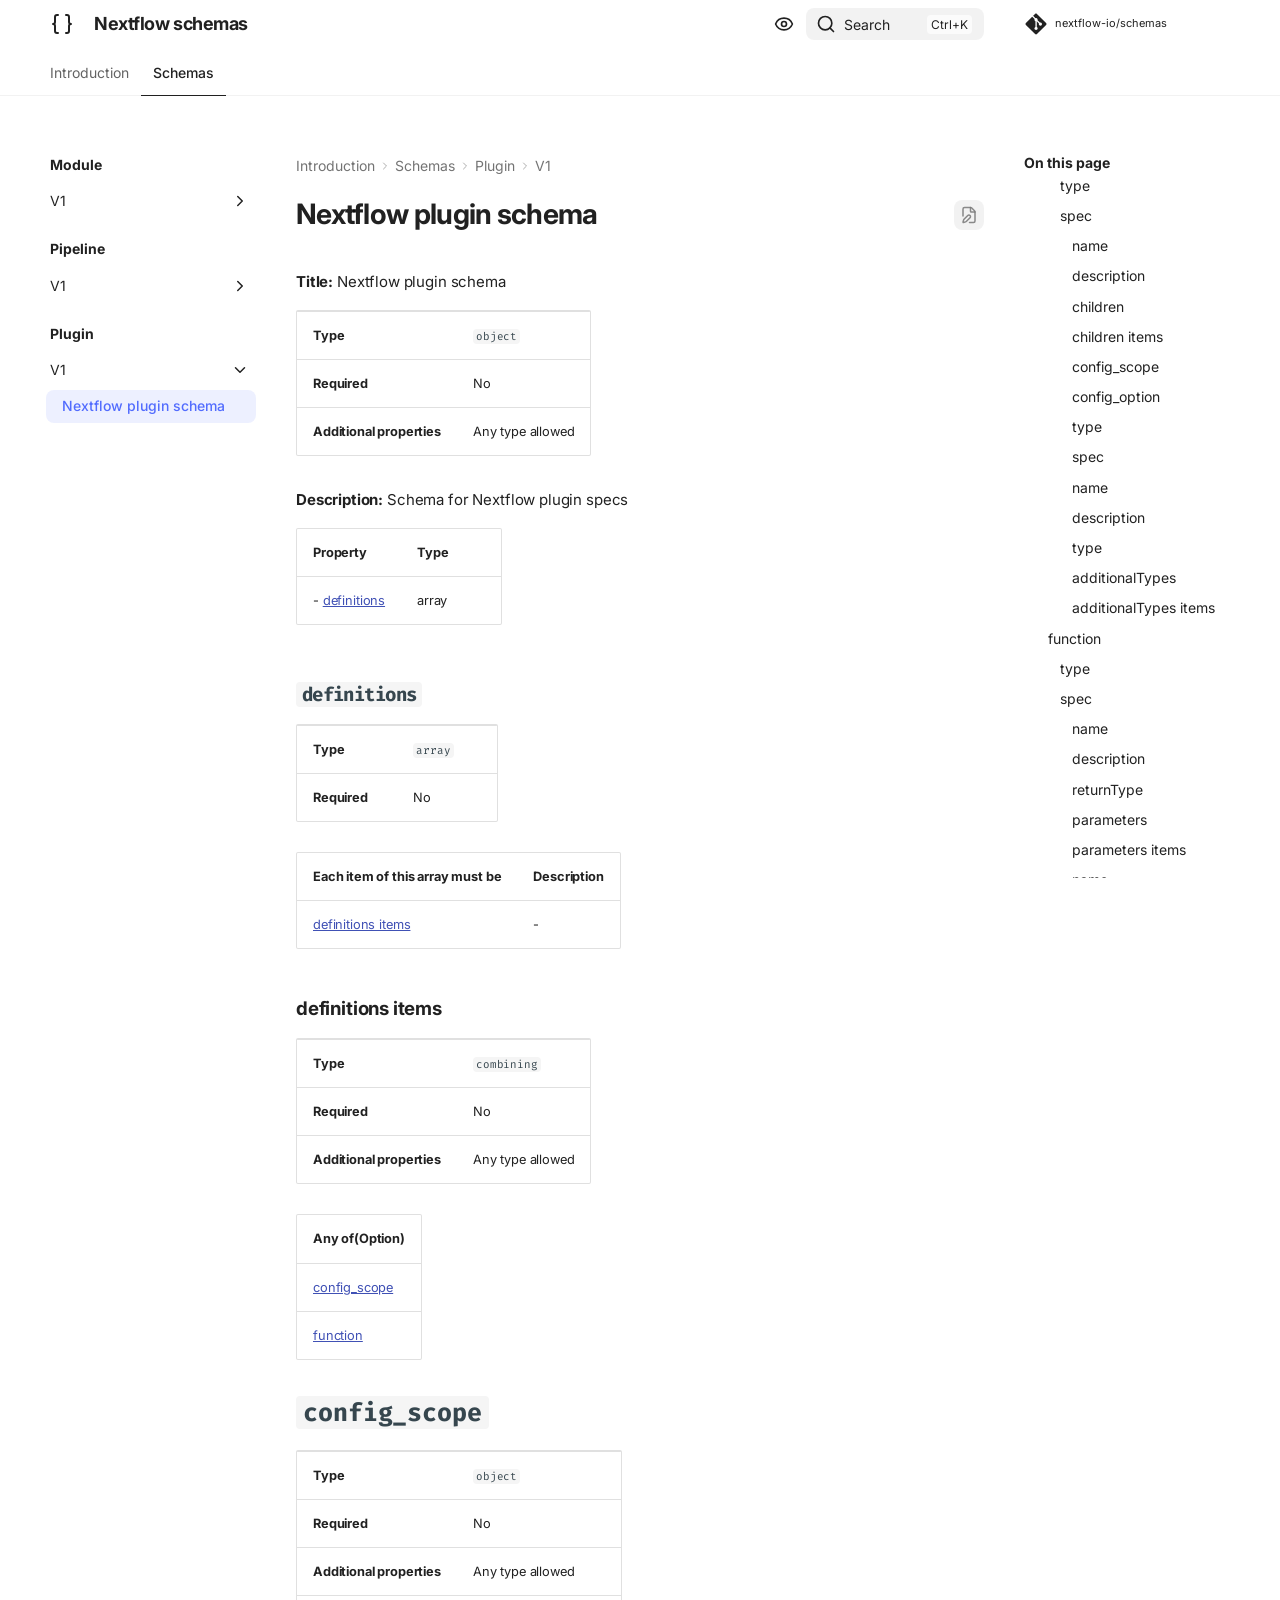
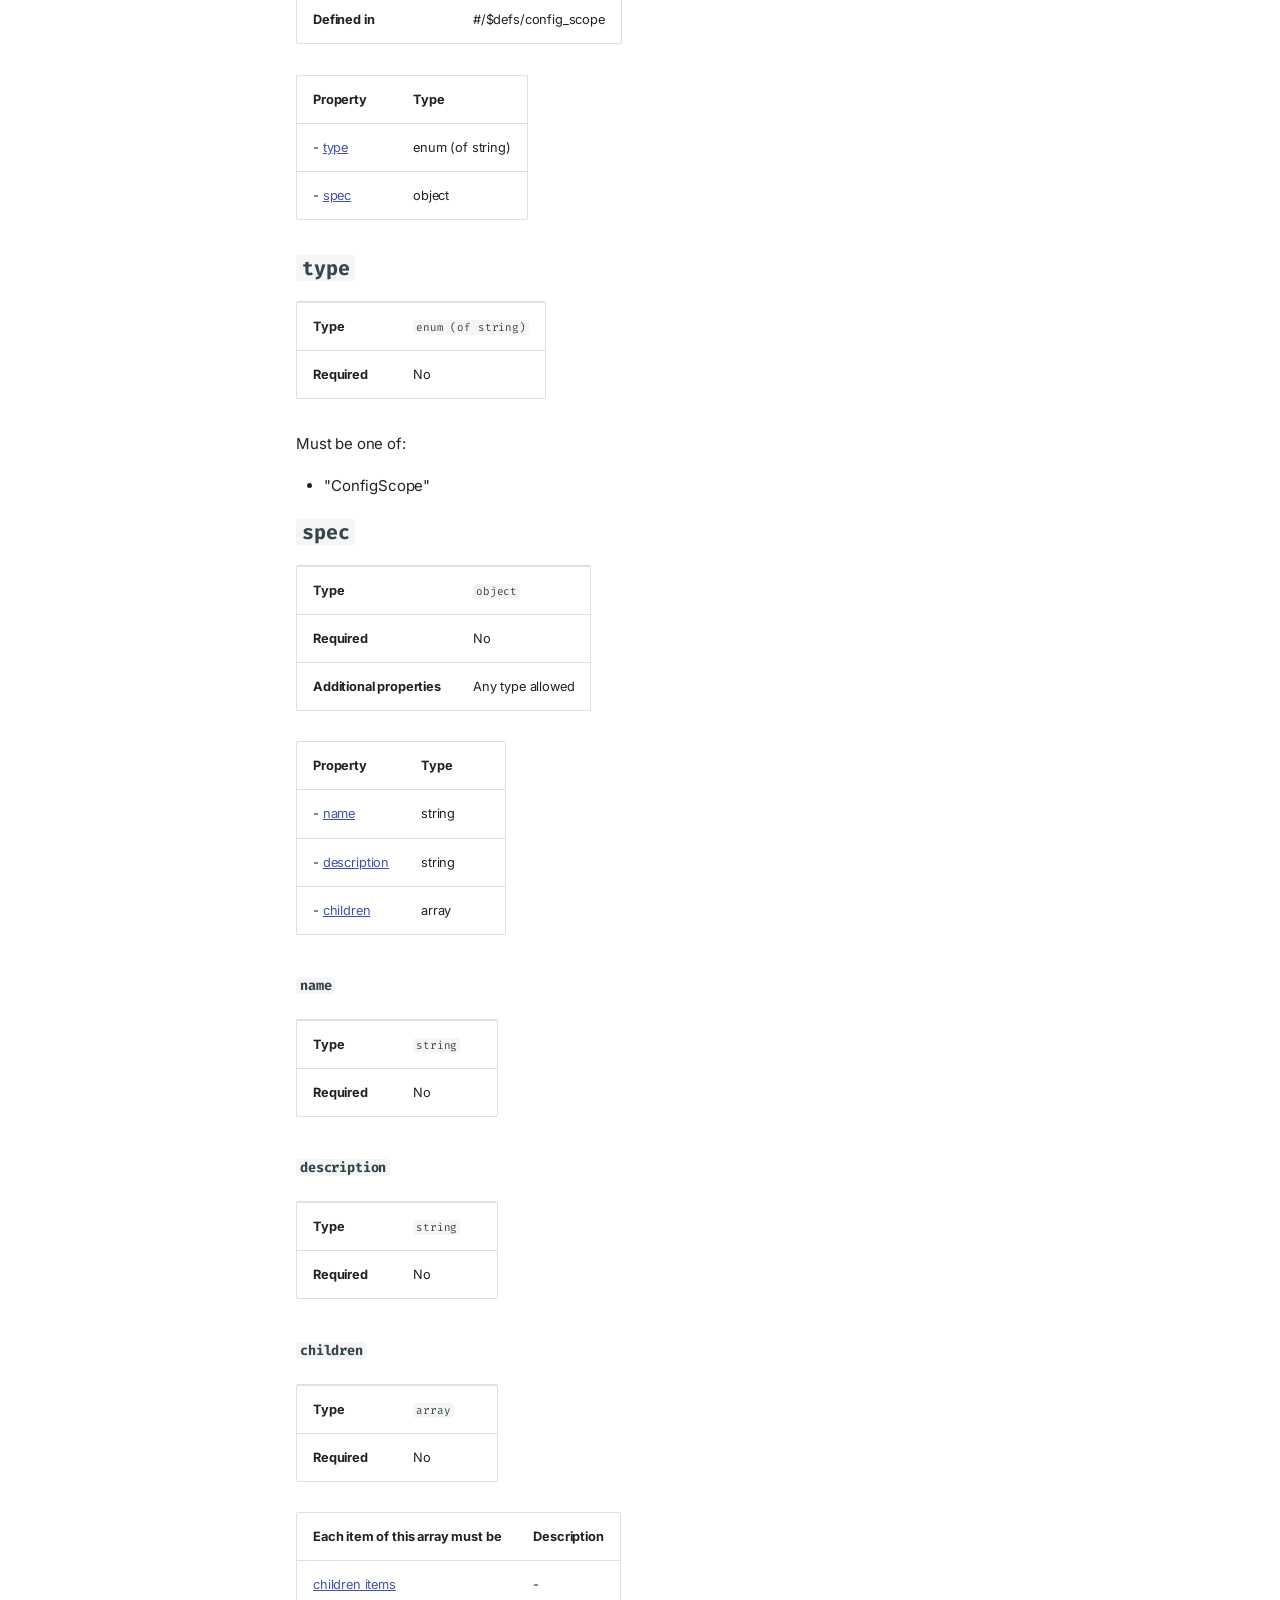
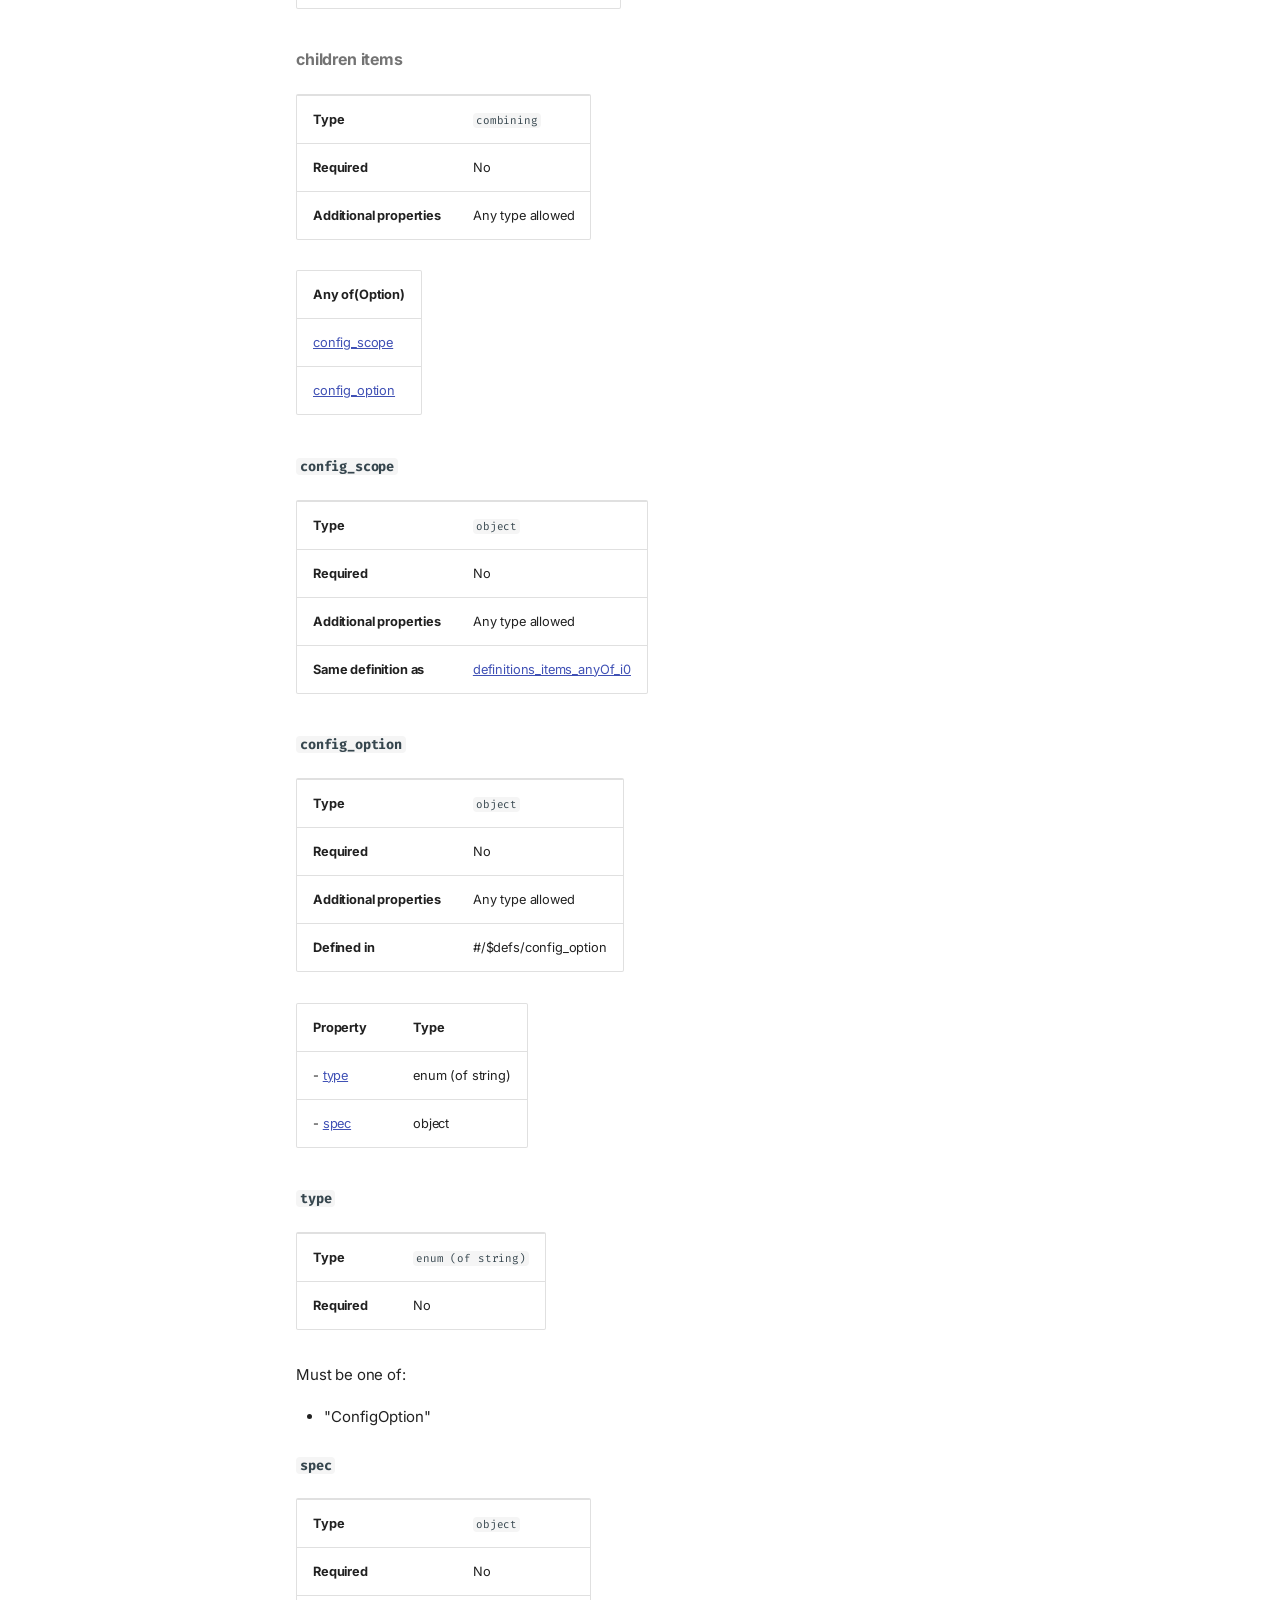
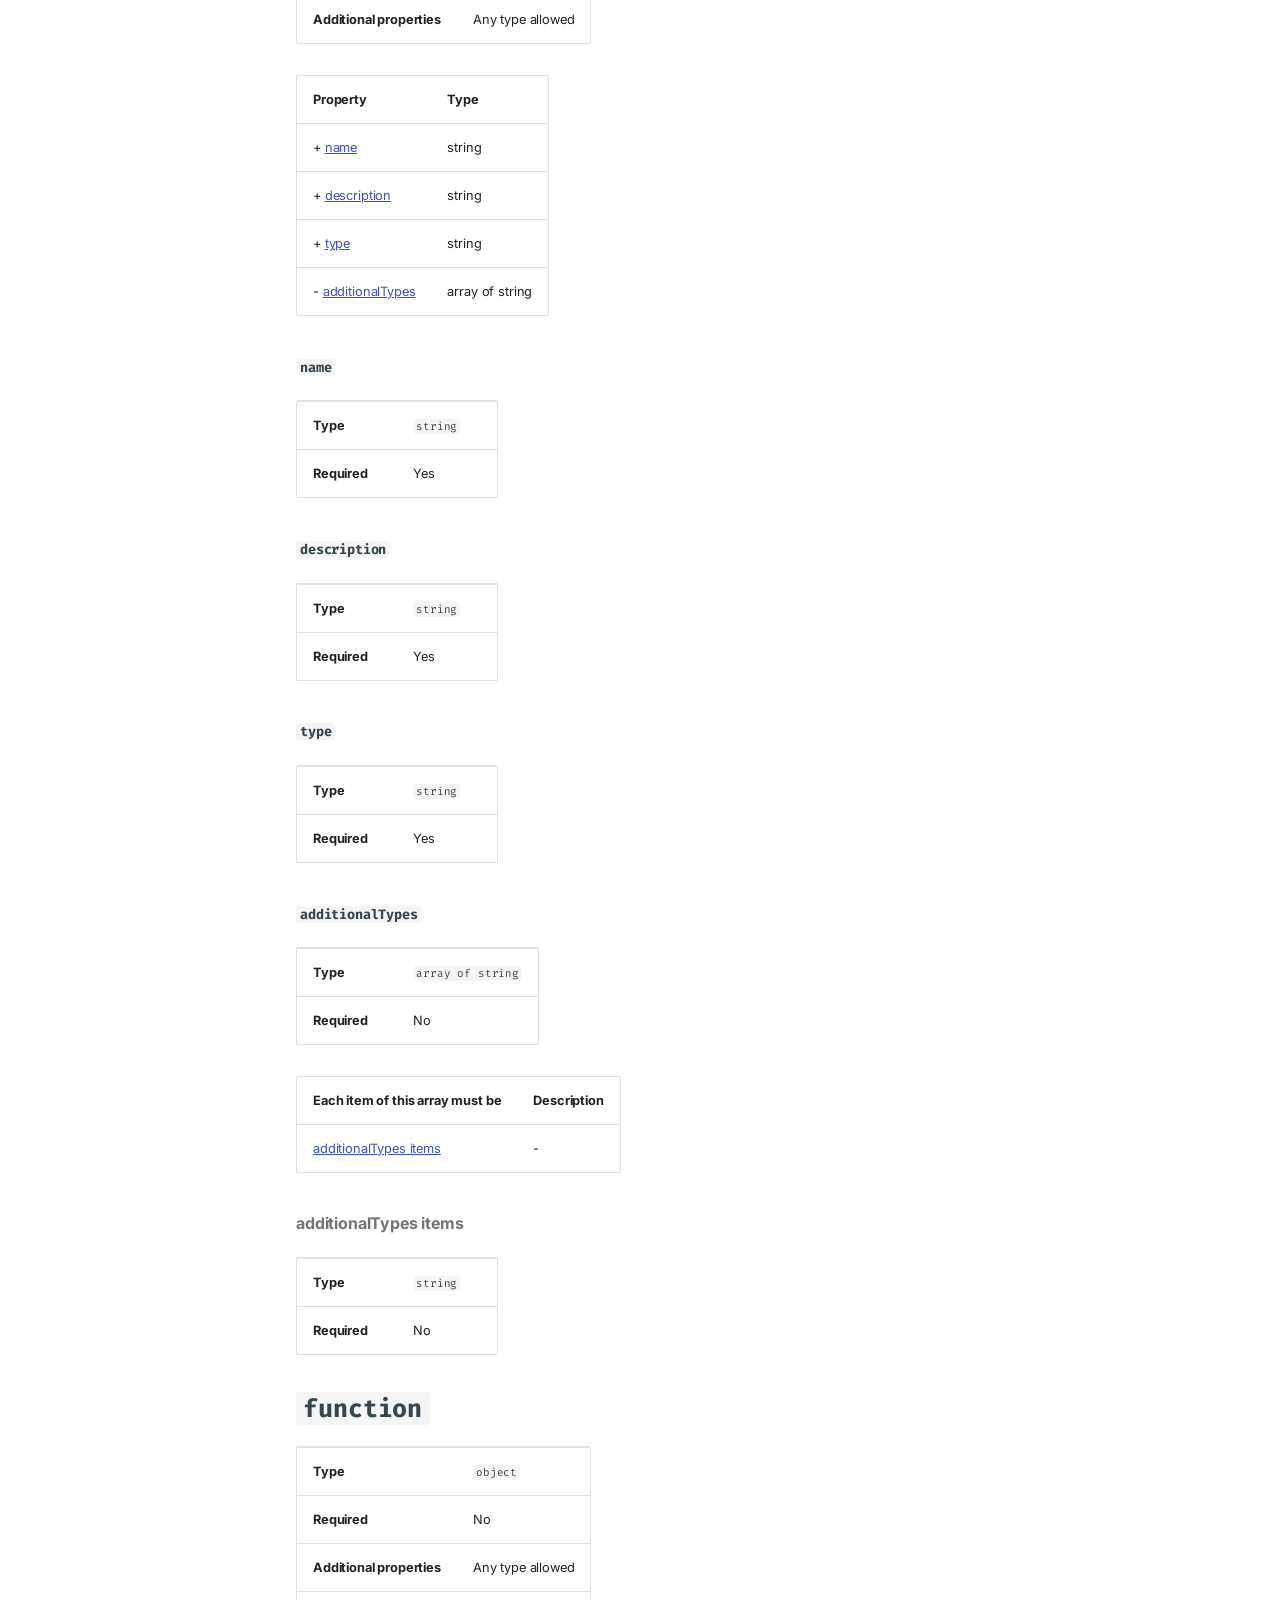
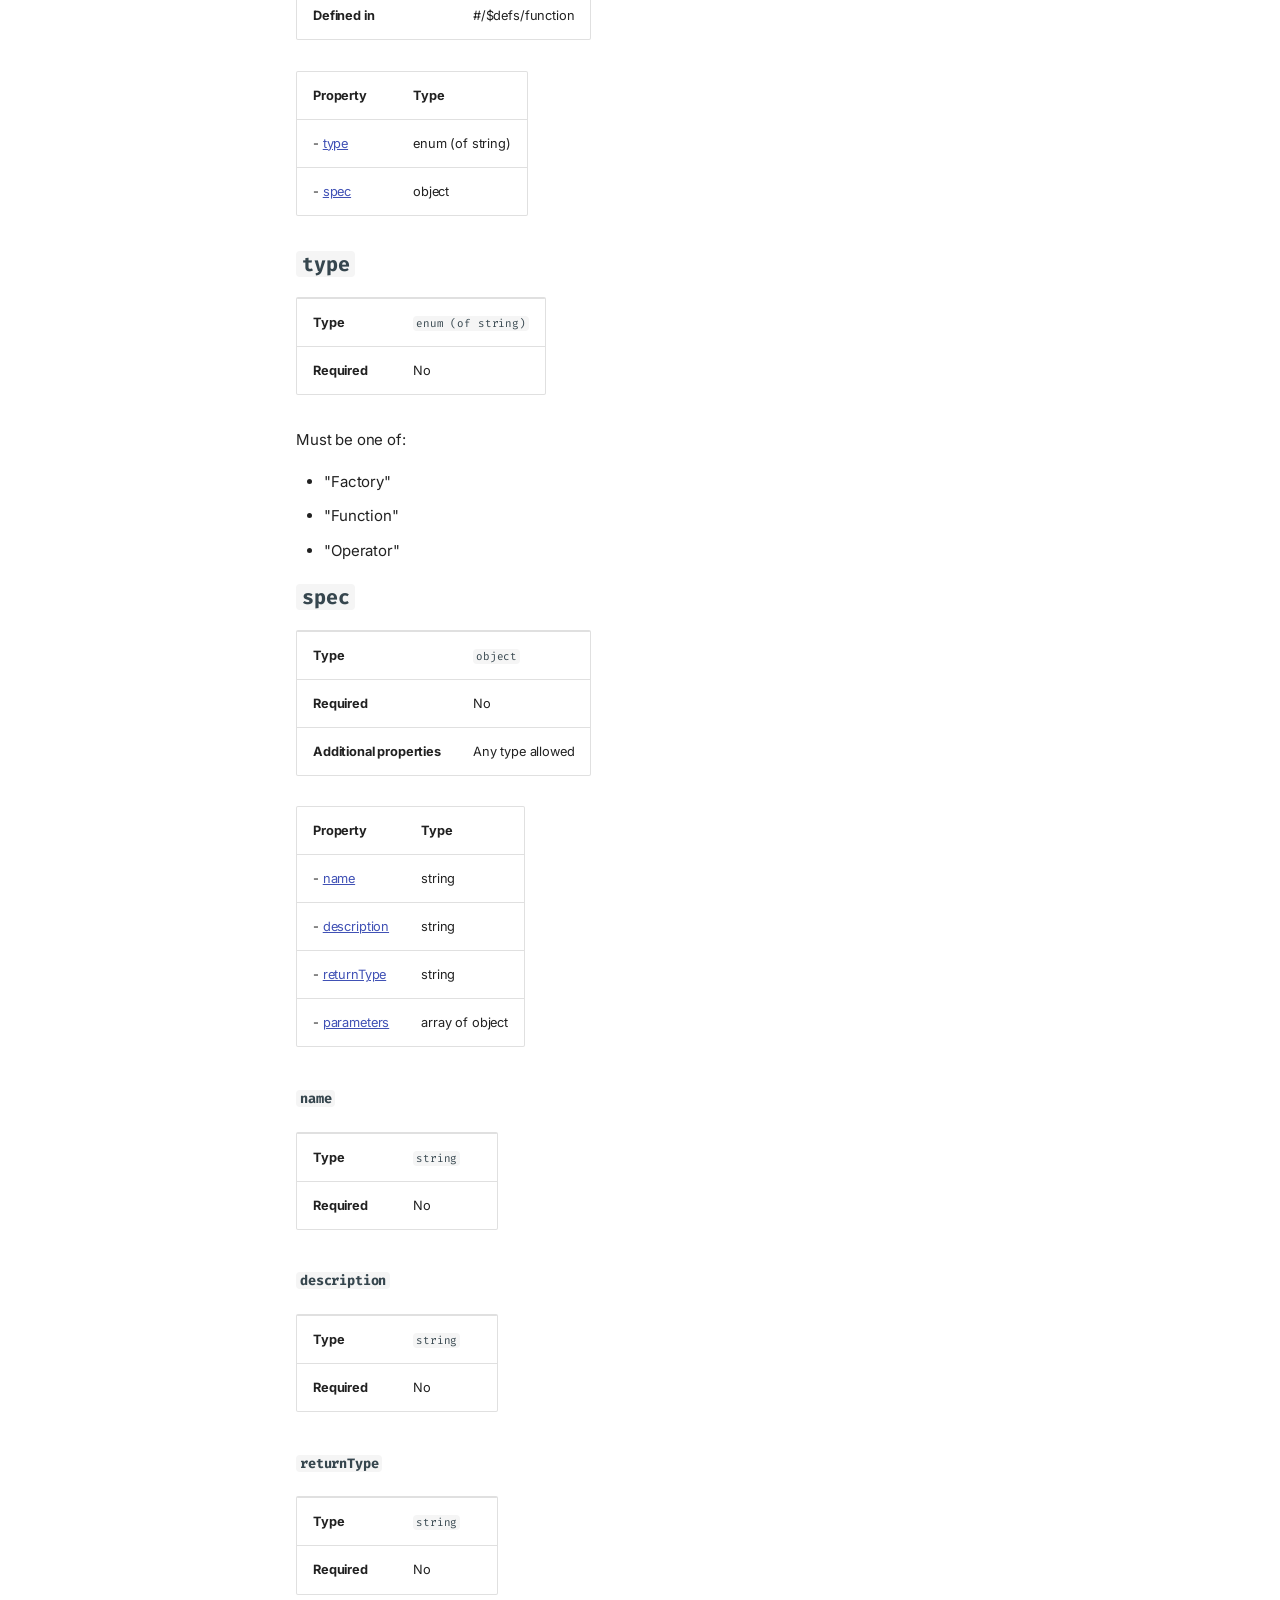
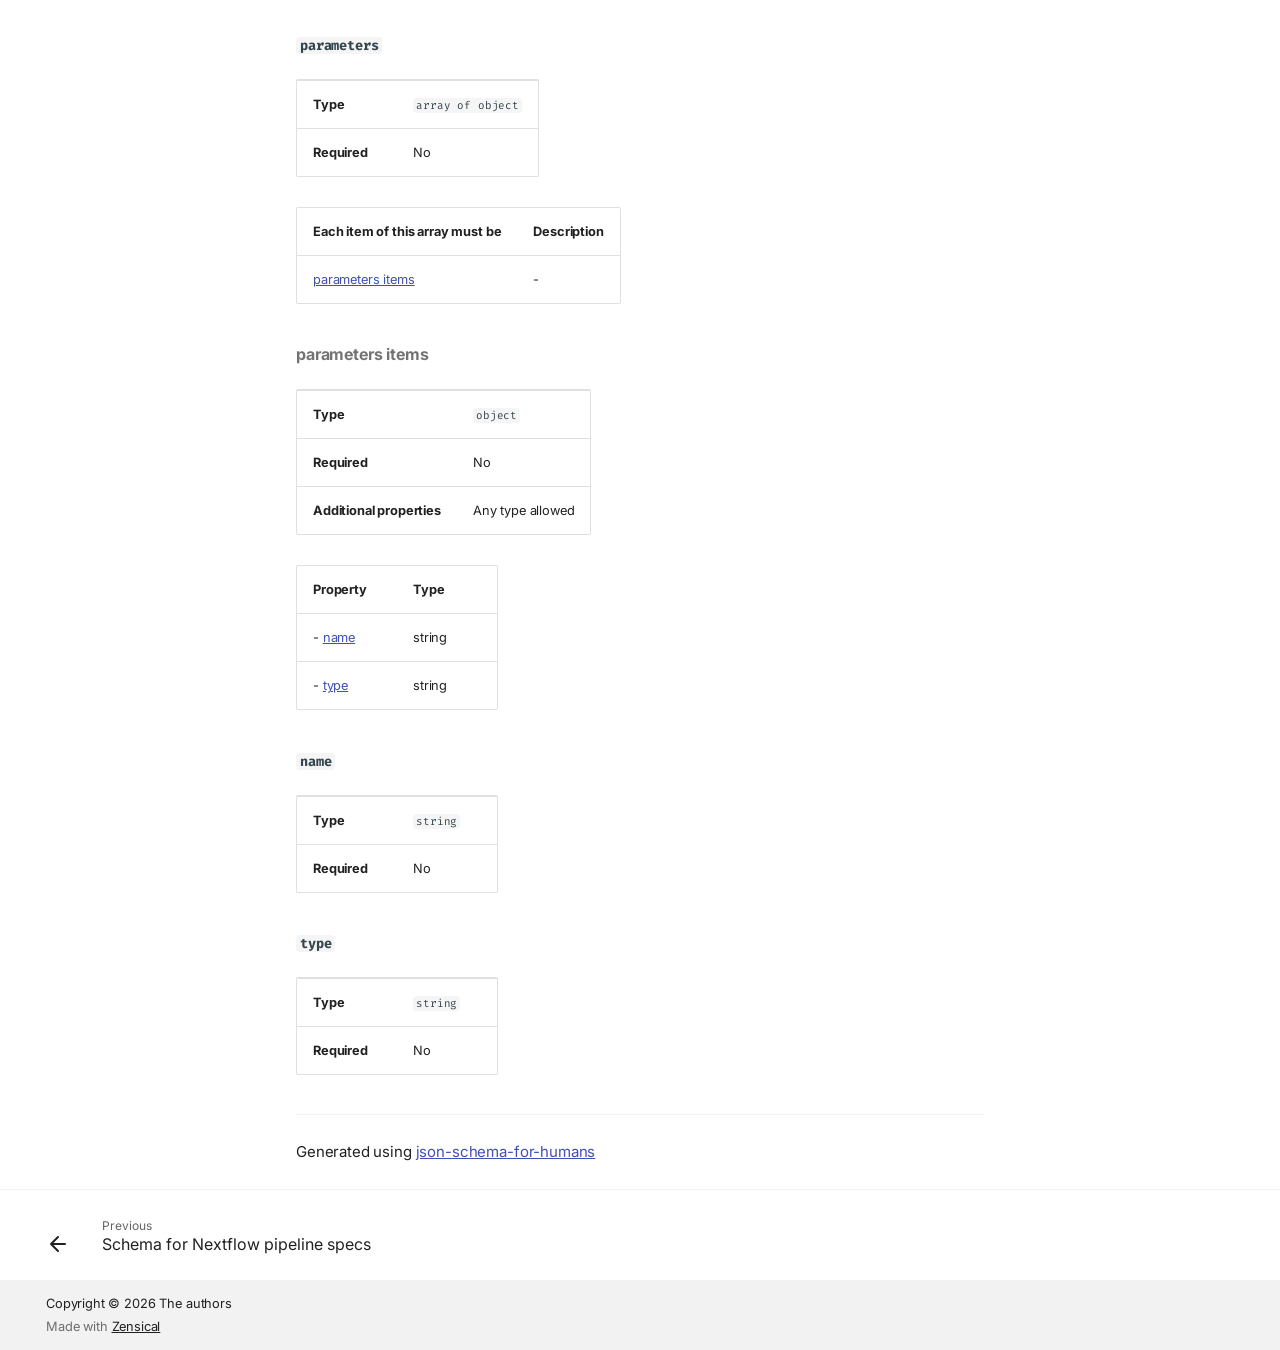
<file: pr-preview/pr-13/schemas/plugin/v1/schema/index.html>
<!doctype html>
<html lang="en" class="no-js">
  <head>
    
      <meta charset="utf-8">
      <meta name="viewport" content="width=device-width,initial-scale=1">
      
        <meta name="description" content="Specifications of Nextflow schemas">
      
      
        <meta name="author" content="Matthias Hörtenhuber">
      
      
      
        <link rel="prev" href="../../../pipeline/v1/schema/">
      
      
      
        
      
      
      <link rel="icon" href="../../../../assets/images/favicon.png">
      <meta name="generator" content="zensical-0.0.15">
    
    
      
        <title>Nextflow plugin schema - Nextflow schemas</title>
      
    
    
      
        
      
      <link rel="stylesheet" href="../../../../assets/stylesheets/modern/main.f1b6466b.min.css">
      
        
          
        
        <link rel="stylesheet" href="../../../../assets/stylesheets/modern/palette.dfe2e883.min.css">
      
      
  
  
    
  
    
  
    
  
    
  
    
  
    
  
    
  
    
  
    
  
    
  
    
  
    
  
  
  <style>:root{}</style>



    
    
      
    
    
      
        
        
        <link rel="preconnect" href="https://fonts.gstatic.com" crossorigin>
        <link rel="stylesheet" href="https://fonts.googleapis.com/css?family=Inter:300,300i,400,400i,500,500i,700,700i%7CFira+Code:400,400i,700,700i&display=fallback">
        <style>:root{--md-text-font:"Inter";--md-code-font:"Fira Code"}</style>
      
    
    
      <link rel="stylesheet" href="../../../../stylesheets/extra.css">
    
    <script>__md_scope=new URL("../../../..",location),__md_hash=e=>[...e].reduce(((e,t)=>(e<<5)-e+t.charCodeAt(0)),0),__md_get=(e,t=localStorage,a=__md_scope)=>JSON.parse(t.getItem(a.pathname+"."+e)),__md_set=(e,t,a=localStorage,_=__md_scope)=>{try{a.setItem(_.pathname+"."+e,JSON.stringify(t))}catch(e){}},document.documentElement.setAttribute("data-platform",navigator.platform)</script>
    
      

    
    
  </head>
  
  
    
    
      
    
    
    
    
    <body dir="ltr" data-md-color-scheme="default" data-md-color-primary="indigo" data-md-color-accent="indigo">
  
    
    <input class="md-toggle" data-md-toggle="drawer" type="checkbox" id="__drawer" autocomplete="off">
    <input class="md-toggle" data-md-toggle="search" type="checkbox" id="__search" autocomplete="off">
    <label class="md-overlay" for="__drawer"></label>
    <div data-md-component="skip">
      
        
        <a href="#nextflow-plugin-schema" class="md-skip">
          Skip to content
        </a>
      
    </div>
    <div data-md-component="announce">
      
    </div>
    
    
      

  

<header class="md-header md-header--shadow md-header--lifted" data-md-component="header">
  <nav class="md-header__inner md-grid" aria-label="Header">
    <a href="../../../.." title="Nextflow schemas" class="md-header__button md-logo" aria-label="Nextflow schemas" data-md-component="logo">
      
  
  <svg xmlns="http://www.w3.org/2000/svg" fill="none" stroke="currentColor" stroke-linecap="round" stroke-linejoin="round" stroke-width="2" class="lucide lucide-braces" viewBox="0 0 24 24"><path d="M8 3H7a2 2 0 0 0-2 2v5a2 2 0 0 1-2 2 2 2 0 0 1 2 2v5c0 1.1.9 2 2 2h1M16 21h1a2 2 0 0 0 2-2v-5c0-1.1.9-2 2-2a2 2 0 0 1-2-2V5a2 2 0 0 0-2-2h-1"/></svg>

    </a>
    <label class="md-header__button md-icon" for="__drawer">
      
      <svg xmlns="http://www.w3.org/2000/svg" fill="none" stroke="currentColor" stroke-linecap="round" stroke-linejoin="round" stroke-width="2" class="lucide lucide-menu" viewBox="0 0 24 24"><path d="M4 5h16M4 12h16M4 19h16"/></svg>
    </label>
    <div class="md-header__title" data-md-component="header-title">
      <div class="md-header__ellipsis">
        <div class="md-header__topic">
          <span class="md-ellipsis">
            Nextflow schemas
          </span>
        </div>
        <div class="md-header__topic" data-md-component="header-topic">
          <span class="md-ellipsis">
            
              Nextflow plugin schema
            
          </span>
        </div>
      </div>
    </div>
    
      
        <form class="md-header__option" data-md-component="palette">
  
    
    
    
    <input class="md-option" data-md-color-media="(prefers-color-scheme)" data-md-color-scheme="default" data-md-color-primary="indigo" data-md-color-accent="indigo"  aria-label="Switch to light mode"  type="radio" name="__palette" id="__palette_0">
    
      <label class="md-header__button md-icon" title="Switch to light mode" for="__palette_1" hidden>
        <svg xmlns="http://www.w3.org/2000/svg" fill="none" stroke="currentColor" stroke-linecap="round" stroke-linejoin="round" stroke-width="2" class="lucide lucide-eye" viewBox="0 0 24 24"><path d="M2.062 12.348a1 1 0 0 1 0-.696 10.75 10.75 0 0 1 19.876 0 1 1 0 0 1 0 .696 10.75 10.75 0 0 1-19.876 0"/><circle cx="12" cy="12" r="3"/></svg>
      </label>
    
  
    
    
    
    <input class="md-option" data-md-color-media="(prefers-color-scheme: light)" data-md-color-scheme="default" data-md-color-primary="indigo" data-md-color-accent="indigo"  aria-label="Switch to dark mode"  type="radio" name="__palette" id="__palette_1">
    
      <label class="md-header__button md-icon" title="Switch to dark mode" for="__palette_2" hidden>
        <svg xmlns="http://www.w3.org/2000/svg" fill="none" stroke="currentColor" stroke-linecap="round" stroke-linejoin="round" stroke-width="2" class="lucide lucide-sun" viewBox="0 0 24 24"><circle cx="12" cy="12" r="4"/><path d="M12 2v2M12 20v2M4.93 4.93l1.41 1.41M17.66 17.66l1.41 1.41M2 12h2M20 12h2M6.34 17.66l-1.41 1.41M19.07 4.93l-1.41 1.41"/></svg>
      </label>
    
  
    
    
    
    <input class="md-option" data-md-color-media="(prefers-color-scheme: dark)" data-md-color-scheme="slate" data-md-color-primary="indigo" data-md-color-accent="indigo"  aria-label="Switch to system preference"  type="radio" name="__palette" id="__palette_2">
    
      <label class="md-header__button md-icon" title="Switch to system preference" for="__palette_0" hidden>
        <svg xmlns="http://www.w3.org/2000/svg" fill="none" stroke="currentColor" stroke-linecap="round" stroke-linejoin="round" stroke-width="2" class="lucide lucide-moon" viewBox="0 0 24 24"><path d="M20.985 12.486a9 9 0 1 1-9.473-9.472c.405-.022.617.46.402.803a6 6 0 0 0 8.268 8.268c.344-.215.825-.004.803.401"/></svg>
      </label>
    
  
</form>
      
    
    
      <script>var palette=__md_get("__palette");if(palette&&palette.color){if("(prefers-color-scheme)"===palette.color.media){var media=matchMedia("(prefers-color-scheme: light)"),input=document.querySelector(media.matches?"[data-md-color-media='(prefers-color-scheme: light)']":"[data-md-color-media='(prefers-color-scheme: dark)']");palette.color.media=input.getAttribute("data-md-color-media"),palette.color.scheme=input.getAttribute("data-md-color-scheme"),palette.color.primary=input.getAttribute("data-md-color-primary"),palette.color.accent=input.getAttribute("data-md-color-accent")}for(var[key,value]of Object.entries(palette.color))document.body.setAttribute("data-md-color-"+key,value)}</script>
    
    
    
      
      
        <label class="md-header__button md-icon" for="__search">
          
          <svg xmlns="http://www.w3.org/2000/svg" fill="none" stroke="currentColor" stroke-linecap="round" stroke-linejoin="round" stroke-width="2" class="lucide lucide-search" viewBox="0 0 24 24"><path d="m21 21-4.34-4.34"/><circle cx="11" cy="11" r="8"/></svg>
        </label>
        <div class="md-search" data-md-component="search" role="dialog" aria-label="Search">
  <button type="button" class="md-search__button">
    Search
  </button>
</div>
      
    
    <div class="md-header__source">
      
        <a href="https://github.com/nextflow-io/schemas" title="Go to repository" class="md-source" data-md-component="source">
  <div class="md-source__icon md-icon">
    
    <svg xmlns="http://www.w3.org/2000/svg" viewBox="0 0 448 512"><!--! Font Awesome Free 7.1.0 by @fontawesome - https://fontawesome.com License - https://fontawesome.com/license/free (Icons: CC BY 4.0, Fonts: SIL OFL 1.1, Code: MIT License) Copyright 2025 Fonticons, Inc.--><path fill="currentColor" d="M439.6 236.1 244 40.5c-5.4-5.5-12.8-8.5-20.4-8.5s-15 3-20.4 8.4L162.5 81l51.5 51.5c27.1-9.1 52.7 16.8 43.4 43.7l49.7 49.7c34.2-11.8 61.2 31 35.5 56.7-26.5 26.5-70.2-2.9-56-37.3L240.3 199v121.9c25.3 12.5 22.3 41.8 9.1 55-6.4 6.4-15.2 10.1-24.3 10.1s-17.8-3.6-24.3-10.1c-17.6-17.6-11.1-46.9 11.2-56v-123c-20.8-8.5-24.6-30.7-18.6-45L142.6 101 8.5 235.1C3 240.6 0 247.9 0 255.5s3 15 8.5 20.4l195.6 195.7c5.4 5.4 12.7 8.4 20.4 8.4s15-3 20.4-8.4l194.7-194.7c5.4-5.4 8.4-12.8 8.4-20.4s-3-15-8.4-20.4"/></svg>
  </div>
  <div class="md-source__repository">
    nextflow-io/schemas
  </div>
</a>
      
    </div>
  </nav>
  
    
      
<nav class="md-tabs" aria-label="Tabs" data-md-component="tabs">
  <div class="md-grid">
    <ul class="md-tabs__list">
      
        
  
  
  
  
    <li class="md-tabs__item">
      <a href="../../../.." class="md-tabs__link">
        
  
  Introduction

      </a>
    </li>
  

      
        
  
  
  
    
  
  
    
    
      
  
  
  
    
  
  
    
    
      
  
  
  
    
  
  
    
    
      <li class="md-tabs__item md-tabs__item--active">
        <a href="../../../module/v1/schema/" class="md-tabs__link">
          
  
  Schemas

        </a>
      </li>
    
  

    
  

    
  

      
    </ul>
  </div>
</nav>
    
  
</header>
    
    <div class="md-container" data-md-component="container">
      
      
        
      
      <main class="md-main" data-md-component="main">
        <div class="md-main__inner md-grid">
          
            
              
              <div class="md-sidebar md-sidebar--primary" data-md-component="sidebar" data-md-type="navigation" >
                <div class="md-sidebar__scrollwrap">
                  <div class="md-sidebar__inner">
                    


  


<nav class="md-nav md-nav--primary md-nav--lifted" aria-label="Navigation" data-md-level="0">
  <label class="md-nav__title" for="__drawer">
    <a href="../../../.." title="Nextflow schemas" class="md-nav__button md-logo" aria-label="Nextflow schemas" data-md-component="logo">
      
  
  <svg xmlns="http://www.w3.org/2000/svg" fill="none" stroke="currentColor" stroke-linecap="round" stroke-linejoin="round" stroke-width="2" class="lucide lucide-braces" viewBox="0 0 24 24"><path d="M8 3H7a2 2 0 0 0-2 2v5a2 2 0 0 1-2 2 2 2 0 0 1 2 2v5c0 1.1.9 2 2 2h1M16 21h1a2 2 0 0 0 2-2v-5c0-1.1.9-2 2-2a2 2 0 0 1-2-2V5a2 2 0 0 0-2-2h-1"/></svg>

    </a>
    Nextflow schemas
  </label>
  
    <div class="md-nav__source">
      <a href="https://github.com/nextflow-io/schemas" title="Go to repository" class="md-source" data-md-component="source">
  <div class="md-source__icon md-icon">
    
    <svg xmlns="http://www.w3.org/2000/svg" viewBox="0 0 448 512"><!--! Font Awesome Free 7.1.0 by @fontawesome - https://fontawesome.com License - https://fontawesome.com/license/free (Icons: CC BY 4.0, Fonts: SIL OFL 1.1, Code: MIT License) Copyright 2025 Fonticons, Inc.--><path fill="currentColor" d="M439.6 236.1 244 40.5c-5.4-5.5-12.8-8.5-20.4-8.5s-15 3-20.4 8.4L162.5 81l51.5 51.5c27.1-9.1 52.7 16.8 43.4 43.7l49.7 49.7c34.2-11.8 61.2 31 35.5 56.7-26.5 26.5-70.2-2.9-56-37.3L240.3 199v121.9c25.3 12.5 22.3 41.8 9.1 55-6.4 6.4-15.2 10.1-24.3 10.1s-17.8-3.6-24.3-10.1c-17.6-17.6-11.1-46.9 11.2-56v-123c-20.8-8.5-24.6-30.7-18.6-45L142.6 101 8.5 235.1C3 240.6 0 247.9 0 255.5s3 15 8.5 20.4l195.6 195.7c5.4 5.4 12.7 8.4 20.4 8.4s15-3 20.4-8.4l194.7-194.7c5.4-5.4 8.4-12.8 8.4-20.4s-3-15-8.4-20.4"/></svg>
  </div>
  <div class="md-source__repository">
    nextflow-io/schemas
  </div>
</a>
    </div>
  
  <ul class="md-nav__list" data-md-scrollfix>
    
      
      
  
  
  
  
    <li class="md-nav__item">
      <a href="../../../.." class="md-nav__link">
        
  
  
  <span class="md-ellipsis">
    
  
    Introduction
  

    
  </span>
  
  

      </a>
    </li>
  

    
      
      
  
  
    
  
  
  
    
    
      
        
      
        
      
        
      
    
    
    
      
        
        
      
      
        
      
    
    
    <li class="md-nav__item md-nav__item--active md-nav__item--section md-nav__item--nested">
      
        
        
        <input class="md-nav__toggle md-toggle " type="checkbox" id="__nav_2" checked>
        
          
          <label class="md-nav__link" for="__nav_2" id="__nav_2_label" tabindex="">
            
  
  
  <span class="md-ellipsis">
    
  
    Schemas
  

    
  </span>
  
  

            <span class="md-nav__icon md-icon"></span>
          </label>
        
        <nav class="md-nav" data-md-level="1" aria-labelledby="__nav_2_label" aria-expanded="true">
          <label class="md-nav__title" for="__nav_2">
            <span class="md-nav__icon md-icon"></span>
            
  
    Schemas
  

          </label>
          <ul class="md-nav__list" data-md-scrollfix>
            
              
                
  
  
  
  
    
    
      
        
      
    
    
    
      
      
        
          
          
        
      
    
    
    <li class="md-nav__item md-nav__item--section md-nav__item--nested">
      
        
        
        <input class="md-nav__toggle md-toggle " type="checkbox" id="__nav_2_1" >
        
          
          <label class="md-nav__link" for="__nav_2_1" id="__nav_2_1_label" tabindex="">
            
  
  
  <span class="md-ellipsis">
    
  
    Module
  

    
  </span>
  
  

            <span class="md-nav__icon md-icon"></span>
          </label>
        
        <nav class="md-nav" data-md-level="2" aria-labelledby="__nav_2_1_label" aria-expanded="false">
          <label class="md-nav__title" for="__nav_2_1">
            <span class="md-nav__icon md-icon"></span>
            
  
    Module
  

          </label>
          <ul class="md-nav__list" data-md-scrollfix>
            
              
                
  
  
  
  
    
    
      
        
      
    
    
    
      
      
        
      
    
    
    <li class="md-nav__item md-nav__item--nested">
      
        
        
        <input class="md-nav__toggle md-toggle " type="checkbox" id="__nav_2_1_1" >
        
          
          <label class="md-nav__link" for="__nav_2_1_1" id="__nav_2_1_1_label" tabindex="0">
            
  
  
  <span class="md-ellipsis">
    
  
    V1
  

    
  </span>
  
  

            <span class="md-nav__icon md-icon"></span>
          </label>
        
        <nav class="md-nav" data-md-level="3" aria-labelledby="__nav_2_1_1_label" aria-expanded="false">
          <label class="md-nav__title" for="__nav_2_1_1">
            <span class="md-nav__icon md-icon"></span>
            
  
    V1
  

          </label>
          <ul class="md-nav__list" data-md-scrollfix>
            
              
                
  
  
  
  
    <li class="md-nav__item">
      <a href="../../../module/v1/schema/" class="md-nav__link">
        
  
  
  <span class="md-ellipsis">
    
  
    Nextflow module schema
  

    
  </span>
  
  

      </a>
    </li>
  

              
            
          </ul>
        </nav>
      
    </li>
  

              
            
          </ul>
        </nav>
      
    </li>
  

              
            
              
                
  
  
  
  
    
    
      
        
      
    
    
    
      
      
        
          
          
        
      
    
    
    <li class="md-nav__item md-nav__item--section md-nav__item--nested">
      
        
        
        <input class="md-nav__toggle md-toggle " type="checkbox" id="__nav_2_2" >
        
          
          <label class="md-nav__link" for="__nav_2_2" id="__nav_2_2_label" tabindex="">
            
  
  
  <span class="md-ellipsis">
    
  
    Pipeline
  

    
  </span>
  
  

            <span class="md-nav__icon md-icon"></span>
          </label>
        
        <nav class="md-nav" data-md-level="2" aria-labelledby="__nav_2_2_label" aria-expanded="false">
          <label class="md-nav__title" for="__nav_2_2">
            <span class="md-nav__icon md-icon"></span>
            
  
    Pipeline
  

          </label>
          <ul class="md-nav__list" data-md-scrollfix>
            
              
                
  
  
  
  
    
    
      
        
      
    
    
    
      
      
        
      
    
    
    <li class="md-nav__item md-nav__item--nested">
      
        
        
        <input class="md-nav__toggle md-toggle " type="checkbox" id="__nav_2_2_1" >
        
          
          <label class="md-nav__link" for="__nav_2_2_1" id="__nav_2_2_1_label" tabindex="0">
            
  
  
  <span class="md-ellipsis">
    
  
    V1
  

    
  </span>
  
  

            <span class="md-nav__icon md-icon"></span>
          </label>
        
        <nav class="md-nav" data-md-level="3" aria-labelledby="__nav_2_2_1_label" aria-expanded="false">
          <label class="md-nav__title" for="__nav_2_2_1">
            <span class="md-nav__icon md-icon"></span>
            
  
    V1
  

          </label>
          <ul class="md-nav__list" data-md-scrollfix>
            
              
                
  
  
  
  
    <li class="md-nav__item">
      <a href="../../../pipeline/v1/schema/" class="md-nav__link">
        
  
  
  <span class="md-ellipsis">
    
  
    Schema for Nextflow pipeline specs
  

    
  </span>
  
  

      </a>
    </li>
  

              
            
          </ul>
        </nav>
      
    </li>
  

              
            
          </ul>
        </nav>
      
    </li>
  

              
            
              
                
  
  
    
  
  
  
    
    
      
        
      
    
    
    
      
      
        
          
          
        
      
    
    
    <li class="md-nav__item md-nav__item--active md-nav__item--section md-nav__item--nested">
      
        
        
        <input class="md-nav__toggle md-toggle " type="checkbox" id="__nav_2_3" checked>
        
          
          <label class="md-nav__link" for="__nav_2_3" id="__nav_2_3_label" tabindex="">
            
  
  
  <span class="md-ellipsis">
    
  
    Plugin
  

    
  </span>
  
  

            <span class="md-nav__icon md-icon"></span>
          </label>
        
        <nav class="md-nav" data-md-level="2" aria-labelledby="__nav_2_3_label" aria-expanded="true">
          <label class="md-nav__title" for="__nav_2_3">
            <span class="md-nav__icon md-icon"></span>
            
  
    Plugin
  

          </label>
          <ul class="md-nav__list" data-md-scrollfix>
            
              
                
  
  
    
  
  
  
    
    
      
        
      
    
    
    
      
      
        
      
    
    
    <li class="md-nav__item md-nav__item--active md-nav__item--nested">
      
        
        
        <input class="md-nav__toggle md-toggle " type="checkbox" id="__nav_2_3_1" checked>
        
          
          <label class="md-nav__link" for="__nav_2_3_1" id="__nav_2_3_1_label" tabindex="0">
            
  
  
  <span class="md-ellipsis">
    
  
    V1
  

    
  </span>
  
  

            <span class="md-nav__icon md-icon"></span>
          </label>
        
        <nav class="md-nav" data-md-level="3" aria-labelledby="__nav_2_3_1_label" aria-expanded="true">
          <label class="md-nav__title" for="__nav_2_3_1">
            <span class="md-nav__icon md-icon"></span>
            
  
    V1
  

          </label>
          <ul class="md-nav__list" data-md-scrollfix>
            
              
                
  
  
    
  
  
  
    <li class="md-nav__item md-nav__item--active">
      
      <input class="md-nav__toggle md-toggle" type="checkbox" id="__toc">
      
      
        
      
      
        <label class="md-nav__link md-nav__link--active" for="__toc">
          
  
  
  <span class="md-ellipsis">
    
  
    Nextflow plugin schema
  

    
  </span>
  
  

          <span class="md-nav__icon md-icon"></span>
        </label>
      
      <a href="./" class="md-nav__link md-nav__link--active">
        
  
  
  <span class="md-ellipsis">
    
  
    Nextflow plugin schema
  

    
  </span>
  
  

      </a>
      
        


<nav class="md-nav md-nav--secondary" aria-label="On this page">
  
  
  
    
  
  
    <label class="md-nav__title" for="__toc">
      <span class="md-nav__icon md-icon"></span>
      On this page
    </label>
    <ul class="md-nav__list" data-md-component="toc" data-md-scrollfix>
      
        <li class="md-nav__item">
  <a href="#definitions" class="md-nav__link">
    <span class="md-ellipsis">
      
        definitions
      
    </span>
  </a>
  
    <nav class="md-nav" aria-label="definitions">
      <ul class="md-nav__list">
        
          <li class="md-nav__item">
  <a href="#definitions-items" class="md-nav__link">
    <span class="md-ellipsis">
      
        definitions items
      
    </span>
  </a>
  
    <nav class="md-nav" aria-label="definitions items">
      <ul class="md-nav__list">
        
          <li class="md-nav__item">
  <a href="#config_scope" class="md-nav__link">
    <span class="md-ellipsis">
      
        config_scope
      
    </span>
  </a>
  
    <nav class="md-nav" aria-label="config_scope">
      <ul class="md-nav__list">
        
          <li class="md-nav__item">
  <a href="#type" class="md-nav__link">
    <span class="md-ellipsis">
      
        type
      
    </span>
  </a>
  
</li>
        
          <li class="md-nav__item">
  <a href="#spec" class="md-nav__link">
    <span class="md-ellipsis">
      
        spec
      
    </span>
  </a>
  
    <nav class="md-nav" aria-label="spec">
      <ul class="md-nav__list">
        
          <li class="md-nav__item">
  <a href="#name" class="md-nav__link">
    <span class="md-ellipsis">
      
        name
      
    </span>
  </a>
  
</li>
        
          <li class="md-nav__item">
  <a href="#description" class="md-nav__link">
    <span class="md-ellipsis">
      
        description
      
    </span>
  </a>
  
</li>
        
          <li class="md-nav__item">
  <a href="#children" class="md-nav__link">
    <span class="md-ellipsis">
      
        children
      
    </span>
  </a>
  
</li>
        
          <li class="md-nav__item">
  <a href="#children-items" class="md-nav__link">
    <span class="md-ellipsis">
      
        children items
      
    </span>
  </a>
  
</li>
        
          <li class="md-nav__item">
  <a href="#config_scope_1" class="md-nav__link">
    <span class="md-ellipsis">
      
        config_scope
      
    </span>
  </a>
  
</li>
        
          <li class="md-nav__item">
  <a href="#config_option" class="md-nav__link">
    <span class="md-ellipsis">
      
        config_option
      
    </span>
  </a>
  
</li>
        
          <li class="md-nav__item">
  <a href="#type_1" class="md-nav__link">
    <span class="md-ellipsis">
      
        type
      
    </span>
  </a>
  
</li>
        
          <li class="md-nav__item">
  <a href="#spec_1" class="md-nav__link">
    <span class="md-ellipsis">
      
        spec
      
    </span>
  </a>
  
</li>
        
          <li class="md-nav__item">
  <a href="#name_1" class="md-nav__link">
    <span class="md-ellipsis">
      
        name
      
    </span>
  </a>
  
</li>
        
          <li class="md-nav__item">
  <a href="#description_1" class="md-nav__link">
    <span class="md-ellipsis">
      
        description
      
    </span>
  </a>
  
</li>
        
          <li class="md-nav__item">
  <a href="#type_2" class="md-nav__link">
    <span class="md-ellipsis">
      
        type
      
    </span>
  </a>
  
</li>
        
          <li class="md-nav__item">
  <a href="#additionaltypes" class="md-nav__link">
    <span class="md-ellipsis">
      
        additionalTypes
      
    </span>
  </a>
  
</li>
        
          <li class="md-nav__item">
  <a href="#additionaltypes-items" class="md-nav__link">
    <span class="md-ellipsis">
      
        additionalTypes items
      
    </span>
  </a>
  
</li>
        
      </ul>
    </nav>
  
</li>
        
      </ul>
    </nav>
  
</li>
        
          <li class="md-nav__item">
  <a href="#function" class="md-nav__link">
    <span class="md-ellipsis">
      
        function
      
    </span>
  </a>
  
    <nav class="md-nav" aria-label="function">
      <ul class="md-nav__list">
        
          <li class="md-nav__item">
  <a href="#type_3" class="md-nav__link">
    <span class="md-ellipsis">
      
        type
      
    </span>
  </a>
  
</li>
        
          <li class="md-nav__item">
  <a href="#spec_2" class="md-nav__link">
    <span class="md-ellipsis">
      
        spec
      
    </span>
  </a>
  
    <nav class="md-nav" aria-label="spec">
      <ul class="md-nav__list">
        
          <li class="md-nav__item">
  <a href="#name_2" class="md-nav__link">
    <span class="md-ellipsis">
      
        name
      
    </span>
  </a>
  
</li>
        
          <li class="md-nav__item">
  <a href="#description_2" class="md-nav__link">
    <span class="md-ellipsis">
      
        description
      
    </span>
  </a>
  
</li>
        
          <li class="md-nav__item">
  <a href="#returntype" class="md-nav__link">
    <span class="md-ellipsis">
      
        returnType
      
    </span>
  </a>
  
</li>
        
          <li class="md-nav__item">
  <a href="#parameters" class="md-nav__link">
    <span class="md-ellipsis">
      
        parameters
      
    </span>
  </a>
  
</li>
        
          <li class="md-nav__item">
  <a href="#parameters-items" class="md-nav__link">
    <span class="md-ellipsis">
      
        parameters items
      
    </span>
  </a>
  
</li>
        
          <li class="md-nav__item">
  <a href="#name_3" class="md-nav__link">
    <span class="md-ellipsis">
      
        name
      
    </span>
  </a>
  
</li>
        
          <li class="md-nav__item">
  <a href="#type_4" class="md-nav__link">
    <span class="md-ellipsis">
      
        type
      
    </span>
  </a>
  
</li>
        
      </ul>
    </nav>
  
</li>
        
      </ul>
    </nav>
  
</li>
        
      </ul>
    </nav>
  
</li>
        
      </ul>
    </nav>
  
</li>
      
    </ul>
  
</nav>
      
    </li>
  

              
            
          </ul>
        </nav>
      
    </li>
  

              
            
          </ul>
        </nav>
      
    </li>
  

              
            
          </ul>
        </nav>
      
    </li>
  

    
  </ul>
</nav>
                  </div>
                </div>
              </div>
            
            
              
              <div class="md-sidebar md-sidebar--secondary" data-md-component="sidebar" data-md-type="toc" >
                <div class="md-sidebar__scrollwrap">
                  <div class="md-sidebar__inner">
                    


<nav class="md-nav md-nav--secondary" aria-label="On this page">
  
  
  
    
  
  
    <label class="md-nav__title" for="__toc">
      <span class="md-nav__icon md-icon"></span>
      On this page
    </label>
    <ul class="md-nav__list" data-md-component="toc" data-md-scrollfix>
      
        <li class="md-nav__item">
  <a href="#definitions" class="md-nav__link">
    <span class="md-ellipsis">
      
        definitions
      
    </span>
  </a>
  
    <nav class="md-nav" aria-label="definitions">
      <ul class="md-nav__list">
        
          <li class="md-nav__item">
  <a href="#definitions-items" class="md-nav__link">
    <span class="md-ellipsis">
      
        definitions items
      
    </span>
  </a>
  
    <nav class="md-nav" aria-label="definitions items">
      <ul class="md-nav__list">
        
          <li class="md-nav__item">
  <a href="#config_scope" class="md-nav__link">
    <span class="md-ellipsis">
      
        config_scope
      
    </span>
  </a>
  
    <nav class="md-nav" aria-label="config_scope">
      <ul class="md-nav__list">
        
          <li class="md-nav__item">
  <a href="#type" class="md-nav__link">
    <span class="md-ellipsis">
      
        type
      
    </span>
  </a>
  
</li>
        
          <li class="md-nav__item">
  <a href="#spec" class="md-nav__link">
    <span class="md-ellipsis">
      
        spec
      
    </span>
  </a>
  
    <nav class="md-nav" aria-label="spec">
      <ul class="md-nav__list">
        
          <li class="md-nav__item">
  <a href="#name" class="md-nav__link">
    <span class="md-ellipsis">
      
        name
      
    </span>
  </a>
  
</li>
        
          <li class="md-nav__item">
  <a href="#description" class="md-nav__link">
    <span class="md-ellipsis">
      
        description
      
    </span>
  </a>
  
</li>
        
          <li class="md-nav__item">
  <a href="#children" class="md-nav__link">
    <span class="md-ellipsis">
      
        children
      
    </span>
  </a>
  
</li>
        
          <li class="md-nav__item">
  <a href="#children-items" class="md-nav__link">
    <span class="md-ellipsis">
      
        children items
      
    </span>
  </a>
  
</li>
        
          <li class="md-nav__item">
  <a href="#config_scope_1" class="md-nav__link">
    <span class="md-ellipsis">
      
        config_scope
      
    </span>
  </a>
  
</li>
        
          <li class="md-nav__item">
  <a href="#config_option" class="md-nav__link">
    <span class="md-ellipsis">
      
        config_option
      
    </span>
  </a>
  
</li>
        
          <li class="md-nav__item">
  <a href="#type_1" class="md-nav__link">
    <span class="md-ellipsis">
      
        type
      
    </span>
  </a>
  
</li>
        
          <li class="md-nav__item">
  <a href="#spec_1" class="md-nav__link">
    <span class="md-ellipsis">
      
        spec
      
    </span>
  </a>
  
</li>
        
          <li class="md-nav__item">
  <a href="#name_1" class="md-nav__link">
    <span class="md-ellipsis">
      
        name
      
    </span>
  </a>
  
</li>
        
          <li class="md-nav__item">
  <a href="#description_1" class="md-nav__link">
    <span class="md-ellipsis">
      
        description
      
    </span>
  </a>
  
</li>
        
          <li class="md-nav__item">
  <a href="#type_2" class="md-nav__link">
    <span class="md-ellipsis">
      
        type
      
    </span>
  </a>
  
</li>
        
          <li class="md-nav__item">
  <a href="#additionaltypes" class="md-nav__link">
    <span class="md-ellipsis">
      
        additionalTypes
      
    </span>
  </a>
  
</li>
        
          <li class="md-nav__item">
  <a href="#additionaltypes-items" class="md-nav__link">
    <span class="md-ellipsis">
      
        additionalTypes items
      
    </span>
  </a>
  
</li>
        
      </ul>
    </nav>
  
</li>
        
      </ul>
    </nav>
  
</li>
        
          <li class="md-nav__item">
  <a href="#function" class="md-nav__link">
    <span class="md-ellipsis">
      
        function
      
    </span>
  </a>
  
    <nav class="md-nav" aria-label="function">
      <ul class="md-nav__list">
        
          <li class="md-nav__item">
  <a href="#type_3" class="md-nav__link">
    <span class="md-ellipsis">
      
        type
      
    </span>
  </a>
  
</li>
        
          <li class="md-nav__item">
  <a href="#spec_2" class="md-nav__link">
    <span class="md-ellipsis">
      
        spec
      
    </span>
  </a>
  
    <nav class="md-nav" aria-label="spec">
      <ul class="md-nav__list">
        
          <li class="md-nav__item">
  <a href="#name_2" class="md-nav__link">
    <span class="md-ellipsis">
      
        name
      
    </span>
  </a>
  
</li>
        
          <li class="md-nav__item">
  <a href="#description_2" class="md-nav__link">
    <span class="md-ellipsis">
      
        description
      
    </span>
  </a>
  
</li>
        
          <li class="md-nav__item">
  <a href="#returntype" class="md-nav__link">
    <span class="md-ellipsis">
      
        returnType
      
    </span>
  </a>
  
</li>
        
          <li class="md-nav__item">
  <a href="#parameters" class="md-nav__link">
    <span class="md-ellipsis">
      
        parameters
      
    </span>
  </a>
  
</li>
        
          <li class="md-nav__item">
  <a href="#parameters-items" class="md-nav__link">
    <span class="md-ellipsis">
      
        parameters items
      
    </span>
  </a>
  
</li>
        
          <li class="md-nav__item">
  <a href="#name_3" class="md-nav__link">
    <span class="md-ellipsis">
      
        name
      
    </span>
  </a>
  
</li>
        
          <li class="md-nav__item">
  <a href="#type_4" class="md-nav__link">
    <span class="md-ellipsis">
      
        type
      
    </span>
  </a>
  
</li>
        
      </ul>
    </nav>
  
</li>
        
      </ul>
    </nav>
  
</li>
        
      </ul>
    </nav>
  
</li>
        
      </ul>
    </nav>
  
</li>
      
    </ul>
  
</nav>
                  </div>
                </div>
              </div>
            
          
          
            <div class="md-content" data-md-component="content">
              
                



  


  <nav class="md-path" aria-label="Navigation" >
    <ol class="md-path__list">
      
        
  
  
    <li class="md-path__item">
      <a href="../../../.." class="md-path__link">
        
  <span class="md-ellipsis">
    Introduction
  </span>

      </a>
    </li>
  

      
      
        
  
  
    
    
      
  
  
    
    
      
  
  
    
    
      <li class="md-path__item">
        <a href="../../../module/v1/schema/" class="md-path__link">
          
  <span class="md-ellipsis">
    Schemas
  </span>

        </a>
      </li>
    
  

    
  

    
  

      
        
  
  
    
    
      
  
  
    
    
      <li class="md-path__item">
        <a href="./" class="md-path__link">
          
  <span class="md-ellipsis">
    Plugin
  </span>

        </a>
      </li>
    
  

    
  

      
        
  
  
    
    
      <li class="md-path__item">
        <a href="./" class="md-path__link">
          
  <span class="md-ellipsis">
    V1
  </span>

        </a>
      </li>
    
  

      
    </ol>
  </nav>

              
              <article class="md-content__inner md-typeset">
                
                  
  
    <a href="https://github.com/nextflow-io/schemas/edit/master/docs/schemas/plugin/v1/schema.md" title="Edit this page" class="md-content__button md-icon" rel="edit">
      
      <svg xmlns="http://www.w3.org/2000/svg" fill="none" stroke="currentColor" stroke-linecap="round" stroke-linejoin="round" stroke-width="2" class="lucide lucide-file-pen" viewBox="0 0 24 24"><path d="M12.659 22H18a2 2 0 0 0 2-2V8a2.4 2.4 0 0 0-.706-1.706l-3.588-3.588A2.4 2.4 0 0 0 14 2H6a2 2 0 0 0-2 2v9.34"/><path d="M14 2v5a1 1 0 0 0 1 1h5M10.378 12.622a1 1 0 0 1 3 3.003L8.36 20.637a2 2 0 0 1-.854.506l-2.867.837a.5.5 0 0 1-.62-.62l.836-2.869a2 2 0 0 1 .506-.853z"/></svg>
    </a>
  
  


<h1 id="nextflow-plugin-schema">Nextflow plugin schema<a class="headerlink" href="#nextflow-plugin-schema" title="Permanent link">&para;</a></h1>
<p><strong>Title:</strong> Nextflow plugin schema</p>
<table>
<thead>
<tr>
<th></th>
<th></th>
</tr>
</thead>
<tbody>
<tr>
<td><strong>Type</strong></td>
<td><code>object</code></td>
</tr>
<tr>
<td><strong>Required</strong></td>
<td>No</td>
</tr>
<tr>
<td><strong>Additional properties</strong></td>
<td>Any type allowed</td>
</tr>
</tbody>
</table>
<p><strong>Description:</strong> Schema for Nextflow plugin specs</p>
<table>
<thead>
<tr>
<th>Property</th>
<th>Type</th>
</tr>
</thead>
<tbody>
<tr>
<td>- <a href="#definitions">definitions</a></td>
<td>array</td>
</tr>
</tbody>
</table>
<h2 id="definitions"><a name="definitions"></a><code>definitions</code><a class="headerlink" href="#definitions" title="Permanent link">&para;</a></h2>
<table>
<thead>
<tr>
<th></th>
<th></th>
</tr>
</thead>
<tbody>
<tr>
<td><strong>Type</strong></td>
<td><code>array</code></td>
</tr>
<tr>
<td><strong>Required</strong></td>
<td>No</td>
</tr>
</tbody>
</table>
<table>
<thead>
<tr>
<th>Each item of this array must be</th>
<th>Description</th>
</tr>
</thead>
<tbody>
<tr>
<td><a href="#definitions_items">definitions items</a></td>
<td>-</td>
</tr>
</tbody>
</table>
<h3 id="definitions-items"><a name="definitions_items"></a>definitions items<a class="headerlink" href="#definitions-items" title="Permanent link">&para;</a></h3>
<table>
<thead>
<tr>
<th></th>
<th></th>
</tr>
</thead>
<tbody>
<tr>
<td><strong>Type</strong></td>
<td><code>combining</code></td>
</tr>
<tr>
<td><strong>Required</strong></td>
<td>No</td>
</tr>
<tr>
<td><strong>Additional properties</strong></td>
<td>Any type allowed</td>
</tr>
</tbody>
</table>
<table>
<thead>
<tr>
<th>Any of(Option)</th>
</tr>
</thead>
<tbody>
<tr>
<td><a href="#definitions_items_anyOf_i0">config_scope</a></td>
</tr>
<tr>
<td><a href="#definitions_items_anyOf_i1">function</a></td>
</tr>
</tbody>
</table>
<h4 id="config_scope"><a name="definitions_items_anyOf_i0"></a><code>config_scope</code><a class="headerlink" href="#config_scope" title="Permanent link">&para;</a></h4>
<table>
<thead>
<tr>
<th></th>
<th></th>
</tr>
</thead>
<tbody>
<tr>
<td><strong>Type</strong></td>
<td><code>object</code></td>
</tr>
<tr>
<td><strong>Required</strong></td>
<td>No</td>
</tr>
<tr>
<td><strong>Additional properties</strong></td>
<td>Any type allowed</td>
</tr>
<tr>
<td><strong>Defined in</strong></td>
<td>#/$defs/config_scope</td>
</tr>
</tbody>
</table>
<table>
<thead>
<tr>
<th>Property</th>
<th>Type</th>
</tr>
</thead>
<tbody>
<tr>
<td>- <a href="#definitions_items_anyOf_i0_type">type</a></td>
<td>enum (of string)</td>
</tr>
<tr>
<td>- <a href="#definitions_items_anyOf_i0_spec">spec</a></td>
<td>object</td>
</tr>
</tbody>
</table>
<h5 id="type"><a name="definitions_items_anyOf_i0_type"></a><code>type</code><a class="headerlink" href="#type" title="Permanent link">&para;</a></h5>
<table>
<thead>
<tr>
<th></th>
<th></th>
</tr>
</thead>
<tbody>
<tr>
<td><strong>Type</strong></td>
<td><code>enum (of string)</code></td>
</tr>
<tr>
<td><strong>Required</strong></td>
<td>No</td>
</tr>
</tbody>
</table>
<p>Must be one of:</p>
<ul>
<li>"ConfigScope"</li>
</ul>
<h5 id="spec"><a name="definitions_items_anyOf_i0_spec"></a><code>spec</code><a class="headerlink" href="#spec" title="Permanent link">&para;</a></h5>
<table>
<thead>
<tr>
<th></th>
<th></th>
</tr>
</thead>
<tbody>
<tr>
<td><strong>Type</strong></td>
<td><code>object</code></td>
</tr>
<tr>
<td><strong>Required</strong></td>
<td>No</td>
</tr>
<tr>
<td><strong>Additional properties</strong></td>
<td>Any type allowed</td>
</tr>
</tbody>
</table>
<table>
<thead>
<tr>
<th>Property</th>
<th>Type</th>
</tr>
</thead>
<tbody>
<tr>
<td>- <a href="#definitions_items_anyOf_i0_spec_name">name</a></td>
<td>string</td>
</tr>
<tr>
<td>- <a href="#definitions_items_anyOf_i0_spec_description">description</a></td>
<td>string</td>
</tr>
<tr>
<td>- <a href="#definitions_items_anyOf_i0_spec_children">children</a></td>
<td>array</td>
</tr>
</tbody>
</table>
<h6 id="name"><a name="definitions_items_anyOf_i0_spec_name"></a><code>name</code><a class="headerlink" href="#name" title="Permanent link">&para;</a></h6>
<table>
<thead>
<tr>
<th></th>
<th></th>
</tr>
</thead>
<tbody>
<tr>
<td><strong>Type</strong></td>
<td><code>string</code></td>
</tr>
<tr>
<td><strong>Required</strong></td>
<td>No</td>
</tr>
</tbody>
</table>
<h6 id="description"><a name="definitions_items_anyOf_i0_spec_description"></a><code>description</code><a class="headerlink" href="#description" title="Permanent link">&para;</a></h6>
<table>
<thead>
<tr>
<th></th>
<th></th>
</tr>
</thead>
<tbody>
<tr>
<td><strong>Type</strong></td>
<td><code>string</code></td>
</tr>
<tr>
<td><strong>Required</strong></td>
<td>No</td>
</tr>
</tbody>
</table>
<h6 id="children"><a name="definitions_items_anyOf_i0_spec_children"></a><code>children</code><a class="headerlink" href="#children" title="Permanent link">&para;</a></h6>
<table>
<thead>
<tr>
<th></th>
<th></th>
</tr>
</thead>
<tbody>
<tr>
<td><strong>Type</strong></td>
<td><code>array</code></td>
</tr>
<tr>
<td><strong>Required</strong></td>
<td>No</td>
</tr>
</tbody>
</table>
<table>
<thead>
<tr>
<th>Each item of this array must be</th>
<th>Description</th>
</tr>
</thead>
<tbody>
<tr>
<td><a href="#definitions_items_anyOf_i0_spec_children_items">children items</a></td>
<td>-</td>
</tr>
</tbody>
</table>
<h6 id="children-items"><a name="definitions_items_anyOf_i0_spec_children_items"></a>children items<a class="headerlink" href="#children-items" title="Permanent link">&para;</a></h6>
<table>
<thead>
<tr>
<th></th>
<th></th>
</tr>
</thead>
<tbody>
<tr>
<td><strong>Type</strong></td>
<td><code>combining</code></td>
</tr>
<tr>
<td><strong>Required</strong></td>
<td>No</td>
</tr>
<tr>
<td><strong>Additional properties</strong></td>
<td>Any type allowed</td>
</tr>
</tbody>
</table>
<table>
<thead>
<tr>
<th>Any of(Option)</th>
</tr>
</thead>
<tbody>
<tr>
<td><a href="#definitions_items_anyOf_i0_spec_children_items_anyOf_i0">config_scope</a></td>
</tr>
<tr>
<td><a href="#definitions_items_anyOf_i0_spec_children_items_anyOf_i1">config_option</a></td>
</tr>
</tbody>
</table>
<h6 id="config_scope_1"><a name="definitions_items_anyOf_i0_spec_children_items_anyOf_i0"></a><code>config_scope</code><a class="headerlink" href="#config_scope_1" title="Permanent link">&para;</a></h6>
<table>
<thead>
<tr>
<th></th>
<th></th>
</tr>
</thead>
<tbody>
<tr>
<td><strong>Type</strong></td>
<td><code>object</code></td>
</tr>
<tr>
<td><strong>Required</strong></td>
<td>No</td>
</tr>
<tr>
<td><strong>Additional properties</strong></td>
<td>Any type allowed</td>
</tr>
<tr>
<td><strong>Same definition as</strong></td>
<td><a href="#definitions_items_anyOf_i0">definitions_items_anyOf_i0</a></td>
</tr>
</tbody>
</table>
<h6 id="config_option"><a name="definitions_items_anyOf_i0_spec_children_items_anyOf_i1"></a><code>config_option</code><a class="headerlink" href="#config_option" title="Permanent link">&para;</a></h6>
<table>
<thead>
<tr>
<th></th>
<th></th>
</tr>
</thead>
<tbody>
<tr>
<td><strong>Type</strong></td>
<td><code>object</code></td>
</tr>
<tr>
<td><strong>Required</strong></td>
<td>No</td>
</tr>
<tr>
<td><strong>Additional properties</strong></td>
<td>Any type allowed</td>
</tr>
<tr>
<td><strong>Defined in</strong></td>
<td>#/$defs/config_option</td>
</tr>
</tbody>
</table>
<table>
<thead>
<tr>
<th>Property</th>
<th>Type</th>
</tr>
</thead>
<tbody>
<tr>
<td>- <a href="#definitions_items_anyOf_i0_spec_children_items_anyOf_i1_type">type</a></td>
<td>enum (of string)</td>
</tr>
<tr>
<td>- <a href="#definitions_items_anyOf_i0_spec_children_items_anyOf_i1_spec">spec</a></td>
<td>object</td>
</tr>
</tbody>
</table>
<h6 id="type_1"><a name="definitions_items_anyOf_i0_spec_children_items_anyOf_i1_type"></a><code>type</code><a class="headerlink" href="#type_1" title="Permanent link">&para;</a></h6>
<table>
<thead>
<tr>
<th></th>
<th></th>
</tr>
</thead>
<tbody>
<tr>
<td><strong>Type</strong></td>
<td><code>enum (of string)</code></td>
</tr>
<tr>
<td><strong>Required</strong></td>
<td>No</td>
</tr>
</tbody>
</table>
<p>Must be one of:</p>
<ul>
<li>"ConfigOption"</li>
</ul>
<h6 id="spec_1"><a name="definitions_items_anyOf_i0_spec_children_items_anyOf_i1_spec"></a><code>spec</code><a class="headerlink" href="#spec_1" title="Permanent link">&para;</a></h6>
<table>
<thead>
<tr>
<th></th>
<th></th>
</tr>
</thead>
<tbody>
<tr>
<td><strong>Type</strong></td>
<td><code>object</code></td>
</tr>
<tr>
<td><strong>Required</strong></td>
<td>No</td>
</tr>
<tr>
<td><strong>Additional properties</strong></td>
<td>Any type allowed</td>
</tr>
</tbody>
</table>
<table>
<thead>
<tr>
<th>Property</th>
<th>Type</th>
</tr>
</thead>
<tbody>
<tr>
<td>+ <a href="#definitions_items_anyOf_i0_spec_children_items_anyOf_i1_spec_name">name</a></td>
<td>string</td>
</tr>
<tr>
<td>+ <a href="#definitions_items_anyOf_i0_spec_children_items_anyOf_i1_spec_description">description</a></td>
<td>string</td>
</tr>
<tr>
<td>+ <a href="#definitions_items_anyOf_i0_spec_children_items_anyOf_i1_spec_type">type</a></td>
<td>string</td>
</tr>
<tr>
<td>- <a href="#definitions_items_anyOf_i0_spec_children_items_anyOf_i1_spec_additionalTypes">additionalTypes</a></td>
<td>array of string</td>
</tr>
</tbody>
</table>
<h6 id="name_1"><a name="definitions_items_anyOf_i0_spec_children_items_anyOf_i1_spec_name"></a><code>name</code><a class="headerlink" href="#name_1" title="Permanent link">&para;</a></h6>
<table>
<thead>
<tr>
<th></th>
<th></th>
</tr>
</thead>
<tbody>
<tr>
<td><strong>Type</strong></td>
<td><code>string</code></td>
</tr>
<tr>
<td><strong>Required</strong></td>
<td>Yes</td>
</tr>
</tbody>
</table>
<h6 id="description_1"><a name="definitions_items_anyOf_i0_spec_children_items_anyOf_i1_spec_description"></a><code>description</code><a class="headerlink" href="#description_1" title="Permanent link">&para;</a></h6>
<table>
<thead>
<tr>
<th></th>
<th></th>
</tr>
</thead>
<tbody>
<tr>
<td><strong>Type</strong></td>
<td><code>string</code></td>
</tr>
<tr>
<td><strong>Required</strong></td>
<td>Yes</td>
</tr>
</tbody>
</table>
<h6 id="type_2"><a name="definitions_items_anyOf_i0_spec_children_items_anyOf_i1_spec_type"></a><code>type</code><a class="headerlink" href="#type_2" title="Permanent link">&para;</a></h6>
<table>
<thead>
<tr>
<th></th>
<th></th>
</tr>
</thead>
<tbody>
<tr>
<td><strong>Type</strong></td>
<td><code>string</code></td>
</tr>
<tr>
<td><strong>Required</strong></td>
<td>Yes</td>
</tr>
</tbody>
</table>
<h6 id="additionaltypes"><a name="definitions_items_anyOf_i0_spec_children_items_anyOf_i1_spec_additionalTypes"></a><code>additionalTypes</code><a class="headerlink" href="#additionaltypes" title="Permanent link">&para;</a></h6>
<table>
<thead>
<tr>
<th></th>
<th></th>
</tr>
</thead>
<tbody>
<tr>
<td><strong>Type</strong></td>
<td><code>array of string</code></td>
</tr>
<tr>
<td><strong>Required</strong></td>
<td>No</td>
</tr>
</tbody>
</table>
<table>
<thead>
<tr>
<th>Each item of this array must be</th>
<th>Description</th>
</tr>
</thead>
<tbody>
<tr>
<td><a href="#definitions_items_anyOf_i0_spec_children_items_anyOf_i1_spec_additionalTypes_items">additionalTypes items</a></td>
<td>-</td>
</tr>
</tbody>
</table>
<h6 id="additionaltypes-items"><a name="definitions_items_anyOf_i0_spec_children_items_anyOf_i1_spec_additionalTypes_items"></a>additionalTypes items<a class="headerlink" href="#additionaltypes-items" title="Permanent link">&para;</a></h6>
<table>
<thead>
<tr>
<th></th>
<th></th>
</tr>
</thead>
<tbody>
<tr>
<td><strong>Type</strong></td>
<td><code>string</code></td>
</tr>
<tr>
<td><strong>Required</strong></td>
<td>No</td>
</tr>
</tbody>
</table>
<h4 id="function"><a name="definitions_items_anyOf_i1"></a><code>function</code><a class="headerlink" href="#function" title="Permanent link">&para;</a></h4>
<table>
<thead>
<tr>
<th></th>
<th></th>
</tr>
</thead>
<tbody>
<tr>
<td><strong>Type</strong></td>
<td><code>object</code></td>
</tr>
<tr>
<td><strong>Required</strong></td>
<td>No</td>
</tr>
<tr>
<td><strong>Additional properties</strong></td>
<td>Any type allowed</td>
</tr>
<tr>
<td><strong>Defined in</strong></td>
<td>#/$defs/function</td>
</tr>
</tbody>
</table>
<table>
<thead>
<tr>
<th>Property</th>
<th>Type</th>
</tr>
</thead>
<tbody>
<tr>
<td>- <a href="#definitions_items_anyOf_i1_type">type</a></td>
<td>enum (of string)</td>
</tr>
<tr>
<td>- <a href="#definitions_items_anyOf_i1_spec">spec</a></td>
<td>object</td>
</tr>
</tbody>
</table>
<h5 id="type_3"><a name="definitions_items_anyOf_i1_type"></a><code>type</code><a class="headerlink" href="#type_3" title="Permanent link">&para;</a></h5>
<table>
<thead>
<tr>
<th></th>
<th></th>
</tr>
</thead>
<tbody>
<tr>
<td><strong>Type</strong></td>
<td><code>enum (of string)</code></td>
</tr>
<tr>
<td><strong>Required</strong></td>
<td>No</td>
</tr>
</tbody>
</table>
<p>Must be one of:</p>
<ul>
<li>"Factory"</li>
<li>"Function"</li>
<li>"Operator"</li>
</ul>
<h5 id="spec_2"><a name="definitions_items_anyOf_i1_spec"></a><code>spec</code><a class="headerlink" href="#spec_2" title="Permanent link">&para;</a></h5>
<table>
<thead>
<tr>
<th></th>
<th></th>
</tr>
</thead>
<tbody>
<tr>
<td><strong>Type</strong></td>
<td><code>object</code></td>
</tr>
<tr>
<td><strong>Required</strong></td>
<td>No</td>
</tr>
<tr>
<td><strong>Additional properties</strong></td>
<td>Any type allowed</td>
</tr>
</tbody>
</table>
<table>
<thead>
<tr>
<th>Property</th>
<th>Type</th>
</tr>
</thead>
<tbody>
<tr>
<td>- <a href="#definitions_items_anyOf_i1_spec_name">name</a></td>
<td>string</td>
</tr>
<tr>
<td>- <a href="#definitions_items_anyOf_i1_spec_description">description</a></td>
<td>string</td>
</tr>
<tr>
<td>- <a href="#definitions_items_anyOf_i1_spec_returnType">returnType</a></td>
<td>string</td>
</tr>
<tr>
<td>- <a href="#definitions_items_anyOf_i1_spec_parameters">parameters</a></td>
<td>array of object</td>
</tr>
</tbody>
</table>
<h6 id="name_2"><a name="definitions_items_anyOf_i1_spec_name"></a><code>name</code><a class="headerlink" href="#name_2" title="Permanent link">&para;</a></h6>
<table>
<thead>
<tr>
<th></th>
<th></th>
</tr>
</thead>
<tbody>
<tr>
<td><strong>Type</strong></td>
<td><code>string</code></td>
</tr>
<tr>
<td><strong>Required</strong></td>
<td>No</td>
</tr>
</tbody>
</table>
<h6 id="description_2"><a name="definitions_items_anyOf_i1_spec_description"></a><code>description</code><a class="headerlink" href="#description_2" title="Permanent link">&para;</a></h6>
<table>
<thead>
<tr>
<th></th>
<th></th>
</tr>
</thead>
<tbody>
<tr>
<td><strong>Type</strong></td>
<td><code>string</code></td>
</tr>
<tr>
<td><strong>Required</strong></td>
<td>No</td>
</tr>
</tbody>
</table>
<h6 id="returntype"><a name="definitions_items_anyOf_i1_spec_returnType"></a><code>returnType</code><a class="headerlink" href="#returntype" title="Permanent link">&para;</a></h6>
<table>
<thead>
<tr>
<th></th>
<th></th>
</tr>
</thead>
<tbody>
<tr>
<td><strong>Type</strong></td>
<td><code>string</code></td>
</tr>
<tr>
<td><strong>Required</strong></td>
<td>No</td>
</tr>
</tbody>
</table>
<h6 id="parameters"><a name="definitions_items_anyOf_i1_spec_parameters"></a><code>parameters</code><a class="headerlink" href="#parameters" title="Permanent link">&para;</a></h6>
<table>
<thead>
<tr>
<th></th>
<th></th>
</tr>
</thead>
<tbody>
<tr>
<td><strong>Type</strong></td>
<td><code>array of object</code></td>
</tr>
<tr>
<td><strong>Required</strong></td>
<td>No</td>
</tr>
</tbody>
</table>
<table>
<thead>
<tr>
<th>Each item of this array must be</th>
<th>Description</th>
</tr>
</thead>
<tbody>
<tr>
<td><a href="#definitions_items_anyOf_i1_spec_parameters_items">parameters items</a></td>
<td>-</td>
</tr>
</tbody>
</table>
<h6 id="parameters-items"><a name="definitions_items_anyOf_i1_spec_parameters_items"></a>parameters items<a class="headerlink" href="#parameters-items" title="Permanent link">&para;</a></h6>
<table>
<thead>
<tr>
<th></th>
<th></th>
</tr>
</thead>
<tbody>
<tr>
<td><strong>Type</strong></td>
<td><code>object</code></td>
</tr>
<tr>
<td><strong>Required</strong></td>
<td>No</td>
</tr>
<tr>
<td><strong>Additional properties</strong></td>
<td>Any type allowed</td>
</tr>
</tbody>
</table>
<table>
<thead>
<tr>
<th>Property</th>
<th>Type</th>
</tr>
</thead>
<tbody>
<tr>
<td>- <a href="#definitions_items_anyOf_i1_spec_parameters_items_name">name</a></td>
<td>string</td>
</tr>
<tr>
<td>- <a href="#definitions_items_anyOf_i1_spec_parameters_items_type">type</a></td>
<td>string</td>
</tr>
</tbody>
</table>
<h6 id="name_3"><a name="definitions_items_anyOf_i1_spec_parameters_items_name"></a><code>name</code><a class="headerlink" href="#name_3" title="Permanent link">&para;</a></h6>
<table>
<thead>
<tr>
<th></th>
<th></th>
</tr>
</thead>
<tbody>
<tr>
<td><strong>Type</strong></td>
<td><code>string</code></td>
</tr>
<tr>
<td><strong>Required</strong></td>
<td>No</td>
</tr>
</tbody>
</table>
<h6 id="type_4"><a name="definitions_items_anyOf_i1_spec_parameters_items_type"></a><code>type</code><a class="headerlink" href="#type_4" title="Permanent link">&para;</a></h6>
<table>
<thead>
<tr>
<th></th>
<th></th>
</tr>
</thead>
<tbody>
<tr>
<td><strong>Type</strong></td>
<td><code>string</code></td>
</tr>
<tr>
<td><strong>Required</strong></td>
<td>No</td>
</tr>
</tbody>
</table>
<hr />
<p>Generated using <a href="https://github.com/coveooss/json-schema-for-humans">json-schema-for-humans</a></p>














                
              </article>
            </div>
          
          
  <script>var tabs=__md_get("__tabs");if(Array.isArray(tabs))e:for(var set of document.querySelectorAll(".tabbed-set")){var labels=set.querySelector(".tabbed-labels");for(var tab of tabs)for(var label of labels.getElementsByTagName("label"))if(label.innerText.trim()===tab){var input=document.getElementById(label.htmlFor);input.checked=!0;continue e}}</script>

<script>var target=document.getElementById(location.hash.slice(1));target&&target.name&&(target.checked=target.name.startsWith("__tabbed_"))</script>
        </div>
        
          <button type="button" class="md-top md-icon" data-md-component="top" hidden>
  
  <svg xmlns="http://www.w3.org/2000/svg" fill="none" stroke="currentColor" stroke-linecap="round" stroke-linejoin="round" stroke-width="2" class="lucide lucide-circle-arrow-up" viewBox="0 0 24 24"><circle cx="12" cy="12" r="10"/><path d="m16 12-4-4-4 4M12 16V8"/></svg>
  Back to top
</button>
        
      </main>
      
        <footer class="md-footer">
  
    
      
      <nav class="md-footer__inner md-grid" aria-label="Footer" >
        
          
          <a href="../../../pipeline/v1/schema/" class="md-footer__link md-footer__link--prev" aria-label="Previous: Schema for Nextflow pipeline specs">
            <div class="md-footer__button md-icon">
              
              <svg xmlns="http://www.w3.org/2000/svg" fill="none" stroke="currentColor" stroke-linecap="round" stroke-linejoin="round" stroke-width="2" class="lucide lucide-arrow-left" viewBox="0 0 24 24"><path d="m12 19-7-7 7-7M19 12H5"/></svg>
            </div>
            <div class="md-footer__title">
              <span class="md-footer__direction">
                Previous
              </span>
              <div class="md-ellipsis">
                Schema for Nextflow pipeline specs
              </div>
            </div>
          </a>
        
        
      </nav>
    
  
  <div class="md-footer-meta md-typeset">
    <div class="md-footer-meta__inner md-grid">
      <div class="md-copyright">
  
    <div class="md-copyright__highlight">
      Copyright &copy; 2026 The authors

    </div>
  
  
    Made with
    <a href="https://zensical.org/" target="_blank" rel="noopener">
      Zensical
    </a>
  
</div>
      
    </div>
  </div>
</footer>
      
    </div>
    <div class="md-dialog" data-md-component="dialog">
      <div class="md-dialog__inner md-typeset"></div>
    </div>
    
    
    
      
      
      
      <script id="__config" type="application/json">{"annotate":null,"base":"../../../..","features":["announce.dismiss","content.action.edit","content.code.annotate","content.code.copy","content.code.select","content.footnote.tooltips","content.tabs.link","content.tooltips","navigation.footer","navigation.indexes","navigation.instant","navigation.instant.prefetch","navigation.path","navigation.sections","navigation.tabs","navigation.tabs.sticky","navigation.top","navigation.tracking","search.highlight","toc.follow"],"search":"../../../../assets/javascripts/workers/search.e2d2d235.min.js","tags":null,"translations":{"clipboard.copied":"Copied to clipboard","clipboard.copy":"Copy to clipboard","search.result.more.one":"1 more on this page","search.result.more.other":"# more on this page","search.result.none":"No matching documents","search.result.one":"1 matching document","search.result.other":"# matching documents","search.result.placeholder":"Type to start searching","search.result.term.missing":"Missing","select.version":"Select version"},"version":null}</script>
    
    
      <script src="../../../../assets/javascripts/bundle.00c35305.min.js"></script>
      
    
  </body>
</html>
</file>
<file: pr-preview/pr-13/stylesheets/extra.css>
.md-typeset h4 code {
  font-size: 1.25rem;
}

.md-typeset h5 code {
  font-size: 1rem !important;
}
.md-typeset h6 {
  font-size: 0.8rem !important;
}

/* Hide empty table headers (headers with only whitespace) */
.md-typeset table thead tr th:empty {
  visibility: hidden;
  padding: 0;
  border: none;
}
</file>
<file: pr-preview/pr-13/assets/stylesheets/modern/main.f1b6466b.min.css>
@charset "UTF-8";html{-webkit-text-size-adjust:none;-moz-text-size-adjust:none;text-size-adjust:none;box-sizing:border-box}*,:after,:before{box-sizing:inherit}@media (prefers-reduced-motion){*,:after,:before{transition:none!important}}body{margin:0}a,button,input,label{-webkit-tap-highlight-color:transparent}a{color:inherit;text-decoration:none}hr{border:0;box-sizing:initial;display:block;height:.05rem;overflow:visible;padding:0}small{font-size:80%}sub,sup{line-height:1em}img{border-style:none}table{border-collapse:initial;border-spacing:0}td,th{font-weight:400;vertical-align:top}button{background:#0000;border:0;font-family:inherit;font-size:inherit;margin:0;padding:0}input{border:0;outline:none}:root{--md-primary-fg-color:#4051b5;--md-primary-fg-color--light:#5d6cc0;--md-primary-fg-color--dark:#303fa1;--md-primary-bg-color:#fff;--md-primary-bg-color--light:#ffffffb3;--md-accent-fg-color:#526cfe;--md-accent-fg-color--transparent:#526cfe1a;--md-accent-bg-color:#fff;--md-accent-bg-color--light:#ffffffb3}[data-md-color-scheme=default]{color-scheme:light}[data-md-color-scheme=default] img[src$="#gh-dark-mode-only"],[data-md-color-scheme=default] img[src$="#only-dark"]{display:none}:root,[data-md-color-scheme=default]{--md-hue:225deg;--md-default-fg-color:#000000de;--md-default-fg-color--light:#0000008c;--md-default-fg-color--lighter:#00000052;--md-default-fg-color--lightest:#0000000d;--md-default-bg-color:#fff;--md-default-bg-color--light:#ffffffb3;--md-default-bg-color--lighter:#ffffff4d;--md-default-bg-color--lightest:#ffffff1f;--md-code-fg-color:#36464e;--md-code-bg-color:#f5f5f5;--md-code-bg-color--light:#f5f5f5b3;--md-code-bg-color--lighter:#f5f5f54d;--md-code-hl-color:#4287ff;--md-code-hl-color--light:#4287ff1a;--md-code-hl-number-color:#d52a2a;--md-code-hl-special-color:#db1457;--md-code-hl-function-color:#a846b9;--md-code-hl-constant-color:#6e59d9;--md-code-hl-keyword-color:#3f6ec6;--md-code-hl-string-color:#1c7d4d;--md-code-hl-name-color:var(--md-code-fg-color);--md-code-hl-operator-color:var(--md-default-fg-color--light);--md-code-hl-punctuation-color:var(--md-default-fg-color--light);--md-code-hl-comment-color:var(--md-default-fg-color--light);--md-code-hl-generic-color:var(--md-default-fg-color--light);--md-code-hl-variable-color:var(--md-default-fg-color--light);--md-typeset-color:var(--md-default-fg-color);--md-typeset-a-color:var(--md-primary-fg-color);--md-typeset-del-color:#f5503d26;--md-typeset-ins-color:#0bd57026;--md-typeset-kbd-color:#fafafa;--md-typeset-kbd-accent-color:#fff;--md-typeset-kbd-border-color:#b8b8b8;--md-typeset-mark-color:#ffff0080;--md-typeset-table-color:#0000001f;--md-typeset-table-color--light:rgba(0,0,0,.035);--md-admonition-fg-color:var(--md-default-fg-color);--md-admonition-bg-color:var(--md-default-bg-color);--md-warning-fg-color:#000000de;--md-warning-bg-color:#ff9;--md-shadow-z1:0 0.2rem 0.5rem #0000000d,0 0 0.05rem #0000001a;--md-shadow-z2:0 0.2rem 0.5rem #0000001a,0 0 0.05rem #00000040;--md-shadow-z3:0 0.2rem 0.5rem #0003,0 0 0.05rem #00000059;--color-foreground:0 0 0;--color-background:255 255 255;--color-background-subtle:240 240 240;--color-backdrop:255 255 255}.md-icon svg{fill:currentcolor;display:block;height:1.2rem;width:1.2rem}.md-icon svg.lucide{fill:#0000;stroke:currentcolor}body{-webkit-font-smoothing:antialiased;-moz-osx-font-smoothing:grayscale;--md-text-font-family:var(--md-text-font,_),-apple-system,BlinkMacSystemFont,Helvetica,Arial,sans-serif;--md-code-font-family:var(--md-code-font,_),SFMono-Regular,Consolas,Menlo,monospace}aside,body,input{font-feature-settings:"kern","liga";color:var(--md-typeset-color);font-family:var(--md-text-font-family)}code,kbd,pre{font-feature-settings:"kern";font-family:var(--md-code-font-family)}:root{--md-typeset-table-sort-icon:url('data:image/svg+xml;charset=utf-8,<svg xmlns="http://www.w3.org/2000/svg" fill="none" stroke="currentColor" stroke-linecap="round" stroke-linejoin="round" stroke-width="2" class="lucide lucide-arrow-down-up" viewBox="0 0 24 24"><path d="m3 16 4 4 4-4m-4 4V4m14 4-4-4-4 4m4-4v16"/></svg>');--md-typeset-table-sort-icon--asc:url('data:image/svg+xml;charset=utf-8,<svg xmlns="http://www.w3.org/2000/svg" fill="none" stroke="currentColor" stroke-linecap="round" stroke-linejoin="round" stroke-width="2" class="lucide lucide-arrow-down-narrow-wide" viewBox="0 0 24 24"><path d="m3 16 4 4 4-4m-4 4V4m4 0h4m-4 4h7m-7 4h10"/></svg>');--md-typeset-table-sort-icon--desc:url('data:image/svg+xml;charset=utf-8,<svg xmlns="http://www.w3.org/2000/svg" fill="none" stroke="currentColor" stroke-linecap="round" stroke-linejoin="round" stroke-width="2" class="lucide lucide-arrow-up-narrow-wide" viewBox="0 0 24 24"><path d="m3 8 4-4 4 4M7 4v16m4-8h4m-4 4h7m-7 4h10"/></svg>');--md-typeset-preview-icon:url('data:image/svg+xml;charset=utf-8,<svg xmlns="http://www.w3.org/2000/svg" fill="none" stroke="currentColor" stroke-linecap="round" stroke-linejoin="round" stroke-width="2" class="lucide lucide-mouse-pointer-2" viewBox="0 0 24 24"><path d="M4.037 4.688a.495.495 0 0 1 .651-.651l16 6.5a.5.5 0 0 1-.063.947l-6.124 1.58a2 2 0 0 0-1.438 1.435l-1.579 6.126a.5.5 0 0 1-.947.063z"/></svg>')}.md-typeset{-webkit-print-color-adjust:exact;color-adjust:exact;font-size:.75rem;letter-spacing:-.01em;line-height:1.8;overflow-wrap:break-word}@media print{.md-typeset{font-size:.68rem}}.md-typeset blockquote,.md-typeset dl,.md-typeset figure,.md-typeset ol,.md-typeset pre,.md-typeset ul{margin-bottom:1em;margin-top:1em}.md-typeset h1{color:var(--md-default-fg-color);font-size:1.875em;line-height:1.3;margin:0 0 1.25em}.md-typeset h1,.md-typeset h2{font-weight:700;letter-spacing:-.025em}.md-typeset h2{font-size:1.5em;line-height:1.4;margin:1.6em 0 .64em}.md-typeset h3{font-size:1.25em;font-weight:700;letter-spacing:-.01em;line-height:1.5;margin:1.6em 0 .8em}.md-typeset h2+h3{margin-top:.8em}.md-typeset h4{font-weight:700;letter-spacing:-.01em;margin:1em 0}.md-typeset h5,.md-typeset h6{color:var(--md-default-fg-color--light);font-size:.8em;font-weight:700;letter-spacing:-.01em;margin:1.25em 0}.md-typeset h5{text-transform:uppercase}.md-typeset h5 code{text-transform:none}.md-typeset hr{border-bottom:.05rem solid var(--md-default-fg-color--lightest);display:flow-root;margin:1.5em 0}.md-typeset a{color:var(--md-typeset-a-color);text-decoration:underline;word-break:break-word}.md-typeset a,.md-typeset a:before{transition:color 125ms}.md-typeset a:focus,.md-typeset a:hover{color:var(--md-accent-fg-color)}.md-typeset a:focus code,.md-typeset a:hover code{background-color:var(--md-accent-fg-color--transparent);color:var(--md-accent-fg-color)}.md-typeset a code{color:var(--md-typeset-a-color)}.md-typeset a.focus-visible{outline-color:var(--md-accent-fg-color);outline-offset:.2rem}.md-typeset code,.md-typeset kbd,.md-typeset pre{color:var(--md-code-fg-color);direction:ltr;font-variant-ligatures:none;transition:background-color 125ms}@media print{.md-typeset code,.md-typeset kbd,.md-typeset pre{white-space:pre-wrap}}.md-typeset code{background-color:var(--md-code-bg-color);border-radius:.2rem;-webkit-box-decoration-break:clone;box-decoration-break:clone;font-size:.85em;padding:0 .2941176471em;transition:color 125ms,background-color 125ms;word-break:break-word}.md-typeset code:not(.focus-visible){-webkit-tap-highlight-color:transparent;outline:none}.md-typeset pre{display:flow-root;line-height:1.4;position:relative}.md-typeset pre>code{border-radius:.4rem;-webkit-box-decoration-break:slice;box-decoration-break:slice;box-shadow:none;display:block;margin:0;outline-color:var(--md-accent-fg-color);overflow:auto;padding:.7720588235em 1.1764705882em;scrollbar-color:var(--md-default-fg-color--lighter) #0000;scrollbar-width:thin;touch-action:auto;word-break:normal}.md-typeset pre>code:hover{scrollbar-color:var(--md-accent-fg-color) #0000}.md-typeset pre>code::-webkit-scrollbar{height:.2rem;width:.2rem}.md-typeset pre>code::-webkit-scrollbar-thumb{background-color:var(--md-default-fg-color--lighter)}.md-typeset pre>code::-webkit-scrollbar-thumb:hover{background-color:var(--md-accent-fg-color)}.md-typeset kbd{border-radius:.2rem;box-shadow:0 0 0 .05rem var(--md-typeset-kbd-border-color),0 .15rem 0 var(--md-typeset-kbd-border-color);color:var(--md-default-fg-color);display:inline-block;font-size:.75em;padding:0 .6666666667em;vertical-align:text-top;word-break:break-word}.md-typeset mark{background-color:var(--md-typeset-mark-color);-webkit-box-decoration-break:clone;box-decoration-break:clone;color:inherit;word-break:break-word}.md-typeset abbr{border-bottom:.05rem dotted var(--md-default-fg-color--light);cursor:help;text-decoration:none}.md-typeset [data-preview]{position:relative}[dir=ltr] .md-typeset [data-preview]:after{margin-left:.125em}[dir=rtl] .md-typeset [data-preview]:after{margin-right:.125em}.md-typeset [data-preview]:after{background-color:currentcolor;content:"";display:inline-block;height:.8em;-webkit-mask-image:var(--md-typeset-preview-icon);mask-image:var(--md-typeset-preview-icon);-webkit-mask-repeat:no-repeat;mask-repeat:no-repeat;-webkit-mask-size:contain;mask-size:contain;transition:background-color 125ms;vertical-align:text-top;width:.8em}.md-typeset small{opacity:.75}[dir=ltr] .md-typeset sub,[dir=ltr] .md-typeset sup{margin-left:.078125em}[dir=rtl] .md-typeset sub,[dir=rtl] .md-typeset sup{margin-right:.078125em}[dir=ltr] .md-typeset blockquote{padding-left:.6rem}[dir=rtl] .md-typeset blockquote{padding-right:.6rem}[dir=ltr] .md-typeset blockquote{border-left:.2rem solid var(--md-default-fg-color--lighter)}[dir=rtl] .md-typeset blockquote{border-right:.2rem solid var(--md-default-fg-color--lighter)}.md-typeset blockquote{color:var(--md-default-fg-color--light);margin-left:0;margin-right:0}.md-typeset ul{list-style-type:disc}.md-typeset ul[type]{list-style-type:revert-layer}[dir=ltr] .md-typeset ol,[dir=ltr] .md-typeset ul{margin-left:.625em}[dir=rtl] .md-typeset ol,[dir=rtl] .md-typeset ul{margin-right:.625em}.md-typeset ol,.md-typeset ul{padding:0}.md-typeset ol:not([hidden]),.md-typeset ul:not([hidden]){display:flow-root}.md-typeset ol ol,.md-typeset ul ol{list-style-type:lower-alpha}.md-typeset ol ol ol,.md-typeset ul ol ol{list-style-type:lower-roman}.md-typeset ol ol ol ol,.md-typeset ul ol ol ol{list-style-type:upper-alpha}.md-typeset ol ol ol ol ol,.md-typeset ul ol ol ol ol{list-style-type:upper-roman}.md-typeset ol[type],.md-typeset ul[type]{list-style-type:revert-layer}[dir=ltr] .md-typeset ol li,[dir=ltr] .md-typeset ul li{margin-left:1.25em}[dir=rtl] .md-typeset ol li,[dir=rtl] .md-typeset ul li{margin-right:1.25em}.md-typeset ol li,.md-typeset ul li{margin-bottom:.5em}.md-typeset ol li blockquote,.md-typeset ol li p,.md-typeset ul li blockquote,.md-typeset ul li p{margin:.5em 0}.md-typeset ol li:last-child,.md-typeset ul li:last-child{margin-bottom:0}[dir=ltr] .md-typeset ol li ol,[dir=ltr] .md-typeset ol li ul,[dir=ltr] .md-typeset ul li ol,[dir=ltr] .md-typeset ul li ul{margin-left:.625em}[dir=rtl] .md-typeset ol li ol,[dir=rtl] .md-typeset ol li ul,[dir=rtl] .md-typeset ul li ol,[dir=rtl] .md-typeset ul li ul{margin-right:.625em}.md-typeset ol li ol,.md-typeset ol li ul,.md-typeset ul li ol,.md-typeset ul li ul{margin-bottom:.5em;margin-top:.5em}[dir=ltr] .md-typeset dd{margin-left:1.875em}[dir=rtl] .md-typeset dd{margin-right:1.875em}.md-typeset dd{margin-bottom:1.5em;margin-top:1em}.md-typeset img,.md-typeset svg,.md-typeset video{height:auto;max-width:100%}.md-typeset img[align=left]{margin:1em 1em 1em 0}.md-typeset img[align=right]{margin:1em 0 1em 1em}.md-typeset img[align]:only-child{margin-top:0}.md-typeset figure{display:flow-root;margin:1em auto;max-width:100%;text-align:center;width:fit-content}.md-typeset figure img{display:block;margin:0 auto}.md-typeset figcaption{font-style:italic;margin:1em auto;max-width:24rem}.md-typeset iframe{max-width:100%}.md-typeset table:not([class]){background-color:var(--md-default-bg-color);border:.05rem solid var(--md-typeset-table-color);border-radius:.1rem;display:inline-block;font-size:.64rem;max-width:100%;overflow:auto;touch-action:auto}@media print{.md-typeset table:not([class]){display:table}}.md-typeset table:not([class])+*{margin-top:1.5em}.md-typeset table:not([class]) td>:first-child,.md-typeset table:not([class]) th>:first-child{margin-top:0}.md-typeset table:not([class]) td>:last-child,.md-typeset table:not([class]) th>:last-child{margin-bottom:0}.md-typeset table:not([class]) td:not([align]),.md-typeset table:not([class]) th:not([align]){text-align:left}[dir=rtl] .md-typeset table:not([class]) td:not([align]),[dir=rtl] .md-typeset table:not([class]) th:not([align]){text-align:right}.md-typeset table:not([class]) th{font-weight:700;min-width:5rem;padding:.9375em 1.25em;vertical-align:top}.md-typeset table:not([class]) td{border-top:.05rem solid var(--md-typeset-table-color);padding:.9375em 1.25em;vertical-align:top}.md-typeset table:not([class]) tbody tr{transition:background-color 125ms}.md-typeset table:not([class]) tbody tr:hover{background-color:var(--md-typeset-table-color--light);box-shadow:0 .05rem 0 var(--md-default-bg-color) inset}.md-typeset table:not([class]) a{word-break:normal}.md-typeset table th[role=columnheader]{cursor:pointer}[dir=ltr] .md-typeset table th[role=columnheader]:after{margin-left:.5em}[dir=rtl] .md-typeset table th[role=columnheader]:after{margin-right:.5em}.md-typeset table th[role=columnheader]:after{content:"";display:inline-block;height:1.2em;-webkit-mask-image:var(--md-typeset-table-sort-icon);mask-image:var(--md-typeset-table-sort-icon);-webkit-mask-repeat:no-repeat;mask-repeat:no-repeat;-webkit-mask-size:contain;mask-size:contain;transition:background-color 125ms;vertical-align:text-bottom;width:1.2em}.md-typeset table th[role=columnheader]:hover:after{background-color:var(--md-default-fg-color--lighter)}.md-typeset table th[role=columnheader][aria-sort=ascending]:after{background-color:var(--md-default-fg-color--light);-webkit-mask-image:var(--md-typeset-table-sort-icon--asc);mask-image:var(--md-typeset-table-sort-icon--asc)}.md-typeset table th[role=columnheader][aria-sort=descending]:after{background-color:var(--md-default-fg-color--light);-webkit-mask-image:var(--md-typeset-table-sort-icon--desc);mask-image:var(--md-typeset-table-sort-icon--desc)}.md-typeset__scrollwrap{margin:1em -.8rem;overflow-x:auto;touch-action:auto}.md-typeset__table{display:inline-block;margin-bottom:.5em;padding:0 .8rem}@media print{.md-typeset__table{display:block}}html .md-typeset__table table{display:table;margin:0;overflow:hidden;width:100%}@media screen and (max-width:44.984375em){.md-content__inner>pre{margin:1em -.8rem}.md-content__inner>pre code{border-radius:0}}.md-banner{background-color:var(--md-accent-fg-color--transparent);color:var(--md-default-fg-color);overflow:auto}@media print{.md-banner{display:none}}.md-banner--warning{background-color:var(--md-warning-bg-color);color:var(--md-warning-fg-color)}.md-banner__inner{font-size:.7rem;margin:.6rem auto;padding:0 .8rem}[dir=ltr] .md-banner__button{float:right}[dir=rtl] .md-banner__button{float:left}.md-banner__button{color:inherit;cursor:pointer;transition:opacity .25s}.no-js .md-banner__button{display:none}.md-banner__button:hover{opacity:.7}html{font-size:125%;height:100%;overflow-x:hidden}@media screen and (min-width:100em){html{font-size:137.5%}}@media screen and (min-width:125em){html{font-size:150%}}body{background-color:var(--md-default-bg-color);display:flex;flex-direction:column;font-size:.5rem;min-height:100%;position:relative;width:100%}@media print{body{display:block}}@media screen and (max-width:59.984375em){body[data-md-scrolllock]{position:fixed}}.md-grid{margin-left:auto;margin-right:auto;max-width:61rem}.md-container{display:flex;flex-direction:column;flex-grow:1}@media print{.md-container{display:block}}.md-main{flex-grow:1}.md-main__inner{display:flex;height:100%;margin-top:1.5rem}.md-ellipsis{overflow:hidden;text-overflow:ellipsis}.md-toggle{display:none}.md-option{height:0;opacity:0;position:absolute;width:0}.md-option:checked+label:not([hidden]){display:block}.md-option.focus-visible+label{outline-color:var(--md-accent-fg-color);outline-style:auto}.md-skip{background-color:var(--md-default-fg-color);border-radius:.1rem;color:var(--md-default-bg-color);font-size:.64rem;margin:.5rem;opacity:0;outline-color:var(--md-accent-fg-color);padding:.3rem .5rem;position:fixed;transform:translateY(.4rem);z-index:-1}.md-skip:focus{opacity:1;transform:translateY(0);transition:transform .25s cubic-bezier(.4,0,.2,1),opacity 175ms 75ms;z-index:10}@page{margin:25mm}:root{--md-clipboard-icon:url('data:image/svg+xml;charset=utf-8,<svg xmlns="http://www.w3.org/2000/svg" fill="none" stroke="currentColor" stroke-linecap="round" stroke-linejoin="round" stroke-width="2" class="lucide lucide-clipboard-copy" viewBox="0 0 24 24"><rect width="8" height="4" x="8" y="2" rx="1" ry="1"/><path d="M8 4H6a2 2 0 0 0-2 2v14a2 2 0 0 0 2 2h12a2 2 0 0 0 2-2v-2M16 4h2a2 2 0 0 1 2 2v4m1 4H11"/><path d="m15 10-4 4 4 4"/></svg>')}.md-clipboard{border-radius:.1rem;color:var(--md-default-fg-color--lightest);cursor:pointer;height:1.5em;outline-color:var(--md-accent-fg-color);outline-offset:.1rem;transition:color .25s;width:1.5em;z-index:1}@media print{.md-clipboard{display:none}}.md-clipboard:not(.focus-visible){-webkit-tap-highlight-color:transparent;outline:none}:hover>.md-clipboard{color:var(--md-default-fg-color--light)}.md-clipboard:focus,.md-clipboard:hover{color:var(--md-accent-fg-color)}.md-clipboard:after{background-color:currentcolor;content:"";display:block;height:1.125em;margin:0 auto;-webkit-mask-image:var(--md-clipboard-icon);mask-image:var(--md-clipboard-icon);-webkit-mask-position:center;mask-position:center;-webkit-mask-repeat:no-repeat;mask-repeat:no-repeat;-webkit-mask-size:contain;mask-size:contain;width:1.125em}.md-clipboard--inline{cursor:pointer}.md-clipboard--inline code{transition:color .25s,background-color .25s}.md-clipboard--inline:focus code,.md-clipboard--inline:hover code{background-color:var(--md-accent-fg-color--transparent);color:var(--md-accent-fg-color)}:root{--md-code-select-icon:url('data:image/svg+xml;charset=utf-8,<svg xmlns="http://www.w3.org/2000/svg" fill="none" stroke="currentColor" stroke-linecap="round" stroke-linejoin="round" stroke-width="2" class="lucide lucide-scan" viewBox="0 0 24 24"><path d="M3 7V5a2 2 0 0 1 2-2h2m10 0h2a2 2 0 0 1 2 2v2m0 10v2a2 2 0 0 1-2 2h-2M7 21H5a2 2 0 0 1-2-2v-2"/></svg>');--md-code-copy-icon:url('data:image/svg+xml;charset=utf-8,<svg xmlns="http://www.w3.org/2000/svg" fill="none" stroke="currentColor" stroke-linecap="round" stroke-linejoin="round" stroke-width="2" class="lucide lucide-clipboard-copy" viewBox="0 0 24 24"><rect width="8" height="4" x="8" y="2" rx="1" ry="1"/><path d="M8 4H6a2 2 0 0 0-2 2v14a2 2 0 0 0 2 2h12a2 2 0 0 0 2-2v-2M16 4h2a2 2 0 0 1 2 2v4m1 4H11"/><path d="m15 10-4 4 4 4"/></svg>')}.md-typeset .md-code__content{display:grid}.md-code__nav{background-color:var(--md-code-bg-color--lighter);border-radius:.1rem;display:flex;gap:.2rem;padding:.2rem;position:absolute;right:.25em;top:.25em;transition:background-color .25s;z-index:1}:hover>.md-code__nav{background-color:var(--md-code-bg-color--light)}.md-code__button{color:var(--md-default-fg-color--lightest);cursor:pointer;display:block;height:1.5em;outline-color:var(--md-accent-fg-color);outline-offset:.1rem;transition:color .25s;width:1.5em}:hover>*>.md-code__button{color:var(--md-default-fg-color--light)}.md-code__button.focus-visible,.md-code__button:hover{color:var(--md-accent-fg-color)}.md-code__button--active{color:var(--md-default-fg-color)!important}.md-code__button:after{background-color:currentcolor;content:"";display:block;height:1.125em;margin:0 auto;-webkit-mask-position:center;mask-position:center;-webkit-mask-repeat:no-repeat;mask-repeat:no-repeat;-webkit-mask-size:contain;mask-size:contain;width:1.125em}.md-code__button[data-md-type=select]:after{-webkit-mask-image:var(--md-code-select-icon);mask-image:var(--md-code-select-icon)}.md-code__button[data-md-type=copy]:after{-webkit-mask-image:var(--md-code-copy-icon);mask-image:var(--md-code-copy-icon)}@keyframes consent{0%{opacity:0;transform:translateY(100%)}to{opacity:1;transform:translateY(0)}}@keyframes overlay{0%{opacity:0}to{opacity:1}}.md-consent__overlay{animation:overlay .35s both;-webkit-backdrop-filter:blur(.2rem);backdrop-filter:blur(.2rem);background-color:var(--md-default-bg-color--light);height:100%;opacity:1;position:fixed;top:0;width:100%;z-index:5}.md-consent__inner{bottom:0;display:flex;justify-content:center;max-height:100%;padding:0;position:fixed;width:100%;z-index:5}.md-consent__form{animation:consent .5s cubic-bezier(.1,.7,.1,1) both;background-color:var(--md-default-bg-color);border:0;border-radius:.8rem;box-shadow:var(--md-shadow-z3);margin:.4rem;overflow:auto;padding-left:1.2rem;padding-right:1.2rem}.md-consent__settings{display:none;margin:1em 0}input:checked+.md-consent__settings{display:block}.md-consent__controls{line-height:1.2;margin-bottom:.8rem}.md-typeset .md-consent__controls .md-button{display:inline}@media screen and (max-width:44.984375em){.md-typeset .md-consent__controls .md-button{display:block;margin-top:.4rem;text-align:center;width:100%}}.md-consent label{cursor:pointer}.md-content{flex-grow:1;min-width:0}.md-content__inner{margin:0 .8rem 1.2rem;padding-top:.7rem}@media screen and (min-width:76.25em){[dir=ltr] .md-sidebar--primary:not([hidden])~.md-content>.md-content__inner{margin-left:1.2rem}[dir=ltr] .md-sidebar--secondary:not([hidden])~.md-content>.md-content__inner,[dir=rtl] .md-sidebar--primary:not([hidden])~.md-content>.md-content__inner{margin-right:1.2rem}[dir=rtl] .md-sidebar--secondary:not([hidden])~.md-content>.md-content__inner{margin-left:1.2rem}}.md-content__inner:before{content:"";display:block;height:.4rem}.md-content__inner>:last-child{margin-bottom:0}[dir=ltr] .md-content__button{float:right}[dir=rtl] .md-content__button{float:left}[dir=ltr] .md-content__button{margin-left:.4rem}[dir=rtl] .md-content__button{margin-right:.4rem}.md-content__button{background-color:var(--md-default-fg-color--lightest);border-radius:.4rem;display:flex;margin-top:.2rem;padding:.3rem}@media print{.md-content__button{display:none}}.md-typeset .md-content__button{color:var(--md-default-fg-color);transition:color .25s,background-color .25s}.md-typeset .md-content__button svg{opacity:.5;transition:opacity .25s}.md-typeset .md-content__button:focus,.md-typeset .md-content__button:hover{background-color:var(--md-accent-fg-color--transparent);color:var(--md-accent-fg-color)}.md-typeset .md-content__button:focus svg,.md-typeset .md-content__button:hover svg{opacity:1}.md-content__button svg{height:.9rem;width:.9rem}[dir=rtl] .md-content__button svg{transform:scaleX(-1)}.md-content__button svg.lucide{fill:#0000;stroke:currentcolor}[dir=ltr] .md-dialog{right:.8rem}[dir=rtl] .md-dialog{left:.8rem}.md-dialog{background-color:var(--md-accent-fg-color);border-radius:1.2rem;bottom:.8rem;box-shadow:var(--md-shadow-z3);min-width:11.1rem;opacity:0;padding:.4rem 1.2rem;pointer-events:none;position:fixed;transform:translateY(100%);transition:transform 0ms .4s,opacity .4s;z-index:4}@media print{.md-dialog{display:none}}.md-dialog--active{opacity:1;pointer-events:auto;transform:translateY(0);transition:transform .4s cubic-bezier(.075,.85,.175,1),opacity .4s}.md-dialog__inner{color:var(--md-default-bg-color);font-size:.7rem}.md-feedback{margin:2em 0 1em;text-align:center}.md-feedback fieldset{border:none;margin:0;padding:0}.md-feedback__title{font-weight:700;margin:1em auto}.md-feedback__inner{position:relative}.md-feedback__list{display:flex;flex-wrap:wrap;place-content:baseline center;position:relative}.md-feedback__list:hover .md-icon:not(:disabled){color:var(--md-default-fg-color--lighter)}:disabled .md-feedback__list{min-height:1.8rem}.md-feedback__icon{color:var(--md-default-fg-color--light);cursor:pointer;flex-shrink:0;margin:0 .1rem;transition:color 125ms}.md-feedback__icon:not(:disabled).md-icon:hover{color:var(--md-accent-fg-color)}.md-feedback__icon:disabled{color:var(--md-default-fg-color--lightest);pointer-events:none}.md-feedback__note{opacity:0;position:relative;transform:translateY(.4rem);transition:transform .4s cubic-bezier(.1,.7,.1,1),opacity .15s}.md-feedback__note>*{margin:0 auto;max-width:16rem}:disabled .md-feedback__note{opacity:1;transform:translateY(0)}@media print{.md-feedback{display:none}}.md-footer{background-color:var(--md-default-bg-color);border-top:.05rem solid var(--md-default-fg-color--lightest);color:var(--md-default-fg-color)}@media print{.md-footer{display:none}}.md-footer__inner{justify-content:space-between;overflow:auto;padding:.2rem}.md-footer__inner:not([hidden]){display:flex}.md-footer__link{align-items:end;display:flex;flex-grow:0.01;margin-bottom:.4rem;margin-top:1rem;max-width:100%;outline-color:var(--md-accent-fg-color);overflow:hidden;transition:opacity .25s}.md-footer__link:focus,.md-footer__link:hover{opacity:.7}[dir=rtl] .md-footer__link svg{transform:scaleX(-1)}@media screen and (max-width:44.984375em){.md-footer__link--prev{flex-shrink:0}.md-footer__link--prev .md-footer__title{display:none}}[dir=ltr] .md-footer__link--next{margin-left:auto}[dir=rtl] .md-footer__link--next{margin-right:auto}.md-footer__link--next{text-align:right}[dir=rtl] .md-footer__link--next{text-align:left}.md-footer__title{flex-grow:1;font-size:.8rem;margin-bottom:.7rem;max-width:calc(100% - 2.4rem);padding:0 1rem;white-space:nowrap}.md-footer__button{margin:.2rem;padding:.4rem}.md-footer__direction{font-size:.6rem;opacity:.7}.md-footer-meta{background-color:var(--md-default-fg-color--lightest)}.md-footer-meta__inner{display:flex;flex-wrap:wrap;justify-content:space-between;padding:.2rem}html .md-footer-meta.md-typeset a:not(:focus,:hover){color:var(--md-default-fg-color)}.md-copyright{color:var(--md-default-fg-color--light);font-size:.64rem;margin:auto .6rem;padding:.4rem 0;width:100%}@media screen and (min-width:45em){.md-copyright{width:auto}}.md-copyright__highlight{color:var(--md-default-fg-color)}.md-social{display:inline-flex;gap:.2rem;margin:0 .4rem;padding:.2rem 0 .6rem}@media screen and (min-width:45em){.md-social{padding:.6rem 0}}.md-social__link{display:inline-block;height:1.6rem;text-align:center;width:1.6rem}.md-social__link:before{line-height:1.9}.md-social__link svg{fill:currentcolor;max-height:.8rem;vertical-align:-25%}.md-typeset .md-button{background-color:var(--md-default-fg-color--lightest);border-radius:1.2rem;color:var(--md-default-fg-color--light);cursor:pointer;display:inline-block;font-weight:700;padding:.625em 2em;text-decoration:none;transition:color 125ms,background-color 125ms,opacity 125ms}.md-typeset .md-button.focus-visible{outline-offset:0}.md-typeset .md-button:focus,.md-typeset .md-button:hover{color:var(--md-default-fg-color--light);opacity:.8}.md-typeset .md-button--primary{background-color:var(--md-primary-fg-color);color:var(--md-primary-bg-color)}.md-typeset .md-button--primary:focus,.md-typeset .md-button--primary:hover{color:var(--md-primary-bg-color);opacity:.8}[dir=ltr] .md-typeset .md-input{border-top-left-radius:.1rem}[dir=ltr] .md-typeset .md-input,[dir=rtl] .md-typeset .md-input{border-top-right-radius:.1rem}[dir=rtl] .md-typeset .md-input{border-top-left-radius:.1rem}.md-typeset .md-input{border-bottom:.1rem solid var(--md-default-fg-color--lighter);box-shadow:var(--md-shadow-z1);font-size:.8rem;height:1.8rem;padding:0 .6rem;transition:border .25s,box-shadow .25s}.md-typeset .md-input:focus,.md-typeset .md-input:hover{border-bottom-color:var(--md-accent-fg-color);box-shadow:var(--md-shadow-z2)}.md-typeset .md-input--stretch{width:100%}.md-header{-webkit-backdrop-filter:blur(.4rem);backdrop-filter:blur(.4rem);background-color:var(--md-default-bg-color--light);color:var(--md-default-fg-color);display:block;left:0;position:sticky;right:0;top:0;z-index:4}@media print{.md-header{display:none}}.md-header[hidden]{transform:translateY(-100%);transition:transform .25s cubic-bezier(.8,0,.6,1)}.md-header--shadow{box-shadow:0 .05rem 0 var(--md-default-fg-color--lightest);transition:transform .25s cubic-bezier(.1,.7,.1,1)}.md-header__inner{align-items:center;display:flex;padding:0 .4rem}.md-header__button{color:currentcolor;cursor:pointer;margin:.2rem;outline-color:var(--md-accent-fg-color);padding:.4rem;position:relative;transition:opacity .25s;vertical-align:middle;z-index:1}.md-header__button:hover{opacity:.7}.md-header__button:not([hidden]){display:inline-block}.md-header__button:not(.focus-visible){-webkit-tap-highlight-color:transparent;outline:none}.md-header__button.md-logo{margin:.2rem;padding:.4rem}@media screen and (max-width:76.234375em){.md-header__button.md-logo{display:none}}.md-header__button.md-logo img,.md-header__button.md-logo svg{fill:currentcolor;display:block;height:1.2rem;width:auto}.md-header__button.md-logo img.lucide,.md-header__button.md-logo svg.lucide{fill:#0000;stroke:currentcolor}@media screen and (min-width:60em){.md-header__button[for=__search]{display:none}}.no-js .md-header__button[for=__search]{display:none}[dir=rtl] .md-header__button[for=__search] svg{transform:scaleX(-1)}@media screen and (min-width:76.25em){.md-header__button[for=__drawer]{display:none}}.md-header__topic{display:flex;max-width:100%;position:absolute;transition:transform .4s cubic-bezier(.1,.7,.1,1),opacity .15s;white-space:nowrap}.md-header__topic+.md-header__topic{opacity:0;pointer-events:none;transform:translateX(1.25rem);transition:transform .4s cubic-bezier(1,.7,.1,.1),opacity .15s;z-index:-1}[dir=rtl] .md-header__topic+.md-header__topic{transform:translateX(-1.25rem)}.md-header__topic:first-child{font-weight:700}.md-header__title{flex-grow:1;font-size:.9rem;height:2.4rem;letter-spacing:-.025em;line-height:2.4rem;margin-left:.4rem;margin-right:.4rem}.md-header__title--active .md-header__topic{opacity:0;pointer-events:none;transform:translateX(-1.25rem);transition:transform .4s cubic-bezier(1,.7,.1,.1),opacity .15s;z-index:-1}[dir=rtl] .md-header__title--active .md-header__topic{transform:translateX(1.25rem)}.md-header__title--active .md-header__topic+.md-header__topic{opacity:1;pointer-events:auto;transform:translateX(0);transition:transform .4s cubic-bezier(.1,.7,.1,1),opacity .15s;z-index:0}.md-header__title>.md-header__ellipsis{height:100%;position:relative;width:100%}.md-header__option{display:flex;flex-shrink:0;max-width:100%;white-space:nowrap}.md-header__option>input{bottom:0}.md-header__source{display:none}@media screen and (min-width:60em){[dir=ltr] .md-header__source{margin-left:1rem}[dir=rtl] .md-header__source{margin-right:1rem}.md-header__source{display:block;max-width:11.5rem;width:11.5rem}}@media screen and (min-width:76.25em){[dir=ltr] .md-header__source{margin-left:1.4rem}[dir=rtl] .md-header__source{margin-right:1.4rem}}.md-header .md-icon svg{height:1rem;width:1rem}:root{--md-nav-icon--next:url('data:image/svg+xml;charset=utf-8,<svg xmlns="http://www.w3.org/2000/svg" fill="none" stroke="currentColor" stroke-linecap="round" stroke-linejoin="round" stroke-width="2" class="lucide lucide-chevron-right" viewBox="0 0 24 24"><path d="m9 18 6-6-6-6"/></svg>')}.md-nav{font-size:.7rem;line-height:1.3;transition:max-height .25s cubic-bezier(.86,0,.07,1)}.md-nav .md-nav__title{display:none}.md-nav__list{display:flex;flex-direction:column;gap:.2rem;list-style:none;margin:0;padding:0}[dir=ltr] .md-nav__list .md-nav__list{margin-left:.6rem}[dir=rtl] .md-nav__list .md-nav__list{margin-right:.6rem}.md-nav__item--nested .md-nav__list:after,.md-nav__item--nested .md-nav__list:before{content:" ";display:block;height:0}.md-nav__link{align-items:flex-start;border-radius:.4rem;cursor:pointer;display:flex;gap:.6rem;margin-left:.2rem;margin-right:.2rem;padding:.35rem .8rem;transition:color .25s,background-color .25s}.md-nav__link .md-nav__link{margin:0}.md-nav__link--passed,.md-nav__link--passed code{color:var(--md-default-fg-color--light)}.md-nav__item .md-nav__link--active{font-weight:500}.md-nav--primary .md-nav__item .md-nav__link--active{background:var(--md-accent-fg-color--transparent);color:var(--md-accent-fg-color)}.md-nav__item .md-nav__link--active,.md-nav__item .md-nav__link--active code{color:var(--md-typeset-a-color)}.md-nav__item .md-nav__link--active code svg,.md-nav__item .md-nav__link--active svg{opacity:1}[dir=ltr] .md-nav__item--nested>.md-nav__link:not(.md-nav__container){padding-right:.35rem}[dir=rtl] .md-nav__item--nested>.md-nav__link:not(.md-nav__container){padding-left:.35rem}.md-nav__link .md-ellipsis{flex-grow:1;position:relative}.md-nav__link .md-ellipsis code{word-break:normal}.md-nav__link svg{fill:currentcolor;flex-shrink:0;height:1.3em;opacity:.5;position:relative;width:1.3em}.md-nav__link svg.lucide{fill:#0000;stroke:currentcolor}.md-nav--primary .md-nav__link[for]:focus:not(.md-nav__link--active),.md-nav--primary .md-nav__link[for]:hover:not(.md-nav__link--active),.md-nav--primary .md-nav__link[href]:focus:not(.md-nav__link--active),.md-nav--primary .md-nav__link[href]:hover:not(.md-nav__link--active){background-color:var(--md-default-fg-color--lightest);color:var(--md-default-fg-color)}.md-nav--secondary .md-nav__link{margin-left:.2rem;margin-right:.2rem;padding:.35rem .8rem}.md-nav--secondary .md-nav__link[for]:focus,.md-nav--secondary .md-nav__link[for]:hover,.md-nav--secondary .md-nav__link[href]:focus,.md-nav--secondary .md-nav__link[href]:hover{background-color:initial;color:var(--md-accent-fg-color)}.md-nav__link.focus-visible{outline-color:var(--md-accent-fg-color)}.md-nav--primary .md-nav__link[for=__toc],.md-nav--primary .md-nav__link[for=__toc]~.md-nav{display:none}.md-nav__icon{font-size:.9rem;height:.9rem;width:.9rem}[dir=rtl] .md-nav__icon:after{transform:rotate(180deg)}.md-nav__item--nested .md-nav__icon:after{background-color:currentcolor;content:"";display:block;height:100%;-webkit-mask-image:var(--md-nav-icon--next);mask-image:var(--md-nav-icon--next);-webkit-mask-position:center;mask-position:center;-webkit-mask-repeat:no-repeat;mask-repeat:no-repeat;-webkit-mask-size:contain;mask-size:contain;transition:transform .25s;width:100%}@media screen and (min-width:76.25em){.md-nav__item--nested.md-nav__item--section>.md-nav__link .md-nav__icon:after{display:none}}.md-nav__item--nested .md-nav__toggle:checked~.md-nav__link .md-nav__icon:after,.md-nav__item--nested .md-toggle--indeterminate~.md-nav__link .md-nav__icon:after{transform:rotate(90deg)}.md-nav__container{background:#0000;gap:.2rem;padding:0}.md-nav__container>:first-child{flex-grow:1;min-width:0}.md-nav__container>:nth-child(2){padding:.35rem}@media screen and (min-width:76.25em){.md-nav__item--section>.md-nav__container>:nth-child(2){display:none}}.md-nav__container__icon{flex-shrink:0}.md-nav__toggle~.md-nav{display:grid;grid-template-rows:minmax(.005rem,0fr);opacity:0;transition:grid-template-rows .25s cubic-bezier(.86,0,.07,1),opacity .25s,visibility 0ms .25s;visibility:collapse}.md-nav__toggle~.md-nav>.md-nav__list{overflow:hidden}.md-nav__toggle.md-toggle--indeterminate~.md-nav,.md-nav__toggle:checked~.md-nav{grid-template-rows:minmax(.4rem,1fr);opacity:1;transition:grid-template-rows .25s cubic-bezier(.86,0,.07,1),opacity .15s .1s,visibility 0ms;visibility:visible}.md-nav__toggle.md-toggle--indeterminate~.md-nav{transition:none}.md-nav--secondary{margin-bottom:.1rem;margin-top:.1rem}.md-nav--secondary .md-nav{margin-top:.2rem}.md-nav--secondary .md-nav__title{background:var(--md-default-bg-color);display:flex;font-weight:700;margin-left:.2rem;margin-right:.2rem;padding:.35rem .6rem;position:sticky;top:0;z-index:1}.md-nav--secondary .md-nav__title .md-nav__icon{display:none}.md-nav--secondary .md-nav__link{padding:.2rem .6rem}@media screen and (max-width:76.234375em){.md-nav--primary{margin-bottom:.4rem;margin-left:.2rem;margin-right:.2rem}.md-nav .md-nav__title[for=__drawer]{align-items:center;border-bottom:.05rem solid var(--md-default-fg-color-lightest);display:flex;font-size:.8rem;font-weight:700;gap:.4rem;padding:.8rem}.md-nav .md-nav__title[for=__drawer] .md-logo{height:1.6rem;width:1.6rem}.md-nav .md-nav__title[for=__drawer] .md-logo img,.md-nav .md-nav__title[for=__drawer] .md-logo svg{fill:currentcolor;display:block;height:100%;max-width:100%;object-fit:contain;width:auto}.md-nav .md-nav__title[for=__drawer] .md-logo img.lucide,.md-nav .md-nav__title[for=__drawer] .md-logo svg.lucide{fill:#0000;stroke:currentcolor}}.md-nav__source{border:.05rem solid var(--md-default-fg-color--lightest);border-radius:.4rem;margin:.2rem .2rem .6rem;transition:background-color .25s,border-color .25s}.md-nav__source:focus,.md-nav__source:hover{background-color:var(--md-default-fg-color--lightest);border-color:#0000}[dir=ltr] .md-nav--integrated>.md-nav__list>.md-nav__item--active .md-nav--secondary{margin-left:1.1rem}[dir=rtl] .md-nav--integrated>.md-nav__list>.md-nav__item--active .md-nav--secondary{margin-right:1.1rem}[dir=ltr] .md-nav--integrated>.md-nav__list>.md-nav__item--active .md-nav--secondary{border-left:.05rem solid var(--md-default-fg-color--lightest)}[dir=rtl] .md-nav--integrated>.md-nav__list>.md-nav__item--active .md-nav--secondary{border-right:.05rem solid var(--md-default-fg-color--lightest)}.md-nav--integrated>.md-nav__list>.md-nav__item--active .md-nav--secondary{display:block;margin-bottom:.5em;margin-top:.5em;opacity:1;visibility:visible}.md-nav--integrated>.md-nav__list>.md-nav__item--active .md-nav--secondary .md-nav__link{background:#0000}.md-nav--integrated>.md-nav__list>.md-nav__item--active .md-nav--secondary .md-nav__link--active{font-weight:500}.md-nav--integrated>.md-nav__list>.md-nav__item--active .md-nav--secondary .md-nav__link:focus,.md-nav--integrated>.md-nav__list>.md-nav__item--active .md-nav--secondary .md-nav__link:hover{color:var(--md-accent-fg-color)}.md-nav--integrated>.md-nav__list>.md-nav__item--active .md-nav--secondary>.md-nav__list{margin-left:0;overflow:visible;padding-bottom:0}.md-nav--integrated>.md-nav__list>.md-nav__item--active .md-nav--secondary>.md-nav__title{display:none}@media screen and (min-width:76.25em){.md-nav--primary{margin-bottom:.1rem;margin-top:.1rem}.md-nav__source{display:none}[dir=ltr] .md-nav__list .md-nav__item--section>.md-nav>.md-nav__list{margin-left:0}[dir=rtl] .md-nav__list .md-nav__item--section>.md-nav>.md-nav__list{margin-right:0}.md-nav__item--section>.md-nav__link--active,.md-nav__item--section>.md-nav__link>.md-nav__link--active{font-weight:700}.md-nav__item--section{margin-top:.4rem}.md-nav__item--section:first-child{margin-top:0}.md-nav__item--section:last-child{margin-bottom:0}.md-nav__item--section>.md-nav__link{font-weight:700}.md-nav__item--section>.md-nav__link:not(.md-nav__container){pointer-events:none}.md-nav__item--section>.md-nav{display:block;opacity:1;visibility:visible}.md-nav__item--section>.md-nav>.md-nav__list>.md-nav__item{padding:0}.md-nav--lifted{margin-top:0}.md-nav--lifted>.md-nav__list>.md-nav__item{display:none}.md-nav--lifted>.md-nav__list>.md-nav__item--active{display:block}.md-nav--lifted>.md-nav__list>.md-nav__item--active>.md-nav{margin-top:.1rem}.md-nav--lifted>.md-nav__list>.md-nav__item--active>.md-nav>.md-nav__list:before,.md-nav--lifted>.md-nav__list>.md-nav__item--active>.md-nav__link{display:none}.md-nav--lifted>.md-nav__list>.md-nav__item--active.md-nav__item--section{margin:0}.md-nav--lifted .md-nav[data-md-level="1"]{grid-template-rows:minmax(.4rem,1fr);opacity:1;visibility:visible}}:root{--md-path-icon:url('data:image/svg+xml;charset=utf-8,<svg xmlns="http://www.w3.org/2000/svg" fill="none" stroke="currentColor" stroke-linecap="round" stroke-linejoin="round" stroke-width="2" class="lucide lucide-chevron-right" viewBox="0 0 24 24"><path d="m9 18 6-6-6-6"/></svg>')}.md-path{font-size:.7rem;margin:.4rem .8rem 0;overflow:auto;padding-top:1.2rem}.md-path:not([hidden]){display:block}@media screen and (min-width:76.25em){.md-path{margin:.4rem 1.2rem 0}}.md-path__list{align-items:center;display:flex;gap:.2rem;list-style:none;margin:0;padding:0}.md-path__item:not(:first-child){align-items:center;display:inline-flex;gap:.2rem;white-space:nowrap}.md-path__item:not(:first-child):before{background-color:var(--md-default-fg-color--lighter);content:"";display:inline;height:.6rem;-webkit-mask-image:var(--md-path-icon);mask-image:var(--md-path-icon);width:.6rem}.md-path__link{align-items:center;color:var(--md-default-fg-color--light);display:flex;transition:color .25s}.md-path__link:focus,.md-path__link:hover{color:var(--md-accent-fg-color)}:root{--md-progress-value:0;--md-progress-delay:400ms}.md-progress{background:var(--md-primary-bg-color);height:.075rem;opacity:min(clamp(0,var(--md-progress-value),1),clamp(0,100 - var(--md-progress-value),1));position:fixed;top:0;transform:scaleX(calc(var(--md-progress-value)*1%));transform-origin:left;transition:transform .5s cubic-bezier(.19,1,.22,1),opacity .25s var(--md-progress-delay);width:100%;z-index:4}:root{--md-search-icon:url('data:image/svg+xml;charset=utf-8,<svg xmlns="http://www.w3.org/2000/svg" fill="none" stroke="currentColor" stroke-linecap="round" stroke-linejoin="round" stroke-width="2" class="lucide lucide-search" viewBox="0 0 24 24"><path d="m21 21-4.34-4.34"/><circle cx="11" cy="11" r="8"/></svg>')}.md-search{position:relative}@media screen and (min-width:45em){.md-search{padding:.2rem 0}}@media screen and (max-width:59.984375em){.md-search{display:none}}.no-js .md-search{display:none}[dir=ltr] .md-search__button{padding-left:1.9rem;padding-right:2.2rem}[dir=rtl] .md-search__button{padding-left:2.2rem;padding-right:1.9rem}.md-search__button{background:var(--md-default-bg-color);color:var(--md-default-fg-color);cursor:pointer;font-size:.7rem;position:relative;text-align:left}@media screen and (min-width:45em){.md-search__button{background-color:var(--md-default-fg-color--lightest);border-radius:.4rem;height:1.6rem;transition:background-color .4s,color .4s;width:8.9rem}.md-search__button:focus,.md-search__button:hover{background-color:var(--md-default-fg-color--lighter);color:var(--md-default-fg-color)}}[dir=ltr] .md-search__button:before{left:0}[dir=rtl] .md-search__button:before{right:0}.md-search__button:before{background-color:var(--md-default-fg-color);content:"";height:1rem;margin-left:.5rem;-webkit-mask-image:var(--md-search-icon);mask-image:var(--md-search-icon);-webkit-mask-position:center;mask-position:center;-webkit-mask-repeat:no-repeat;mask-repeat:no-repeat;-webkit-mask-size:contain;mask-size:contain;position:absolute;top:.3rem;width:1rem}.md-search__button:after{background:var(--md-default-bg-color--light);border-radius:.2rem;content:"Ctrl+K";display:block;font-size:.6rem;padding:.1rem .2rem;position:absolute;right:.6rem;top:.35rem}[data-platform^=Mac] .md-search__button:after{content:"⌘K"}.md-select{position:relative;z-index:1}.md-select__inner{background-color:var(--md-default-bg-color);border-radius:.4rem;box-shadow:var(--md-shadow-z2);color:var(--md-default-fg-color);left:50%;margin-top:.2rem;max-height:0;opacity:0;position:absolute;top:calc(100% - .2rem);transform:translate3d(-50%,.3rem,0);transition:transform .25s 375ms,opacity .25s .25s,max-height 0ms .5s}@media screen and (max-width:59.984375em){.md-select__inner{left:100%;transform:translate3d(-100%,.3rem,0)}}.md-select:focus-within .md-select__inner,.md-select:hover .md-select__inner{max-height:min(75vh,28rem);opacity:1;transform:translate3d(-50%,0,0);transition:transform .25s cubic-bezier(.1,.7,.1,1),opacity .25s,max-height 0ms}@media screen and (max-width:59.984375em){.md-select:focus-within .md-select__inner,.md-select:hover .md-select__inner{transform:translate3d(-100%,0,0)}}.md-select__inner:after{border-bottom:.2rem solid #0000;border-bottom-color:var(--md-default-bg-color);border-left:.2rem solid #0000;border-right:.2rem solid #0000;border-top:0;content:"";filter:drop-shadow(0 -1px 0 var(--md-default-fg-color--lightest));height:0;left:50%;margin-left:-.2rem;margin-top:-.2rem;position:absolute;top:0;width:0}@media screen and (max-width:59.984375em){.md-select__inner:after{left:auto;right:1rem}}.md-select__list{border-radius:.1rem;font-size:.8rem;list-style-type:none;margin:0;max-height:inherit;overflow:auto;padding:0}.md-select__item{line-height:1.8rem}[dir=ltr] .md-select__link{padding-left:.6rem;padding-right:1.2rem}[dir=rtl] .md-select__link{padding-left:1.2rem;padding-right:.6rem}.md-select__link{cursor:pointer;display:block;outline:none;scroll-snap-align:start;transition:background-color .25s,color .25s;width:100%}.md-select__link:focus,.md-select__link:hover{color:var(--md-accent-fg-color)}.md-select__link:focus{background-color:var(--md-default-fg-color--lightest)}.md-sidebar{align-self:flex-start;flex-shrink:0;padding:1.1rem 0;position:sticky;top:2.4rem;width:12.1rem}@media print{.md-sidebar{display:none}}@media screen and (max-width:76.234375em){[dir=ltr] .md-sidebar--primary{left:-12.1rem}[dir=rtl] .md-sidebar--primary{right:-12.1rem}.md-sidebar--primary{-webkit-backdrop-filter:blur(.4rem);backdrop-filter:blur(.4rem);background-color:var(--md-default-bg-color--light);border-radius:.8rem;display:block;height:calc(100% - .8rem);position:fixed;top:.4rem;transform:translateX(0);transition:transform .25s cubic-bezier(.5,0,.5,0),box-shadow .25s;width:12.1rem;z-index:5}[data-md-toggle=drawer]:checked~.md-container .md-sidebar--primary{box-shadow:var(--md-shadow-z3);transform:translateX(12.5rem);transition:transform .35s cubic-bezier(.7,.7,.1,1),box-shadow .35s}[dir=rtl] [data-md-toggle=drawer]:checked~.md-container .md-sidebar--primary{transform:translateX(-12.5rem)}.md-sidebar--primary .md-sidebar__scrollwrap{bottom:0;left:0;margin:0;position:absolute;right:0;top:0}}@media screen and (min-width:76.25em){.md-sidebar{height:0}.no-js .md-sidebar{height:auto}.md-header--lifted~.md-container .md-sidebar{top:4.8rem}}.md-sidebar--secondary{display:none;order:2}@media screen and (min-width:60em){.md-sidebar--secondary{height:0}.no-js .md-sidebar--secondary{height:auto}.md-sidebar--secondary:not([hidden]){display:block}.md-sidebar--secondary .md-sidebar__scrollwrap{touch-action:pan-y}}.md-sidebar__scrollwrap{backface-visibility:hidden;overflow-y:auto;scrollbar-color:var(--md-default-fg-color--lighter) #0000}@media screen and (min-width:60em){.md-sidebar__scrollwrap{scrollbar-gutter:stable;scrollbar-width:thin}}.md-sidebar__scrollwrap::-webkit-scrollbar{height:.2rem;width:.2rem}.md-sidebar__scrollwrap:focus-within,.md-sidebar__scrollwrap:hover{scrollbar-color:var(--md-accent-fg-color) #0000}.md-sidebar__scrollwrap:focus-within::-webkit-scrollbar-thumb,.md-sidebar__scrollwrap:hover::-webkit-scrollbar-thumb{background-color:var(--md-default-fg-color--lighter)}.md-sidebar__scrollwrap:focus-within::-webkit-scrollbar-thumb:hover,.md-sidebar__scrollwrap:hover::-webkit-scrollbar-thumb:hover{background-color:var(--md-accent-fg-color)}@supports selector(::-webkit-scrollbar){.md-sidebar__scrollwrap{scrollbar-gutter:auto}[dir=ltr] .md-sidebar__inner{padding-right:calc(100% - 11.5rem)}[dir=rtl] .md-sidebar__inner{padding-left:calc(100% - 11.5rem)}@media screen and (max-width:76.234375em){[dir=ltr] .md-sidebar__inner{padding-right:0}[dir=rtl] .md-sidebar__inner{padding-left:0}}}@media screen and (max-width:76.234375em){.md-overlay{-webkit-backdrop-filter:blur(.2rem);backdrop-filter:blur(.2rem);background-color:var(--md-default-bg-color--light);height:0;opacity:0;position:fixed;top:0;transition:width 0ms .6s,height 0ms .6s,opacity .35s .25s;width:0;z-index:5}[data-md-toggle=drawer]:checked~.md-overlay{height:100%;opacity:1;transition:width 0ms,height 0ms,opacity .35s;width:100%}}@keyframes facts{0%{height:0}to{height:.65rem}}@keyframes fact{0%{opacity:0;transform:translateY(100%)}50%{opacity:0}to{opacity:1;transform:translateY(0)}}:root{--md-source-forks-icon:url('data:image/svg+xml;charset=utf-8,<svg xmlns="http://www.w3.org/2000/svg" fill="none" stroke="currentColor" stroke-linecap="round" stroke-linejoin="round" stroke-width="2" class="lucide lucide-git-fork" viewBox="0 0 24 24"><circle cx="12" cy="18" r="3"/><circle cx="6" cy="6" r="3"/><circle cx="18" cy="6" r="3"/><path d="M18 9v2c0 .6-.4 1-1 1H7c-.6 0-1-.4-1-1V9m6 3v3"/></svg>');--md-source-repositories-icon:url('data:image/svg+xml;charset=utf-8,<svg xmlns="http://www.w3.org/2000/svg" fill="none" stroke="currentColor" stroke-linecap="round" stroke-linejoin="round" stroke-width="2" class="lucide lucide-book" viewBox="0 0 24 24"><path d="M4 19.5v-15A2.5 2.5 0 0 1 6.5 2H19a1 1 0 0 1 1 1v18a1 1 0 0 1-1 1H6.5a1 1 0 0 1 0-5H20"/></svg>');--md-source-stars-icon:url('data:image/svg+xml;charset=utf-8,<svg xmlns="http://www.w3.org/2000/svg" fill="none" stroke="currentColor" stroke-linecap="round" stroke-linejoin="round" stroke-width="2" class="lucide lucide-star" viewBox="0 0 24 24"><path d="M11.525 2.295a.53.53 0 0 1 .95 0l2.31 4.679a2.12 2.12 0 0 0 1.595 1.16l5.166.756a.53.53 0 0 1 .294.904l-3.736 3.638a2.12 2.12 0 0 0-.611 1.878l.882 5.14a.53.53 0 0 1-.771.56l-4.618-2.428a2.12 2.12 0 0 0-1.973 0L6.396 21.01a.53.53 0 0 1-.77-.56l.881-5.139a2.12 2.12 0 0 0-.611-1.879L2.16 9.795a.53.53 0 0 1 .294-.906l5.165-.755a2.12 2.12 0 0 0 1.597-1.16z"/></svg>');--md-source-version-icon:url('data:image/svg+xml;charset=utf-8,<svg xmlns="http://www.w3.org/2000/svg" fill="none" stroke="currentColor" stroke-linecap="round" stroke-linejoin="round" stroke-width="2" class="lucide lucide-tag" viewBox="0 0 24 24"><path d="M12.586 2.586A2 2 0 0 0 11.172 2H4a2 2 0 0 0-2 2v7.172a2 2 0 0 0 .586 1.414l8.704 8.704a2.426 2.426 0 0 0 3.42 0l6.58-6.58a2.426 2.426 0 0 0 0-3.42z"/><circle cx="7.5" cy="7.5" r=".5" fill="currentColor"/></svg>')}.md-source{backface-visibility:hidden;display:block;font-size:.55rem;line-height:1.2;outline-color:var(--md-accent-fg-color);transition:opacity .25s;white-space:nowrap}.md-source:hover{opacity:.7}.md-source__icon{display:inline-block;height:2.4rem;vertical-align:middle;width:2rem}[dir=ltr] .md-source__icon svg{margin-left:.6rem}[dir=rtl] .md-source__icon svg{margin-right:.6rem}.md-source__icon svg{margin-top:.6rem}.md-header .md-source__icon svg{height:1.2rem;width:1.2rem}[dir=ltr] .md-source__icon+.md-source__repository{padding-left:2rem}[dir=rtl] .md-source__icon+.md-source__repository{padding-right:2rem}[dir=ltr] .md-source__icon+.md-source__repository{margin-left:-2rem}[dir=rtl] .md-source__icon+.md-source__repository{margin-right:-2rem}[dir=ltr] .md-source__repository{margin-left:.6rem}[dir=rtl] .md-source__repository{margin-right:.6rem}.md-source__repository{display:inline-block;max-width:calc(100% - 1.2rem);overflow:hidden;text-overflow:ellipsis;vertical-align:middle}.md-source__facts{display:flex;font-size:.55rem;gap:.4rem;list-style-type:none;margin:.1rem 0 0;opacity:.75;overflow:hidden;padding:0;width:100%}.md-source__repository--active .md-source__facts{animation:facts 0ms ease-in}.md-source__fact{overflow:hidden;text-overflow:ellipsis}.md-source__repository--active .md-source__fact{animation:fact 0ms ease-out}[dir=ltr] .md-source__fact:before{margin-right:.1rem}[dir=rtl] .md-source__fact:before{margin-left:.1rem}.md-source__fact:before{background-color:currentcolor;content:"";display:inline-block;height:.6rem;-webkit-mask-position:center;mask-position:center;-webkit-mask-repeat:no-repeat;mask-repeat:no-repeat;-webkit-mask-size:contain;mask-size:contain;vertical-align:text-top;width:.6rem}.md-source__fact:nth-child(1n+2){flex-shrink:0}.md-source__fact--version:before{-webkit-mask-image:var(--md-source-version-icon);mask-image:var(--md-source-version-icon)}.md-source__fact--stars:before{-webkit-mask-image:var(--md-source-stars-icon);mask-image:var(--md-source-stars-icon)}.md-source__fact--forks:before{-webkit-mask-image:var(--md-source-forks-icon);mask-image:var(--md-source-forks-icon)}.md-source__fact--repositories:before{-webkit-mask-image:var(--md-source-repositories-icon);mask-image:var(--md-source-repositories-icon)}.md-source-file{margin:1em 0}[dir=ltr] .md-source-file__fact{margin-right:.6rem}[dir=rtl] .md-source-file__fact{margin-left:.6rem}.md-source-file__fact{align-items:center;color:var(--md-default-fg-color--light);display:inline-flex;font-size:.68rem;gap:.3rem}.md-source-file__fact .md-icon{flex-shrink:0;margin-bottom:.05rem}[dir=ltr] .md-source-file__fact .md-author{float:left}[dir=rtl] .md-source-file__fact .md-author{float:right}.md-source-file__fact .md-author{margin-right:.2rem}.md-source-file__fact svg{width:.9rem}:root{--md-status:url('data:image/svg+xml;charset=utf-8,<svg xmlns="http://www.w3.org/2000/svg" fill="none" stroke="currentColor" stroke-linecap="round" stroke-linejoin="round" stroke-width="2" class="lucide lucide-info" viewBox="0 0 24 24"><circle cx="12" cy="12" r="10"/><path d="M12 16v-4m0-4h.01"/></svg>');--md-status--new:url('data:image/svg+xml;charset=utf-8,<svg xmlns="http://www.w3.org/2000/svg" fill="none" stroke="currentColor" stroke-linecap="round" stroke-linejoin="round" stroke-width="2" class="lucide lucide-badge-alert" viewBox="0 0 24 24"><path d="M3.85 8.62a4 4 0 0 1 4.78-4.77 4 4 0 0 1 6.74 0 4 4 0 0 1 4.78 4.78 4 4 0 0 1 0 6.74 4 4 0 0 1-4.77 4.78 4 4 0 0 1-6.75 0 4 4 0 0 1-4.78-4.77 4 4 0 0 1 0-6.76M12 8v4m0 4h.01"/></svg>');--md-status--deprecated:url('data:image/svg+xml;charset=utf-8,<svg xmlns="http://www.w3.org/2000/svg" fill="none" stroke="currentColor" stroke-linecap="round" stroke-linejoin="round" stroke-width="2" class="lucide lucide-trash" viewBox="0 0 24 24"><path d="M19 6v14a2 2 0 0 1-2 2H7a2 2 0 0 1-2-2V6M3 6h18M8 6V4a2 2 0 0 1 2-2h4a2 2 0 0 1 2 2v2"/></svg>')}.md-status:after{background-color:var(--md-default-fg-color--light);content:"";display:inline-block;height:1.125em;-webkit-mask-image:var(--md-status);mask-image:var(--md-status);-webkit-mask-position:center;mask-position:center;-webkit-mask-repeat:no-repeat;mask-repeat:no-repeat;-webkit-mask-size:contain;mask-size:contain;vertical-align:text-bottom;width:1.125em}.md-status:hover:after{background-color:currentcolor}.md-status--new:after{-webkit-mask-image:var(--md-status--new);mask-image:var(--md-status--new)}.md-status--deprecated:after{-webkit-mask-image:var(--md-status--deprecated);mask-image:var(--md-status--deprecated)}.md-tabs{box-shadow:0 -.05rem 0 inset var(--md-default-fg-color--lightest);color:var(--md-default-fg-color);display:block;line-height:1.3;overflow:auto;width:100%;z-index:2}@media print{.md-tabs{display:none}}@media screen and (max-width:76.234375em){.md-tabs{display:none}}.md-header--lifted .md-tabs{box-shadow:none;margin-bottom:-.05rem}.md-tabs[hidden]{pointer-events:none}[dir=ltr] .md-tabs__list{margin-left:.4rem}[dir=rtl] .md-tabs__list{margin-right:.4rem}.md-tabs__list{contain:content;display:flex;list-style:none;margin:0;overflow:auto;padding:0;scrollbar-width:none;white-space:nowrap}.md-tabs__list::-webkit-scrollbar{display:none}.md-tabs__item{height:2.4rem;padding-left:.6rem;padding-right:.6rem}.md-tabs__item--active{border-bottom:.05rem solid var(--md-default-fg-color);font-weight:500;position:relative;transition:border-bottom .25s}.md-tabs[hidden] .md-tabs__item--active{border-bottom:.05rem solid #0000}.md-tabs__item--active .md-tabs__link{color:inherit;opacity:1}.md-tabs__link{backface-visibility:hidden;display:flex;font-size:.7rem;margin-top:.8rem;opacity:.7;outline-color:var(--md-accent-fg-color);outline-offset:.2rem;transition:transform .4s cubic-bezier(.1,.7,.1,1),opacity .25s}.md-tabs__link:focus,.md-tabs__link:hover{color:inherit;opacity:1}[dir=ltr] .md-tabs__link svg{margin-right:.4rem}[dir=rtl] .md-tabs__link svg{margin-left:.4rem}.md-tabs__link svg{fill:currentcolor;height:1.3em}.md-tabs__item:nth-child(2) .md-tabs__link{transition-delay:20ms}.md-tabs__item:nth-child(3) .md-tabs__link{transition-delay:40ms}.md-tabs__item:nth-child(4) .md-tabs__link{transition-delay:60ms}.md-tabs__item:nth-child(5) .md-tabs__link{transition-delay:80ms}.md-tabs__item:nth-child(6) .md-tabs__link{transition-delay:.1s}.md-tabs__item:nth-child(7) .md-tabs__link{transition-delay:.12s}.md-tabs__item:nth-child(8) .md-tabs__link{transition-delay:.14s}.md-tabs__item:nth-child(9) .md-tabs__link{transition-delay:.16s}.md-tabs__item:nth-child(10) .md-tabs__link{transition-delay:.18s}.md-tabs__item:nth-child(11) .md-tabs__link{transition-delay:.2s}.md-tabs__item:nth-child(12) .md-tabs__link{transition-delay:.22s}.md-tabs__item:nth-child(13) .md-tabs__link{transition-delay:.24s}.md-tabs__item:nth-child(14) .md-tabs__link{transition-delay:.26s}.md-tabs__item:nth-child(15) .md-tabs__link{transition-delay:.28s}.md-tabs__item:nth-child(16) .md-tabs__link{transition-delay:.3s}.md-tabs[hidden] .md-tabs__link{opacity:0;transform:translateY(50%);transition:transform 0ms .1s,opacity .1s}:root{--md-tag-icon:url('data:image/svg+xml;charset=utf-8,<svg xmlns="http://www.w3.org/2000/svg" viewBox="0 0 24 24"><path d="m5.41 21 .71-4h-4l.35-2h4l1.06-6h-4l.35-2h4l.71-4h2l-.71 4h6l.71-4h2l-.71 4h4l-.35 2h-4l-1.06 6h4l-.35 2h-4l-.71 4h-2l.71-4h-6l-.71 4zM9.53 9l-1.06 6h6l1.06-6z"/></svg>')}.md-typeset .md-tags:not([hidden]){display:inline-flex;flex-wrap:wrap;gap:.5em;margin-bottom:.75em;margin-top:-.125em}.md-typeset .md-tag{align-items:center;background:var(--md-default-fg-color--lightest);border-radius:.4rem;display:inline-flex;font-size:.64rem;font-size:min(.8em,.64rem);font-weight:700;gap:.5em;letter-spacing:normal;line-height:1.6;padding:.3125em .78125em}.md-typeset .md-tag[href]{-webkit-tap-highlight-color:transparent;color:inherit;outline:none;transition:color 125ms,background-color 125ms}.md-typeset .md-tag[href]:focus,.md-typeset .md-tag[href]:hover{background-color:var(--md-accent-fg-color);color:var(--md-accent-bg-color)}[id]>.md-typeset .md-tag{vertical-align:text-top}.md-typeset .md-tag-shadow{opacity:.5}.md-typeset .md-tag-icon:before{background-color:var(--md-default-fg-color--lighter);content:"";display:inline-block;height:1.2em;-webkit-mask-image:var(--md-tag-icon);mask-image:var(--md-tag-icon);-webkit-mask-position:center;mask-position:center;-webkit-mask-repeat:no-repeat;mask-repeat:no-repeat;-webkit-mask-size:contain;mask-size:contain;transition:background-color 125ms;vertical-align:text-bottom;width:1.2em}.md-typeset .md-tag-icon[href]:focus:before,.md-typeset .md-tag-icon[href]:hover:before{background-color:var(--md-accent-bg-color)}@keyframes pulse{0%{transform:scale(.95)}75%{transform:scale(1)}to{transform:scale(.95)}}:root{--md-annotation-bg-icon:url('data:image/svg+xml;charset=utf-8,<svg xmlns="http://www.w3.org/2000/svg" viewBox="0 0 24 24"><path d="M12 2A10 10 0 0 0 2 12a10 10 0 0 0 10 10 10 10 0 0 0 10-10A10 10 0 0 0 12 2"/></svg>');--md-annotation-icon:url('data:image/svg+xml;charset=utf-8,<svg xmlns="http://www.w3.org/2000/svg" viewBox="0 0 24 24"><path d="M17 13h-4v4h-2v-4H7v-2h4V7h2v4h4m-5-9A10 10 0 0 0 2 12a10 10 0 0 0 10 10 10 10 0 0 0 10-10A10 10 0 0 0 12 2"/></svg>')}.md-tooltip{backface-visibility:hidden;background-color:var(--md-default-bg-color);border-radius:.4rem;box-shadow:var(--md-shadow-z2);color:var(--md-default-fg-color);font-family:var(--md-text-font-family);left:clamp(var(--md-tooltip-0,0rem) + .8rem,var(--md-tooltip-x) - .1rem,100vw + var(--md-tooltip-0,0rem) + .8rem - var(--md-tooltip-width) - 2 * .8rem);max-width:calc(100vw - 1.6rem);opacity:0;position:absolute;top:calc(var(--md-tooltip-y) - .1rem);transform:translateY(-.4rem);transition:transform 0ms .25s,opacity .25s,z-index .25s;width:var(--md-tooltip-width);z-index:0}.md-tooltip--active{opacity:1;transform:translateY(0);transition:transform .25s cubic-bezier(.1,.7,.1,1),opacity .25s,z-index 0ms;z-index:2}.md-tooltip--inline{font-weight:700;-webkit-user-select:none;user-select:none;width:auto}.md-tooltip--inline:not(.md-tooltip--active){transform:translateY(.2rem) scale(.9)}.md-tooltip--inline .md-tooltip__inner{font-size:.5rem;padding:.2rem .4rem}[hidden]+.md-tooltip--inline{display:none}.focus-visible>.md-tooltip,.md-tooltip:target{outline:var(--md-accent-fg-color) auto}.md-tooltip__inner{font-size:.64rem;padding:.8rem}.md-tooltip__inner.md-typeset>:first-child{margin-top:0}.md-tooltip__inner.md-typeset>:last-child{margin-bottom:0}.md-annotation{font-style:normal;font-weight:400;outline:none;text-align:initial;vertical-align:text-bottom;white-space:normal}[dir=rtl] .md-annotation{direction:rtl}code .md-annotation{font-family:var(--md-code-font-family);font-size:inherit}.md-annotation:not([hidden]){display:inline-block;line-height:1.25}.md-annotation__index{border-radius:.01px;cursor:pointer;display:inline-block;margin-left:.4ch;margin-right:.4ch;outline:none;overflow:hidden;position:relative;-webkit-user-select:none;user-select:none;vertical-align:text-top;z-index:0}.md-annotation .md-annotation__index{transition:z-index .25s}@media screen{.md-annotation__index{width:2.2ch}[data-md-visible]>.md-annotation__index{animation:pulse 2s infinite}.md-annotation__index:before{background:var(--md-default-bg-color);-webkit-mask-image:var(--md-annotation-bg-icon);mask-image:var(--md-annotation-bg-icon)}.md-annotation__index:after,.md-annotation__index:before{content:"";height:2.2ch;-webkit-mask-position:center;mask-position:center;-webkit-mask-repeat:no-repeat;mask-repeat:no-repeat;-webkit-mask-size:contain;mask-size:contain;position:absolute;top:-.1ch;width:2.2ch;z-index:-1}.md-annotation__index:after{background-color:var(--md-default-fg-color--lighter);-webkit-mask-image:var(--md-annotation-icon);mask-image:var(--md-annotation-icon);transform:scale(1.0001);transition:background-color .25s,transform .25s}.md-tooltip--active+.md-annotation__index:after{transform:rotate(45deg)}.md-tooltip--active+.md-annotation__index:after,:hover>.md-annotation__index:after{background-color:var(--md-accent-fg-color)}}.md-tooltip--active+.md-annotation__index{animation-play-state:paused;transition-duration:0ms;z-index:2}.md-annotation__index [data-md-annotation-id]{display:inline-block}@media print{.md-annotation__index [data-md-annotation-id]{background:var(--md-default-fg-color--lighter);border-radius:2ch;color:var(--md-default-bg-color);font-weight:700;padding:0 .6ch;white-space:nowrap}.md-annotation__index [data-md-annotation-id]:after{content:attr(data-md-annotation-id)}}.md-typeset .md-annotation-list{counter-reset:annotation;list-style:none!important}.md-typeset .md-annotation-list li{position:relative}[dir=ltr] .md-typeset .md-annotation-list li:before{left:-2.125em}[dir=rtl] .md-typeset .md-annotation-list li:before{right:-2.125em}.md-typeset .md-annotation-list li:before{background:var(--md-default-fg-color--lighter);border-radius:2ch;color:var(--md-default-bg-color);content:counter(annotation);counter-increment:annotation;font-size:.8875em;font-weight:700;height:2ch;line-height:1.25;min-width:2ch;padding:0 .6ch;position:absolute;text-align:center;top:.25em}:root{--md-tooltip-width:20rem;--md-tooltip-tail:0.3rem}.md-tooltip2{backface-visibility:hidden;color:var(--md-default-fg-color);font-family:var(--md-text-font-family);opacity:0;pointer-events:none;position:absolute;top:calc(var(--md-tooltip-host-y) + var(--md-tooltip-y));transform:translateY(.4rem);transform-origin:calc(var(--md-tooltip-host-x) + var(--md-tooltip-x)) 0;transition:transform 0ms .25s,opacity .25s,z-index .25s;width:100%;z-index:0}.md-tooltip2:before{border-left:var(--md-tooltip-tail) solid #0000;border-right:var(--md-tooltip-tail) solid #0000;content:"";display:block;left:clamp(1.5 * .8rem,var(--md-tooltip-host-x) + var(--md-tooltip-x) - var(--md-tooltip-tail),100vw - 2 * var(--md-tooltip-tail) - 1.5 * .8rem);position:absolute;z-index:1}.md-tooltip2--top:before{border-top:var(--md-tooltip-tail) solid var(--md-default-bg-color);bottom:calc(var(--md-tooltip-tail)*-1 + .025rem);filter:drop-shadow(0 1px 0 var(--md-default-fg-color--lightest))}.md-tooltip2--bottom:before{border-bottom:var(--md-tooltip-tail) solid var(--md-default-bg-color);filter:drop-shadow(0 -1px 0 var(--md-default-fg-color--lightest));top:calc(var(--md-tooltip-tail)*-1 + .025rem)}.md-tooltip2--active{opacity:1;transform:translateY(0);transition:transform .4s cubic-bezier(0,1,.35,1),opacity .25s,z-index 0ms;z-index:4}.md-tooltip2__inner{scrollbar-gutter:stable;background-color:var(--md-default-bg-color);border-radius:.4rem;box-shadow:var(--md-shadow-z2);left:clamp(.8rem,var(--md-tooltip-host-x) - .8rem,100vw - var(--md-tooltip-width) - .8rem);max-height:40vh;max-width:calc(100vw - 1.6rem);position:relative;scrollbar-width:thin}.md-tooltip2__inner::-webkit-scrollbar{height:.2rem;width:.2rem}.md-tooltip2__inner::-webkit-scrollbar-thumb{background-color:var(--md-default-fg-color--lighter)}.md-tooltip2__inner::-webkit-scrollbar-thumb:hover{background-color:var(--md-accent-fg-color)}[role=dialog]>.md-tooltip2__inner{font-size:.64rem;overflow:auto;padding:0 .8rem;pointer-events:auto;width:var(--md-tooltip-width)}[role=dialog]>.md-tooltip2__inner:after,[role=dialog]>.md-tooltip2__inner:before{content:"";display:block;height:.8rem;position:sticky;width:100%;z-index:10}[role=dialog]>.md-tooltip2__inner:before{background:linear-gradient(var(--md-default-bg-color),#0000 75%);top:0}[role=dialog]>.md-tooltip2__inner:after{background:linear-gradient(#0000,var(--md-default-bg-color) 75%);bottom:0}[role=tooltip]>.md-tooltip2__inner{font-size:.5rem;font-weight:700;left:clamp(.8rem,var(--md-tooltip-host-x) + var(--md-tooltip-x) - var(--md-tooltip-width)/2,100vw - var(--md-tooltip-width) - .8rem);max-width:min(100vw - 2 * .8rem,400px);padding:.2rem .4rem;-webkit-user-select:none;user-select:none;width:fit-content}.md-tooltip2__inner.md-typeset>:first-child{margin-top:0}.md-tooltip2__inner.md-typeset>:last-child{margin-bottom:0}[dir=ltr] .md-top{margin-left:50%}[dir=rtl] .md-top{margin-right:50%}.md-top{-webkit-backdrop-filter:blur(.4rem);backdrop-filter:blur(.4rem);background-color:var(--md-default-bg-color--light);border-radius:1.6rem;box-shadow:var(--md-shadow-z2);color:var(--md-default-fg-color--light);cursor:pointer;display:flex;font-size:.7rem;gap:.4rem;outline:none;padding:.4rem .8rem .4rem .6rem;position:fixed;top:3.2rem;transform:translate(-50%);transition:color 125ms,background-color 125ms,transform 125ms cubic-bezier(.4,0,.2,1),opacity 125ms;z-index:2}@media print{.md-top{display:none}}[dir=rtl] .md-top{transform:translate(50%)}.md-top[hidden]{opacity:0;pointer-events:none;transform:translate(-50%,.2rem);transition-duration:0ms}[dir=rtl] .md-top[hidden]{transform:translate(50%,.2rem)}.md-top:focus,.md-top:hover{background-color:var(--md-accent-fg-color);color:var(--md-accent-bg-color)}.md-top svg{display:inline-block;height:.9rem;vertical-align:-.5em;width:.9rem}.md-top svg.lucide{fill:#0000;stroke:currentcolor}:root{--md-admonition-icon--note:url('data:image/svg+xml;charset=utf-8,<svg xmlns="http://www.w3.org/2000/svg" fill="none" stroke="currentColor" stroke-linecap="round" stroke-linejoin="round" stroke-width="2" class="lucide lucide-paperclip" viewBox="0 0 24 24"><path d="m16 6-8.414 8.586a2 2 0 0 0 2.829 2.829l8.414-8.586a4 4 0 1 0-5.657-5.657l-8.379 8.551a6 6 0 1 0 8.485 8.485l8.379-8.551"/></svg>');--md-admonition-icon--abstract:url('data:image/svg+xml;charset=utf-8,<svg xmlns="http://www.w3.org/2000/svg" fill="none" stroke="currentColor" stroke-linecap="round" stroke-linejoin="round" stroke-width="2" class="lucide lucide-notebook-text" viewBox="0 0 24 24"><path d="M2 6h4m-4 4h4m-4 4h4m-4 4h4"/><rect width="16" height="20" x="4" y="2" rx="2"/><path d="M9.5 8h5m-5 4H16m-6.5 4H14"/></svg>');--md-admonition-icon--info:url('data:image/svg+xml;charset=utf-8,<svg xmlns="http://www.w3.org/2000/svg" fill="none" stroke="currentColor" stroke-linecap="round" stroke-linejoin="round" stroke-width="2" class="lucide lucide-info" viewBox="0 0 24 24"><circle cx="12" cy="12" r="10"/><path d="M12 16v-4m0-4h.01"/></svg>');--md-admonition-icon--tip:url('data:image/svg+xml;charset=utf-8,<svg xmlns="http://www.w3.org/2000/svg" fill="none" stroke="currentColor" stroke-linecap="round" stroke-linejoin="round" stroke-width="2" class="lucide lucide-flame" viewBox="0 0 24 24"><path d="M12 3q1 4 4 6.5t3 5.5a1 1 0 0 1-14 0 5 5 0 0 1 1-3 1 1 0 0 0 5 0c0-2-1.5-3-1.5-5q0-2 2.5-4"/></svg>');--md-admonition-icon--success:url('data:image/svg+xml;charset=utf-8,<svg xmlns="http://www.w3.org/2000/svg" fill="none" stroke="currentColor" stroke-linecap="round" stroke-linejoin="round" stroke-width="2" class="lucide lucide-check" viewBox="0 0 24 24"><path d="M20 6 9 17l-5-5"/></svg>');--md-admonition-icon--question:url('data:image/svg+xml;charset=utf-8,<svg xmlns="http://www.w3.org/2000/svg" fill="none" stroke="currentColor" stroke-linecap="round" stroke-linejoin="round" stroke-width="2" class="lucide lucide-circle-question-mark" viewBox="0 0 24 24"><circle cx="12" cy="12" r="10"/><path d="M9.09 9a3 3 0 0 1 5.83 1c0 2-3 3-3 3m.08 4h.01"/></svg>');--md-admonition-icon--warning:url('data:image/svg+xml;charset=utf-8,<svg xmlns="http://www.w3.org/2000/svg" fill="none" stroke="currentColor" stroke-linecap="round" stroke-linejoin="round" stroke-width="2" class="lucide lucide-triangle-alert" viewBox="0 0 24 24"><path d="m21.73 18-8-14a2 2 0 0 0-3.48 0l-8 14A2 2 0 0 0 4 21h16a2 2 0 0 0 1.73-3M12 9v4m0 4h.01"/></svg>');--md-admonition-icon--failure:url('data:image/svg+xml;charset=utf-8,<svg xmlns="http://www.w3.org/2000/svg" fill="none" stroke="currentColor" stroke-linecap="round" stroke-linejoin="round" stroke-width="2" class="lucide lucide-octagon-alert" viewBox="0 0 24 24"><path d="M12 16h.01M12 8v4m3.312-10a2 2 0 0 1 1.414.586l4.688 4.688A2 2 0 0 1 22 8.688v6.624a2 2 0 0 1-.586 1.414l-4.688 4.688a2 2 0 0 1-1.414.586H8.688a2 2 0 0 1-1.414-.586l-4.688-4.688A2 2 0 0 1 2 15.312V8.688a2 2 0 0 1 .586-1.414l4.688-4.688A2 2 0 0 1 8.688 2z"/></svg>');--md-admonition-icon--danger:url('data:image/svg+xml;charset=utf-8,<svg xmlns="http://www.w3.org/2000/svg" fill="none" stroke="currentColor" stroke-linecap="round" stroke-linejoin="round" stroke-width="2" class="lucide lucide-zap" viewBox="0 0 24 24"><path d="M4 14a1 1 0 0 1-.78-1.63l9.9-10.2a.5.5 0 0 1 .86.46l-1.92 6.02A1 1 0 0 0 13 10h7a1 1 0 0 1 .78 1.63l-9.9 10.2a.5.5 0 0 1-.86-.46l1.92-6.02A1 1 0 0 0 11 14z"/></svg>');--md-admonition-icon--bug:url('data:image/svg+xml;charset=utf-8,<svg xmlns="http://www.w3.org/2000/svg" fill="none" stroke="currentColor" stroke-linecap="round" stroke-linejoin="round" stroke-width="2" class="lucide lucide-bug" viewBox="0 0 24 24"><path d="M12 20v-9m2-4a4 4 0 0 1 4 4v3a6 6 0 0 1-12 0v-3a4 4 0 0 1 4-4zm.12-3.12L16 2"/><path d="M21 21a4 4 0 0 0-3.81-4M21 5a4 4 0 0 1-3.55 3.97M22 13h-4M3 21a4 4 0 0 1 3.81-4M3 5a4 4 0 0 0 3.55 3.97M6 13H2M8 2l1.88 1.88M9 7.13V6a3 3 0 1 1 6 0v1.13"/></svg>');--md-admonition-icon--example:url('data:image/svg+xml;charset=utf-8,<svg xmlns="http://www.w3.org/2000/svg" fill="none" stroke="currentColor" stroke-linecap="round" stroke-linejoin="round" stroke-width="2" class="lucide lucide-flask-conical" viewBox="0 0 24 24"><path d="M14 2v6a2 2 0 0 0 .245.96l5.51 10.08A2 2 0 0 1 18 22H6a2 2 0 0 1-1.755-2.96l5.51-10.08A2 2 0 0 0 10 8V2M6.453 15h11.094M8.5 2h7"/></svg>');--md-admonition-icon--quote:url('data:image/svg+xml;charset=utf-8,<svg xmlns="http://www.w3.org/2000/svg" fill="none" stroke="currentColor" stroke-linecap="round" stroke-linejoin="round" stroke-width="2" class="lucide lucide-message-square-quote" viewBox="0 0 24 24"><path d="M14 14a2 2 0 0 0 2-2V8h-2"/><path d="M22 17a2 2 0 0 1-2 2H6.828a2 2 0 0 0-1.414.586l-2.202 2.202A.71.71 0 0 1 2 21.286V5a2 2 0 0 1 2-2h16a2 2 0 0 1 2 2z"/><path d="M8 14a2 2 0 0 0 2-2V8H8"/></svg>')}.md-typeset .admonition,.md-typeset details{background-color:#448aff1a;border-radius:.4rem;color:var(--md-admonition-fg-color);display:flow-root;font-size:.64rem;margin:1.5625em 0;padding:0 .8rem;page-break-inside:avoid}.md-typeset .admonition>*,.md-typeset details>*{box-sizing:border-box}.md-typeset .admonition .admonition,.md-typeset .admonition details,.md-typeset details .admonition,.md-typeset details details{margin-bottom:1em;margin-top:1em}.md-typeset .admonition .md-typeset__scrollwrap,.md-typeset details .md-typeset__scrollwrap{margin:1em -.6rem}.md-typeset .admonition .md-typeset__table,.md-typeset details .md-typeset__table{padding:0 .6rem}.md-typeset .admonition>.tabbed-set:only-child,.md-typeset details>.tabbed-set:only-child{margin-top:0}html .md-typeset .admonition>:last-child,html .md-typeset details>:last-child{margin-bottom:.6rem}[dir=ltr] .md-typeset .admonition-title,[dir=ltr] .md-typeset summary{padding-left:1.6rem;padding-right:.8rem}[dir=rtl] .md-typeset .admonition-title,[dir=rtl] .md-typeset summary{padding-left:.8rem;padding-right:1.6rem}.md-typeset .admonition-title,.md-typeset summary{font-weight:700;margin-bottom:1em;margin-top:.6rem;position:relative}[dir=ltr] .md-typeset .admonition-title:before,[dir=ltr] .md-typeset summary:before{left:0}[dir=rtl] .md-typeset .admonition-title:before,[dir=rtl] .md-typeset summary:before{right:0}.md-typeset .admonition-title:before,.md-typeset summary:before{background-color:#448aff;content:"";height:1rem;-webkit-mask-image:var(--md-admonition-icon--note);mask-image:var(--md-admonition-icon--note);-webkit-mask-position:center;mask-position:center;-webkit-mask-repeat:no-repeat;mask-repeat:no-repeat;-webkit-mask-size:contain;mask-size:contain;position:absolute;top:.125em;width:1rem}.md-typeset .admonition.note,.md-typeset details.note{background-color:#448aff1a}.md-typeset .note>.admonition-title:before,.md-typeset .note>summary:before{background-color:#448aff;-webkit-mask-image:var(--md-admonition-icon--note);mask-image:var(--md-admonition-icon--note)}.md-typeset .note>.admonition-title:after,.md-typeset .note>summary:after{color:#448aff}.md-typeset .admonition.abstract,.md-typeset details.abstract{background-color:#00b0ff1a}.md-typeset .abstract>.admonition-title:before,.md-typeset .abstract>summary:before{background-color:#00b0ff;-webkit-mask-image:var(--md-admonition-icon--abstract);mask-image:var(--md-admonition-icon--abstract)}.md-typeset .abstract>.admonition-title:after,.md-typeset .abstract>summary:after{color:#00b0ff}.md-typeset .admonition.info,.md-typeset details.info{background-color:#00b8d41a}.md-typeset .info>.admonition-title:before,.md-typeset .info>summary:before{background-color:#00b8d4;-webkit-mask-image:var(--md-admonition-icon--info);mask-image:var(--md-admonition-icon--info)}.md-typeset .info>.admonition-title:after,.md-typeset .info>summary:after{color:#00b8d4}.md-typeset .admonition.tip,.md-typeset details.tip{background-color:#00bfa51a}.md-typeset .tip>.admonition-title:before,.md-typeset .tip>summary:before{background-color:#00bfa5;-webkit-mask-image:var(--md-admonition-icon--tip);mask-image:var(--md-admonition-icon--tip)}.md-typeset .tip>.admonition-title:after,.md-typeset .tip>summary:after{color:#00bfa5}.md-typeset .admonition.success,.md-typeset details.success{background-color:#00c8531a}.md-typeset .success>.admonition-title:before,.md-typeset .success>summary:before{background-color:#00c853;-webkit-mask-image:var(--md-admonition-icon--success);mask-image:var(--md-admonition-icon--success)}.md-typeset .success>.admonition-title:after,.md-typeset .success>summary:after{color:#00c853}.md-typeset .admonition.question,.md-typeset details.question{background-color:#64dd171a}.md-typeset .question>.admonition-title:before,.md-typeset .question>summary:before{background-color:#64dd17;-webkit-mask-image:var(--md-admonition-icon--question);mask-image:var(--md-admonition-icon--question)}.md-typeset .question>.admonition-title:after,.md-typeset .question>summary:after{color:#64dd17}.md-typeset .admonition.warning,.md-typeset details.warning{background-color:#ff91001a}.md-typeset .warning>.admonition-title:before,.md-typeset .warning>summary:before{background-color:#ff9100;-webkit-mask-image:var(--md-admonition-icon--warning);mask-image:var(--md-admonition-icon--warning)}.md-typeset .warning>.admonition-title:after,.md-typeset .warning>summary:after{color:#ff9100}.md-typeset .admonition.failure,.md-typeset details.failure{background-color:#ff52521a}.md-typeset .failure>.admonition-title:before,.md-typeset .failure>summary:before{background-color:#ff5252;-webkit-mask-image:var(--md-admonition-icon--failure);mask-image:var(--md-admonition-icon--failure)}.md-typeset .failure>.admonition-title:after,.md-typeset .failure>summary:after{color:#ff5252}.md-typeset .admonition.danger,.md-typeset details.danger{background-color:#ff17441a}.md-typeset .danger>.admonition-title:before,.md-typeset .danger>summary:before{background-color:#ff1744;-webkit-mask-image:var(--md-admonition-icon--danger);mask-image:var(--md-admonition-icon--danger)}.md-typeset .danger>.admonition-title:after,.md-typeset .danger>summary:after{color:#ff1744}.md-typeset .admonition.bug,.md-typeset details.bug{background-color:#f500571a}.md-typeset .bug>.admonition-title:before,.md-typeset .bug>summary:before{background-color:#f50057;-webkit-mask-image:var(--md-admonition-icon--bug);mask-image:var(--md-admonition-icon--bug)}.md-typeset .bug>.admonition-title:after,.md-typeset .bug>summary:after{color:#f50057}.md-typeset .admonition.example,.md-typeset details.example{background-color:#7c4dff1a}.md-typeset .example>.admonition-title:before,.md-typeset .example>summary:before{background-color:#7c4dff;-webkit-mask-image:var(--md-admonition-icon--example);mask-image:var(--md-admonition-icon--example)}.md-typeset .example>.admonition-title:after,.md-typeset .example>summary:after{color:#7c4dff}.md-typeset .admonition.quote,.md-typeset details.quote{background-color:#9e9e9e1a}.md-typeset .quote>.admonition-title:before,.md-typeset .quote>summary:before{background-color:#9e9e9e;-webkit-mask-image:var(--md-admonition-icon--quote);mask-image:var(--md-admonition-icon--quote)}.md-typeset .quote>.admonition-title:after,.md-typeset .quote>summary:after{color:#9e9e9e}:root{--md-footnotes-icon:url('data:image/svg+xml;charset=utf-8,<svg xmlns="http://www.w3.org/2000/svg" fill="none" stroke="currentColor" stroke-linecap="round" stroke-linejoin="round" stroke-width="2" class="lucide lucide-arrow-up-to-line" viewBox="0 0 24 24"><path d="M5 3h14m-1 10-6-6-6 6m6-6v14"/></svg>')}.md-typeset .footnote{color:var(--md-default-fg-color--light);font-size:.64rem}[dir=ltr] .md-typeset .footnote>ol{margin-left:0}[dir=rtl] .md-typeset .footnote>ol{margin-right:0}.md-typeset .footnote>ol>li{transition:color 125ms}.md-typeset .footnote>ol>li:target{color:var(--md-default-fg-color)}.md-typeset .footnote>ol>li:focus-within .footnote-backref{opacity:1;transform:translateY(0);transition:none}.md-typeset .footnote>ol>li:hover .footnote-backref,.md-typeset .footnote>ol>li:target .footnote-backref{opacity:1;transform:translateY(0)}.md-typeset .footnote>ol>li>:first-child{margin-top:0}.md-typeset .footnote-ref{font-size:.75em;font-weight:700;text-decoration:none}html .md-typeset .footnote-ref{outline-offset:.1rem}.md-typeset [id^="fnref:"]:target>.footnote-ref{outline:auto}.md-typeset .footnote-backref{color:var(--md-typeset-a-color);display:inline-block;font-size:0;opacity:0;transform:translateY(.25rem);transition:color .25s,transform .25s .25s,opacity 125ms .25s;vertical-align:text-bottom}@media print{.md-typeset .footnote-backref{color:var(--md-typeset-a-color);opacity:1;transform:translateY(0)}}[dir=rtl] .md-typeset .footnote-backref{transform:translateY(-.25rem)}.md-typeset .footnote-backref:hover{color:var(--md-accent-fg-color)}.md-typeset .footnote-backref:before{background-color:currentcolor;content:"";display:inline-block;height:.8rem;-webkit-mask-image:var(--md-footnotes-icon);mask-image:var(--md-footnotes-icon);-webkit-mask-position:center;mask-position:center;-webkit-mask-repeat:no-repeat;mask-repeat:no-repeat;-webkit-mask-size:contain;mask-size:contain;width:.8rem}[dir=rtl] .md-typeset .footnote-backref:before{transform:scaleX(-1)}[dir=ltr] .md-typeset .headerlink{margin-left:.5rem}[dir=rtl] .md-typeset .headerlink{margin-right:.5rem}.md-typeset .headerlink{color:var(--md-default-fg-color--lighter);display:inline-block;opacity:0;text-decoration:none;transition:color .25s,opacity 125ms}@media print{.md-typeset .headerlink{display:none}}.md-typeset .headerlink:focus,.md-typeset :hover>.headerlink,.md-typeset :target>.headerlink{opacity:1;transition:color .25s,opacity 125ms}.md-typeset .headerlink:focus,.md-typeset .headerlink:hover,.md-typeset :target>.headerlink{color:var(--md-accent-fg-color)}.md-typeset :target{--md-scroll-margin:3.6rem;--md-scroll-offset:0rem;scroll-margin-top:calc(var(--md-scroll-margin) - var(--md-scroll-offset))}@media screen and (min-width:76.25em){.md-header--lifted~.md-container .md-typeset :target{--md-scroll-margin:6rem}}.md-typeset h1:target{--md-scroll-offset:0.1rem}.md-typeset h3:target,.md-typeset h4:target{--md-scroll-offset:-0.1rem}:root{--md-admonition-icon--mkdocstrings:url('data:image/svg+xml;charset=utf-8,<svg xmlns="http://www.w3.org/2000/svg" fill="none" stroke="currentColor" stroke-linecap="round" stroke-linejoin="round" stroke-width="2" class="lucide lucide-unfold-vertical" viewBox="0 0 24 24"><path d="M12 22v-6m0-8V2M4 12H2m8 0H8m8 0h-2m8 0h-2m-5 7-3 3-3-3m6-14-3-3-3 3"/></svg>');--md-admonition-icon--mkdocstrings-open:url('data:image/svg+xml;charset=utf-8,<svg xmlns="http://www.w3.org/2000/svg" fill="none" stroke="currentColor" stroke-linecap="round" stroke-linejoin="round" stroke-width="2" class="lucide lucide-fold-vertical" viewBox="0 0 24 24"><path d="M12 22v-6m0-8V2M4 12H2m8 0H8m8 0h-2m8 0h-2m-5 7-3-3-3 3m6-14-3 3-3-3"/></svg>')}.doc-object-name{font-family:var(--md-code-font-family)}code.doc-symbol-heading{margin-right:.4rem;padding:0}[dir=ltr] .doc-labels{margin-left:.4rem}[dir=rtl] .doc-labels{margin-right:.4rem}.doc-label code{background:#0000;border:1px solid var(--md-default-fg-color--lightest);border-radius:.5rem;color:var(--md-default-fg-color--light);font-weight:400;padding-left:.3rem;padding-right:.3rem;vertical-align:text-bottom}.doc-contents td code{word-break:normal!important}.doc-md-description,.doc-md-description>p:first-child{display:inline}.md-typeset h5 .doc-object-name{text-transform:none}.doc .md-typeset__table,.doc .md-typeset__table table{display:table!important;width:100%}.doc .md-typeset__table tr{display:table-row}.doc-param-default,.doc-type_param-default{float:right}.doc-heading-parameter,.doc-heading-type_parameter{display:inline}.md-typeset .doc-heading-parameter{font-size:inherit}.doc-heading-parameter .headerlink,.doc-heading-type_parameter .headerlink{margin-left:0!important;margin-right:.2rem}.doc-section-title{font-weight:700}.doc-signature .autorefs{border-bottom:1px dotted;color:inherit}div.doc-contents:not(.first){border-left:.05rem solid var(--md-code-bg-color);margin-left:.4rem;padding-left:.8rem}:host,:root,[data-md-color-scheme=default]{--doc-symbol-parameter-fg-color:#829bd1;--doc-symbol-type_parameter-fg-color:#829bd1;--doc-symbol-attribute-fg-color:#953800;--doc-symbol-function-fg-color:#8250df;--doc-symbol-method-fg-color:#8250df;--doc-symbol-class-fg-color:#0550ae;--doc-symbol-type_alias-fg-color:#0550ae;--doc-symbol-module-fg-color:#5cad0f}[data-md-color-scheme=slate]{--doc-symbol-parameter-fg-color:#829bd1;--doc-symbol-type_parameter-fg-color:#829bd1;--doc-symbol-attribute-fg-color:#ffa657;--doc-symbol-function-fg-color:#d2a8ff;--doc-symbol-method-fg-color:#d2a8ff;--doc-symbol-class-fg-color:#79c0ff;--doc-symbol-type_alias-fg-color:#79c0ff;--doc-symbol-module-fg-color:#baff79}.md-ellipsis:has(.doc-symbol){font-family:var(--md-code-font-family);font-size:.95em}code.doc-symbol{background-color:initial;border-radius:.1rem;font-size:1em;font-weight:400}a code.doc-symbol-parameter,code.doc-symbol-parameter{color:var(--doc-symbol-parameter-fg-color)}.md-content code.doc-symbol-parameter:after{content:"param"}.md-sidebar code.doc-symbol-parameter:after{content:"p"}a code.doc-symbol-type_parameter,code.doc-symbol-type_parameter{color:var(--doc-symbol-type_parameter-fg-color)}.md-content code.doc-symbol-type_parameter:after{content:"type-param"}.md-sidebar code.doc-symbol-type_parameter:after{content:"t"}a code.doc-symbol-attribute,code.doc-symbol-attribute{color:var(--doc-symbol-attribute-fg-color)}.md-content code.doc-symbol-attribute:after{content:"attribute"}.md-sidebar code.doc-symbol-attribute:after{content:"a"}a code.doc-symbol-function,code.doc-symbol-function{color:var(--doc-symbol-function-fg-color)}.md-content code.doc-symbol-function:after{content:"func"}.md-sidebar code.doc-symbol-function:after{content:"f"}a code.doc-symbol-method,code.doc-symbol-method{color:var(--doc-symbol-method-fg-color)}.md-content code.doc-symbol-method:after{content:"method"}.md-sidebar code.doc-symbol-method:after{content:"m"}a code.doc-symbol-class,code.doc-symbol-class{color:var(--doc-symbol-class-fg-color)}.md-content code.doc-symbol-class:after{content:"class"}.md-sidebar code.doc-symbol-class:after{content:"c"}a code.doc-symbol-type_alias,code.doc-symbol-type_alias{color:var(--doc-symbol-type_alias-fg-color)}.md-content code.doc-symbol-type_alias:after{content:"type"}.md-sidebar code.doc-symbol-type_alias:after{content:"t"}a code.doc-symbol-module,code.doc-symbol-module{color:var(--doc-symbol-module-fg-color)}.md-content code.doc-symbol-module:after{content:"module"}.md-sidebar code.doc-symbol-module:after{content:"mod"}.md-typeset details.mkdocstrings-source{background:#0000;border:.05rem solid var(--md-code-bg-color)}.md-typeset details.mkdocstrings-source>summary:before{background-color:var(--md-default-fg-color--light);-webkit-mask-image:var(--md-admonition-icon--mkdocstrings);mask-image:var(--md-admonition-icon--mkdocstrings)}.md-typeset details.mkdocstrings-source[open]>summary:before{-webkit-mask-image:var(--md-admonition-icon--mkdocstrings-open);mask-image:var(--md-admonition-icon--mkdocstrings-open)}.md-typeset details.mkdocstrings-source>summary:after{background-color:var(--md-default-fg-color--light)}.md-typeset div.arithmatex{overflow:auto}@media screen and (max-width:44.984375em){.md-typeset div.arithmatex{margin:0 -.8rem}.md-typeset div.arithmatex>*{width:min-content}}.md-typeset div.arithmatex>*{margin-left:auto!important;margin-right:auto!important;padding:0 .8rem;touch-action:auto}.md-typeset div.arithmatex>* mjx-container{margin:0!important}.md-typeset div.arithmatex mjx-assistive-mml{height:0}.md-typeset del.critic{background-color:var(--md-typeset-del-color)}.md-typeset del.critic,.md-typeset ins.critic{-webkit-box-decoration-break:clone;box-decoration-break:clone}.md-typeset ins.critic{background-color:var(--md-typeset-ins-color)}.md-typeset .critic.comment{-webkit-box-decoration-break:clone;box-decoration-break:clone;color:var(--md-code-hl-comment-color)}.md-typeset .critic.comment:before{content:"/* "}.md-typeset .critic.comment:after{content:" */"}.md-typeset .critic.block{box-shadow:none;display:block;margin:1em 0;overflow:auto;padding-left:.8rem;padding-right:.8rem}.md-typeset .critic.block>:first-child{margin-top:.5em}.md-typeset .critic.block>:last-child{margin-bottom:.5em}:root{--md-details-icon:url('data:image/svg+xml;charset=utf-8,<svg xmlns="http://www.w3.org/2000/svg" fill="none" stroke="currentColor" stroke-linecap="round" stroke-linejoin="round" stroke-width="2" class="lucide lucide-chevron-right" viewBox="0 0 24 24"><path d="m9 18 6-6-6-6"/></svg>')}.md-typeset details{display:flow-root;overflow:visible;padding-top:0}.md-typeset details[open]>summary:after{transform:rotate(90deg)}.md-typeset details:not([open]){box-shadow:none;padding-bottom:0}.md-typeset details:not([open])>summary{border-radius:.1rem;margin-bottom:.6rem}[dir=ltr] .md-typeset summary{padding-right:1.6rem}[dir=rtl] .md-typeset summary{padding-left:1.6rem}[dir=ltr] .md-typeset summary{border-top-left-radius:.1rem}[dir=ltr] .md-typeset summary,[dir=rtl] .md-typeset summary{border-top-right-radius:.1rem}[dir=rtl] .md-typeset summary{border-top-left-radius:.1rem}.md-typeset summary{cursor:pointer;display:block;min-height:1rem;overflow:hidden}.md-typeset summary.focus-visible{outline-color:var(--md-accent-fg-color);outline-offset:.2rem}.md-typeset summary:not(.focus-visible){-webkit-tap-highlight-color:transparent;outline:none}[dir=ltr] .md-typeset summary:after{right:0}[dir=rtl] .md-typeset summary:after{left:0}.md-typeset summary:after{background-color:currentcolor;content:"";height:1rem;-webkit-mask-image:var(--md-details-icon);mask-image:var(--md-details-icon);-webkit-mask-position:center;mask-position:center;-webkit-mask-repeat:no-repeat;mask-repeat:no-repeat;-webkit-mask-size:contain;mask-size:contain;position:absolute;top:.125em;transform:rotate(0deg);transition:transform .25s;width:1rem}[dir=rtl] .md-typeset summary:after{transform:rotate(180deg)}.md-typeset summary::marker{display:none}.md-typeset summary::-webkit-details-marker{display:none}.md-typeset .emojione,.md-typeset .gemoji,.md-typeset .twemoji{--md-icon-size:1.125em;display:inline-flex;height:var(--md-icon-size);vertical-align:text-top}.md-typeset .emojione svg,.md-typeset .gemoji svg,.md-typeset .twemoji svg{fill:currentcolor;max-height:100%;width:var(--md-icon-size)}.md-typeset .emojione svg.lucide,.md-typeset .gemoji svg.lucide,.md-typeset .twemoji svg.lucide{fill:#0000;stroke:currentcolor}.md-typeset .lg,.md-typeset .xl,.md-typeset .xxl,.md-typeset .xxxl{vertical-align:text-bottom}.md-typeset .middle{vertical-align:middle}.md-typeset .lg{--md-icon-size:1.5em}.md-typeset .xl{--md-icon-size:2.25em}.md-typeset .xxl{--md-icon-size:3em}.md-typeset .xxxl{--md-icon-size:4em}.highlight .o,.highlight .ow{color:var(--md-code-hl-operator-color)}.highlight .p{color:var(--md-code-hl-punctuation-color)}.highlight .cpf,.highlight .l,.highlight .s,.highlight .s1,.highlight .s2,.highlight .sb,.highlight .sc,.highlight .si,.highlight .ss{color:var(--md-code-hl-string-color)}.highlight .cp,.highlight .se,.highlight .sh,.highlight .sr,.highlight .sx{color:var(--md-code-hl-special-color)}.highlight .il,.highlight .m,.highlight .mb,.highlight .mf,.highlight .mh,.highlight .mi,.highlight .mo{color:var(--md-code-hl-number-color)}.highlight .k,.highlight .kd,.highlight .kn,.highlight .kp,.highlight .kr,.highlight .kt{color:var(--md-code-hl-keyword-color)}.highlight .kc,.highlight .n{color:var(--md-code-hl-name-color)}.highlight .bp,.highlight .nb,.highlight .no{color:var(--md-code-hl-constant-color)}.highlight .nc,.highlight .ne,.highlight .nf,.highlight .nn{color:var(--md-code-hl-function-color)}.highlight .nd,.highlight .ni,.highlight .nl,.highlight .nt{color:var(--md-code-hl-keyword-color)}.highlight .c,.highlight .c1,.highlight .ch,.highlight .cm,.highlight .cs,.highlight .sd{color:var(--md-code-hl-comment-color)}.highlight .na,.highlight .nv,.highlight .vc,.highlight .vg,.highlight .vi{color:var(--md-code-hl-variable-color)}.highlight .ge,.highlight .gh,.highlight .go,.highlight .gp,.highlight .gr,.highlight .gs,.highlight .gt,.highlight .gu{color:var(--md-code-hl-generic-color)}.highlight .gd,.highlight .gi{border-radius:.1rem;margin:0 -.125em;padding:0 .125em}.highlight .gd{background-color:var(--md-typeset-del-color)}.highlight .gi{background-color:var(--md-typeset-ins-color)}.highlight .hll{background-color:var(--md-code-hl-color--light);box-shadow:2px 0 0 0 var(--md-code-hl-color) inset;display:block;margin:0 -1.1764705882em;padding:0 1.1764705882em}.highlight span.filename{background-color:var(--md-code-bg-color);border-bottom:.05rem solid var(--md-default-fg-color--lightest);border-top-left-radius:.4rem;border-top-right-radius:.4rem;display:flow-root;font-size:.85em;font-weight:700;margin-top:1em;padding:.6617647059em 1.1764705882em;position:relative}.highlight span.filename+pre{margin-top:0}.highlight span.filename+pre>code{border-top-left-radius:0;border-top-right-radius:0}.highlight [data-linenos]:before{background-color:var(--md-code-bg-color);box-shadow:-.05rem 0 var(--md-default-fg-color--lightest) inset;color:var(--md-default-fg-color--light);content:attr(data-linenos);float:left;left:-1.1764705882em;margin-left:-1.1764705882em;margin-right:1.1764705882em;padding-left:1.1764705882em;position:sticky;-webkit-user-select:none;user-select:none;z-index:3}.highlight code a[id]{position:absolute;visibility:hidden}.highlight code[data-md-copying]{display:initial}.highlight code[data-md-copying] .hll{display:contents}.highlight code[data-md-copying] .md-annotation{display:none}.highlighttable{display:flow-root}.highlighttable tbody,.highlighttable td{display:block;padding:0}.highlighttable tr{display:flex}.highlighttable pre{margin:0}.highlighttable th.filename{flex-grow:1;padding:0;text-align:left}.highlighttable th.filename span.filename{margin-top:0}.highlighttable .linenos{background-color:var(--md-code-bg-color);border-bottom-left-radius:.4rem;border-top-left-radius:.4rem;font-size:.85em;padding:.7720588235em 0 .7720588235em 1.1764705882em;-webkit-user-select:none;user-select:none}.highlighttable .linenodiv{box-shadow:-.05rem 0 var(--md-default-fg-color--lightest) inset}.highlighttable .linenodiv pre{color:var(--md-default-fg-color--light);text-align:right}.highlighttable .linenodiv span[class]{padding-right:.5882352941em}.highlighttable .code{flex:1;min-width:0}.linenodiv a{color:inherit;text-decoration:none}.md-typeset .highlighttable{direction:ltr;margin:1em 0}.md-typeset .highlighttable>tbody>tr>.code>div>pre>code{border-bottom-left-radius:0;border-top-left-radius:0}.md-typeset .highlight+.result{border:.05rem solid var(--md-code-bg-color);border-bottom-left-radius:.4rem;border-bottom-right-radius:.4rem;border-top-width:.4rem;margin-top:-1.5em;overflow:visible;padding:0 1em}.md-typeset .highlight+.result:after{clear:both;content:"";display:block}@media screen and (max-width:44.984375em){.md-content__inner>.highlight{margin:1em -.8rem}.md-content__inner>.highlight>.filename,.md-content__inner>.highlight>.highlighttable>tbody>tr>.code>div>pre>code,.md-content__inner>.highlight>.highlighttable>tbody>tr>.filename span.filename,.md-content__inner>.highlight>.highlighttable>tbody>tr>.linenos,.md-content__inner>.highlight>pre>code{border-radius:0}.md-content__inner>.highlight+.result{border-left-width:0;border-radius:0;border-right-width:0;margin-left:-.8rem;margin-right:-.8rem}}.md-typeset .keys kbd:after,.md-typeset .keys kbd:before{-moz-osx-font-smoothing:initial;-webkit-font-smoothing:initial;color:inherit;margin:0;position:relative}.md-typeset .keys span{color:var(--md-default-fg-color--light);padding:0 .2em}.md-typeset .keys .key-alt:before,.md-typeset .keys .key-left-alt:before,.md-typeset .keys .key-right-alt:before{content:"⎇";padding-right:.4em}.md-typeset .keys .key-command:before,.md-typeset .keys .key-left-command:before,.md-typeset .keys .key-right-command:before{content:"⌘";padding-right:.4em}.md-typeset .keys .key-control:before,.md-typeset .keys .key-left-control:before,.md-typeset .keys .key-right-control:before{content:"⌃";padding-right:.4em}.md-typeset .keys .key-left-meta:before,.md-typeset .keys .key-meta:before,.md-typeset .keys .key-right-meta:before{content:"◆";padding-right:.4em}.md-typeset .keys .key-left-option:before,.md-typeset .keys .key-option:before,.md-typeset .keys .key-right-option:before{content:"⌥";padding-right:.4em}.md-typeset .keys .key-left-shift:before,.md-typeset .keys .key-right-shift:before,.md-typeset .keys .key-shift:before{content:"⇧";padding-right:.4em}.md-typeset .keys .key-left-super:before,.md-typeset .keys .key-right-super:before,.md-typeset .keys .key-super:before{content:"❖";padding-right:.4em}.md-typeset .keys .key-left-windows:before,.md-typeset .keys .key-right-windows:before,.md-typeset .keys .key-windows:before{content:"⊞";padding-right:.4em}.md-typeset .keys .key-arrow-down:before{content:"↓";padding-right:.4em}.md-typeset .keys .key-arrow-left:before{content:"←";padding-right:.4em}.md-typeset .keys .key-arrow-right:before{content:"→";padding-right:.4em}.md-typeset .keys .key-arrow-up:before{content:"↑";padding-right:.4em}.md-typeset .keys .key-backspace:before{content:"⌫";padding-right:.4em}.md-typeset .keys .key-backtab:before{content:"⇤";padding-right:.4em}.md-typeset .keys .key-caps-lock:before{content:"⇪";padding-right:.4em}.md-typeset .keys .key-clear:before{content:"⌧";padding-right:.4em}.md-typeset .keys .key-context-menu:before{content:"☰";padding-right:.4em}.md-typeset .keys .key-delete:before{content:"⌦";padding-right:.4em}.md-typeset .keys .key-eject:before{content:"⏏";padding-right:.4em}.md-typeset .keys .key-end:before{content:"⤓";padding-right:.4em}.md-typeset .keys .key-escape:before{content:"⎋";padding-right:.4em}.md-typeset .keys .key-home:before{content:"⤒";padding-right:.4em}.md-typeset .keys .key-insert:before{content:"⎀";padding-right:.4em}.md-typeset .keys .key-page-down:before{content:"⇟";padding-right:.4em}.md-typeset .keys .key-page-up:before{content:"⇞";padding-right:.4em}.md-typeset .keys .key-print-screen:before{content:"⎙";padding-right:.4em}.md-typeset .keys .key-tab:after{content:"⇥";padding-left:.4em}.md-typeset .keys .key-num-enter:after{content:"⌤";padding-left:.4em}.md-typeset .keys .key-enter:after{content:"⏎";padding-left:.4em}:root{--md-tabbed-icon--prev:url('data:image/svg+xml;charset=utf-8,<svg xmlns="http://www.w3.org/2000/svg" viewBox="0 0 24 24"><path d="M15.41 16.58 10.83 12l4.58-4.59L14 6l-6 6 6 6z"/></svg>');--md-tabbed-icon--next:url('data:image/svg+xml;charset=utf-8,<svg xmlns="http://www.w3.org/2000/svg" viewBox="0 0 24 24"><path d="M8.59 16.58 13.17 12 8.59 7.41 10 6l6 6-6 6z"/></svg>')}.md-typeset .tabbed-set{border-radius:.075rem;display:flex;flex-flow:column wrap;margin:1em 0;position:relative}.md-typeset .tabbed-set>input{height:0;opacity:0;position:absolute;width:0}.md-typeset .tabbed-set>input:target{--md-scroll-offset:0.625em}.md-typeset .tabbed-set>input.focus-visible~.tabbed-labels:before{background-color:var(--md-accent-fg-color)}.md-typeset .tabbed-labels{-ms-overflow-style:none;box-shadow:0 -.05rem var(--md-default-fg-color--lightest) inset;display:flex;max-width:100%;overflow:auto;scrollbar-width:none}@media print{.md-typeset .tabbed-labels{display:contents}}@media screen{.js .md-typeset .tabbed-labels{position:relative}.js .md-typeset .tabbed-labels:before{background:var(--md-default-fg-color);bottom:0;content:"";display:block;height:1.5px;left:0;position:absolute;transform:translateX(var(--md-indicator-x));transition:width 225ms,background-color .25s,transform .25s;transition-timing-function:cubic-bezier(.4,0,.2,1);width:var(--md-indicator-width)}}.md-typeset .tabbed-labels::-webkit-scrollbar{display:none}.md-typeset .tabbed-labels>label{border-bottom:.1rem solid #0000;border-radius:.1rem .1rem 0 0;color:var(--md-default-fg-color--light);cursor:pointer;flex-shrink:0;font-size:.7rem;font-weight:400;padding:.78125em 1.25em .625em;scroll-margin-inline-start:1rem;transition:background-color .25s,color .25s;white-space:nowrap;width:auto}@media print{.md-typeset .tabbed-labels>label:first-child{order:1}.md-typeset .tabbed-labels>label:nth-child(2){order:2}.md-typeset .tabbed-labels>label:nth-child(3){order:3}.md-typeset .tabbed-labels>label:nth-child(4){order:4}.md-typeset .tabbed-labels>label:nth-child(5){order:5}.md-typeset .tabbed-labels>label:nth-child(6){order:6}.md-typeset .tabbed-labels>label:nth-child(7){order:7}.md-typeset .tabbed-labels>label:nth-child(8){order:8}.md-typeset .tabbed-labels>label:nth-child(9){order:9}.md-typeset .tabbed-labels>label:nth-child(10){order:10}.md-typeset .tabbed-labels>label:nth-child(11){order:11}.md-typeset .tabbed-labels>label:nth-child(12){order:12}.md-typeset .tabbed-labels>label:nth-child(13){order:13}.md-typeset .tabbed-labels>label:nth-child(14){order:14}.md-typeset .tabbed-labels>label:nth-child(15){order:15}.md-typeset .tabbed-labels>label:nth-child(16){order:16}.md-typeset .tabbed-labels>label:nth-child(17){order:17}.md-typeset .tabbed-labels>label:nth-child(18){order:18}.md-typeset .tabbed-labels>label:nth-child(19){order:19}.md-typeset .tabbed-labels>label:nth-child(20){order:20}}.md-typeset .tabbed-labels>label:hover{color:var(--md-default-fg-color)}.md-typeset .tabbed-labels>label>[href]:first-child{color:inherit;text-decoration:none}.md-typeset .tabbed-labels--linked>label{padding:0}.md-typeset .tabbed-labels--linked>label>a{display:block;padding:.78125em 1.25em .625em}.md-typeset .tabbed-content{width:100%}@media print{.md-typeset .tabbed-content{display:contents}}.md-typeset .tabbed-block{display:none}@media print{.md-typeset .tabbed-block{display:block}.md-typeset .tabbed-block:first-child{order:1}.md-typeset .tabbed-block:nth-child(2){order:2}.md-typeset .tabbed-block:nth-child(3){order:3}.md-typeset .tabbed-block:nth-child(4){order:4}.md-typeset .tabbed-block:nth-child(5){order:5}.md-typeset .tabbed-block:nth-child(6){order:6}.md-typeset .tabbed-block:nth-child(7){order:7}.md-typeset .tabbed-block:nth-child(8){order:8}.md-typeset .tabbed-block:nth-child(9){order:9}.md-typeset .tabbed-block:nth-child(10){order:10}.md-typeset .tabbed-block:nth-child(11){order:11}.md-typeset .tabbed-block:nth-child(12){order:12}.md-typeset .tabbed-block:nth-child(13){order:13}.md-typeset .tabbed-block:nth-child(14){order:14}.md-typeset .tabbed-block:nth-child(15){order:15}.md-typeset .tabbed-block:nth-child(16){order:16}.md-typeset .tabbed-block:nth-child(17){order:17}.md-typeset .tabbed-block:nth-child(18){order:18}.md-typeset .tabbed-block:nth-child(19){order:19}.md-typeset .tabbed-block:nth-child(20){order:20}}.md-typeset .tabbed-block>.highlight:first-child>pre,.md-typeset .tabbed-block>pre:first-child{margin:0}.md-typeset .tabbed-block>.highlight:first-child>pre>code,.md-typeset .tabbed-block>pre:first-child>code{border-top-left-radius:0;border-top-right-radius:0}.md-typeset .tabbed-block>.highlight:first-child>.filename{border-top-left-radius:0;border-top-right-radius:0;margin:0}.md-typeset .tabbed-block>.highlight:first-child>.highlighttable{margin:0}.md-typeset .tabbed-block>.highlight:first-child>.highlighttable>tbody>tr>.filename span.filename,.md-typeset .tabbed-block>.highlight:first-child>.highlighttable>tbody>tr>.linenos{border-top-left-radius:0;border-top-right-radius:0;margin:0}.md-typeset .tabbed-block>.highlight:first-child>.highlighttable>tbody>tr>.code>div>pre>code{border-top-left-radius:0;border-top-right-radius:0}.md-typeset .tabbed-block>.highlight:first-child+.result{margin-top:-.125em}.md-typeset .tabbed-block>.tabbed-set{margin:0}.md-typeset .tabbed-button{align-self:center;-webkit-backdrop-filter:blur(.4rem);backdrop-filter:blur(.4rem);background-color:var(--md-default-bg-color--light);border-radius:100%;box-shadow:var(--md-shadow-z2);color:var(--md-default-fg-color--light);cursor:pointer;display:block;height:.9rem;margin-top:.4rem;pointer-events:auto;transition:transform 125ms;width:.9rem}.md-typeset .tabbed-button:hover{transform:scale(1.125)}.md-typeset .tabbed-button:after{background-color:currentcolor;content:"";display:block;height:100%;-webkit-mask-image:var(--md-tabbed-icon--prev);mask-image:var(--md-tabbed-icon--prev);-webkit-mask-position:center;mask-position:center;-webkit-mask-repeat:no-repeat;mask-repeat:no-repeat;-webkit-mask-size:contain;mask-size:contain;transition:background-color .25s,transform .25s;width:100%}.md-typeset .tabbed-control{display:flex;height:1.9rem;justify-content:start;pointer-events:none;position:absolute;transition:opacity 125ms;width:1.2rem}[dir=rtl] .md-typeset .tabbed-control{transform:rotate(180deg)}.md-typeset .tabbed-control[hidden]{opacity:0}.md-typeset .tabbed-control--next{justify-content:end;right:0}.md-typeset .tabbed-control--next .tabbed-button:after{-webkit-mask-image:var(--md-tabbed-icon--next);mask-image:var(--md-tabbed-icon--next)}@media screen and (max-width:44.984375em){[dir=ltr] .md-content__inner>.tabbed-set .tabbed-labels{padding-left:.8rem}[dir=rtl] .md-content__inner>.tabbed-set .tabbed-labels{padding-right:.8rem}.md-content__inner>.tabbed-set .tabbed-labels{margin:0 -.8rem;max-width:100vw;scroll-padding-inline-start:.8rem}[dir=ltr] .md-content__inner>.tabbed-set .tabbed-labels:after{padding-right:.8rem}[dir=rtl] .md-content__inner>.tabbed-set .tabbed-labels:after{padding-left:.8rem}.md-content__inner>.tabbed-set .tabbed-labels:after{content:""}[dir=ltr] .md-content__inner>.tabbed-set .tabbed-labels~.tabbed-control--prev{padding-left:.8rem}[dir=rtl] .md-content__inner>.tabbed-set .tabbed-labels~.tabbed-control--prev{padding-right:.8rem}[dir=ltr] .md-content__inner>.tabbed-set .tabbed-labels~.tabbed-control--prev{margin-left:-.8rem}[dir=rtl] .md-content__inner>.tabbed-set .tabbed-labels~.tabbed-control--prev{margin-right:-.8rem}.md-content__inner>.tabbed-set .tabbed-labels~.tabbed-control--prev{width:2rem}[dir=ltr] .md-content__inner>.tabbed-set .tabbed-labels~.tabbed-control--next{padding-right:.8rem}[dir=rtl] .md-content__inner>.tabbed-set .tabbed-labels~.tabbed-control--next{padding-left:.8rem}[dir=ltr] .md-content__inner>.tabbed-set .tabbed-labels~.tabbed-control--next{margin-right:-.8rem}[dir=rtl] .md-content__inner>.tabbed-set .tabbed-labels~.tabbed-control--next{margin-left:-.8rem}.md-content__inner>.tabbed-set .tabbed-labels~.tabbed-control--next{width:2rem}}@media screen{.md-typeset .tabbed-set>input:first-child:checked~.tabbed-labels>:first-child,.md-typeset .tabbed-set>input:nth-child(10):checked~.tabbed-labels>:nth-child(10),.md-typeset .tabbed-set>input:nth-child(11):checked~.tabbed-labels>:nth-child(11),.md-typeset .tabbed-set>input:nth-child(12):checked~.tabbed-labels>:nth-child(12),.md-typeset .tabbed-set>input:nth-child(13):checked~.tabbed-labels>:nth-child(13),.md-typeset .tabbed-set>input:nth-child(14):checked~.tabbed-labels>:nth-child(14),.md-typeset .tabbed-set>input:nth-child(15):checked~.tabbed-labels>:nth-child(15),.md-typeset .tabbed-set>input:nth-child(16):checked~.tabbed-labels>:nth-child(16),.md-typeset .tabbed-set>input:nth-child(17):checked~.tabbed-labels>:nth-child(17),.md-typeset .tabbed-set>input:nth-child(18):checked~.tabbed-labels>:nth-child(18),.md-typeset .tabbed-set>input:nth-child(19):checked~.tabbed-labels>:nth-child(19),.md-typeset .tabbed-set>input:nth-child(2):checked~.tabbed-labels>:nth-child(2),.md-typeset .tabbed-set>input:nth-child(20):checked~.tabbed-labels>:nth-child(20),.md-typeset .tabbed-set>input:nth-child(3):checked~.tabbed-labels>:nth-child(3),.md-typeset .tabbed-set>input:nth-child(4):checked~.tabbed-labels>:nth-child(4),.md-typeset .tabbed-set>input:nth-child(5):checked~.tabbed-labels>:nth-child(5),.md-typeset .tabbed-set>input:nth-child(6):checked~.tabbed-labels>:nth-child(6),.md-typeset .tabbed-set>input:nth-child(7):checked~.tabbed-labels>:nth-child(7),.md-typeset .tabbed-set>input:nth-child(8):checked~.tabbed-labels>:nth-child(8),.md-typeset .tabbed-set>input:nth-child(9):checked~.tabbed-labels>:nth-child(9){color:var(--md-default-fg-color);font-weight:500}.md-typeset .no-js .tabbed-set>input:first-child:checked~.tabbed-labels>:first-child,.md-typeset .no-js .tabbed-set>input:nth-child(10):checked~.tabbed-labels>:nth-child(10),.md-typeset .no-js .tabbed-set>input:nth-child(11):checked~.tabbed-labels>:nth-child(11),.md-typeset .no-js .tabbed-set>input:nth-child(12):checked~.tabbed-labels>:nth-child(12),.md-typeset .no-js .tabbed-set>input:nth-child(13):checked~.tabbed-labels>:nth-child(13),.md-typeset .no-js .tabbed-set>input:nth-child(14):checked~.tabbed-labels>:nth-child(14),.md-typeset .no-js .tabbed-set>input:nth-child(15):checked~.tabbed-labels>:nth-child(15),.md-typeset .no-js .tabbed-set>input:nth-child(16):checked~.tabbed-labels>:nth-child(16),.md-typeset .no-js .tabbed-set>input:nth-child(17):checked~.tabbed-labels>:nth-child(17),.md-typeset .no-js .tabbed-set>input:nth-child(18):checked~.tabbed-labels>:nth-child(18),.md-typeset .no-js .tabbed-set>input:nth-child(19):checked~.tabbed-labels>:nth-child(19),.md-typeset .no-js .tabbed-set>input:nth-child(2):checked~.tabbed-labels>:nth-child(2),.md-typeset .no-js .tabbed-set>input:nth-child(20):checked~.tabbed-labels>:nth-child(20),.md-typeset .no-js .tabbed-set>input:nth-child(3):checked~.tabbed-labels>:nth-child(3),.md-typeset .no-js .tabbed-set>input:nth-child(4):checked~.tabbed-labels>:nth-child(4),.md-typeset .no-js .tabbed-set>input:nth-child(5):checked~.tabbed-labels>:nth-child(5),.md-typeset .no-js .tabbed-set>input:nth-child(6):checked~.tabbed-labels>:nth-child(6),.md-typeset .no-js .tabbed-set>input:nth-child(7):checked~.tabbed-labels>:nth-child(7),.md-typeset .no-js .tabbed-set>input:nth-child(8):checked~.tabbed-labels>:nth-child(8),.md-typeset .no-js .tabbed-set>input:nth-child(9):checked~.tabbed-labels>:nth-child(9),.md-typeset [role=dialog] .tabbed-set>input:first-child:checked~.tabbed-labels>:first-child,.md-typeset [role=dialog] .tabbed-set>input:nth-child(10):checked~.tabbed-labels>:nth-child(10),.md-typeset [role=dialog] .tabbed-set>input:nth-child(11):checked~.tabbed-labels>:nth-child(11),.md-typeset [role=dialog] .tabbed-set>input:nth-child(12):checked~.tabbed-labels>:nth-child(12),.md-typeset [role=dialog] .tabbed-set>input:nth-child(13):checked~.tabbed-labels>:nth-child(13),.md-typeset [role=dialog] .tabbed-set>input:nth-child(14):checked~.tabbed-labels>:nth-child(14),.md-typeset [role=dialog] .tabbed-set>input:nth-child(15):checked~.tabbed-labels>:nth-child(15),.md-typeset [role=dialog] .tabbed-set>input:nth-child(16):checked~.tabbed-labels>:nth-child(16),.md-typeset [role=dialog] .tabbed-set>input:nth-child(17):checked~.tabbed-labels>:nth-child(17),.md-typeset [role=dialog] .tabbed-set>input:nth-child(18):checked~.tabbed-labels>:nth-child(18),.md-typeset [role=dialog] .tabbed-set>input:nth-child(19):checked~.tabbed-labels>:nth-child(19),.md-typeset [role=dialog] .tabbed-set>input:nth-child(2):checked~.tabbed-labels>:nth-child(2),.md-typeset [role=dialog] .tabbed-set>input:nth-child(20):checked~.tabbed-labels>:nth-child(20),.md-typeset [role=dialog] .tabbed-set>input:nth-child(3):checked~.tabbed-labels>:nth-child(3),.md-typeset [role=dialog] .tabbed-set>input:nth-child(4):checked~.tabbed-labels>:nth-child(4),.md-typeset [role=dialog] .tabbed-set>input:nth-child(5):checked~.tabbed-labels>:nth-child(5),.md-typeset [role=dialog] .tabbed-set>input:nth-child(6):checked~.tabbed-labels>:nth-child(6),.md-typeset [role=dialog] .tabbed-set>input:nth-child(7):checked~.tabbed-labels>:nth-child(7),.md-typeset [role=dialog] .tabbed-set>input:nth-child(8):checked~.tabbed-labels>:nth-child(8),.md-typeset [role=dialog] .tabbed-set>input:nth-child(9):checked~.tabbed-labels>:nth-child(9),.no-js .md-typeset .tabbed-set>input:first-child:checked~.tabbed-labels>:first-child,.no-js .md-typeset .tabbed-set>input:nth-child(10):checked~.tabbed-labels>:nth-child(10),.no-js .md-typeset .tabbed-set>input:nth-child(11):checked~.tabbed-labels>:nth-child(11),.no-js .md-typeset .tabbed-set>input:nth-child(12):checked~.tabbed-labels>:nth-child(12),.no-js .md-typeset .tabbed-set>input:nth-child(13):checked~.tabbed-labels>:nth-child(13),.no-js .md-typeset .tabbed-set>input:nth-child(14):checked~.tabbed-labels>:nth-child(14),.no-js .md-typeset .tabbed-set>input:nth-child(15):checked~.tabbed-labels>:nth-child(15),.no-js .md-typeset .tabbed-set>input:nth-child(16):checked~.tabbed-labels>:nth-child(16),.no-js .md-typeset .tabbed-set>input:nth-child(17):checked~.tabbed-labels>:nth-child(17),.no-js .md-typeset .tabbed-set>input:nth-child(18):checked~.tabbed-labels>:nth-child(18),.no-js .md-typeset .tabbed-set>input:nth-child(19):checked~.tabbed-labels>:nth-child(19),.no-js .md-typeset .tabbed-set>input:nth-child(2):checked~.tabbed-labels>:nth-child(2),.no-js .md-typeset .tabbed-set>input:nth-child(20):checked~.tabbed-labels>:nth-child(20),.no-js .md-typeset .tabbed-set>input:nth-child(3):checked~.tabbed-labels>:nth-child(3),.no-js .md-typeset .tabbed-set>input:nth-child(4):checked~.tabbed-labels>:nth-child(4),.no-js .md-typeset .tabbed-set>input:nth-child(5):checked~.tabbed-labels>:nth-child(5),.no-js .md-typeset .tabbed-set>input:nth-child(6):checked~.tabbed-labels>:nth-child(6),.no-js .md-typeset .tabbed-set>input:nth-child(7):checked~.tabbed-labels>:nth-child(7),.no-js .md-typeset .tabbed-set>input:nth-child(8):checked~.tabbed-labels>:nth-child(8),.no-js .md-typeset .tabbed-set>input:nth-child(9):checked~.tabbed-labels>:nth-child(9),[role=dialog] .md-typeset .tabbed-set>input:first-child:checked~.tabbed-labels>:first-child,[role=dialog] .md-typeset .tabbed-set>input:nth-child(10):checked~.tabbed-labels>:nth-child(10),[role=dialog] .md-typeset .tabbed-set>input:nth-child(11):checked~.tabbed-labels>:nth-child(11),[role=dialog] .md-typeset .tabbed-set>input:nth-child(12):checked~.tabbed-labels>:nth-child(12),[role=dialog] .md-typeset .tabbed-set>input:nth-child(13):checked~.tabbed-labels>:nth-child(13),[role=dialog] .md-typeset .tabbed-set>input:nth-child(14):checked~.tabbed-labels>:nth-child(14),[role=dialog] .md-typeset .tabbed-set>input:nth-child(15):checked~.tabbed-labels>:nth-child(15),[role=dialog] .md-typeset .tabbed-set>input:nth-child(16):checked~.tabbed-labels>:nth-child(16),[role=dialog] .md-typeset .tabbed-set>input:nth-child(17):checked~.tabbed-labels>:nth-child(17),[role=dialog] .md-typeset .tabbed-set>input:nth-child(18):checked~.tabbed-labels>:nth-child(18),[role=dialog] .md-typeset .tabbed-set>input:nth-child(19):checked~.tabbed-labels>:nth-child(19),[role=dialog] .md-typeset .tabbed-set>input:nth-child(2):checked~.tabbed-labels>:nth-child(2),[role=dialog] .md-typeset .tabbed-set>input:nth-child(20):checked~.tabbed-labels>:nth-child(20),[role=dialog] .md-typeset .tabbed-set>input:nth-child(3):checked~.tabbed-labels>:nth-child(3),[role=dialog] .md-typeset .tabbed-set>input:nth-child(4):checked~.tabbed-labels>:nth-child(4),[role=dialog] .md-typeset .tabbed-set>input:nth-child(5):checked~.tabbed-labels>:nth-child(5),[role=dialog] .md-typeset .tabbed-set>input:nth-child(6):checked~.tabbed-labels>:nth-child(6),[role=dialog] .md-typeset .tabbed-set>input:nth-child(7):checked~.tabbed-labels>:nth-child(7),[role=dialog] .md-typeset .tabbed-set>input:nth-child(8):checked~.tabbed-labels>:nth-child(8),[role=dialog] .md-typeset .tabbed-set>input:nth-child(9):checked~.tabbed-labels>:nth-child(9){border-color:var(--md-default-fg-color)}}.md-typeset .tabbed-set>input:first-child.focus-visible~.tabbed-labels>:first-child,.md-typeset .tabbed-set>input:nth-child(10).focus-visible~.tabbed-labels>:nth-child(10),.md-typeset .tabbed-set>input:nth-child(11).focus-visible~.tabbed-labels>:nth-child(11),.md-typeset .tabbed-set>input:nth-child(12).focus-visible~.tabbed-labels>:nth-child(12),.md-typeset .tabbed-set>input:nth-child(13).focus-visible~.tabbed-labels>:nth-child(13),.md-typeset .tabbed-set>input:nth-child(14).focus-visible~.tabbed-labels>:nth-child(14),.md-typeset .tabbed-set>input:nth-child(15).focus-visible~.tabbed-labels>:nth-child(15),.md-typeset .tabbed-set>input:nth-child(16).focus-visible~.tabbed-labels>:nth-child(16),.md-typeset .tabbed-set>input:nth-child(17).focus-visible~.tabbed-labels>:nth-child(17),.md-typeset .tabbed-set>input:nth-child(18).focus-visible~.tabbed-labels>:nth-child(18),.md-typeset .tabbed-set>input:nth-child(19).focus-visible~.tabbed-labels>:nth-child(19),.md-typeset .tabbed-set>input:nth-child(2).focus-visible~.tabbed-labels>:nth-child(2),.md-typeset .tabbed-set>input:nth-child(20).focus-visible~.tabbed-labels>:nth-child(20),.md-typeset .tabbed-set>input:nth-child(3).focus-visible~.tabbed-labels>:nth-child(3),.md-typeset .tabbed-set>input:nth-child(4).focus-visible~.tabbed-labels>:nth-child(4),.md-typeset .tabbed-set>input:nth-child(5).focus-visible~.tabbed-labels>:nth-child(5),.md-typeset .tabbed-set>input:nth-child(6).focus-visible~.tabbed-labels>:nth-child(6),.md-typeset .tabbed-set>input:nth-child(7).focus-visible~.tabbed-labels>:nth-child(7),.md-typeset .tabbed-set>input:nth-child(8).focus-visible~.tabbed-labels>:nth-child(8),.md-typeset .tabbed-set>input:nth-child(9).focus-visible~.tabbed-labels>:nth-child(9){color:var(--md-accent-fg-color)}.md-typeset .tabbed-set>input:first-child:checked~.tabbed-content>:first-child,.md-typeset .tabbed-set>input:nth-child(10):checked~.tabbed-content>:nth-child(10),.md-typeset .tabbed-set>input:nth-child(11):checked~.tabbed-content>:nth-child(11),.md-typeset .tabbed-set>input:nth-child(12):checked~.tabbed-content>:nth-child(12),.md-typeset .tabbed-set>input:nth-child(13):checked~.tabbed-content>:nth-child(13),.md-typeset .tabbed-set>input:nth-child(14):checked~.tabbed-content>:nth-child(14),.md-typeset .tabbed-set>input:nth-child(15):checked~.tabbed-content>:nth-child(15),.md-typeset .tabbed-set>input:nth-child(16):checked~.tabbed-content>:nth-child(16),.md-typeset .tabbed-set>input:nth-child(17):checked~.tabbed-content>:nth-child(17),.md-typeset .tabbed-set>input:nth-child(18):checked~.tabbed-content>:nth-child(18),.md-typeset .tabbed-set>input:nth-child(19):checked~.tabbed-content>:nth-child(19),.md-typeset .tabbed-set>input:nth-child(2):checked~.tabbed-content>:nth-child(2),.md-typeset .tabbed-set>input:nth-child(20):checked~.tabbed-content>:nth-child(20),.md-typeset .tabbed-set>input:nth-child(3):checked~.tabbed-content>:nth-child(3),.md-typeset .tabbed-set>input:nth-child(4):checked~.tabbed-content>:nth-child(4),.md-typeset .tabbed-set>input:nth-child(5):checked~.tabbed-content>:nth-child(5),.md-typeset .tabbed-set>input:nth-child(6):checked~.tabbed-content>:nth-child(6),.md-typeset .tabbed-set>input:nth-child(7):checked~.tabbed-content>:nth-child(7),.md-typeset .tabbed-set>input:nth-child(8):checked~.tabbed-content>:nth-child(8),.md-typeset .tabbed-set>input:nth-child(9):checked~.tabbed-content>:nth-child(9){display:block}:root{--md-tasklist-icon:url('data:image/svg+xml;charset=utf-8,<svg xmlns="http://www.w3.org/2000/svg" fill="none" stroke="currentColor" stroke-linecap="round" stroke-linejoin="round" stroke-width="2" class="lucide lucide-circle" viewBox="0 0 24 24"><circle cx="12" cy="12" r="10"/></svg>');--md-tasklist-icon--checked:url('data:image/svg+xml;charset=utf-8,<svg xmlns="http://www.w3.org/2000/svg" fill="none" stroke="currentColor" stroke-linecap="round" stroke-linejoin="round" stroke-width="2" class="lucide lucide-circle-check-big" viewBox="0 0 24 24"><path d="M21.801 10A10 10 0 1 1 17 3.335"/><path d="m9 11 3 3L22 4"/></svg>')}.md-typeset .task-list-item{list-style-type:none;position:relative}[dir=ltr] .md-typeset .task-list-item [type=checkbox]{left:-2em}[dir=rtl] .md-typeset .task-list-item [type=checkbox]{right:-2em}.md-typeset .task-list-item [type=checkbox]{position:absolute;top:.45em}.md-typeset .task-list-control [type=checkbox]{opacity:0;z-index:-1}[dir=ltr] .md-typeset .task-list-indicator:before{left:-1.5em}[dir=rtl] .md-typeset .task-list-indicator:before{right:-1.5em}.md-typeset .task-list-indicator:before{background-color:var(--md-default-fg-color--lighter);content:"";height:1.25em;-webkit-mask-image:var(--md-tasklist-icon);mask-image:var(--md-tasklist-icon);-webkit-mask-position:center;mask-position:center;-webkit-mask-repeat:no-repeat;mask-repeat:no-repeat;-webkit-mask-size:contain;mask-size:contain;position:absolute;top:.25em;width:1.25em}.md-typeset [type=checkbox]:checked+.task-list-indicator:before{background-color:#00e676;-webkit-mask-image:var(--md-tasklist-icon--checked);mask-image:var(--md-tasklist-icon--checked)}@media print{.giscus,[id=__comments]{display:none}}:root>*{--md-mermaid-font-family:var(--md-text-font-family),sans-serif;--md-mermaid-edge-color:var(--md-code-fg-color);--md-mermaid-node-bg-color:var(--md-accent-fg-color--transparent);--md-mermaid-node-fg-color:var(--md-accent-fg-color);--md-mermaid-label-bg-color:var(--md-default-bg-color);--md-mermaid-label-fg-color:var(--md-code-fg-color);--md-mermaid-sequence-actor-bg-color:var(--md-mermaid-label-bg-color);--md-mermaid-sequence-actor-fg-color:var(--md-mermaid-label-fg-color);--md-mermaid-sequence-actor-border-color:var(--md-mermaid-node-fg-color);--md-mermaid-sequence-actor-line-color:var(--md-default-fg-color--lighter);--md-mermaid-sequence-actorman-bg-color:var(--md-mermaid-label-bg-color);--md-mermaid-sequence-actorman-line-color:var(--md-mermaid-node-fg-color);--md-mermaid-sequence-box-bg-color:var(--md-mermaid-node-bg-color);--md-mermaid-sequence-box-fg-color:var(--md-mermaid-edge-color);--md-mermaid-sequence-label-bg-color:var(--md-mermaid-node-bg-color);--md-mermaid-sequence-label-fg-color:var(--md-mermaid-node-fg-color);--md-mermaid-sequence-loop-bg-color:var(--md-mermaid-node-bg-color);--md-mermaid-sequence-loop-fg-color:var(--md-mermaid-edge-color);--md-mermaid-sequence-loop-border-color:var(--md-mermaid-node-fg-color);--md-mermaid-sequence-message-fg-color:var(--md-mermaid-edge-color);--md-mermaid-sequence-message-line-color:var(--md-mermaid-edge-color);--md-mermaid-sequence-note-bg-color:var(--md-mermaid-label-bg-color);--md-mermaid-sequence-note-fg-color:var(--md-mermaid-edge-color);--md-mermaid-sequence-note-border-color:var(--md-mermaid-label-fg-color);--md-mermaid-sequence-number-bg-color:var(--md-mermaid-node-fg-color);--md-mermaid-sequence-number-fg-color:var(--md-accent-bg-color)}.mermaid{line-height:normal;margin:1em 0}.md-typeset .grid{grid-gap:.4rem;display:grid;grid-template-columns:repeat(auto-fit,minmax(min(100%,16rem),1fr));margin:1em 0}.md-typeset .grid.cards>ol,.md-typeset .grid.cards>ul{display:contents}.md-typeset .grid.cards>ol>li,.md-typeset .grid.cards>ul>li,.md-typeset .grid>.card{border:.05rem solid var(--md-default-fg-color--lightest);border-radius:.4rem;display:block;margin:0;padding:.8rem;transition:background-color .25s,border .25s,box-shadow .25s}.md-typeset .grid.cards>ol>li:focus-within,.md-typeset .grid.cards>ol>li:hover,.md-typeset .grid.cards>ul>li:focus-within,.md-typeset .grid.cards>ul>li:hover,.md-typeset .grid>.card:focus-within,.md-typeset .grid>.card:hover{border-color:#0000;box-shadow:var(--md-shadow-z2)}.md-typeset .grid.cards>ol>li>hr,.md-typeset .grid.cards>ul>li>hr,.md-typeset .grid>.card>hr{margin-bottom:1em;margin-top:1em}.md-typeset .grid.cards>ol>li>:first-child,.md-typeset .grid.cards>ul>li>:first-child,.md-typeset .grid>.card>:first-child{margin-top:0}.md-typeset .grid.cards>ol>li>:last-child,.md-typeset .grid.cards>ul>li>:last-child,.md-typeset .grid>.card>:last-child{margin-bottom:0}.md-typeset .grid>*,.md-typeset .grid>.admonition,.md-typeset .grid>.highlight>*,.md-typeset .grid>.highlighttable,.md-typeset .grid>.md-typeset details,.md-typeset .grid>details,.md-typeset .grid>pre{margin-bottom:0;margin-top:0}.md-typeset .grid>.highlight>pre:only-child,.md-typeset .grid>.highlight>pre>code,.md-typeset .grid>.highlighttable,.md-typeset .grid>.highlighttable>tbody,.md-typeset .grid>.highlighttable>tbody>tr,.md-typeset .grid>.highlighttable>tbody>tr>.code,.md-typeset .grid>.highlighttable>tbody>tr>.code>.highlight,.md-typeset .grid>.highlighttable>tbody>tr>.code>.highlight>pre,.md-typeset .grid>.highlighttable>tbody>tr>.code>.highlight>pre>code{height:100%}.md-typeset .grid>.tabbed-set{margin-bottom:0;margin-top:0}@media screen and (min-width:45em){[dir=ltr] .md-typeset .inline{float:left}[dir=rtl] .md-typeset .inline{float:right}[dir=ltr] .md-typeset .inline{margin-right:.8rem}[dir=rtl] .md-typeset .inline{margin-left:.8rem}.md-typeset .inline{margin-bottom:.8rem;margin-top:0;width:11.7rem}[dir=ltr] .md-typeset .inline.end{float:right}[dir=rtl] .md-typeset .inline.end{float:left}[dir=ltr] .md-typeset .inline.end{margin-left:.8rem;margin-right:0}[dir=rtl] .md-typeset .inline.end{margin-left:0;margin-right:.8rem}}
</file>
<file: pr-preview/pr-13/assets/stylesheets/modern/palette.dfe2e883.min.css>
@media screen{[data-md-color-scheme=slate]{--md-default-fg-color:hsla(var(--md-hue),15%,90%,0.82);--md-default-fg-color--light:hsla(var(--md-hue),15%,90%,0.56);--md-default-fg-color--lighter:hsla(var(--md-hue),15%,90%,0.32);--md-default-fg-color--lightest:hsla(var(--md-hue),15%,90%,0.12);--md-default-bg-color:hsla(var(--md-hue),15%,5%,1);--md-default-bg-color--light:hsla(var(--md-hue),15%,5%,0.54);--md-default-bg-color--lighter:hsla(var(--md-hue),15%,5%,0.26);--md-default-bg-color--lightest:hsla(var(--md-hue),15%,5%,0.07);--md-code-fg-color:hsla(var(--md-hue),20%,80%,1);--md-code-bg-color:hsla(var(--md-hue),20%,10%,1);--md-code-bg-color--light:hsla(var(--md-hue),20%,10%,0.9);--md-code-bg-color--lighter:hsla(var(--md-hue),20%,10%,0.54);--md-code-hl-color:#2977ff;--md-code-hl-color--light:#2977ff1a;--md-code-hl-number-color:#e6695b;--md-code-hl-special-color:#f06090;--md-code-hl-function-color:#c973d9;--md-code-hl-constant-color:#9383e2;--md-code-hl-keyword-color:#6791e0;--md-code-hl-string-color:#2fb170;--md-code-hl-name-color:var(--md-code-fg-color);--md-code-hl-operator-color:var(--md-default-fg-color--light);--md-code-hl-punctuation-color:var(--md-default-fg-color--light);--md-code-hl-comment-color:var(--md-default-fg-color--light);--md-code-hl-generic-color:var(--md-default-fg-color--light);--md-code-hl-variable-color:var(--md-default-fg-color--light);--md-typeset-color:var(--md-default-fg-color);--md-typeset-a-color:var(--md-primary-fg-color);--md-typeset-kbd-color:hsla(var(--md-hue),15%,90%,0.12);--md-typeset-kbd-accent-color:hsla(var(--md-hue),15%,90%,0.2);--md-typeset-kbd-border-color:hsla(var(--md-hue),15%,14%,1);--md-typeset-mark-color:#4287ff4d;--md-typeset-table-color:hsla(var(--md-hue),15%,95%,0.12);--md-typeset-table-color--light:hsla(var(--md-hue),15%,95%,0.035);--md-admonition-fg-color:var(--md-default-fg-color);--md-admonition-bg-color:var(--md-default-bg-color);--md-footer-bg-color:hsla(var(--md-hue),15%,10%,0.87);--md-footer-bg-color--dark:hsla(var(--md-hue),15%,8%,1);--md-shadow-z1:0 0.2rem 0.5rem #0000000d,0 0 0.05rem #ffffff1a;--md-shadow-z2:0 0.2rem 0.5rem #00000040,0 0 0.05rem #ffffff59;--md-shadow-z3:0 0.5rem 2rem #0006,0 0 0.05rem #00000059;color-scheme:dark}[data-md-color-scheme=slate] .md-header__title,[data-md-color-scheme=slate] h1,[data-md-color-scheme=slate] h2,[data-md-color-scheme=slate] h3,[data-md-color-scheme=slate] h4,[data-md-color-scheme=slate] h5,[data-md-color-scheme=slate] h6{color:hsla(var(--md-hue),0%,100%,1)}[data-md-color-scheme=slate] img[src$="#gh-light-mode-only"],[data-md-color-scheme=slate] img[src$="#only-light"]{display:none}[data-md-color-scheme=slate]{--color-foreground:255 255 255;--color-background:22 23 26;--color-background-subtle:33 34 38;--color-backdrop:11 12 15}[data-md-color-scheme=slate][data-md-color-primary=pink]{--md-typeset-a-color:#ed5487}[data-md-color-scheme=slate][data-md-color-primary=purple]{--md-typeset-a-color:#c46fd3}[data-md-color-scheme=slate][data-md-color-primary=deep-purple]{--md-typeset-a-color:#a47bea}[data-md-color-scheme=slate][data-md-color-primary=indigo]{--md-typeset-a-color:#5488e8}[data-md-color-scheme=slate][data-md-color-primary=teal]{--md-typeset-a-color:#00ccb8}[data-md-color-scheme=slate][data-md-color-primary=green]{--md-typeset-a-color:#71c174}[data-md-color-scheme=slate][data-md-color-primary=deep-orange]{--md-typeset-a-color:#ff764d}[data-md-color-scheme=slate][data-md-color-primary=brown]{--md-typeset-a-color:#c1775c}[data-md-color-scheme=slate][data-md-color-primary=black],[data-md-color-scheme=slate][data-md-color-primary=blue-grey],[data-md-color-scheme=slate][data-md-color-primary=grey],[data-md-color-scheme=slate][data-md-color-primary=white]{--md-typeset-a-color:#5e8bde}[data-md-color-switching] *,[data-md-color-switching] :after,[data-md-color-switching] :before{transition-duration:0ms!important}}[data-md-color-accent=red]{--md-accent-fg-color:#ff1947;--md-accent-fg-color--transparent:#ff19471a;--md-accent-bg-color:#fff;--md-accent-bg-color--light:#ffffffb3}[data-md-color-accent=pink]{--md-accent-fg-color:#f50056;--md-accent-fg-color--transparent:#f500561a;--md-accent-bg-color:#fff;--md-accent-bg-color--light:#ffffffb3}[data-md-color-accent=purple]{--md-accent-fg-color:#df41fb;--md-accent-fg-color--transparent:#df41fb1a;--md-accent-bg-color:#fff;--md-accent-bg-color--light:#ffffffb3}[data-md-color-accent=deep-purple]{--md-accent-fg-color:#7c4dff;--md-accent-fg-color--transparent:#7c4dff1a;--md-accent-bg-color:#fff;--md-accent-bg-color--light:#ffffffb3}[data-md-color-accent=indigo]{--md-accent-fg-color:#526cfe;--md-accent-fg-color--transparent:#526cfe1a;--md-accent-bg-color:#fff;--md-accent-bg-color--light:#ffffffb3}[data-md-color-accent=blue]{--md-accent-fg-color:#4287ff;--md-accent-fg-color--transparent:#4287ff1a;--md-accent-bg-color:#fff;--md-accent-bg-color--light:#ffffffb3}[data-md-color-accent=light-blue]{--md-accent-fg-color:#0091eb;--md-accent-fg-color--transparent:#0091eb1a;--md-accent-bg-color:#fff;--md-accent-bg-color--light:#ffffffb3}[data-md-color-accent=cyan]{--md-accent-fg-color:#00bad6;--md-accent-fg-color--transparent:#00bad61a;--md-accent-bg-color:#fff;--md-accent-bg-color--light:#ffffffb3}[data-md-color-accent=teal]{--md-accent-fg-color:#00bda4;--md-accent-fg-color--transparent:#00bda41a;--md-accent-bg-color:#fff;--md-accent-bg-color--light:#ffffffb3}[data-md-color-accent=green]{--md-accent-fg-color:#00c753;--md-accent-fg-color--transparent:#00c7531a;--md-accent-bg-color:#fff;--md-accent-bg-color--light:#ffffffb3}[data-md-color-accent=light-green]{--md-accent-fg-color:#63de17;--md-accent-fg-color--transparent:#63de171a;--md-accent-bg-color:#fff;--md-accent-bg-color--light:#ffffffb3}[data-md-color-accent=lime]{--md-accent-fg-color:#b0eb00;--md-accent-fg-color--transparent:#b0eb001a;--md-accent-bg-color:#000000de;--md-accent-bg-color--light:#0000008a}[data-md-color-accent=yellow]{--md-accent-fg-color:#ffd500;--md-accent-fg-color--transparent:#ffd5001a;--md-accent-bg-color:#000000de;--md-accent-bg-color--light:#0000008a}[data-md-color-accent=amber]{--md-accent-fg-color:#fa0;--md-accent-fg-color--transparent:#ffaa001a;--md-accent-bg-color:#000000de;--md-accent-bg-color--light:#0000008a}[data-md-color-accent=orange]{--md-accent-fg-color:#ff9100;--md-accent-fg-color--transparent:#ff91001a;--md-accent-bg-color:#000000de;--md-accent-bg-color--light:#0000008a}[data-md-color-accent=deep-orange]{--md-accent-fg-color:#ff6e42;--md-accent-fg-color--transparent:#ff6e421a;--md-accent-bg-color:#fff;--md-accent-bg-color--light:#ffffffb3}[data-md-color-primary=red]{--md-primary-fg-color:#ef5552;--md-primary-fg-color--light:#e57171;--md-primary-fg-color--dark:#e53734;--md-primary-bg-color:#fff;--md-primary-bg-color--light:#ffffffb3}[data-md-color-primary=pink]{--md-primary-fg-color:#e92063;--md-primary-fg-color--light:#ec417a;--md-primary-fg-color--dark:#c3185d;--md-primary-bg-color:#fff;--md-primary-bg-color--light:#ffffffb3}[data-md-color-primary=purple]{--md-primary-fg-color:#ab47bd;--md-primary-fg-color--light:#bb69c9;--md-primary-fg-color--dark:#8c24a8;--md-primary-bg-color:#fff;--md-primary-bg-color--light:#ffffffb3}[data-md-color-primary=deep-purple]{--md-primary-fg-color:#7e56c2;--md-primary-fg-color--light:#9574cd;--md-primary-fg-color--dark:#673ab6;--md-primary-bg-color:#fff;--md-primary-bg-color--light:#ffffffb3}[data-md-color-primary=indigo]{--md-primary-fg-color:#4051b5;--md-primary-fg-color--light:#5d6cc0;--md-primary-fg-color--dark:#303fa1;--md-primary-bg-color:#fff;--md-primary-bg-color--light:#ffffffb3}[data-md-color-primary=blue]{--md-primary-fg-color:#2094f3;--md-primary-fg-color--light:#42a5f5;--md-primary-fg-color--dark:#1975d2;--md-primary-bg-color:#fff;--md-primary-bg-color--light:#ffffffb3}[data-md-color-primary=light-blue]{--md-primary-fg-color:#02a6f2;--md-primary-fg-color--light:#28b5f6;--md-primary-fg-color--dark:#0287cf;--md-primary-bg-color:#fff;--md-primary-bg-color--light:#ffffffb3}[data-md-color-primary=cyan]{--md-primary-fg-color:#00bdd6;--md-primary-fg-color--light:#25c5da;--md-primary-fg-color--dark:#0097a8;--md-primary-bg-color:#fff;--md-primary-bg-color--light:#ffffffb3}[data-md-color-primary=teal]{--md-primary-fg-color:#009485;--md-primary-fg-color--light:#26a699;--md-primary-fg-color--dark:#007a6c;--md-primary-bg-color:#fff;--md-primary-bg-color--light:#ffffffb3}[data-md-color-primary=green]{--md-primary-fg-color:#4cae4f;--md-primary-fg-color--light:#68bb6c;--md-primary-fg-color--dark:#398e3d;--md-primary-bg-color:#fff;--md-primary-bg-color--light:#ffffffb3}[data-md-color-primary=light-green]{--md-primary-fg-color:#8bc34b;--md-primary-fg-color--light:#9ccc66;--md-primary-fg-color--dark:#689f38;--md-primary-bg-color:#fff;--md-primary-bg-color--light:#ffffffb3}[data-md-color-primary=lime]{--md-primary-fg-color:#cbdc38;--md-primary-fg-color--light:#d3e156;--md-primary-fg-color--dark:#b0b52c;--md-primary-bg-color:#000000de;--md-primary-bg-color--light:#0000008a}[data-md-color-primary=yellow]{--md-primary-fg-color:#ffec3d;--md-primary-fg-color--light:#ffee57;--md-primary-fg-color--dark:#fbc02d;--md-primary-bg-color:#000000de;--md-primary-bg-color--light:#0000008a}[data-md-color-primary=amber]{--md-primary-fg-color:#ffc105;--md-primary-fg-color--light:#ffc929;--md-primary-fg-color--dark:#ffa200;--md-primary-bg-color:#000000de;--md-primary-bg-color--light:#0000008a}[data-md-color-primary=orange]{--md-primary-fg-color:#ffa724;--md-primary-fg-color--light:#ffa724;--md-primary-fg-color--dark:#fa8900;--md-primary-bg-color:#000000de;--md-primary-bg-color--light:#0000008a}[data-md-color-primary=deep-orange]{--md-primary-fg-color:#ff6e42;--md-primary-fg-color--light:#ff8a66;--md-primary-fg-color--dark:#f4511f;--md-primary-bg-color:#fff;--md-primary-bg-color--light:#ffffffb3}[data-md-color-primary=brown]{--md-primary-fg-color:#795649;--md-primary-fg-color--light:#8d6e62;--md-primary-fg-color--dark:#5d4037;--md-primary-bg-color:#fff;--md-primary-bg-color--light:#ffffffb3}[data-md-color-primary=grey]{--md-primary-fg-color:#757575;--md-primary-fg-color--light:#9e9e9e;--md-primary-fg-color--dark:#616161;--md-primary-bg-color:#fff;--md-primary-bg-color--light:#ffffffb3;--md-typeset-a-color:#4051b5}[data-md-color-primary=blue-grey]{--md-primary-fg-color:#546d78;--md-primary-fg-color--light:#607c8a;--md-primary-fg-color--dark:#455a63;--md-primary-bg-color:#fff;--md-primary-bg-color--light:#ffffffb3;--md-typeset-a-color:#4051b5}[data-md-color-primary=light-green]:not([data-md-color-scheme=slate]){--md-typeset-a-color:#72ad2e}[data-md-color-primary=lime]:not([data-md-color-scheme=slate]){--md-typeset-a-color:#8b990a}[data-md-color-primary=yellow]:not([data-md-color-scheme=slate]){--md-typeset-a-color:#b8a500}[data-md-color-primary=amber]:not([data-md-color-scheme=slate]){--md-typeset-a-color:#d19d00}[data-md-color-primary=orange]:not([data-md-color-scheme=slate]){--md-typeset-a-color:#e68a00}
</file>
